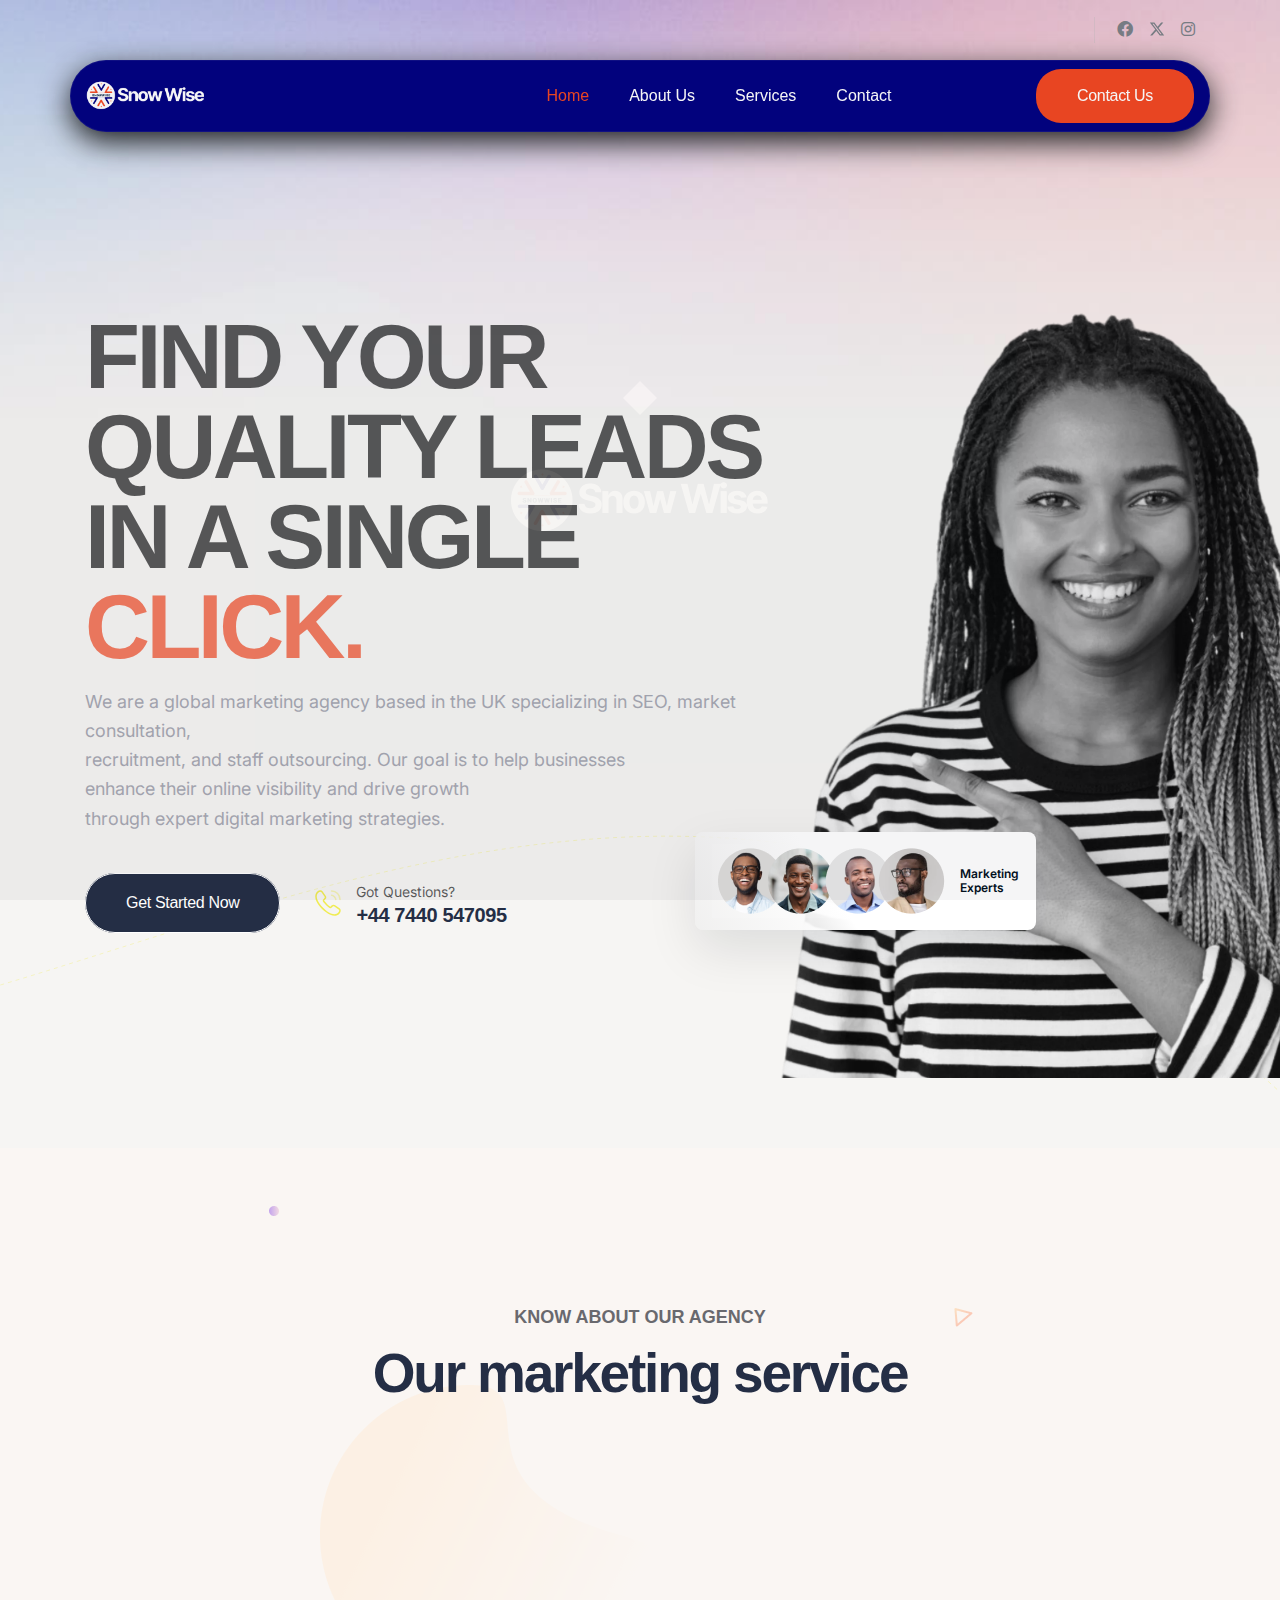
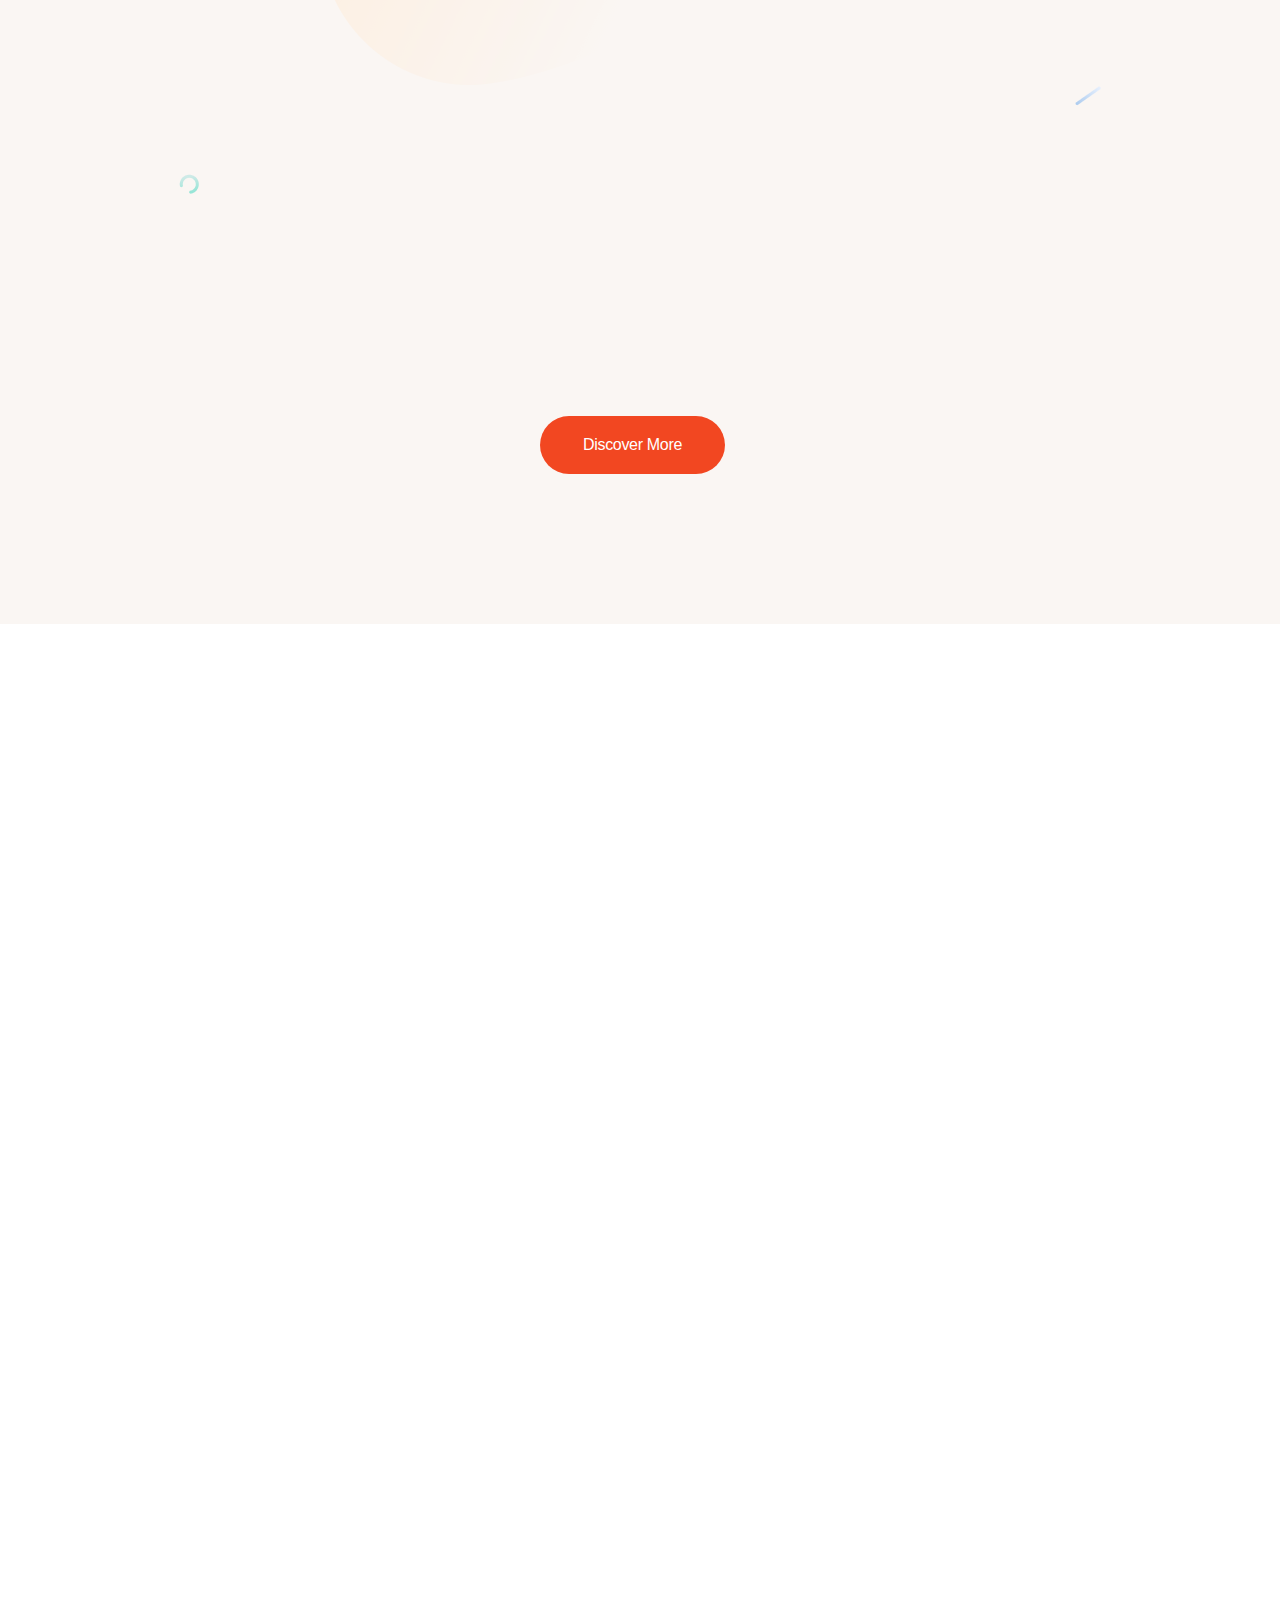
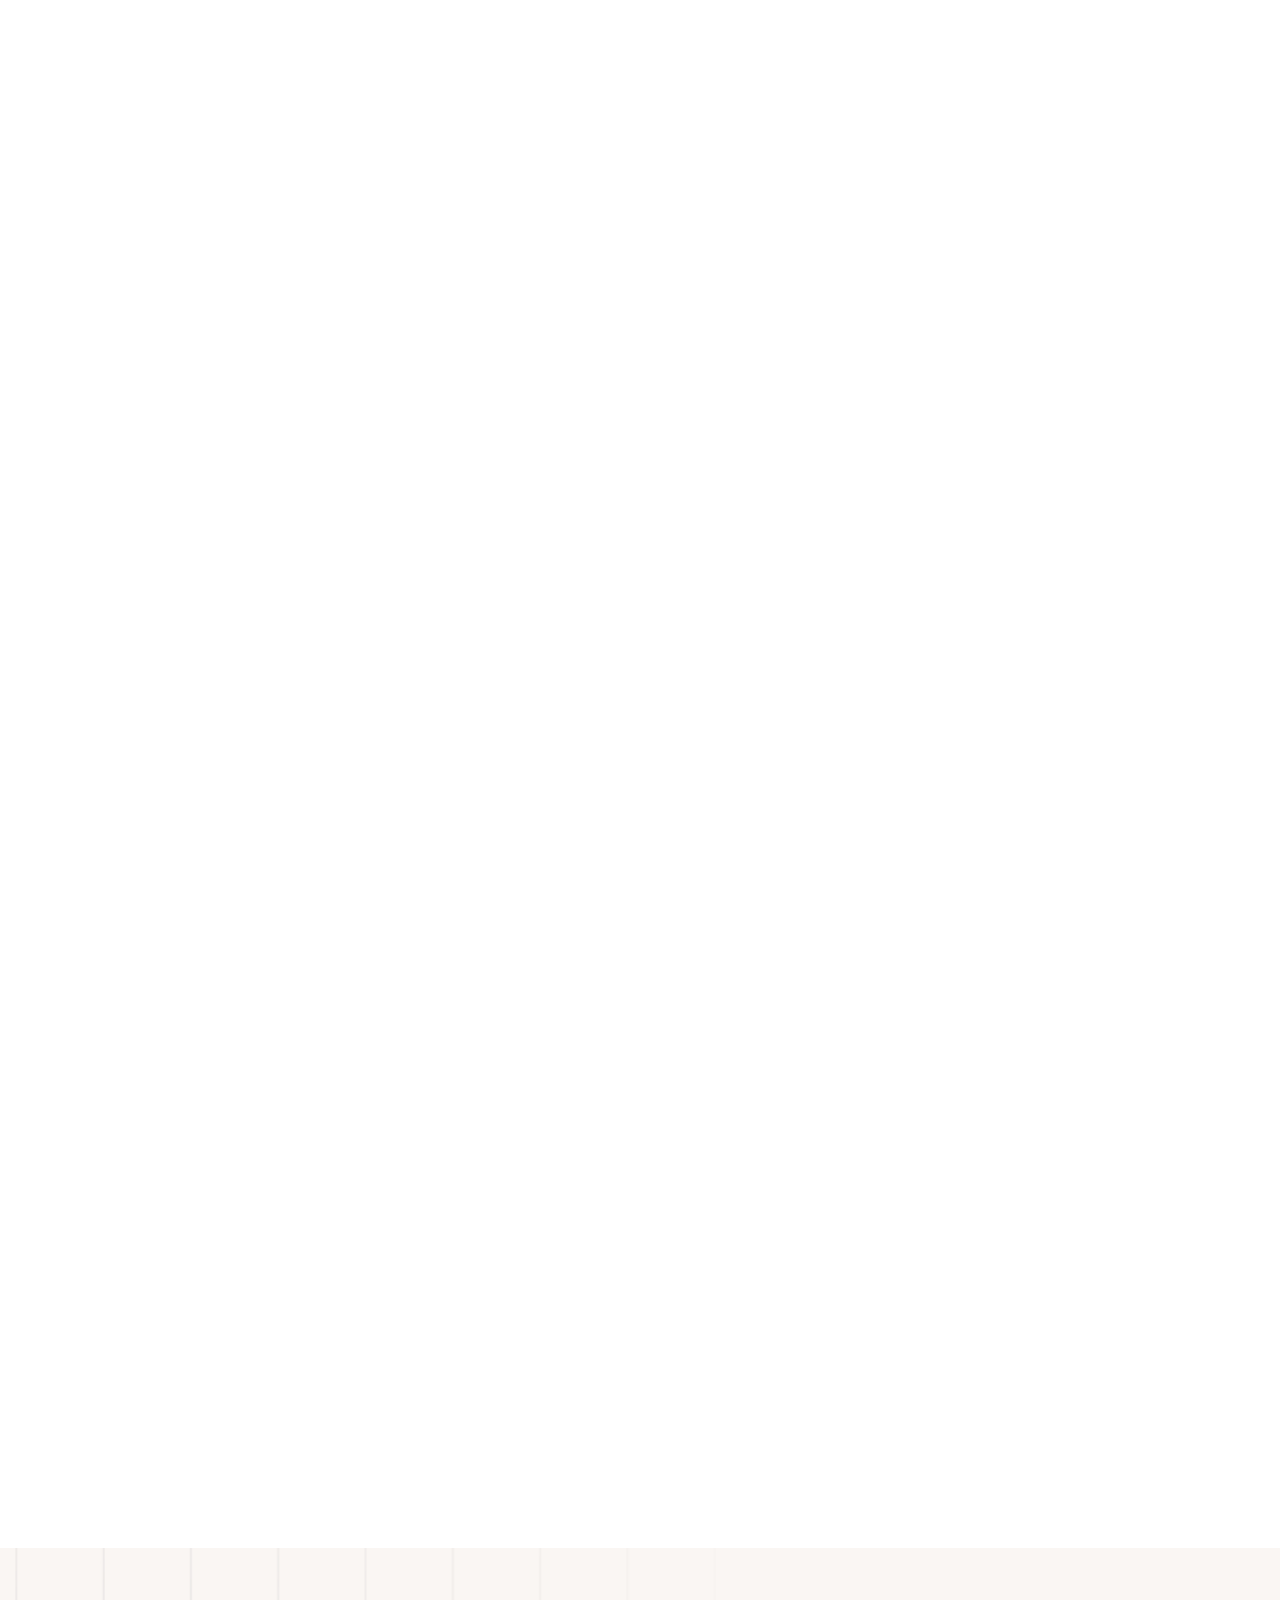
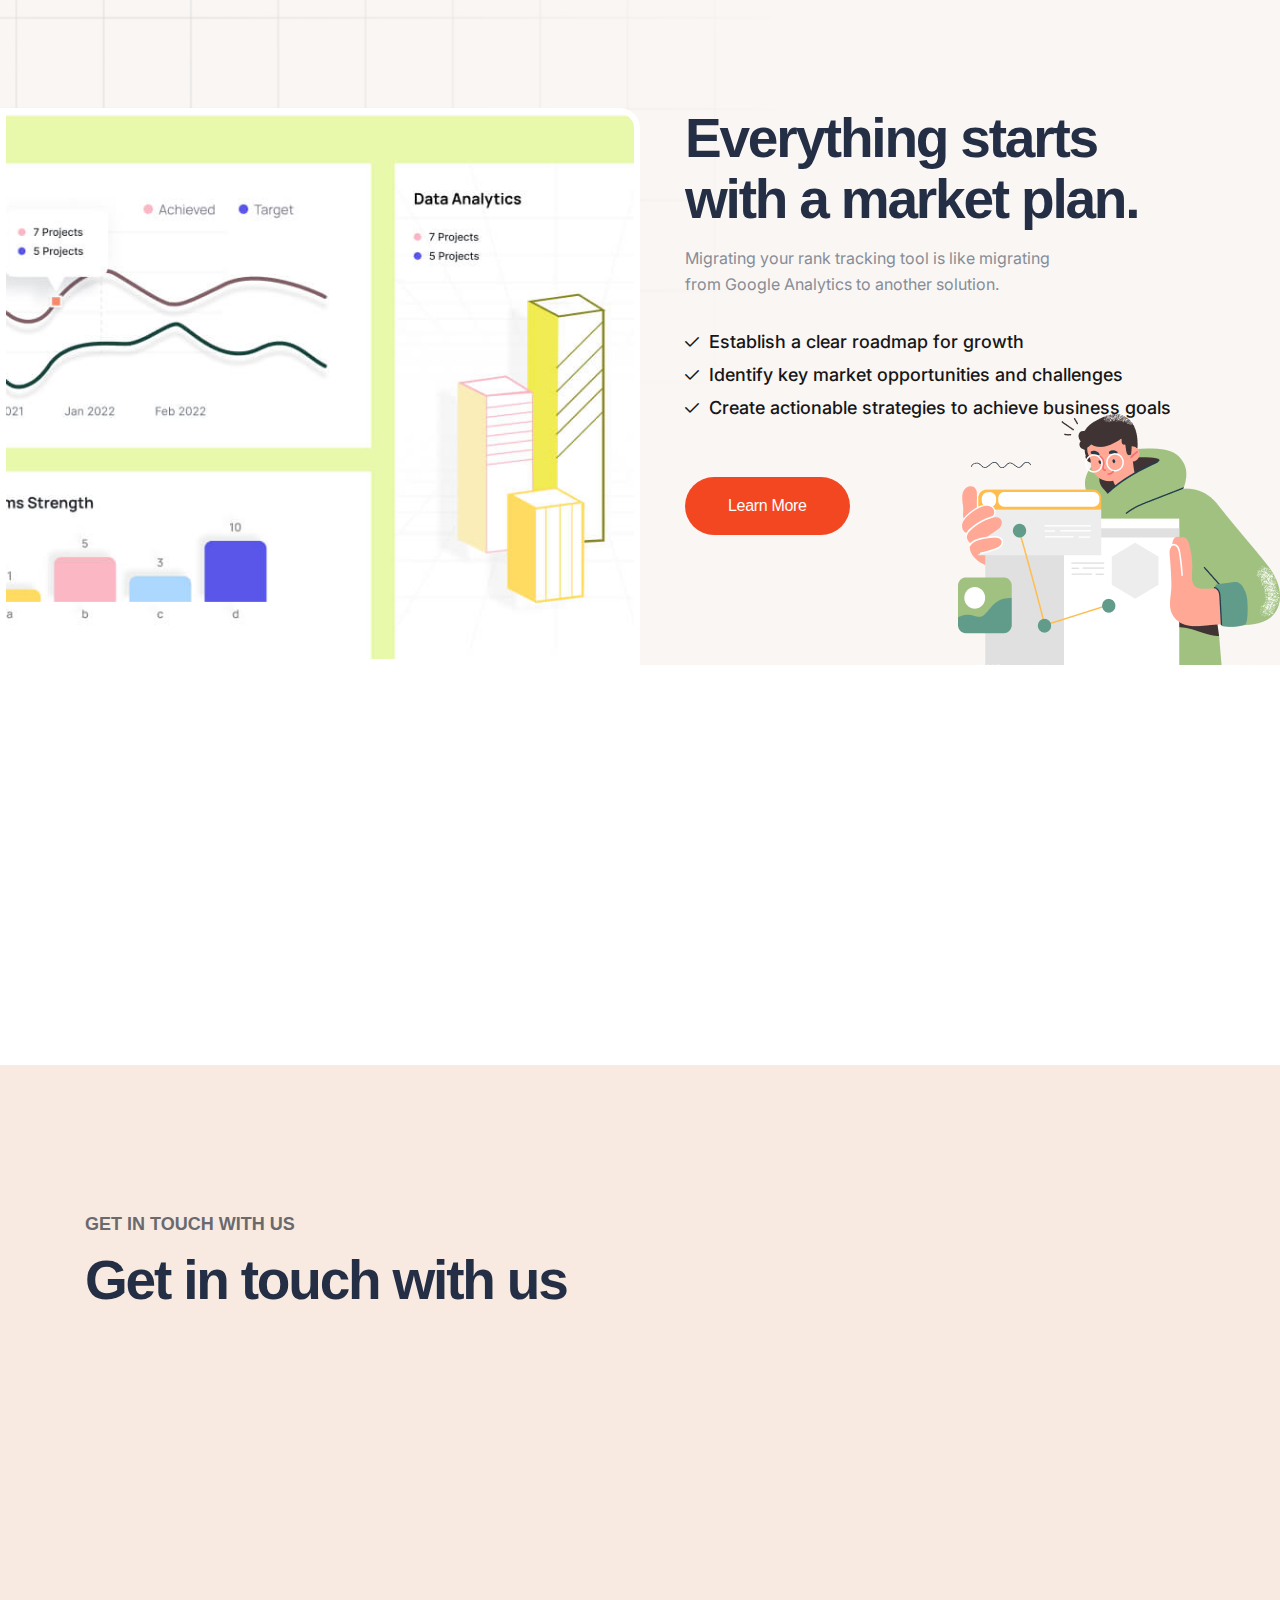
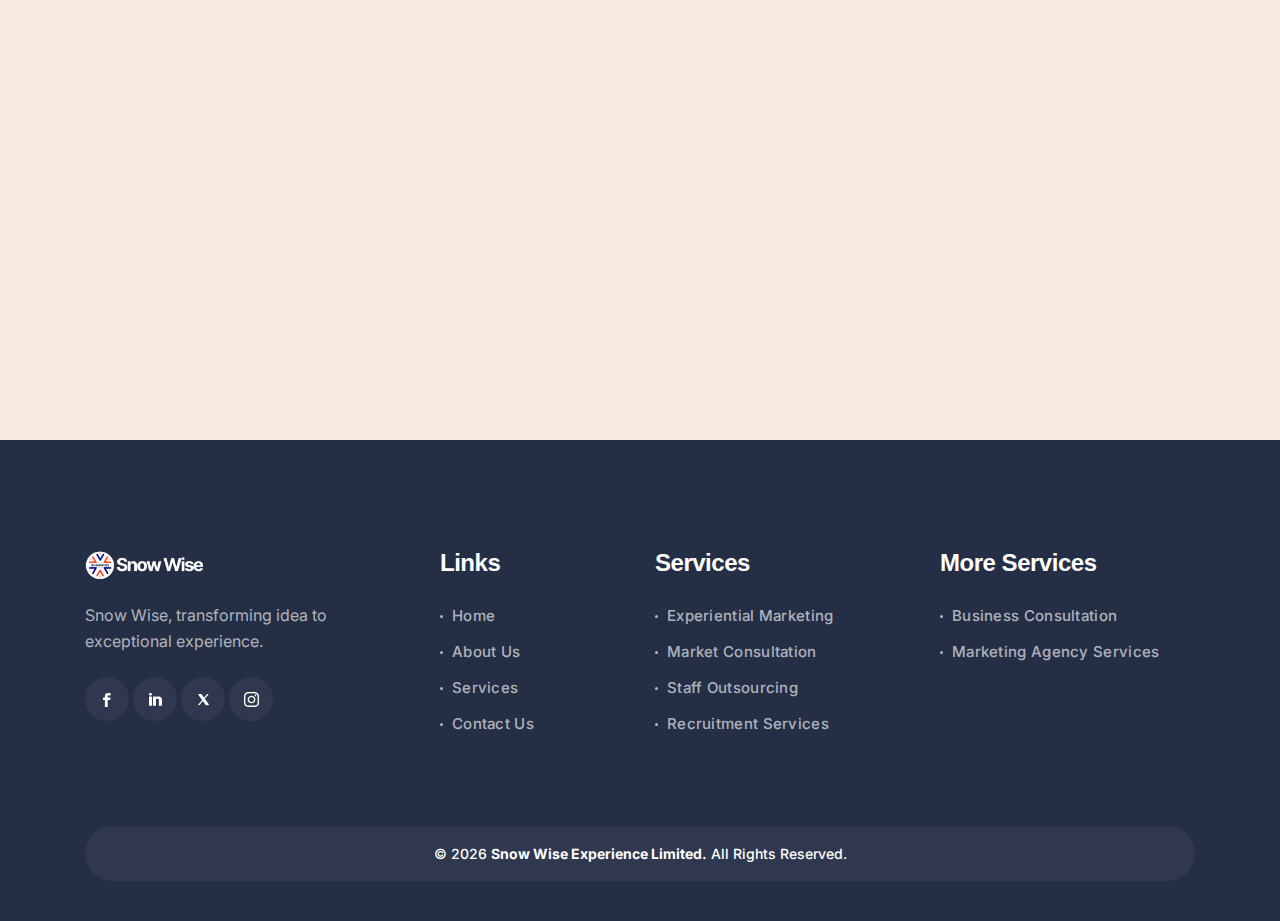
<file: index.html>
<!DOCTYPE html>
<html class="no-js" lang="en">
  <head>
    <meta charset="utf-8" />
    <meta http-equiv="x-ua-compatible" content="ie=edge" />
    <title>
      Snow Wise - ⁠Marketing solutions for all businesses as
      against all business
    </title>
    <meta name="viewport" content="width=device-width, initial-scale=1" />
    <meta
      name="description"
      content="Welcome to Snow Wise, your trusted partner for expert marketing solutions. We specialize in experiential marketing, market consultation, recruitment services, staff outsourcing, and comprehensive business consultation. Let us help your business thrive with innovative strategies and tailored solutions. Contact us today for a consultation!"
    />
    <meta
      name="keywords"
      content="Snow Wise, marketing agency, experiential marketing, market consultation, business recruitment, staff outsourcing, marketing consultation, business consultation, digital marketing, strategic marketing, professional marketing services, tailored marketing solutions"
    />
    <link rel="canonical" href="https://snowwise.co.uk/" />
    <meta name="robots" content="index, follow" />
    <meta name="author" content="https://snowwise.co.uk/" />
    <!-- Open Graph Tags -->
    <meta
      property="og:title"
      content="Snow Wise - ⁠Marketing solutions for all businesses as against all business"
    />
    <meta
      property="og:description"
      content="Welcome to Snow Wise, your go-to marketing agency for innovative marketing strategies and solutions. We offer experiential marketing, market consultation, recruitment services, staff outsourcing, and business strategy consulting. Let us drive your business forward!"
    />
    <meta
      property="og:image"
      content="https://snowwise.vercel.app/assets/img/images/marketing-og-image.png"
    />
    <meta property="og:url" content="https://snowwise.co.uk/" />
    <!-- Twitter Card Tags -->
    <meta name="twitter:card" content="summary_large_image" />
    <meta
      name="twitter:title"
      content="Snow Wise - ⁠Marketing solutions for all businesses as against all business"
    />
    <meta
      name="twitter:description"
      content="At Snow Wise, we specialize in marketing solutions designed to help your business grow. From experiential marketing to staff outsourcing, we've got you covered. Contact us today for expert marketing consultation!"
    />
    <meta
      name="twitter:image"
      content="https://snowwise.vercel.app/assets/img/images/marketing-og-image.png"
    />

    <!-- Place favicon.ico in the root directory -->
    <link
      rel="shortcut icon"
      type="image/x-icon"
      href="assets/img/favicon/favicon.png"
    />

    <!-- CSS here -->
    <link rel="stylesheet" href="assets/css/bootstrap.css" />
    <link rel="stylesheet" href="assets/css/animate.css" />
    <link rel="stylesheet" href="assets/css/custom-animation.css" />
    <link rel="stylesheet" href="assets/css/swiper-bundle.css" />
    <link rel="stylesheet" href="assets/css/slick.css" />
    <link rel="stylesheet" href="assets/css/magnific-popup.css" />
    <link rel="stylesheet" href="assets/css/font-awesome-pro.css" />
    <link rel="stylesheet" href="assets/css/spacing.css" />
    <link rel="stylesheet" href="assets/css/main.css" />
  </head>

  <body>
    <!-- preloader-start-area -->
    <div id="loading" class="preloader-layout">
      <div class="preloader-layout-wrap">
        <span class="loader"></span>
        <div class="preloader-logo">
          <img src="assets/img/logo/preloader.png" alt="" />
        </div>
      </div>
    </div>
    <!-- preloader-start-end -->

    <!-- back to top start -->
    <div class="back-to-top-wrapper">
      <button id="back_to_top" type="button" class="back-to-top-btn">
        <svg
          width="12"
          height="7"
          viewBox="0 0 12 7"
          fill="none"
          xmlns="http://www.w3.org/2000/svg"
        >
          <path
            d="M11 6L6 1L1 6"
            stroke="currentColor"
            stroke-width="1.5"
            stroke-linecap="round"
            stroke-linejoin="round"
          />
        </svg>
      </button>
    </div>
    <!-- back to top end -->

    <!-- offcanvas area start -->
    <div class="offcanvas__area">
      <div class="offcanvas__close">
        <button class="offcanvas__close-btn offcanvas-close-btn">
          <svg
            width="12"
            height="12"
            viewBox="0 0 12 12"
            fill="none"
            xmlns="http://www.w3.org/2000/svg"
          >
            <path
              d="M11 1L1 11"
              stroke="currentColor"
              stroke-width="1.5"
              stroke-linecap="round"
              stroke-linejoin="round"
            />
            <path
              d="M1 1L11 11"
              stroke="currentColor"
              stroke-width="1.5"
              stroke-linecap="round"
              stroke-linejoin="round"
            />
          </svg>
        </button>
      </div>
      <div class="offcanvas__wrapper">
        <div class="offcanvas__content">
          <div class="offcanvas__top mb-40">
            <div class="offcanvas__logo">
              <a href="/"
                ><img data-width="120" src="assets/img/logo/logo.png" alt=""
              /></a>
            </div>
          </div>
          <div class="tp-offcanvas-menu fix d-xl-none mb-30">
            <nav></nav>
          </div>
          <div class="offcanvas-info mb-50">
            <div class="offcanvas__contact-content d-flex">
              <div class="offcanvas__contact-content-icon">
                <i class="fa-sharp fa-solid fa-location-dot"></i>
              </div>
              <div class="offcanvas__contact-content-content">
                <a href="https://maps.app.goo.gl/52eJrQW471uhStBWA"
                  >105 North The Forge Forth Banks Newcastle Upon NE1 3AA
                </a>
              </div>
            </div>
            <div class="offcanvas__contact-content d-flex">
              <div class="offcanvas__contact-content-icon">
                <i class="fa-solid fa-envelope"></i>
              </div>
              <div class="offcanvas__contact-content-content">
                <a href="mailto:info@snowwiseltd.co.uk"
                  >info@snowwiseltd.co.uk</a
                >
              </div>
            </div>
            <div class="offcanvas__contact-content d-flex">
              <div class="offcanvas__contact-content-icon">
                <i class="fa-solid fa-phone"></i>
              </div>
              <div class="offcanvas__contact-content-content">
                <a href="tel:+447440547095"> +44 7440 547095</a>
              </div>
            </div>
          </div>
          <div class="offcanvas__social">
            <a class="icon facebook" href="#"
              ><i class="fab fa-facebook-f"></i
            ></a>
            <a class="icon twitter" href="#"><i class="fab fa-twitter"></i></a>
            <a class="icon linkedin" href="#"
              ><i class="fab fa-linkedin"></i
            ></a>
          </div>
        </div>
      </div>
    </div>
    <div class="body-overlay"></div>
    <!-- offcanvas area end -->

    <header>
      <!-- header-area-start -->
      <div class="tp-header-area tp-header-transparent">
        <div class="tp-header-2-top d-none d-md-block">
          <div class="container">
            <div class="row">
              <div class="col-md-6">
                <div class="tp-header-discount">
                  <!-- <p><img class="mr-5" src="assets/img/header/rocket.png" alt="rocket"> End of Year Sale: <span>Save up to 35%</span> on Tasks</p> -->
                </div>
              </div>
              <div class="col-md-6">
                <div class="tp-header-2-right">
                  <div class="tp-header-2-social">
                    <a href="#"><i class="fa-brands fa-facebook"></i></a>
                    <a href="#"
                      ><svg
                        xmlns="http://www.w3.org/2000/svg"
                        viewBox="0 0 512 512"
                      >
                        <path
                          d="M389.2 48h70.6L305.6 224.2 487 464H345L233.7 318.6 106.5 464H35.8L200.7 275.5 26.8 48H172.4L272.9 180.9 389.2 48zM364.4 421.8h39.1L151.1 88h-42L364.4 421.8z"
                        /></svg
                    ></a>
                    <a href="#"><i class="fa-brands fa-instagram"></i></a>
                  </div>
                </div>
              </div>
            </div>
          </div>
        </div>
        <div id="header-sticky" class="tp-header-2-bottom">
          <div class="container">
            <div class="tp-header-2-wrapper p-relative">
              <div class="row align-items-center">
                <div class="col-xl-2 col-lg-6 col-md-6 col-6">
                  <div class="tp-header-logo">
                    <a href="/"
                      ><img
                        data-width="120"
                        src="assets/img/logo/logo-white.png"
                        alt="logo"
                    /></a>
                  </div>
                </div>
                <div class="col-xl-7 d-none d-xl-block">
                  <div class="tp-main-menu tp-main-menu-2 text-end">
                    <nav class="tp-mobile-menu-active">
                      <ul>
                        <li class="is-active">
                          <a href="/">Home</a>
                        </li>
                        <li class="">
                          <a href="/about/">About Us</a>
                        </li>
                        <li class="">
                          <a href="/services/">Services</a>
                        </li>
                        <li class="">
                          <a href="/contact/">Contact</a>
                        </li>
                      </ul>
                    </nav>
                  </div>
                </div>
                <div class="col-xl-3 col-lg-6 col-md-6 col-6">
                  <div
                    class="tp-header-2-btn d-flex justify-content-end align-items-center"
                  >
                    <a
                      class="tp-btn-yellow-radius d-none d-md-block"
                      href="/contact/"
                      >Contact Us</a
                    >
                    <div class="tp-header-5-menu-bar d-block d-xl-none ml-15">
                      <button class="tp-offcanvas-open-btn offcanvas-open-btn">
                        <span></span>
                        <span></span>
                      </button>
                    </div>
                  </div>
                </div>
              </div>
            </div>
          </div>
        </div>
      </div>
      <!-- header-area-end -->
    </header>

    <main>
      <!-- tp-hero-area-start -->
      <div
        class="tp-hero-area p-relative bg-position z-index-1 fix"
        data-background="assets/img/hero/bg.jpg"
      >
        <div class="tp-hero-2-shape-four d-none d-lg-block">
          <div class="p-relative">
            <img
              class="tp-hero-2-shape-plane"
              src="assets/img/hero/hero-2/plane.png"
              alt=""
            />
            <span>
              <svg
                width="1813"
                height="497"
                viewBox="0 0 1813 497"
                fill="none"
                xmlns="http://www.w3.org/2000/svg"
              >
                <path
                  class="line-dash-path"
                  d="M75.7493 1C5.34648 47 -112.027 330 260.16 330C632.347 330 1175.72 -107 1730.95 311.5C1821.3 393.5 1903.53 468.667 1933.35 496"
                  stroke="url(#paint0_linear_154_35)"
                  stroke-dasharray="4 5"
                />
                <defs>
                  <linearGradient
                    id="paint0_linear_154_35"
                    x1="135.847"
                    y1="203.5"
                    x2="1803.35"
                    y2="578"
                    gradientUnits="userSpaceOnUse"
                  >
                    <stop offset="1" stop-color="#F0EC51" stop-opacity="0.3" />
                    <stop offset="1" stop-color="#17423B" stop-opacity="0.1" />
                  </linearGradient>
                </defs>
              </svg>
            </span>
          </div>
        </div>
        <div class="container">
          <div class="row align-items-end">
            <div class="col-lg-8">
              <div class="tp-hero-2-content-wrap tp-hero-2-space">
                <div class="tp-hero-text mb-40">
                  <h2
                    class="tp-hero-2-title pure-black mb-15 wow tpfadeUp"
                    data-wow-duration=".9s"
                    data-wow-delay=".3s"
                  >
                    Find your<br />
                    quality leads in a single <span>click.</span>
                  </h2>
                  <p
                    class="wow tpfadeUp"
                    data-wow-duration=".9s"
                    data-wow-delay=".5s"
                  >
                    We are a global marketing agency based in the UK
                    specializing in SEO, market consultation, <br />recruitment,
                    and staff outsourcing. Our goal is to help businesses
                    <br />enhance their online visibility and drive growth
                    <br />through expert digital marketing strategies.
                  </p>
                </div>
                <div
                  class="tp-hero-2-info flex-wrap d-flex align-items-center wow tpfadeUp"
                  data-wow-duration=".9s"
                  data-wow-delay=".7s"
                >
                  <div class="tp-hero-2-btn mb-20 mr-35">
                    <a class="tp-btn-border tp-btn-border-2" href="/contact/"
                      >Get Started Now</a
                    >
                  </div>
                  <div class="tp-hero-2-contact mb-20">
                    <span class="d-inline-block mr-15">
                      <svg
                        width="26"
                        height="26"
                        viewBox="0 0 26 26"
                        fill="none"
                        xmlns="http://www.w3.org/2000/svg"
                      >
                        <path
                          d="M24.964 20.596C24.964 21.028 24.868 21.472 24.664 21.904C24.46 22.336 24.196 22.744 23.848 23.128C23.26 23.776 22.612 24.244 21.88 24.544C21.16 24.844 20.38 25 19.54 25C18.316 25 17.008 24.712 15.628 24.124C14.248 23.536 12.868 22.744 11.5 21.748C10.12 20.74 8.812 19.624 7.564 18.388C6.328 17.14 5.212 15.832 4.216 14.464C3.232 13.096 2.44 11.728 1.864 10.372C1.288 9.004 1 7.696 1 6.448C1 5.632 1.144 4.852 1.432 4.132C1.72 3.4 2.176 2.728 2.812 2.128C3.58 1.372 4.42 1 5.308 1C5.644 1 5.98 1.072 6.28 1.216C6.592 1.36 6.868 1.576 7.084 1.888L9.868 5.812C10.084 6.112 10.24 6.388 10.348 6.652C10.456 6.904 10.516 7.156 10.516 7.384C10.516 7.672 10.432 7.96 10.264 8.236C10.108 8.512 9.88 8.8 9.592 9.088L8.68 10.036C8.548 10.168 8.488 10.324 8.488 10.516C8.488 10.612 8.5 10.696 8.524 10.792C8.56 10.888 8.596 10.96 8.62 11.032C8.836 11.428 9.208 11.944 9.736 12.568C10.276 13.192 10.852 13.828 11.476 14.464C12.124 15.1 12.748 15.688 13.384 16.228C14.008 16.756 14.524 17.116 14.932 17.332C14.992 17.356 15.064 17.392 15.148 17.428C15.244 17.464 15.34 17.476 15.448 17.476C15.652 17.476 15.808 17.404 15.94 17.272L16.852 16.372C17.152 16.072 17.44 15.844 17.716 15.7C17.992 15.532 18.268 15.448 18.568 15.448C18.796 15.448 19.036 15.496 19.3 15.604C19.564 15.712 19.84 15.868 20.14 16.072L24.112 18.892C24.424 19.108 24.64 19.36 24.772 19.66C24.892 19.96 24.964 20.26 24.964 20.596Z"
                          stroke="#F0EC51"
                          stroke-width="1.5"
                          stroke-miterlimit="10"
                        />
                        <path
                          opacity="0.4"
                          d="M20.7997 9.40041C20.7997 8.68041 20.2357 7.57641 19.3957 6.67641C18.6277 5.84841 17.6077 5.20041 16.5997 5.20041"
                          stroke="#F0EC51"
                          stroke-width="1.5"
                          stroke-linecap="round"
                          stroke-linejoin="round"
                        />
                        <path
                          opacity="0.4"
                          d="M24.9997 9.4C24.9997 4.756 21.2437 1 16.5997 1"
                          stroke="#F0EC51"
                          stroke-width="1.5"
                          stroke-linecap="round"
                          stroke-linejoin="round"
                        />
                      </svg>
                    </span>
                    <div class="tp-hero-2-contact-content">
                      <span>Got Questions?</span>
                      <h6><a href="tel:+447440547095">+44 7440 547095</a></h6>
                    </div>
                  </div>
                </div>
              </div>
            </div>
            <div class="col-lg-4">
              <div
                class="tp-hero-2-right wow tpfadeRight"
                data-wow-duration=".9s"
                data-wow-delay=".7s"
              >
                <div class="tp-hero-2-thumb p-relative">
                  <img
                    class="hero-img"
                    src="assets/img/hero/hero-2/thumb.webp"
                    alt="Hero image"
                  />
                  <div class="tp-hero-2-shape">
                    <span class="tp-hero-2-shape-icon">
                      <svg
                        width="19"
                        height="22"
                        viewBox="0 0 19 22"
                        fill="none"
                        xmlns="http://www.w3.org/2000/svg"
                      >
                        <path
                          d="M17 8.50357L9.5 2L2 8.50357"
                          stroke="white"
                          stroke-width="3"
                          stroke-miterlimit="10"
                          stroke-linecap="round"
                          stroke-linejoin="round"
                        />
                        <path
                          d="M9.5 20.2142V2.18206"
                          stroke="white"
                          stroke-width="3"
                          stroke-miterlimit="10"
                          stroke-linecap="round"
                          stroke-linejoin="round"
                        />
                      </svg>
                    </span>
                    <h4>
                      <span
                        data-purecounter-duration="1"
                        data-purecounter-end="50"
                        class="purecounter"
                        >0</span
                      >%
                    </h4>
                    <p>Yearly Growth</p>
                  </div>
                  <div class="tp-hero-2-shape-two">
                    <img src="assets/img/hero/hero-2/group.png" alt="group" />
                    <p>
                      Marketing<br />
                      Experts
                    </p>
                  </div>
                  <div class="tp-hero-2-shape-three">
                    <img src="assets/img/hero/hero-2/shape3.png" alt="group" />
                  </div>
                </div>
              </div>
            </div>
          </div>
        </div>
      </div>
      <!-- tp-hero-area-end -->

      <!-- tp-service-area-start -->
      <div
        class="tp-service-2-area tp-service-2-ptb pure-white-bg p-relative z-index-1 pt-160 pb-130 fix"
      >
        <div class="tp-service-2-shape-wrap">
          <img
            class="tp-service-2-shape-one"
            src="assets/img/service/service2/shape.png"
            alt="shape"
          />
          <img
            class="tp-service-2-shape-two d-none d-lg-none"
            src="assets/img/service/service2/shape2.png"
            alt="shape"
          />
          <img
            class="tp-service-2-shape-three tree-move"
            src="assets/img/service/service2/shape3.png"
            alt="shape"
          />
          <img
            class="tp-service-2-shape-four tprotate"
            src="assets/img/service/service2/shape4.png"
            alt="shape"
          />
          <img
            class="tp-service-2-shape-five tprotate"
            src="assets/img/service/service2/shape5.png"
            alt="shape"
          />
          <img
            class="tp-service-2-shape-six upslide"
            src="assets/img/service/service2/shape6.png"
            alt="shape"
          />
        </div>
        <div class="container">
          <div class="row">
            <div class="col-12">
              <div class="tp-section-title-wrap mb-50 text-center">
                <span
                  class="tp-section-subtitle mb-15 d-inline-block color-gray"
                  >KNOW ABOUT OUR AGENCY</span
                >
                <h2 class="tp-section-title">Our marketing service</h2>
              </div>
            </div>
            <div class="col-lg-4 col-md-6">
              <div
                class="tp-service-2-item mb-30 text-center wow tpfadeUp"
                data-wow-duration=".9s"
                data-wow-delay=".3s"
              >
                <span class="tp-service-2-subtitle"
                  >Experiential Marketing</span
                >
                <h4 class="tp-service-2-title mb-40">
                  <a href="/services/"
                    >Create Experiences Connecting Brands With Audiences.</a
                  >
                </h4>
                <div class="tp-service-2-btn mb-40">
                  <a href="/services/"
                    >See More <i class="fa-sharp fa-regular fa-arrow-right"></i
                  ></a>
                </div>
                <div class="tp-service-2-icon">
                  <img src="assets/img/service/icon.png" alt="icon" />
                </div>
              </div>
            </div>
            <div class="col-lg-4 col-md-6">
              <div
                class="tp-service-2-item mb-30 text-center wow tpfadeUp"
                data-wow-duration=".9s"
                data-wow-delay=".5s"
              >
                <span class="tp-service-2-subtitle">SEO Optimization</span>
                <h4 class="tp-service-2-title mb-40">
                  <a href="/services/"
                    >Creative SEO And Campaigns that Convert Your Success.</a
                  >
                </h4>
                <div class="tp-service-2-btn mb-40">
                  <a href="/services/"
                    >See More <i class="fa-sharp fa-regular fa-arrow-right"></i
                  ></a>
                </div>
                <div class="tp-service-2-icon">
                  <img src="assets/img/service/icon-2.png" alt="icon" />
                </div>
              </div>
            </div>
            <div class="col-lg-4 col-md-6">
              <div
                class="tp-service-2-item mb-30 text-center wow tpfadeUp"
                data-wow-duration=".9s"
                data-wow-delay=".7s"
              >
                <span class="tp-service-2-subtitle">Staff Outsourcing</span>
                <h4 class="tp-service-2-title mb-40">
                  <a href="/services/"
                    >Efficient Staff Outsourcing To Optimize Company
                    Workforce.</a
                  >
                </h4>
                <div class="tp-service-2-btn mb-40">
                  <a href="/services/"
                    >See More <i class="fa-sharp fa-regular fa-arrow-right"></i
                  ></a>
                </div>
                <div class="tp-service-2-icon">
                  <img src="assets/img/service/icon-3.png" alt="icon" />
                </div>
              </div>
            </div>
            <div class="col-12 text-center pt-30">
              <div class="tp-about-2-btn">
                <a
                  class="tp-btn-yellow-radius tp-btn-yellow-radius-lg mb-20 mr-15"
                  href="/services"
                  >Discover More</a
                >
                <!-- <a class="tp-about-2-number mb-20" href="tel:+447440547095">+44 7440 547095</a> -->
              </div>
            </div>
          </div>
        </div>
      </div>
      <!-- tp-service-area-end -->

      <!-- tp-about-area-start -->
      <div class="tp-about-area tp-about-ptb pt-160 pb-120">
        <div class="container">
          <div class="row">
            <div class="col-lg-6 mb-40">
              <div
                class="tp-about-2-thumb-wrap p-relative wow tpfadeLeft"
                data-wow-duration=".9s"
                data-wow-delay=".3s"
              >
                <div class="row gx-15">
                  <div class="col-md-6">
                    <div class="tp-about-2-thumb mb-20">
                      <img
                        class="inner-thumb-1 d-none d-lg-inline-block mb-20 mt-30"
                        src="assets/img/about/service2/chart.jpg"
                        alt="chart"
                      />
                      <img
                        src="assets/img/about/service2/thumb.png"
                        alt="thumb"
                      />
                    </div>
                  </div>
                  <div class="col-md-6">
                    <div class="tp-about-2-thumb mb-20">
                      <img
                        src="assets/img/about/service2/thumb-2.jpg"
                        alt="thumb"
                      />
                      <img
                        class="inner-thumb-2 d-none d-lg-inline-block"
                        src="assets/img/about/service2/chart-2.jpg"
                        alt="chart"
                      />
                    </div>
                  </div>
                </div>
                <img
                  class="tp-about-2-thumb-5 d-none d-xl-block"
                  src="assets/img/about/service2/shape.png"
                  alt="shape"
                />
                <img
                  class="tp-about-2-thumb-6 d-none d-xl-block"
                  src="assets/img/about/service2/shape-2.png"
                  alt="shape"
                />
              </div>
            </div>
            <div class="col-lg-6">
              <div
                class="tp-about-content ml-30 wow tpfadeRight"
                data-wow-duration=".9s"
                data-wow-delay=".3s"
              >
                <div class="tp-section-title-wrap mb-40">
                  <span
                    class="tp-section-subtitle mb-15 d-inline-block color-gray"
                    >WHAT WE DO</span
                  >
                  <h2 class="tp-section-title">
                    Marketing solutions for all business
                  </h2>
                </div>
                <div class="tp-about-2-list-wrap mb-50">
                  <div class="tp-about-2-list d-flex mb-30">
                    <div class="tp-about-2-list-icon">
                      <img
                        src="assets/img/about/service2/icon.png"
                        alt="icon"
                      />
                    </div>
                    <div class="tp-about-2-list-content">
                      <span>SEO Optimization</span>
                      <h4 class="tp-about-2-list-title">
                        Complete site<br />
                        speed optimization service.
                      </h4>
                    </div>
                  </div>
                  <div class="tp-about-2-list d-flex">
                    <div class="tp-about-2-list-icon">
                      <img
                        src="assets/img/about/service2/icon-2.png"
                        alt="icon"
                      />
                    </div>
                    <div class="tp-about-2-list-content">
                      <span>Detailed Marketing Agency Service</span>
                      <h4 class="tp-about-2-list-title">
                        The easiest way to<br />
                        improve your business forward.
                      </h4>
                    </div>
                  </div>
                </div>
                <div class="tp-about-2-btn">
                  <a
                    class="tp-btn-yellow-radius tp-btn-yellow-radius-lg mb-20 mr-15"
                    href="/contact"
                    >Get Started Now</a
                  >
                  <a class="tp-about-2-number mb-20" href="tel:+447440547095"
                    >Give Us A Call</a
                  >
                </div>
              </div>
            </div>
          </div>
        </div>
      </div>
      <!-- tp-about-area-end -->

      <!-- tp-counter-area-start -->
      <div class="tp-counter-area tp-counter-ptb pb-130">
        <div class="container">
          <div class="row gx-10">
            <div class="col-lg-4 col-md-6">
              <div
                class="tp-counter-2-wrap p-relative fix mb-30 wow tpfadeUp"
                data-wow-duration=".9s"
                data-wow-delay=".3s"
              >
                <span class="tp-counter-2-shape">
                  <svg
                    width="26"
                    height="70"
                    viewBox="0 0 26 70"
                    fill="none"
                    xmlns="http://www.w3.org/2000/svg"
                  >
                    <path
                      d="M12.5874 69.3257L12.6719 0.0114485"
                      stroke="#D1D6C2"
                      stroke-width="1.5"
                      stroke-miterlimit="10"
                    />
                    <path
                      d="M25.5913 12.3101C18.5186 12.3101 12.7956 6.80423 12.7956 2.27577e-05"
                      stroke="#D1D6C2"
                      stroke-width="1.5"
                      stroke-miterlimit="10"
                    />
                    <path
                      d="M12.7955 2.27577e-05C12.7955 6.80423 7.07249 12.3101 -0.000172746 12.3101"
                      stroke="#D1D6C2"
                      stroke-width="1.5"
                      stroke-miterlimit="10"
                    />
                  </svg>
                </span>
                <div class="tp-counter-2-icon">
                  <span class="mb-15 d-inline-block">
                    <svg
                      width="32"
                      height="30"
                      viewBox="0 0 32 30"
                      fill="none"
                      xmlns="http://www.w3.org/2000/svg"
                    >
                      <path
                        d="M9.91565 0.000244203C10.9104 0.0304958 11.8735 0.204177 12.8067 0.52154H12.8998C12.963 0.55154 13.0103 0.584697 13.0419 0.614697C13.3909 0.7268 13.7209 0.853114 14.0366 1.0268L14.6366 1.29521C14.8735 1.42153 15.1577 1.65678 15.3156 1.7531C15.4735 1.84626 15.6471 1.94257 15.7892 2.05151C17.5434 0.711011 19.6734 -0.0152929 21.8681 0.000244203C22.8644 0.000244203 23.8591 0.14102 24.8049 0.458383C30.6327 2.35309 32.7326 8.74772 30.9785 14.3371C29.9837 17.1934 28.3575 19.8002 26.2275 21.9301C23.1786 24.8827 19.8329 27.5037 16.2313 29.7616L15.8366 30L15.4261 29.7458C11.8119 27.5037 8.44725 24.8827 5.36994 21.9143C3.25418 19.7844 1.62631 17.1934 0.615805 14.3371C-1.16838 8.74772 0.93159 2.35309 6.82255 0.425226C7.28043 0.267334 7.75253 0.15681 8.22621 0.0952316H8.41568C8.85935 0.0304958 9.29987 0.000244203 9.74197 0.000244203H9.91565ZM23.9838 4.98989C23.3365 4.76726 22.626 5.1162 22.3891 5.77935C22.1681 6.44249 22.5154 7.1688 23.1786 7.40406C24.1907 7.783 24.868 8.7793 24.868 9.88296V9.93191C24.838 10.2935 24.947 10.6424 25.168 10.9108C25.3891 11.1793 25.7207 11.3356 26.068 11.3687C26.7154 11.3514 27.268 10.8319 27.3154 10.1672V9.97928C27.3627 7.76721 26.0222 5.76356 23.9838 4.98989Z"
                        fill="#F24721"
                      />
                    </svg>
                  </span>
                  <h4 class="tp-counter-2-title">
                    Our Global<br />
                    Customer
                  </h4>
                </div>
                <h2 class="tp-counter-2-count mt-30">
                  <span
                    data-purecounter-duration="1"
                    data-purecounter-end="2"
                    class="purecounter"
                    >0</span
                  >.3k
                </h2>
              </div>
            </div>
            <div class="col-lg-4 col-md-6">
              <div
                class="tp-counter-2-wrap prime-bg p-relative fix mb-30 wow tpfadeUp"
                data-wow-duration=".9s"
                data-wow-delay=".5s"
              >
                <span class="tp-counter-2-shape middle-icon">
                  <svg
                    width="26"
                    height="70"
                    viewBox="0 0 26 70"
                    fill="none"
                    xmlns="http://www.w3.org/2000/svg"
                  >
                    <path
                      d="M12.5873 0.00486967L12.6717 69.3191"
                      stroke="#E9DFD7"
                      stroke-width="1.5"
                      stroke-miterlimit="10"
                    />
                    <path
                      d="M25.5913 57.0205C18.5186 57.0205 12.7956 62.5263 12.7956 69.3305"
                      stroke="#E9DFD7"
                      stroke-width="1.5"
                      stroke-miterlimit="10"
                    />
                    <path
                      d="M12.7957 69.3305C12.7957 62.5263 7.07261 57.0205 -5.06759e-05 57.0205"
                      stroke="#E9DFD7"
                      stroke-width="1.5"
                      stroke-miterlimit="10"
                    />
                  </svg>
                </span>
                <div class="tp-counter-2-icon">
                  <span class="mb-15 d-inline-block">
                    <svg
                      width="34"
                      height="32"
                      viewBox="0 0 34 32"
                      fill="none"
                      xmlns="http://www.w3.org/2000/svg"
                    >
                      <path
                        d="M16.8244 0L22.0231 10.5321L33.6488 12.2313L25.2366 20.4248L27.2219 32L16.8244 26.5321L6.42692 32L8.4122 20.4248L0 12.2313L11.6257 10.5321L16.8244 0Z"
                        fill="#AB6C56"
                      />
                    </svg>
                  </span>
                  <h4 class="tp-counter-2-title">
                    Our Completed<br />
                    Projects
                  </h4>
                </div>
                <h2 class="tp-counter-2-count tp-counter-2-count-two">
                  <span
                    data-purecounter-duration="1"
                    data-purecounter-end="1"
                    class="purecounter"
                    >0</span
                  >.8k
                </h2>
              </div>
            </div>
            <div class="col-lg-4 col-md-6">
              <div
                class="tp-counter-2-wrap p-relative fix mb-30 wow tpfadeUp"
                data-wow-duration=".9s"
                data-wow-delay=".7s"
              >
                <span class="tp-counter-2-shape">
                  <svg
                    width="26"
                    height="70"
                    viewBox="0 0 26 70"
                    fill="none"
                    xmlns="http://www.w3.org/2000/svg"
                  >
                    <path
                      d="M12.5874 69.3257L12.6719 0.0114485"
                      stroke="#D1D6C2"
                      stroke-width="1.5"
                      stroke-miterlimit="10"
                    />
                    <path
                      d="M25.5913 12.3101C18.5186 12.3101 12.7956 6.80423 12.7956 2.27577e-05"
                      stroke="#D1D6C2"
                      stroke-width="1.5"
                      stroke-miterlimit="10"
                    />
                    <path
                      d="M12.7955 2.27577e-05C12.7955 6.80423 7.07249 12.3101 -0.000172746 12.3101"
                      stroke="#D1D6C2"
                      stroke-width="1.5"
                      stroke-miterlimit="10"
                    />
                  </svg>
                </span>
                <div class="tp-counter-2-icon">
                  <span class="mb-15 d-inline-block">
                    <svg
                      width="33"
                      height="32"
                      viewBox="0 0 33 32"
                      fill="none"
                      xmlns="http://www.w3.org/2000/svg"
                    >
                      <path
                        d="M11.2641 0C7.07209 0 3.66406 3.40803 3.66406 7.60007C3.66406 11.7121 6.88009 15.0401 11.0721 15.1841C11.2001 15.1681 11.3281 15.1681 11.4241 15.1841C11.4561 15.1841 11.4721 15.1841 11.5041 15.1841C11.5201 15.1841 11.5201 15.1841 11.5361 15.1841C15.6322 15.0401 18.8482 11.7121 18.8642 7.60007C18.8642 3.40803 15.4562 0 11.2641 0Z"
                        fill="#001F3F"
                      />
                      <path
                        d="M19.3922 19.44C14.9281 16.464 7.64807 16.464 3.15203 19.44C1.12001 20.8 0 22.6401 0 24.6081C0 26.5761 1.12001 28.4001 3.13603 29.7441C5.37605 31.2481 8.32007 32.0001 11.2641 32.0001C14.2081 32.0001 17.1522 31.2481 19.3922 29.7441C21.4082 28.3841 22.5282 26.5601 22.5282 24.5761C22.5122 22.6081 21.4082 20.784 19.3922 19.44Z"
                        fill="#001F3F"
                      />
                      <path
                        d="M28.848 8.54411C29.104 11.6481 26.896 14.3682 23.84 14.7362C23.824 14.7362 23.824 14.7362 23.808 14.7362H23.76C23.664 14.7362 23.568 14.7362 23.488 14.7682C21.936 14.8482 20.512 14.3522 19.4399 13.4402C21.088 11.9681 22.032 9.76012 21.84 7.3601C21.728 6.06409 21.28 4.88008 20.608 3.87207C21.216 3.56806 21.92 3.37606 22.64 3.31206C25.776 3.04006 28.576 5.37608 28.848 8.54411Z"
                        fill="#001F3F"
                      />
                      <path
                        d="M32.0482 23.344C31.9202 24.896 30.9282 26.24 29.2641 27.152C27.6641 28.0321 25.6481 28.4481 23.6481 28.4001C24.8001 27.36 25.4721 26.064 25.6001 24.688C25.7601 22.704 24.8161 20.8 22.9281 19.28C21.8561 18.432 20.6081 17.76 19.248 17.264C22.7841 16.2399 27.2321 16.928 29.9681 19.136C31.4402 20.32 32.1922 21.808 32.0482 23.344Z"
                        fill="#001F3F"
                      />
                    </svg>
                  </span>
                  <h4 class="tp-counter-2-title">
                    Businesses We've <br />Worked With
                  </h4>
                </div>
                <h2 class="tp-counter-2-count tp-counter-2-count-two">
                  <span
                    data-purecounter-duration="1"
                    data-purecounter-end="800"
                    class="purecounter"
                    >0</span
                  >
                </h2>
              </div>
            </div>
          </div>
        </div>
      </div>
      <!-- tp-counter-area-end -->

      <!-- tp-portfolio-area-start -->
      <!-- <section class="tp-portfolio-area tp-portfolio-ptb pb-120 fix">
         <div class="container">
            <div class="row">
               <div class="col-lg-5 mb-40">
                  <div class="tp-portfolio-tab-wrap p-relative h-100 wow tpfadeLeft" data-wow-duration=".9s" data-wow-delay=".3s">
                     <img class="tp-portfolio-shape tptranslateX2 d-none d-xl-block" src="assets/img/portfolio/portfolio-2/jump.png" alt="">
                     <div class="tp-section-title-wrap mb-20">
                        <span class="tp-section-subtitle mb-15 d-inline-block color-gray">OUR PORTFOLIO</span>
                        <h2 class="tp-section-title">Creative work<br>  we done</h2>
                     </div>
                     <div class="tp-portfolio-tab">
                        <div class="nav flex-column nav-pills me-3" id="v-pills-tab" role="tablist" aria-orientation="vertical">
                           <button class="nav-link tp-portfolio-btn" id="v-pills-home-tab" data-bs-toggle="pill" data-bs-target="#v-pills-home" type="button" role="tab" aria-controls="v-pills-home" aria-selected="false">All Work</button>
                           <button class="nav-link tp-portfolio-btn active" id="v-pills-profile-tab" data-bs-toggle="pill" data-bs-target="#v-pills-profile" type="button" role="tab" aria-controls="v-pills-profile" aria-selected="true">Marketing</button>
                           <button class="nav-link tp-portfolio-btn" id="v-pills-messages-tab" data-bs-toggle="pill" data-bs-target="#v-pills-messages" type="button" role="tab" aria-controls="v-pills-messages" aria-selected="false">Web Design</button>
                           <button class="nav-link tp-portfolio-btn" id="v-pills-design-tab" data-bs-toggle="pill" data-bs-target="#v-pills-design" type="button" role="tab" aria-controls="v-pills-design" aria-selected="false">Branding</button>
                        </div>
                     </div>
                  </div>
               </div>
               <div class="col-lg-7 mb-40">
                  <div class="tab-content wow tpfadeRight" data-wow-duration=".9s" data-wow-delay=".3s">
                     <div class="tab-content" id="v-pills-tabContent">
                        <div class="tab-pane fade" id="v-pills-home" role="tabpanel" aria-labelledby="v-pills-home-tab">
                           <div class="tp-protfolio-wrapper swiper-container portfolio-4-active">
                              <div class="swiper-wrapper">
                                 <div class="swiper-slide">
                                    <div class="tp-portfolio-item p-relative">
                                       <div class="tp-portfolio-thumb">
                                       <img src="assets/img/portfolio/portfolio-2/thumb-3.jpg" alt="">
                                       </div>
                                       <div class="tp-portfolio-content">
                                          <span class="tp-portfolio-subtitle">Digital Marketing</span>
                                          <h4 class="tp-portfolio-title"><a class="underline-black" href="/works/">Realistic 3d model</a></h4>
                                       </div>
                                    </div>
                                 </div>
                                 <div class="swiper-slide">
                                    <div class="tp-portfolio-item p-relative">
                                       <div class="tp-portfolio-thumb">
                                       <img src="assets/img/portfolio/portfolio-2/thumb-2.jpg" alt="">
                                       </div>
                                       <div class="tp-portfolio-content">
                                          <span class="tp-portfolio-subtitle">Digital Marketing</span>
                                          <h4 class="tp-portfolio-title"><a class="underline-black" href="/works/">Crafting Data-Driven</a></h4>
                                       </div>
                                    </div>
                                 </div>
                                 <div class="swiper-slide">
                                    <div class="tp-portfolio-item p-relative">
                                       <div class="tp-portfolio-thumb">
                                       <img src="assets/img/portfolio/portfolio-2/thumb-1.jpg" alt="">
                                       </div>
                                       <div class="tp-portfolio-content">
                                          <span class="tp-portfolio-subtitle">Digital Marketing</span>
                                          <h4 class="tp-portfolio-title"><a class="underline-black" href="/works/">Innovative Web</a></h4>
                                       </div>
                                    </div>
                                 </div>
                              </div>
                           </div>
                        </div>
                        <div class="tab-pane fade show active" id="v-pills-profile" role="tabpanel" aria-labelledby="v-pills-profile-tab">
                           <div class="tp-protfolio-wrapper swiper-container portfolio-4-active">
                              <div class="swiper-wrapper">
                                 <div class="swiper-slide">
                                    <div class="tp-portfolio-item p-relative">
                                       <div class="tp-portfolio-thumb">
                                       <img src="assets/img/portfolio/portfolio-2/thumb-3.jpg" alt="">
                                       </div>
                                       <div class="tp-portfolio-content">
                                          <span class="tp-portfolio-subtitle">Digital Marketing</span>
                                          <h4 class="tp-portfolio-title"><a class="underline-black" href="/works/">Designing the Future</a></h4>
                                       </div>
                                    </div>
                                 </div>
                                 <div class="swiper-slide">
                                    <div class="tp-portfolio-item p-relative">
                                       <div class="tp-portfolio-thumb">
                                       <img src="assets/img/portfolio/portfolio-2/thumb-4.jpg" alt="">
                                       </div>
                                       <div class="tp-portfolio-content">
                                          <span class="tp-portfolio-subtitle">Digital Marketing</span>
                                          <h4 class="tp-portfolio-title"><a class="underline-black" href="/works/">Realistic 3d model</a></h4>
                                       </div>
                                    </div>
                                 </div>
                                 <div class="swiper-slide">
                                    <div class="tp-portfolio-item p-relative">
                                       <div class="tp-portfolio-thumb">
                                       <img src="assets/img/portfolio/portfolio-2/thumb-5.jpg" alt="">
                                       </div>
                                       <div class="tp-portfolio-content">
                                          <span class="tp-portfolio-subtitle">Digital Marketing</span>
                                          <h4 class="tp-portfolio-title"><a class="underline-black" href="/works/">AI & Machine Learning</a></h4>
                                       </div>
                                    </div>
                                 </div>
                              </div>
                           </div>
                        </div>
                        <div class="tab-pane fade" id="v-pills-messages" role="tabpanel" aria-labelledby="v-pills-messages-tab">
                           <div class="tp-protfolio-wrapper swiper-container portfolio-4-active">
                              <div class="swiper-wrapper">
                                 <div class="swiper-slide">
                                    <div class="tp-portfolio-item p-relative">
                                       <div class="tp-portfolio-thumb">
                                       <img src="assets/img/portfolio/portfolio-2/thumb-1.jpg" alt="">
                                       </div>
                                       <div class="tp-portfolio-content">
                                          <span class="tp-portfolio-subtitle">Digital Marketing</span>
                                          <h4 class="tp-portfolio-title"><a class="underline-black" href="/works/">Project Management</a></h4>
                                       </div>
                                    </div>
                                 </div>
                                 <div class="swiper-slide">
                                    <div class="tp-portfolio-item p-relative">
                                       <div class="tp-portfolio-thumb">
                                       <img src="assets/img/portfolio/portfolio-2/thumb-2.jpg" alt="">
                                       </div>
                                       <div class="tp-portfolio-content">
                                          <span class="tp-portfolio-subtitle">Digital Marketing</span>
                                          <h4 class="tp-portfolio-title"><a class="underline-black" href="/works/">Crafting Data-Driven</a></h4>
                                       </div>
                                    </div>
                                 </div>
                                 <div class="swiper-slide">
                                    <div class="tp-portfolio-item p-relative">
                                       <div class="tp-portfolio-thumb">
                                       <img src="assets/img/portfolio/portfolio-2/thumb-3.jpg" alt="">
                                       </div>
                                       <div class="tp-portfolio-content">
                                          <span class="tp-portfolio-subtitle">Digital Marketing</span>
                                          <h4 class="tp-portfolio-title"><a class="underline-black" href="/works/">Designing the Future</a></h4>
                                       </div>
                                    </div>
                                 </div>
                              </div>
                           </div>
                        </div>
                        <div class="tab-pane fade" id="v-pills-design" role="tabpanel" aria-labelledby="v-pills-design-tab">
                           <div class="tp-protfolio-wrapper swiper-container portfolio-4-active">
                              <div class="swiper-wrapper">
                                 <div class="swiper-slide">
                                    <div class="tp-portfolio-item p-relative">
                                       <div class="tp-portfolio-thumb">
                                       <img src="assets/img/portfolio/portfolio-2/thumb-4.jpg" alt="">
                                       </div>
                                       <div class="tp-portfolio-content">
                                          <span class="tp-portfolio-subtitle">Digital Marketing</span>
                                          <h4 class="tp-portfolio-title"><a class="underline-black" href="/works/">Innovative Web</a></h4>
                                       </div>
                                    </div>
                                 </div>
                                 <div class="swiper-slide">
                                    <div class="tp-portfolio-item p-relative">
                                       <div class="tp-portfolio-thumb">
                                       <img src="assets/img/portfolio/portfolio-2/thumb-5.jpg" alt="">
                                       </div>
                                       <div class="tp-portfolio-content">
                                          <span class="tp-portfolio-subtitle">Digital Marketing</span>
                                          <h4 class="tp-portfolio-title"><a class="underline-black" href="/works/">AI & Machine Learning</a></h4>
                                       </div>
                                    </div>
                                 </div>
                                 <div class="swiper-slide">
                                    <div class="tp-portfolio-item p-relative">
                                       <div class="tp-portfolio-thumb">
                                       <img src="assets/img/portfolio/portfolio-2/thumb-6.jpg" alt="">
                                       </div>
                                       <div class="tp-portfolio-content">
                                          <span class="tp-portfolio-subtitle">Digital Marketing</span>
                                          <h4 class="tp-portfolio-title"><a class="underline-black" href="/works/">Project Management</a></h4>
                                       </div>
                                    </div>
                                 </div>
                              </div>
                           </div>
                        </div>
                     </div>
                  </div>
               </div>
            </div>
         </div>
      </section> -->
      <!-- tp-portfolio-area-end -->

      <!-- tp-testimonial-area-start -->
      <div class="tp-testimonial-area p-relative tp-testimonial-2-spacing fix">
        <h2
          class="tp-testimonial-2-big-title p-absolute d-none d-xxl-block wow tpfadeUp"
          data-wow-duration=".9s"
          data-wow-delay=".9s"
        >
          Snow Wise
        </h2>
        <div
          class="tp-testimonial-2-left d-flex align-items-center fix wow tpfadeLeft"
          data-wow-duration=".9s"
          data-wow-delay=".3s"
        >
          <div class="container p-0">
            <div class="row gx-0">
              <div class="col-md-6">
                <div class="tp-testimonial-2-thumb">
                  <img
                    class="w-100"
                    src="assets/img/testimonial/testimonial-2/01.jpg"
                    alt="01"
                  />
                </div>
              </div>
              <div class="col-md-6">
                <div class="tp-testimonial-2-left-wrap">
                  <h2 class="tp-testimonial-2-left-title">
                    What our clients are saying.
                  </h2>
                </div>
              </div>
              <div class="col-md-6">
                <div
                  class="tp-testimonial-2-clients-wrap d-flex justify-content-start justify-content-md-end align-items-end"
                >
                  <div class="tp-testimonial-2-clients">
                    <h2 class="tp-testimonial-2-counter">
                      <span
                        data-purecounter-duration="1"
                        data-purecounter-end="2"
                        class="purecounter"
                        >0</span
                      >.3k
                    </h2>
                    <p>Happy clients we have</p>
                    <img
                      src="assets/img/testimonial/testimonial-2/avatar.png"
                      alt="avatar"
                    />
                  </div>
                </div>
              </div>
              <div class="col-md-6">
                <div class="tp-testimonial-2-thumb-2">
                  <img
                    class="w-75"
                    src="assets/img/testimonial/testimonial-2/02.jpg"
                    alt="02"
                  />
                </div>
              </div>
            </div>
          </div>
        </div>
        <div class="container">
          <div class="row justify-content-end">
            <div class="col-lg-7">
              <div
                class="tp-testimonial-2-main ml-65 wow tpfadeRight"
                data-wow-duration=".9s"
                data-wow-delay=".3s"
              >
                <div class="tp-testimonial-2-item mb-75">
                  <div class="tp-testimonial-2-slider-wrap ml-70">
                    <div class="swiper-container tp-testimonial-2-active">
                      <div class="swiper-wrapper">
                        <div class="swiper-slide">
                          <div class="tp-testimonial-2-review-content">
                            <p class="mb-35">
                              Snow Wise helped transform our digital strategy.
                              Their market insights and SEO optimization were
                              exactly what we needed to boost our online
                              presence.
                            </p>
                            <div class="tp-testimonial-2-author-wrap">
                              <h5 class="tp-testimonial-2-author-rating">
                                5.0*
                              </h5>
                              <div class="tp-testimonial-2-author">
                                <h4 class="tp-testimonial-2-author-name">
                                  Emmanuel Williams
                                </h4>
                                <span>Marketing Director</span>
                              </div>
                            </div>
                          </div>
                        </div>
                        <div class="swiper-slide">
                          <div class="tp-testimonial-2-review-content">
                            <p class="mb-35">
                              Their staff outsourcing solutions helped us find
                              the right talent quickly. Snow Wise is truly
                              efficient and professional.
                            </p>
                            <div class="tp-testimonial-2-author-wrap">
                              <h5 class="tp-testimonial-2-author-rating">
                                4.8*
                              </h5>
                              <div class="tp-testimonial-2-author">
                                <h4 class="tp-testimonial-2-author-name">
                                  Rachel Evans
                                </h4>
                                <span>HR Manager</span>
                              </div>
                            </div>
                          </div>
                        </div>
                        <div class="swiper-slide">
                          <div class="tp-testimonial-2-review-content">
                            <p class="mb-35">
                              We saw significant growth in our web traffic after
                              working with Snow Wise. Their SEO and market
                              consultation are top-notch.
                            </p>
                            <div class="tp-testimonial-2-author-wrap">
                              <h5 class="tp-testimonial-2-author-rating">
                                4.9*
                              </h5>
                              <div class="tp-testimonial-2-author">
                                <h4 class="tp-testimonial-2-author-name">
                                  David Ese
                                </h4>
                                <span>Business Owner</span>
                              </div>
                            </div>
                          </div>
                        </div>
                        <div class="swiper-slide">
                          <div class="tp-testimonial-2-review-content">
                            <p class="mb-35">
                              Their team is incredibly knowledgeable. The SEO
                              optimization they provided made a significant
                              difference to our rankings.
                            </p>
                            <div class="tp-testimonial-2-author-wrap">
                              <h5 class="tp-testimonial-2-author-rating">
                                5.0*
                              </h5>
                              <div class="tp-testimonial-2-author">
                                <h4 class="tp-testimonial-2-author-name">
                                  Sarah Chukson
                                </h4>
                                <span>Entrepreneur</span>
                              </div>
                            </div>
                          </div>
                        </div>
                        <div class="swiper-slide">
                          <div class="tp-testimonial-2-review-content">
                            <p class="mb-35">
                              Their tailored business consultation helped
                              streamline our processes. Snow Wise is a key
                              partner in our success.
                            </p>
                            <div class="tp-testimonial-2-author-wrap">
                              <h5 class="tp-testimonial-2-author-rating">
                                4.7*
                              </h5>
                              <div class="tp-testimonial-2-author">
                                <h4 class="tp-testimonial-2-author-name">
                                  Hannah Aruoture
                                </h4>
                                <span>CEO</span>
                              </div>
                            </div>
                          </div>
                        </div>
                        <div class="swiper-slide">
                          <div class="tp-testimonial-2-review-content">
                            <p class="mb-35">
                              Snow Wise’s experiential marketing strategies
                              brought our brand closer to our audience. Highly
                              recommended!
                            </p>
                            <div class="tp-testimonial-2-author-wrap">
                              <h5 class="tp-testimonial-2-author-rating">
                                4.9*
                              </h5>
                              <div class="tp-testimonial-2-author">
                                <h4 class="tp-testimonial-2-author-name">
                                  Sylvia Hudeson
                                </h4>
                                <span>Brand Manager</span>
                              </div>
                            </div>
                          </div>
                        </div>
                      </div>
                    </div>
                  </div>
                </div>
                <div class="tp-testimonial-2-nav-wrap ml-90">
                  <div class="tp-testimonial-2-nav p-relative">
                    <button class="tp-testimonial-2-prev">
                      <span>
                        <svg
                          xmlns="http://www.w3.org/2000/svg"
                          width="8"
                          height="14"
                          fill="none"
                          viewBox="0 0 8 14"
                        >
                          <path
                            fill-rule="evenodd"
                            d="M7.707.293a1 1 0 0 1 0 1.414L2.414 7l5.293 5.293a1 1 0 0 1-1.414 1.414l-6-6a1 1 0 0 1 0-1.414l6-6a1 1 0 0 1 1.414 0z"
                            fill="currentColor"
                          ></path>
                        </svg>
                      </span>
                    </button>
                    <button class="tp-testimonial-2-next">
                      <span>
                        <svg
                          xmlns="http://www.w3.org/2000/svg"
                          width="8"
                          height="14"
                          fill="none"
                          viewBox="0 0 8 14"
                        >
                          <path
                            fill-rule="evenodd"
                            d="M.293 13.707a1 1 0 0 1 0-1.414L5.586 7 .293 1.707A1 1 0 1 1 1.707.293l6 6a1 1 0 0 1 0 1.414l-6 6a1 1 0 0 1-1.414 0z"
                            fill="currentColor"
                          ></path>
                        </svg>
                      </span>
                    </button>
                  </div>
                </div>
              </div>
            </div>
          </div>
        </div>
      </div>
      <!-- tp-testimonial-area-end -->

      <!-- tp-pricing-area-start -->
      <!-- <div class="tp-pricing-area tp-pricing-ptb bg-position pt-160 pb-90" data-background="assets/img/pricing/bg.jpg">
         <div class="container">
            <div class="row">
               <div class="col-12">
                  <div class="tp-section-title-wrap text-center mb-40">
                     <span class="tp-section-subtitle mb-5 d-inline-block color-yellow">Pricing Plan</span>
                     <h2 class="tp-section-title color-white">Plans for everyone</h2>
                  </div>
               </div>
               <div class="col-lg-4 col-md-6 mb-30">
                  <div class="tp-pricing-wrap wow tpfadeUp" data-wow-duration=".9s" data-wow-delay=".3s">
                     <div class="tp-pricing-head text-center mb-40">
                        <h3 class="tp-pricing-title mb-15">Essential plan</h3>
                        <span class="tp-pricing-subtitle d-inline-block mb-35">Valid for 2 months</span>
                        <div class="tp-pricing-price-inner">
                           <h3 class="tp-pricing-price">$59 <span> / monthly</span></h3>
                        </div>
                     </div>
                     <div class="tp-pricing-feature-list mb-45">
                        <span class="tp-pricing-para mb-25">Everything in Personal Plan, plus</span>
                        <div class="tp-pricing-feature">
                           <ul>
                              <li>
                                 <i class="fa-sharp fa-solid fa-check"></i>
                                 <span>Keyword research</span>
                              </li>
                              <li>
                                 <i class="fa-sharp fa-solid fa-check"></i>
                                 <span>One page and SERP analyis</span>
                              </li>
                              <li>
                                 <i class="fa-sharp fa-solid fa-check"></i>
                                 <span>Tools for agencies</span>
                              </li>
                              <li class="old">
                                 <i class="fa-sharp fa-solid fa-check"></i>
                                 <span>Content marketing</span>
                              </li>
                              <li class="old">
                                 <i class="fa-sharp fa-solid fa-check"></i>
                                 <span>Additional features</span>
                              </li>
                           </ul>
                        </div>
                     </div>
                     <div class="tp-pricing-btn-wrap">
                        <a class="tp-pricing-btn" href="/contact/">Join This Plan</a>
                     </div>
                  </div>
               </div>
               <div class="col-lg-4 col-md-6 mb-30">
                  <div class="tp-pricing-wrap wow tpfadeUp" data-wow-duration=".9s" data-wow-delay=".5s">
                     <div class="tp-pricing-head active text-center mb-40">
                        <h3 class="tp-pricing-title mb-15">Essential plan</h3>
                        <span class="tp-pricing-subtitle d-inline-block mb-35">Valid for 2 months</span>
                        <div class="tp-pricing-price-inner">
                           <h3 class="tp-pricing-price">$69 <span> / monthly</span></h3>
                        </div>
                     </div>
                     <div class="tp-pricing-feature-list mb-45">
                        <span class="tp-pricing-para mb-25">Everything in Personal Plan, plus</span>
                        <div class="tp-pricing-feature">
                           <ul>
                              <li>
                                 <i class="fa-sharp fa-solid fa-check"></i>
                                 <span>Keyword research</span>
                              </li>
                              <li>
                                 <i class="fa-sharp fa-solid fa-check"></i>
                                 <span>One page and SERP analyis</span>
                              </li>
                              <li>
                                 <i class="fa-sharp fa-solid fa-check"></i>
                                 <span>Tools for agencies</span>
                              </li>
                              <li>
                                 <i class="fa-sharp fa-solid fa-check"></i>
                                 <span>Content marketing</span>
                              </li>
                              <li class="old">
                                 <i class="fa-sharp fa-solid fa-check"></i>
                                 <span>Additional features</span>
                              </li>
                           </ul>
                        </div>
                     </div>
                     <div class="tp-pricing-btn-wrap">
                        <a class="tp-pricing-btn active" href="/contact/">Join This Plan</a>
                     </div>
                  </div>
               </div>
               <div class="col-lg-4 col-md-6 mb-30">
                  <div class="tp-pricing-wrap wow tpfadeUp" data-wow-duration=".9s" data-wow-delay=".7s">
                     <div class="tp-pricing-head text-center mb-40">
                        <h3 class="tp-pricing-title mb-15">Essential plan</h3>
                        <span class="tp-pricing-subtitle d-inline-block mb-35">Valid for 2 months</span>
                        <div class="tp-pricing-price-inner">
                           <h3 class="tp-pricing-price">$79 <span> / monthly</span></h3>
                        </div>
                     </div>
                     <div class="tp-pricing-feature-list mb-45">
                        <span class="tp-pricing-para mb-25">Everything in Personal Plan, plus</span>
                        <div class="tp-pricing-feature">
                           <ul>
                              <li>
                                 <i class="fa-sharp fa-solid fa-check"></i>
                                 <span>Keyword research</span>
                              </li>
                              <li>
                                 <i class="fa-sharp fa-solid fa-check"></i>
                                 <span>One page and SERP analyis</span>
                              </li>
                              <li>
                                 <i class="fa-sharp fa-solid fa-check"></i>
                                 <span>Tools for agencies</span>
                              </li>
                              <li>
                                 <i class="fa-sharp fa-solid fa-check"></i>
                                 <span>Content marketing</span>
                              </li>
                              <li>
                                 <i class="fa-sharp fa-solid fa-check"></i>
                                 <span>Additional features</span>
                              </li>
                           </ul>
                        </div>
                     </div>
                     <div class="tp-pricing-btn-wrap">
                        <a class="tp-pricing-btn" href="/contact/">Join This Plan</a>
                     </div>
                  </div>
               </div>
            </div>
         </div>
      </div> -->
      <!-- tp-pricing-area-end -->

      <!-- tp-chose-area-start -->
      <div class="tp-chose-area tp-chose-ptb pt-190 pb-120">
        <div class="container">
          <div class="row align-items-center">
            <div class="col-xl-6 col-lg-5">
              <div
                class="tp-chose-2-content-wrap mb-40 wow tpfadeLeft"
                data-wow-duration=".9s"
                data-wow-delay=".3s"
              >
                <div class="tp-section-title-wrap mb-35">
                  <h2 class="tp-section-title mb-15">
                    Elevate Your Market<br />
                    Strategy
                  </h2>
                  <p>
                    Transitioning to a comprehensive market consultation is as
                    critical as <br />moving from one analytical tool to
                    another. Ensure your brand <br />remains competitive
                    >without missing key insights.
                  </p>
                </div>
                <div class="tp-chose-2-list mb-60">
                  <ul>
                    <li>
                      <i class="fa-sharp fa-regular fa-check"></i> Transition
                      seamlessly to new market
                    </li>
                    <li>
                      <i class="fa-sharp fa-regular fa-check"></i> No complex
                      tools or data sources needed
                    </li>
                    <li>
                      <i class="fa-sharp fa-regular fa-check"></i> Get key
                      objectives for focused business solutions
                    </li>
                  </ul>
                </div>
                <div class="tp-chose-2-btn">
                  <a
                    class="tp-btn-yellow-radius tp-btn-yellow-radius-lg d-inline-block"
                    href="/contact"
                    >Get Started Now</a
                  >
                </div>
              </div>
            </div>
            <div class="col-xl-6 col-lg-7">
              <div
                class="tp-chose-2-thumb p-relative mb-40 wow tpfadeRight"
                data-wow-duration=".9s"
                data-wow-delay=".3s"
              >
                <div
                  class="tp-chose-2-shape text-center upslide p-relative z-index-1 pt-80"
                >
                  <img src="assets/img/chose/chose-2/shape-1.jpg" alt="chart" />
                </div>
                <div class="tp-chose-2-shape-two d-none d-md-block">
                  <img src="assets/img/chose/chose-2/shape-2.jpg" alt="chart" />
                </div>
                <div
                  class="tp-chose-2-shape-three d-none d-md-block p-absolute"
                >
                  <img src="assets/img/chose/chose-2/shape-3.jpg" alt="chart" />
                </div>
                <div class="tp-chose-2-shape-four d-none d-md-block">
                  <img src="assets/img/chose/chose-2/shape-4.png" alt="chart" />
                </div>
                <div class="tp-chose-2-shape-five d-none d-md-block">
                  <img src="assets/img/chose/chose-2/shape-5.jpg" alt="chart" />
                </div>
              </div>
            </div>
          </div>
        </div>
      </div>
      <!-- tp-chose-area-end -->

      <!-- features-area-start -->
      <div
        class="tp-feature-area bg-position p-relative fix"
        data-background="assets/img/feature/bg.jpg"
      >
        <div class="tp-feature-shape tptranslateX2 d-none d-xl-block">
          <img src="assets/img/feature/shape.png" alt="shape" />
        </div>
        <div class="tp-feature-inner-wrap pt-160">
          <div class="tp-feature-inner-bg p-relative pb-130">
            <div
              class="tp-feature-thumb bg-position"
              data-background="assets/img/feature/thumb.jpg"
            ></div>
            <div class="container">
              <div class="row justify-content-end">
                <div class="offset-lg-6 col-lg-6">
                  <div class="tp-feature-content ml-30">
                    <div class="tp-section-title-wrap mb-35">
                      <h2 class="tp-section-title mb-15">
                        Everything starts with a market plan.
                      </h2>
                      <p>
                        Migrating your rank tracking tool is like migrating<br />
                        from Google Analytics to another solution.
                      </p>
                    </div>
                    <div class="tp-chose-2-list mb-60">
                      <ul>
                        <li>
                          <i class="fa-sharp fa-regular fa-check"></i> Establish
                          a clear roadmap for growth
                        </li>
                        <li>
                          <i class="fa-sharp fa-regular fa-check"></i> Identify
                          key market opportunities and challenges
                        </li>
                        <li>
                          <i class="fa-sharp fa-regular fa-check"></i> Create
                          actionable strategies to achieve business goals
                        </li>
                      </ul>
                    </div>
                    <div class="tp-chose-2-btn">
                      <a
                        class="tp-btn-yellow-radius tp-btn-yellow-radius-lg d-inline-block"
                        href="/about/"
                        >Learn More</a
                      >
                    </div>
                  </div>
                </div>
              </div>
            </div>
          </div>
        </div>
      </div>
      <!-- features-area-emd -->

      <!-- tp-cta-area-start -->
      <div class="tp-cta-area tp-cta-ptb pt-160 mb-50">
        <div class="container">
          <div class="row gx-10">
            <div class="col-lg-4 col-md-6">
              <div
                class="tp-cta-box mb-30 d-flex align-items-center wow tpfadeUp"
                data-wow-duration=".9s"
                data-wow-delay=".3s"
              >
                <div class="tp-cta-box-icon text-center">
                  <span>
                    <svg
                      width="18"
                      height="18"
                      viewBox="0 0 18 18"
                      fill="none"
                      xmlns="http://www.w3.org/2000/svg"
                    >
                      <path
                        d="M5.65196 0.000139197C6.21895 0.0173827 6.76794 0.116382 7.29984 0.29728H7.35294C7.38894 0.31438 7.41594 0.333279 7.43394 0.350379C7.63283 0.414279 7.82093 0.486278 8.00093 0.585277L8.34293 0.738275C8.47793 0.810274 8.63993 0.944373 8.72992 0.999272C8.81992 1.05237 8.91892 1.10727 8.99992 1.16937C9.99981 0.405279 11.2139 -0.00871701 12.4649 0.000139197C13.0328 0.000139197 13.5998 0.0803821 14.1389 0.26128C17.4607 1.34127 18.6577 4.98623 17.6578 8.1722C17.0908 9.80028 16.1638 11.2862 14.9498 12.5003C13.2119 14.1832 11.3048 15.6772 9.25192 16.9642L9.02692 17.1001L8.79292 16.9552C6.73284 15.6772 4.81496 14.1832 3.06088 12.4913C1.8549 11.2772 0.927005 9.80028 0.351011 8.1722C-0.665978 4.98623 0.53101 1.34127 3.88887 0.24238C4.14987 0.152381 4.41897 0.089382 4.68897 0.0542823H4.79696C5.04986 0.0173827 5.30096 0.000139197 5.55296 0.000139197H5.65196ZM13.6709 2.84425C13.3019 2.71735 12.8969 2.91625 12.7619 3.29425C12.6359 3.67224 12.8339 4.08624 13.2119 4.22034C13.7888 4.43634 14.1749 5.00423 14.1749 5.63332V5.66122C14.1578 5.86732 14.2199 6.06622 14.3459 6.21922C14.4719 6.37222 14.6609 6.46131 14.8589 6.48021C15.2279 6.47031 15.5429 6.17422 15.5699 5.79532V5.68822C15.5969 4.42734 14.8328 3.28525 13.6709 2.84425Z"
                        fill="#F24721"
                      />
                    </svg>
                  </span>
                  <h6 class="tp-cta-box-number">
                    <span
                      data-purecounter-duration="1"
                      data-purecounter-end="2350"
                      class="purecounter"
                      >0</span
                    >
                  </h6>
                </div>
                <div class="tp-cta-box-content">
                  <h5 class="tp-cta-box-title">Trusted Clients</h5>
                  <p>Number Of Clients</p>
                </div>
              </div>
            </div>
            <div class="col-lg-4 col-md-6">
              <div
                class="tp-cta-box mb-30 d-flex align-items-center wow tpfadeUp"
                data-wow-duration=".9s"
                data-wow-delay=".5s"
              >
                <div class="tp-cta-box-icon text-center">
                  <span>
                    <svg
                      width="18"
                      height="18"
                      viewBox="0 0 18 18"
                      fill="none"
                      xmlns="http://www.w3.org/2000/svg"
                    >
                      <path
                        d="M9 0L11.781 5.634L18 6.543L13.5 10.926L14.562 17.118L9 14.193L3.438 17.118L4.5 10.926L0 6.543L6.219 5.634L9 0Z"
                        fill="#F24721"
                      />
                    </svg>
                  </span>
                  <h6 class="tp-cta-box-number">
                    <span
                      data-purecounter-duration="1"
                      data-purecounter-end="95"
                      class="purecounter"
                      >0</span
                    >%
                  </h6>
                </div>
                <div class="tp-cta-box-content">
                  <h5 class="tp-cta-box-title">Successful Cases</h5>
                  <p>Largest Winning Value</p>
                </div>
              </div>
            </div>
            <div class="col-lg-4 col-md-6">
              <div
                class="tp-cta-box-2 mb-30 bg-position wow tpfadeUp"
                data-wow-duration=".9s"
                data-wow-delay=".7s"
                data-background="assets/img/cta/cta-2.jpg"
              >
                <div class="tp-cta-box-content-2">
                  <h5 class="tp-cta-box-title-2">1,800+</h5>
                  <p>
                    Successful <br />
                    projects
                  </p>
                </div>
              </div>
            </div>
          </div>
        </div>
      </div>
      <!-- tp-cta-area-end -->

      <!-- contact area start -->
      <div class="tp-contact-2-area tp-contact-2-ptb grey-bg-5 pt-150 pb-150">
        <div class="container">
          <div class="row">
            <div class="col-xl-6">
              <div class="tp-contact-2-title-box mb-50">
                <span
                  class="tp-section-subtitle color-gray mb-15 d-inline-block"
                  >GET IN TOUCH WITH US</span
                >
                <h2 class="tp-section-title">Get in touch with us</h2>
              </div>
            </div>
          </div>
          <div class="row">
            <div class="col-xl-4 col-lg-5">
              <div
                class="tp-contact-2-info-wrap wow tpfadeLeft"
                data-wow-duration=".9s"
                data-wow-delay=".3s"
              >
                <div
                  class="tp-contact-2-info-item d-flex align-items-start mb-20"
                >
                  <div class="tp-contact-2-info-icon">
                    <span>
                      <svg
                        width="48"
                        height="57"
                        viewBox="0 0 48 57"
                        fill="none"
                        xmlns="http://www.w3.org/2000/svg"
                      >
                        <g>
                          <path
                            d="M47 23.4026C47 40.8268 24 55.7619 24 55.7619C24 55.7619 1 40.8268 1 23.4026C1 17.4611 3.42321 11.7629 7.73654 7.56157C12.0499 3.36027 17.9 1 24 1C30.1 1 35.9501 3.36027 40.2635 7.56157C44.5768 11.7629 47 17.4611 47 23.4026Z"
                            stroke="currentcolor"
                            stroke-width="2"
                            stroke-linecap="round"
                            stroke-linejoin="round"
                          />
                          <path
                            d="M24 30.8696C28.2342 30.8696 31.6667 27.5263 31.6667 23.4021C31.6667 19.2779 28.2342 15.9346 24 15.9346C19.7659 15.9346 16.3334 19.2779 16.3334 23.4021C16.3334 27.5263 19.7659 30.8696 24 30.8696Z"
                            stroke="currentcolor"
                            stroke-width="2"
                            stroke-linecap="round"
                            stroke-linejoin="round"
                          />
                        </g>
                      </svg>
                    </span>
                  </div>
                  <div class="tp-contact-2-info">
                    <span>Our address</span>
                    <a
                      href="https://maps.app.goo.gl/52eJrQW471uhStBWA"
                      target="_blank"
                      >105 North The Forge Forth Banks Newcastle Upon NE1 3AA</a
                    >
                  </div>
                </div>
                <div
                  class="tp-contact-2-info-item d-flex align-items-start mb-20"
                >
                  <div class="tp-contact-2-info-icon">
                    <span>
                      <svg
                        width="48"
                        height="49"
                        viewBox="0 0 48 49"
                        fill="none"
                        xmlns="http://www.w3.org/2000/svg"
                      >
                        <path
                          d="M29.4924 9.80884C31.6434 10.2285 33.6202 11.2805 35.1699 12.8301C36.7195 14.3798 37.7715 16.3566 38.1912 18.5076M29.4924 1C33.9613 1.49646 38.1286 3.49769 41.31 6.67511C44.4914 9.85253 46.4979 14.0173 47 18.4855M44.7978 36.0592V42.6658C44.8003 43.2791 44.6746 43.8862 44.4289 44.4481C44.1832 45.0101 43.8229 45.5145 43.3709 45.9292C42.919 46.3438 42.3854 46.6595 41.8044 46.856C41.2234 47.0524 40.6078 47.1254 39.997 47.0702C33.2204 46.3339 26.711 44.0183 20.9919 40.3094C15.671 36.9283 11.1598 32.4171 7.77866 27.0962C4.05688 21.3511 1.74073 14.81 1.01787 8.00302C0.962843 7.39404 1.03522 6.78027 1.23039 6.20079C1.42556 5.62131 1.73925 5.08882 2.1515 4.63721C2.56374 4.18561 3.0655 3.82479 3.62483 3.57773C4.18416 3.33067 4.78881 3.20278 5.40027 3.20221H12.0069C13.0756 3.19169 14.1118 3.57015 14.9221 4.26705C15.7324 4.96395 16.2617 5.93173 16.4113 6.99001C16.6902 9.10428 17.2073 11.1802 17.9529 13.1782C18.2492 13.9664 18.3133 14.8231 18.1376 15.6466C17.962 16.4702 17.554 17.2261 16.9619 17.8249L14.1651 20.6217C17.3 26.135 21.865 30.7 27.3783 33.8349L30.1751 31.0381C30.7739 30.446 31.5298 30.038 32.3534 29.8624C33.1769 29.6867 34.0336 29.7508 34.8218 30.0471C36.8198 30.7927 38.8957 31.3098 41.01 31.5887C42.0797 31.7396 43.0567 32.2784 43.7551 33.1027C44.4535 33.927 44.8246 34.9791 44.7978 36.0592Z"
                          stroke="currentcolor"
                          stroke-width="2"
                          stroke-linecap="round"
                          stroke-linejoin="round"
                        />
                      </svg>
                    </span>
                  </div>
                  <div class="tp-contact-2-info">
                    <span>Phone number</span>
                    <a href="tel:+447440547095">Mobile: +44 7440 547095</a>
                  </div>
                </div>
                <div class="tp-contact-2-info-item d-flex align-items-start">
                  <div class="tp-contact-2-info-icon">
                    <span>
                      <svg
                        width="56"
                        height="46"
                        viewBox="0 0 56 46"
                        fill="none"
                        xmlns="http://www.w3.org/2000/svg"
                      >
                        <path
                          d="M6.4 1H49.6C52.57 1 55 3.43 55 6.4V38.8C55 41.77 52.57 44.2 49.6 44.2H6.4C3.43 44.2 1 41.77 1 38.8V6.4C1 3.43 3.43 1 6.4 1Z"
                          stroke="currentcolor"
                          stroke-width="2"
                          stroke-linecap="round"
                          stroke-linejoin="round"
                        />
                        <path
                          d="M55 6.40137L28 25.3014L1 6.40137"
                          stroke="currentcolor"
                          stroke-width="2"
                          stroke-linecap="round"
                          stroke-linejoin="round"
                        />
                      </svg>
                    </span>
                  </div>
                  <div class="tp-contact-2-info">
                    <span>Email address</span>
                    <a href="mailto:info@snowwiseltd.co.uk"
                      >info@snowwiseltd.co.uk</a
                    >
                    <a href="mailto:support@snowwiseltd.co.uk"
                      >support@snowwiseltd.co.uk</a
                    >
                  </div>
                </div>
              </div>
            </div>
            <div class="col-xl-8 col-lg-7">
              <div
                class="tp-contact-from-wrap wow tpfadeRight"
                data-wow-duration=".9s"
                data-wow-delay=".3s"
              >
                <form id="contact-form" onsubmit="handleFormSubmit(event)">
                  <div class="tp-contact-from tp-contact-2-style">
                    <div class="row gx-20">
                      <input
                        type="hidden"
                        name="access_key"
                        value="71f45668-65d9-46fa-87aa-f24a90577f9e"
                      />
                      <input
                        type="hidden"
                        name="subject"
                        value="Contact Form Request"
                      />
                      <div class="pb-20">
                        <div id="success-message" class="d-none"></div>
                      </div>
                      <div class="col-xl-6">
                        <div class="tp-contact-input mb-20">
                          <input
                            class="tp-input"
                            type="text"
                            placeholder="Full name"
                            required
                          />
                        </div>
                      </div>
                      <div class="col-xl-6">
                        <div class="tp-contact-input mb-20">
                          <input
                            class="tp-input"
                            type="email"
                            placeholder="Email Address"
                            required
                          />
                        </div>
                      </div>
                      <div class="col-xl-6">
                        <div class="tp-contact-input mb-20">
                          <input
                            class="tp-input"
                            type="text"
                            placeholder="Number"
                            required
                          />
                        </div>
                      </div>
                      <div class="col-xl-6">
                        <div class="tp-contact-input mb-20">
                          <select class="tp-select" required>
                            <option value="">--Select a Service--</option>
                            <option value="Experiential Marketing">
                              Experiential Marketing
                            </option>
                            <option value="Search Engine Optimization">
                              Search Engine Optimization
                            </option>
                            <option value="Market Consultation">
                              Market Consultation
                            </option>
                            <option value="Recruitment Services">
                              Recruitment Services
                            </option>
                            <option value="Staff Outsourcing">
                              Staff Outsourcing
                            </option>
                            <option value="Business Consultation">
                              Business Consultation
                            </option>
                            <option value="Strategy Development">
                              Strategy Development
                            </option>
                          </select>
                        </div>
                      </div>
                      <div class="col-xl-12">
                        <div class="tp-contact-input mb-20">
                          <textarea
                            class="tp-input tp-textarea"
                            placeholder="Message"
                            required
                          ></textarea>
                        </div>
                      </div>
                      <div class="col-xl-12">
                        <div class="tp-contact-btn">
                          <button
                            type="submit"
                            class="tp-btn-yellow-radius yellow-54 w-100"
                          >
                            Send message
                          </button>
                        </div>
                      </div>
                    </div>
                  </div>
                </form>
              </div>
            </div>
          </div>
        </div>
      </div>
      <!-- contact area end -->

      <!-- brand area start -->
      <!-- <div class="tp-brand-area tp-brand-ptb pb-120">
         <div class="container">
            <div class="tp-brand-slide-box-2">
               <div class="row">
                  <div class="col-xl-12">
                     <div class="tp-brand-slide-wrap">
                        <div class="swiper-container tp-brand-slide-active">
                           <div class="swiper-wrapper">
                              <div class="swiper-slide">
                                 <div class="tp-brand-item">
                                    <img src="assets/img/brands/01.png" alt="">
                                 </div>
                              </div>
                              <div class="swiper-slide">
                                 <div class="tp-brand-item">
                                    <img src="assets/img/brands/02.png" alt="">
                                 </div>
                              </div>
                              <div class="swiper-slide">
                                 <div class="tp-brand-item">
                                    <img src="assets/img/brands/03.png" alt="">
                                 </div>
                              </div>
                              <div class="swiper-slide">
                                 <div class="tp-brand-item">
                                    <img src="assets/img/brands/04.png" alt="">
                                 </div>
                              </div>
                              <div class="swiper-slide">
                                 <div class="tp-brand-item">
                                    <img src="assets/img/brands/05.png" alt="">
                                 </div>
                              </div>
                              <div class="swiper-slide">
                                 <div class="tp-brand-item">
                                    <img src="assets/img/brands/06.png" alt="">
                                 </div>
                              </div>
                           </div>
                        </div>
                     </div>
                  </div>
               </div>
            </div>
         </div>
      </div> -->
      <!-- brand area end -->
    </main>

    <footer>
      <!-- footer area start -->
      <div
        class="tp-footer-area tp-footer-style-5 tp-footer-style-6 black-bg pt-110 pb-45"
      >
        <div class="container">
          <div class="row d-flex flex-wrap">
            <div class="col-xl-3 col-lg-4 col-md-4 col-sm-6 mb-50">
              <div class="tp-footer-widget tp-footer-col-1">
                <div class="tp-footer-widget-logo">
                  <a href="/"
                    ><img
                      data-width="120"
                      src="assets/img/logo/logo-white.png"
                      alt="logo"
                  /></a>
                </div>
                <div class="tp-footer-widget-text">
                  <p>
                    Snow Wise, transforming idea to exceptional experience.
                  </p>
                </div>
                <div class="tp-footer-widget-social">
                  <a href="#">
                    <span>
                      <svg
                        width="8"
                        height="14"
                        viewBox="0 0 8 14"
                        xmlns="http://www.w3.org/2000/svg"
                      >
                        <path
                          d="M1.88265 13.9168H4.70664V6.95842H7.26587L7.53062 4.56646H4.70664V3.37048C4.70664 3.00807 4.76547 2.75437 4.88313 2.60941C5.0008 2.46444 5.28516 2.39196 5.73621 2.39196H7.53062V0H4.94197C3.76531 0 2.96126 0.262753 2.52982 0.788258C2.09838 1.29564 1.88265 2.0839 1.88265 3.15303V4.56646H0V6.95842H1.88265V13.9168Z"
                          fill="currentcolor"
                        />
                      </svg>
                    </span>
                  </a>
                  <a href="#">
                    <span>
                      <svg
                        width="13"
                        height="13"
                        viewBox="0 0 13 13"
                        fill="none"
                        xmlns="http://www.w3.org/2000/svg"
                      >
                        <path
                          d="M0.0308789 3.37631H2.96437V12.6612H0.0308789V3.37631ZM8.98575 3.37631C8.84165 3.37631 8.69755 3.3851 8.55344 3.40269C8.42993 3.42027 8.30641 3.44665 8.1829 3.48182C8.05938 3.51699 7.95645 3.55216 7.87411 3.58733C7.79177 3.60491 7.68884 3.64887 7.56532 3.71921C7.44181 3.77197 7.35946 3.80714 7.31829 3.82472C7.2977 3.84231 7.22565 3.89506 7.10214 3.98299C6.97862 4.07091 6.91686 4.11488 6.91686 4.11488V3.37631H3.98337V12.6612H6.91686V6.80537C6.91686 6.78779 6.91686 6.75262 6.91686 6.69986C6.91686 6.64711 6.93745 6.55039 6.97862 6.40971C7.04038 6.26903 7.11243 6.15473 7.19477 6.0668C7.2977 5.96129 7.4521 5.86458 7.65796 5.77665C7.8844 5.68873 8.14173 5.64477 8.42993 5.64477C8.92399 5.64477 9.28424 5.75027 9.51069 5.96129C9.75772 6.17231 9.88124 6.45367 9.88124 6.80537V12.6612H13V6.91088C13 6.29541 12.8868 5.76786 12.6603 5.32824C12.4339 4.87103 12.1663 4.52812 11.8575 4.29952C11.5693 4.05333 11.2193 3.85989 10.8076 3.71921C10.4165 3.56095 10.0768 3.46423 9.7886 3.42906C9.52098 3.39389 9.25337 3.37631 8.98575 3.37631ZM0.432304 0.369284C0.144101 0.615473 0 0.914417 0 1.26612C0 1.61781 0.144101 1.91676 0.432304 2.16295C0.720507 2.40914 1.07047 2.53223 1.48219 2.53223C1.8939 2.53223 2.24386 2.40914 2.53207 2.16295C2.82027 1.91676 2.96437 1.61781 2.96437 1.26612C2.96437 0.914417 2.82027 0.615473 2.53207 0.369284C2.24386 0.123095 1.8939 0 1.48219 0C1.07047 0 0.720507 0.123095 0.432304 0.369284Z"
                          fill="currentcolor"
                        />
                      </svg>
                    </span>
                  </a>
                  <a href="#">
                    <span>
                      <svg
                        xmlns="http://www.w3.org/2000/svg"
                        viewBox="0 0 24 24"
                        width="15px"
                        height="15px"
                      >
                        <path
                          d="M 4.4042969 3 C 3.7572969 3 3.3780469 3.7287656 3.7480469 4.2597656 L 9.7363281 12.818359 L 3.7246094 19.845703 C 3.3356094 20.299703 3.6578594 21 4.2558594 21 L 4.9199219 21 C 5.2129219 21 5.4916406 20.871437 5.6816406 20.648438 L 10.919922 14.511719 L 14.863281 20.146484 C 15.238281 20.680484 15.849953 21 16.501953 21 L 19.835938 21 C 20.482937 21 20.862187 20.272188 20.492188 19.742188 L 14.173828 10.699219 L 19.900391 3.9902344 C 20.232391 3.6002344 19.955359 3 19.443359 3 L 18.597656 3 C 18.305656 3 18.027891 3.1276094 17.837891 3.3496094 L 12.996094 9.0097656 L 9.3945312 3.8554688 C 9.0205313 3.3194687 8.4098594 3 7.7558594 3 L 4.4042969 3 z"
                          fill="currentcolor"
                        />
                      </svg>
                    </span>
                  </a>
                  <a href="#">
                    <span>
                      <svg
                        width="15"
                        height="15"
                        viewBox="0 0 15 15"
                        fill="none"
                        xmlns="http://www.w3.org/2000/svg"
                      >
                        <path
                          d="M7.50615 1.35085C9.51171 1.35085 9.7492 1.35964 10.5379 1.3948C11.271 1.42704 11.6668 1.55011 11.9307 1.65267C12.2796 1.78746 12.5318 1.95155 12.7927 2.21235C13.0566 2.47607 13.2179 2.72514 13.3527 3.07384C13.4554 3.33757 13.5785 3.73608 13.6108 4.46572C13.646 5.25689 13.6548 5.49424 13.6548 7.49561C13.6548 9.4999 13.646 9.73726 13.6108 10.5255C13.5785 11.2581 13.4554 11.6536 13.3527 11.9174C13.2179 12.2661 13.0537 12.5181 12.7927 12.7789C12.5288 13.0426 12.2796 13.2038 11.9307 13.3385C11.6668 13.4411 11.268 13.5642 10.5379 13.5964C9.74627 13.6316 9.50877 13.6404 7.50615 13.6404C5.5006 13.6404 5.2631 13.6316 4.47437 13.5964C3.74135 13.5642 3.34552 13.4411 3.08163 13.3385C2.73271 13.2038 2.48055 13.0397 2.21959 12.7789C1.95571 12.5151 1.79444 12.2661 1.65956 11.9174C1.55694 11.6536 1.43379 11.2551 1.40154 10.5255C1.36635 9.73432 1.35756 9.49697 1.35756 7.49561C1.35756 5.49131 1.36635 5.25396 1.40154 4.46572C1.43379 3.73315 1.55694 3.33757 1.65956 3.07384C1.79444 2.72514 1.95864 2.47314 2.21959 2.21235C2.48348 1.94862 2.73271 1.78746 3.08163 1.65267C3.34552 1.55011 3.74428 1.42704 4.47437 1.3948C5.2631 1.35964 5.5006 1.35085 7.50615 1.35085ZM7.50615 0C5.46835 0 5.21326 0.00879078 4.4128 0.0439539C3.61527 0.079117 3.06697 0.208048 2.59197 0.392655C2.09645 0.586052 1.67716 0.840985 1.2608 1.26001C0.84151 1.67611 0.586418 2.09514 0.3929 2.58742C0.208178 3.06505 0.0791665 3.61008 0.0439814 4.40711C0.00879628 5.21 0 5.46493 0 7.50147C0 9.538 0.00879628 9.79293 0.0439814 10.5929C0.0791665 11.3899 0.208178 11.9379 0.3929 12.4126C0.586418 12.9078 0.84151 13.3268 1.2608 13.7429C1.67716 14.159 2.09645 14.4169 2.58904 14.6073C3.06697 14.792 3.61234 14.9209 4.40987 14.956C5.21033 14.9912 5.46542 15 7.50322 15C9.54103 15 9.79612 14.9912 10.5966 14.956C11.3941 14.9209 11.9424 14.792 12.4174 14.6073C12.91 14.4169 13.3293 14.159 13.7456 13.7429C14.162 13.3268 14.42 12.9078 14.6106 12.4155C14.7953 11.9379 14.9243 11.3929 14.9595 10.5958C14.9947 9.79586 15.0035 9.54093 15.0035 7.5044C15.0035 5.46787 14.9947 5.21293 14.9595 4.41297C14.9243 3.61594 14.7953 3.06798 14.6106 2.59328C14.4259 2.09514 14.1708 1.67611 13.7515 1.26001C13.3352 0.843915 12.9159 0.586052 12.4233 0.395585C11.9453 0.210979 11.4 0.0820473 10.6024 0.0468842C9.79905 0.00879078 9.54396 0 7.50615 0Z"
                          fill="currentcolor"
                        />
                        <path
                          d="M7.50568 3.64844C5.37698 3.64844 3.64998 5.37436 3.64998 7.50173C3.64998 9.6291 5.37698 11.355 7.50568 11.355C9.63438 11.355 11.3614 9.6291 11.3614 7.50173C11.3614 5.37436 9.63438 3.64844 7.50568 3.64844ZM7.50568 10.0012C6.12466 10.0012 5.0046 8.88188 5.0046 7.50173C5.0046 6.12158 6.12466 5.00222 7.50568 5.00222C8.88669 5.00222 10.0068 6.12158 10.0068 7.50173C10.0068 8.88188 8.88669 10.0012 7.50568 10.0012Z"
                          fill="currentcolor"
                        />
                        <path
                          d="M12.4142 3.49432C12.4142 3.99246 12.0096 4.39391 11.5141 4.39391C11.0156 4.39391 10.6139 3.98953 10.6139 3.49432C10.6139 2.99617 11.0186 2.59473 11.5141 2.59473C12.0096 2.59473 12.4142 2.9991 12.4142 3.49432Z"
                          fill="currentcolor"
                        />
                      </svg>
                    </span>
                  </a>
                </div>
              </div>
            </div>
            <div class="col-xl-3 col-lg-4 col-md-4 col-sm-6 mb-50">
              <div class="tp-footer-widget tp-footer-col-2">
                <h4 class="tp-footer-widget-title">Links</h4>
                <div class="tp-footer-widget-menu">
                  <ul>
                    <li><a href="/">Home</a></li>
                    <li><a href="/about">About Us</a></li>
                    <li><a href="/services">Services</a></li>
                    <li><a href="/contact">Contact Us</a></li>
                  </ul>
                </div>
              </div>
            </div>
            <div class="col-xl-3 col-lg-4 col-md-4 col-sm-6 mb-50">
              <div class="tp-footer-widget tp-footer-col-3">
                <h4 class="tp-footer-widget-title">Services</h4>
                <div class="tp-footer-widget-menu">
                  <ul>
                    <li><a href="/services">Experiential Marketing</a></li>
                    <li><a href="/services">Market Consultation</a></li>
                    <li><a href="/services">Staff Outsourcing</a></li>
                    <li><a href="/services">Recruitment Services</a></li>
                  </ul>
                </div>
              </div>
            </div>
            <div class="col-xl-3 col-lg-4 col-md-4 col-sm-6 mb-50">
              <div class="tp-footer-widget tp-footer-col-3">
                <h4 class="tp-footer-widget-title">More Services</h4>
                <div class="tp-footer-widget-menu">
                  <ul>
                    <li><a href="/services">Business Consultation</a></li>
                    <li><a href="/services">Marketing Agency Services</a></li>
                  </ul>
                </div>
              </div>
            </div>
          </div>
        </div>
      </div>
      <!-- footer area end -->

      <!-- copyright area start -->
      <div
        class="tp-copyright-area tp-copyright-style-5 tp-copyright-style-6 black-bg pb-40"
      >
        <div class="container">
          <div class="tp-copyright-bg">
            <div class="row">
              <div class="col-xl-12">
                <div class="tp-copyright-text">
                  <p>
                    © <span id="year"></span>
                    <a href="/">Snow Wise Experience Limited.</a> All Rights
                    Reserved.
                  </p>
                </div>
              </div>
            </div>
          </div>
        </div>
      </div>
      <!-- copyright area end -->
    </footer>

    <!-- JS here -->
    <script src="assets/js/vendor/jquery.js"></script>
    <script src="assets/js/bootstrap-bundle.js"></script>

    <script src="assets/js/swiper-bundle.js"></script>
    <script src="assets/js/wow.js"></script>
    <script src="assets/js/slick.js"></script>
    <script src="assets/js/magnific-popup.js"></script>
    <!-- <script src="assets/js/nice-select.js"></script> -->
    <script src="assets/js/purecounter.js"></script>
    <script src="assets/js/isotope-pkgd.js"></script>
    <script src="assets/js/imagesloaded-pkgd.js"></script>
    <!-- <script src="assets/js/ajax-form.js"></script> -->
    <script src="assets/js/slider-init.js"></script>
    <script src="assets/js/main.js"></script>
    <script src="assets/js/form.min.js"></script>
  </body>
</html>
</file>
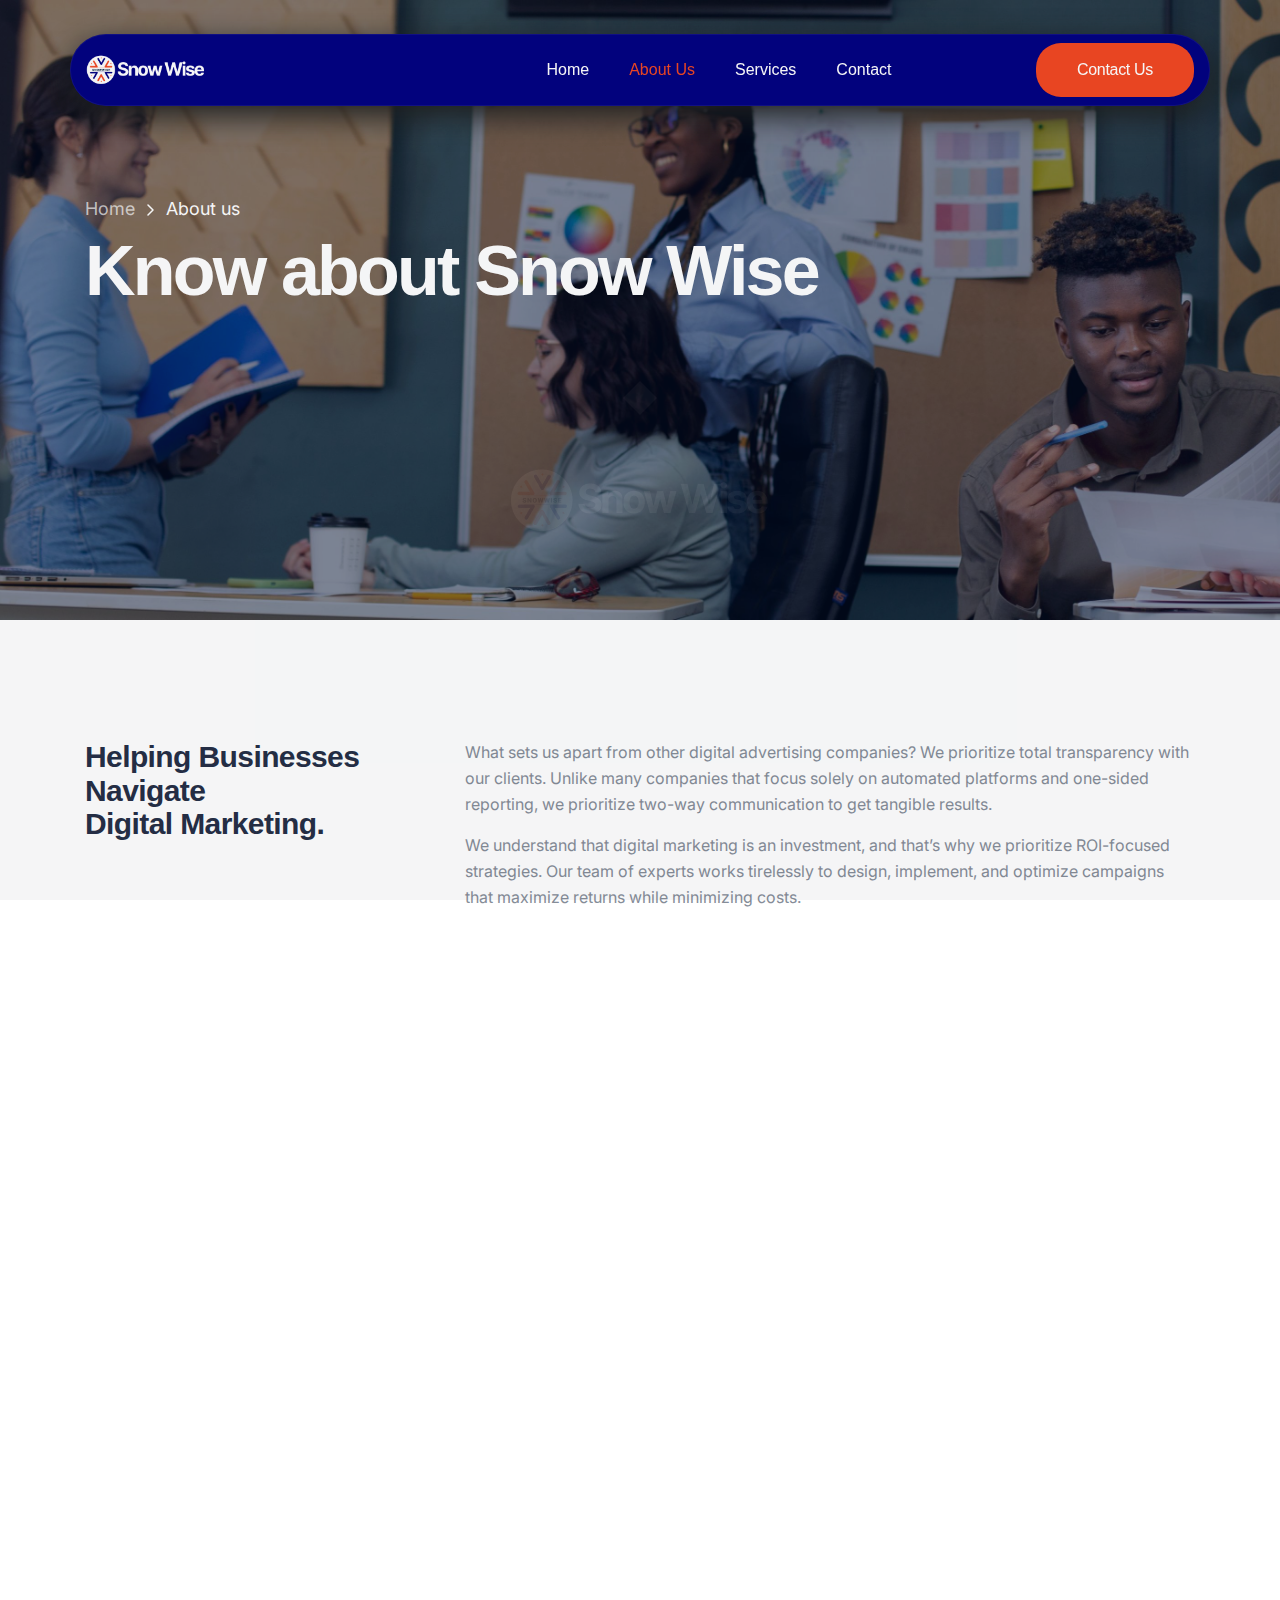
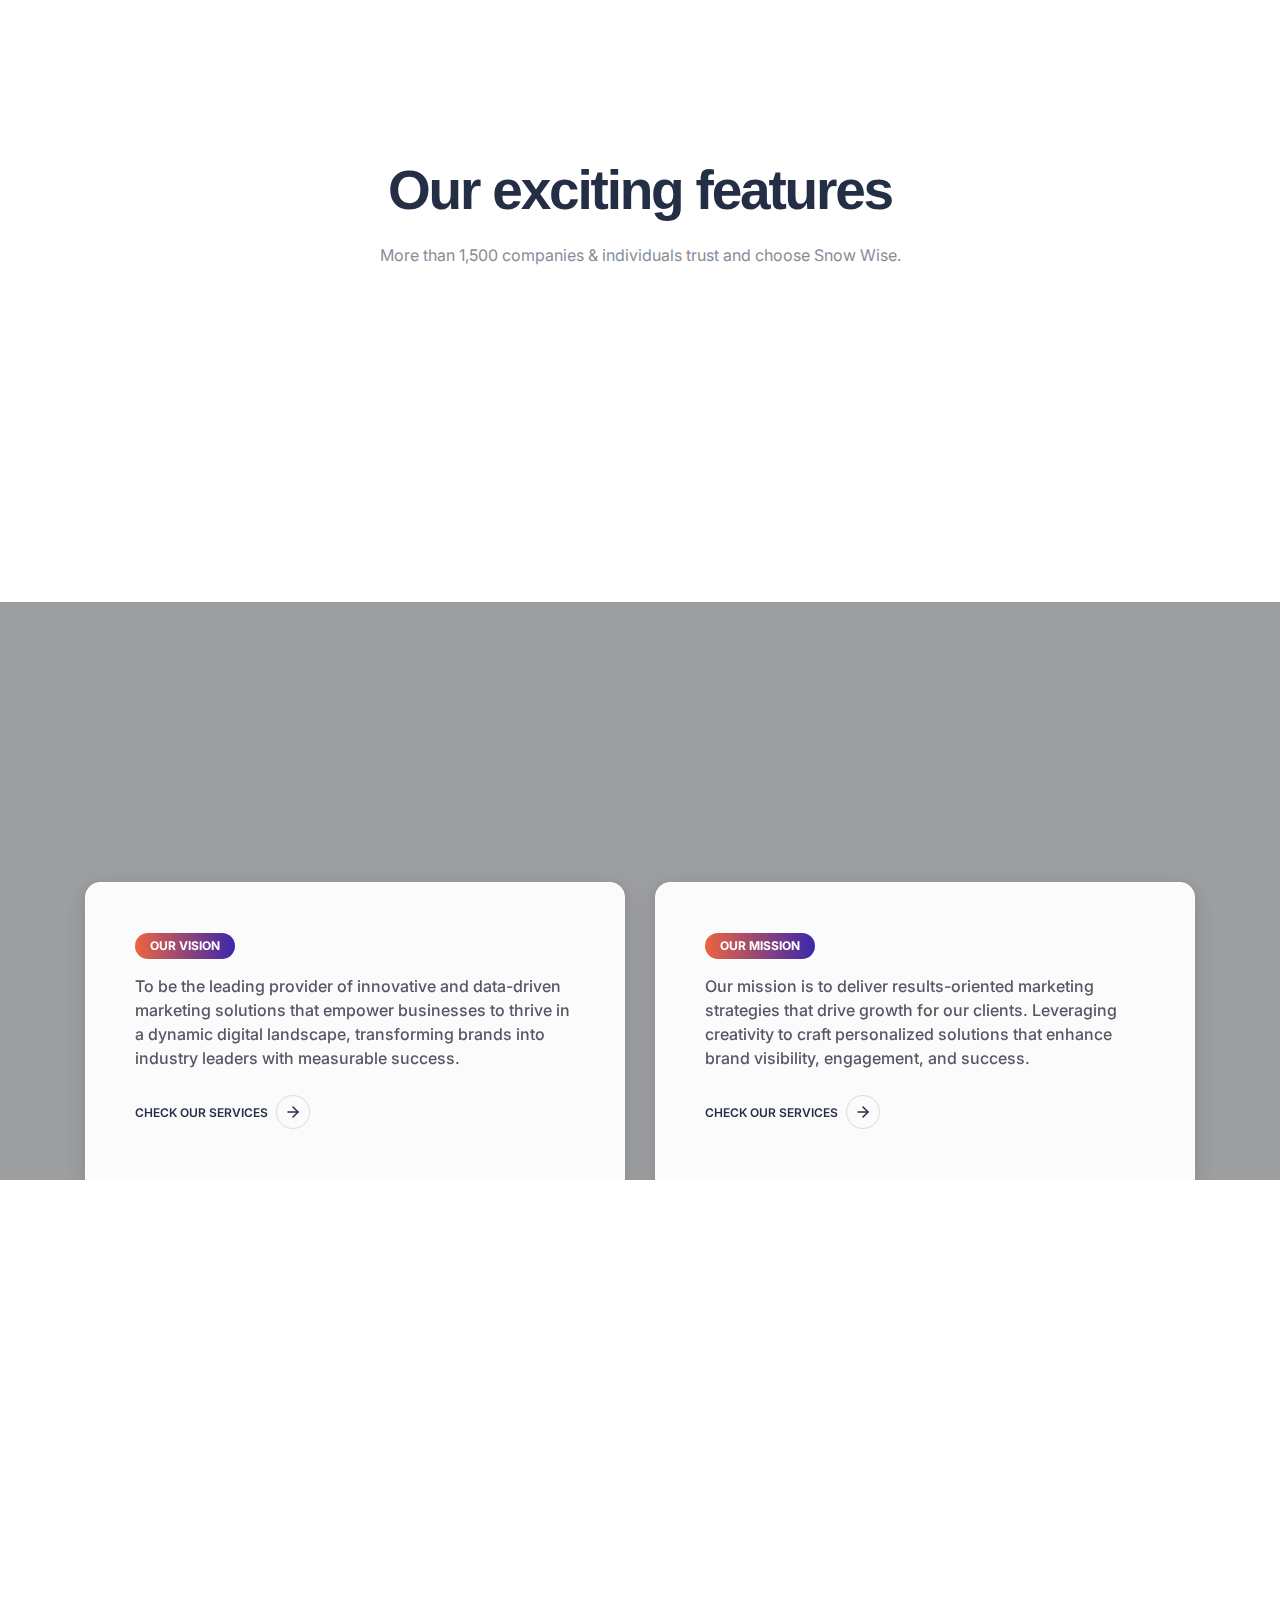
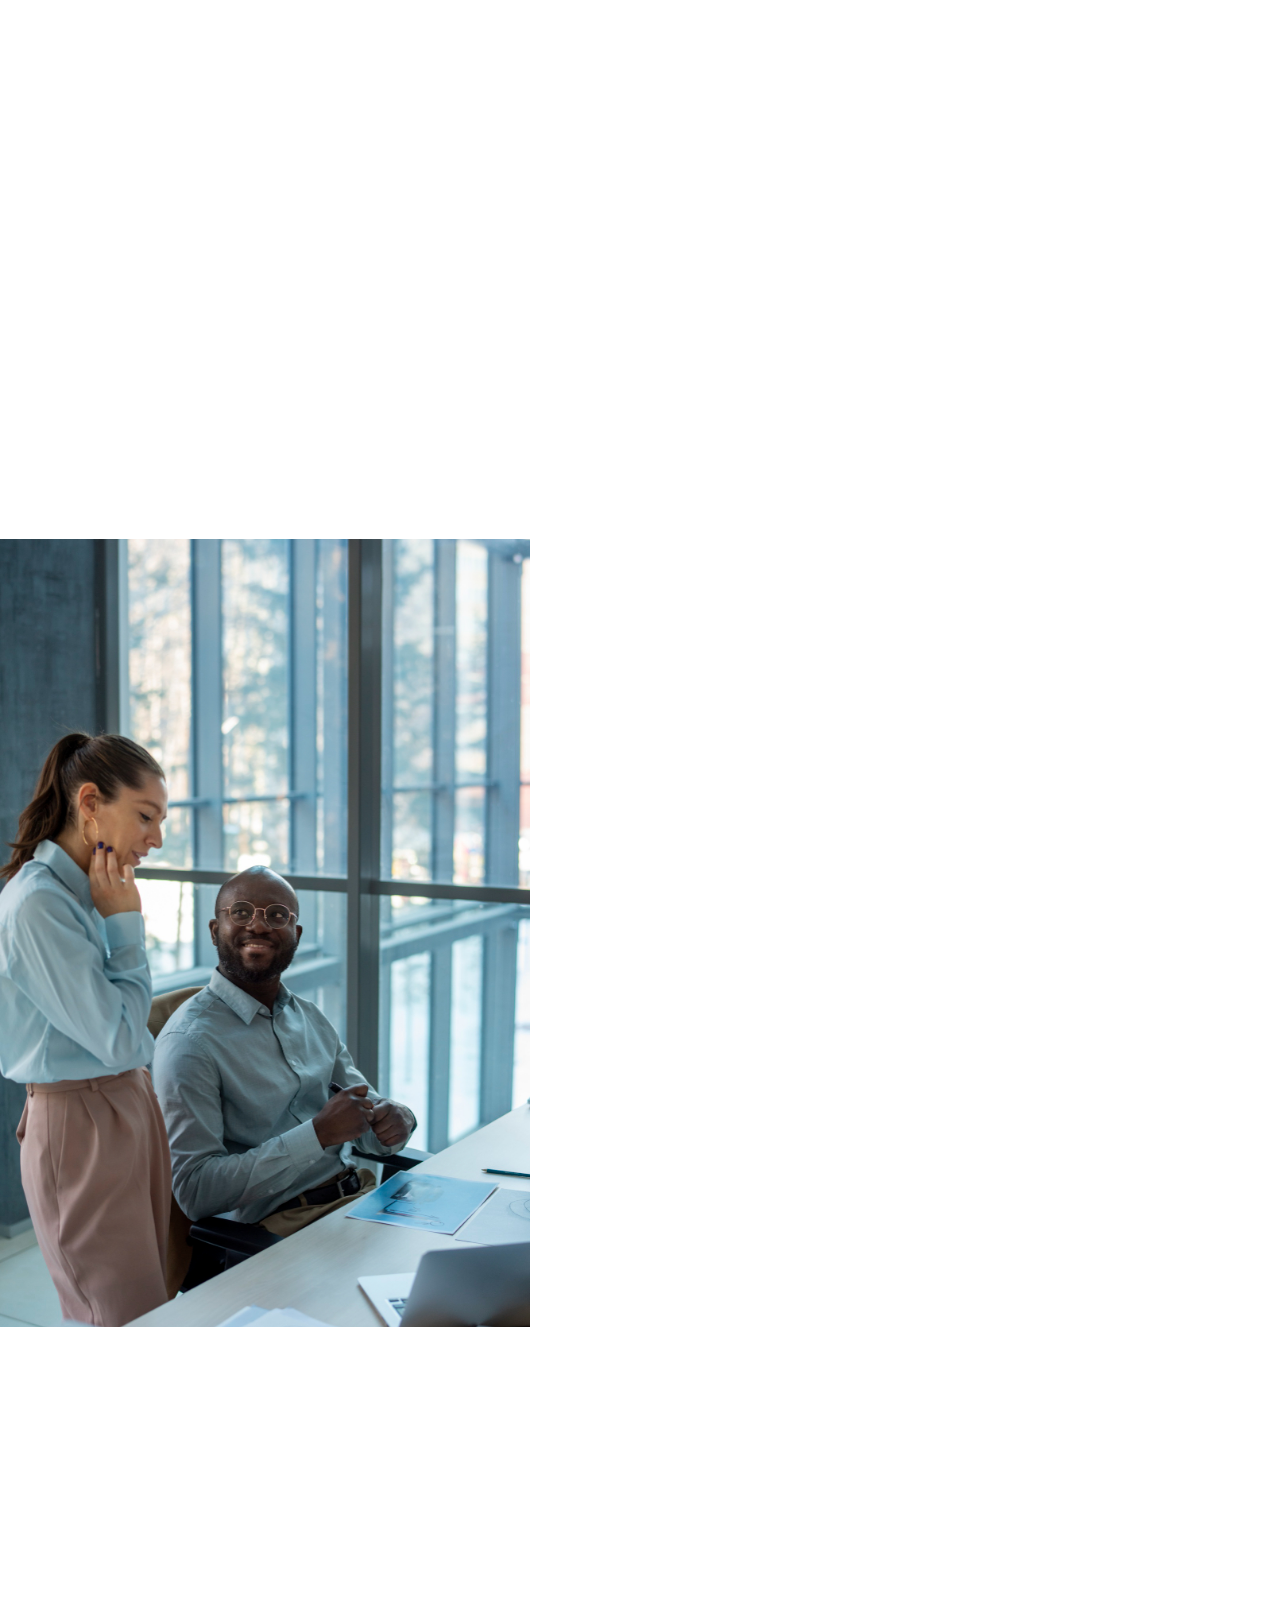
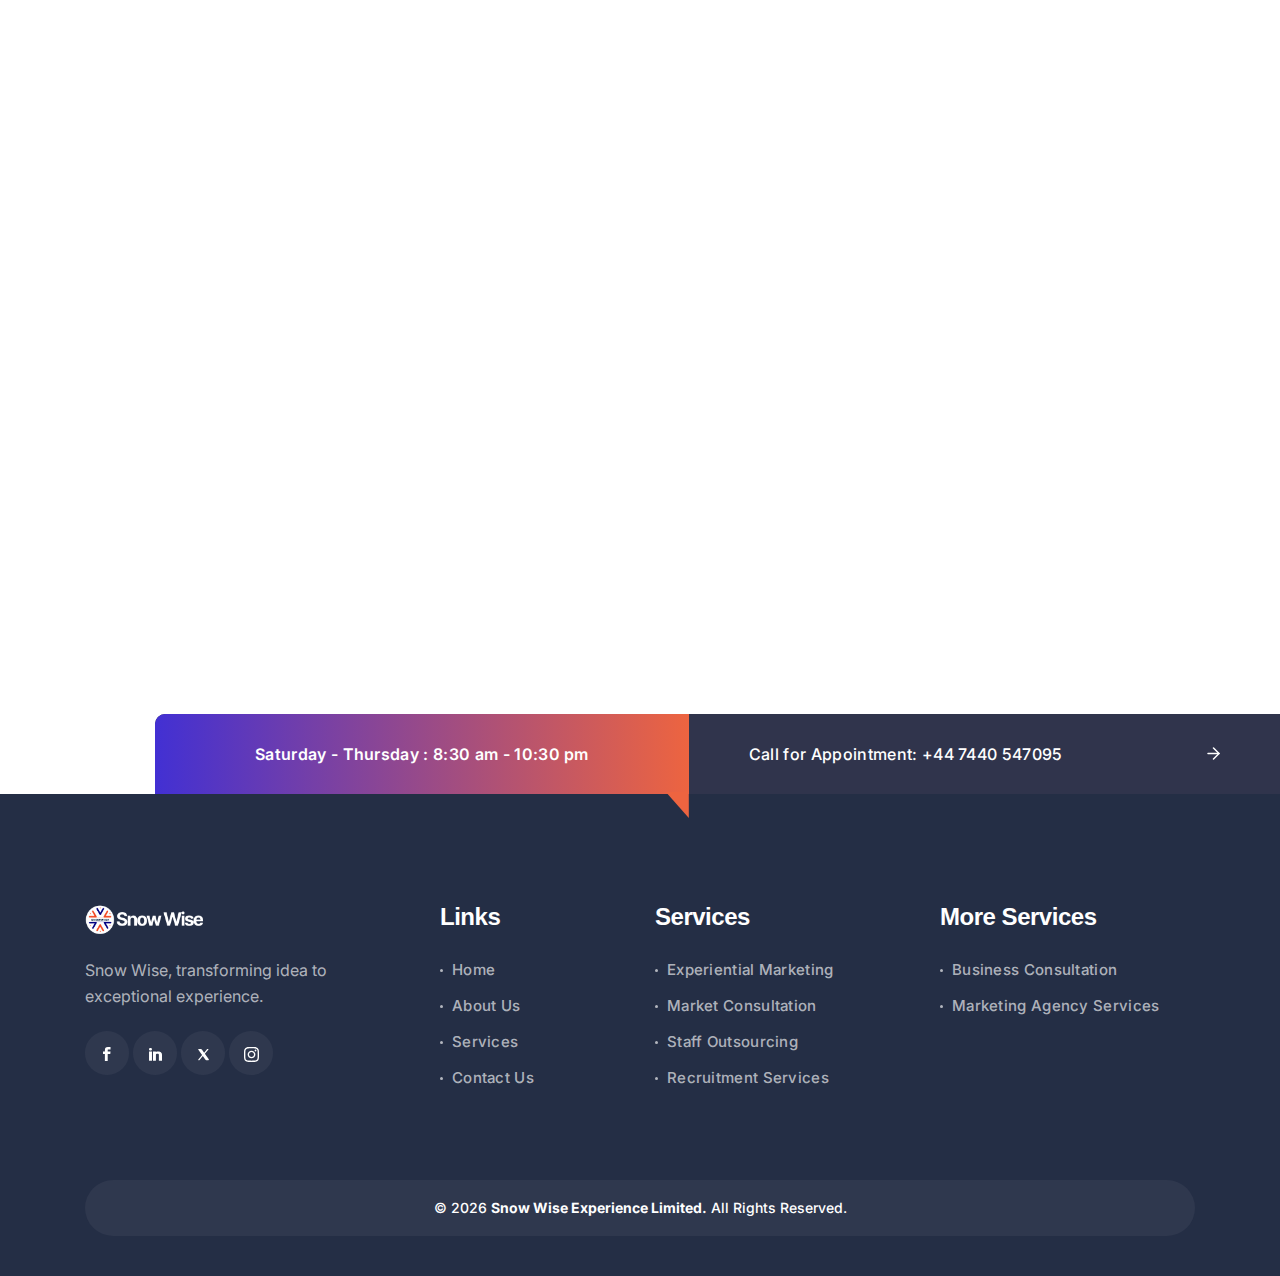
<file: about/index.html>
<!DOCTYPE html>
<html class="no-js" lang="en">
  <head>
    <meta charset="utf-8" />
    <meta http-equiv="x-ua-compatible" content="ie=edge" />
    <title>
      Snow Wise - ⁠Marketing solutions for all businesses as
      against all business
    </title>
    <meta name="viewport" content="width=device-width, initial-scale=1" />
    <meta
      name="description"
      content="Welcome to Snow Wise, your trusted partner for expert marketing solutions. We specialize in experiential marketing, market consultation, recruitment services, staff outsourcing, and comprehensive business consultation. Let us help your business thrive with innovative strategies and tailored solutions. Contact us today for a consultation!"
    />
    <meta
      name="keywords"
      content="Snow Wise, marketing agency, experiential marketing, market consultation, business recruitment, staff outsourcing, marketing consultation, business consultation, digital marketing, strategic marketing, professional marketing services, tailored marketing solutions"
    />
    <link rel="canonical" href="https://snowwise.co.uk/" />
    <meta name="robots" content="index, follow" />
    <meta name="author" content="https://snowwise.co.uk/" />
    <!-- Open Graph Tags -->
    <meta
      property="og:title"
      content="Snow Wise - ⁠Marketing solutions for all businesses as against all business"
    />
    <meta
      property="og:description"
      content="Welcome to Snow Wise, your go-to marketing agency for innovative marketing strategies and solutions. We offer experiential marketing, market consultation, recruitment services, staff outsourcing, and business strategy consulting. Let us drive your business forward!"
    />
    <meta
      property="og:image"
      content="https://snowwise.vercel.app/assets/img/images/marketing-og-image.png"
    />
    <meta property="og:url" content="https://snowwise.co.uk/" />
    <!-- Twitter Card Tags -->
    <meta name="twitter:card" content="summary_large_image" />
    <meta
      name="twitter:title"
      content="Snow Wise - ⁠Marketing solutions for all businesses as against all business"
    />
    <meta
      name="twitter:description"
      content="At Snow Wise, we specialize in marketing solutions designed to help your business grow. From experiential marketing to staff outsourcing, we've got you covered. Contact us today for expert marketing consultation!"
    />
    <meta
      name="twitter:image"
      content="https://snowwise.vercel.app/assets/img/images/marketing-og-image.png"
    />

    <!-- Place favicon.ico in the root directory -->
    <link
      rel="shortcut icon"
      type="image/x-icon"
      href="../assets/img/favicon/favicon.png"
    />

    <!-- CSS here -->
    <link rel="stylesheet" href="../assets/css/bootstrap.css" />
    <link rel="stylesheet" href="../assets/css/animate.css" />
    <link rel="stylesheet" href="../assets/css/custom-animation.css" />
    <link rel="stylesheet" href="../assets/css/swiper-bundle.css" />
    <link rel="stylesheet" href="../assets/css/slick.css" />
    <link rel="stylesheet" href="../assets/css/magnific-popup.css" />
    <link rel="stylesheet" href="../assets/css/font-awesome-pro.css" />
    <link rel="stylesheet" href="../assets/css/spacing.css" />
    <link rel="stylesheet" href="../assets/css/main.css" />
  </head>

  <body>
    <!-- preloader-start-area -->
    <div id="loading" class="preloader-layout">
      <div class="preloader-layout-wrap">
        <span class="loader"></span>
        <div class="preloader-logo">
          <img src="../assets/img/logo/preloader.png" alt="preloader logo" />
        </div>
      </div>
    </div>
    <!-- preloader-start-end -->

    <!-- back to top start -->
    <div class="back-to-top-wrapper">
      <button id="back_to_top" type="button" class="back-to-top-btn">
        <svg
          width="12"
          height="7"
          viewBox="0 0 12 7"
          fill="none"
          xmlns="http://www.w3.org/2000/svg"
        >
          <path
            d="M11 6L6 1L1 6"
            stroke="currentColor"
            stroke-width="1.5"
            stroke-linecap="round"
            stroke-linejoin="round"
          />
        </svg>
      </button>
    </div>
    <!-- back to top end -->

    <!-- offcanvas area start -->
    <div class="offcanvas__area">
      <div class="offcanvas__close">
        <button class="offcanvas__close-btn offcanvas-close-btn">
          <svg
            width="12"
            height="12"
            viewBox="0 0 12 12"
            fill="none"
            xmlns="http://www.w3.org/2000/svg"
          >
            <path
              d="M11 1L1 11"
              stroke="currentColor"
              stroke-width="1.5"
              stroke-linecap="round"
              stroke-linejoin="round"
            />
            <path
              d="M1 1L11 11"
              stroke="currentColor"
              stroke-width="1.5"
              stroke-linecap="round"
              stroke-linejoin="round"
            />
          </svg>
        </button>
      </div>
      <div class="offcanvas__wrapper">
        <div class="offcanvas__content">
          <div class="offcanvas__top mb-40">
            <div class="offcanvas__logo">
              <a href="/"
                ><img data-width="120" src="../assets/img/logo/logo.png" alt=""
              /></a>
            </div>
          </div>
          <div class="tp-offcanvas-menu fix d-xl-none mb-30">
            <nav></nav>
          </div>
          <div class="offcanvas-info mb-50">
            <div class="offcanvas__contact-content d-flex">
              <div class="offcanvas__contact-content-icon">
                <i class="fa-sharp fa-solid fa-location-dot"></i>
              </div>
              <div class="offcanvas__contact-content-content">
                <a href="https://maps.app.goo.gl/52eJrQW471uhStBWA"
                  >105 North The Forge Forth Banks Newcastle Upon NE1 3AA
                </a>
              </div>
            </div>
            <div class="offcanvas__contact-content d-flex">
              <div class="offcanvas__contact-content-icon">
                <i class="fa-solid fa-envelope"></i>
              </div>
              <div class="offcanvas__contact-content-content">
                <a href="mailto:info@snowwiseltd.co.uk"
                  >info@snowwiseltd.co.uk</a
                >
              </div>
            </div>
            <div class="offcanvas__contact-content d-flex">
              <div class="offcanvas__contact-content-icon">
                <i class="fa-solid fa-phone"></i>
              </div>
              <div class="offcanvas__contact-content-content">
                <a href="tel:+447440547095"> +44 7440 547095</a>
              </div>
            </div>
          </div>
          <div class="offcanvas__social">
            <a class="icon facebook" href="#"
              ><i class="fab fa-facebook-f"></i
            ></a>
            <a class="icon twitter" href="#"><i class="fab fa-twitter"></i></a>
            <a class="icon linkedin" href="#"
              ><i class="fab fa-linkedin"></i
            ></a>
          </div>
        </div>
      </div>
    </div>
    <div class="body-overlay"></div>
    <!-- offcanvas area end -->

    <header>
      <!-- header-area-start -->
      <div class="tp-header-area tp-header-transparent">
        <div class="tp-header-2-top d-none d-md-block">
          <div class="container">
            <div class="row">
              <div class="col-md-6">
                <div class="tp-header-discount">
                  <!-- <p><img class="mr-5" src="assets/img/header/rocket.png" alt="rocket"> End of Year Sale: <span>Save up to 35%</span> on Tasks</p> -->
                </div>
              </div>
            </div>
          </div>
        </div>
        <div id="header-sticky" class="tp-header-2-bottom">
          <div class="container">
            <div class="tp-header-2-wrapper p-relative">
              <div class="row align-items-center">
                <div class="col-xl-2 col-lg-6 col-md-6 col-6">
                  <div class="tp-header-logo">
                    <a href="/"
                      ><img
                        data-width="120"
                        src="../assets/img/logo/logo-white.png"
                        alt="logo"
                    /></a>
                  </div>
                </div>
                <div class="col-xl-7 d-none d-xl-block">
                  <div class="tp-main-menu tp-main-menu-2 text-end">
                    <nav class="tp-mobile-menu-active">
                      <ul>
                        <li class="p-static">
                          <a href="/">Home</a>
                        </li>
                        <li class="is-active">
                          <a href="/about/">About Us</a>
                        </li>
                        <li class="">
                          <a href="/services/">Services</a>
                        </li>
                        <li class="">
                          <a href="/contact/">Contact</a>
                        </li>
                      </ul>
                    </nav>
                  </div>
                </div>
                <div class="col-xl-3 col-lg-6 col-md-6 col-6">
                  <div
                    class="tp-header-2-btn d-flex justify-content-end align-items-center"
                  >
                    <a
                      class="tp-btn-yellow-radius d-none d-md-block"
                      href="/contact/"
                      >Contact Us</a
                    >
                    <div class="tp-header-5-menu-bar d-block d-xl-none ml-15">
                      <button class="tp-offcanvas-open-btn offcanvas-open-btn">
                        <span></span>
                        <span></span>
                      </button>
                    </div>
                  </div>
                </div>
              </div>
            </div>
          </div>
        </div>
      </div>
      <!-- header-area-end -->
    </header>

    <main>
      <!-- tp breadcrumb area start -->
      <section class="tp-breadcrumb-ptb pt-200 pb-200 p-relative">
        <div
          class="tp-breadcrumb-bg"
          data-background="../assets/img/breadcrumb/breadcrumb-thumb-1.jpeg"
        ></div>
        <div class="container">
          <div class="row">
            <div class="col-lg-12">
              <div class="tp-breadcrumb-content">
                <div class="tp-breadcrumb-list">
                  <span><a href="/">Home</a></span>
                  <span class="dvdr"
                    ><svg
                      xmlns="http://www.w3.org/2000/svg"
                      width="7"
                      height="12"
                      viewBox="0 0 7 12"
                      fill="none"
                    >
                      <path
                        d="M1 11L6 6L1 1"
                        stroke="white"
                        stroke-width="1.5"
                        stroke-linecap="round"
                        stroke-linejoin="round"
                      /></svg
                  ></span>
                  <span>About us</span>
                </div>
                <h4 class="tp-breadcrumb-title">Know about Snow Wise</h4>
              </div>
            </div>
          </div>
        </div>
      </section>
      <!-- tp breadcrumb area end -->

      <!-- tp about inner area start -->
      <section class="tp-about-inner-ptb pt-120 pb-130">
        <div class="container">
          <div class="row">
            <div class="col-lg-4">
              <div class="tp-about-inner-heading mb-30">
                <h4 class="tp-about-inner-title">
                  Helping Businesses Navigate<br />
                  Digital Marketing.
                </h4>
              </div>
            </div>
            <div class="col-lg-8">
              <div class="tp-about-inner-heading mb-30">
                <p>
                  What sets us apart from other digital advertising companies?
                  We prioritize total transparency with our clients. Unlike many
                  companies that focus solely on automated platforms and
                  one-sided reporting, we prioritize two-way communication to
                  get tangible results.
                </p>
                <p>
                  We understand that digital marketing is an investment, and
                  that’s why we prioritize ROI-focused strategies. Our team of
                  experts works tirelessly to design, implement, and optimize
                  campaigns that maximize returns while minimizing costs.
                </p>
              </div>
            </div>
          </div>
        </div>
      </section>
      <!-- tp about inner area end -->

      <!-- tp-about-area-start -->
      <div class="tp-about-area pb-120">
        <div class="container">
          <div class="row align-items-center">
            <div class="col-lg-6">
              <div
                class="tp-about-thumb-wrap mb-40 p-relative wow tpfadeLeft"
                data-wow-duration=".9s"
                data-wow-delay=".3s"
              >
                <div class="tp-about-shape p-absolute">
                  <div class="tp-about-shape-space p-relative d-inline-block">
                    <img
                      class="tp-rotate-infinite"
                      src="../assets/img/about/text.png"
                      alt="text"
                    />
                    <img
                      class="position-middle"
                      src="../assets/img/about/shape.png"
                      alt="thumb"
                    />
                  </div>
                </div>
                <div class="tp-about-thumb pr-160">
                  <img
                    class="w-100 br-round-14"
                    src="../assets/img/about/thumb2.jpg"
                    alt="thumb"
                  />
                </div>
                <div class="tp-about-thumb-2 p-absolute">
                  <img
                    class="w-100 br-round-14"
                    src="../assets/img/about/thumb.jpg"
                    alt="thumb"
                  />
                </div>
              </div>
            </div>
            <div class="col-lg-6">
              <div
                class="tp-about-content mr-65 mb-40 wow tpfadeRight"
                data-wow-duration=".9s"
                data-wow-delay=".3s"
              >
                <div class="tp-about-title-wrap">
                  <span class="tp-section-subtitle mb-20 d-inline-block"
                    >OUR FOCUS</span
                  >
                  <h2 class="tp-section-title mb-25">
                    We know your problem & solution
                  </h2>
                  <p class="mb-40">
                    We are an ROI-Driven & Transparent Digital Agency helping
                    businesses gain a competitive advantage by leveraging the
                    <br />
                    latest digital marketing strategies and tactics.
                  </p>
                </div>
                <div class="tp-about-list-wrap mb-30 pr-50">
                  <div class="row">
                    <div class="col-lg-6">
                      <div class="tp-about-list">
                        <ul>
                          <li class="mb-15">
                            <span class="mr-10 d-inline-block text-center"
                              ><i class="fa-sharp fa-solid fa-check"></i
                            ></span>
                            Market research
                          </li>
                          <li class="mb-15">
                            <span class="mr-10 d-inline-block text-center"
                              ><i class="fa-sharp fa-solid fa-check"></i
                            ></span>
                            Outsourcing decision
                          </li>
                        </ul>
                      </div>
                    </div>
                    <div class="col-lg-6">
                      <div class="tp-about-list">
                        <ul>
                          <li class="mb-15">
                            <span class="mr-10 d-inline-block text-center"
                              ><i class="fa-sharp fa-solid fa-check"></i
                            ></span>
                            Competitive analysis
                          </li>
                          <li class="mb-15">
                            <span class="mr-10 d-inline-block text-center"
                              ><i class="fa-sharp fa-solid fa-check"></i
                            ></span>
                            Consultation & analysis
                          </li>
                        </ul>
                      </div>
                    </div>
                  </div>
                </div>
                <div class="tp-about-btn-wrap d-flex align-items-center">
                  <a href="/about" class="tp-btn-gradient tp-gradient-bg mr-20"
                    >Let's Work</a
                  >
                </div>
              </div>
            </div>
          </div>
        </div>
      </div>
      <!-- tp-about-area-end -->

      <!-- process-area-start -->
      <div class="tp-process-area pb-120">
        <div class="container">
          <div class="row">
            <div class="col-lg-12">
              <div class="tp-section-title-wrap text-center mb-50">
                <h2 class="tp-section-title ls-04 lh-1 mb-25">
                  Our exciting features
                </h2>
                <p class="tp-text-grey-5">
                  More than 1,500 companies & individuals trust and choose Snow
                  Wise.
                </p>
              </div>
            </div>
          </div>
          <div class="row">
            <div class="col-lg-3 col-sm-6">
              <div
                class="tp-process-item p-relative mb-40 wow tpfadeUp"
                data-wow-duration=".9s"
                data-wow-delay=".3s"
              >
                <div class="text-center">
                  <span class="tp-process-number p-relative mb-25">1</span>
                  <p class="tp-text-grey-6 lh-150">
                    Brainstorming and Creative <br />
                    Ideas & Research
                  </p>
                </div>
                <div class="tp-process-border p-absolute d-none d-md-block">
                  <svg
                    width="112"
                    height="15"
                    viewBox="0 0 112 15"
                    fill="none"
                    xmlns="http://www.w3.org/2000/svg"
                  >
                    <path
                      class="line-dash-path"
                      d="M1 8.56464C18.4695 1.84561 64.9267 -6.52437 111 13.7479"
                      stroke="#A6A8B0"
                      stroke-dasharray="4 5"
                    />
                  </svg>
                </div>
              </div>
            </div>
            <div class="col-lg-3 col-sm-6">
              <div
                class="tp-process-item p-relative mb-40 wow tpfadeUp"
                data-wow-duration=".9s"
                data-wow-delay=".5s"
              >
                <div class="text-center">
                  <span class="tp-process-number p-relative mb-25">2</span>
                  <p class="tp-text-grey-6 lh-150">
                    Fully-Automated Keyword <br />
                    Grouping
                  </p>
                </div>
                <div class="tp-process-border p-absolute d-none d-lg-block">
                  <svg
                    xmlns="http://www.w3.org/2000/svg"
                    width="112"
                    height="15"
                    viewBox="0 0 112 15"
                    fill="none"
                  >
                    <path
                      class="line-dash-path"
                      d="M1 6.43536C18.4695 13.1544 64.9267 21.5244 111 1.25212"
                      stroke="#A6A8B0"
                      stroke-dasharray="4 5"
                    />
                  </svg>
                </div>
              </div>
            </div>
            <div class="col-lg-3 col-sm-6">
              <div
                class="tp-process-item p-relative mb-40 wow tpfadeUp"
                data-wow-duration=".9s"
                data-wow-delay=".7s"
              >
                <div class="text-center">
                  <span class="tp-process-number p-relative mb-25">3</span>
                  <p class="tp-text-grey-6 lh-150">
                    Developing Strategies to<br />
                    Boost Your Sales
                  </p>
                </div>
                <div class="tp-process-border p-absolute d-none d-md-block">
                  <svg
                    width="112"
                    height="15"
                    viewBox="0 0 112 15"
                    fill="none"
                    xmlns="http://www.w3.org/2000/svg"
                  >
                    <path
                      class="line-dash-path"
                      d="M1 8.56464C18.4695 1.84561 64.9267 -6.52437 111 13.7479"
                      stroke="#A6A8B0"
                      stroke-dasharray="4 5"
                    />
                  </svg>
                </div>
              </div>
            </div>
            <div class="col-lg-3 col-sm-6">
              <div
                class="tp-process-item p-relative mb-40 wow tpfadeUp"
                data-wow-duration=".9s"
                data-wow-delay=".9s"
              >
                <div class="text-center">
                  <span class="tp-process-number p-relative mb-25">4</span>
                  <p class="tp-text-grey-6 lh-150">
                    Expanding Your Reach to a<br />
                    Larger Audience
                  </p>
                </div>
              </div>
            </div>
          </div>
        </div>
      </div>
      <!-- process-area-end -->

      <!-- tp vission area start -->
      <div
        class="tp-vission-overlay tp-vission-ptb fix mb-130"
        data-background="../assets/img/about/about-bg.jpg"
      >
        <div class="container">
          <div class="row">
            <div class="col-lg-6 col-md-6">
              <div class="tp-vission-item z-index-1 d-flex align-items-start">
                <div class="tp-vission-content">
                  <div class="tp-vission-category">
                    <a href="#">Our Vision</a>
                  </div>
                  <div class="tp-vission-text">
                    <p>
                      To be the leading provider of innovative and data-driven
                      marketing solutions that empower businesses to thrive in a
                      dynamic digital landscape, transforming brands into
                      industry leaders with measurable success.
                    </p>
                  </div>
                  <div class="tp-vission-link">
                    <a href="/services">
                      Check Our Services
                      <span>
                        <svg
                          width="12"
                          height="12"
                          viewBox="0 0 12 12"
                          fill="none"
                          xmlns="http://www.w3.org/2000/svg"
                        >
                          <path
                            d="M1 6H11"
                            stroke="currentcolor"
                            stroke-width="1.5"
                            stroke-linecap="round"
                            stroke-linejoin="round"
                          ></path>
                          <path
                            d="M6 1L11 6L6 11"
                            stroke="currentcolor"
                            stroke-width="1.5"
                            stroke-linecap="round"
                            stroke-linejoin="round"
                          ></path>
                        </svg>
                      </span>
                    </a>
                  </div>
                </div>
              </div>
            </div>
            <div class="col-lg-6 col-md-6">
              <div class="tp-vission-item z-index-1 d-flex align-items-start">
                <div class="tp-vission-content">
                  <div class="tp-vission-category">
                    <a href="#">Our Mission</a>
                  </div>
                  <div class="tp-vission-text">
                    <p>
                      Our mission is to deliver results-oriented marketing
                      strategies that drive growth for our clients. Leveraging
                      creativity to craft personalized solutions that enhance
                      brand visibility, engagement, and success.
                    </p>
                  </div>
                  <div class="tp-vission-link">
                    <a href="/services">
                      Check Our Services
                      <span>
                        <svg
                          width="12"
                          height="12"
                          viewBox="0 0 12 12"
                          fill="none"
                          xmlns="http://www.w3.org/2000/svg"
                        >
                          <path
                            d="M1 6H11"
                            stroke="currentcolor"
                            stroke-width="1.5"
                            stroke-linecap="round"
                            stroke-linejoin="round"
                          ></path>
                          <path
                            d="M6 1L11 6L6 11"
                            stroke="currentcolor"
                            stroke-width="1.5"
                            stroke-linecap="round"
                            stroke-linejoin="round"
                          ></path>
                        </svg>
                      </span>
                    </a>
                  </div>
                </div>
              </div>
            </div>
            <!-- <div class="col-lg-4 col-md-6">
                  <div class="tp-vission-item z-index-1 d-flex align-items-start">
                     <div class="tp-vission-content">
                        <div class="tp-vission-category">
                           <a href="#">Our Process</a>
                        </div>
                        <div class="tp-vission-text">
                           <p>Our mission is to deliver results-oriented marketing
                              strategies that drive growth for our clients. Leveraging creativity to craft personalized
                              solutions that enhance brand visibility, engagement, and success.
                           </p>
                        </div>
                        <div class="tp-vission-link">
                           <a href="/services">
                              Check Our Services
                              <span>
                                 <svg width="12" height="12" viewBox="0 0 12 12" fill="none"
                                    xmlns="http://www.w3.org/2000/svg">
                                    <path d="M1 6H11" stroke="currentcolor" stroke-width="1.5" stroke-linecap="round"
                                       stroke-linejoin="round"></path>
                                    <path d="M6 1L11 6L6 11" stroke="currentcolor" stroke-width="1.5"
                                       stroke-linecap="round" stroke-linejoin="round"></path>
                                 </svg>
                              </span>
                           </a>
                        </div>
                     </div>
                  </div>
               </div> -->
          </div>
        </div>
      </div>
      <!-- tp vission area end -->

      <!-- tp-about-area-start -->
      <div class="tp-about-area tp-about-ptb pt-160 pb-120">
        <div class="container">
          <div class="row">
            <div class="col-lg-6 mb-40">
              <div
                class="tp-about-2-thumb-wrap p-relative wow tpfadeLeft"
                data-wow-duration=".9s"
                data-wow-delay=".3s"
              >
                <div class="row gx-15">
                  <div class="col-md-6">
                    <div class="tp-about-2-thumb mb-20">
                      <img
                        class="inner-thumb-1 d-none d-lg-inline-block mb-20 mt-30"
                        src="../assets/img/about/service2/chart.jpg"
                        alt="chart"
                      />
                      <img
                        src="../assets/img/about/service2/thumb.jpg"
                        alt="thumb"
                      />
                    </div>
                  </div>
                  <div class="col-md-6">
                    <div class="tp-about-2-thumb mb-20">
                      <img
                        src="../assets/img/about/service2/thumb-2.jpg"
                        alt="thumb"
                      />
                      <img
                        class="inner-thumb-2 d-none d-lg-inline-block"
                        src="../assets/img/about/service2/chart-2.jpg"
                        alt="chart"
                      />
                    </div>
                  </div>
                </div>
                <img
                  class="tp-about-2-thumb-5 d-none d-xl-block"
                  src="../assets/img/about/service2/shape.png"
                  alt="shape"
                />
                <img
                  class="tp-about-2-thumb-6 d-none d-xl-block"
                  src="../assets/img/about/service2/shape-2.png"
                  alt="shape"
                />
              </div>
            </div>
            <div class="col-lg-6">
              <div
                class="tp-about-content ml-30 wow tpfadeRight"
                data-wow-duration=".9s"
                data-wow-delay=".3s"
              >
                <div class="tp-section-title-wrap mb-40">
                  <span
                    class="tp-section-subtitle mb-15 d-inline-block color-gray"
                    >WHAT WE DO</span
                  >
                  <h2 class="tp-section-title">
                    Marketing solutions for all business
                  </h2>
                </div>
                <div class="tp-about-2-list-wrap mb-50">
                  <div class="tp-about-2-list d-flex mb-30">
                    <div class="tp-about-2-list-icon">
                      <img
                        src="../assets/img/about/service2/icon.png"
                        alt="icon"
                      />
                    </div>
                    <div class="tp-about-2-list-content">
                      <span>SEO Optimization</span>
                      <h4 class="tp-about-2-list-title">
                        Complete site<br />
                        speed optimization service.
                      </h4>
                    </div>
                  </div>
                  <div class="tp-about-2-list d-flex">
                    <div class="tp-about-2-list-icon">
                      <img
                        src="../assets/img/about/service2/icon-2.png"
                        alt="icon"
                      />
                    </div>
                    <div class="tp-about-2-list-content">
                      <span>Detailed Marketing Agency Service</span>
                      <h4 class="tp-about-2-list-title">
                        The easiest way to<br />
                        improve your business forward.
                      </h4>
                    </div>
                  </div>
                </div>
                <div class="tp-about-2-btn">
                  <a
                    class="tp-btn-yellow-radius tp-btn-yellow-radius-lg mb-20 mr-15"
                    href="/contact"
                    >Get Started Now</a
                  >
                  <a class="tp-about-2-number mb-20" href="tel:+447440547095"
                    >Give Us A Call</a
                  >
                </div>
              </div>
            </div>
          </div>
        </div>
      </div>
      <!-- tp-about-area-end -->

      <!-- tp-team-area-start -->
      <!-- <div class="tp-team-area pt-120 pb-120">
         <div class="container">
            <div class="row justify-content-center">
               <div class="col-xl-7">
                  <div class="tp-text-title-box text-center mb-50">
                     <span class="tp-section-subtitle mb-20 d-inline-block">OUR TEAM MEMBERS</span>
                     <h2 class="tp-section-title">Meet with special team</h2>
                  </div>
               </div>
            </div>
            <div class="row">
               <div class="col-lg-3 col-md-6">
                  <div class="tp-team-item mb-55 wow tpfadeUp" data-wow-duration=".9s" data-wow-delay=".3s">
                     <div class="tp-team-thumb p-relative fix">
                        <img class="w-100" src="../assets/img/team/team-1.jpg" alt="team">
                        <div class="tp-team-social-wrap">
                           <div class="tp-team-social">
                              <a href="#">
                                 <span>
                                    <svg width="8" height="14" viewBox="0 0 8 14" xmlns="http://www.w3.org/2000/svg">
                                       <path
                                          d="M1.88265 13.9168H4.70664V6.95842H7.26587L7.53062 4.56646H4.70664V3.37048C4.70664 3.00807 4.76547 2.75437 4.88313 2.60941C5.0008 2.46444 5.28516 2.39196 5.73621 2.39196H7.53062V0H4.94197C3.76531 0 2.96126 0.262753 2.52982 0.788258C2.09838 1.29564 1.88265 2.0839 1.88265 3.15303V4.56646H0V6.95842H1.88265V13.9168Z"
                                          fill="currentcolor" />
                                    </svg>
                                 </span>
                              </a>
                              <a href="#">
                                 <span>
                                    <svg width="13" height="13" viewBox="0 0 13 13" fill="none"
                                       xmlns="http://www.w3.org/2000/svg">
                                       <path
                                          d="M0.0308789 3.37631H2.96437V12.6612H0.0308789V3.37631ZM8.98575 3.37631C8.84165 3.37631 8.69755 3.3851 8.55344 3.40269C8.42993 3.42027 8.30641 3.44665 8.1829 3.48182C8.05938 3.51699 7.95645 3.55216 7.87411 3.58733C7.79177 3.60491 7.68884 3.64887 7.56532 3.71921C7.44181 3.77197 7.35946 3.80714 7.31829 3.82472C7.2977 3.84231 7.22565 3.89506 7.10214 3.98299C6.97862 4.07091 6.91686 4.11488 6.91686 4.11488V3.37631H3.98337V12.6612H6.91686V6.80537C6.91686 6.78779 6.91686 6.75262 6.91686 6.69986C6.91686 6.64711 6.93745 6.55039 6.97862 6.40971C7.04038 6.26903 7.11243 6.15473 7.19477 6.0668C7.2977 5.96129 7.4521 5.86458 7.65796 5.77665C7.8844 5.68873 8.14173 5.64477 8.42993 5.64477C8.92399 5.64477 9.28424 5.75027 9.51069 5.96129C9.75772 6.17231 9.88124 6.45367 9.88124 6.80537V12.6612H13V6.91088C13 6.29541 12.8868 5.76786 12.6603 5.32824C12.4339 4.87103 12.1663 4.52812 11.8575 4.29952C11.5693 4.05333 11.2193 3.85989 10.8076 3.71921C10.4165 3.56095 10.0768 3.46423 9.7886 3.42906C9.52098 3.39389 9.25337 3.37631 8.98575 3.37631ZM0.432304 0.369284C0.144101 0.615473 0 0.914417 0 1.26612C0 1.61781 0.144101 1.91676 0.432304 2.16295C0.720507 2.40914 1.07047 2.53223 1.48219 2.53223C1.8939 2.53223 2.24386 2.40914 2.53207 2.16295C2.82027 1.91676 2.96437 1.61781 2.96437 1.26612C2.96437 0.914417 2.82027 0.615473 2.53207 0.369284C2.24386 0.123095 1.8939 0 1.48219 0C1.07047 0 0.720507 0.123095 0.432304 0.369284Z"
                                          fill="currentcolor" />
                                    </svg>
                                 </span>
                              </a>
                              <a href="#">
                                 <span>
                                    <svg xmlns="http://www.w3.org/2000/svg" viewBox="0 0 24 24" width="15px"
                                       height="15px">
                                       <path
                                          d="M 4.4042969 3 C 3.7572969 3 3.3780469 3.7287656 3.7480469 4.2597656 L 9.7363281 12.818359 L 3.7246094 19.845703 C 3.3356094 20.299703 3.6578594 21 4.2558594 21 L 4.9199219 21 C 5.2129219 21 5.4916406 20.871437 5.6816406 20.648438 L 10.919922 14.511719 L 14.863281 20.146484 C 15.238281 20.680484 15.849953 21 16.501953 21 L 19.835938 21 C 20.482937 21 20.862187 20.272188 20.492188 19.742188 L 14.173828 10.699219 L 19.900391 3.9902344 C 20.232391 3.6002344 19.955359 3 19.443359 3 L 18.597656 3 C 18.305656 3 18.027891 3.1276094 17.837891 3.3496094 L 12.996094 9.0097656 L 9.3945312 3.8554688 C 9.0205313 3.3194687 8.4098594 3 7.7558594 3 L 4.4042969 3 z"
                                          fill="currentcolor" />
                                    </svg>
                                 </span>
                              </a>
                           </div>
                        </div>
                     </div>
                     <div class="tp-team-content text-center">
                        <h4 class="tp-team-title"><a href="team-details.html">Jason Response</a></h4>
                        <span>Party Leader</span>
                     </div>
                  </div>
               </div>
               <div class="col-lg-3 col-md-6">
                  <div class="tp-team-item mb-55 wow tpfadeUp" data-wow-duration=".9s" data-wow-delay=".5s">
                     <div class="tp-team-thumb p-relative fix">
                        <img class="w-100" src="../assets/img/team/team-2.jpg" alt="team">
                        <div class="tp-team-social-wrap">
                           <div class="tp-team-social">
                              <a href="#">
                                 <span>
                                    <svg width="8" height="14" viewBox="0 0 8 14" xmlns="http://www.w3.org/2000/svg">
                                       <path
                                          d="M1.88265 13.9168H4.70664V6.95842H7.26587L7.53062 4.56646H4.70664V3.37048C4.70664 3.00807 4.76547 2.75437 4.88313 2.60941C5.0008 2.46444 5.28516 2.39196 5.73621 2.39196H7.53062V0H4.94197C3.76531 0 2.96126 0.262753 2.52982 0.788258C2.09838 1.29564 1.88265 2.0839 1.88265 3.15303V4.56646H0V6.95842H1.88265V13.9168Z"
                                          fill="currentcolor" />
                                    </svg>
                                 </span>
                              </a>
                              <a href="#">
                                 <span>
                                    <svg width="13" height="13" viewBox="0 0 13 13" fill="none"
                                       xmlns="http://www.w3.org/2000/svg">
                                       <path
                                          d="M0.0308789 3.37631H2.96437V12.6612H0.0308789V3.37631ZM8.98575 3.37631C8.84165 3.37631 8.69755 3.3851 8.55344 3.40269C8.42993 3.42027 8.30641 3.44665 8.1829 3.48182C8.05938 3.51699 7.95645 3.55216 7.87411 3.58733C7.79177 3.60491 7.68884 3.64887 7.56532 3.71921C7.44181 3.77197 7.35946 3.80714 7.31829 3.82472C7.2977 3.84231 7.22565 3.89506 7.10214 3.98299C6.97862 4.07091 6.91686 4.11488 6.91686 4.11488V3.37631H3.98337V12.6612H6.91686V6.80537C6.91686 6.78779 6.91686 6.75262 6.91686 6.69986C6.91686 6.64711 6.93745 6.55039 6.97862 6.40971C7.04038 6.26903 7.11243 6.15473 7.19477 6.0668C7.2977 5.96129 7.4521 5.86458 7.65796 5.77665C7.8844 5.68873 8.14173 5.64477 8.42993 5.64477C8.92399 5.64477 9.28424 5.75027 9.51069 5.96129C9.75772 6.17231 9.88124 6.45367 9.88124 6.80537V12.6612H13V6.91088C13 6.29541 12.8868 5.76786 12.6603 5.32824C12.4339 4.87103 12.1663 4.52812 11.8575 4.29952C11.5693 4.05333 11.2193 3.85989 10.8076 3.71921C10.4165 3.56095 10.0768 3.46423 9.7886 3.42906C9.52098 3.39389 9.25337 3.37631 8.98575 3.37631ZM0.432304 0.369284C0.144101 0.615473 0 0.914417 0 1.26612C0 1.61781 0.144101 1.91676 0.432304 2.16295C0.720507 2.40914 1.07047 2.53223 1.48219 2.53223C1.8939 2.53223 2.24386 2.40914 2.53207 2.16295C2.82027 1.91676 2.96437 1.61781 2.96437 1.26612C2.96437 0.914417 2.82027 0.615473 2.53207 0.369284C2.24386 0.123095 1.8939 0 1.48219 0C1.07047 0 0.720507 0.123095 0.432304 0.369284Z"
                                          fill="currentcolor" />
                                    </svg>
                                 </span>
                              </a>
                              <a href="#">
                                 <span>
                                    <svg xmlns="http://www.w3.org/2000/svg" viewBox="0 0 24 24" width="15px"
                                       height="15px">
                                       <path
                                          d="M 4.4042969 3 C 3.7572969 3 3.3780469 3.7287656 3.7480469 4.2597656 L 9.7363281 12.818359 L 3.7246094 19.845703 C 3.3356094 20.299703 3.6578594 21 4.2558594 21 L 4.9199219 21 C 5.2129219 21 5.4916406 20.871437 5.6816406 20.648438 L 10.919922 14.511719 L 14.863281 20.146484 C 15.238281 20.680484 15.849953 21 16.501953 21 L 19.835938 21 C 20.482937 21 20.862187 20.272188 20.492188 19.742188 L 14.173828 10.699219 L 19.900391 3.9902344 C 20.232391 3.6002344 19.955359 3 19.443359 3 L 18.597656 3 C 18.305656 3 18.027891 3.1276094 17.837891 3.3496094 L 12.996094 9.0097656 L 9.3945312 3.8554688 C 9.0205313 3.3194687 8.4098594 3 7.7558594 3 L 4.4042969 3 z"
                                          fill="currentcolor" />
                                    </svg>
                                 </span>
                              </a>
                           </div>
                        </div>
                     </div>
                     <div class="tp-team-content text-center">
                        <h4 class="tp-team-title"><a href="team-details.html">James Parker</a></h4>
                        <span>Party Leader</span>
                     </div>
                  </div>
               </div>
               <div class="col-lg-3 col-md-6">
                  <div class="tp-team-item mb-55 wow tpfadeUp" data-wow-duration=".9s" data-wow-delay=".7s">
                     <div class="tp-team-thumb p-relative fix">
                        <img class="w-100" src="../assets/img/team/team-3.jpg" alt="team">
                        <div class="tp-team-social-wrap">
                           <div class="tp-team-social">
                              <a href="#">
                                 <span>
                                    <svg width="8" height="14" viewBox="0 0 8 14" xmlns="http://www.w3.org/2000/svg">
                                       <path
                                          d="M1.88265 13.9168H4.70664V6.95842H7.26587L7.53062 4.56646H4.70664V3.37048C4.70664 3.00807 4.76547 2.75437 4.88313 2.60941C5.0008 2.46444 5.28516 2.39196 5.73621 2.39196H7.53062V0H4.94197C3.76531 0 2.96126 0.262753 2.52982 0.788258C2.09838 1.29564 1.88265 2.0839 1.88265 3.15303V4.56646H0V6.95842H1.88265V13.9168Z"
                                          fill="currentcolor" />
                                    </svg>
                                 </span>
                              </a>
                              <a href="#">
                                 <span>
                                    <svg width="13" height="13" viewBox="0 0 13 13" fill="none"
                                       xmlns="http://www.w3.org/2000/svg">
                                       <path
                                          d="M0.0308789 3.37631H2.96437V12.6612H0.0308789V3.37631ZM8.98575 3.37631C8.84165 3.37631 8.69755 3.3851 8.55344 3.40269C8.42993 3.42027 8.30641 3.44665 8.1829 3.48182C8.05938 3.51699 7.95645 3.55216 7.87411 3.58733C7.79177 3.60491 7.68884 3.64887 7.56532 3.71921C7.44181 3.77197 7.35946 3.80714 7.31829 3.82472C7.2977 3.84231 7.22565 3.89506 7.10214 3.98299C6.97862 4.07091 6.91686 4.11488 6.91686 4.11488V3.37631H3.98337V12.6612H6.91686V6.80537C6.91686 6.78779 6.91686 6.75262 6.91686 6.69986C6.91686 6.64711 6.93745 6.55039 6.97862 6.40971C7.04038 6.26903 7.11243 6.15473 7.19477 6.0668C7.2977 5.96129 7.4521 5.86458 7.65796 5.77665C7.8844 5.68873 8.14173 5.64477 8.42993 5.64477C8.92399 5.64477 9.28424 5.75027 9.51069 5.96129C9.75772 6.17231 9.88124 6.45367 9.88124 6.80537V12.6612H13V6.91088C13 6.29541 12.8868 5.76786 12.6603 5.32824C12.4339 4.87103 12.1663 4.52812 11.8575 4.29952C11.5693 4.05333 11.2193 3.85989 10.8076 3.71921C10.4165 3.56095 10.0768 3.46423 9.7886 3.42906C9.52098 3.39389 9.25337 3.37631 8.98575 3.37631ZM0.432304 0.369284C0.144101 0.615473 0 0.914417 0 1.26612C0 1.61781 0.144101 1.91676 0.432304 2.16295C0.720507 2.40914 1.07047 2.53223 1.48219 2.53223C1.8939 2.53223 2.24386 2.40914 2.53207 2.16295C2.82027 1.91676 2.96437 1.61781 2.96437 1.26612C2.96437 0.914417 2.82027 0.615473 2.53207 0.369284C2.24386 0.123095 1.8939 0 1.48219 0C1.07047 0 0.720507 0.123095 0.432304 0.369284Z"
                                          fill="currentcolor" />
                                    </svg>
                                 </span>
                              </a>
                              <a href="#">
                                 <span>
                                    <svg xmlns="http://www.w3.org/2000/svg" viewBox="0 0 24 24" width="15px"
                                       height="15px">
                                       <path
                                          d="M 4.4042969 3 C 3.7572969 3 3.3780469 3.7287656 3.7480469 4.2597656 L 9.7363281 12.818359 L 3.7246094 19.845703 C 3.3356094 20.299703 3.6578594 21 4.2558594 21 L 4.9199219 21 C 5.2129219 21 5.4916406 20.871437 5.6816406 20.648438 L 10.919922 14.511719 L 14.863281 20.146484 C 15.238281 20.680484 15.849953 21 16.501953 21 L 19.835938 21 C 20.482937 21 20.862187 20.272188 20.492188 19.742188 L 14.173828 10.699219 L 19.900391 3.9902344 C 20.232391 3.6002344 19.955359 3 19.443359 3 L 18.597656 3 C 18.305656 3 18.027891 3.1276094 17.837891 3.3496094 L 12.996094 9.0097656 L 9.3945312 3.8554688 C 9.0205313 3.3194687 8.4098594 3 7.7558594 3 L 4.4042969 3 z"
                                          fill="currentcolor" />
                                    </svg>
                                 </span>
                              </a>
                           </div>
                        </div>
                     </div>
                     <div class="tp-team-content text-center">
                        <h4 class="tp-team-title"><a href="team-details.html">Lily Grace</a></h4>
                        <span>Party Leader</span>
                     </div>
                  </div>
               </div>
               <div class="col-lg-3 col-md-6">
                  <div class="tp-team-item mb-55 wow tpfadeUp" data-wow-duration=".9s" data-wow-delay=".9s">
                     <div class="tp-team-thumb p-relative fix">
                        <img class="w-100" src="../assets/img/team/team-4.jpg" alt="team">
                        <div class="tp-team-social-wrap">
                           <div class="tp-team-social">
                              <a href="#">
                                 <span>
                                    <svg width="8" height="14" viewBox="0 0 8 14" xmlns="http://www.w3.org/2000/svg">
                                       <path
                                          d="M1.88265 13.9168H4.70664V6.95842H7.26587L7.53062 4.56646H4.70664V3.37048C4.70664 3.00807 4.76547 2.75437 4.88313 2.60941C5.0008 2.46444 5.28516 2.39196 5.73621 2.39196H7.53062V0H4.94197C3.76531 0 2.96126 0.262753 2.52982 0.788258C2.09838 1.29564 1.88265 2.0839 1.88265 3.15303V4.56646H0V6.95842H1.88265V13.9168Z"
                                          fill="currentcolor" />
                                    </svg>
                                 </span>
                              </a>
                              <a href="#">
                                 <span>
                                    <svg width="13" height="13" viewBox="0 0 13 13" fill="none"
                                       xmlns="http://www.w3.org/2000/svg">
                                       <path
                                          d="M0.0308789 3.37631H2.96437V12.6612H0.0308789V3.37631ZM8.98575 3.37631C8.84165 3.37631 8.69755 3.3851 8.55344 3.40269C8.42993 3.42027 8.30641 3.44665 8.1829 3.48182C8.05938 3.51699 7.95645 3.55216 7.87411 3.58733C7.79177 3.60491 7.68884 3.64887 7.56532 3.71921C7.44181 3.77197 7.35946 3.80714 7.31829 3.82472C7.2977 3.84231 7.22565 3.89506 7.10214 3.98299C6.97862 4.07091 6.91686 4.11488 6.91686 4.11488V3.37631H3.98337V12.6612H6.91686V6.80537C6.91686 6.78779 6.91686 6.75262 6.91686 6.69986C6.91686 6.64711 6.93745 6.55039 6.97862 6.40971C7.04038 6.26903 7.11243 6.15473 7.19477 6.0668C7.2977 5.96129 7.4521 5.86458 7.65796 5.77665C7.8844 5.68873 8.14173 5.64477 8.42993 5.64477C8.92399 5.64477 9.28424 5.75027 9.51069 5.96129C9.75772 6.17231 9.88124 6.45367 9.88124 6.80537V12.6612H13V6.91088C13 6.29541 12.8868 5.76786 12.6603 5.32824C12.4339 4.87103 12.1663 4.52812 11.8575 4.29952C11.5693 4.05333 11.2193 3.85989 10.8076 3.71921C10.4165 3.56095 10.0768 3.46423 9.7886 3.42906C9.52098 3.39389 9.25337 3.37631 8.98575 3.37631ZM0.432304 0.369284C0.144101 0.615473 0 0.914417 0 1.26612C0 1.61781 0.144101 1.91676 0.432304 2.16295C0.720507 2.40914 1.07047 2.53223 1.48219 2.53223C1.8939 2.53223 2.24386 2.40914 2.53207 2.16295C2.82027 1.91676 2.96437 1.61781 2.96437 1.26612C2.96437 0.914417 2.82027 0.615473 2.53207 0.369284C2.24386 0.123095 1.8939 0 1.48219 0C1.07047 0 0.720507 0.123095 0.432304 0.369284Z"
                                          fill="currentcolor" />
                                    </svg>
                                 </span>
                              </a>
                              <a href="#">
                                 <span>
                                    <svg xmlns="http://www.w3.org/2000/svg" viewBox="0 0 24 24" width="15px"
                                       height="15px">
                                       <path
                                          d="M 4.4042969 3 C 3.7572969 3 3.3780469 3.7287656 3.7480469 4.2597656 L 9.7363281 12.818359 L 3.7246094 19.845703 C 3.3356094 20.299703 3.6578594 21 4.2558594 21 L 4.9199219 21 C 5.2129219 21 5.4916406 20.871437 5.6816406 20.648438 L 10.919922 14.511719 L 14.863281 20.146484 C 15.238281 20.680484 15.849953 21 16.501953 21 L 19.835938 21 C 20.482937 21 20.862187 20.272188 20.492188 19.742188 L 14.173828 10.699219 L 19.900391 3.9902344 C 20.232391 3.6002344 19.955359 3 19.443359 3 L 18.597656 3 C 18.305656 3 18.027891 3.1276094 17.837891 3.3496094 L 12.996094 9.0097656 L 9.3945312 3.8554688 C 9.0205313 3.3194687 8.4098594 3 7.7558594 3 L 4.4042969 3 z"
                                          fill="currentcolor" />
                                    </svg>
                                 </span>
                              </a>
                           </div>
                        </div>
                     </div>
                     <div class="tp-team-content text-center">
                        <h4 class="tp-team-title"><a href="team-details.html"> Owen Carter</a></h4>
                        <span>Party Leader</span>
                     </div>
                  </div>
               </div>
               <div class="col-xl-12">
                  <div class="tp-team-text text-center">
                     <p>
                        <span>
                           <svg width="24" height="24" viewBox="0 0 24 24" fill="none"
                              xmlns="http://www.w3.org/2000/svg">
                              <path
                                 d="M17.29 4.13999L17.22 7.92997C17.21 8.44997 17.54 9.13999 17.96 9.44999L20.44 11.33C22.03 12.53 21.77 14 19.87 14.6L16.64 15.61C16.1 15.78 15.53 16.37 15.39 16.92L14.62 19.86C14.01 22.18 12.49 22.41 11.23 20.37L9.46999 17.52C9.14999 17 8.39 16.61 7.79 16.64L4.45003 16.81C2.06003 16.93 1.38002 15.55 2.94002 13.73L4.92 11.43C5.29 11 5.46 10.2 5.29 9.65998L4.28005 6.42997C3.69005 4.52997 4.75004 3.47999 6.64004 4.09999L9.59005 5.06999C10.09 5.22999 10.84 5.11998 11.26 4.80998L14.34 2.58998C16 1.38998 17.33 2.08999 17.29 4.13999Z"
                                 stroke="currentcolor" stroke-width="1.5" stroke-linecap="round"
                                 stroke-linejoin="round" />
                              <path d="M21.91 21.9997L18.88 18.9697" stroke="currentcolor" stroke-width="1.5"
                                 stroke-linecap="round" stroke-linejoin="round" />
                           </svg>
                        </span>
                        We are growing fast! Let’s make something together.
                     </p>
                  </div>
               </div>
            </div>
         </div>
      </div> -->
      <!-- tp-team-area-end -->

      <!-- tp-chose-area-start -->
      <div class="tp-chose-inner-ptb mb-130 pt-150 p-relative">
        <div
          class="tp-chose-5-fea-bg tp-chose-style-2 bg-position d-flex align-items-end justify-content-end"
          data-background="../assets/img/chose/chose-inner.jpg"
        ></div>
        <div class="container">
          <div class="row">
            <div class="offset-lg-5 col-lg-7">
              <div
                class="tp-about-inner-chose-wrapper pt-30 wow tpfadeRight"
                data-wow-duration=".9s"
                data-wow-delay=".3s"
              >
                <div class="tp-section-title-wrap">
                  <span class="tp-section-subtitle mb-15 d-inline-block"
                    >Frequently asked questions</span
                  >
                  <h2 class="tp-section-title mb-40">
                    Provide smart and <br />
                    flexible marketing services
                  </h2>
                </div>
                <div class="tp-about-inner-faq">
                  <div class="tp-faq-accordion">
                    <div class="accordion" id="accordionExample">
                      <div class="accordion-items">
                        <h2 class="accordion-header">
                          <button
                            class="accordion-buttons"
                            type="button"
                            data-bs-toggle="collapse"
                            data-bs-target="#collapseOne"
                            aria-expanded="true"
                            aria-controls="collapseOne"
                          >
                            Why should I hire Snow Wise for my marketing needs?
                            <span class="accordion-icon"></span>
                          </button>
                        </h2>
                        <div
                          id="collapseOne"
                          class="accordion-collapse collapse show"
                          data-bs-parent="#accordionExample"
                          style=""
                        >
                          <div class="accordion-body">
                            <p>
                              At Snow Wise, we offer innovative and customized
                              marketing solutions designed to grow your brand
                              and reach your target audience effectively. Our
                              team combines data-driven strategies with creative
                              execution to deliver measurable results.
                            </p>
                          </div>
                        </div>
                      </div>
                      <div class="accordion-items">
                        <h2 class="accordion-header">
                          <button
                            class="accordion-buttons collapsed"
                            type="button"
                            data-bs-toggle="collapse"
                            data-bs-target="#collapseTwo"
                            aria-expanded="false"
                            aria-controls="collapseTwo"
                          >
                            How can Snow Wise help my business stand out?
                            <span class="accordion-icon"></span>
                          </button>
                        </h2>
                        <div
                          id="collapseTwo"
                          class="accordion-collapse collapse"
                          data-bs-parent="#accordionExample"
                          style=""
                        >
                          <div class="accordion-body">
                            <p>
                              Snow Wise employs a holistic approach to
                              marketing, focusing on your brand’s unique
                              strengths and positioning it in a way that
                              resonates with your target audience. Whether
                              through impactful digital campaigns, engaging
                              social media strategies, or targeted SEO efforts,
                              we ensure your brand cuts through the noise.
                            </p>
                          </div>
                        </div>
                      </div>
                      <div class="accordion-items">
                        <h2 class="accordion-header">
                          <button
                            class="accordion-buttons collapsed"
                            type="button"
                            data-bs-toggle="collapse"
                            data-bs-target="#collapseThree"
                            aria-expanded="false"
                            aria-controls="collapseThree"
                          >
                            How can I request Snow Wise service?
                            <span class="accordion-icon"></span>
                          </button>
                        </h2>
                        <div
                          id="collapseThree"
                          class="accordion-collapse collapse"
                          data-bs-parent="#accordionExample"
                        >
                          <div class="accordion-body">
                            <p>
                              Requesting our marketing services is simple. You
                              can either fill out a service inquiry form on our
                              website or contact us directly via phone or email.
                              Once we receive your request, our team will assess
                              your business needs and provide a tailored
                              marketing strategy to help you achieve your goals.
                            </p>
                          </div>
                        </div>
                      </div>
                    </div>
                  </div>
                </div>
              </div>
            </div>
          </div>
        </div>
      </div>
      <!-- tp-chose-area-end -->

      <!-- brand area start -->
      <!-- <div class="tp-brand-area pb-120 fix">
        <div class="container">
          <div class="row">
            <div class="col-xl-12">
              <div class="tp-brand-slide-wrap">
                <div class="swiper-container tp-brand-slide-active">
                  <div class="swiper-wrapper">
                    <div class="swiper-slide">
                      <div class="tp-brand-item">
                        <img src="../assets/img/brands/01.png" alt="01" />
                      </div>
                    </div>
                    <div class="swiper-slide">
                      <div class="tp-brand-item">
                        <img src="../assets/img/brands/02.png" alt="02" />
                      </div>
                    </div>
                    <div class="swiper-slide">
                      <div class="tp-brand-item">
                        <img src="../assets/img/brands/03.png" alt="03" />
                      </div>
                    </div>
                    <div class="swiper-slide">
                      <div class="tp-brand-item">
                        <img src="../assets/img/brands/04.png" alt="04" />
                      </div>
                    </div>
                    <div class="swiper-slide">
                      <div class="tp-brand-item">
                        <img src="../assets/img/brands/05.png" alt="05" />
                      </div>
                    </div>
                    <div class="swiper-slide">
                      <div class="tp-brand-item">
                        <img src="../assets/img/brands/06.png" alt="06" />
                      </div>
                    </div>
                  </div>
                </div>
              </div>
            </div>
          </div>
        </div>
      </div> -->
      <!-- brand area end -->

      <!-- tp-chose-area-start -->
      <div class="tp-chose-area tp-chose-ptb pt-190 pb-120">
        <div class="container">
          <div class="row align-items-center">
            <div class="col-xl-6 col-lg-5">
              <div
                class="tp-chose-2-content-wrap mb-40 wow tpfadeLeft"
                data-wow-duration=".9s"
                data-wow-delay=".3s"
              >
                <div class="tp-section-title-wrap mb-35">
                  <h2 class="tp-section-title mb-15">
                    Elevate Your Market<br />
                    Strategy
                  </h2>
                  <p>
                    Transitioning to a comprehensive market consultation is as
                    critical as <br />moving from one analytical tool to
                    another. Ensure your brand <br />remains competitive
                    >without missing key insights.
                  </p>
                </div>
                <div class="tp-chose-2-list mb-60">
                  <ul>
                    <li>
                      <i class="fa-sharp fa-regular fa-check"></i> Transition
                      seamlessly to new market
                    </li>
                    <li>
                      <i class="fa-sharp fa-regular fa-check"></i> No complex
                      tools or data sources needed
                    </li>
                    <li>
                      <i class="fa-sharp fa-regular fa-check"></i> Get key
                      objectives for focused business solutions
                    </li>
                  </ul>
                </div>
                <div class="tp-chose-2-btn">
                  <a
                    class="tp-btn-yellow-radius tp-btn-yellow-radius-lg d-inline-block"
                    href="/contact"
                    >Get Started Now</a
                  >
                </div>
              </div>
            </div>
            <div class="col-xl-6 col-lg-7">
              <div
                class="tp-chose-2-thumb p-relative mb-40 wow tpfadeRight"
                data-wow-duration=".9s"
                data-wow-delay=".3s"
              >
                <div
                  class="tp-chose-2-shape text-center upslide p-relative z-index-1 pt-80"
                >
                  <img
                    src="../assets/img/chose/chose-2/shape-1.jpg"
                    alt="shape"
                  />
                </div>
                <div class="tp-chose-2-shape-two d-none d-md-block">
                  <img
                    src="../assets/img/chose/chose-2/shape-2.jpg"
                    alt="shape"
                  />
                </div>
                <div
                  class="tp-chose-2-shape-three d-none d-md-block p-absolute"
                >
                  <img
                    src="../assets/img/chose/chose-2/shape-3.jpg"
                    alt="shape"
                  />
                </div>
                <div class="tp-chose-2-shape-four d-none d-md-block">
                  <img
                    src="../assets/img/chose/chose-2/shape-4.png"
                    alt="shape"
                  />
                </div>
                <div class="tp-chose-2-shape-five d-none d-md-block">
                  <img
                    src="../assets/img/chose/chose-2/shape-5.jpg"
                    alt="shape"
                  />
                </div>
              </div>
            </div>
          </div>
        </div>
      </div>
      <!-- tp-chose-area-end -->

      <!-- cta area start -->
      <div class="tp-cta-6-area d-flex justify-content-end">
        <div class="tp-cta-6-wrap">
          <div
            class="tp-cta-6-content tp-cta-6-about d-flex align-items-center flex-wrap"
          >
            <div class="tp-cta-6-text">
              <span>Saturday - Thursday : 8:30 am - 10:30 pm</span>
            </div>
            <div class="tp-cta-6-btn">
              <a href="tel:+447440547095">
                <span>Call for Appointment: +44 7440 547095</span>
                <span>
                  <svg
                    width="13"
                    height="13"
                    viewBox="0 0 13 13"
                    fill="none"
                    xmlns="http://www.w3.org/2000/svg"
                  >
                    <path
                      d="M1 6.5H12"
                      stroke="white"
                      stroke-width="1.5"
                      stroke-linecap="round"
                      stroke-linejoin="round"
                    />
                    <path
                      d="M6.5 1L12 6.5L6.5 12"
                      stroke="white"
                      stroke-width="1.5"
                      stroke-linecap="round"
                      stroke-linejoin="round"
                    />
                  </svg>
                </span>
              </a>
            </div>
          </div>
        </div>
      </div>
      <!-- cta area end -->
    </main>

    <footer>
      <!-- footer area start -->
      <div
        class="tp-footer-area tp-footer-style-5 tp-footer-style-6 black-bg pt-110 pb-45"
      >
        <div class="container">
          <div class="row d-flex flex-wrap">
            <div class="col-xl-3 col-lg-4 col-md-4 col-sm-6 mb-50">
              <div class="tp-footer-widget tp-footer-col-1">
                <div class="tp-footer-widget-logo">
                  <a href="/"
                    ><img
                      data-width="120"
                      src="../assets/img/logo/logo-white.png"
                      alt="logo"
                  /></a>
                </div>
                <div class="tp-footer-widget-text">
                  <p>
                    Snow Wise, transforming idea to exceptional experience.
                  </p>
                </div>
                <div class="tp-footer-widget-social">
                  <a href="#">
                    <span>
                      <svg
                        width="8"
                        height="14"
                        viewBox="0 0 8 14"
                        xmlns="http://www.w3.org/2000/svg"
                      >
                        <path
                          d="M1.88265 13.9168H4.70664V6.95842H7.26587L7.53062 4.56646H4.70664V3.37048C4.70664 3.00807 4.76547 2.75437 4.88313 2.60941C5.0008 2.46444 5.28516 2.39196 5.73621 2.39196H7.53062V0H4.94197C3.76531 0 2.96126 0.262753 2.52982 0.788258C2.09838 1.29564 1.88265 2.0839 1.88265 3.15303V4.56646H0V6.95842H1.88265V13.9168Z"
                          fill="currentcolor"
                        />
                      </svg>
                    </span>
                  </a>
                  <a href="#">
                    <span>
                      <svg
                        width="13"
                        height="13"
                        viewBox="0 0 13 13"
                        fill="none"
                        xmlns="http://www.w3.org/2000/svg"
                      >
                        <path
                          d="M0.0308789 3.37631H2.96437V12.6612H0.0308789V3.37631ZM8.98575 3.37631C8.84165 3.37631 8.69755 3.3851 8.55344 3.40269C8.42993 3.42027 8.30641 3.44665 8.1829 3.48182C8.05938 3.51699 7.95645 3.55216 7.87411 3.58733C7.79177 3.60491 7.68884 3.64887 7.56532 3.71921C7.44181 3.77197 7.35946 3.80714 7.31829 3.82472C7.2977 3.84231 7.22565 3.89506 7.10214 3.98299C6.97862 4.07091 6.91686 4.11488 6.91686 4.11488V3.37631H3.98337V12.6612H6.91686V6.80537C6.91686 6.78779 6.91686 6.75262 6.91686 6.69986C6.91686 6.64711 6.93745 6.55039 6.97862 6.40971C7.04038 6.26903 7.11243 6.15473 7.19477 6.0668C7.2977 5.96129 7.4521 5.86458 7.65796 5.77665C7.8844 5.68873 8.14173 5.64477 8.42993 5.64477C8.92399 5.64477 9.28424 5.75027 9.51069 5.96129C9.75772 6.17231 9.88124 6.45367 9.88124 6.80537V12.6612H13V6.91088C13 6.29541 12.8868 5.76786 12.6603 5.32824C12.4339 4.87103 12.1663 4.52812 11.8575 4.29952C11.5693 4.05333 11.2193 3.85989 10.8076 3.71921C10.4165 3.56095 10.0768 3.46423 9.7886 3.42906C9.52098 3.39389 9.25337 3.37631 8.98575 3.37631ZM0.432304 0.369284C0.144101 0.615473 0 0.914417 0 1.26612C0 1.61781 0.144101 1.91676 0.432304 2.16295C0.720507 2.40914 1.07047 2.53223 1.48219 2.53223C1.8939 2.53223 2.24386 2.40914 2.53207 2.16295C2.82027 1.91676 2.96437 1.61781 2.96437 1.26612C2.96437 0.914417 2.82027 0.615473 2.53207 0.369284C2.24386 0.123095 1.8939 0 1.48219 0C1.07047 0 0.720507 0.123095 0.432304 0.369284Z"
                          fill="currentcolor"
                        />
                      </svg>
                    </span>
                  </a>
                  <a href="#">
                    <span>
                      <svg
                        xmlns="http://www.w3.org/2000/svg"
                        viewBox="0 0 24 24"
                        width="15px"
                        height="15px"
                      >
                        <path
                          d="M 4.4042969 3 C 3.7572969 3 3.3780469 3.7287656 3.7480469 4.2597656 L 9.7363281 12.818359 L 3.7246094 19.845703 C 3.3356094 20.299703 3.6578594 21 4.2558594 21 L 4.9199219 21 C 5.2129219 21 5.4916406 20.871437 5.6816406 20.648438 L 10.919922 14.511719 L 14.863281 20.146484 C 15.238281 20.680484 15.849953 21 16.501953 21 L 19.835938 21 C 20.482937 21 20.862187 20.272188 20.492188 19.742188 L 14.173828 10.699219 L 19.900391 3.9902344 C 20.232391 3.6002344 19.955359 3 19.443359 3 L 18.597656 3 C 18.305656 3 18.027891 3.1276094 17.837891 3.3496094 L 12.996094 9.0097656 L 9.3945312 3.8554688 C 9.0205313 3.3194687 8.4098594 3 7.7558594 3 L 4.4042969 3 z"
                          fill="currentcolor"
                        />
                      </svg>
                    </span>
                  </a>
                  <a href="#">
                    <span>
                      <svg
                        width="15"
                        height="15"
                        viewBox="0 0 15 15"
                        fill="none"
                        xmlns="http://www.w3.org/2000/svg"
                      >
                        <path
                          d="M7.50615 1.35085C9.51171 1.35085 9.7492 1.35964 10.5379 1.3948C11.271 1.42704 11.6668 1.55011 11.9307 1.65267C12.2796 1.78746 12.5318 1.95155 12.7927 2.21235C13.0566 2.47607 13.2179 2.72514 13.3527 3.07384C13.4554 3.33757 13.5785 3.73608 13.6108 4.46572C13.646 5.25689 13.6548 5.49424 13.6548 7.49561C13.6548 9.4999 13.646 9.73726 13.6108 10.5255C13.5785 11.2581 13.4554 11.6536 13.3527 11.9174C13.2179 12.2661 13.0537 12.5181 12.7927 12.7789C12.5288 13.0426 12.2796 13.2038 11.9307 13.3385C11.6668 13.4411 11.268 13.5642 10.5379 13.5964C9.74627 13.6316 9.50877 13.6404 7.50615 13.6404C5.5006 13.6404 5.2631 13.6316 4.47437 13.5964C3.74135 13.5642 3.34552 13.4411 3.08163 13.3385C2.73271 13.2038 2.48055 13.0397 2.21959 12.7789C1.95571 12.5151 1.79444 12.2661 1.65956 11.9174C1.55694 11.6536 1.43379 11.2551 1.40154 10.5255C1.36635 9.73432 1.35756 9.49697 1.35756 7.49561C1.35756 5.49131 1.36635 5.25396 1.40154 4.46572C1.43379 3.73315 1.55694 3.33757 1.65956 3.07384C1.79444 2.72514 1.95864 2.47314 2.21959 2.21235C2.48348 1.94862 2.73271 1.78746 3.08163 1.65267C3.34552 1.55011 3.74428 1.42704 4.47437 1.3948C5.2631 1.35964 5.5006 1.35085 7.50615 1.35085ZM7.50615 0C5.46835 0 5.21326 0.00879078 4.4128 0.0439539C3.61527 0.079117 3.06697 0.208048 2.59197 0.392655C2.09645 0.586052 1.67716 0.840985 1.2608 1.26001C0.84151 1.67611 0.586418 2.09514 0.3929 2.58742C0.208178 3.06505 0.0791665 3.61008 0.0439814 4.40711C0.00879628 5.21 0 5.46493 0 7.50147C0 9.538 0.00879628 9.79293 0.0439814 10.5929C0.0791665 11.3899 0.208178 11.9379 0.3929 12.4126C0.586418 12.9078 0.84151 13.3268 1.2608 13.7429C1.67716 14.159 2.09645 14.4169 2.58904 14.6073C3.06697 14.792 3.61234 14.9209 4.40987 14.956C5.21033 14.9912 5.46542 15 7.50322 15C9.54103 15 9.79612 14.9912 10.5966 14.956C11.3941 14.9209 11.9424 14.792 12.4174 14.6073C12.91 14.4169 13.3293 14.159 13.7456 13.7429C14.162 13.3268 14.42 12.9078 14.6106 12.4155C14.7953 11.9379 14.9243 11.3929 14.9595 10.5958C14.9947 9.79586 15.0035 9.54093 15.0035 7.5044C15.0035 5.46787 14.9947 5.21293 14.9595 4.41297C14.9243 3.61594 14.7953 3.06798 14.6106 2.59328C14.4259 2.09514 14.1708 1.67611 13.7515 1.26001C13.3352 0.843915 12.9159 0.586052 12.4233 0.395585C11.9453 0.210979 11.4 0.0820473 10.6024 0.0468842C9.79905 0.00879078 9.54396 0 7.50615 0Z"
                          fill="currentcolor"
                        />
                        <path
                          d="M7.50568 3.64844C5.37698 3.64844 3.64998 5.37436 3.64998 7.50173C3.64998 9.6291 5.37698 11.355 7.50568 11.355C9.63438 11.355 11.3614 9.6291 11.3614 7.50173C11.3614 5.37436 9.63438 3.64844 7.50568 3.64844ZM7.50568 10.0012C6.12466 10.0012 5.0046 8.88188 5.0046 7.50173C5.0046 6.12158 6.12466 5.00222 7.50568 5.00222C8.88669 5.00222 10.0068 6.12158 10.0068 7.50173C10.0068 8.88188 8.88669 10.0012 7.50568 10.0012Z"
                          fill="currentcolor"
                        />
                        <path
                          d="M12.4142 3.49432C12.4142 3.99246 12.0096 4.39391 11.5141 4.39391C11.0156 4.39391 10.6139 3.98953 10.6139 3.49432C10.6139 2.99617 11.0186 2.59473 11.5141 2.59473C12.0096 2.59473 12.4142 2.9991 12.4142 3.49432Z"
                          fill="currentcolor"
                        />
                      </svg>
                    </span>
                  </a>
                </div>
              </div>
            </div>
            <div class="col-xl-3 col-lg-4 col-md-4 col-sm-6 mb-50">
              <div class="tp-footer-widget tp-footer-col-2">
                <h4 class="tp-footer-widget-title">Links</h4>
                <div class="tp-footer-widget-menu">
                  <ul>
                    <li><a href="/">Home</a></li>
                    <li><a href="/about">About Us</a></li>
                    <li><a href="/services">Services</a></li>
                    <li><a href="/contact">Contact Us</a></li>
                  </ul>
                </div>
              </div>
            </div>
            <div class="col-xl-3 col-lg-4 col-md-4 col-sm-6 mb-50">
              <div class="tp-footer-widget tp-footer-col-3">
                <h4 class="tp-footer-widget-title">Services</h4>
                <div class="tp-footer-widget-menu">
                  <ul>
                    <li><a href="/services">Experiential Marketing</a></li>
                    <li><a href="/services">Market Consultation</a></li>
                    <li><a href="/services">Staff Outsourcing</a></li>
                    <li><a href="/services">Recruitment Services</a></li>
                  </ul>
                </div>
              </div>
            </div>
            <div class="col-xl-3 col-lg-4 col-md-4 col-sm-6 mb-50">
              <div class="tp-footer-widget tp-footer-col-3">
                <h4 class="tp-footer-widget-title">More Services</h4>
                <div class="tp-footer-widget-menu">
                  <ul>
                    <li><a href="/services">Business Consultation</a></li>
                    <li><a href="/services">Marketing Agency Services</a></li>
                  </ul>
                </div>
              </div>
            </div>
          </div>
        </div>
      </div>
      <!-- footer area end -->

      <!-- copyright area start -->
      <div
        class="tp-copyright-area tp-copyright-style-5 tp-copyright-style-6 black-bg pb-40"
      >
        <div class="container">
          <div class="tp-copyright-bg">
            <div class="row">
              <div class="col-xl-12">
                <div class="tp-copyright-text">
                  <p>
                    © <span id="year"></span>
                    <a href="/">Snow Wise Experience Limited.</a> All Rights
                    Reserved.
                  </p>
                </div>
              </div>
            </div>
          </div>
        </div>
      </div>
      <!-- copyright area end -->
    </footer>

    <!-- JS here -->
    <script src="../assets/js/vendor/jquery.js"></script>
    <script src="../assets/js/bootstrap-bundle.js"></script>
    <script src="../assets/js/swiper-bundle.js"></script>
    <script src="../assets/js/wow.js"></script>
    <script src="../assets/js/slick.js"></script>
    <script src="../assets/js/magnific-popup.js"></script>
    <script src="../assets/js/nice-select.js"></script>
    <script src="../assets/js/purecounter.js"></script>
    <script src="../assets/js/isotope-pkgd.js"></script>
    <script src="../assets/js/imagesloaded-pkgd.js"></script>
    <script src="../assets/js/ajax-form.js"></script>
    <script src="../assets/js/slider-init.js"></script>
    <script src="../assets/js/main.js"></script>
    <script src="../assets/js/form.min.js"></script>
  </body>
</html>
</file>
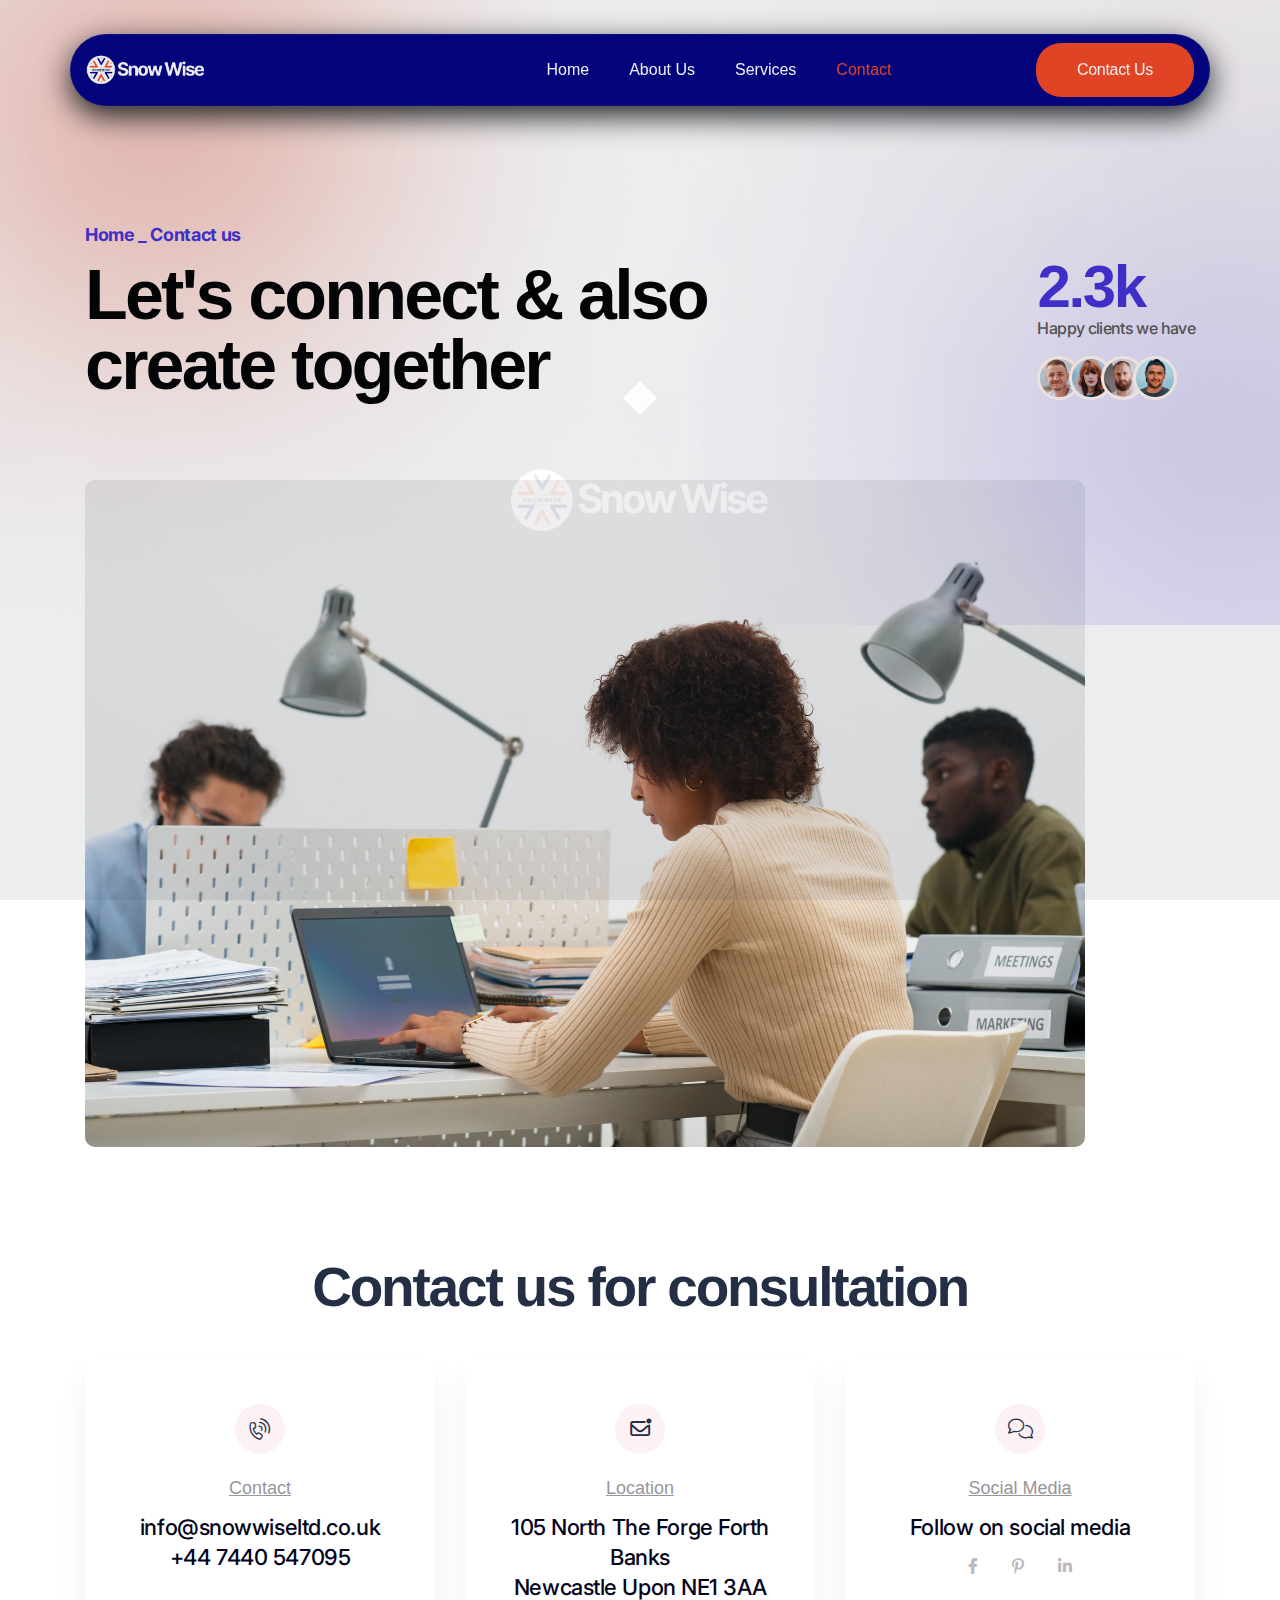
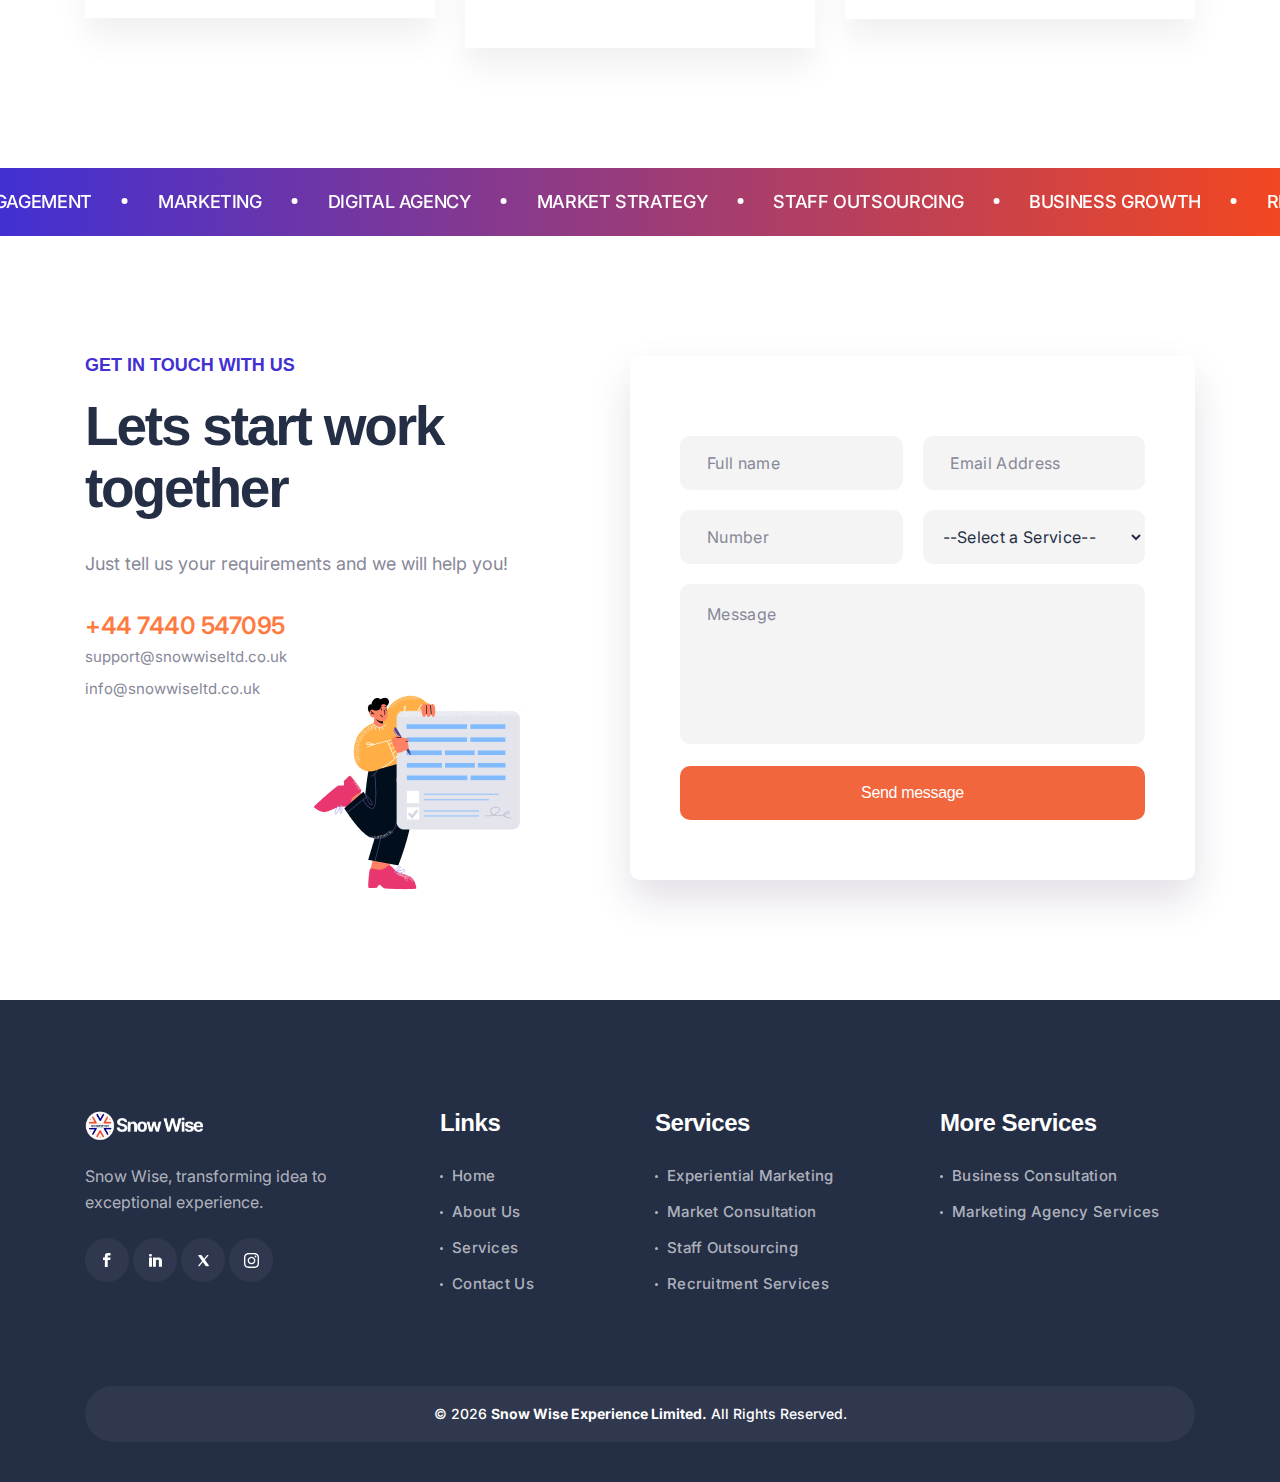
<file: contact/index.html>
<!DOCTYPE html>
<html class="no-js" lang="en">

  <head>
    <meta charset="utf-8" />
    <meta http-equiv="x-ua-compatible" content="ie=edge" />
    <title>
      Snow Wise - ⁠Marketing solutions for all businesses as
      against all business
    </title>
    <meta name="viewport" content="width=device-width, initial-scale=1" />
    <meta
      name="description"
      content="Welcome to Snow Wise, your trusted partner for expert marketing solutions. We specialize in experiential marketing, market consultation, recruitment services, staff outsourcing, and comprehensive business consultation. Let us help your business thrive with innovative strategies and tailored solutions. Contact us today for a consultation!"
    />
    <meta
      name="keywords"
      content="Snow Wise, marketing agency, experiential marketing, market consultation, business recruitment, staff outsourcing, marketing consultation, business consultation, digital marketing, strategic marketing, professional marketing services, tailored marketing solutions"
    />
    <link rel="canonical" href="https://snowwise.co.uk/" />
    <meta name="robots" content="index, follow" />
    <meta name="author" content="https://snowwise.co.uk/" />
    <!-- Open Graph Tags -->
    <meta
      property="og:title"
      content="Snow Wise - ⁠Marketing solutions for all businesses as against all business"
    />
    <meta
      property="og:description"
      content="Welcome to Snow Wise, your go-to marketing agency for innovative marketing strategies and solutions. We offer experiential marketing, market consultation, recruitment services, staff outsourcing, and business strategy consulting. Let us drive your business forward!"
    />
    <meta
      property="og:image"
      content="https://snowwise.vercel.app/assets/img/images/marketing-og-image.png"
    />
    <meta property="og:url" content="https://snowwise.co.uk/" />
    <!-- Twitter Card Tags -->
    <meta name="twitter:card" content="summary_large_image" />
    <meta
      name="twitter:title"
      content="Snow Wise - ⁠Marketing solutions for all businesses as against all business"
    />
    <meta
      name="twitter:description"
      content="At Snow Wise, we specialize in marketing solutions designed to help your business grow. From experiential marketing to staff outsourcing, we've got you covered. Contact us today for expert marketing consultation!"
    />
    <meta
      name="twitter:image"
      content="https://snowwise.vercel.app/assets/img/images/marketing-og-image.png"
    />

    <!-- Place favicon.ico in the root directory -->
    <link rel="shortcut icon" type="image/x-icon" href="../assets/img/favicon/favicon.png" />

    <!-- CSS here -->
    <link rel="stylesheet" href="../assets/css/bootstrap.css" />
    <link rel="stylesheet" href="../assets/css/animate.css" />
    <link rel="stylesheet" href="../assets/css/custom-animation.css" />
    <link rel="stylesheet" href="../assets/css/swiper-bundle.css" />
    <link rel="stylesheet" href="../assets/css/slick.css" />
    <link rel="stylesheet" href="../assets/css/magnific-popup.css" />
    <link rel="stylesheet" href="../assets/css/font-awesome-pro.css" />
    <link rel="stylesheet" href="../assets/css/spacing.css" />
    <link rel="stylesheet" href="../assets/css/main.css" />
  </head>

  <body>
    <!-- preloader-start-area -->
    <div id="loading" class="preloader-layout">
      <div class="preloader-layout-wrap">
        <span class="loader"></span>
        <div class="preloader-logo">
          <img src="../assets/img/logo/preloader.png" alt="preloader logo" />
        </div>
      </div>
    </div>
    <!-- preloader-start-end -->

    <!-- back to top start -->
    <div class="back-to-top-wrapper">
      <button id="back_to_top" type="button" class="back-to-top-btn">
        <svg width="12" height="7" viewBox="0 0 12 7" fill="none" xmlns="http://www.w3.org/2000/svg">
          <path d="M11 6L6 1L1 6" stroke="currentColor" stroke-width="1.5" stroke-linecap="round"
            stroke-linejoin="round" />
        </svg>
      </button>
    </div>
    <!-- back to top end -->

    <!-- offcanvas area start -->
    <div class="offcanvas__area">
      <div class="offcanvas__close">
        <button class="offcanvas__close-btn offcanvas-close-btn">
          <svg width="12" height="12" viewBox="0 0 12 12" fill="none" xmlns="http://www.w3.org/2000/svg">
            <path d="M11 1L1 11" stroke="currentColor" stroke-width="1.5" stroke-linecap="round"
              stroke-linejoin="round" />
            <path d="M1 1L11 11" stroke="currentColor" stroke-width="1.5" stroke-linecap="round"
              stroke-linejoin="round" />
          </svg>
        </button>
      </div>
      <div class="offcanvas__wrapper">
        <div class="offcanvas__content">
          <div class="offcanvas__top mb-40">
            <div class="offcanvas__logo">
              <a href="/"
                ><img
                  data-width="120"
                  src="../assets/img/logo/logo.png"
                  alt="logo"
              /></a>
            </div>
          </div>
          <nav class="tp-offcanvas-menu">
            <ul>
              <li><a href="/">Home</a></li>
              <li><a href="/about">About</a></li>
              <li><a href="/services">Services</a></li>
              <li><a href="/contact">Contact</a></li>
              <!-- Add more links as needed -->
            </ul>
          </nav>
          <div class="offcanvas-info mb-50">
            <div class="offcanvas__contact-content d-flex">
              <div class="offcanvas__contact-content-icon">
                <i class="fa-sharp fa-solid fa-location-dot"></i>
              </div>
              <div class="offcanvas__contact-content-content">
                <a href="https://maps.app.goo.gl/52eJrQW471uhStBWA"
                  >105 North The Forge Forth Banks Newcastle Upon NE1 3AA</a
                >
              </div>
            </div>
            <div class="offcanvas__contact-content d-flex">
              <div class="offcanvas__contact-content-icon">
                <i class="fa-solid fa-envelope"></i>
              </div>
              <div class="offcanvas__contact-content-content">
                <a href="mailto:info@snowwiseltd.co.uk">info@snowwiseltd.co.uk</a>
              </div>
            </div>
            <div class="offcanvas__contact-content d-flex">
              <div class="offcanvas__contact-content-icon">
                <i class="fa-solid fa-phone"></i>
              </div>
              <div class="offcanvas__contact-content-content">
                <a href="tel:+447440547095"> +44 7440 547095</a>
              </div>
            </div>
          </div>
          <div class="offcanvas__social">
            <a class="icon facebook" href="#"><i class="fab fa-facebook-f"></i></a>
            <a class="icon twitter" href="#"><i class="fab fa-twitter"></i></a>
            <a class="icon linkedin" href="#"><i class="fab fa-linkedin"></i></a>
          </div>
        </div>
      </div>
    </div>
    <div class="body-overlay"></div>
    <!-- offcanvas area end -->

    <header>
      <!-- header-area-start -->
      <div class="tp-header-area tp-header-transparent">
        <div class="tp-header-2-top d-none d-md-block">
          <div class="container">
            <div class="row">
              <div class="col-md-6">
                <div class="tp-header-discount">
                  <!-- <p><img class="mr-5" src="assets/img/header/rocket.png" alt="rocket"> End of Year Sale: <span>Save up to 35%</span> on Tasks</p> -->
                </div>
              </div>
            </div>
          </div>
        </div>
        <div id="header-sticky" class="tp-header-2-bottom">
          <div class="container">
            <div class="tp-header-2-wrapper p-relative">
              <div class="row align-items-center">
                <div class="col-xl-2 col-lg-6 col-md-6 col-6">
                  <div class="tp-header-logo">
                    <a href="/"
                      ><img
                        data-width="120"
                        src="../assets/img/logo/logo-white.png"
                        alt="logo"
                    /></a>
                  </div>
                </div>
                <div class="col-xl-7 d-none d-xl-block">
                  <div class="tp-main-menu tp-main-menu-2 text-end">
                    <nav class="tp-mobile-menu-active">
                      <ul>
                        <li class="p-static">
                          <a href="/">Home</a>
                        </li>
                        <li class="">
                          <a href="/about/">About Us</a>
                        </li>
                        <li class="">
                          <a href="/services/">Services</a>
                        </li>
                        <li class="is-active">
                          <a href="/contact/">Contact</a>
                        </li>
                      </ul>
                    </nav>
                  </div>
                </div>
                <div class="col-xl-3 col-lg-6 col-md-6 col-6">
                  <div
                    class="tp-header-2-btn d-flex justify-content-end align-items-center"
                  >
                    <a
                      class="tp-btn-yellow-radius d-none d-md-block"
                      href="/contact/"
                      >Contact Us</a
                    >
                    <div class="tp-header-5-menu-bar d-block d-xl-none ml-15">
                      <button class="tp-offcanvas-open-btn offcanvas-open-btn">
                        <span></span>
                        <span></span>
                      </button>
                    </div>
                  </div>
                </div>
              </div>
            </div>
          </div>
        </div>
      </div>
      <!-- header-area-end -->
    </header>

    <main>
      <!-- tp breadcrumb area start -->
      <section class="tp-breadcrumb-area tp-breadcrumb-6-ptb tp-breadcrumb-6-bg pt-250 pb-150 p-relative"
        data-background="../assets/img/contact/contact-bg.png">
        <div class="container">
          <div class="row align-items-end">
            <div class="col-md-8">
              <div class="tp-breadcrumb-2-content p-relative mb-40">
                <span class="tp-breadcrumb-subtitle">Home _ Contact us</span>
                <h4 class="tp-breadcrumb-title text-black mb-0">
                  Let's connect & also create together
                </h4>
              </div>
            </div>
            <div class="col-md-4">
              <div class="tp-breadcrumb-client-wrap d-flex justify-content-start justify-content-md-end mb-40">
                <div class="tp-breadcrumb-client">
                  <h4><i>2.3</i>k</h4>
                  <span>Happy clients we have</span>
                  <img src="../assets/img/contact/avater.png" alt="avatar" />
                </div>
              </div>
            </div>
          </div>
        </div>
      </section>
      <!-- tp breadcrumb area end -->

      <!-- tp-contact-area-start -->
      <div class="tp-contact-banner pb-110">
        <div class="container">
          <div class="row">
            <div class="col-xl-12">
              <div class="tp-contact-banner-img">
                <img
                  src="../assets/img/contact/contact-img.jpg"
                  alt="contact"
                />
              </div>
            </div>
          </div>
        </div>
      </div>

      <div class="inner-contact-info pb-90">
        <div class="container">
          <div class="row justify-content-center">
            <div class="col-xl-8">
              <div class="inner-contact-title-box text-center mb-40">
                <h2 class="tp-section-title">Contact us for consultation</h2>
              </div>
            </div>
          </div>
          <div class="row">
            <div class="col-lg-4 col-md-6">
              <div class="inner-contact-info-item text-center mb-30">
                <div class="inner-contact-info-icon">
                  <span>
                    <i class="fa-light fa-phone-volume phone"></i>
                  </span>
                </div>
                <h4 class="inner-contact-info-title">Contact</h4>
                <a href="mailto:info@snowwiseltd.co.uk"
                  >info@snowwiseltd.co.uk</a
                >
                <a href="tel:+447440547095">+44 7440 547095</a>
              </div>
            </div>
            <div class="col-lg-4 col-md-6">
              <div class="inner-contact-info-item text-center mb-30">
                <div class="inner-contact-info-icon">
                  <span>
                    <i class="fa-regular fa-envelope-dot"></i>
                  </span>
                </div>
                <h4 class="inner-contact-info-title">Location</h4>
                <a
                  class="inner-contact-location"
                  href="mailto:support@snowwiseltd.co.uk"
                  >105 North The Forge Forth Banks Newcastle Upon NE1 3AA</a
                >
              </div>
            </div>
            <div class="col-lg-4 col-md-6">
              <div class="inner-contact-info-item text-center mb-30">
                <div class="inner-contact-info-icon">
                  <span>
                    <i class="fa-light fa-comments"></i>
                  </span>
                </div>
                <h4 class="inner-contact-info-title">Social Media</h4>
                <a href="#">Follow on social media</a>
                <div class="inner-contact-social">
                  <a href="#"><i class="fa-brands fa-facebook-f"></i></a>
                  <a href="#"><i class="fa-brands fa-pinterest-p"></i></a>
                  <a href="#"><i class="fa-brands fa-linkedin-in"></i></a>
                </div>
              </div>
            </div>
          </div>
        </div>
      </div>

      <!-- barnd area start -->
      <div class="tp-brand-area">
        <div class="tp-text-wrapper">
          <div class="swiper-container tp-text-active">
            <div class="swiper-wrapper slide-transtion">
              <div class="swiper-slide">
                <div class="tp-text-item">
                  <span class="tp-text-title">Marketing</span>
                </div>
              </div>
              <div class="swiper-slide">
                <div class="tp-text-item">
                  <span class="tp-text-title">Digital Agency</span>
                </div>
              </div>
              <div class="swiper-slide">
                <div class="tp-text-item">
                  <span class="tp-text-title">Market Strategy</span>
                </div>
              </div>
              <div class="swiper-slide">
                <div class="tp-text-item">
                  <span class="tp-text-title">Staff Outsourcing</span>
                </div>
              </div>
              <div class="swiper-slide">
                <div class="tp-text-item">
                  <span class="tp-text-title">Business Growth</span>
                </div>
              </div>
              <div class="swiper-slide">
                <div class="tp-text-item">
                  <span class="tp-text-title">Recruitment Services</span>
                </div>
              </div>
              <div class="swiper-slide">
                <div class="tp-text-item">
                  <span class="tp-text-title">Growth Marketing</span>
                </div>
              </div>
              <div class="swiper-slide">
                <div class="tp-text-item">
                  <span class="tp-text-title">SEO Specialization</span>
                </div>
              </div>
              <div class="swiper-slide">
                <div class="tp-text-item">
                  <span class="tp-text-title">Consultation</span>
                </div>
              </div>
              <div class="swiper-slide">
                <div class="tp-text-item">
                  <span class="tp-text-title">Product Marketing</span>
                </div>
              </div>
              <div class="swiper-slide">
                <div class="tp-text-item">
                  <span class="tp-text-title">Engagement</span>
                </div>
              </div>
            </div>
          </div>
        </div>
      </div>
      <!-- barnd area end -->

      <div class="tp-contact-area pb-120 pt-120">
        <div class="container">
          <div class="row">
            <div class="col-lg-5">
              <div class="tp-contact-wrap p-relative">
                <div class="tp-contact-title-box">
                  <span class="tp-section-subtitle mb-20 d-inline-block">GET IN TOUCH WITH US</span>
                  <h2 class="tp-section-title mb-35">
                    Lets start work together
                  </h2>
                  <p>Just tell us your requirements and we will help you!</p>
                </div>
                <div class="tp-contact-info">
                  <a class="tp-contact-tel" href="tel:+447440547095"
                    >+44 7440 547095</a
                  >
                  <a
                    class="tp-contact-mail"
                    href="mailto:support@snowwiseltd.co.uk"
                    >support@snowwiseltd.co.uk</a
                  >
                  <br >
                  <br >
                  <a
                    class="tp-contact-mail"
                    href="mailto:info@snowwiseltd.co.uk"
                    >info@snowwiseltd.co.uk</a
                  >
                </div>
                <div class="tp-contact-shape tptranslateX2 d-none d-lg-block">
                  <img src="../assets/img/faq/faq-shape-1.jpg" alt="shape" />
                </div>
              </div>
            </div>
            <div class="col-lg-7">
              <div class="tp-contact-from-wrap">
                <form id="contact-form" onsubmit="handleFormSubmit(event)">
                  <div class="tp-contact-from">
                    <div class="row gx-20">
                      <input type="hidden" name="access_key" value="71f45668-65d9-46fa-87aa-f24a90577f9e" />
                      <input type="hidden" name="subject" value="Contact Form Request" />
                      <div class="pb-20">
                        <div id="success-message" class="d-none"></div>
                      </div>
                      <div class="col-xl-6">
                        <div class="tp-contact-input mb-20">
                          <input class="tp-input" type="text" name="name" placeholder="Full name" />
                        </div>
                      </div>
                      <div class="col-xl-6">
                        <div class="tp-contact-input mb-20">
                          <input class="tp-input" type="email" name="email" placeholder="Email Address" />
                        </div>
                      </div>
                      <div class="col-xl-6">
                        <div class="tp-contact-input mb-20">
                          <input class="tp-input" type="text" name="phone" placeholder="Number" />
                        </div>
                      </div>
                      <div class="col-xl-6">
                        <div class="tp-contact-input mb-20">
                          <select class="tp-select" required>
                            <option value="">--Select a Service--</option>
                            <option value="Experiential Marketing">
                              Experiential Marketing
                            </option>
                            <option value="Search Engine Optimization">
                              Search Engine Optimization
                            </option>
                            <option value="Market Consultation">
                              Market Consultation
                            </option>
                            <option value="Recruitment Services">
                              Recruitment Services
                            </option>
                            <option value="Staff Outsourcing">
                              Staff Outsourcing
                            </option>
                            <option value="Business Consultation">
                              Business Consultation
                            </option>
                            <option value="Strategy Development">
                              Strategy Development
                            </option>
                          </select>
                        </div>
                      </div>
                      <div class="col-xl-12">
                        <div class="tp-contact-input mb-20">
                          <textarea class="tp-input tp-textarea" name="message" placeholder="Message"></textarea>
                        </div>
                      </div>
                      <div class="col-xl-12">
                        <div class="tp-contact-btn">
                          <button type="submit" class="tp-btn-gradient tp-gradient-bg w-100">
                            Send message
                          </button>
                        </div>
                      </div>
                    </div>
                  </div>
                </form>
              </div>
            </div>
          </div>
        </div>
      </div>

      <!-- tp-contact-area-end -->
    </main>

    <footer>
      <!-- footer area start -->
      <div
        class="tp-footer-area tp-footer-style-5 tp-footer-style-6 black-bg pt-110 pb-45"
      >
        <div class="container">
          <div class="row d-flex flex-wrap">
            <div class="col-xl-3 col-lg-4 col-md-4 col-sm-6 mb-50">
              <div class="tp-footer-widget tp-footer-col-1">
                <div class="tp-footer-widget-logo">
                  <a href="/"
                    ><img
                      data-width="120"
                      src="../assets/img/logo/logo-white.png"
                      alt="logo"
                  /></a>
                </div>
                <div class="tp-footer-widget-text">
                  <p>
                    Snow Wise, transforming idea to exceptional experience.
                  </p>
                </div>
                <div class="tp-footer-widget-social">
                  <a href="#">
                    <span>
                      <svg
                        width="8"
                        height="14"
                        viewBox="0 0 8 14"
                        xmlns="http://www.w3.org/2000/svg"
                      >
                        <path
                          d="M1.88265 13.9168H4.70664V6.95842H7.26587L7.53062 4.56646H4.70664V3.37048C4.70664 3.00807 4.76547 2.75437 4.88313 2.60941C5.0008 2.46444 5.28516 2.39196 5.73621 2.39196H7.53062V0H4.94197C3.76531 0 2.96126 0.262753 2.52982 0.788258C2.09838 1.29564 1.88265 2.0839 1.88265 3.15303V4.56646H0V6.95842H1.88265V13.9168Z"
                          fill="currentcolor"
                        />
                      </svg>
                    </span>
                  </a>
                  <a href="#">
                    <span>
                      <svg
                        width="13"
                        height="13"
                        viewBox="0 0 13 13"
                        fill="none"
                        xmlns="http://www.w3.org/2000/svg"
                      >
                        <path
                          d="M0.0308789 3.37631H2.96437V12.6612H0.0308789V3.37631ZM8.98575 3.37631C8.84165 3.37631 8.69755 3.3851 8.55344 3.40269C8.42993 3.42027 8.30641 3.44665 8.1829 3.48182C8.05938 3.51699 7.95645 3.55216 7.87411 3.58733C7.79177 3.60491 7.68884 3.64887 7.56532 3.71921C7.44181 3.77197 7.35946 3.80714 7.31829 3.82472C7.2977 3.84231 7.22565 3.89506 7.10214 3.98299C6.97862 4.07091 6.91686 4.11488 6.91686 4.11488V3.37631H3.98337V12.6612H6.91686V6.80537C6.91686 6.78779 6.91686 6.75262 6.91686 6.69986C6.91686 6.64711 6.93745 6.55039 6.97862 6.40971C7.04038 6.26903 7.11243 6.15473 7.19477 6.0668C7.2977 5.96129 7.4521 5.86458 7.65796 5.77665C7.8844 5.68873 8.14173 5.64477 8.42993 5.64477C8.92399 5.64477 9.28424 5.75027 9.51069 5.96129C9.75772 6.17231 9.88124 6.45367 9.88124 6.80537V12.6612H13V6.91088C13 6.29541 12.8868 5.76786 12.6603 5.32824C12.4339 4.87103 12.1663 4.52812 11.8575 4.29952C11.5693 4.05333 11.2193 3.85989 10.8076 3.71921C10.4165 3.56095 10.0768 3.46423 9.7886 3.42906C9.52098 3.39389 9.25337 3.37631 8.98575 3.37631ZM0.432304 0.369284C0.144101 0.615473 0 0.914417 0 1.26612C0 1.61781 0.144101 1.91676 0.432304 2.16295C0.720507 2.40914 1.07047 2.53223 1.48219 2.53223C1.8939 2.53223 2.24386 2.40914 2.53207 2.16295C2.82027 1.91676 2.96437 1.61781 2.96437 1.26612C2.96437 0.914417 2.82027 0.615473 2.53207 0.369284C2.24386 0.123095 1.8939 0 1.48219 0C1.07047 0 0.720507 0.123095 0.432304 0.369284Z"
                          fill="currentcolor"
                        />
                      </svg>
                    </span>
                  </a>
                  <a href="#">
                    <span>
                      <svg
                        xmlns="http://www.w3.org/2000/svg"
                        viewBox="0 0 24 24"
                        width="15px"
                        height="15px"
                      >
                        <path
                          d="M 4.4042969 3 C 3.7572969 3 3.3780469 3.7287656 3.7480469 4.2597656 L 9.7363281 12.818359 L 3.7246094 19.845703 C 3.3356094 20.299703 3.6578594 21 4.2558594 21 L 4.9199219 21 C 5.2129219 21 5.4916406 20.871437 5.6816406 20.648438 L 10.919922 14.511719 L 14.863281 20.146484 C 15.238281 20.680484 15.849953 21 16.501953 21 L 19.835938 21 C 20.482937 21 20.862187 20.272188 20.492188 19.742188 L 14.173828 10.699219 L 19.900391 3.9902344 C 20.232391 3.6002344 19.955359 3 19.443359 3 L 18.597656 3 C 18.305656 3 18.027891 3.1276094 17.837891 3.3496094 L 12.996094 9.0097656 L 9.3945312 3.8554688 C 9.0205313 3.3194687 8.4098594 3 7.7558594 3 L 4.4042969 3 z"
                          fill="currentcolor"
                        />
                      </svg>
                    </span>
                  </a>
                  <a href="#">
                    <span>
                      <svg
                        width="15"
                        height="15"
                        viewBox="0 0 15 15"
                        fill="none"
                        xmlns="http://www.w3.org/2000/svg"
                      >
                        <path
                          d="M7.50615 1.35085C9.51171 1.35085 9.7492 1.35964 10.5379 1.3948C11.271 1.42704 11.6668 1.55011 11.9307 1.65267C12.2796 1.78746 12.5318 1.95155 12.7927 2.21235C13.0566 2.47607 13.2179 2.72514 13.3527 3.07384C13.4554 3.33757 13.5785 3.73608 13.6108 4.46572C13.646 5.25689 13.6548 5.49424 13.6548 7.49561C13.6548 9.4999 13.646 9.73726 13.6108 10.5255C13.5785 11.2581 13.4554 11.6536 13.3527 11.9174C13.2179 12.2661 13.0537 12.5181 12.7927 12.7789C12.5288 13.0426 12.2796 13.2038 11.9307 13.3385C11.6668 13.4411 11.268 13.5642 10.5379 13.5964C9.74627 13.6316 9.50877 13.6404 7.50615 13.6404C5.5006 13.6404 5.2631 13.6316 4.47437 13.5964C3.74135 13.5642 3.34552 13.4411 3.08163 13.3385C2.73271 13.2038 2.48055 13.0397 2.21959 12.7789C1.95571 12.5151 1.79444 12.2661 1.65956 11.9174C1.55694 11.6536 1.43379 11.2551 1.40154 10.5255C1.36635 9.73432 1.35756 9.49697 1.35756 7.49561C1.35756 5.49131 1.36635 5.25396 1.40154 4.46572C1.43379 3.73315 1.55694 3.33757 1.65956 3.07384C1.79444 2.72514 1.95864 2.47314 2.21959 2.21235C2.48348 1.94862 2.73271 1.78746 3.08163 1.65267C3.34552 1.55011 3.74428 1.42704 4.47437 1.3948C5.2631 1.35964 5.5006 1.35085 7.50615 1.35085ZM7.50615 0C5.46835 0 5.21326 0.00879078 4.4128 0.0439539C3.61527 0.079117 3.06697 0.208048 2.59197 0.392655C2.09645 0.586052 1.67716 0.840985 1.2608 1.26001C0.84151 1.67611 0.586418 2.09514 0.3929 2.58742C0.208178 3.06505 0.0791665 3.61008 0.0439814 4.40711C0.00879628 5.21 0 5.46493 0 7.50147C0 9.538 0.00879628 9.79293 0.0439814 10.5929C0.0791665 11.3899 0.208178 11.9379 0.3929 12.4126C0.586418 12.9078 0.84151 13.3268 1.2608 13.7429C1.67716 14.159 2.09645 14.4169 2.58904 14.6073C3.06697 14.792 3.61234 14.9209 4.40987 14.956C5.21033 14.9912 5.46542 15 7.50322 15C9.54103 15 9.79612 14.9912 10.5966 14.956C11.3941 14.9209 11.9424 14.792 12.4174 14.6073C12.91 14.4169 13.3293 14.159 13.7456 13.7429C14.162 13.3268 14.42 12.9078 14.6106 12.4155C14.7953 11.9379 14.9243 11.3929 14.9595 10.5958C14.9947 9.79586 15.0035 9.54093 15.0035 7.5044C15.0035 5.46787 14.9947 5.21293 14.9595 4.41297C14.9243 3.61594 14.7953 3.06798 14.6106 2.59328C14.4259 2.09514 14.1708 1.67611 13.7515 1.26001C13.3352 0.843915 12.9159 0.586052 12.4233 0.395585C11.9453 0.210979 11.4 0.0820473 10.6024 0.0468842C9.79905 0.00879078 9.54396 0 7.50615 0Z"
                          fill="currentcolor"
                        />
                        <path
                          d="M7.50568 3.64844C5.37698 3.64844 3.64998 5.37436 3.64998 7.50173C3.64998 9.6291 5.37698 11.355 7.50568 11.355C9.63438 11.355 11.3614 9.6291 11.3614 7.50173C11.3614 5.37436 9.63438 3.64844 7.50568 3.64844ZM7.50568 10.0012C6.12466 10.0012 5.0046 8.88188 5.0046 7.50173C5.0046 6.12158 6.12466 5.00222 7.50568 5.00222C8.88669 5.00222 10.0068 6.12158 10.0068 7.50173C10.0068 8.88188 8.88669 10.0012 7.50568 10.0012Z"
                          fill="currentcolor"
                        />
                        <path
                          d="M12.4142 3.49432C12.4142 3.99246 12.0096 4.39391 11.5141 4.39391C11.0156 4.39391 10.6139 3.98953 10.6139 3.49432C10.6139 2.99617 11.0186 2.59473 11.5141 2.59473C12.0096 2.59473 12.4142 2.9991 12.4142 3.49432Z"
                          fill="currentcolor"
                        />
                      </svg>
                    </span>
                  </a>
                </div>
              </div>
            </div>
            <div class="col-xl-3 col-lg-4 col-md-4 col-sm-6 mb-50">
              <div class="tp-footer-widget tp-footer-col-2">
                <h4 class="tp-footer-widget-title">Links</h4>
                <div class="tp-footer-widget-menu">
                  <ul>
                    <li><a href="/">Home</a></li>
                    <li><a href="/about">About Us</a></li>
                    <li><a href="/services">Services</a></li>
                    <li><a href="/contact">Contact Us</a></li>
                  </ul>
                </div>
              </div>
            </div>
            <div class="col-xl-3 col-lg-4 col-md-4 col-sm-6 mb-50">
              <div class="tp-footer-widget tp-footer-col-3">
                <h4 class="tp-footer-widget-title">Services</h4>
                <div class="tp-footer-widget-menu">
                  <ul>
                    <li><a href="/services">Experiential Marketing</a></li>
                    <li><a href="/services">Market Consultation</a></li>
                    <li><a href="/services">Staff Outsourcing</a></li>
                    <li><a href="/services">Recruitment Services</a></li>
                  </ul>
                </div>
              </div>
            </div>
            <div class="col-xl-3 col-lg-4 col-md-4 col-sm-6 mb-50">
              <div class="tp-footer-widget tp-footer-col-3">
                <h4 class="tp-footer-widget-title">More Services</h4>
                <div class="tp-footer-widget-menu">
                  <ul>
                    <li><a href="/services">Business Consultation</a></li>
                    <li><a href="/services">Marketing Agency Services</a></li>
                  </ul>
                </div>
              </div>
            </div>
          </div>
        </div>
      </div>
      <!-- footer area end -->

      <!-- copyright area start -->
      <div
        class="tp-copyright-area tp-copyright-style-5 tp-copyright-style-6 black-bg pb-40"
      >
        <div class="container">
          <div class="tp-copyright-bg">
            <div class="row">
              <div class="col-xl-12">
                <div class="tp-copyright-text">
                  <p>
                    © <span id="year"></span>
                    <a href="/">Snow Wise Experience Limited.</a> All Rights
                    Reserved.
                  </p>
                </div>
              </div>
            </div>
          </div>
        </div>
      </div>
      <!-- copyright area end -->
    </footer>

    <!-- JS here -->
    <script src="../assets/js/vendor/jquery.js"></script>
    <script src="../assets/js/bootstrap-bundle.js"></script>
    <script src="../assets/js/swiper-bundle.js"></script>
    <script src="../assets/js/wow.js"></script>
    <script src="../assets/js/slick.js"></script>
    <script src="../assets/js/magnific-popup.js"></script>
    <script src="../assets/js/nice-select.js"></script>
    <script src="../assets/js/purecounter.js"></script>
    <script src="../assets/js/isotope-pkgd.js"></script>
    <script src="../assets/js/imagesloaded-pkgd.js"></script>
    <!-- <script src="../assets/js/ajax-form.js"></script> -->
    <script src="../assets/js/slider-init.js"></script>
    <script src="../assets/js/main.js"></script>
    <script src="../assets/js/form.min.js"></script>
  </body>

</html>
</file>
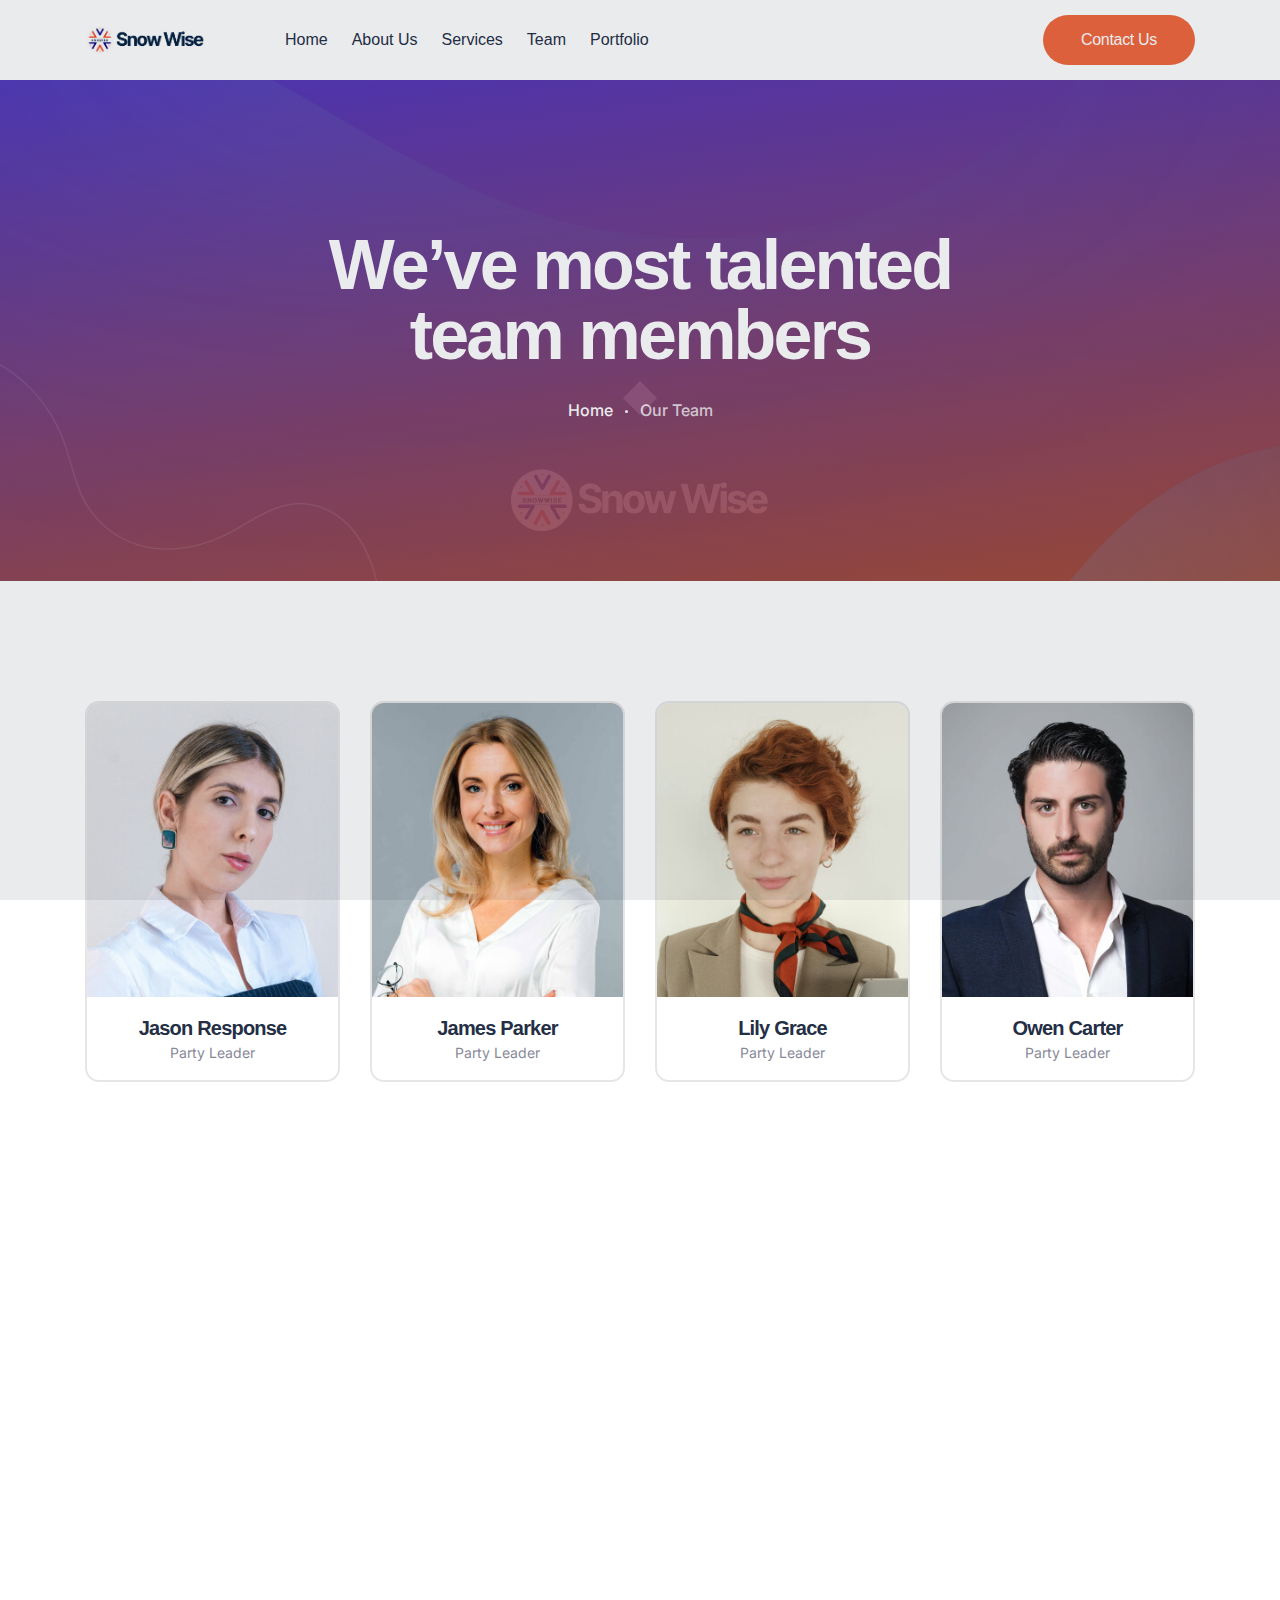
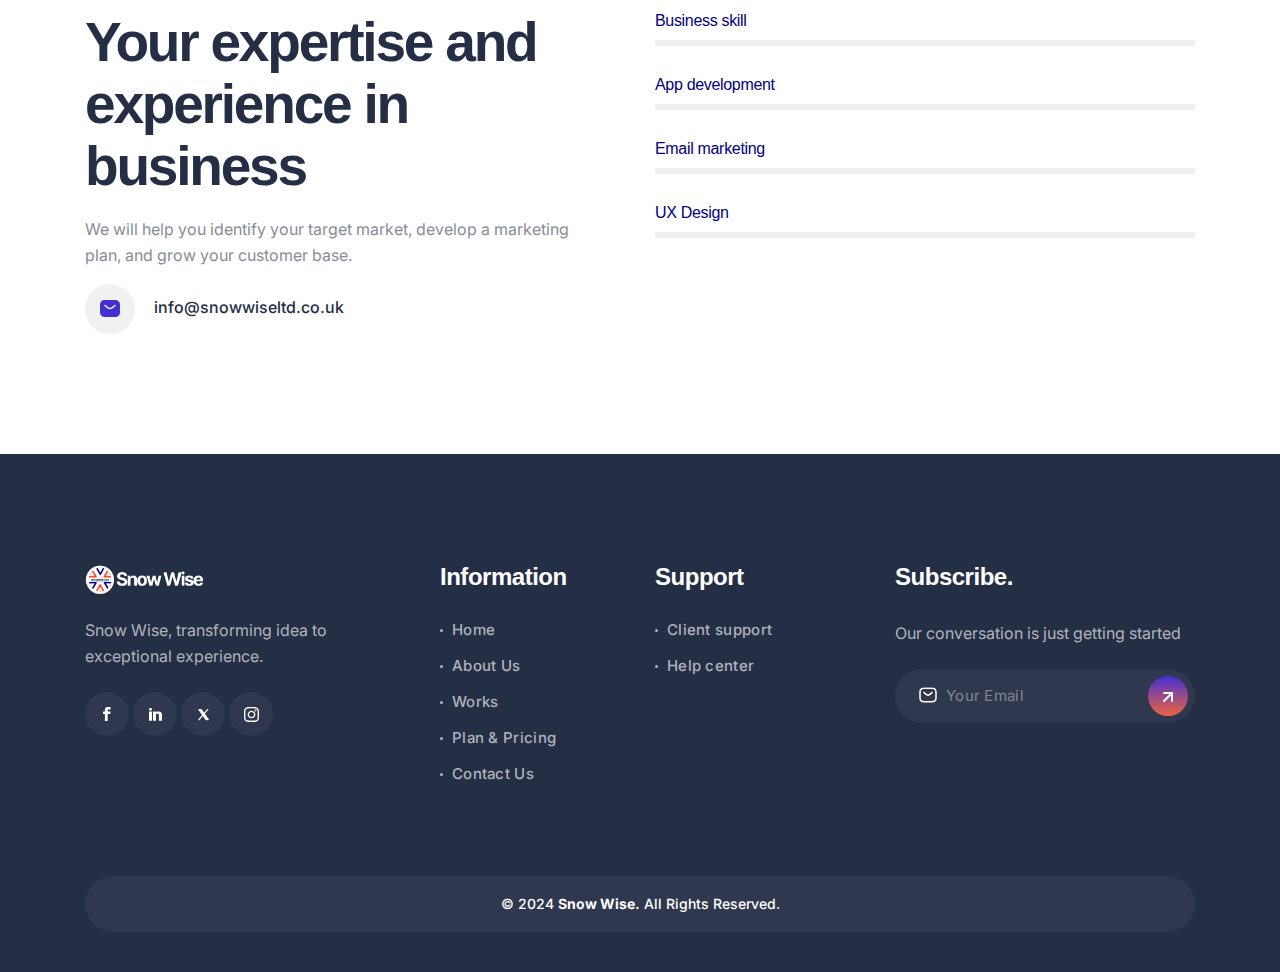
<file: team/index.html>
<!DOCTYPE html>
<html class="no-js" lang="en">
  <head>
    <meta charset="utf-8" />
    <meta http-equiv="x-ua-compatible" content="ie=edge" />
    <title>
      Snow Wise - ⁠Marketing solutions for all businesses as
      against all business
    </title>
    <meta name="viewport" content="width=device-width, initial-scale=1" />
    <meta
      name="description"
      content="Welcome to Snow Wise, your trusted partner for expert marketing solutions. We specialize in experiential marketing, market consultation, recruitment services, staff outsourcing, and comprehensive business consultation. Let us help your business thrive with innovative strategies and tailored solutions. Contact us today for a consultation!"
    />
    <meta
      name="keywords"
      content="Snow Wise, marketing agency, experiential marketing, market consultation, business recruitment, staff outsourcing, marketing consultation, business consultation, digital marketing, strategic marketing, professional marketing services, tailored marketing solutions"
    />
    <link rel="canonical" href="https://snowwise.co.uk/" />
    <meta name="robots" content="index, follow" />
    <meta name="author" content="https://snowwise.co.uk/" />
    <!-- Open Graph Tags -->
    <meta
      property="og:title"
      content="Snow Wise - ⁠Marketing solutions for all businesses as against all business"
    />
    <meta
      property="og:description"
      content="Welcome to Snow Wise, your go-to marketing agency for innovative marketing strategies and solutions. We offer experiential marketing, market consultation, recruitment services, staff outsourcing, and business strategy consulting. Let us drive your business forward!"
    />
    <meta
      property="og:image"
      content="https://snowwise.vercel.app/assets/img/images/marketing-og-image.png"
    />
    <meta property="og:url" content="https://snowwise.co.uk/" />
    <!-- Twitter Card Tags -->
    <meta name="twitter:card" content="summary_large_image" />
    <meta
      name="twitter:title"
      content="Snow Wise - ⁠Marketing solutions for all businesses as against all business"
    />
    <meta
      name="twitter:description"
      content="At Snow Wise, we specialize in marketing solutions designed to help your business grow. From experiential marketing to staff outsourcing, we've got you covered. Contact us today for expert marketing consultation!"
    />
    <meta
      name="twitter:image"
      content="https://snowwise.vercel.app/assets/img/images/marketing-og-image.png"
    />

    <!-- Place favicon.ico in the root directory -->
    <link
      rel="shortcut icon"
      type="image/x-icon"
      href="../assets/img/favicon/favicon.png"
    />

    <!-- CSS here -->
    <link rel="stylesheet" href="../assets/css/bootstrap.css" />
    <link rel="stylesheet" href="../assets/css/animate.css" />
    <link rel="stylesheet" href="../assets/css/custom-animation.css" />
    <link rel="stylesheet" href="../assets/css/swiper-bundle.css" />
    <link rel="stylesheet" href="../assets/css/slick.css" />
    <link rel="stylesheet" href="../assets/css/magnific-popup.css" />
    <link rel="stylesheet" href="../assets/css/font-awesome-pro.css" />
    <link rel="stylesheet" href="../assets/css/spacing.css" />
    <link rel="stylesheet" href="../assets/css/main.css" />
  </head>

  <body>
    <!-- preloader-start-area -->
    <div id="loading" class="preloader-layout">
      <div class="preloader-layout-wrap">
        <span class="loader"></span>
        <div class="preloader-logo">
          <img src="../assets/img/logo/preloader.png" alt="" />
        </div>
      </div>
    </div>
    <!-- preloader-start-end -->

    <!-- back to top start -->
    <div class="back-to-top-wrapper">
      <button id="back_to_top" type="button" class="back-to-top-btn">
        <svg
          width="12"
          height="7"
          viewBox="0 0 12 7"
          fill="none"
          xmlns="http://www.w3.org/2000/svg"
        >
          <path
            d="M11 6L6 1L1 6"
            stroke="currentColor"
            stroke-width="1.5"
            stroke-linecap="round"
            stroke-linejoin="round"
          />
        </svg>
      </button>
    </div>
    <!-- back to top end -->

    <!-- offcanvas area start -->
    <div class="offcanvas__area">
      <div class="offcanvas__close">
        <button class="offcanvas__close-btn offcanvas-close-btn">
          <svg
            width="12"
            height="12"
            viewBox="0 0 12 12"
            fill="none"
            xmlns="http://www.w3.org/2000/svg"
          >
            <path
              d="M11 1L1 11"
              stroke="currentColor"
              stroke-width="1.5"
              stroke-linecap="round"
              stroke-linejoin="round"
            />
            <path
              d="M1 1L11 11"
              stroke="currentColor"
              stroke-width="1.5"
              stroke-linecap="round"
              stroke-linejoin="round"
            />
          </svg>
        </button>
      </div>
      <div class="offcanvas__wrapper">
        <div class="offcanvas__content">
          <div class="offcanvas__top mb-40">
            <div class="offcanvas__logo">
              <a href="/"
                ><img data-width="120" src="../assets/img/logo/logo.png" alt=""
              /></a>
            </div>
          </div>
          <div class="tp-offcanvas-menu fix d-xl-none mb-30">
            <nav></nav>
          </div>
          <div class="offcanvas__contact d-none d-xl-block">
            <div class="offcanvas__text mb-80">
              <p>
                The design readable content of a page hen looking at its layout
                The point our of using Movie template
              </p>
            </div>
            <div class="offcanvas__gallery mb-50">
              <h4 class="offcanvas__title">Gallery</h4>
              <div class="row gx-2">
                <div class="col-md-3 col-3">
                  <div class="offcanvas-gallery-img fix">
                    <a href="#"
                      ><img
                        src="../assets/img/offcanvas/offcanvas-1.jpg"
                        alt=""
                    /></a>
                  </div>
                </div>
                <div class="col-md-3 col-3">
                  <div class="offcanvas-gallery-img fix">
                    <a href="#"
                      ><img
                        src="../assets/img/offcanvas/offcanvas-2.jpg"
                        alt=""
                    /></a>
                  </div>
                </div>
                <div class="col-md-3 col-3">
                  <div class="offcanvas-gallery-img fix">
                    <a href="#"
                      ><img
                        src="../assets/img/offcanvas/offcanvas-3.jpg"
                        alt=""
                    /></a>
                  </div>
                </div>
                <div class="col-md-3 col-3">
                  <div class="offcanvas-gallery-img fix">
                    <a href="#"
                      ><img
                        src="../assets/img/offcanvas/offcanvas-4.jpg"
                        alt=""
                    /></a>
                  </div>
                </div>
              </div>
            </div>
          </div>
          <div class="offcanvas-info mb-50">
            <h4 class="offcanvas__title">Contacts</h4>
            <div class="offcanvas__contact-content d-flex">
              <div class="offcanvas__contact-content-icon">
                <i class="fa-sharp fa-solid fa-location-dot"></i>
              </div>
              <div class="offcanvas__contact-content-content">
                <a
                  href="https://maps.app.goo.gl/52eJrQW471uhStBWA"
                  >105 North The Forge Forth Banks Newcastle Upon NE1 3AA
                </a>
              </div>
            </div>
            <div class="offcanvas__contact-content d-flex">
              <div class="offcanvas__contact-content-icon">
                <i class="fa-solid fa-envelope"></i>
              </div>
              <div class="offcanvas__contact-content-content">
                <a href="mailto:needhelp@company.com"> info@snowwiseltd.co.uk </a>
              </div>
            </div>
            <div class="offcanvas__contact-content d-flex">
              <div class="offcanvas__contact-content-icon">
                <i class="fa-solid fa-phone"></i>
              </div>
              <div class="offcanvas__contact-content-content">
                <a href="tel:01310-069824"> +92 666 888 0000</a>
              </div>
            </div>
          </div>
          <div class="offcanvas__social">
            <a class="icon facebook" href="#"
              ><i class="fab fa-facebook-f"></i
            ></a>
            <a class="icon twitter" href="#"><i class="fab fa-twitter"></i></a>
            <a class="icon youtube" href="#"><i class="fab fa-youtube"></i></a>
            <a class="icon linkedin" href="#"
              ><i class="fab fa-linkedin"></i
            ></a>
          </div>
        </div>
      </div>
    </div>
    <div class="body-overlay"></div>
    <!-- offcanvas area end -->

    <header>
      <!-- header-area-start -->
      <div id="header-sticky" class="tp-header-area tp-header-hight p-relative">
        <div class="container container-1435">
          <div class="tp-header-box p-relative">
            <div class="row align-items-center">
              <div class="col-xl-2 col-lg-5 col-md-3 col-6">
                <div class="tp-header-logo">
                  <a href="/"
                    ><img
                      data-width="120"
                      src="../assets/img/logo/logo.png"
                      alt="logo"
                  /></a>
                </div>
              </div>
              <div class="col-xl-6 col-lg-2 d-none d-lg-block">
                <div class="tp-main-menu d-none d-xl-block">
                  <nav class="tp-mobile-menu-active">
                    <ul>
                      <li class="has-dropdown p-static">
                        <a href="/">Home</a>
                      </li>
                      <li class="has-dropdown">
                        <a href="/about/">About Us</a>
                      </li>
                      <li class="has-dropdown">
                        <a href="/services/">Services</a>
                      </li>
                      <li class="has-dropdown">
                        <a href="/team/">Team</a>
                      </li>
                      <li class="has-dropdown">
                        <a href="/works/">Portfolio</a>
                      </li>
                    </ul>
                  </nav>
                </div>
              </div>
              <div class="col-xl-4 col-lg-5 col-md-9 col-6">
                <div
                  class="tp-header-right d-flex align-items-center justify-content-end"
                >
                  <div
                    id="tp-header-3-search"
                    class="tp-header-3-search p-relative"
                  ></div>
                  <div class="tp-header-inner-btn ml-35 d-none d-sm-block">
                    <a
                      class="tp-btn-gradient tp-gradient-bg d-inline-block"
                      href="/contact"
                      >Contact Us</a
                    >
                  </div>
                  <div
                    class="tp-header-5-menu-bar tp-header-4-menu-bar d-block d-xl-none"
                  >
                    <button class="tp-offcanvas-open-btn offcanvas-open-btn">
                      <span></span>
                      <span></span>
                    </button>
                  </div>
                </div>
              </div>
            </div>
          </div>
        </div>
      </div>
      <!-- header-area-end -->
    </header>

    <main>
      <!-- tp breadcrumb area start -->
      <section
        class="tp-breadcrumb-2-ptb pt-150 pb-145 p-relative"
        data-background="../assets/img/breadcrumb/breadcrumb-shape.png"
      >
        <div class="tp-breadcrumb-3-bg"></div>

        <div class="container">
          <div class="row">
            <div class="col-lg-12">
              <div class="tp-breadcrumb-2-content text-center">
                <h4 class="tp-breadcrumb-title">
                  We’ve most talented <br />
                  team members
                </h4>
                <div class="tp-breadcrumb-list">
                  <span><a href="/">Home</a></span>
                  <span class="dvdr"></span>
                  <span>Our Team</span>
                </div>
              </div>
            </div>
          </div>
        </div>
      </section>
      <!-- tp breadcrumb area end -->

      <!-- tp team area start -->
      <div class="tp-team-area pt-120 pb-90">
        <div class="container">
          <div class="row">
            <div class="col-lg-3 col-md-6 col-sm-6">
              <div
                class="tp-team-item mb-30 wow tpfadeUp"
                data-wow-duration=".9s"
                data-wow-delay=".3s"
              >
                <div class="tp-team-thumb p-relative fix">
                  <img
                    class="w-100"
                    src="../assets/img/team/team-1.jpg"
                    alt=""
                  />
                  <div class="tp-team-social-wrap">
                    <div class="tp-team-social">
                      <a href="#">
                        <span>
                          <svg
                            width="8"
                            height="14"
                            viewBox="0 0 8 14"
                            xmlns="http://www.w3.org/2000/svg"
                          >
                            <path
                              d="M1.88265 13.9168H4.70664V6.95842H7.26587L7.53062 4.56646H4.70664V3.37048C4.70664 3.00807 4.76547 2.75437 4.88313 2.60941C5.0008 2.46444 5.28516 2.39196 5.73621 2.39196H7.53062V0H4.94197C3.76531 0 2.96126 0.262753 2.52982 0.788258C2.09838 1.29564 1.88265 2.0839 1.88265 3.15303V4.56646H0V6.95842H1.88265V13.9168Z"
                              fill="currentcolor"
                            />
                          </svg>
                        </span>
                      </a>
                      <a href="#">
                        <span>
                          <svg
                            width="13"
                            height="13"
                            viewBox="0 0 13 13"
                            fill="none"
                            xmlns="http://www.w3.org/2000/svg"
                          >
                            <path
                              d="M0.0308789 3.37631H2.96437V12.6612H0.0308789V3.37631ZM8.98575 3.37631C8.84165 3.37631 8.69755 3.3851 8.55344 3.40269C8.42993 3.42027 8.30641 3.44665 8.1829 3.48182C8.05938 3.51699 7.95645 3.55216 7.87411 3.58733C7.79177 3.60491 7.68884 3.64887 7.56532 3.71921C7.44181 3.77197 7.35946 3.80714 7.31829 3.82472C7.2977 3.84231 7.22565 3.89506 7.10214 3.98299C6.97862 4.07091 6.91686 4.11488 6.91686 4.11488V3.37631H3.98337V12.6612H6.91686V6.80537C6.91686 6.78779 6.91686 6.75262 6.91686 6.69986C6.91686 6.64711 6.93745 6.55039 6.97862 6.40971C7.04038 6.26903 7.11243 6.15473 7.19477 6.0668C7.2977 5.96129 7.4521 5.86458 7.65796 5.77665C7.8844 5.68873 8.14173 5.64477 8.42993 5.64477C8.92399 5.64477 9.28424 5.75027 9.51069 5.96129C9.75772 6.17231 9.88124 6.45367 9.88124 6.80537V12.6612H13V6.91088C13 6.29541 12.8868 5.76786 12.6603 5.32824C12.4339 4.87103 12.1663 4.52812 11.8575 4.29952C11.5693 4.05333 11.2193 3.85989 10.8076 3.71921C10.4165 3.56095 10.0768 3.46423 9.7886 3.42906C9.52098 3.39389 9.25337 3.37631 8.98575 3.37631ZM0.432304 0.369284C0.144101 0.615473 0 0.914417 0 1.26612C0 1.61781 0.144101 1.91676 0.432304 2.16295C0.720507 2.40914 1.07047 2.53223 1.48219 2.53223C1.8939 2.53223 2.24386 2.40914 2.53207 2.16295C2.82027 1.91676 2.96437 1.61781 2.96437 1.26612C2.96437 0.914417 2.82027 0.615473 2.53207 0.369284C2.24386 0.123095 1.8939 0 1.48219 0C1.07047 0 0.720507 0.123095 0.432304 0.369284Z"
                              fill="currentcolor"
                            />
                          </svg>
                        </span>
                      </a>
                      <a href="#">
                        <span>
                          <svg
                            xmlns="http://www.w3.org/2000/svg"
                            viewBox="0 0 24 24"
                            width="15px"
                            height="15px"
                          >
                            <path
                              d="M 4.4042969 3 C 3.7572969 3 3.3780469 3.7287656 3.7480469 4.2597656 L 9.7363281 12.818359 L 3.7246094 19.845703 C 3.3356094 20.299703 3.6578594 21 4.2558594 21 L 4.9199219 21 C 5.2129219 21 5.4916406 20.871437 5.6816406 20.648438 L 10.919922 14.511719 L 14.863281 20.146484 C 15.238281 20.680484 15.849953 21 16.501953 21 L 19.835938 21 C 20.482937 21 20.862187 20.272188 20.492188 19.742188 L 14.173828 10.699219 L 19.900391 3.9902344 C 20.232391 3.6002344 19.955359 3 19.443359 3 L 18.597656 3 C 18.305656 3 18.027891 3.1276094 17.837891 3.3496094 L 12.996094 9.0097656 L 9.3945312 3.8554688 C 9.0205313 3.3194687 8.4098594 3 7.7558594 3 L 4.4042969 3 z"
                              fill="currentcolor"
                            />
                          </svg>
                        </span>
                      </a>
                    </div>
                  </div>
                </div>
                <div class="tp-team-content text-center">
                  <h4 class="tp-team-title">
                    <a href="team-details.html">Jason Response</a>
                  </h4>
                  <span>Party Leader</span>
                </div>
              </div>
            </div>
            <div class="col-lg-3 col-md-6 col-sm-6">
              <div
                class="tp-team-item mb-30 wow tpfadeUp"
                data-wow-duration=".9s"
                data-wow-delay=".5s"
              >
                <div class="tp-team-thumb p-relative fix">
                  <img
                    class="w-100"
                    src="../assets/img/team/team-2.jpg"
                    alt=""
                  />
                  <div class="tp-team-social-wrap">
                    <div class="tp-team-social">
                      <a href="#">
                        <span>
                          <svg
                            width="8"
                            height="14"
                            viewBox="0 0 8 14"
                            xmlns="http://www.w3.org/2000/svg"
                          >
                            <path
                              d="M1.88265 13.9168H4.70664V6.95842H7.26587L7.53062 4.56646H4.70664V3.37048C4.70664 3.00807 4.76547 2.75437 4.88313 2.60941C5.0008 2.46444 5.28516 2.39196 5.73621 2.39196H7.53062V0H4.94197C3.76531 0 2.96126 0.262753 2.52982 0.788258C2.09838 1.29564 1.88265 2.0839 1.88265 3.15303V4.56646H0V6.95842H1.88265V13.9168Z"
                              fill="currentcolor"
                            />
                          </svg>
                        </span>
                      </a>
                      <a href="#">
                        <span>
                          <svg
                            width="13"
                            height="13"
                            viewBox="0 0 13 13"
                            fill="none"
                            xmlns="http://www.w3.org/2000/svg"
                          >
                            <path
                              d="M0.0308789 3.37631H2.96437V12.6612H0.0308789V3.37631ZM8.98575 3.37631C8.84165 3.37631 8.69755 3.3851 8.55344 3.40269C8.42993 3.42027 8.30641 3.44665 8.1829 3.48182C8.05938 3.51699 7.95645 3.55216 7.87411 3.58733C7.79177 3.60491 7.68884 3.64887 7.56532 3.71921C7.44181 3.77197 7.35946 3.80714 7.31829 3.82472C7.2977 3.84231 7.22565 3.89506 7.10214 3.98299C6.97862 4.07091 6.91686 4.11488 6.91686 4.11488V3.37631H3.98337V12.6612H6.91686V6.80537C6.91686 6.78779 6.91686 6.75262 6.91686 6.69986C6.91686 6.64711 6.93745 6.55039 6.97862 6.40971C7.04038 6.26903 7.11243 6.15473 7.19477 6.0668C7.2977 5.96129 7.4521 5.86458 7.65796 5.77665C7.8844 5.68873 8.14173 5.64477 8.42993 5.64477C8.92399 5.64477 9.28424 5.75027 9.51069 5.96129C9.75772 6.17231 9.88124 6.45367 9.88124 6.80537V12.6612H13V6.91088C13 6.29541 12.8868 5.76786 12.6603 5.32824C12.4339 4.87103 12.1663 4.52812 11.8575 4.29952C11.5693 4.05333 11.2193 3.85989 10.8076 3.71921C10.4165 3.56095 10.0768 3.46423 9.7886 3.42906C9.52098 3.39389 9.25337 3.37631 8.98575 3.37631ZM0.432304 0.369284C0.144101 0.615473 0 0.914417 0 1.26612C0 1.61781 0.144101 1.91676 0.432304 2.16295C0.720507 2.40914 1.07047 2.53223 1.48219 2.53223C1.8939 2.53223 2.24386 2.40914 2.53207 2.16295C2.82027 1.91676 2.96437 1.61781 2.96437 1.26612C2.96437 0.914417 2.82027 0.615473 2.53207 0.369284C2.24386 0.123095 1.8939 0 1.48219 0C1.07047 0 0.720507 0.123095 0.432304 0.369284Z"
                              fill="currentcolor"
                            />
                          </svg>
                        </span>
                      </a>
                      <a href="#">
                        <span>
                          <svg
                            xmlns="http://www.w3.org/2000/svg"
                            viewBox="0 0 24 24"
                            width="15px"
                            height="15px"
                          >
                            <path
                              d="M 4.4042969 3 C 3.7572969 3 3.3780469 3.7287656 3.7480469 4.2597656 L 9.7363281 12.818359 L 3.7246094 19.845703 C 3.3356094 20.299703 3.6578594 21 4.2558594 21 L 4.9199219 21 C 5.2129219 21 5.4916406 20.871437 5.6816406 20.648438 L 10.919922 14.511719 L 14.863281 20.146484 C 15.238281 20.680484 15.849953 21 16.501953 21 L 19.835938 21 C 20.482937 21 20.862187 20.272188 20.492188 19.742188 L 14.173828 10.699219 L 19.900391 3.9902344 C 20.232391 3.6002344 19.955359 3 19.443359 3 L 18.597656 3 C 18.305656 3 18.027891 3.1276094 17.837891 3.3496094 L 12.996094 9.0097656 L 9.3945312 3.8554688 C 9.0205313 3.3194687 8.4098594 3 7.7558594 3 L 4.4042969 3 z"
                              fill="currentcolor"
                            />
                          </svg>
                        </span>
                      </a>
                    </div>
                  </div>
                </div>
                <div class="tp-team-content text-center">
                  <h4 class="tp-team-title">
                    <a href="team-details.html">James Parker</a>
                  </h4>
                  <span>Party Leader</span>
                </div>
              </div>
            </div>
            <div class="col-lg-3 col-md-6 col-sm-6">
              <div
                class="tp-team-item mb-30 wow tpfadeUp"
                data-wow-duration=".9s"
                data-wow-delay=".7s"
              >
                <div class="tp-team-thumb p-relative fix">
                  <img
                    class="w-100"
                    src="../assets/img/team/team-3.jpg"
                    alt=""
                  />
                  <div class="tp-team-social-wrap">
                    <div class="tp-team-social">
                      <a href="#">
                        <span>
                          <svg
                            width="8"
                            height="14"
                            viewBox="0 0 8 14"
                            xmlns="http://www.w3.org/2000/svg"
                          >
                            <path
                              d="M1.88265 13.9168H4.70664V6.95842H7.26587L7.53062 4.56646H4.70664V3.37048C4.70664 3.00807 4.76547 2.75437 4.88313 2.60941C5.0008 2.46444 5.28516 2.39196 5.73621 2.39196H7.53062V0H4.94197C3.76531 0 2.96126 0.262753 2.52982 0.788258C2.09838 1.29564 1.88265 2.0839 1.88265 3.15303V4.56646H0V6.95842H1.88265V13.9168Z"
                              fill="currentcolor"
                            />
                          </svg>
                        </span>
                      </a>
                      <a href="#">
                        <span>
                          <svg
                            width="13"
                            height="13"
                            viewBox="0 0 13 13"
                            fill="none"
                            xmlns="http://www.w3.org/2000/svg"
                          >
                            <path
                              d="M0.0308789 3.37631H2.96437V12.6612H0.0308789V3.37631ZM8.98575 3.37631C8.84165 3.37631 8.69755 3.3851 8.55344 3.40269C8.42993 3.42027 8.30641 3.44665 8.1829 3.48182C8.05938 3.51699 7.95645 3.55216 7.87411 3.58733C7.79177 3.60491 7.68884 3.64887 7.56532 3.71921C7.44181 3.77197 7.35946 3.80714 7.31829 3.82472C7.2977 3.84231 7.22565 3.89506 7.10214 3.98299C6.97862 4.07091 6.91686 4.11488 6.91686 4.11488V3.37631H3.98337V12.6612H6.91686V6.80537C6.91686 6.78779 6.91686 6.75262 6.91686 6.69986C6.91686 6.64711 6.93745 6.55039 6.97862 6.40971C7.04038 6.26903 7.11243 6.15473 7.19477 6.0668C7.2977 5.96129 7.4521 5.86458 7.65796 5.77665C7.8844 5.68873 8.14173 5.64477 8.42993 5.64477C8.92399 5.64477 9.28424 5.75027 9.51069 5.96129C9.75772 6.17231 9.88124 6.45367 9.88124 6.80537V12.6612H13V6.91088C13 6.29541 12.8868 5.76786 12.6603 5.32824C12.4339 4.87103 12.1663 4.52812 11.8575 4.29952C11.5693 4.05333 11.2193 3.85989 10.8076 3.71921C10.4165 3.56095 10.0768 3.46423 9.7886 3.42906C9.52098 3.39389 9.25337 3.37631 8.98575 3.37631ZM0.432304 0.369284C0.144101 0.615473 0 0.914417 0 1.26612C0 1.61781 0.144101 1.91676 0.432304 2.16295C0.720507 2.40914 1.07047 2.53223 1.48219 2.53223C1.8939 2.53223 2.24386 2.40914 2.53207 2.16295C2.82027 1.91676 2.96437 1.61781 2.96437 1.26612C2.96437 0.914417 2.82027 0.615473 2.53207 0.369284C2.24386 0.123095 1.8939 0 1.48219 0C1.07047 0 0.720507 0.123095 0.432304 0.369284Z"
                              fill="currentcolor"
                            />
                          </svg>
                        </span>
                      </a>
                      <a href="#">
                        <span>
                          <svg
                            xmlns="http://www.w3.org/2000/svg"
                            viewBox="0 0 24 24"
                            width="15px"
                            height="15px"
                          >
                            <path
                              d="M 4.4042969 3 C 3.7572969 3 3.3780469 3.7287656 3.7480469 4.2597656 L 9.7363281 12.818359 L 3.7246094 19.845703 C 3.3356094 20.299703 3.6578594 21 4.2558594 21 L 4.9199219 21 C 5.2129219 21 5.4916406 20.871437 5.6816406 20.648438 L 10.919922 14.511719 L 14.863281 20.146484 C 15.238281 20.680484 15.849953 21 16.501953 21 L 19.835938 21 C 20.482937 21 20.862187 20.272188 20.492188 19.742188 L 14.173828 10.699219 L 19.900391 3.9902344 C 20.232391 3.6002344 19.955359 3 19.443359 3 L 18.597656 3 C 18.305656 3 18.027891 3.1276094 17.837891 3.3496094 L 12.996094 9.0097656 L 9.3945312 3.8554688 C 9.0205313 3.3194687 8.4098594 3 7.7558594 3 L 4.4042969 3 z"
                              fill="currentcolor"
                            />
                          </svg>
                        </span>
                      </a>
                    </div>
                  </div>
                </div>
                <div class="tp-team-content text-center">
                  <h4 class="tp-team-title">
                    <a href="team-details.html">Lily Grace</a>
                  </h4>
                  <span>Party Leader</span>
                </div>
              </div>
            </div>
            <div class="col-lg-3 col-md-6 col-sm-6">
              <div
                class="tp-team-item mb-30 wow tpfadeUp"
                data-wow-duration=".9s"
                data-wow-delay=".9s"
              >
                <div class="tp-team-thumb p-relative fix">
                  <img
                    class="w-100"
                    src="../assets/img/team/team-4.jpg"
                    alt=""
                  />
                  <div class="tp-team-social-wrap">
                    <div class="tp-team-social">
                      <a href="#">
                        <span>
                          <svg
                            width="8"
                            height="14"
                            viewBox="0 0 8 14"
                            xmlns="http://www.w3.org/2000/svg"
                          >
                            <path
                              d="M1.88265 13.9168H4.70664V6.95842H7.26587L7.53062 4.56646H4.70664V3.37048C4.70664 3.00807 4.76547 2.75437 4.88313 2.60941C5.0008 2.46444 5.28516 2.39196 5.73621 2.39196H7.53062V0H4.94197C3.76531 0 2.96126 0.262753 2.52982 0.788258C2.09838 1.29564 1.88265 2.0839 1.88265 3.15303V4.56646H0V6.95842H1.88265V13.9168Z"
                              fill="currentcolor"
                            />
                          </svg>
                        </span>
                      </a>
                      <a href="#">
                        <span>
                          <svg
                            width="13"
                            height="13"
                            viewBox="0 0 13 13"
                            fill="none"
                            xmlns="http://www.w3.org/2000/svg"
                          >
                            <path
                              d="M0.0308789 3.37631H2.96437V12.6612H0.0308789V3.37631ZM8.98575 3.37631C8.84165 3.37631 8.69755 3.3851 8.55344 3.40269C8.42993 3.42027 8.30641 3.44665 8.1829 3.48182C8.05938 3.51699 7.95645 3.55216 7.87411 3.58733C7.79177 3.60491 7.68884 3.64887 7.56532 3.71921C7.44181 3.77197 7.35946 3.80714 7.31829 3.82472C7.2977 3.84231 7.22565 3.89506 7.10214 3.98299C6.97862 4.07091 6.91686 4.11488 6.91686 4.11488V3.37631H3.98337V12.6612H6.91686V6.80537C6.91686 6.78779 6.91686 6.75262 6.91686 6.69986C6.91686 6.64711 6.93745 6.55039 6.97862 6.40971C7.04038 6.26903 7.11243 6.15473 7.19477 6.0668C7.2977 5.96129 7.4521 5.86458 7.65796 5.77665C7.8844 5.68873 8.14173 5.64477 8.42993 5.64477C8.92399 5.64477 9.28424 5.75027 9.51069 5.96129C9.75772 6.17231 9.88124 6.45367 9.88124 6.80537V12.6612H13V6.91088C13 6.29541 12.8868 5.76786 12.6603 5.32824C12.4339 4.87103 12.1663 4.52812 11.8575 4.29952C11.5693 4.05333 11.2193 3.85989 10.8076 3.71921C10.4165 3.56095 10.0768 3.46423 9.7886 3.42906C9.52098 3.39389 9.25337 3.37631 8.98575 3.37631ZM0.432304 0.369284C0.144101 0.615473 0 0.914417 0 1.26612C0 1.61781 0.144101 1.91676 0.432304 2.16295C0.720507 2.40914 1.07047 2.53223 1.48219 2.53223C1.8939 2.53223 2.24386 2.40914 2.53207 2.16295C2.82027 1.91676 2.96437 1.61781 2.96437 1.26612C2.96437 0.914417 2.82027 0.615473 2.53207 0.369284C2.24386 0.123095 1.8939 0 1.48219 0C1.07047 0 0.720507 0.123095 0.432304 0.369284Z"
                              fill="currentcolor"
                            />
                          </svg>
                        </span>
                      </a>
                      <a href="#">
                        <span>
                          <svg
                            xmlns="http://www.w3.org/2000/svg"
                            viewBox="0 0 24 24"
                            width="15px"
                            height="15px"
                          >
                            <path
                              d="M 4.4042969 3 C 3.7572969 3 3.3780469 3.7287656 3.7480469 4.2597656 L 9.7363281 12.818359 L 3.7246094 19.845703 C 3.3356094 20.299703 3.6578594 21 4.2558594 21 L 4.9199219 21 C 5.2129219 21 5.4916406 20.871437 5.6816406 20.648438 L 10.919922 14.511719 L 14.863281 20.146484 C 15.238281 20.680484 15.849953 21 16.501953 21 L 19.835938 21 C 20.482937 21 20.862187 20.272188 20.492188 19.742188 L 14.173828 10.699219 L 19.900391 3.9902344 C 20.232391 3.6002344 19.955359 3 19.443359 3 L 18.597656 3 C 18.305656 3 18.027891 3.1276094 17.837891 3.3496094 L 12.996094 9.0097656 L 9.3945312 3.8554688 C 9.0205313 3.3194687 8.4098594 3 7.7558594 3 L 4.4042969 3 z"
                              fill="currentcolor"
                            />
                          </svg>
                        </span>
                      </a>
                    </div>
                  </div>
                </div>
                <div class="tp-team-content text-center">
                  <h4 class="tp-team-title">
                    <a href="team-details.html"> Owen Carter</a>
                  </h4>
                  <span>Party Leader</span>
                </div>
              </div>
            </div>
            <div class="col-lg-3 col-md-6 col-sm-6">
              <div
                class="tp-team-item mb-30 wow tpfadeUp"
                data-wow-duration=".9s"
                data-wow-delay=".3s"
              >
                <div class="tp-team-thumb p-relative fix">
                  <img
                    class="w-100"
                    src="../assets/img/team/team-5.jpg"
                    alt=""
                  />
                  <div class="tp-team-social-wrap">
                    <div class="tp-team-social">
                      <a href="#">
                        <span>
                          <svg
                            width="8"
                            height="14"
                            viewBox="0 0 8 14"
                            xmlns="http://www.w3.org/2000/svg"
                          >
                            <path
                              d="M1.88265 13.9168H4.70664V6.95842H7.26587L7.53062 4.56646H4.70664V3.37048C4.70664 3.00807 4.76547 2.75437 4.88313 2.60941C5.0008 2.46444 5.28516 2.39196 5.73621 2.39196H7.53062V0H4.94197C3.76531 0 2.96126 0.262753 2.52982 0.788258C2.09838 1.29564 1.88265 2.0839 1.88265 3.15303V4.56646H0V6.95842H1.88265V13.9168Z"
                              fill="currentcolor"
                            />
                          </svg>
                        </span>
                      </a>
                      <a href="#">
                        <span>
                          <svg
                            width="13"
                            height="13"
                            viewBox="0 0 13 13"
                            fill="none"
                            xmlns="http://www.w3.org/2000/svg"
                          >
                            <path
                              d="M0.0308789 3.37631H2.96437V12.6612H0.0308789V3.37631ZM8.98575 3.37631C8.84165 3.37631 8.69755 3.3851 8.55344 3.40269C8.42993 3.42027 8.30641 3.44665 8.1829 3.48182C8.05938 3.51699 7.95645 3.55216 7.87411 3.58733C7.79177 3.60491 7.68884 3.64887 7.56532 3.71921C7.44181 3.77197 7.35946 3.80714 7.31829 3.82472C7.2977 3.84231 7.22565 3.89506 7.10214 3.98299C6.97862 4.07091 6.91686 4.11488 6.91686 4.11488V3.37631H3.98337V12.6612H6.91686V6.80537C6.91686 6.78779 6.91686 6.75262 6.91686 6.69986C6.91686 6.64711 6.93745 6.55039 6.97862 6.40971C7.04038 6.26903 7.11243 6.15473 7.19477 6.0668C7.2977 5.96129 7.4521 5.86458 7.65796 5.77665C7.8844 5.68873 8.14173 5.64477 8.42993 5.64477C8.92399 5.64477 9.28424 5.75027 9.51069 5.96129C9.75772 6.17231 9.88124 6.45367 9.88124 6.80537V12.6612H13V6.91088C13 6.29541 12.8868 5.76786 12.6603 5.32824C12.4339 4.87103 12.1663 4.52812 11.8575 4.29952C11.5693 4.05333 11.2193 3.85989 10.8076 3.71921C10.4165 3.56095 10.0768 3.46423 9.7886 3.42906C9.52098 3.39389 9.25337 3.37631 8.98575 3.37631ZM0.432304 0.369284C0.144101 0.615473 0 0.914417 0 1.26612C0 1.61781 0.144101 1.91676 0.432304 2.16295C0.720507 2.40914 1.07047 2.53223 1.48219 2.53223C1.8939 2.53223 2.24386 2.40914 2.53207 2.16295C2.82027 1.91676 2.96437 1.61781 2.96437 1.26612C2.96437 0.914417 2.82027 0.615473 2.53207 0.369284C2.24386 0.123095 1.8939 0 1.48219 0C1.07047 0 0.720507 0.123095 0.432304 0.369284Z"
                              fill="currentcolor"
                            />
                          </svg>
                        </span>
                      </a>
                      <a href="#">
                        <span>
                          <svg
                            xmlns="http://www.w3.org/2000/svg"
                            viewBox="0 0 24 24"
                            width="15px"
                            height="15px"
                          >
                            <path
                              d="M 4.4042969 3 C 3.7572969 3 3.3780469 3.7287656 3.7480469 4.2597656 L 9.7363281 12.818359 L 3.7246094 19.845703 C 3.3356094 20.299703 3.6578594 21 4.2558594 21 L 4.9199219 21 C 5.2129219 21 5.4916406 20.871437 5.6816406 20.648438 L 10.919922 14.511719 L 14.863281 20.146484 C 15.238281 20.680484 15.849953 21 16.501953 21 L 19.835938 21 C 20.482937 21 20.862187 20.272188 20.492188 19.742188 L 14.173828 10.699219 L 19.900391 3.9902344 C 20.232391 3.6002344 19.955359 3 19.443359 3 L 18.597656 3 C 18.305656 3 18.027891 3.1276094 17.837891 3.3496094 L 12.996094 9.0097656 L 9.3945312 3.8554688 C 9.0205313 3.3194687 8.4098594 3 7.7558594 3 L 4.4042969 3 z"
                              fill="currentcolor"
                            />
                          </svg>
                        </span>
                      </a>
                    </div>
                  </div>
                </div>
                <div class="tp-team-content text-center">
                  <h4 class="tp-team-title">
                    <a href="team-details.html">Vicky Kulkarni</a>
                  </h4>
                  <span>Engineer</span>
                </div>
              </div>
            </div>
            <div class="col-lg-3 col-md-6 col-sm-6">
              <div
                class="tp-team-item mb-30 wow tpfadeUp"
                data-wow-duration=".9s"
                data-wow-delay=".5s"
              >
                <div class="tp-team-thumb p-relative fix">
                  <img
                    class="w-100"
                    src="../assets/img/team/team-6.jpg"
                    alt=""
                  />
                  <div class="tp-team-social-wrap">
                    <div class="tp-team-social">
                      <a href="#">
                        <span>
                          <svg
                            width="8"
                            height="14"
                            viewBox="0 0 8 14"
                            xmlns="http://www.w3.org/2000/svg"
                          >
                            <path
                              d="M1.88265 13.9168H4.70664V6.95842H7.26587L7.53062 4.56646H4.70664V3.37048C4.70664 3.00807 4.76547 2.75437 4.88313 2.60941C5.0008 2.46444 5.28516 2.39196 5.73621 2.39196H7.53062V0H4.94197C3.76531 0 2.96126 0.262753 2.52982 0.788258C2.09838 1.29564 1.88265 2.0839 1.88265 3.15303V4.56646H0V6.95842H1.88265V13.9168Z"
                              fill="currentcolor"
                            />
                          </svg>
                        </span>
                      </a>
                      <a href="#">
                        <span>
                          <svg
                            width="13"
                            height="13"
                            viewBox="0 0 13 13"
                            fill="none"
                            xmlns="http://www.w3.org/2000/svg"
                          >
                            <path
                              d="M0.0308789 3.37631H2.96437V12.6612H0.0308789V3.37631ZM8.98575 3.37631C8.84165 3.37631 8.69755 3.3851 8.55344 3.40269C8.42993 3.42027 8.30641 3.44665 8.1829 3.48182C8.05938 3.51699 7.95645 3.55216 7.87411 3.58733C7.79177 3.60491 7.68884 3.64887 7.56532 3.71921C7.44181 3.77197 7.35946 3.80714 7.31829 3.82472C7.2977 3.84231 7.22565 3.89506 7.10214 3.98299C6.97862 4.07091 6.91686 4.11488 6.91686 4.11488V3.37631H3.98337V12.6612H6.91686V6.80537C6.91686 6.78779 6.91686 6.75262 6.91686 6.69986C6.91686 6.64711 6.93745 6.55039 6.97862 6.40971C7.04038 6.26903 7.11243 6.15473 7.19477 6.0668C7.2977 5.96129 7.4521 5.86458 7.65796 5.77665C7.8844 5.68873 8.14173 5.64477 8.42993 5.64477C8.92399 5.64477 9.28424 5.75027 9.51069 5.96129C9.75772 6.17231 9.88124 6.45367 9.88124 6.80537V12.6612H13V6.91088C13 6.29541 12.8868 5.76786 12.6603 5.32824C12.4339 4.87103 12.1663 4.52812 11.8575 4.29952C11.5693 4.05333 11.2193 3.85989 10.8076 3.71921C10.4165 3.56095 10.0768 3.46423 9.7886 3.42906C9.52098 3.39389 9.25337 3.37631 8.98575 3.37631ZM0.432304 0.369284C0.144101 0.615473 0 0.914417 0 1.26612C0 1.61781 0.144101 1.91676 0.432304 2.16295C0.720507 2.40914 1.07047 2.53223 1.48219 2.53223C1.8939 2.53223 2.24386 2.40914 2.53207 2.16295C2.82027 1.91676 2.96437 1.61781 2.96437 1.26612C2.96437 0.914417 2.82027 0.615473 2.53207 0.369284C2.24386 0.123095 1.8939 0 1.48219 0C1.07047 0 0.720507 0.123095 0.432304 0.369284Z"
                              fill="currentcolor"
                            />
                          </svg>
                        </span>
                      </a>
                      <a href="#">
                        <span>
                          <svg
                            xmlns="http://www.w3.org/2000/svg"
                            viewBox="0 0 24 24"
                            width="15px"
                            height="15px"
                          >
                            <path
                              d="M 4.4042969 3 C 3.7572969 3 3.3780469 3.7287656 3.7480469 4.2597656 L 9.7363281 12.818359 L 3.7246094 19.845703 C 3.3356094 20.299703 3.6578594 21 4.2558594 21 L 4.9199219 21 C 5.2129219 21 5.4916406 20.871437 5.6816406 20.648438 L 10.919922 14.511719 L 14.863281 20.146484 C 15.238281 20.680484 15.849953 21 16.501953 21 L 19.835938 21 C 20.482937 21 20.862187 20.272188 20.492188 19.742188 L 14.173828 10.699219 L 19.900391 3.9902344 C 20.232391 3.6002344 19.955359 3 19.443359 3 L 18.597656 3 C 18.305656 3 18.027891 3.1276094 17.837891 3.3496094 L 12.996094 9.0097656 L 9.3945312 3.8554688 C 9.0205313 3.3194687 8.4098594 3 7.7558594 3 L 4.4042969 3 z"
                              fill="currentcolor"
                            />
                          </svg>
                        </span>
                      </a>
                    </div>
                  </div>
                </div>
                <div class="tp-team-content text-center">
                  <h4 class="tp-team-title">
                    <a href="team-details.html">Abrar Fahim</a>
                  </h4>
                  <span>Designer</span>
                </div>
              </div>
            </div>
            <div class="col-lg-3 col-md-6 col-sm-6">
              <div
                class="tp-team-item mb-30 wow tpfadeUp"
                data-wow-duration=".9s"
                data-wow-delay=".7s"
              >
                <div class="tp-team-thumb p-relative fix">
                  <img
                    class="w-100"
                    src="../assets/img/team/team-7.jpg"
                    alt=""
                  />
                  <div class="tp-team-social-wrap">
                    <div class="tp-team-social">
                      <a href="#">
                        <span>
                          <svg
                            width="8"
                            height="14"
                            viewBox="0 0 8 14"
                            xmlns="http://www.w3.org/2000/svg"
                          >
                            <path
                              d="M1.88265 13.9168H4.70664V6.95842H7.26587L7.53062 4.56646H4.70664V3.37048C4.70664 3.00807 4.76547 2.75437 4.88313 2.60941C5.0008 2.46444 5.28516 2.39196 5.73621 2.39196H7.53062V0H4.94197C3.76531 0 2.96126 0.262753 2.52982 0.788258C2.09838 1.29564 1.88265 2.0839 1.88265 3.15303V4.56646H0V6.95842H1.88265V13.9168Z"
                              fill="currentcolor"
                            />
                          </svg>
                        </span>
                      </a>
                      <a href="#">
                        <span>
                          <svg
                            width="13"
                            height="13"
                            viewBox="0 0 13 13"
                            fill="none"
                            xmlns="http://www.w3.org/2000/svg"
                          >
                            <path
                              d="M0.0308789 3.37631H2.96437V12.6612H0.0308789V3.37631ZM8.98575 3.37631C8.84165 3.37631 8.69755 3.3851 8.55344 3.40269C8.42993 3.42027 8.30641 3.44665 8.1829 3.48182C8.05938 3.51699 7.95645 3.55216 7.87411 3.58733C7.79177 3.60491 7.68884 3.64887 7.56532 3.71921C7.44181 3.77197 7.35946 3.80714 7.31829 3.82472C7.2977 3.84231 7.22565 3.89506 7.10214 3.98299C6.97862 4.07091 6.91686 4.11488 6.91686 4.11488V3.37631H3.98337V12.6612H6.91686V6.80537C6.91686 6.78779 6.91686 6.75262 6.91686 6.69986C6.91686 6.64711 6.93745 6.55039 6.97862 6.40971C7.04038 6.26903 7.11243 6.15473 7.19477 6.0668C7.2977 5.96129 7.4521 5.86458 7.65796 5.77665C7.8844 5.68873 8.14173 5.64477 8.42993 5.64477C8.92399 5.64477 9.28424 5.75027 9.51069 5.96129C9.75772 6.17231 9.88124 6.45367 9.88124 6.80537V12.6612H13V6.91088C13 6.29541 12.8868 5.76786 12.6603 5.32824C12.4339 4.87103 12.1663 4.52812 11.8575 4.29952C11.5693 4.05333 11.2193 3.85989 10.8076 3.71921C10.4165 3.56095 10.0768 3.46423 9.7886 3.42906C9.52098 3.39389 9.25337 3.37631 8.98575 3.37631ZM0.432304 0.369284C0.144101 0.615473 0 0.914417 0 1.26612C0 1.61781 0.144101 1.91676 0.432304 2.16295C0.720507 2.40914 1.07047 2.53223 1.48219 2.53223C1.8939 2.53223 2.24386 2.40914 2.53207 2.16295C2.82027 1.91676 2.96437 1.61781 2.96437 1.26612C2.96437 0.914417 2.82027 0.615473 2.53207 0.369284C2.24386 0.123095 1.8939 0 1.48219 0C1.07047 0 0.720507 0.123095 0.432304 0.369284Z"
                              fill="currentcolor"
                            />
                          </svg>
                        </span>
                      </a>
                      <a href="#">
                        <span>
                          <svg
                            xmlns="http://www.w3.org/2000/svg"
                            viewBox="0 0 24 24"
                            width="15px"
                            height="15px"
                          >
                            <path
                              d="M 4.4042969 3 C 3.7572969 3 3.3780469 3.7287656 3.7480469 4.2597656 L 9.7363281 12.818359 L 3.7246094 19.845703 C 3.3356094 20.299703 3.6578594 21 4.2558594 21 L 4.9199219 21 C 5.2129219 21 5.4916406 20.871437 5.6816406 20.648438 L 10.919922 14.511719 L 14.863281 20.146484 C 15.238281 20.680484 15.849953 21 16.501953 21 L 19.835938 21 C 20.482937 21 20.862187 20.272188 20.492188 19.742188 L 14.173828 10.699219 L 19.900391 3.9902344 C 20.232391 3.6002344 19.955359 3 19.443359 3 L 18.597656 3 C 18.305656 3 18.027891 3.1276094 17.837891 3.3496094 L 12.996094 9.0097656 L 9.3945312 3.8554688 C 9.0205313 3.3194687 8.4098594 3 7.7558594 3 L 4.4042969 3 z"
                              fill="currentcolor"
                            />
                          </svg>
                        </span>
                      </a>
                    </div>
                  </div>
                </div>
                <div class="tp-team-content text-center">
                  <h4 class="tp-team-title">
                    <a href="team-details.html">Paul Pitterson</a>
                  </h4>
                  <span>Manager</span>
                </div>
              </div>
            </div>
            <div class="col-lg-3 col-md-6 col-sm-6">
              <div
                class="tp-team-item mb-30 wow tpfadeUp"
                data-wow-duration=".9s"
                data-wow-delay=".9s"
              >
                <div class="tp-team-thumb p-relative fix">
                  <img
                    class="w-100"
                    src="../assets/img/team/team-8.jpg"
                    alt=""
                  />
                  <div class="tp-team-social-wrap">
                    <div class="tp-team-social">
                      <a href="#">
                        <span>
                          <svg
                            width="8"
                            height="14"
                            viewBox="0 0 8 14"
                            xmlns="http://www.w3.org/2000/svg"
                          >
                            <path
                              d="M1.88265 13.9168H4.70664V6.95842H7.26587L7.53062 4.56646H4.70664V3.37048C4.70664 3.00807 4.76547 2.75437 4.88313 2.60941C5.0008 2.46444 5.28516 2.39196 5.73621 2.39196H7.53062V0H4.94197C3.76531 0 2.96126 0.262753 2.52982 0.788258C2.09838 1.29564 1.88265 2.0839 1.88265 3.15303V4.56646H0V6.95842H1.88265V13.9168Z"
                              fill="currentcolor"
                            />
                          </svg>
                        </span>
                      </a>
                      <a href="#">
                        <span>
                          <svg
                            width="13"
                            height="13"
                            viewBox="0 0 13 13"
                            fill="none"
                            xmlns="http://www.w3.org/2000/svg"
                          >
                            <path
                              d="M0.0308789 3.37631H2.96437V12.6612H0.0308789V3.37631ZM8.98575 3.37631C8.84165 3.37631 8.69755 3.3851 8.55344 3.40269C8.42993 3.42027 8.30641 3.44665 8.1829 3.48182C8.05938 3.51699 7.95645 3.55216 7.87411 3.58733C7.79177 3.60491 7.68884 3.64887 7.56532 3.71921C7.44181 3.77197 7.35946 3.80714 7.31829 3.82472C7.2977 3.84231 7.22565 3.89506 7.10214 3.98299C6.97862 4.07091 6.91686 4.11488 6.91686 4.11488V3.37631H3.98337V12.6612H6.91686V6.80537C6.91686 6.78779 6.91686 6.75262 6.91686 6.69986C6.91686 6.64711 6.93745 6.55039 6.97862 6.40971C7.04038 6.26903 7.11243 6.15473 7.19477 6.0668C7.2977 5.96129 7.4521 5.86458 7.65796 5.77665C7.8844 5.68873 8.14173 5.64477 8.42993 5.64477C8.92399 5.64477 9.28424 5.75027 9.51069 5.96129C9.75772 6.17231 9.88124 6.45367 9.88124 6.80537V12.6612H13V6.91088C13 6.29541 12.8868 5.76786 12.6603 5.32824C12.4339 4.87103 12.1663 4.52812 11.8575 4.29952C11.5693 4.05333 11.2193 3.85989 10.8076 3.71921C10.4165 3.56095 10.0768 3.46423 9.7886 3.42906C9.52098 3.39389 9.25337 3.37631 8.98575 3.37631ZM0.432304 0.369284C0.144101 0.615473 0 0.914417 0 1.26612C0 1.61781 0.144101 1.91676 0.432304 2.16295C0.720507 2.40914 1.07047 2.53223 1.48219 2.53223C1.8939 2.53223 2.24386 2.40914 2.53207 2.16295C2.82027 1.91676 2.96437 1.61781 2.96437 1.26612C2.96437 0.914417 2.82027 0.615473 2.53207 0.369284C2.24386 0.123095 1.8939 0 1.48219 0C1.07047 0 0.720507 0.123095 0.432304 0.369284Z"
                              fill="currentcolor"
                            />
                          </svg>
                        </span>
                      </a>
                      <a href="#">
                        <span>
                          <svg
                            xmlns="http://www.w3.org/2000/svg"
                            viewBox="0 0 24 24"
                            width="15px"
                            height="15px"
                          >
                            <path
                              d="M 4.4042969 3 C 3.7572969 3 3.3780469 3.7287656 3.7480469 4.2597656 L 9.7363281 12.818359 L 3.7246094 19.845703 C 3.3356094 20.299703 3.6578594 21 4.2558594 21 L 4.9199219 21 C 5.2129219 21 5.4916406 20.871437 5.6816406 20.648438 L 10.919922 14.511719 L 14.863281 20.146484 C 15.238281 20.680484 15.849953 21 16.501953 21 L 19.835938 21 C 20.482937 21 20.862187 20.272188 20.492188 19.742188 L 14.173828 10.699219 L 19.900391 3.9902344 C 20.232391 3.6002344 19.955359 3 19.443359 3 L 18.597656 3 C 18.305656 3 18.027891 3.1276094 17.837891 3.3496094 L 12.996094 9.0097656 L 9.3945312 3.8554688 C 9.0205313 3.3194687 8.4098594 3 7.7558594 3 L 4.4042969 3 z"
                              fill="currentcolor"
                            />
                          </svg>
                        </span>
                      </a>
                    </div>
                  </div>
                </div>
                <div class="tp-team-content text-center">
                  <h4 class="tp-team-title">
                    <a href="team-details.html"> Valentino Morose</a>
                  </h4>
                  <span>Speaker</span>
                </div>
              </div>
            </div>
          </div>
        </div>
      </div>
      <!-- tp-team-area-end -->

      <!-- tp team progress arae start -->
      <section class="tp-team-progress-ptb pb-120">
        <div class="container">
          <div class="row">
            <div class="col-lg-6">
              <div class="tp-team-progress-heading">
                <h2 class="tp-section-title mb-20">
                  Your expertise and experience in business
                </h2>
                <p class="mb-15">
                  We will help you identify your target market, develop a
                  marketing <br />
                  plan, and grow your customer base.
                </p>
                <div class="tp-team-progress-mail">
                  <a href="mailto:info@snowwiseltd.co.uk">
                    <span>
                      <svg
                        width="20"
                        height="17"
                        viewBox="0 0 20 17"
                        fill="none"
                        xmlns="http://www.w3.org/2000/svg"
                      >
                        <path
                          d="M15 17H5C2 17 0 15.5 0 12V5C0 1.5 2 0 5 0H15C18 0 20 1.5 20 5V12C20 15.5 18 17 15 17Z"
                          fill="#4230D3"
                        />
                        <path
                          d="M9.99978 9.36997C9.15978 9.36997 8.30978 9.10997 7.65978 8.57997L4.52978 6.07997C4.20978 5.81997 4.14978 5.34997 4.40978 5.02997C4.66978 4.70997 5.13978 4.64997 5.45978 4.90997L8.58977 7.40997C9.34977 8.01997 10.6398 8.01997 11.3998 7.40997L14.5298 4.90997C14.8498 4.64997 15.3298 4.69997 15.5798 5.02997C15.8398 5.34997 15.7898 5.82997 15.4598 6.07997L12.3298 8.57997C11.6898 9.10997 10.8398 9.36997 9.99978 9.36997Z"
                          fill="white"
                        />
                      </svg>
                    </span>
                    <i class="underline-black">info@snowwiseltd.co.uk</i>
                  </a>
                </div>
              </div>
            </div>
            <div class="col-lg-6">
              <div class="tp-team-progress-wrap fix">
                <div class="tp-about-single-progress mb-30">
                  <h5 class="tp-about-progress-title">Business skill</h5>
                  <div class="tp-about-progress">
                    <div
                      class="progress-bar wow slideInLeft"
                      data-wow-duration="2s"
                      data-wow-delay=".1s"
                      role="progressbar"
                      data-width="90%"
                      aria-valuenow="90"
                      aria-valuemin="0"
                      aria-valuemax="100"
                    >
                      <span>90</span>
                    </div>
                  </div>
                </div>
                <div class="tp-about-single-progress mb-30">
                  <h5 class="tp-about-progress-title">App development</h5>
                  <div class="tp-about-progress">
                    <div
                      class="progress-bar wow slideInLeft"
                      data-wow-duration="2s"
                      data-wow-delay=".1s"
                      role="progressbar"
                      data-width="88%"
                      aria-valuenow="88"
                      aria-valuemin="0"
                      aria-valuemax="100"
                    >
                      <span>88</span>
                    </div>
                  </div>
                </div>
                <div class="tp-about-single-progress mb-30">
                  <h5 class="tp-about-progress-title">Email marketing</h5>
                  <div class="tp-about-progress">
                    <div
                      class="progress-bar wow slideInLeft"
                      data-wow-duration="2s"
                      data-wow-delay=".1s"
                      role="progressbar"
                      data-width="68%"
                      aria-valuenow="68"
                      aria-valuemin="0"
                      aria-valuemax="100"
                    >
                      <span>68</span>
                    </div>
                  </div>
                </div>
                <div class="tp-about-single-progress mb-30">
                  <h5 class="tp-about-progress-title">UX Design</h5>
                  <div class="tp-about-progress">
                    <div
                      class="progress-bar wow slideInLeft"
                      data-wow-duration="2s"
                      data-wow-delay=".1s"
                      role="progressbar"
                      data-width="98%"
                      aria-valuenow="98"
                      aria-valuemin="0"
                      aria-valuemax="100"
                    >
                      <span>98</span>
                    </div>
                  </div>
                </div>
              </div>
            </div>
          </div>
        </div>
      </section>
      <!-- tp team progress arae end -->
    </main>

    <footer>
      <!-- footer area start -->
      <div
        class="tp-footer-area tp-footer-style-5 tp-footer-style-6 black-bg pt-110 pb-45"
      >
        <div class="container">
          <div class="row">
            <div class="col-xl-3 col-lg-4 col-md-4 col-sm-6 mb-50">
              <div class="tp-footer-widget tp-footer-col-1">
                <div class="tp-footer-widget-logo">
                  <a href="/"
                    ><img
                      data-width="120"
                      src="../assets/img/logo/logo-white.png"
                      alt=""
                  /></a>
                </div>
                <div class="tp-footer-widget-text">
                  <p>
                    Snow Wise, transforming idea to exceptional experience.
                  </p>
                </div>
                <div class="tp-footer-widget-social">
                  <a href="#">
                    <span>
                      <svg
                        width="8"
                        height="14"
                        viewBox="0 0 8 14"
                        xmlns="http://www.w3.org/2000/svg"
                      >
                        <path
                          d="M1.88265 13.9168H4.70664V6.95842H7.26587L7.53062 4.56646H4.70664V3.37048C4.70664 3.00807 4.76547 2.75437 4.88313 2.60941C5.0008 2.46444 5.28516 2.39196 5.73621 2.39196H7.53062V0H4.94197C3.76531 0 2.96126 0.262753 2.52982 0.788258C2.09838 1.29564 1.88265 2.0839 1.88265 3.15303V4.56646H0V6.95842H1.88265V13.9168Z"
                          fill="currentcolor"
                        />
                      </svg>
                    </span>
                  </a>
                  <a href="#">
                    <span>
                      <svg
                        width="13"
                        height="13"
                        viewBox="0 0 13 13"
                        fill="none"
                        xmlns="http://www.w3.org/2000/svg"
                      >
                        <path
                          d="M0.0308789 3.37631H2.96437V12.6612H0.0308789V3.37631ZM8.98575 3.37631C8.84165 3.37631 8.69755 3.3851 8.55344 3.40269C8.42993 3.42027 8.30641 3.44665 8.1829 3.48182C8.05938 3.51699 7.95645 3.55216 7.87411 3.58733C7.79177 3.60491 7.68884 3.64887 7.56532 3.71921C7.44181 3.77197 7.35946 3.80714 7.31829 3.82472C7.2977 3.84231 7.22565 3.89506 7.10214 3.98299C6.97862 4.07091 6.91686 4.11488 6.91686 4.11488V3.37631H3.98337V12.6612H6.91686V6.80537C6.91686 6.78779 6.91686 6.75262 6.91686 6.69986C6.91686 6.64711 6.93745 6.55039 6.97862 6.40971C7.04038 6.26903 7.11243 6.15473 7.19477 6.0668C7.2977 5.96129 7.4521 5.86458 7.65796 5.77665C7.8844 5.68873 8.14173 5.64477 8.42993 5.64477C8.92399 5.64477 9.28424 5.75027 9.51069 5.96129C9.75772 6.17231 9.88124 6.45367 9.88124 6.80537V12.6612H13V6.91088C13 6.29541 12.8868 5.76786 12.6603 5.32824C12.4339 4.87103 12.1663 4.52812 11.8575 4.29952C11.5693 4.05333 11.2193 3.85989 10.8076 3.71921C10.4165 3.56095 10.0768 3.46423 9.7886 3.42906C9.52098 3.39389 9.25337 3.37631 8.98575 3.37631ZM0.432304 0.369284C0.144101 0.615473 0 0.914417 0 1.26612C0 1.61781 0.144101 1.91676 0.432304 2.16295C0.720507 2.40914 1.07047 2.53223 1.48219 2.53223C1.8939 2.53223 2.24386 2.40914 2.53207 2.16295C2.82027 1.91676 2.96437 1.61781 2.96437 1.26612C2.96437 0.914417 2.82027 0.615473 2.53207 0.369284C2.24386 0.123095 1.8939 0 1.48219 0C1.07047 0 0.720507 0.123095 0.432304 0.369284Z"
                          fill="currentcolor"
                        />
                      </svg>
                    </span>
                  </a>
                  <a href="#">
                    <span>
                      <svg
                        xmlns="http://www.w3.org/2000/svg"
                        viewBox="0 0 24 24"
                        width="15px"
                        height="15px"
                      >
                        <path
                          d="M 4.4042969 3 C 3.7572969 3 3.3780469 3.7287656 3.7480469 4.2597656 L 9.7363281 12.818359 L 3.7246094 19.845703 C 3.3356094 20.299703 3.6578594 21 4.2558594 21 L 4.9199219 21 C 5.2129219 21 5.4916406 20.871437 5.6816406 20.648438 L 10.919922 14.511719 L 14.863281 20.146484 C 15.238281 20.680484 15.849953 21 16.501953 21 L 19.835938 21 C 20.482937 21 20.862187 20.272188 20.492188 19.742188 L 14.173828 10.699219 L 19.900391 3.9902344 C 20.232391 3.6002344 19.955359 3 19.443359 3 L 18.597656 3 C 18.305656 3 18.027891 3.1276094 17.837891 3.3496094 L 12.996094 9.0097656 L 9.3945312 3.8554688 C 9.0205313 3.3194687 8.4098594 3 7.7558594 3 L 4.4042969 3 z"
                          fill="currentcolor"
                        />
                      </svg>
                    </span>
                  </a>
                  <a href="#">
                    <span>
                      <svg
                        width="15"
                        height="15"
                        viewBox="0 0 15 15"
                        fill="none"
                        xmlns="http://www.w3.org/2000/svg"
                      >
                        <path
                          d="M7.50615 1.35085C9.51171 1.35085 9.7492 1.35964 10.5379 1.3948C11.271 1.42704 11.6668 1.55011 11.9307 1.65267C12.2796 1.78746 12.5318 1.95155 12.7927 2.21235C13.0566 2.47607 13.2179 2.72514 13.3527 3.07384C13.4554 3.33757 13.5785 3.73608 13.6108 4.46572C13.646 5.25689 13.6548 5.49424 13.6548 7.49561C13.6548 9.4999 13.646 9.73726 13.6108 10.5255C13.5785 11.2581 13.4554 11.6536 13.3527 11.9174C13.2179 12.2661 13.0537 12.5181 12.7927 12.7789C12.5288 13.0426 12.2796 13.2038 11.9307 13.3385C11.6668 13.4411 11.268 13.5642 10.5379 13.5964C9.74627 13.6316 9.50877 13.6404 7.50615 13.6404C5.5006 13.6404 5.2631 13.6316 4.47437 13.5964C3.74135 13.5642 3.34552 13.4411 3.08163 13.3385C2.73271 13.2038 2.48055 13.0397 2.21959 12.7789C1.95571 12.5151 1.79444 12.2661 1.65956 11.9174C1.55694 11.6536 1.43379 11.2551 1.40154 10.5255C1.36635 9.73432 1.35756 9.49697 1.35756 7.49561C1.35756 5.49131 1.36635 5.25396 1.40154 4.46572C1.43379 3.73315 1.55694 3.33757 1.65956 3.07384C1.79444 2.72514 1.95864 2.47314 2.21959 2.21235C2.48348 1.94862 2.73271 1.78746 3.08163 1.65267C3.34552 1.55011 3.74428 1.42704 4.47437 1.3948C5.2631 1.35964 5.5006 1.35085 7.50615 1.35085ZM7.50615 0C5.46835 0 5.21326 0.00879078 4.4128 0.0439539C3.61527 0.079117 3.06697 0.208048 2.59197 0.392655C2.09645 0.586052 1.67716 0.840985 1.2608 1.26001C0.84151 1.67611 0.586418 2.09514 0.3929 2.58742C0.208178 3.06505 0.0791665 3.61008 0.0439814 4.40711C0.00879628 5.21 0 5.46493 0 7.50147C0 9.538 0.00879628 9.79293 0.0439814 10.5929C0.0791665 11.3899 0.208178 11.9379 0.3929 12.4126C0.586418 12.9078 0.84151 13.3268 1.2608 13.7429C1.67716 14.159 2.09645 14.4169 2.58904 14.6073C3.06697 14.792 3.61234 14.9209 4.40987 14.956C5.21033 14.9912 5.46542 15 7.50322 15C9.54103 15 9.79612 14.9912 10.5966 14.956C11.3941 14.9209 11.9424 14.792 12.4174 14.6073C12.91 14.4169 13.3293 14.159 13.7456 13.7429C14.162 13.3268 14.42 12.9078 14.6106 12.4155C14.7953 11.9379 14.9243 11.3929 14.9595 10.5958C14.9947 9.79586 15.0035 9.54093 15.0035 7.5044C15.0035 5.46787 14.9947 5.21293 14.9595 4.41297C14.9243 3.61594 14.7953 3.06798 14.6106 2.59328C14.4259 2.09514 14.1708 1.67611 13.7515 1.26001C13.3352 0.843915 12.9159 0.586052 12.4233 0.395585C11.9453 0.210979 11.4 0.0820473 10.6024 0.0468842C9.79905 0.00879078 9.54396 0 7.50615 0Z"
                          fill="currentcolor"
                        />
                        <path
                          d="M7.50568 3.64844C5.37698 3.64844 3.64998 5.37436 3.64998 7.50173C3.64998 9.6291 5.37698 11.355 7.50568 11.355C9.63438 11.355 11.3614 9.6291 11.3614 7.50173C11.3614 5.37436 9.63438 3.64844 7.50568 3.64844ZM7.50568 10.0012C6.12466 10.0012 5.0046 8.88188 5.0046 7.50173C5.0046 6.12158 6.12466 5.00222 7.50568 5.00222C8.88669 5.00222 10.0068 6.12158 10.0068 7.50173C10.0068 8.88188 8.88669 10.0012 7.50568 10.0012Z"
                          fill="currentcolor"
                        />
                        <path
                          d="M12.4142 3.49432C12.4142 3.99246 12.0096 4.39391 11.5141 4.39391C11.0156 4.39391 10.6139 3.98953 10.6139 3.49432C10.6139 2.99617 11.0186 2.59473 11.5141 2.59473C12.0096 2.59473 12.4142 2.9991 12.4142 3.49432Z"
                          fill="currentcolor"
                        />
                      </svg>
                    </span>
                  </a>
                </div>
              </div>
            </div>
            <div class="col-xl-3 col-lg-4 col-md-4 col-sm-6 mb-50">
              <div class="tp-footer-widget tp-footer-col-2">
                <h4 class="tp-footer-widget-title">Information</h4>
                <div class="tp-footer-widget-menu">
                  <ul>
                    <li><a href="/">Home</a></li>
                    <li><a href="/about">About Us</a></li>
                    <li><a href="/works">Works</a></li>
                    <li><a href="/pricing">Plan & Pricing</a></li>
                    <li><a href="/contact">Contact Us</a></li>
                  </ul>
                </div>
              </div>
            </div>
            <div class="col-xl-2 col-lg-4 col-md-4 col-sm-6 mb-50">
              <div class="tp-footer-widget tp-footer-col-3">
                <h4 class="tp-footer-widget-title">Support</h4>
                <div class="tp-footer-widget-menu">
                  <ul>
                    <li><a href="/contact">Client support</a></li>
                    <li><a href="/contact">Help center</a></li>
                  </ul>
                </div>
              </div>
            </div>
            <div class="col-xl-4 col-lg-5 col-md-7 col-sm-6 mb-50">
              <div class="tp-footer-widget tp-footer-col-4">
                <h4 class="tp-footer-widget-title">Subscribe.</h4>
                <div class="tp-footer-widget-text">
                  <p>Our conversation is just getting started</p>
                </div>
                <div class="tp-footer-widget-input-box">
                  <form action="#">
                    <div class="tp-footer-widget-input p-relative">
                      <input type="text" placeholder="Your Email" />
                      <span class="tp-footer-widget-input-icon">
                        <svg
                          width="18"
                          height="16"
                          viewBox="0 0 18 16"
                          fill="none"
                          xmlns="http://www.w3.org/2000/svg"
                        >
                          <path
                            d="M13 14.6H5C2.6 14.6 1 13.4 1 10.6V5C1 2.2 2.6 1 5 1H13C15.4 1 17 2.2 17 5V10.6C17 13.4 15.4 14.6 13 14.6Z"
                            stroke="currentcolor"
                            stroke-width="1.5"
                            stroke-miterlimit="10"
                            stroke-linecap="round"
                            stroke-linejoin="round"
                          />
                          <path
                            d="M13 5.39844L10.496 7.39844C9.672 8.05444 8.32 8.05444 7.496 7.39844L5 5.39844"
                            stroke="currentcolor"
                            stroke-width="1.5"
                            stroke-miterlimit="10"
                            stroke-linecap="round"
                            stroke-linejoin="round"
                          />
                        </svg>
                      </span>
                      <button type="submit" class="tp-footer-widget-btn">
                        <span>
                          <svg
                            width="10"
                            height="10"
                            viewBox="0 0 10 10"
                            fill="none"
                            xmlns="http://www.w3.org/2000/svg"
                          >
                            <path
                              d="M1 9L9 1"
                              stroke="currentcolor"
                              stroke-width="2"
                              stroke-linecap="round"
                              stroke-linejoin="round"
                            />
                            <path
                              d="M1 1H9V9"
                              stroke="currentcolor"
                              stroke-width="2"
                              stroke-linecap="round"
                              stroke-linejoin="round"
                            />
                          </svg>
                        </span>
                      </button>
                    </div>
                  </form>
                </div>
              </div>
            </div>
          </div>
        </div>
      </div>
      <!-- footer area end -->

      <!-- copyright area start -->
      <div
        class="tp-copyright-area tp-copyright-style-5 tp-copyright-style-6 black-bg pb-40"
      >
        <div class="container">
          <div class="tp-copyright-bg">
            <div class="row">
              <div class="col-xl-12">
                <div class="tp-copyright-text">
                  <p>© 2024 <a href="/">Snow Wise.</a> All Rights Reserved.</p>
                </div>
              </div>
            </div>
          </div>
        </div>
      </div>
      <!-- copyright area end -->
    </footer>

    <!-- JS here -->
    <script src="../assets/js/vendor/jquery.js"></script>
    <script src="../assets/js/bootstrap-bundle.js"></script>
    <script src="../assets/js/swiper-bundle.js"></script>
    <script src="../assets/js/wow.js"></script>
    <script src="../assets/js/slick.js"></script>
    <script src="../assets/js/magnific-popup.js"></script>
    <script src="../assets/js/nice-select.js"></script>
    <script src="../assets/js/purecounter.js"></script>
    <script src="../assets/js/isotope-pkgd.js"></script>
    <script src="../assets/js/imagesloaded-pkgd.js"></script>
    <script src="../assets/js/ajax-form.js"></script>
    <script src="../assets/js/slider-init.js"></script>
    <script src="../assets/js/main.js"></script>
  </body>
</html>
</file>
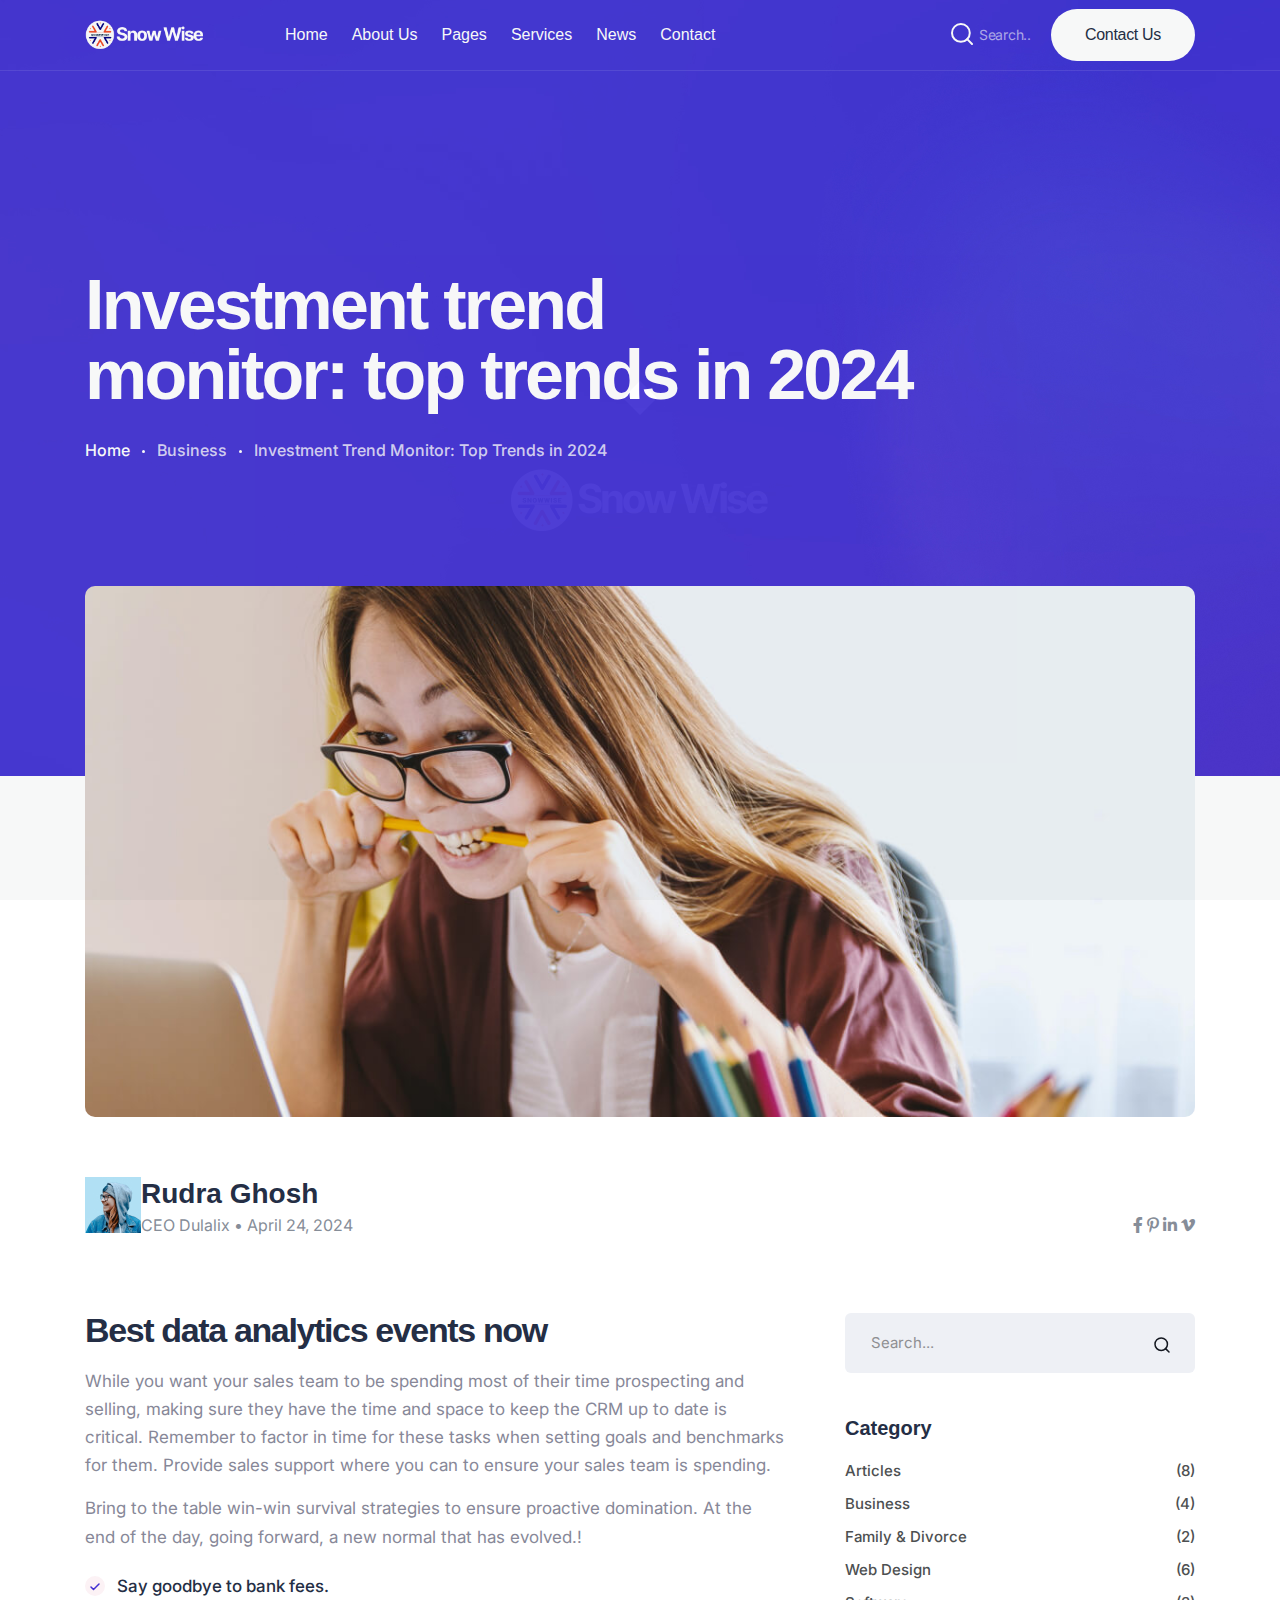
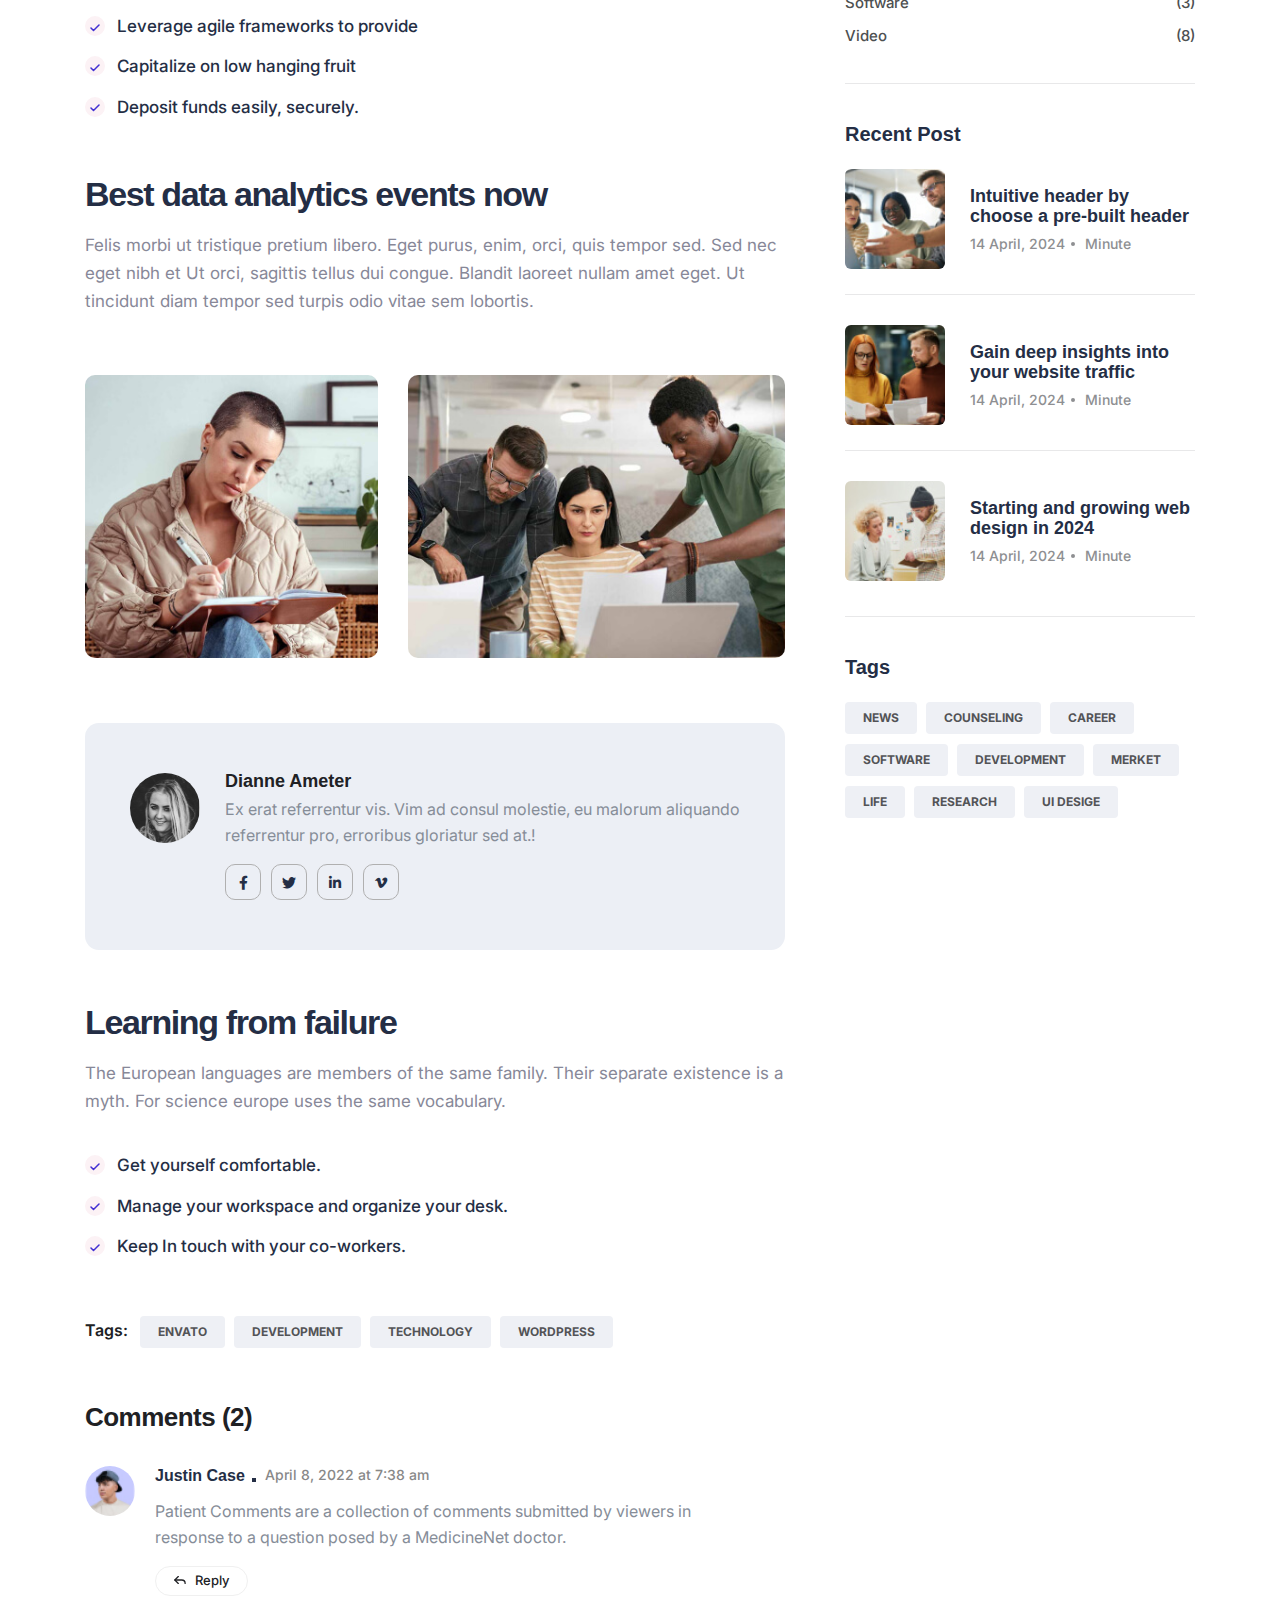
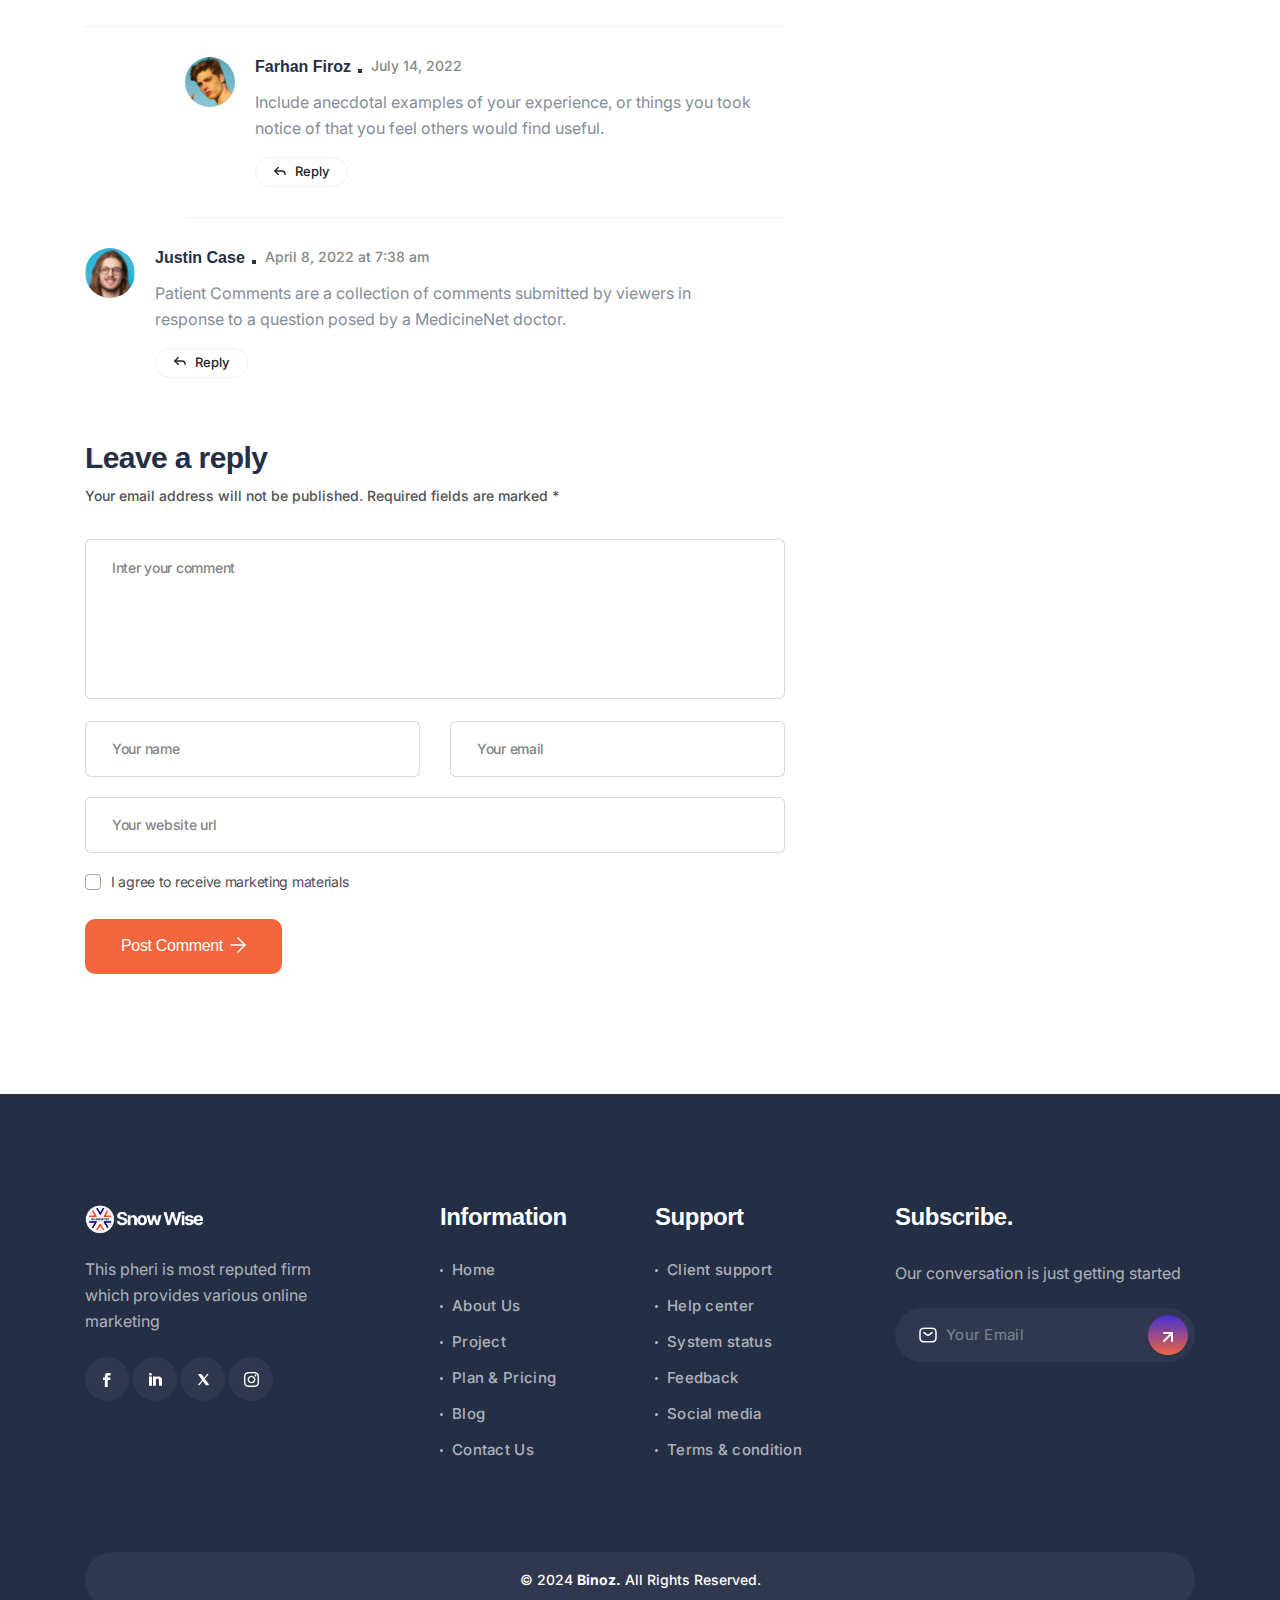
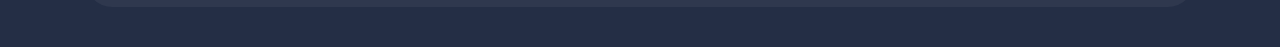
<file: blog-details.html>
<!doctype html>
<html class="no-js" lang="zxx">


<!-- Mirrored from html.hixstudio.net/binoz-prev/binoz/blog-details.html by HTTrack Website Copier/3.x [XR&CO'2014], Sat, 05 Oct 2024 01:35:21 GMT -->
<head>
   <meta charset="utf-8">
   <meta http-equiv="x-ua-compatible" content="ie=edge">
   <title>Binoz - Creative Business Agency HTML Template</title>
   <meta name="description" content="">
   <meta name="viewport" content="width=device-width, initial-scale=1">

   <!-- Place favicon.ico in the root directory -->
   <link rel="shortcut icon" type="image/x-icon" href="assets/img/favicon/favicon.png">

   <!-- CSS here -->
   <link rel="stylesheet" href="assets/css/bootstrap.css">
   <link rel="stylesheet" href="assets/css/animate.css">
   <link rel="stylesheet" href="assets/css/custom-animation.css">
   <link rel="stylesheet" href="assets/css/swiper-bundle.css">
   <link rel="stylesheet" href="assets/css/slick.css">
   <link rel="stylesheet" href="assets/css/magnific-popup.css">
   <link rel="stylesheet" href="assets/css/font-awesome-pro.css">
   <link rel="stylesheet" href="assets/css/spacing.css">
   <link rel="stylesheet" href="assets/css/main.css">
</head>

<body>
   
   
   <!-- preloader-start-area -->
   <div id="loading" class="preloader-layout">
      <div class="preloader-layout-wrap">
         <span class="loader"></span>
         <div class="preloader-logo">
            <img src="assets/img/logo/preloader.png" alt="">
         </div>
      </div>
   </div> 
   <!-- preloader-start-end -->

   <!-- back to top start -->
   <div class="back-to-top-wrapper">
      <button id="back_to_top" type="button" class="back-to-top-btn">
         <svg width="12" height="7" viewBox="0 0 12 7" fill="none" xmlns="http://www.w3.org/2000/svg">
            <path d="M11 6L6 1L1 6" stroke="currentColor" stroke-width="1.5" stroke-linecap="round"
            stroke-linejoin="round" />
         </svg>
      </button>
   </div>
   <!-- back to top end -->
    
   <!-- offcanvas area start -->
   <div class="offcanvas__area">
      <div class="offcanvas__close">
         <button class="offcanvas__close-btn offcanvas-close-btn">
            <svg width="12" height="12" viewBox="0 0 12 12" fill="none" xmlns="http://www.w3.org/2000/svg">
               <path d="M11 1L1 11" stroke="currentColor" stroke-width="1.5" stroke-linecap="round" stroke-linejoin="round"/>
               <path d="M1 1L11 11" stroke="currentColor" stroke-width="1.5" stroke-linecap="round" stroke-linejoin="round"/>
            </svg>
         </button>
      </div>
      <div class="offcanvas__wrapper">
         <div class="offcanvas__content">
            <div class="offcanvas__top mb-40">
               <div class="offcanvas__logo">
                  <a href="index.html"><img data-width="120" src="assets/img/logo/logo.png" alt=""></a>
               </div>
            </div>
            <div class="tp-offcanvas-menu fix d-xl-none mb-30">
               <nav></nav>
            </div>
            <div class="offcanvas__contact d-none d-xl-block">
               <div class="offcanvas__text mb-80">
                  <p>The design readable content of a page hen looking at its layout The point our of using Movie template</p>
               </div>
               <div class="offcanvas__gallery mb-50">
                  <h4 class="offcanvas__title">Gallery</h4>
                  <div class="row gx-2">
                     <div class="col-md-3 col-3">
                        <div class="offcanvas-gallery-img fix">
                           <a href="#"><img src="assets/img/offcanvas/offcanvas-1.jpg" alt=""></a>
                        </div>
                     </div>
                     <div class="col-md-3 col-3">
                        <div class="offcanvas-gallery-img fix">
                           <a href="#"><img src="assets/img/offcanvas/offcanvas-2.jpg" alt=""></a>
                        </div>
                     </div>
                     <div class="col-md-3 col-3">
                        <div class="offcanvas-gallery-img fix">
                           <a href="#"><img src="assets/img/offcanvas/offcanvas-3.jpg" alt=""></a>
                        </div>
                     </div>
                     <div class="col-md-3 col-3">
                        <div class="offcanvas-gallery-img fix">
                           <a href="#"><img src="assets/img/offcanvas/offcanvas-4.jpg" alt=""></a>
                        </div>
                     </div>
                  </div>
               </div>
            </div>
            <div class="offcanvas-info mb-50">
               <h4 class="offcanvas__title">Contacts</h4>
               <div class="offcanvas__contact-content d-flex">
                  <div class="offcanvas__contact-content-icon">
                     <i class="fa-sharp fa-solid fa-location-dot"></i>
                  </div>
                  <div class="offcanvas__contact-content-content">
                     <a href="https://www.google.com/maps/search/86+Road+Broklyn+Street,+600+New+York,+USA/@40.6897806,-74.0278086,12z/data=!3m1!4b1">86 Road Broklyn Street, 600 </a>
                  </div>
               </div>
               <div class="offcanvas__contact-content d-flex">
                  <div class="offcanvas__contact-content-icon">
                     <i class="fa-solid fa-envelope"></i>
                  </div>
                  <div class="offcanvas__contact-content-content">
                     <a href="mailto:needhelp@company.com"> Needhelp@company.com  </a>
                  </div>
               </div>
               <div class="offcanvas__contact-content d-flex">
                  <div class="offcanvas__contact-content-icon">
                     <i class="fa-solid fa-phone"></i>
                  </div>
                  <div class="offcanvas__contact-content-content">
                     <a href="tel:01310-069824"> +92 666 888 0000</a>
                  </div>
               </div>
            </div>
            <div class="offcanvas__social">
               <a class="icon facebook" href="#"><i class="fab fa-facebook-f"></i></a>
               <a class="icon twitter" href="#"><i class="fab fa-twitter"></i></a>
               <a class="icon youtube" href="#"><i class="fab fa-youtube"></i></a>
               <a class="icon linkedin" href="#"><i class="fab fa-linkedin"></i></a>
            </div>
         </div>
      </div>
   </div>
   <div class="body-overlay"></div>
   <!-- offcanvas area end -->

   <header>

      <!-- header-area-start -->
      <div id="header-sticky" class="tp-header-area tp-header-hight p-relative tp-header-transparent tp-header-inner">
         <div class="container container-1435">
            <div class="tp-header-box p-relative">
               <div class="row align-items-center">
                  <div class="col-xl-2 col-lg-4 col-md-3 col-6">
                     <div class="tp-header-logo">
                        <a href="index.html"><img data-width="120" src="assets/img/logo/logo-white.png" alt="logo"></a>
                     </div>
                  </div>
                  <div class="col-xl-6 col-lg-4 d-none d-lg-block">
                     <div class="tp-main-menu tp-main-menu-5 main-menu-4 d-none d-xl-block">
                        <nav class="tp-mobile-menu-active">
                           <ul>
                              <li class="has-dropdown p-static">
                                 <a href="index.html">Home</a>
                                 <div class="tp-mega-menu">
                                    <div class="tp-mega-menu-wrap">
                                       <div class="row gx-6 row-cols-xl-5 row-cols-1">
                                          <div class="col homemenu">
                                             <div class="homemenu-thumb mb-15">
                                                <img src="assets/img/menu/01.jpg" alt="">
                                                <div class="homemenu-btn">
                                                   <a class="tp-btn-blue sm" href="index.html">View Demo</a>
                                                </div>
                                             </div>
                                             <div class="homemenu-content text-center">
                                                <h4 class="homemenu-title">
                                                   <a href="index.html">Business Solution</a>
                                                </h4>
                                             </div>
                                          </div>
                                          <div class="col homemenu">
                                             <div class="homemenu-thumb mb-15">
                                                <img src="assets/img/menu/02.jpg" alt="">
                                                <div class="homemenu-btn">
                                                   <a class="tp-btn-blue sm" href="index-2.html">View Demo</a>
                                                </div>
                                             </div>
                                             <div class="homemenu-content text-center">
                                                <h4 class="homemenu-title">
                                                   <a href="index-2.html">Digital Marketing</a>
                                                </h4>
                                             </div>
                                          </div>
                                          <div class="col homemenu">
                                             <div class="homemenu-thumb mb-15">
                                                <img src="assets/img/menu/03.jpg" alt="">
                                                <div class="homemenu-btn">
                                                   <a class="tp-btn-blue sm" href="index-3.html">View Demo</a>
                                                </div>
                                             </div>
                                             <div class="homemenu-content text-center">
                                                <h4 class="homemenu-title">
                                                   <a href="index-3.html">Digital Agency</a>
                                                </h4>
                                             </div>
                                          </div>
                                          <div class="col homemenu">
                                             <div class="homemenu-thumb mb-15">
                                                <img src="assets/img/menu/04.jpg" alt="">
                                                <div class="homemenu-btn">
                                                   <a class="tp-btn-blue sm" href="index-4.html">View Demo</a>
                                                </div>
                                             </div>
                                             <div class="homemenu-content text-center">
                                                <h4 class="homemenu-title">
                                                   <a href="index-4.html">IT Solutions</a>
                                                </h4>
                                             </div>
                                          </div>
                                          <div class="col homemenu">
                                             <div class="homemenu-thumb mb-15">
                                                <img src="assets/img/menu/05.jpg" alt="">
                                                <div class="homemenu-btn">
                                                   <a class="tp-btn-blue sm" href="index-5.html">View Demo</a>
                                                </div>
                                             </div>
                                             <div class="homemenu-content text-center">
                                                <h4 class="homemenu-title">
                                                   <a href="index-5.html">Finance Consulting</a>
                                                </h4>
                                             </div>
                                          </div>
                                       </div>
                                    </div>
                                 </div>
                              </li>
                              <li class="has-dropdown">
                                 <a href="about.html">About Us</a>
                              </li>
                              <li class="has-dropdown">
                                 <a href="#">Pages</a>
                                 <ul class="tp-submenu submenu">
                                    <li><a href="team.html">Team</a></li>
                                    <li><a href="team-details.html">Team Details</a></li>
                                    <li><a href="portfolio.html">Portfolio</a></li>
                                    <li><a href="portfolio-details.html">Portfolio Details</a></li>
                                    <li><a href="pricing.html">Price</a></li>
                                    <li><a href="faq.html">Faq</a></li>
                                    <li><a href="error.html">Error</a></li>
                                 </ul>
                              </li>
                              <li class="has-dropdown">
                                 <a href="service.html">Services</a>
                                 <ul class="tp-submenu submenu">
                                    <li><a href="service.html">Service</a></li>
                                    <li><a href="service-details.html">Service Details</a></li>
                                 </ul>
                              </li>
                              <li class="has-dropdown">
                                 <a href="blog.html">News</a>
                                 <ul class="tp-submenu submenu">
                                    <li><a href="blog.html">Blog</a></li>
                                    <li><a href="blog-sidebar.html">Blog Sidebar</a></li>
                                    <li><a href="blog-details.html">Blog Details</a></li>
                                 </ul>
                              </li>
                              <li>
                                 <a href="contact.html">Contact</a>
                              </li>
                           </ul>
                        </nav>
                     </div>
                  </div>
                  <div class="col-xl-4 col-lg-4 col-md-9 col-6">
                     <div class="tp-header-right d-flex align-items-center justify-content-end">
                        <div id="tp-header-3-search" class="tp-header-3-search p-relative">
                           <form action="#">
                              <div class="tp-header-3-search-input">
                                 <input type="text" placeholder="Search...">
                              </div>
                              <div class="tp-header-3-search-icon">
                                 <span>
                                    <svg width="22" height="22" viewBox="0 0 22 22" fill="none" xmlns="http://www.w3.org/2000/svg">
                                       <path d="M9.88888 18.7778C14.7981 18.7778 18.7778 14.7981 18.7778 9.88888C18.7778 4.97969 14.7981 1 9.88888 1C4.97969 1 1 4.97969 1 9.88888C1 14.7981 4.97969 18.7778 9.88888 18.7778Z" stroke="currentcolor" stroke-width="2" stroke-linecap="round" stroke-linejoin="round" />
                                       <path d="M21 21L16.1666 16.1666" stroke="currentcolor" stroke-width="2" stroke-linecap="round" stroke-linejoin="round" />
                                    </svg>
                                 </span>
                              </div>
                           </form>
                        </div>
                        <div class="tp-header-inner-btn ml-35 d-none d-sm-block">
                           <a class="tp-btn-white d-inline-block" href="contact.html">Contact Us</a>
                        </div>
                        <div class="tp-header-5-menu-bar d-block d-xl-none">
                           <button class="tp-offcanvas-open-btn offcanvas-open-btn">
                              <span></span>
                              <span></span>
                           </button>
                        </div>
                     </div>
                  </div>
               </div>
            </div>
         </div>
      </div>
      <!-- header-area-end -->

   </header>

   <main>
      
      <!-- tp breadcrumb area start -->
      <section class="tp-breadcrumb-area tp-breadcrumb-5-ptb p-relative" data-background="assets/img/blog/blog-details/blog-details-bg.jpg">
         <div class="container">
            <div class="row">
               <div class="col-lg-12">
                  <div class="tp-breadcrumb-2-content p-relative">
                     <h4 class="tp-breadcrumb-title">Investment trend <br> monitor: top trends in 2024</h4>
                     <div class="tp-breadcrumb-list">
                        <span><a href="index.html">Home</a></span>
                        <span class="dvdr"></span>
                        <span>Business</span>
                        <span class="dvdr"></span>
                        <span>Investment Trend Monitor: Top Trends in 2024</span>
                     </div>
                  </div>
               </div>
            </div>
         </div>
      </section>
      <!-- tp breadcrumb area end -->

      <!-- tp breadcrumb banner area start -->
       <div class="tp-breadcrumb-banner-area">
         <div class="container">
            <div class="row">
               <div class="col-xl-12">
                  <div class="tp-breadcrumb-banner">
                     <div class="tp-breadcrumb-banner-img">
                        <img src="assets/img/blog/blog-details/blog-details-1.jpg" alt="">
                     </div>
                  </div>
               </div>
            </div>
            <div class="row align-items-end">
               <div class="col-xl-9 col-lg-9 col-md-7">
                  <div class="blog-details-banner">
                     <div class="blog-details-author-box d-flex align-items-center">
                        <div class="blog-details-avatar">
                           <img src="assets/img/blog/avater/avater-4.jpg" alt="">
                        </div>
                        <div class="blog-details-author-info">
                           <h5>Rudra Ghosh</h5>
                           <span>CEO Dulalix  •   April 24, 2024</span>
                        </div>
                     </div>
                  </div>
               </div>
               <div class="col-xl-3 col-lg-3 col-md-5">
                  <div class="blog-details-social-box z-index-3 text-md-end text-start">
                     <a href="#"><i class="fab fa-facebook-f"></i></a>
                     <a href="#"><i class="fa-brands fa-pinterest-p"></i></a>
                     <a href="#"><i class="fab fa-linkedin-in"></i></a>
                     <a href="#"><i class="fab fa-vimeo-v"></i></a>
                  </div>
               </div>
            </div>
         </div>
       </div>
      <!-- tp breadcrumb banner area end -->

      <!-- postbox area start -->
      <section class="postbox-area pt-80 pb-70">
         <div class="container">
            <div class="row">
               <div class="col-xxl-8 col-xl-8 col-lg-8">
                  <div class="postbox-details-wrapper">
                     <div class="postbox-details-content mb-25">
                        <h4 class="postbox-title">Best data analytics events now</h4>
                        <p>While you want your sales team to be spending most of their time prospecting and selling, making sure they have the time and space to keep the CRM up to date is critical. Remember to factor in time for these tasks when setting goals and benchmarks for them. Provide sales support where you can to ensure your sales team is spending.</p>
                        <p>Bring to the table win-win survival strategies to ensure proactive domination. At the end of the day, going forward, a new normal that has evolved.!</p>
                     </div>
                     <div class="postbox-details-list mb-60">
                        <div class="postbox-details-list-item d-flex align-items-start">
                           <span>
                              <svg width="10" height="8" viewBox="0 0 10 8" fill="none" xmlns="http://www.w3.org/2000/svg">
                                 <path d="M9 1L3.5 6.5L1 4" stroke="#4230D3" stroke-width="1.5" stroke-linecap="round" stroke-linejoin="round" />
                              </svg>
                           </span>
                           <p>Say goodbye to bank fees.</p>
                        </div>
                        <div class="postbox-details-list-item d-flex align-items-start">
                           <span>
                              <svg width="10" height="8" viewBox="0 0 10 8" fill="none" xmlns="http://www.w3.org/2000/svg">
                                 <path d="M9 1L3.5 6.5L1 4" stroke="#4230D3" stroke-width="1.5" stroke-linecap="round" stroke-linejoin="round" />
                              </svg>
                           </span>
                           <p>Leverage agile frameworks to provide</p>
                        </div>
                        <div class="postbox-details-list-item d-flex align-items-start">
                           <span>
                              <svg width="10" height="8" viewBox="0 0 10 8" fill="none" xmlns="http://www.w3.org/2000/svg">
                                 <path d="M9 1L3.5 6.5L1 4" stroke="#4230D3" stroke-width="1.5" stroke-linecap="round" stroke-linejoin="round" />
                              </svg>
                           </span>
                           <p>Capitalize on low hanging fruit</p>
                        </div>
                        <div class="postbox-details-list-item d-flex align-items-start">
                           <span>
                              <svg width="10" height="8" viewBox="0 0 10 8" fill="none" xmlns="http://www.w3.org/2000/svg">
                                 <path d="M9 1L3.5 6.5L1 4" stroke="#4230D3" stroke-width="1.5" stroke-linecap="round" stroke-linejoin="round" />
                              </svg>
                           </span>
                           <p>Deposit funds easily, securely.</p>
                        </div>
                     </div>
                     <div class="postbox-details-content mb-60">
                        <h4 class="postbox-title">Best data analytics events now</h4>
                        <p>Felis morbi ut tristique pretium libero. Eget purus, enim, orci, quis tempor sed. Sed nec eget nibh et Ut orci, sagittis tellus dui congue. Blandit laoreet nullam amet eget. Ut tincidunt diam tempor sed turpis odio vitae sem lobortis.</p>
                     </div>
                     <div class="postbox-details-thumb-wrap d-flex align-items-center mb-65">
                        <div class="postbox-details-thumb-sm mr-30">
                           <img src="assets/img/blog/blog-details/blog-details-2.jpg" alt="">
                        </div>
                        <div class="postbox-details-thumb-sm">
                           <img src="assets/img/blog/blog-details/blog-details-3.jpg" alt="">
                        </div>
                     </div>
                     <div class="postbox-details-author-box mb-55 d-flex align-items-start">
                        <div class="postbox-details-author-avatar">
                           <img src="assets/img/blog/avater/avater-5.jpg" alt="">
                        </div>
                        <div class="postbox-details-author-content">
                           <h5 class="postbox-details-author-title">Dianne Ameter</h5>
                           <p>Ex erat referrentur vis. Vim ad consul molestie, eu malorum aliquando
                              referrentur pro, erroribus gloriatur sed at.!
                           </p>
                           <div class="postbox-details-author-social">
                              <a href="#"><i class="fab fa-facebook-f"></i></a>
                              <a href="#"><i class="fab fa-twitter"></i></a>
                              <a href="#"><i class="fab fa-linkedin-in"></i></a>
                              <a href="#"><i class="fab fa-vimeo-v"></i></a>
                           </div>
                        </div>
                     </div>
                     <div class="postbox-details-content mb-40">
                        <h4 class="postbox-title">Learning from failure</h4>
                        <p>The European languages are members of the same family. Their separate existence is a myth. For science europe uses the same vocabulary.</p>
                     </div>
                     <div class="postbox-details-list mb-60">
                        <div class="postbox-details-list-item d-flex align-items-start">
                           <span>
                              <svg width="10" height="8" viewBox="0 0 10 8" fill="none" xmlns="http://www.w3.org/2000/svg">
                                 <path d="M9 1L3.5 6.5L1 4" stroke="#4230D3" stroke-width="1.5" stroke-linecap="round" stroke-linejoin="round" />
                              </svg>
                           </span>
                           <p>Get yourself comfortable.</p>
                        </div>
                        <div class="postbox-details-list-item d-flex align-items-start">
                           <span>
                              <svg width="10" height="8" viewBox="0 0 10 8" fill="none" xmlns="http://www.w3.org/2000/svg">
                                 <path d="M9 1L3.5 6.5L1 4" stroke="#4230D3" stroke-width="1.5" stroke-linecap="round" stroke-linejoin="round" />
                              </svg>
                           </span>
                           <p>Manage your workspace and organize your desk.</p>
                        </div>
                        <div class="postbox-details-list-item d-flex align-items-start">
                           <span>
                              <svg width="10" height="8" viewBox="0 0 10 8" fill="none" xmlns="http://www.w3.org/2000/svg">
                                 <path d="M9 1L3.5 6.5L1 4" stroke="#4230D3" stroke-width="1.5" stroke-linecap="round" stroke-linejoin="round" />
                              </svg>
                           </span>
                           <p>Keep In touch with your co-workers.</p>
                        </div>
                     </div>
                     <div class="postbox-details tagcloud mb-50">
                        <span>Tags:</span>
                        <a href="#">Envato</a>
                        <a href="#">Development</a>
                        <a href="#">Technology</a>
                        <a href="#">Wordpress</a>
                     </div>
                     <div class="postbox-comment mb-65">
                        <h3 class="postbox-comment-title">Comments (2)</h3>
                        <ul>
                           <li>
                              <div class="postbox-comment-box d-flex">
                                 <div class="postbox-comment-info ">
                                    <div class="postbox-comment-avater mr-20">
                                       <img src="assets/img/blog/avater/avater-1.jpg" alt="">
                                    </div>  
                                 </div>
                                 <div class="postbox-comment-text">
                                    <div class="postbox-comment-name d-flex">
                                       <h5>Justin Case</h5>
                                       <span class="post-meta"> April 8, 2022 at 7:38 am</span>
                                    </div>
                                    <p>Patient Comments are a collection of comments submitted by viewers in <br> response to a question posed by a MedicineNet doctor.</p>
                                    <div class="postbox-comment-reply">
                                       <a href="#">
                                          <svg width="12" height="10" viewBox="0 0 14 10" fill="none" xmlns="http://www.w3.org/2000/svg">
                                             <path d="M5 1L1 5L5 9" stroke="currentColor" stroke-width="1.5" stroke-linecap="round" stroke-linejoin="round"></path>
                                             <path d="M1 5.00024L9 5.00024C10.3333 5.00024 13 5.80025 13 9.00025" stroke="currentColor" stroke-width="1.5" stroke-linecap="round"></path>
                                          </svg> 
                                          Reply
                                       </a>
                                    </div>
                                 </div>
                              </div>
                           </li>
                           <li class="children">
                              <div class="postbox-comment-box d-flex">
                                 <div class="postbox-comment-info">
                                    <div class="postbox-comment-avater mr-20">
                                       <img src="assets/img/blog/avater/avater-3.jpg" alt="">
                                    </div> 
                                 </div>
                                 <div class="postbox-comment-text">
                                    <div class="postbox-comment-name d-flex">
                                       <h5>Farhan Firoz</h5>
                                       <span class="post-meta"> July 14, 2022</span>
                                    </div>
                                    <p>Include anecdotal examples of your experience, or things you took notice of that you feel others would find useful.</p>
                                    <div class="postbox-comment-reply">
                                       <a href="#">
                                          <svg width="12" height="10" viewBox="0 0 14 10" fill="none" xmlns="http://www.w3.org/2000/svg">
                                             <path d="M5 1L1 5L5 9" stroke="currentColor" stroke-width="1.5" stroke-linecap="round" stroke-linejoin="round"></path>
                                             <path d="M1 5.00024L9 5.00024C10.3333 5.00024 13 5.80025 13 9.00025" stroke="currentColor" stroke-width="1.5" stroke-linecap="round"></path>
                                          </svg> 
                                          Reply  
                                       </a>
                                    </div>
                                 </div>
                              </div>
                           </li>
                           <li>
                              <div class="postbox-comment-box d-flex">
                                 <div class="postbox-comment-info ">
                                    <div class="postbox-comment-avater mr-20">
                                       <img src="assets/img/blog/avater/avater-2.jpg" alt="">
                                    </div>  
                                 </div>
                                 <div class="postbox-comment-text">
                                    <div class="postbox-comment-name d-flex">
                                       <h5>Justin Case</h5>
                                       <span class="post-meta"> April 8, 2022 at 7:38 am</span>
                                    </div>
                                    <p>Patient Comments are a collection of comments submitted by viewers in <br> response to a question posed by a MedicineNet doctor.</p>
                                    <div class="postbox-comment-reply">
                                       <a href="#">
                                          <svg width="12" height="10" viewBox="0 0 14 10" fill="none" xmlns="http://www.w3.org/2000/svg">
                                             <path d="M5 1L1 5L5 9" stroke="currentColor" stroke-width="1.5" stroke-linecap="round" stroke-linejoin="round"></path>
                                             <path d="M1 5.00024L9 5.00024C10.3333 5.00024 13 5.80025 13 9.00025" stroke="currentColor" stroke-width="1.5" stroke-linecap="round"></path>
                                          </svg> 
                                          Reply
                                       </a>
                                    </div>
                                 </div>
                              </div>
                           </li>
                        </ul>
                     </div>
                     <div class="postbox-details-form mb-50">
                        <h3 class="postbox-details-form-title">Leave a reply</h3>
                        <p>Your email address will not be published. Required fields are marked *</p>
                        <div class="postbox-details-form-wrapper">
                           <div class="postbox-details-form-inner">
                              <form action="#">
                                 <div class="row">
                                    <div class="col-xl-12">
                                       <div class="postbox-details-input-box">
                                          <div class="postbox-details-input mb-20">
                                             <textarea id="msg" placeholder="Inter your comment"></textarea>
                                          </div>
                                       </div>
                                    </div>
                                    <div class="col-xl-6">
                                       <div class="postbox-details-input-box">
                                          <div class="postbox-details-input mb-20">
                                             <input type="text" placeholder="Your name">
                                          </div>
                                       </div>
                                    </div>
                                    <div class="col-xl-6">
                                       <div class="postbox-details-input-box">
                                          <div class="postbox-details-input mb-20">
                                             <input type="email" placeholder="Your email">
                                          </div>
                                       </div>
                                    </div>
                                    <div class="col-xl-12">
                                       <div class="postbox-details-input-box">
                                          <div class="postbox-details-input mb-20">
                                             <input type="text" placeholder="Your website url">
                                          </div>
                                       </div>
                                    </div>
                                 </div>
                              </form>
                           </div>
                           <div class="postbox-details-suggetions mb-30">
                              <div class="postbox-details-remeber">
                                 <input id="remeber" type="checkbox">
                                 <label for="remeber">I agree to receive marketing materials</label>
                              </div>
                           </div>
                           <div class="postbox-details-input-box">
                              <button class="tp-btn-gradient tp-gradient-bg d-inline-block" type="submit">
                                 Post Comment
                                 <span>
                                    <svg width="16" height="16" viewBox="0 0 16 16" fill="none" xmlns="http://www.w3.org/2000/svg">
                                       <path d="M1 8H15" stroke="currentcolor" stroke-width="1.5" stroke-linecap="round" stroke-linejoin="round"></path>
                                       <path d="M8 1L15 8L8 15" stroke="currentcolor" stroke-width="1.5" stroke-linecap="round" stroke-linejoin="round"></path>
                                    </svg>
                                 </span>
                              </button>
                           </div>
                        </div>
                     </div>
                  </div>
               </div>
               <div class="col-xxl-4 col-xl-4 col-lg-4">
                  <div class="sidebar-wrapper">
                     <div class="sidebar-widget mb-45">
                        <div class="sidebar-widget-content">
                           <div class="sidebar-search">
                              <form action="#">
                                 <div class="sidebar-search-input">
                                    <input type="text" placeholder="Search...">
                                    <button type="submit">
                                       <svg width="16" height="16" viewBox="0 0 16 16" fill="none"
                                          xmlns="http://www.w3.org/2000/svg">
                                          <path
                                             d="M7.22222 13.4444C10.6587 13.4444 13.4444 10.6587 13.4444 7.22222C13.4444 3.78578 10.6587 1 7.22222 1C3.78578 1 1 3.78578 1 7.22222C1 10.6587 3.78578 13.4444 7.22222 13.4444Z"
                                             stroke="#141820" stroke-width="1.5" stroke-linecap="round"
                                             stroke-linejoin="round" />
                                          <path d="M15 15.0002L11.6167 11.6169" stroke="#141820"
                                             stroke-width="1.5" stroke-linecap="round" stroke-linejoin="round" />
                                       </svg>
                                    </button>
                                 </div>
                              </form>
                           </div>
                        </div>
                     </div>
                     <div class="sidebar-widget sidebar-border-bottom pb-40 mb-40">
                        <h3 class="sidebar-widget-title">Category</h3>
                        <div class="sidebar-widget-content">
                           <ul>
                              <li>
                                 <a class="d-flex align-items-center justify-content-between" href="blog.html">
                                    <span>Articles</span>
                                    <span>(8)</span>
                                 </a>
                              </li>
                              <li>
                                 <a class="d-flex align-items-center justify-content-between" href="blog.html">
                                    <span>Business</span>
                                    <span>(4)</span>
                                 </a>
                              </li>
                              <li>
                                 <a class="d-flex align-items-center justify-content-between" href="blog.html">
                                    <span>Family & Divorce</span>
                                    <span>(2)</span>
                                 </a>
                              </li>
                              <li>
                                 <a class="d-flex align-items-center justify-content-between" href="blog.html">
                                    <span>Web Design</span>
                                    <span>(6)</span>
                                 </a>
                              </li>
                              <li>
                                 <a class="d-flex align-items-center justify-content-between" href="blog.html">
                                    <span>Software</span>
                                    <span>(3)</span>
                                 </a>
                              </li>
                              <li>
                                 <a class="d-flex align-items-center justify-content-between" href="blog.html">
                                    <span>Video</span>
                                    <span>(8)</span>
                                 </a>
                              </li>
                           </ul>
                        </div>
                     </div>
                     <div class="sidebar-widget sidebar-border-bottom pb-35 mb-40">
                        <h3 class="sidebar-widget-title">Recent Post</h3>
                        <div class="sidebar-widget-content">
                           <div class="sidebar-post">
                              <div class="rc-post d-flex align-items-center">
                                 <div class="rc-post-thumb">
                                    <a href="blog-details.html"><img src="assets/img/blog/rc/rc-1.jpg" alt=""></a>
                                 </div>
                                 <div class="rc-post-content">
                                    <h3 class="rc-post-title">
                                       <a href="blog-details.html">Intuitive header by choose a pre-built header</a>
                                    </h3>
                                    <div class="rc-meta">
                                       <span>14 April, 2024</span>
                                       <span>Minute</span>
                                    </div>
                                 </div>
                              </div>
                              <div class="rc-post d-flex align-items-center">
                                 <div class="rc-post-thumb">
                                    <a href="blog-details.html"><img src="assets/img/blog/rc/rc-2.jpg" alt=""></a>
                                 </div>
                                 <div class="rc-post-content">
                                    <h3 class="rc-post-title">
                                       <a href="blog-details.html">Gain deep insights into your website traffic</a>
                                    </h3>
                                    <div class="rc-meta">
                                       <span>14 April, 2024</span>
                                       <span>Minute</span>
                                    </div>
                                 </div>
                              </div>
                              <div class="rc-post d-flex align-items-center">
                                 <div class="rc-post-thumb">
                                    <a href="blog-details.html"><img src="assets/img/blog/rc/rc-3.jpg" alt=""></a>
                                 </div>
                                 <div class="rc-post-content">
                                    <h3 class="rc-post-title">
                                       <a href="blog-details.html">Starting and growing  web design in 2024</a>
                                    </h3>
                                    <div class="rc-meta">
                                       <span>14 April, 2024</span>
                                       <span>Minute</span>
                                    </div>
                                 </div>
                              </div>
                           </div>
                        </div>
                     </div>
                     <div class="sidebar-widget">
                        <h3 class="sidebar-widget-title">Tags</h3>
                        <div class="sidebar-widget-content">
                           <div class="tagcloud">
                              <a href="#">News</a>
                              <a href="#">Counseling</a>
                              <a href="#">Career</a>
                              <a href="#">Software</a>
                              <a href="#">Development</a>
                              <a href="#">Merket</a>
                              <a href="#">Life</a>
                              <a href="#">Research</a>
                              <a href="#">UI Desige</a>
                           </div>
                        </div>
                     </div>
                  </div>
               </div>
            </div>
         </div>
      </section>
      <!-- postbox area end -->

   </main>

   <footer>

      <!-- footer area start -->
      <div class="tp-footer-area tp-footer-style-5 tp-footer-style-6 black-bg pt-110 pb-45">
         <div class="container">
            <div class="row">
               <div class="col-xl-3 col-lg-4 col-md-4 col-sm-6 mb-50">
                  <div class="tp-footer-widget tp-footer-col-1">
                     <div class="tp-footer-widget-logo">
                        <a href="index.html"><img data-width="120" src="assets/img/logo/logo-white.png" alt=""></a>
                     </div>
                     <div class="tp-footer-widget-text">
                        <p>This pheri is most reputed firm which provides various online marketing </p>
                     </div>
                     <div class="tp-footer-widget-social">
                        <a href="#">
                           <span>
                              <svg width="8" height="14" viewBox="0 0 8 14" xmlns="http://www.w3.org/2000/svg">
                                 <path d="M1.88265 13.9168H4.70664V6.95842H7.26587L7.53062 4.56646H4.70664V3.37048C4.70664 3.00807 4.76547 2.75437 4.88313 2.60941C5.0008 2.46444 5.28516 2.39196 5.73621 2.39196H7.53062V0H4.94197C3.76531 0 2.96126 0.262753 2.52982 0.788258C2.09838 1.29564 1.88265 2.0839 1.88265 3.15303V4.56646H0V6.95842H1.88265V13.9168Z" fill="currentcolor" />
                              </svg>
                           </span>
                        </a>
                        <a href="#">
                           <span>
                              <svg width="13" height="13" viewBox="0 0 13 13" fill="none" xmlns="http://www.w3.org/2000/svg">
                                 <path d="M0.0308789 3.37631H2.96437V12.6612H0.0308789V3.37631ZM8.98575 3.37631C8.84165 3.37631 8.69755 3.3851 8.55344 3.40269C8.42993 3.42027 8.30641 3.44665 8.1829 3.48182C8.05938 3.51699 7.95645 3.55216 7.87411 3.58733C7.79177 3.60491 7.68884 3.64887 7.56532 3.71921C7.44181 3.77197 7.35946 3.80714 7.31829 3.82472C7.2977 3.84231 7.22565 3.89506 7.10214 3.98299C6.97862 4.07091 6.91686 4.11488 6.91686 4.11488V3.37631H3.98337V12.6612H6.91686V6.80537C6.91686 6.78779 6.91686 6.75262 6.91686 6.69986C6.91686 6.64711 6.93745 6.55039 6.97862 6.40971C7.04038 6.26903 7.11243 6.15473 7.19477 6.0668C7.2977 5.96129 7.4521 5.86458 7.65796 5.77665C7.8844 5.68873 8.14173 5.64477 8.42993 5.64477C8.92399 5.64477 9.28424 5.75027 9.51069 5.96129C9.75772 6.17231 9.88124 6.45367 9.88124 6.80537V12.6612H13V6.91088C13 6.29541 12.8868 5.76786 12.6603 5.32824C12.4339 4.87103 12.1663 4.52812 11.8575 4.29952C11.5693 4.05333 11.2193 3.85989 10.8076 3.71921C10.4165 3.56095 10.0768 3.46423 9.7886 3.42906C9.52098 3.39389 9.25337 3.37631 8.98575 3.37631ZM0.432304 0.369284C0.144101 0.615473 0 0.914417 0 1.26612C0 1.61781 0.144101 1.91676 0.432304 2.16295C0.720507 2.40914 1.07047 2.53223 1.48219 2.53223C1.8939 2.53223 2.24386 2.40914 2.53207 2.16295C2.82027 1.91676 2.96437 1.61781 2.96437 1.26612C2.96437 0.914417 2.82027 0.615473 2.53207 0.369284C2.24386 0.123095 1.8939 0 1.48219 0C1.07047 0 0.720507 0.123095 0.432304 0.369284Z" fill="currentcolor" />
                              </svg>
                           </span>
                        </a>
                        <a href="#">
                           <span>
                              <svg xmlns="http://www.w3.org/2000/svg"  viewBox="0 0 24 24" width="15px" height="15px"><path d="M 4.4042969 3 C 3.7572969 3 3.3780469 3.7287656 3.7480469 4.2597656 L 9.7363281 12.818359 L 3.7246094 19.845703 C 3.3356094 20.299703 3.6578594 21 4.2558594 21 L 4.9199219 21 C 5.2129219 21 5.4916406 20.871437 5.6816406 20.648438 L 10.919922 14.511719 L 14.863281 20.146484 C 15.238281 20.680484 15.849953 21 16.501953 21 L 19.835938 21 C 20.482937 21 20.862187 20.272188 20.492188 19.742188 L 14.173828 10.699219 L 19.900391 3.9902344 C 20.232391 3.6002344 19.955359 3 19.443359 3 L 18.597656 3 C 18.305656 3 18.027891 3.1276094 17.837891 3.3496094 L 12.996094 9.0097656 L 9.3945312 3.8554688 C 9.0205313 3.3194687 8.4098594 3 7.7558594 3 L 4.4042969 3 z" fill="currentcolor"/></svg>
                           </span>
                        </a>
                        <a href="#">
                           <span>
                              <svg width="15" height="15" viewBox="0 0 15 15" fill="none" xmlns="http://www.w3.org/2000/svg">
                                 <path d="M7.50615 1.35085C9.51171 1.35085 9.7492 1.35964 10.5379 1.3948C11.271 1.42704 11.6668 1.55011 11.9307 1.65267C12.2796 1.78746 12.5318 1.95155 12.7927 2.21235C13.0566 2.47607 13.2179 2.72514 13.3527 3.07384C13.4554 3.33757 13.5785 3.73608 13.6108 4.46572C13.646 5.25689 13.6548 5.49424 13.6548 7.49561C13.6548 9.4999 13.646 9.73726 13.6108 10.5255C13.5785 11.2581 13.4554 11.6536 13.3527 11.9174C13.2179 12.2661 13.0537 12.5181 12.7927 12.7789C12.5288 13.0426 12.2796 13.2038 11.9307 13.3385C11.6668 13.4411 11.268 13.5642 10.5379 13.5964C9.74627 13.6316 9.50877 13.6404 7.50615 13.6404C5.5006 13.6404 5.2631 13.6316 4.47437 13.5964C3.74135 13.5642 3.34552 13.4411 3.08163 13.3385C2.73271 13.2038 2.48055 13.0397 2.21959 12.7789C1.95571 12.5151 1.79444 12.2661 1.65956 11.9174C1.55694 11.6536 1.43379 11.2551 1.40154 10.5255C1.36635 9.73432 1.35756 9.49697 1.35756 7.49561C1.35756 5.49131 1.36635 5.25396 1.40154 4.46572C1.43379 3.73315 1.55694 3.33757 1.65956 3.07384C1.79444 2.72514 1.95864 2.47314 2.21959 2.21235C2.48348 1.94862 2.73271 1.78746 3.08163 1.65267C3.34552 1.55011 3.74428 1.42704 4.47437 1.3948C5.2631 1.35964 5.5006 1.35085 7.50615 1.35085ZM7.50615 0C5.46835 0 5.21326 0.00879078 4.4128 0.0439539C3.61527 0.079117 3.06697 0.208048 2.59197 0.392655C2.09645 0.586052 1.67716 0.840985 1.2608 1.26001C0.84151 1.67611 0.586418 2.09514 0.3929 2.58742C0.208178 3.06505 0.0791665 3.61008 0.0439814 4.40711C0.00879628 5.21 0 5.46493 0 7.50147C0 9.538 0.00879628 9.79293 0.0439814 10.5929C0.0791665 11.3899 0.208178 11.9379 0.3929 12.4126C0.586418 12.9078 0.84151 13.3268 1.2608 13.7429C1.67716 14.159 2.09645 14.4169 2.58904 14.6073C3.06697 14.792 3.61234 14.9209 4.40987 14.956C5.21033 14.9912 5.46542 15 7.50322 15C9.54103 15 9.79612 14.9912 10.5966 14.956C11.3941 14.9209 11.9424 14.792 12.4174 14.6073C12.91 14.4169 13.3293 14.159 13.7456 13.7429C14.162 13.3268 14.42 12.9078 14.6106 12.4155C14.7953 11.9379 14.9243 11.3929 14.9595 10.5958C14.9947 9.79586 15.0035 9.54093 15.0035 7.5044C15.0035 5.46787 14.9947 5.21293 14.9595 4.41297C14.9243 3.61594 14.7953 3.06798 14.6106 2.59328C14.4259 2.09514 14.1708 1.67611 13.7515 1.26001C13.3352 0.843915 12.9159 0.586052 12.4233 0.395585C11.9453 0.210979 11.4 0.0820473 10.6024 0.0468842C9.79905 0.00879078 9.54396 0 7.50615 0Z" fill="currentcolor" />
                                 <path d="M7.50568 3.64844C5.37698 3.64844 3.64998 5.37436 3.64998 7.50173C3.64998 9.6291 5.37698 11.355 7.50568 11.355C9.63438 11.355 11.3614 9.6291 11.3614 7.50173C11.3614 5.37436 9.63438 3.64844 7.50568 3.64844ZM7.50568 10.0012C6.12466 10.0012 5.0046 8.88188 5.0046 7.50173C5.0046 6.12158 6.12466 5.00222 7.50568 5.00222C8.88669 5.00222 10.0068 6.12158 10.0068 7.50173C10.0068 8.88188 8.88669 10.0012 7.50568 10.0012Z" fill="currentcolor" />
                                 <path d="M12.4142 3.49432C12.4142 3.99246 12.0096 4.39391 11.5141 4.39391C11.0156 4.39391 10.6139 3.98953 10.6139 3.49432C10.6139 2.99617 11.0186 2.59473 11.5141 2.59473C12.0096 2.59473 12.4142 2.9991 12.4142 3.49432Z" fill="currentcolor" />
                              </svg>
                           </span>
                        </a>
                     </div>
                  </div>
               </div>
               <div class="col-xl-3 col-lg-4 col-md-4 col-sm-6 mb-50">
                  <div class="tp-footer-widget tp-footer-col-2">
                     <h4 class="tp-footer-widget-title">Information</h4>
                     <div class="tp-footer-widget-menu">
                        <ul>
                           <li><a href="#">Home</a></li>
                           <li><a href="#">About Us</a></li>
                           <li><a href="#">Project</a></li>
                           <li><a href="#">Plan & Pricing</a></li>
                           <li><a href="#">Blog</a></li>
                           <li><a href="#">Contact Us</a></li>
                        </ul>
                     </div>
                  </div>
               </div>
               <div class="col-xl-2 col-lg-4 col-md-4 col-sm-6 mb-50">
                  <div class="tp-footer-widget tp-footer-col-3">
                     <h4 class="tp-footer-widget-title">Support</h4>
                     <div class="tp-footer-widget-menu">
                        <ul>
                           <li><a href="#">Client support</a></li>
                           <li><a href="#">Help center</a></li>
                           <li><a href="#">System status</a></li>
                           <li><a href="#">Feedback</a></li>
                           <li><a href="#">Social media</a></li>
                           <li><a href="#">Terms & condition</a></li>
                        </ul>
                     </div>
                  </div>
               </div>
               <div class="col-xl-4 col-lg-5 col-md-7 col-sm-6 mb-50">
                  <div class="tp-footer-widget tp-footer-col-4">
                     <h4 class="tp-footer-widget-title">Subscribe.</h4>
                     <div class="tp-footer-widget-text">
                        <p>Our conversation is just getting started</p>
                     </div>
                     <div class="tp-footer-widget-input-box">
                        <form action="#">
                           <div class="tp-footer-widget-input p-relative">
                              <input type="text" placeholder="Your Email">
                              <span class="tp-footer-widget-input-icon">
                                 <svg width="18" height="16" viewBox="0 0 18 16" fill="none" xmlns="http://www.w3.org/2000/svg">
                                    <path d="M13 14.6H5C2.6 14.6 1 13.4 1 10.6V5C1 2.2 2.6 1 5 1H13C15.4 1 17 2.2 17 5V10.6C17 13.4 15.4 14.6 13 14.6Z" stroke="currentcolor" stroke-width="1.5" stroke-miterlimit="10" stroke-linecap="round" stroke-linejoin="round" />
                                    <path d="M13 5.39844L10.496 7.39844C9.672 8.05444 8.32 8.05444 7.496 7.39844L5 5.39844" stroke="currentcolor" stroke-width="1.5" stroke-miterlimit="10" stroke-linecap="round" stroke-linejoin="round" />
                                 </svg>
                              </span>
                              <button type="submit" class="tp-footer-widget-btn">
                                 <span>
                                    <svg width="10" height="10" viewBox="0 0 10 10" fill="none" xmlns="http://www.w3.org/2000/svg">
                                       <path d="M1 9L9 1" stroke="currentcolor" stroke-width="2" stroke-linecap="round" stroke-linejoin="round" />
                                       <path d="M1 1H9V9" stroke="currentcolor" stroke-width="2" stroke-linecap="round" stroke-linejoin="round" />
                                    </svg>
                                 </span>
                              </button>
                           </div>
                        </form>
                     </div>
                  </div>
               </div>
            </div>
         </div>
      </div>
      <!-- footer area end -->

      <!-- copyright area start -->
      <div class="tp-copyright-area tp-copyright-style-5 tp-copyright-style-6 black-bg pb-40">
         <div class="container">
            <div class="tp-copyright-bg">
               <div class="row">
                  <div class="col-xl-12">
                     <div class="tp-copyright-text">
                        <p>© 2024 <a href="#">Binoz.</a> All Rights Reserved.</p>
                     </div>
                  </div>
               </div>
            </div>
         </div>
      </div>
      <!-- copyright area end -->
       

   </footer>



   <!-- JS here -->
   <script src="assets/js/vendor/jquery.js"></script>
   <script src="assets/js/bootstrap-bundle.js"></script>
   <script src="assets/js/swiper-bundle.js"></script>
   <script src="assets/js/wow.js"></script>
   <script src="assets/js/slick.js"></script>
   <script src="assets/js/magnific-popup.js"></script>
   <script src="assets/js/nice-select.js"></script>
   <script src="assets/js/purecounter.js"></script>
   <script src="assets/js/isotope-pkgd.js"></script>
   <script src="assets/js/imagesloaded-pkgd.js"></script>
   <script src="assets/js/ajax-form.js"></script>
   <script src="assets/js/slider-init.js"></script>
   <script src="assets/js/main.js"></script>

</body>


<!-- Mirrored from html.hixstudio.net/binoz-prev/binoz/blog-details.html by HTTrack Website Copier/3.x [XR&CO'2014], Sat, 05 Oct 2024 01:35:22 GMT -->
</html>
</file>
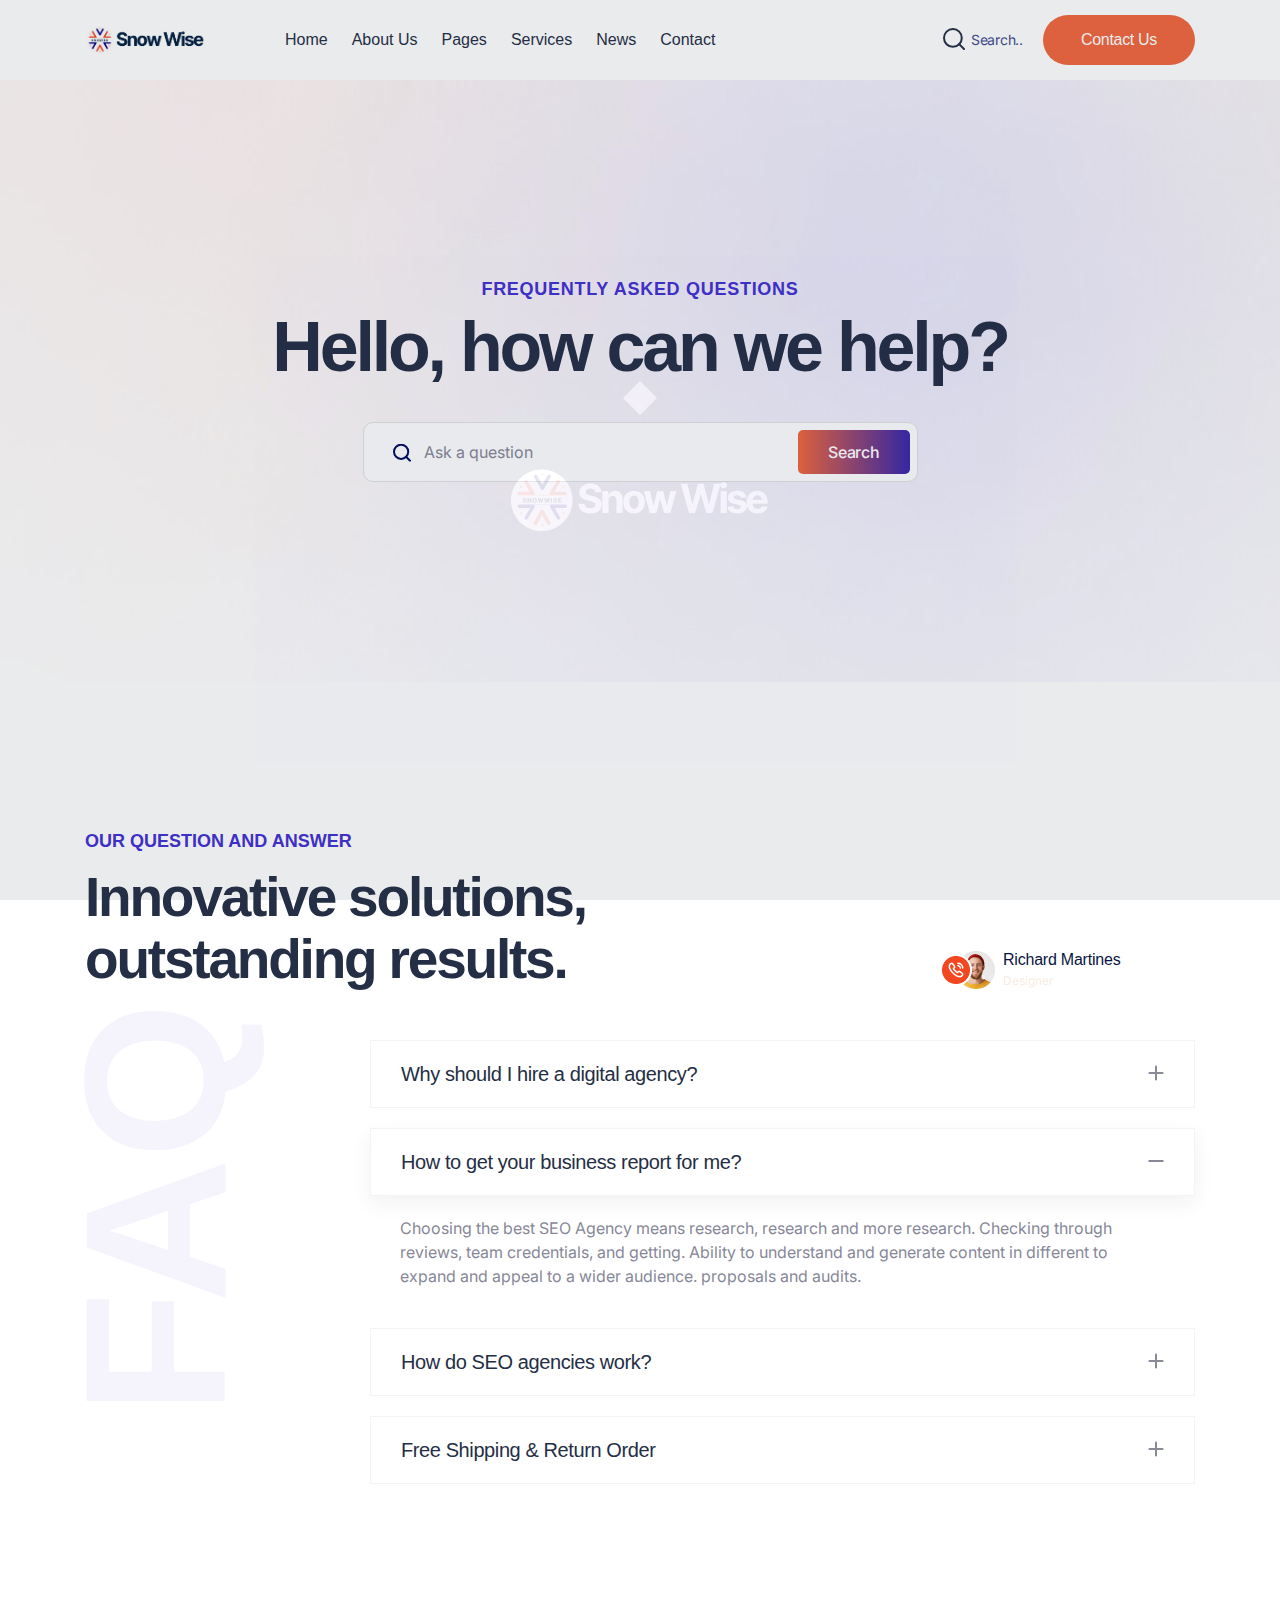
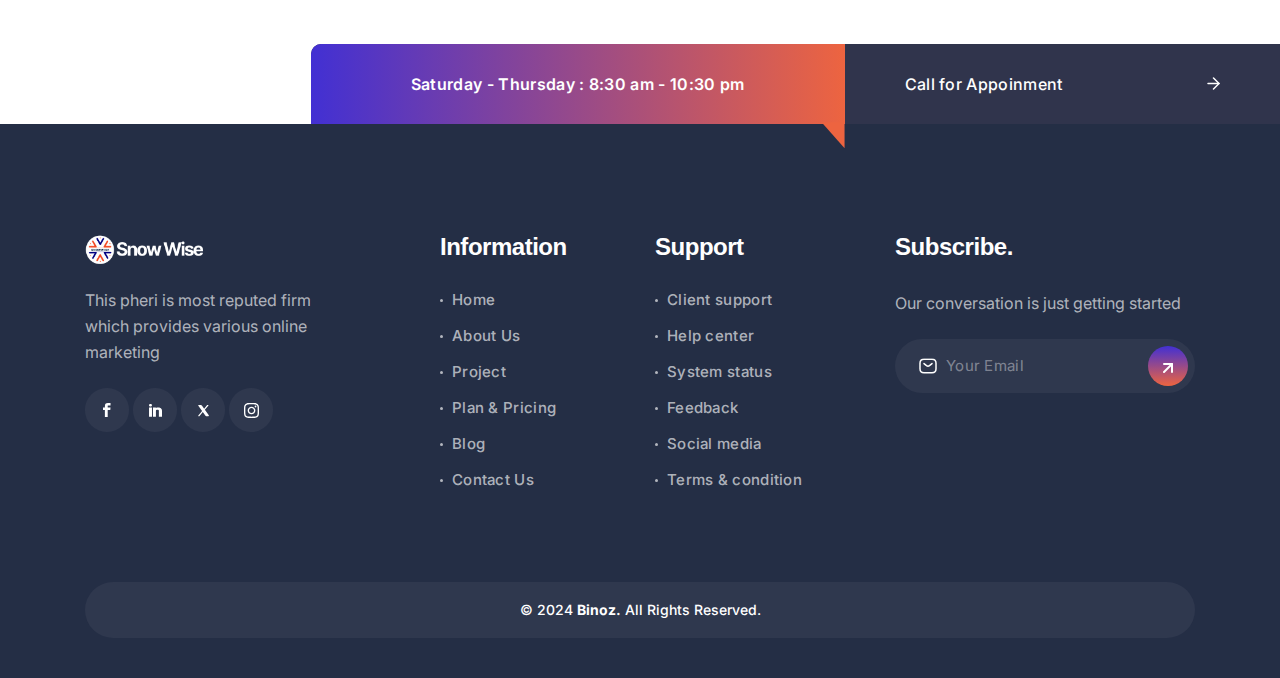
<file: faq.html>
<!doctype html>
<html class="no-js" lang="zxx">


<!-- Mirrored from html.hixstudio.net/binoz-prev/binoz/faq.html by HTTrack Website Copier/3.x [XR&CO'2014], Sat, 05 Oct 2024 01:35:13 GMT -->
<head>
   <meta charset="utf-8">
   <meta http-equiv="x-ua-compatible" content="ie=edge">
   <title>Binoz - Creative Business Agency HTML Template</title>
   <meta name="description" content="">
   <meta name="viewport" content="width=device-width, initial-scale=1">

   <!-- Place favicon.ico in the root directory -->
   <link rel="shortcut icon" type="image/x-icon" href="assets/img/favicon/favicon.png">

   <!-- CSS here -->
   <link rel="stylesheet" href="assets/css/bootstrap.css">
   <link rel="stylesheet" href="assets/css/animate.css">
   <link rel="stylesheet" href="assets/css/custom-animation.css">
   <link rel="stylesheet" href="assets/css/swiper-bundle.css">
   <link rel="stylesheet" href="assets/css/slick.css">
   <link rel="stylesheet" href="assets/css/magnific-popup.css">
   <link rel="stylesheet" href="assets/css/font-awesome-pro.css">
   <link rel="stylesheet" href="assets/css/spacing.css">
   <link rel="stylesheet" href="assets/css/main.css">
</head>

<body>

   <!-- preloader-start-area -->
   <div id="loading" class="preloader-layout">
      <div class="preloader-layout-wrap">
         <span class="loader"></span>
         <div class="preloader-logo">
            <img src="assets/img/logo/preloader.png" alt="">
         </div>
      </div>
   </div> 
   <!-- preloader-start-end -->

   <!-- back to top start -->
   <div class="back-to-top-wrapper">
      <button id="back_to_top" type="button" class="back-to-top-btn">
         <svg width="12" height="7" viewBox="0 0 12 7" fill="none" xmlns="http://www.w3.org/2000/svg">
            <path d="M11 6L6 1L1 6" stroke="currentColor" stroke-width="1.5" stroke-linecap="round"
            stroke-linejoin="round" />
         </svg>
      </button>
   </div>
   <!-- back to top end -->


   <!-- offcanvas area start -->
   <div class="offcanvas__area">
      <div class="offcanvas__close">
         <button class="offcanvas__close-btn offcanvas-close-btn">
            <svg width="12" height="12" viewBox="0 0 12 12" fill="none" xmlns="http://www.w3.org/2000/svg">
               <path d="M11 1L1 11" stroke="currentColor" stroke-width="1.5" stroke-linecap="round" stroke-linejoin="round"/>
               <path d="M1 1L11 11" stroke="currentColor" stroke-width="1.5" stroke-linecap="round" stroke-linejoin="round"/>
            </svg>
         </button>
      </div>
      <div class="offcanvas__wrapper">
         <div class="offcanvas__content">
            <div class="offcanvas__top mb-40">
               <div class="offcanvas__logo">
                  <a href="index.html"><img data-width="120" src="assets/img/logo/logo.png" alt=""></a>
               </div>
            </div>
            <div class="tp-offcanvas-menu fix d-xl-none mb-30">
               <nav></nav>
            </div>
            <div class="offcanvas__contact d-none d-xl-block">
               <div class="offcanvas__text mb-80">
                  <p>The design readable content of a page hen looking at its layout The point our of using Movie template</p>
               </div>
               <div class="offcanvas__gallery mb-50">
                  <h4 class="offcanvas__title">Gallery</h4>
                  <div class="row gx-2">
                     <div class="col-md-3 col-3">
                        <div class="offcanvas-gallery-img fix">
                           <a href="#"><img src="assets/img/offcanvas/offcanvas-1.jpg" alt=""></a>
                        </div>
                     </div>
                     <div class="col-md-3 col-3">
                        <div class="offcanvas-gallery-img fix">
                           <a href="#"><img src="assets/img/offcanvas/offcanvas-2.jpg" alt=""></a>
                        </div>
                     </div>
                     <div class="col-md-3 col-3">
                        <div class="offcanvas-gallery-img fix">
                           <a href="#"><img src="assets/img/offcanvas/offcanvas-3.jpg" alt=""></a>
                        </div>
                     </div>
                     <div class="col-md-3 col-3">
                        <div class="offcanvas-gallery-img fix">
                           <a href="#"><img src="assets/img/offcanvas/offcanvas-4.jpg" alt=""></a>
                        </div>
                     </div>
                  </div>
               </div>
            </div>
            <div class="offcanvas-info mb-50">
               <h4 class="offcanvas__title">Contacts</h4>
               <div class="offcanvas__contact-content d-flex">
                  <div class="offcanvas__contact-content-icon">
                     <i class="fa-sharp fa-solid fa-location-dot"></i>
                  </div>
                  <div class="offcanvas__contact-content-content">
                     <a href="https://www.google.com/maps/search/86+Road+Broklyn+Street,+600+New+York,+USA/@40.6897806,-74.0278086,12z/data=!3m1!4b1">86 Road Broklyn Street, 600 </a>
                  </div>
               </div>
               <div class="offcanvas__contact-content d-flex">
                  <div class="offcanvas__contact-content-icon">
                     <i class="fa-solid fa-envelope"></i>
                  </div>
                  <div class="offcanvas__contact-content-content">
                     <a href="mailto:needhelp@company.com"> Needhelp@company.com  </a>
                  </div>
               </div>
               <div class="offcanvas__contact-content d-flex">
                  <div class="offcanvas__contact-content-icon">
                     <i class="fa-solid fa-phone"></i>
                  </div>
                  <div class="offcanvas__contact-content-content">
                     <a href="tel:01310-069824"> +92 666 888 0000</a>
                  </div>
               </div>
            </div>
            <div class="offcanvas__social">
               <a class="icon facebook" href="#"><i class="fab fa-facebook-f"></i></a>
               <a class="icon twitter" href="#"><i class="fab fa-twitter"></i></a>
               <a class="icon youtube" href="#"><i class="fab fa-youtube"></i></a>
               <a class="icon linkedin" href="#"><i class="fab fa-linkedin"></i></a>
            </div>
         </div>
      </div>
   </div>
   <div class="body-overlay"></div>
   <!-- offcanvas area end -->


   <header>
      <!-- header-area-start -->
      <div id="header-sticky" class="tp-header-area tp-header-hight p-relative">
         <div class="container container-1435">
            <div class="tp-header-box p-relative">
               <div class="row align-items-center">
                  <div class="col-xl-2 col-lg-5 col-md-3 col-6">
                     <div class="tp-header-logo">
                        <a href="index.html"><img data-width="120" src="assets/img/logo/logo.png" alt="logo"></a>
                     </div>
                  </div>
                  <div class="col-xl-6 col-lg-2 d-none d-lg-block">
                     <div class="tp-main-menu d-none d-xl-block">
                        <nav class="tp-mobile-menu-active">
                           <ul>
                              <li class="has-dropdown p-static">
                                 <a href="index.html">Home</a>
                                 <div class="tp-mega-menu">
                                    <div class="tp-mega-menu-wrap">
                                       <div class="row gx-6 row-cols-xl-5 row-cols-1">
                                          <div class="col homemenu">
                                             <div class="homemenu-thumb mb-15">
                                                <img src="assets/img/menu/01.jpg" alt="">
                                                <div class="homemenu-btn">
                                                   <a class="tp-btn-blue sm" href="index.html">View Demo</a>
                                                </div>
                                             </div>
                                             <div class="homemenu-content text-center">
                                                <h4 class="homemenu-title">
                                                   <a href="index.html">Business Solution</a>
                                                </h4>
                                             </div>
                                          </div>
                                          <div class="col homemenu">
                                             <div class="homemenu-thumb mb-15">
                                                <img src="assets/img/menu/02.jpg" alt="">
                                                <div class="homemenu-btn">
                                                   <a class="tp-btn-blue sm" href="index-2.html">View Demo</a>
                                                </div>
                                             </div>
                                             <div class="homemenu-content text-center">
                                                <h4 class="homemenu-title">
                                                   <a href="index-2.html">Digital Marketing</a>
                                                </h4>
                                             </div>
                                          </div>
                                          <div class="col homemenu">
                                             <div class="homemenu-thumb mb-15">
                                                <img src="assets/img/menu/03.jpg" alt="">
                                                <div class="homemenu-btn">
                                                   <a class="tp-btn-blue sm" href="index-3.html">View Demo</a>
                                                </div>
                                             </div>
                                             <div class="homemenu-content text-center">
                                                <h4 class="homemenu-title">
                                                   <a href="index-3.html">Digital Agency</a>
                                                </h4>
                                             </div>
                                          </div>
                                          <div class="col homemenu">
                                             <div class="homemenu-thumb mb-15">
                                                <img src="assets/img/menu/04.jpg" alt="">
                                                <div class="homemenu-btn">
                                                   <a class="tp-btn-blue sm" href="index-4.html">View Demo</a>
                                                </div>
                                             </div>
                                             <div class="homemenu-content text-center">
                                                <h4 class="homemenu-title">
                                                   <a href="index-4.html">IT Solutions</a>
                                                </h4>
                                             </div>
                                          </div>
                                          <div class="col homemenu">
                                             <div class="homemenu-thumb mb-15">
                                                <img src="assets/img/menu/05.jpg" alt="">
                                                <div class="homemenu-btn">
                                                   <a class="tp-btn-blue sm" href="index-5.html">View Demo</a>
                                                </div>
                                             </div>
                                             <div class="homemenu-content text-center">
                                                <h4 class="homemenu-title">
                                                   <a href="index-5.html">Finance Consulting</a>
                                                </h4>
                                             </div>
                                          </div>
                                       </div>
                                    </div>
                                 </div>
                              </li>
                              <li class="has-dropdown">
                                 <a href="about.html">About Us</a>
                              </li>
                              <li class="has-dropdown">
                                 <a href="#">Pages</a>
                                 <ul class="tp-submenu submenu">
                                    <li><a href="team.html">Team</a></li>
                                    <li><a href="team-details.html">Team Details</a></li>
                                    <li><a href="portfolio.html">Portfolio</a></li>
                                    <li><a href="portfolio-details.html">Portfolio Details</a></li>
                                    <li><a href="pricing.html">Price</a></li>
                                    <li><a href="faq.html">Faq</a></li>
                                    <li><a href="error.html">Error</a></li>
                                 </ul>
                              </li>
                              <li class="has-dropdown">
                                 <a href="service.html">Services</a>
                                 <ul class="tp-submenu submenu">
                                    <li><a href="service.html">Service</a></li>
                                    <li><a href="service-details.html">Service Details</a></li>
                                 </ul>
                              </li>
                              <li class="has-dropdown">
                                 <a href="blog.html">News</a>
                                 <ul class="tp-submenu submenu">
                                    <li><a href="blog.html">Blog</a></li>
                                    <li><a href="blog-sidebar.html">Blog Sidebar</a></li>
                                    <li><a href="blog-details.html">Blog Details</a></li>
                                 </ul>
                              </li>
                              <li>
                                 <a href="contact.html">Contact</a>
                              </li>
                           </ul>
                        </nav>
                     </div>
                  </div>
                  <div class="col-xl-4 col-lg-5 col-md-9 col-6">
                     <div class="tp-header-right d-flex align-items-center justify-content-end">
                        <div id="tp-header-3-search" class="tp-header-3-search p-relative">
                           <form action="#">
                              <div class="tp-header-3-search-input">
                                 <input type="text" placeholder="Search...">
                              </div>
                              <div class="tp-header-3-search-icon">
                                 <span>
                                    <svg width="22" height="22" viewBox="0 0 22 22" fill="none" xmlns="http://www.w3.org/2000/svg">
                                       <path d="M9.88888 18.7778C14.7981 18.7778 18.7778 14.7981 18.7778 9.88888C18.7778 4.97969 14.7981 1 9.88888 1C4.97969 1 1 4.97969 1 9.88888C1 14.7981 4.97969 18.7778 9.88888 18.7778Z" stroke="currentcolor" stroke-width="2" stroke-linecap="round" stroke-linejoin="round" />
                                       <path d="M21 21L16.1666 16.1666" stroke="currentcolor" stroke-width="2" stroke-linecap="round" stroke-linejoin="round" />
                                    </svg>
                                 </span>
                              </div>
                           </form>
                        </div>
                        <div class="tp-header-inner-btn ml-35 d-none d-sm-block">
                           <a class="tp-btn-gradient tp-gradient-bg d-inline-block" href="contact.html">Contact Us</a>
                        </div>
                        <div class="tp-header-5-menu-bar tp-header-4-menu-bar d-block d-xl-none">
                           <button class="tp-offcanvas-open-btn offcanvas-open-btn">
                              <span></span>
                              <span></span>
                           </button>
                        </div>
                     </div>
                  </div>
               </div>
            </div>
         </div>
      </div>
      <!-- header-area-end -->

   </header>

   <main>
      
      <!-- faq area start -->
       <section class="tp-faq-banner-ptb pt-200 pb-200" data-background="assets/img/faq/faq-bg.jpg">
         <div class="container">
            <div class="row justify-content-center">
               <div class="col-lg-9 col-12">
                  <div class="tp-faq-banner-content text-center">
                     <span class="tp-faq-banner-subtitle">FREQUENTLY ASKED QUESTIONS</span>
                     <h4 class="tp-faq-banner-title">Hello, how can we help?</h4>
                     <form action="#">
                        <div class="tp-faq-banner-input p-relative">
                           <input type="text" placeholder="Ask a question">
                           <span class="search-icon"><svg xmlns="http://www.w3.org/2000/svg" width="18" height="18" viewBox="0 0 18 18" fill="none">
                              <path d="M8.11112 15.2222C12.0385 15.2222 15.2222 12.0385 15.2222 8.11112C15.2222 4.18376 12.0385 1 8.11112 1C4.18376 1 1 4.18376 1 8.11112C1 12.0385 4.18376 15.2222 8.11112 15.2222Z" stroke="#000C60" stroke-width="2" stroke-linecap="round" stroke-linejoin="round"/>
                              <path d="M16.9917 17L13.125 13.1333" stroke="#000C60" stroke-width="2" stroke-linecap="round" stroke-linejoin="round"/>
                           </svg></span>
                           <div class="tp-faq-banner-input-btn">
                              <button type="submit">Search</button>
                           </div>
                        </div>
                     </form>
                  </div>
               </div>
            </div>
         </div>
       </section>
      <!-- faq area end -->


      <!-- faq area start -->
      <section class="tp-faq-4-ptb pt-150 pb-140">
         <div class="container">
            <div class="row align-items-end">
               <div class="col-lg-9">
                  <div class="tp-faq-4-heading">
                     <span class="tp-section-subtitle mb-15">OUR QUESTION AND ANSWER</span>
                     <h2 class="tp-section-title mb-50">Innovative solutions, <br> outstanding results.</h2>
                  </div>
               </div>
               <div class="col-lg-3">
                  <div class="tp-faq-4-right mb-50">
                     <div class="tp-faq-4-user d-flex">
                        <div class="tp-faq-4-user-thumb">
                           <img src="assets/img/cta/home-4/cta-4-user-2.png" alt="">
                        </div>
                        <div class="tp-faq-4-user-content">
                           <h5 class="tp-faq-4-user-title">Richard Martines</h5>
                           <p>Designer</p>
                        </div>
                     </div>
                  </div>
               </div>
            </div>
            <div class="row">
               <div class="col-lg-3">
                  <div class="tp-faq-4-text-big">
                     <h4 class="tp-faq-4-text-title color">FAQ</h4>
                  </div>
               </div>
               <div class="col-lg-9">
                  <div class="tp-faq-wrapper tp-faq-4-wrapper">
                     <div class="tp-faq-accordion">
                        <div class="accordion" id="accordionExample">
                           <div class="accordion-items">
                              <h2 class="accordion-header">
                                 <button class="accordion-buttons collapsed" type="button" data-bs-toggle="collapse"
                                    data-bs-target="#collapseOne" aria-expanded="false" aria-controls="collapseOne">
                                    Why should I hire a digital agency?
                                    <span class="accordion-icon"></span>
                                 </button>
                              </h2>
                              <div id="collapseOne" class="accordion-collapse collapse"
                                 data-bs-parent="#accordionExample">
                                 <div class="accordion-body">
                                    <p>
                                       Choosing the best SEO Agency means research, research and more research. Checking through reviews, team credentials, and getting. Ability to understand and generate content in different to expand and appeal to a wider audience.  proposals and audits.
                                    </p>
                                 </div>
                              </div>
                           </div>
                           <div class="accordion-items">
                              <h2 class="accordion-header">
                                 <button class="accordion-buttons" type="button" data-bs-toggle="collapse"
                                    data-bs-target="#collapseTwo" aria-expanded="false" aria-controls="collapseTwo">
                                    How to get your business report for me?
                                    <span class="accordion-icon"></span>
                                 </button>
                              </h2>
                              <div id="collapseTwo" class="accordion-collapse collapse show"
                                 data-bs-parent="#accordionExample">
                                 <div class="accordion-body">
                                    <p>
                                       Choosing the best SEO Agency means research, research and more research. Checking through reviews, team credentials, and getting. Ability to understand and generate content in different to expand and appeal to a wider audience.  proposals and audits.
                                    </p>
                                 </div>
                              </div>
                           </div>
                           <div class="accordion-items">
                              <h2 class="accordion-header">
                                 <button class="accordion-buttons collapsed" type="button" data-bs-toggle="collapse"
                                    data-bs-target="#collapseThree" aria-expanded="false" aria-controls="collapseThree">
                                    How do SEO agencies work?
                                    <span class="accordion-icon"></span>
                                 </button>
                              </h2>
                              <div id="collapseThree" class="accordion-collapse collapse"
                                 data-bs-parent="#accordionExample">
                                 <div class="accordion-body">
                                    <p>
                                       Choosing the best SEO Agency means research, research and more research. Checking through reviews, team credentials, and getting. Ability to understand and generate content in different to expand and appeal to a wider audience.  proposals and audits.
                                    </p>
                                 </div>
                              </div>
                           </div>
                           <div class="accordion-items">
                              <h2 class="accordion-header">
                                 <button class="accordion-buttons collapsed" type="button" data-bs-toggle="collapse"
                                    data-bs-target="#collapseFour" aria-expanded="false" aria-controls="collapseFour">
                                    Free Shipping &amp; Return Order
                                    <span class="accordion-icon"></span>
                                 </button>
                              </h2>
                              <div id="collapseFour" class="accordion-collapse collapse"
                                 data-bs-parent="#accordionExample">
                                 <div class="accordion-body">
                                    <p>
                                       Lorem ipsum dolor sit amet, consectetur adipiscing elit sed do. eiusmod tempor
                                       incididunt ut labore et dolore magna aliqua. Ut enim ad minim veniam, quis
                                       nostrud
                                       exercitation ullamco laboris.!
                                    </p>
                                 </div>
                              </div>
                           </div>
                        </div>
                     </div>
                  </div>
               </div>
            </div>
         </div>
      </section>
      <!-- faq area end -->


      <!-- cta area start -->
      <div class="tp-cta-6-area d-flex justify-content-end">
         <div class="tp-cta-6-wrap">
            <div class="tp-cta-6-content tp-cta-6-about d-flex align-items-center flex-wrap">
               <div class="tp-cta-6-text">
                  <span>Saturday - Thursday : 8:30 am - 10:30 pm</span>
               </div>
               <div class="tp-cta-6-btn">
                  <a href="contact.html">
                     <span>Call for Appoinment</span>
                     <span>
                        <svg width="13" height="13" viewBox="0 0 13 13" fill="none" xmlns="http://www.w3.org/2000/svg">
                        <path d="M1 6.5H12" stroke="white" stroke-width="1.5" stroke-linecap="round" stroke-linejoin="round" />
                        <path d="M6.5 1L12 6.5L6.5 12" stroke="white" stroke-width="1.5" stroke-linecap="round" stroke-linejoin="round" />
                        </svg>
                     </span>
                  </a>
               </div>
            </div>
         </div>
      </div>
      <!-- cta area end -->

   </main>

   <footer>

      <!-- footer area start -->
      <div class="tp-footer-area tp-footer-style-5 tp-footer-style-6 black-bg pt-110 pb-45">
         <div class="container">
            <div class="row">
               <div class="col-xl-3 col-lg-4 col-md-4 col-sm-6 mb-50">
                  <div class="tp-footer-widget tp-footer-col-1">
                     <div class="tp-footer-widget-logo">
                        <a href="index.html"><img data-width="120" src="assets/img/logo/logo-white.png" alt=""></a>
                     </div>
                     <div class="tp-footer-widget-text">
                        <p>This pheri is most reputed firm which provides various online marketing </p>
                     </div>
                     <div class="tp-footer-widget-social">
                        <a href="#">
                           <span>
                              <svg width="8" height="14" viewBox="0 0 8 14" xmlns="http://www.w3.org/2000/svg">
                                 <path d="M1.88265 13.9168H4.70664V6.95842H7.26587L7.53062 4.56646H4.70664V3.37048C4.70664 3.00807 4.76547 2.75437 4.88313 2.60941C5.0008 2.46444 5.28516 2.39196 5.73621 2.39196H7.53062V0H4.94197C3.76531 0 2.96126 0.262753 2.52982 0.788258C2.09838 1.29564 1.88265 2.0839 1.88265 3.15303V4.56646H0V6.95842H1.88265V13.9168Z" fill="currentcolor" />
                              </svg>
                           </span>
                        </a>
                        <a href="#">
                           <span>
                              <svg width="13" height="13" viewBox="0 0 13 13" fill="none" xmlns="http://www.w3.org/2000/svg">
                                 <path d="M0.0308789 3.37631H2.96437V12.6612H0.0308789V3.37631ZM8.98575 3.37631C8.84165 3.37631 8.69755 3.3851 8.55344 3.40269C8.42993 3.42027 8.30641 3.44665 8.1829 3.48182C8.05938 3.51699 7.95645 3.55216 7.87411 3.58733C7.79177 3.60491 7.68884 3.64887 7.56532 3.71921C7.44181 3.77197 7.35946 3.80714 7.31829 3.82472C7.2977 3.84231 7.22565 3.89506 7.10214 3.98299C6.97862 4.07091 6.91686 4.11488 6.91686 4.11488V3.37631H3.98337V12.6612H6.91686V6.80537C6.91686 6.78779 6.91686 6.75262 6.91686 6.69986C6.91686 6.64711 6.93745 6.55039 6.97862 6.40971C7.04038 6.26903 7.11243 6.15473 7.19477 6.0668C7.2977 5.96129 7.4521 5.86458 7.65796 5.77665C7.8844 5.68873 8.14173 5.64477 8.42993 5.64477C8.92399 5.64477 9.28424 5.75027 9.51069 5.96129C9.75772 6.17231 9.88124 6.45367 9.88124 6.80537V12.6612H13V6.91088C13 6.29541 12.8868 5.76786 12.6603 5.32824C12.4339 4.87103 12.1663 4.52812 11.8575 4.29952C11.5693 4.05333 11.2193 3.85989 10.8076 3.71921C10.4165 3.56095 10.0768 3.46423 9.7886 3.42906C9.52098 3.39389 9.25337 3.37631 8.98575 3.37631ZM0.432304 0.369284C0.144101 0.615473 0 0.914417 0 1.26612C0 1.61781 0.144101 1.91676 0.432304 2.16295C0.720507 2.40914 1.07047 2.53223 1.48219 2.53223C1.8939 2.53223 2.24386 2.40914 2.53207 2.16295C2.82027 1.91676 2.96437 1.61781 2.96437 1.26612C2.96437 0.914417 2.82027 0.615473 2.53207 0.369284C2.24386 0.123095 1.8939 0 1.48219 0C1.07047 0 0.720507 0.123095 0.432304 0.369284Z" fill="currentcolor" />
                              </svg>
                           </span>
                        </a>
                        <a href="#">
                           <span>
                              <svg xmlns="http://www.w3.org/2000/svg"  viewBox="0 0 24 24" width="15px" height="15px"><path d="M 4.4042969 3 C 3.7572969 3 3.3780469 3.7287656 3.7480469 4.2597656 L 9.7363281 12.818359 L 3.7246094 19.845703 C 3.3356094 20.299703 3.6578594 21 4.2558594 21 L 4.9199219 21 C 5.2129219 21 5.4916406 20.871437 5.6816406 20.648438 L 10.919922 14.511719 L 14.863281 20.146484 C 15.238281 20.680484 15.849953 21 16.501953 21 L 19.835938 21 C 20.482937 21 20.862187 20.272188 20.492188 19.742188 L 14.173828 10.699219 L 19.900391 3.9902344 C 20.232391 3.6002344 19.955359 3 19.443359 3 L 18.597656 3 C 18.305656 3 18.027891 3.1276094 17.837891 3.3496094 L 12.996094 9.0097656 L 9.3945312 3.8554688 C 9.0205313 3.3194687 8.4098594 3 7.7558594 3 L 4.4042969 3 z" fill="currentcolor"/></svg>
                           </span>
                        </a>
                        <a href="#">
                           <span>
                              <svg width="15" height="15" viewBox="0 0 15 15" fill="none" xmlns="http://www.w3.org/2000/svg">
                                 <path d="M7.50615 1.35085C9.51171 1.35085 9.7492 1.35964 10.5379 1.3948C11.271 1.42704 11.6668 1.55011 11.9307 1.65267C12.2796 1.78746 12.5318 1.95155 12.7927 2.21235C13.0566 2.47607 13.2179 2.72514 13.3527 3.07384C13.4554 3.33757 13.5785 3.73608 13.6108 4.46572C13.646 5.25689 13.6548 5.49424 13.6548 7.49561C13.6548 9.4999 13.646 9.73726 13.6108 10.5255C13.5785 11.2581 13.4554 11.6536 13.3527 11.9174C13.2179 12.2661 13.0537 12.5181 12.7927 12.7789C12.5288 13.0426 12.2796 13.2038 11.9307 13.3385C11.6668 13.4411 11.268 13.5642 10.5379 13.5964C9.74627 13.6316 9.50877 13.6404 7.50615 13.6404C5.5006 13.6404 5.2631 13.6316 4.47437 13.5964C3.74135 13.5642 3.34552 13.4411 3.08163 13.3385C2.73271 13.2038 2.48055 13.0397 2.21959 12.7789C1.95571 12.5151 1.79444 12.2661 1.65956 11.9174C1.55694 11.6536 1.43379 11.2551 1.40154 10.5255C1.36635 9.73432 1.35756 9.49697 1.35756 7.49561C1.35756 5.49131 1.36635 5.25396 1.40154 4.46572C1.43379 3.73315 1.55694 3.33757 1.65956 3.07384C1.79444 2.72514 1.95864 2.47314 2.21959 2.21235C2.48348 1.94862 2.73271 1.78746 3.08163 1.65267C3.34552 1.55011 3.74428 1.42704 4.47437 1.3948C5.2631 1.35964 5.5006 1.35085 7.50615 1.35085ZM7.50615 0C5.46835 0 5.21326 0.00879078 4.4128 0.0439539C3.61527 0.079117 3.06697 0.208048 2.59197 0.392655C2.09645 0.586052 1.67716 0.840985 1.2608 1.26001C0.84151 1.67611 0.586418 2.09514 0.3929 2.58742C0.208178 3.06505 0.0791665 3.61008 0.0439814 4.40711C0.00879628 5.21 0 5.46493 0 7.50147C0 9.538 0.00879628 9.79293 0.0439814 10.5929C0.0791665 11.3899 0.208178 11.9379 0.3929 12.4126C0.586418 12.9078 0.84151 13.3268 1.2608 13.7429C1.67716 14.159 2.09645 14.4169 2.58904 14.6073C3.06697 14.792 3.61234 14.9209 4.40987 14.956C5.21033 14.9912 5.46542 15 7.50322 15C9.54103 15 9.79612 14.9912 10.5966 14.956C11.3941 14.9209 11.9424 14.792 12.4174 14.6073C12.91 14.4169 13.3293 14.159 13.7456 13.7429C14.162 13.3268 14.42 12.9078 14.6106 12.4155C14.7953 11.9379 14.9243 11.3929 14.9595 10.5958C14.9947 9.79586 15.0035 9.54093 15.0035 7.5044C15.0035 5.46787 14.9947 5.21293 14.9595 4.41297C14.9243 3.61594 14.7953 3.06798 14.6106 2.59328C14.4259 2.09514 14.1708 1.67611 13.7515 1.26001C13.3352 0.843915 12.9159 0.586052 12.4233 0.395585C11.9453 0.210979 11.4 0.0820473 10.6024 0.0468842C9.79905 0.00879078 9.54396 0 7.50615 0Z" fill="currentcolor" />
                                 <path d="M7.50568 3.64844C5.37698 3.64844 3.64998 5.37436 3.64998 7.50173C3.64998 9.6291 5.37698 11.355 7.50568 11.355C9.63438 11.355 11.3614 9.6291 11.3614 7.50173C11.3614 5.37436 9.63438 3.64844 7.50568 3.64844ZM7.50568 10.0012C6.12466 10.0012 5.0046 8.88188 5.0046 7.50173C5.0046 6.12158 6.12466 5.00222 7.50568 5.00222C8.88669 5.00222 10.0068 6.12158 10.0068 7.50173C10.0068 8.88188 8.88669 10.0012 7.50568 10.0012Z" fill="currentcolor" />
                                 <path d="M12.4142 3.49432C12.4142 3.99246 12.0096 4.39391 11.5141 4.39391C11.0156 4.39391 10.6139 3.98953 10.6139 3.49432C10.6139 2.99617 11.0186 2.59473 11.5141 2.59473C12.0096 2.59473 12.4142 2.9991 12.4142 3.49432Z" fill="currentcolor" />
                              </svg>
                           </span>
                        </a>
                     </div>
                  </div>
               </div>
               <div class="col-xl-3 col-lg-4 col-md-4 col-sm-6 mb-50">
                  <div class="tp-footer-widget tp-footer-col-2">
                     <h4 class="tp-footer-widget-title">Information</h4>
                     <div class="tp-footer-widget-menu">
                        <ul>
                           <li><a href="#">Home</a></li>
                           <li><a href="#">About Us</a></li>
                           <li><a href="#">Project</a></li>
                           <li><a href="#">Plan & Pricing</a></li>
                           <li><a href="#">Blog</a></li>
                           <li><a href="#">Contact Us</a></li>
                        </ul>
                     </div>
                  </div>
               </div>
               <div class="col-xl-2 col-lg-4 col-md-4 col-sm-6 mb-50">
                  <div class="tp-footer-widget tp-footer-col-3">
                     <h4 class="tp-footer-widget-title">Support</h4>
                     <div class="tp-footer-widget-menu">
                        <ul>
                           <li><a href="#">Client support</a></li>
                           <li><a href="#">Help center</a></li>
                           <li><a href="#">System status</a></li>
                           <li><a href="#">Feedback</a></li>
                           <li><a href="#">Social media</a></li>
                           <li><a href="#">Terms & condition</a></li>
                        </ul>
                     </div>
                  </div>
               </div>
               <div class="col-xl-4 col-lg-5 col-md-7 col-sm-6 mb-50">
                  <div class="tp-footer-widget tp-footer-col-4">
                     <h4 class="tp-footer-widget-title">Subscribe.</h4>
                     <div class="tp-footer-widget-text">
                        <p>Our conversation is just getting started</p>
                     </div>
                     <div class="tp-footer-widget-input-box">
                        <form action="#">
                           <div class="tp-footer-widget-input p-relative">
                              <input type="text" placeholder="Your Email">
                              <span class="tp-footer-widget-input-icon">
                                 <svg width="18" height="16" viewBox="0 0 18 16" fill="none" xmlns="http://www.w3.org/2000/svg">
                                    <path d="M13 14.6H5C2.6 14.6 1 13.4 1 10.6V5C1 2.2 2.6 1 5 1H13C15.4 1 17 2.2 17 5V10.6C17 13.4 15.4 14.6 13 14.6Z" stroke="currentcolor" stroke-width="1.5" stroke-miterlimit="10" stroke-linecap="round" stroke-linejoin="round" />
                                    <path d="M13 5.39844L10.496 7.39844C9.672 8.05444 8.32 8.05444 7.496 7.39844L5 5.39844" stroke="currentcolor" stroke-width="1.5" stroke-miterlimit="10" stroke-linecap="round" stroke-linejoin="round" />
                                 </svg>
                              </span>
                              <button type="submit" class="tp-footer-widget-btn">
                                 <span>
                                    <svg width="10" height="10" viewBox="0 0 10 10" fill="none" xmlns="http://www.w3.org/2000/svg">
                                       <path d="M1 9L9 1" stroke="currentcolor" stroke-width="2" stroke-linecap="round" stroke-linejoin="round" />
                                       <path d="M1 1H9V9" stroke="currentcolor" stroke-width="2" stroke-linecap="round" stroke-linejoin="round" />
                                    </svg>
                                 </span>
                              </button>
                           </div>
                        </form>
                     </div>
                  </div>
               </div>
            </div>
         </div>
      </div>
      <!-- footer area end -->

      <!-- copyright area start -->
      <div class="tp-copyright-area tp-copyright-style-5 tp-copyright-style-6 black-bg pb-40">
         <div class="container">
            <div class="tp-copyright-bg">
               <div class="row">
                  <div class="col-xl-12">
                     <div class="tp-copyright-text">
                        <p>© 2024 <a href="#">Binoz.</a> All Rights Reserved.</p>
                     </div>
                  </div>
               </div>
            </div>
         </div>
      </div>
      <!-- copyright area end -->
       

   </footer>



   <!-- JS here -->
   <script src="assets/js/vendor/jquery.js"></script>
   <script src="assets/js/bootstrap-bundle.js"></script>
   <script src="assets/js/swiper-bundle.js"></script>
   <script src="assets/js/wow.js"></script>
   <script src="assets/js/slick.js"></script>
   <script src="assets/js/magnific-popup.js"></script>
   <script src="assets/js/nice-select.js"></script>
   <script src="assets/js/purecounter.js"></script>
   <script src="assets/js/isotope-pkgd.js"></script>
   <script src="assets/js/imagesloaded-pkgd.js"></script>
   <script src="assets/js/ajax-form.js"></script>
   <script src="assets/js/slider-init.js"></script>
   <script src="assets/js/main.js"></script>

</body>


<!-- Mirrored from html.hixstudio.net/binoz-prev/binoz/faq.html by HTTrack Website Copier/3.x [XR&CO'2014], Sat, 05 Oct 2024 01:35:13 GMT -->
</html>
</file>
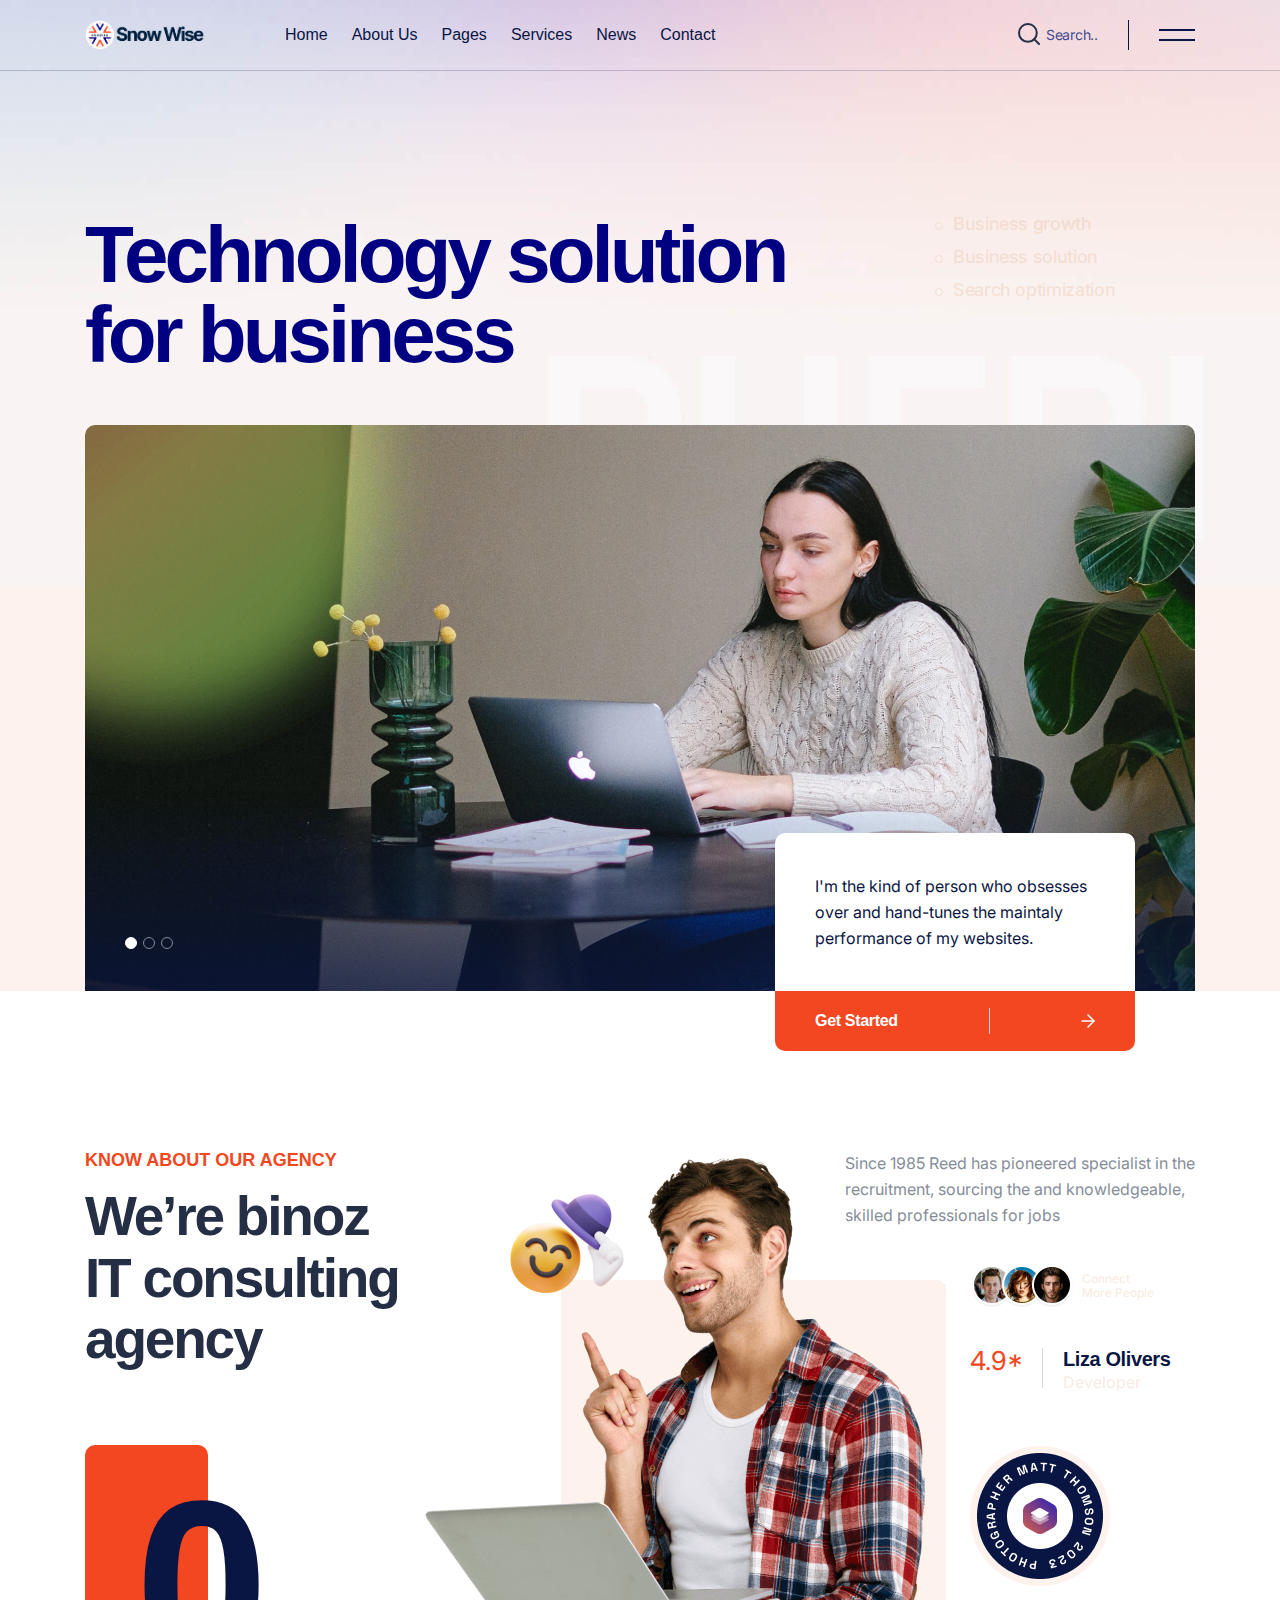
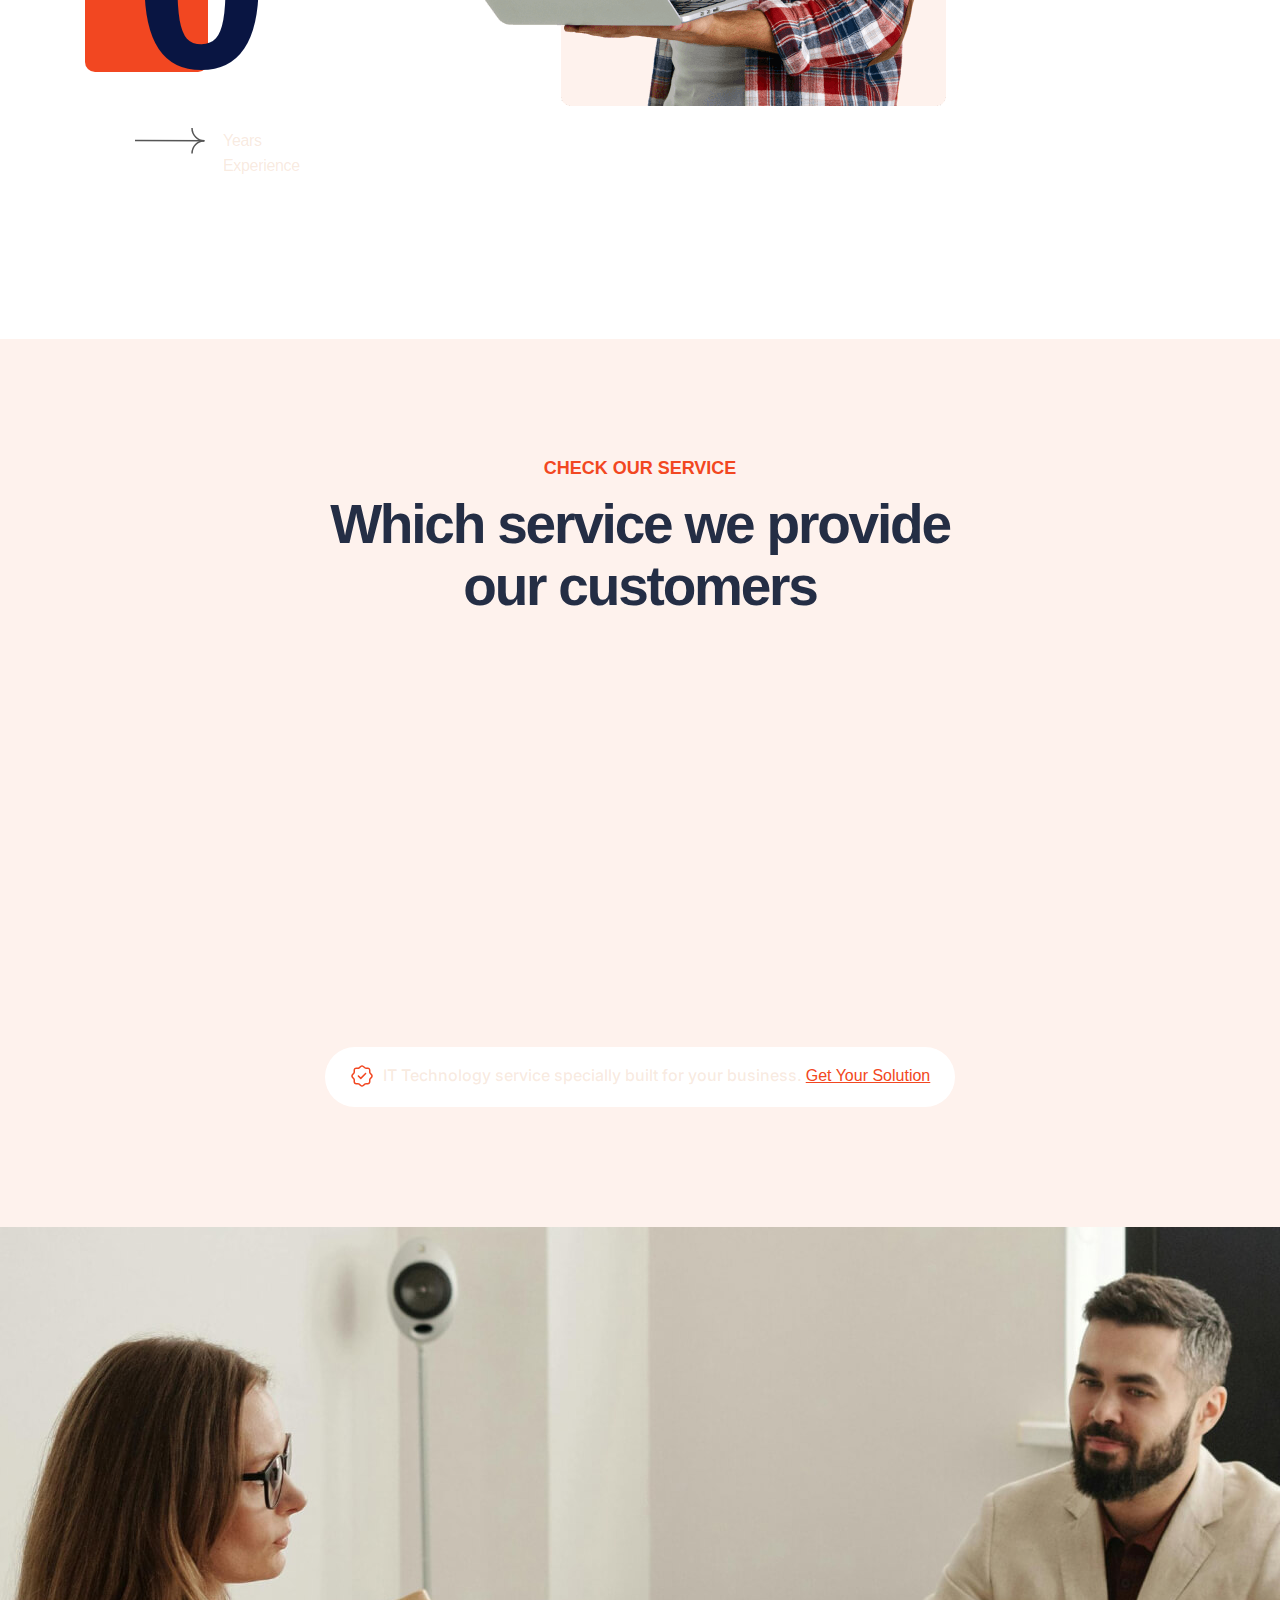
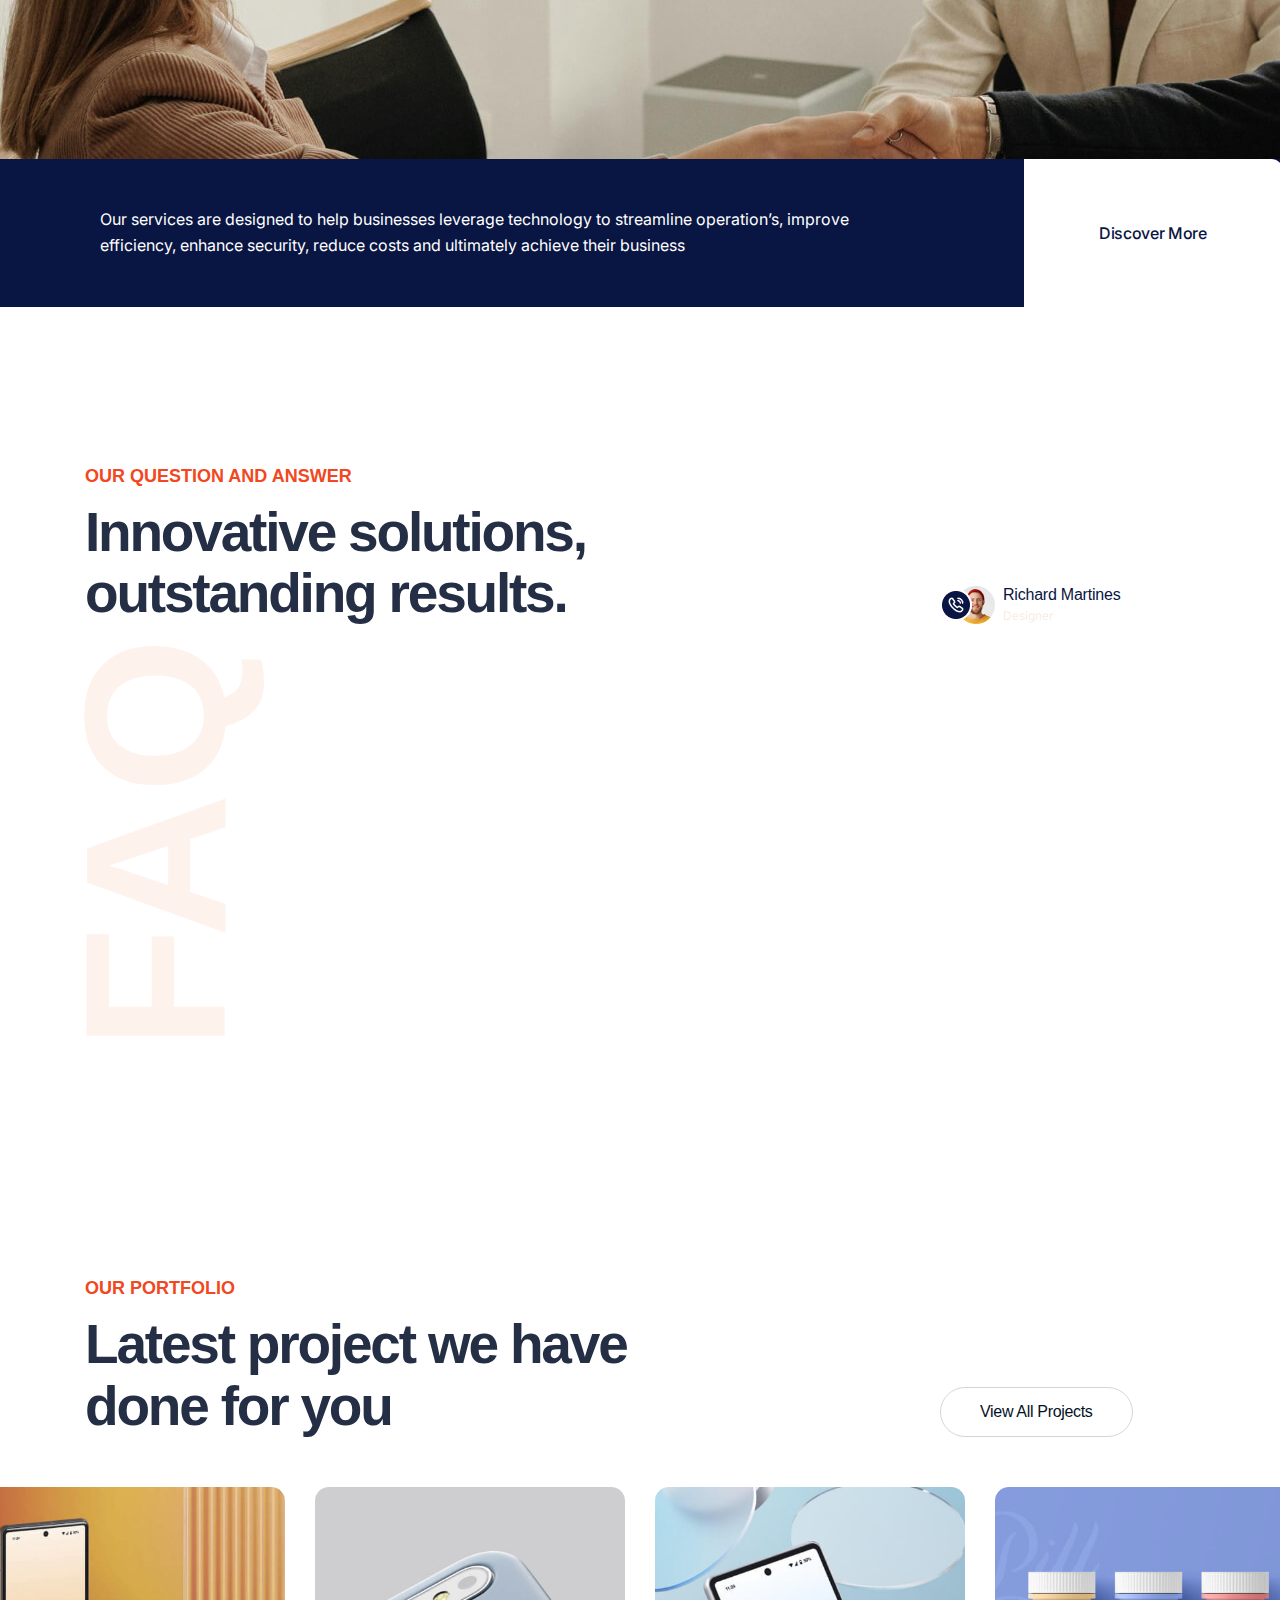
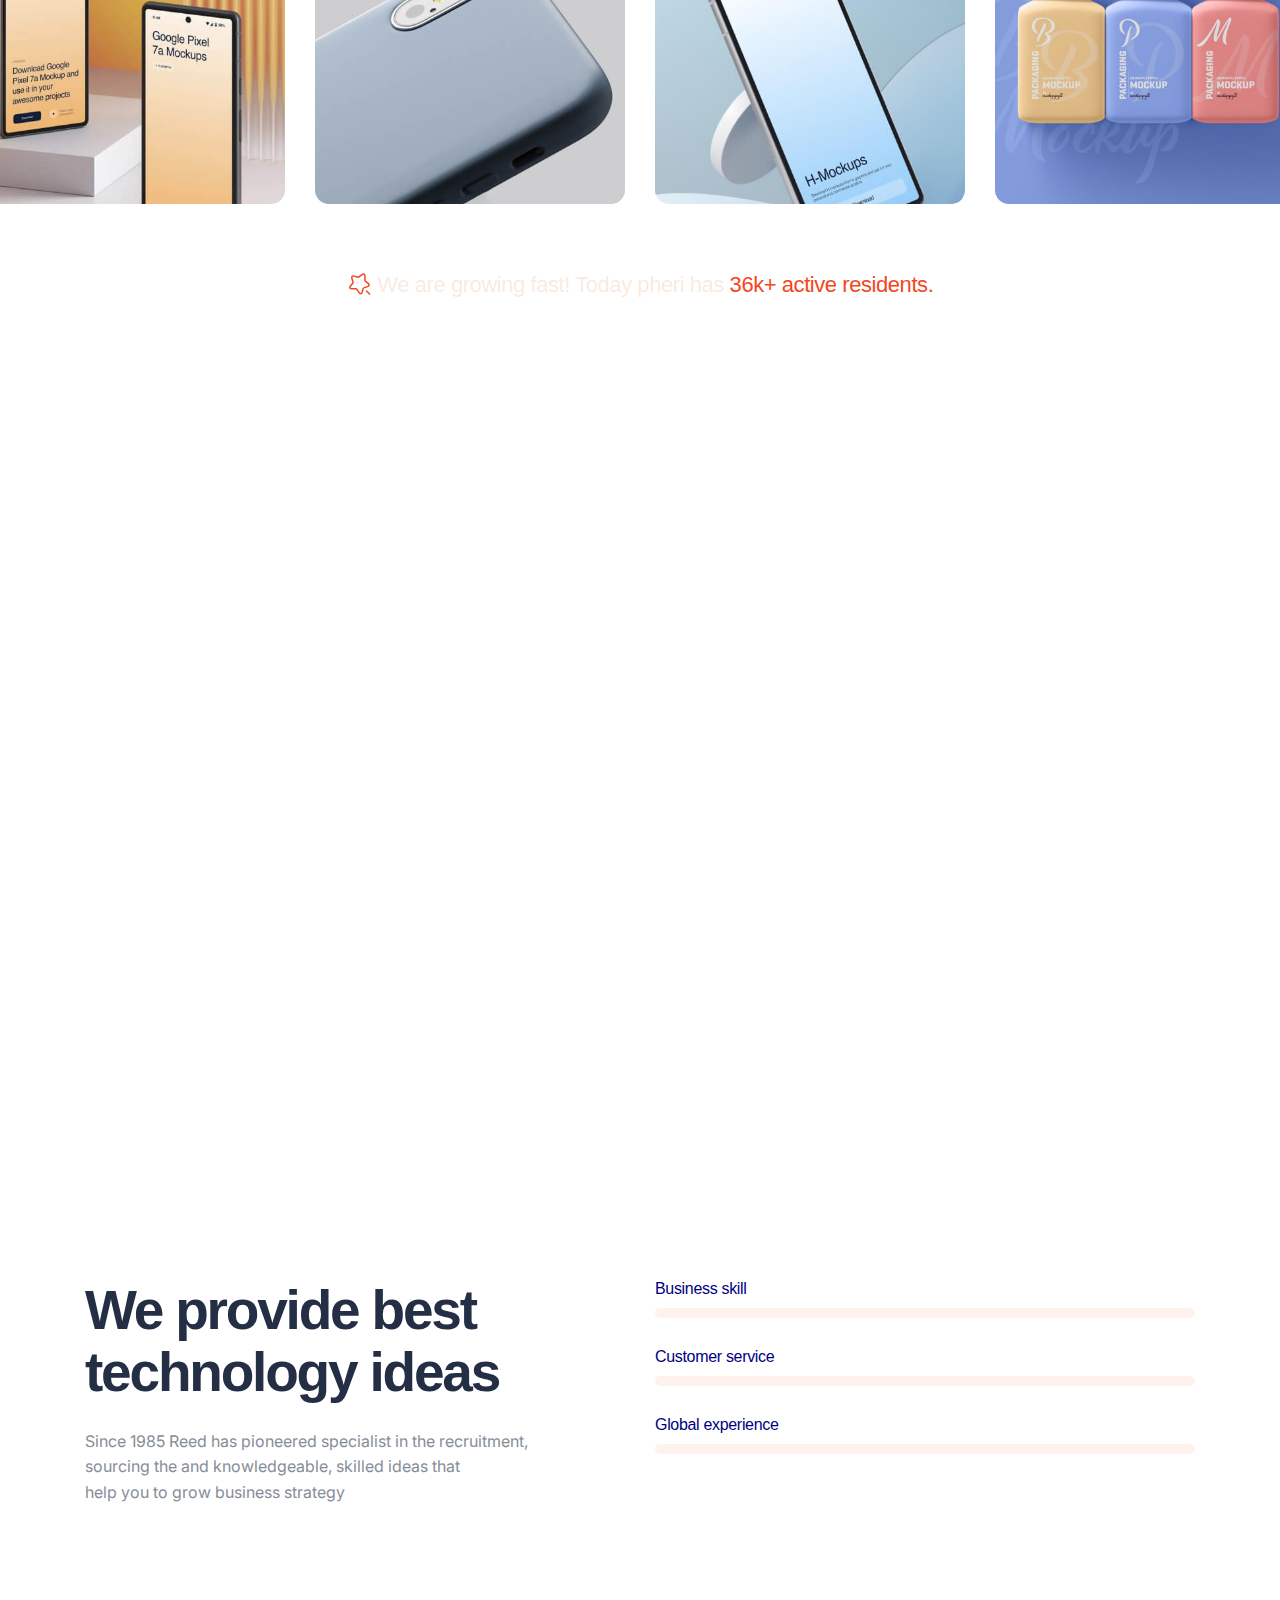
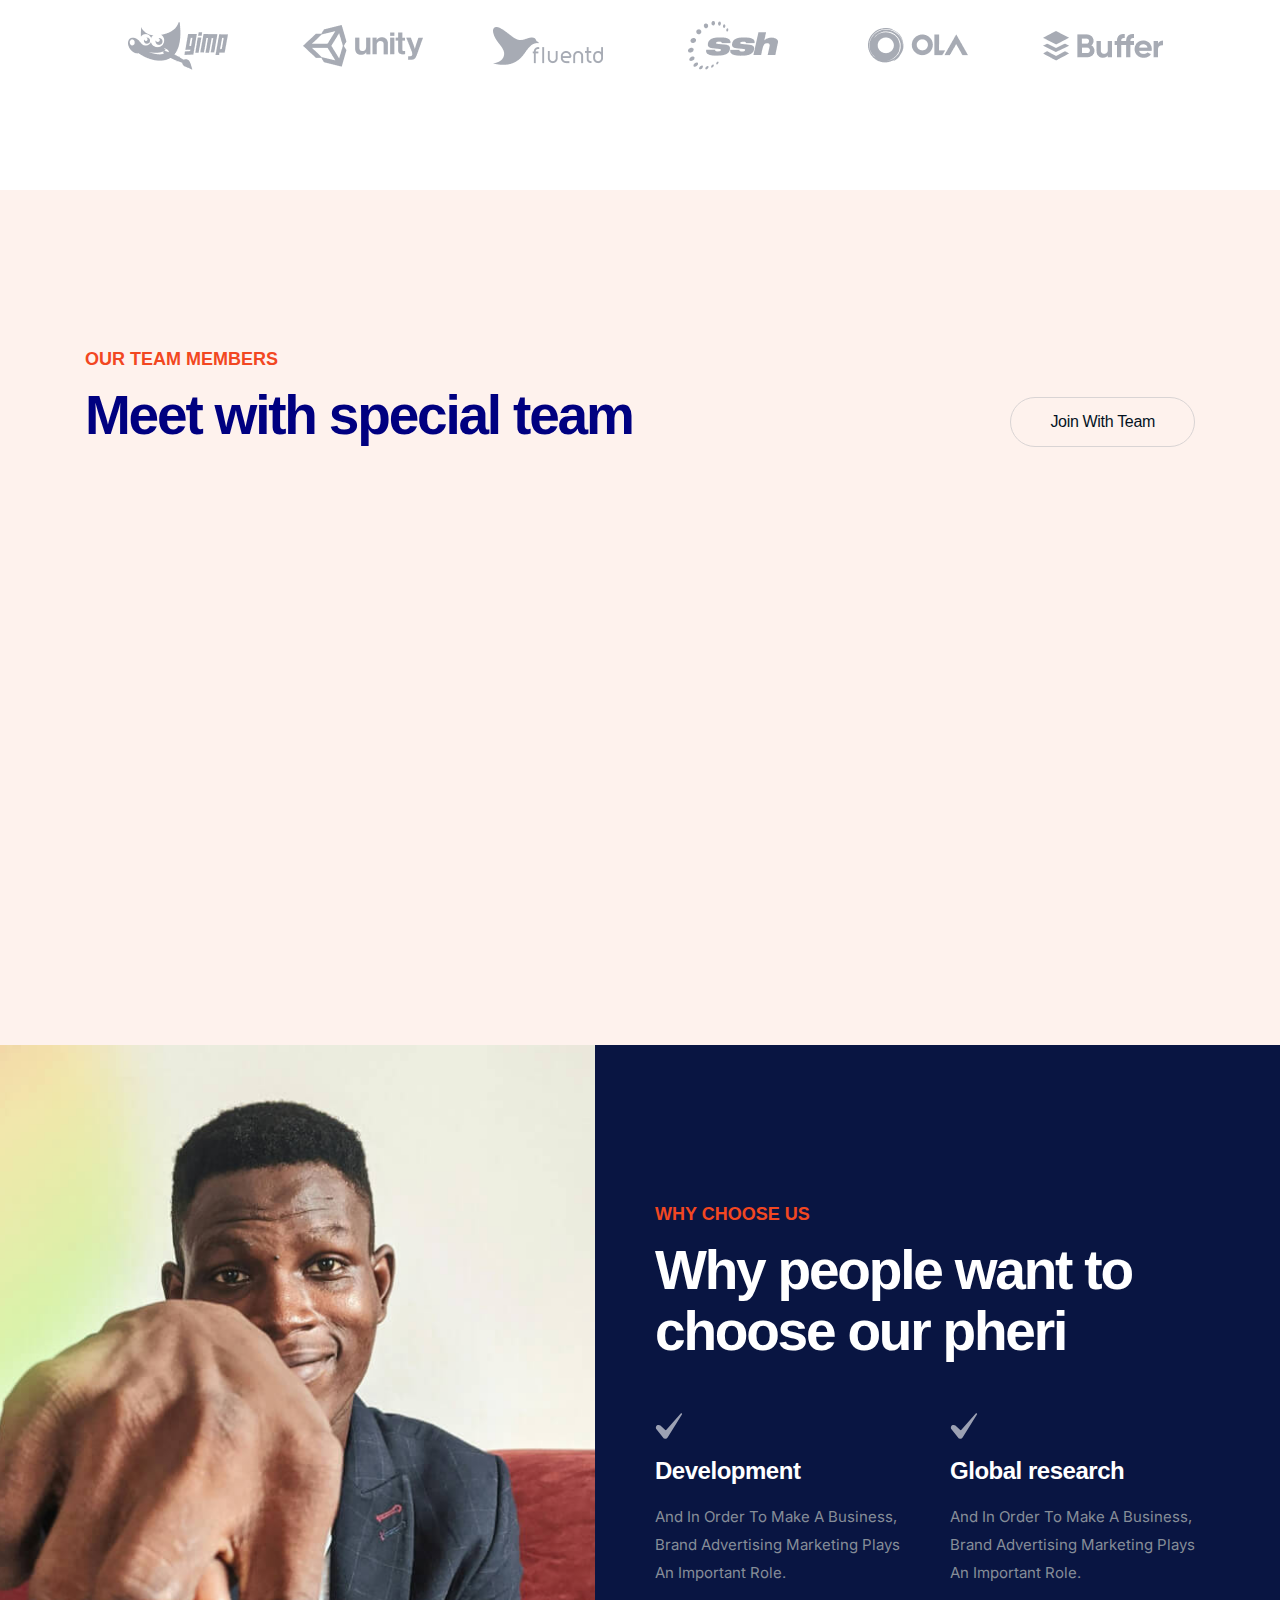
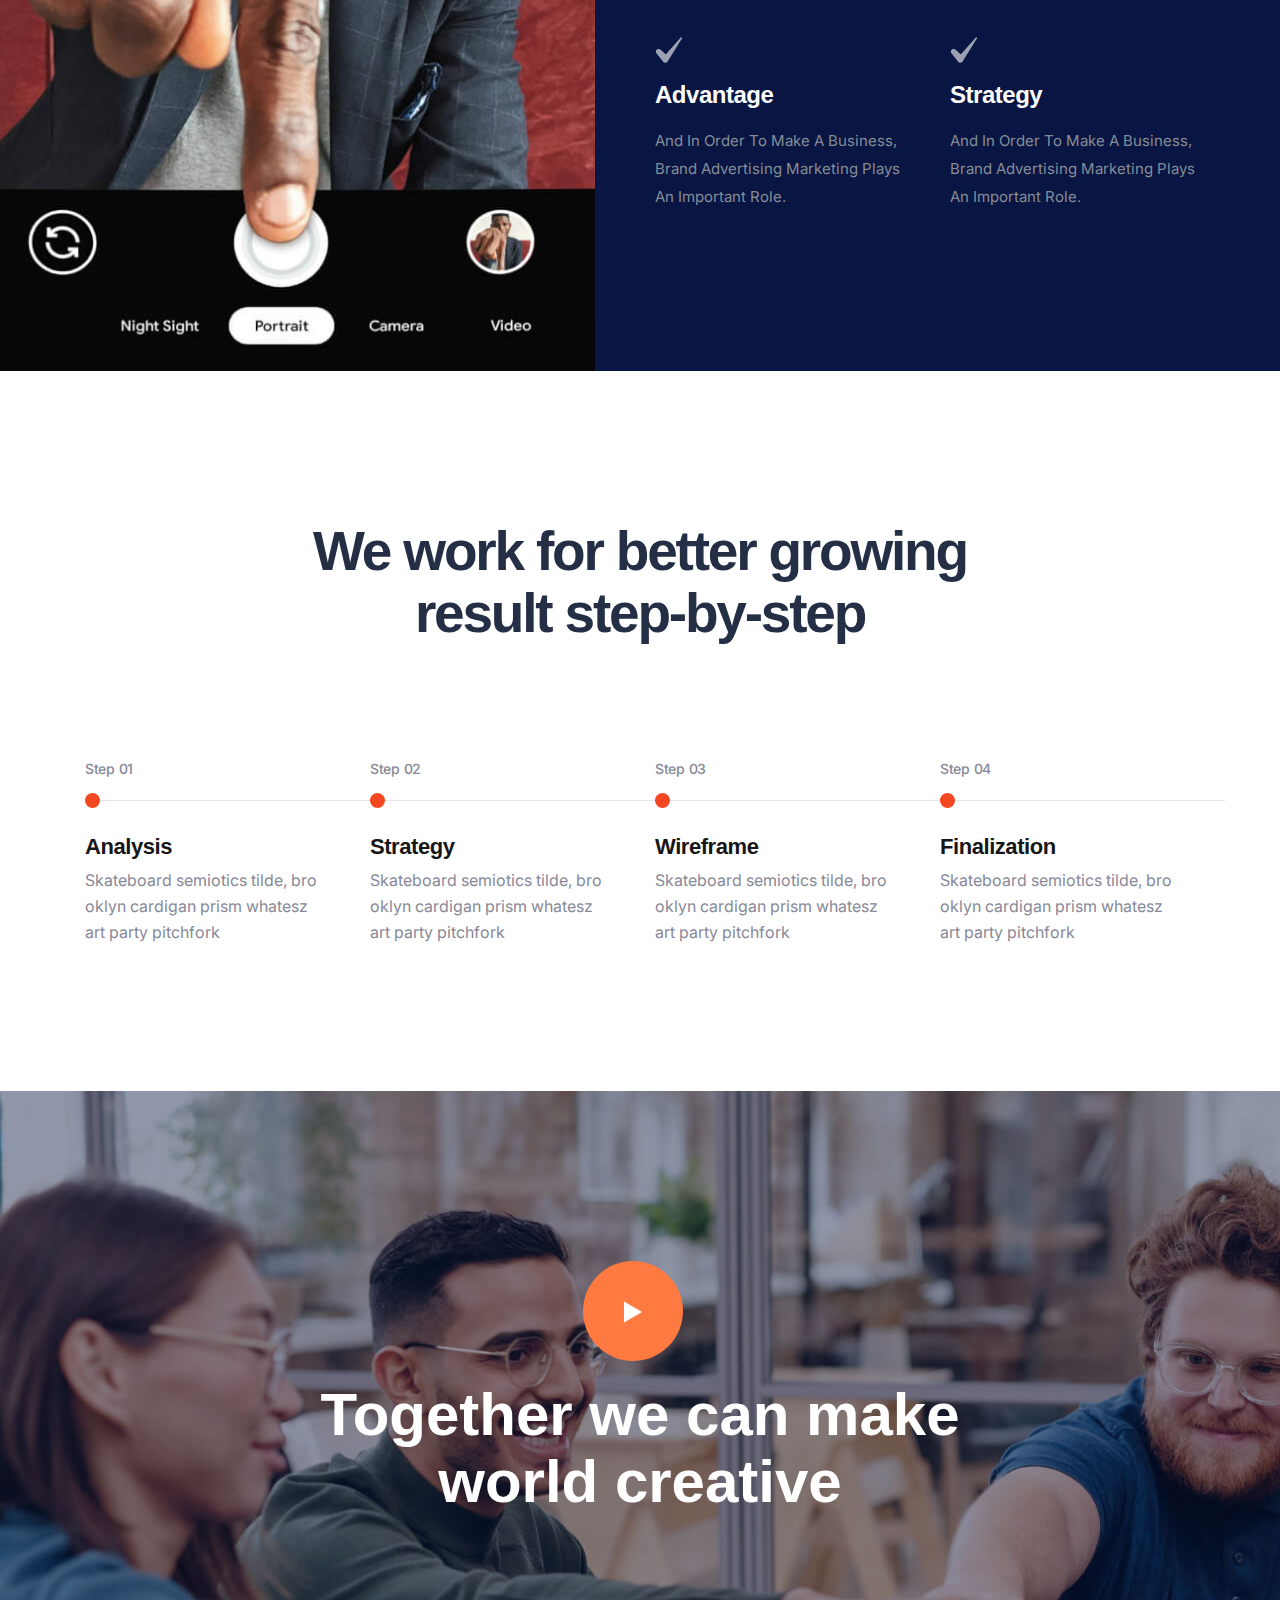
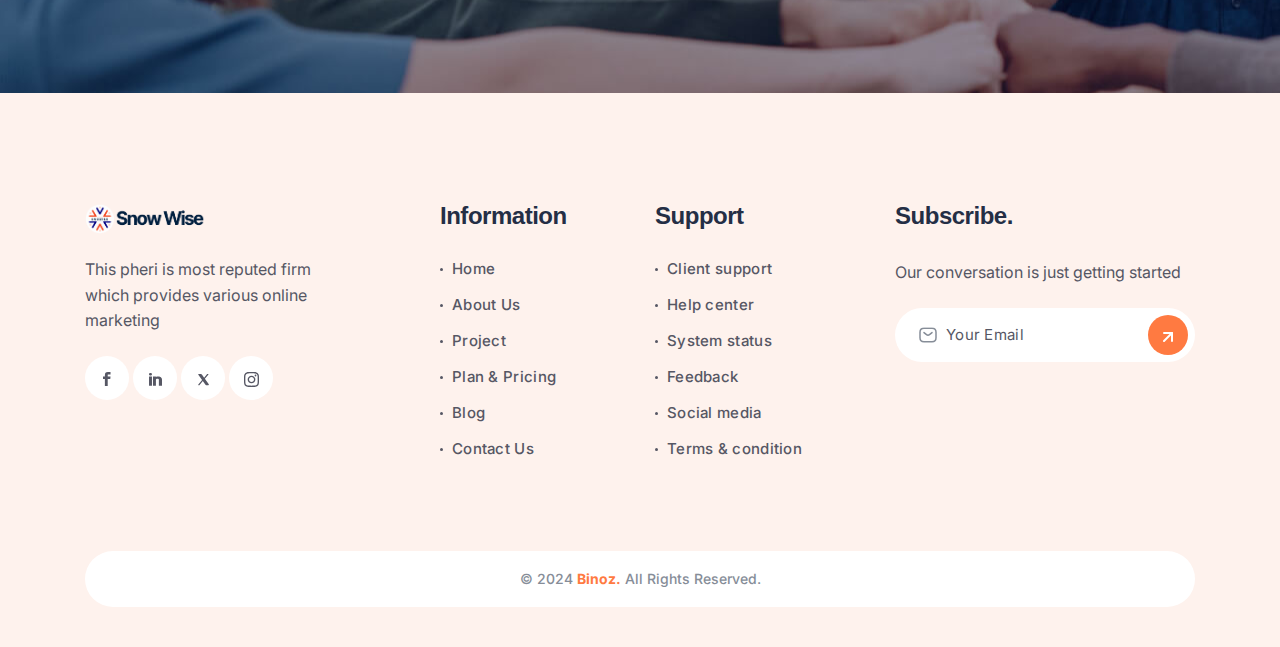
<file: index-4.html>
<!doctype html>
<html class="no-js" lang="zxx">


<!-- Mirrored from html.hixstudio.net/binoz-prev/binoz/index-4.html by HTTrack Website Copier/3.x [XR&CO'2014], Sat, 05 Oct 2024 01:34:42 GMT -->
<head>
   <meta charset="utf-8">
   <meta http-equiv="x-ua-compatible" content="ie=edge">
   <title>Binoz - Creative Business Agency HTML Template</title>
   <meta name="description" content="">
   <meta name="viewport" content="width=device-width, initial-scale=1">

   <!-- Place favicon.ico in the root directory -->
   <link rel="shortcut icon" type="image/x-icon" href="assets/img/favicon/favicon.png">

   <!-- CSS here -->
   <link rel="stylesheet" href="assets/css/bootstrap.css">
   <link rel="stylesheet" href="assets/css/animate.css">
   <link rel="stylesheet" href="assets/css/custom-animation.css">
   <link rel="stylesheet" href="assets/css/swiper-bundle.css">
   <link rel="stylesheet" href="assets/css/slick.css">
   <link rel="stylesheet" href="assets/css/magnific-popup.css">
   <link rel="stylesheet" href="assets/css/font-awesome-pro.css">
   <link rel="stylesheet" href="assets/css/spacing.css">
   <link rel="stylesheet" href="assets/css/main.css">
</head>

<body>

   <!-- preloader-start-area -->
   <div id="loading" class="preloader-layout">
      <div class="preloader-layout-wrap">
         <span class="loader"></span>
         <div class="preloader-logo">
            <img src="assets/img/logo/preloader.png" alt="">
         </div>
      </div>
   </div> 
   <!-- preloader-start-end -->

   <!-- back to top start -->
   <div class="back-to-top-wrapper">
      <button id="back_to_top" type="button" class="back-to-top-btn">
         <svg width="12" height="7" viewBox="0 0 12 7" fill="none" xmlns="http://www.w3.org/2000/svg">
            <path d="M11 6L6 1L1 6" stroke="currentColor" stroke-width="1.5" stroke-linecap="round"
            stroke-linejoin="round" />
         </svg>
      </button>
   </div>
   <!-- back to top end -->

   <!-- offcanvas area start -->
   <div class="offcanvas__area">
      <div class="offcanvas__close">
         <button class="offcanvas__close-btn offcanvas-close-btn">
            <svg width="12" height="12" viewBox="0 0 12 12" fill="none" xmlns="http://www.w3.org/2000/svg">
               <path d="M11 1L1 11" stroke="currentColor" stroke-width="1.5" stroke-linecap="round" stroke-linejoin="round"/>
               <path d="M1 1L11 11" stroke="currentColor" stroke-width="1.5" stroke-linecap="round" stroke-linejoin="round"/>
            </svg>
         </button>
      </div>
      <div class="offcanvas__wrapper">
         <div class="offcanvas__content">
            <div class="offcanvas__top mb-40">
               <div class="offcanvas__logo">
                  <a href="index.html"><img data-width="120" src="assets/img/logo/logo.png" alt=""></a>
               </div>
            </div>
            <div class="tp-offcanvas-menu fix d-xl-none mb-30">
               <nav></nav>
            </div>
            <div class="offcanvas__contact d-none d-xl-block">
               <div class="offcanvas__text mb-80">
                  <p>The design readable content of a page hen looking at its layout The point our of using Movie template</p>
               </div>
               <div class="offcanvas__gallery mb-50">
                  <h4 class="offcanvas__title">Gallery</h4>
                  <div class="row gx-2">
                     <div class="col-md-3 col-3">
                        <div class="offcanvas-gallery-img fix">
                           <a href="#"><img src="assets/img/offcanvas/offcanvas-1.jpg" alt=""></a>
                        </div>
                     </div>
                     <div class="col-md-3 col-3">
                        <div class="offcanvas-gallery-img fix">
                           <a href="#"><img src="assets/img/offcanvas/offcanvas-2.jpg" alt=""></a>
                        </div>
                     </div>
                     <div class="col-md-3 col-3">
                        <div class="offcanvas-gallery-img fix">
                           <a href="#"><img src="assets/img/offcanvas/offcanvas-3.jpg" alt=""></a>
                        </div>
                     </div>
                     <div class="col-md-3 col-3">
                        <div class="offcanvas-gallery-img fix">
                           <a href="#"><img src="assets/img/offcanvas/offcanvas-4.jpg" alt=""></a>
                        </div>
                     </div>
                  </div>
               </div>
            </div>
            <div class="offcanvas-info mb-50">
               <h4 class="offcanvas__title">Contacts</h4>
               <div class="offcanvas__contact-content d-flex">
                  <div class="offcanvas__contact-content-icon">
                     <i class="fa-sharp fa-solid fa-location-dot"></i>
                  </div>
                  <div class="offcanvas__contact-content-content">
                     <a href="https://www.google.com/maps/search/86+Road+Broklyn+Street,+600+New+York,+USA/@40.6897806,-74.0278086,12z/data=!3m1!4b1">86 Road Broklyn Street, 600 </a>
                  </div>
               </div>
               <div class="offcanvas__contact-content d-flex">
                  <div class="offcanvas__contact-content-icon">
                     <i class="fa-solid fa-envelope"></i>
                  </div>
                  <div class="offcanvas__contact-content-content">
                     <a href="mailto:needhelp@company.com"> Needhelp@company.com  </a>
                  </div>
               </div>
               <div class="offcanvas__contact-content d-flex">
                  <div class="offcanvas__contact-content-icon">
                     <i class="fa-solid fa-phone"></i>
                  </div>
                  <div class="offcanvas__contact-content-content">
                     <a href="tel:01310-069824"> +92 666 888 0000</a>
                  </div>
               </div>
            </div>
            <div class="offcanvas__social">
               <a class="icon facebook" href="#"><i class="fab fa-facebook-f"></i></a>
               <a class="icon twitter" href="#"><i class="fab fa-twitter"></i></a>
               <a class="icon youtube" href="#"><i class="fab fa-youtube"></i></a>
               <a class="icon linkedin" href="#"><i class="fab fa-linkedin"></i></a>
            </div>
         </div>
      </div>
   </div>
   <div class="body-overlay"></div>
   <!-- offcanvas area end -->

   <header>

      <!-- header-area-start -->
      <div id="header-sticky" class="tp-header-area tp-header-4-border tp-header-hight p-relative tp-header-transparent">
         <div class="container">
            <div class="tp-header-box p-relative">
               <div class="row align-items-center">
                  <div class="col-xl-2 col-lg-4 col-md-3 col-6">
                     <div class="tp-header-logo">
                        <a href="index.html"><img data-width="120" src="assets/img/logo/logo.png" alt="logo"></a>
                     </div>
                  </div>
                  <div class="col-xl-7 col-lg-4 d-none d-lg-block">
                     <div class="tp-main-menu tp-main-menu-5 main-menu-4 d-none d-xl-block">
                        <nav class="tp-mobile-menu-active">
                           <ul>
                              <li class="has-dropdown p-static">
                                 <a href="index.html">Home</a>
                                 <div class="tp-mega-menu">
                                    <div class="tp-mega-menu-wrap">
                                       <div class="row gx-6 row-cols-xl-5 row-cols-1">
                                          <div class="col homemenu">
                                             <div class="homemenu-thumb mb-15">
                                                <img src="assets/img/menu/01.jpg" alt="">
                                                <div class="homemenu-btn">
                                                   <a class="tp-btn-blue sm" href="index.html">View Demo</a>
                                                </div>
                                             </div>
                                             <div class="homemenu-content text-center">
                                                <h4 class="homemenu-title">
                                                   <a href="index.html">Business Solution</a>
                                                </h4>
                                             </div>
                                          </div>
                                          <div class="col homemenu">
                                             <div class="homemenu-thumb mb-15">
                                                <img src="assets/img/menu/02.jpg" alt="">
                                                <div class="homemenu-btn">
                                                   <a class="tp-btn-blue sm" href="index-2.html">View Demo</a>
                                                </div>
                                             </div>
                                             <div class="homemenu-content text-center">
                                                <h4 class="homemenu-title">
                                                   <a href="index-2.html">Digital Marketing</a>
                                                </h4>
                                             </div>
                                          </div>
                                          <div class="col homemenu">
                                             <div class="homemenu-thumb mb-15">
                                                <img src="assets/img/menu/03.jpg" alt="">
                                                <div class="homemenu-btn">
                                                   <a class="tp-btn-blue sm" href="index-3.html">View Demo</a>
                                                </div>
                                             </div>
                                             <div class="homemenu-content text-center">
                                                <h4 class="homemenu-title">
                                                   <a href="index-3.html">Digital Agency</a>
                                                </h4>
                                             </div>
                                          </div>
                                          <div class="col homemenu">
                                             <div class="homemenu-thumb mb-15">
                                                <img src="assets/img/menu/04.jpg" alt="">
                                                <div class="homemenu-btn">
                                                   <a class="tp-btn-blue sm" href="index-4.html">View Demo</a>
                                                </div>
                                             </div>
                                             <div class="homemenu-content text-center">
                                                <h4 class="homemenu-title">
                                                   <a href="index-4.html">IT Solutions</a>
                                                </h4>
                                             </div>
                                          </div>
                                          <div class="col homemenu">
                                             <div class="homemenu-thumb mb-15">
                                                <img src="assets/img/menu/05.jpg" alt="">
                                                <div class="homemenu-btn">
                                                   <a class="tp-btn-blue sm" href="index-5.html">View Demo</a>
                                                </div>
                                             </div>
                                             <div class="homemenu-content text-center">
                                                <h4 class="homemenu-title">
                                                   <a href="index-5.html">Finance Consulting</a>
                                                </h4>
                                             </div>
                                          </div>
                                       </div>
                                    </div>
                                 </div>
                              </li>
                              <li class="has-dropdown">
                                 <a href="about.html">About Us</a>
                              </li>
                              <li class="has-dropdown">
                                 <a href="#">Pages</a>
                                 <ul class="tp-submenu submenu">
                                    <li><a href="team.html">Team</a></li>
                                    <li><a href="team-details.html">Team Details</a></li>
                                    <li><a href="portfolio.html">Portfolio</a></li>
                                    <li><a href="portfolio-details.html">Portfolio Details</a></li>
                                    <li><a href="pricing.html">Price</a></li>
                                    <li><a href="faq.html">Faq</a></li>
                                    <li><a href="error.html">Error</a></li>
                                 </ul>
                              </li>
                              <li class="has-dropdown">
                                 <a href="service.html">Services</a>
                                 <ul class="tp-submenu submenu">
                                    <li><a href="service.html">Service</a></li>
                                    <li><a href="service-details.html">Service Details</a></li>
                                 </ul>
                              </li>
                              <li class="has-dropdown">
                                 <a href="blog.html">News</a>
                                 <ul class="tp-submenu submenu">
                                    <li><a href="blog.html">Blog</a></li>
                                    <li><a href="blog-sidebar.html">Blog Sidebar</a></li>
                                    <li><a href="blog-details.html">Blog Details</a></li>
                                 </ul>
                              </li>
                              <li>
                                 <a href="contact.html">Contact</a>
                              </li>
                           </ul>
                        </nav>
                     </div>
                  </div>
                  <div class="col-xl-3 col-lg-4 col-md-9 col-6">
                     <div class="tp-header-right d-flex align-items-center justify-content-end">
                        <div id="tp-header-3-search" class="tp-header-3-search p-relative">
                           <form action="#">
                              <div class="tp-header-3-search-input">
                                 <input type="text" placeholder="Search...">
                              </div>
                              <div class="tp-header-3-search-icon">
                                 <span>
                                    <svg width="22" height="22" viewBox="0 0 22 22" fill="none" xmlns="http://www.w3.org/2000/svg">
                                       <path d="M9.88888 18.7778C14.7981 18.7778 18.7778 14.7981 18.7778 9.88888C18.7778 4.97969 14.7981 1 9.88888 1C4.97969 1 1 4.97969 1 9.88888C1 14.7981 4.97969 18.7778 9.88888 18.7778Z" stroke="currentcolor" stroke-width="2" stroke-linecap="round" stroke-linejoin="round" />
                                       <path d="M21 21L16.1666 16.1666" stroke="currentcolor" stroke-width="2" stroke-linecap="round" stroke-linejoin="round" />
                                    </svg>
                                 </span>
                              </div>
                           </form>
                        </div>
                        <span class="tp-header-5-dvdr tp-header-4-dvdr"></span>
                        <div class="tp-header-5-menu-bar tp-header-4-menu-bar">
                           <button class="tp-offcanvas-open-btn offcanvas-open-btn">
                              <span></span>
                              <span></span>
                           </button>
                        </div>
                     </div>
                  </div>
               </div>
            </div>
         </div>
      </div>
      <!-- header-area-end -->

   </header>

   <main>
      
      <!-- tp-hero-area-start -->
      <div class="tp-hero-4-area tp-hero-4-spacing bg-position" data-background="assets/img/hero/hero-4/hero-4-bg.jpg">
         <div class="tp-hero-4-wrapper p-relative">
            <div class="tp-hero-4-social">
               <a href="#"><span>
                  <svg xmlns="http://www.w3.org/2000/svg" width="16" height="16" viewBox="0 0 16 16" fill="none">
                     <g clip-path="url(#clip0_253_235)">
                       <path d="M8 1.44133C10.136 1.44133 10.3893 1.44933 11.2327 1.488C12.1047 1.528 13.0027 1.72667 13.638 2.362C14.2793 3.00333 14.472 3.89267 14.512 4.76733C14.5507 5.61067 14.5587 5.864 14.5587 8C14.5587 10.136 14.5507 10.3893 14.512 11.2327C14.4727 12.1 14.2693 13.0067 13.638 13.638C12.9967 14.2793 12.108 14.472 11.2327 14.512C10.3893 14.5507 10.136 14.5587 8 14.5587C5.864 14.5587 5.61067 14.5507 4.76733 14.512C3.90667 14.4727 2.988 14.2647 2.362 13.638C1.724 13 1.528 12.102 1.488 11.2327C1.44933 10.3893 1.44133 10.136 1.44133 8C1.44133 5.864 1.44933 5.61067 1.488 4.76733C1.52733 3.90333 1.73267 2.99133 2.362 2.362C3.002 1.722 3.89467 1.528 4.76733 1.488C5.61067 1.44933 5.864 1.44133 8 1.44133ZM8 0C5.82733 0 5.55467 0.00933333 4.70133 0.048C3.46467 0.104667 2.23667 0.448667 1.34267 1.34267C0.445333 2.24 0.104667 3.46533 0.048 4.70133C0.00933333 5.55467 0 5.82733 0 8C0 10.1727 0.00933333 10.4453 0.048 11.2987C0.104667 12.534 0.45 13.7653 1.34267 14.6573C2.23933 15.554 3.46667 15.8953 4.70133 15.952C5.55467 15.9907 5.82733 16 8 16C10.1727 16 10.4453 15.9907 11.2987 15.952C12.5347 15.8953 13.764 15.5507 14.6573 14.6573C15.5553 13.7593 15.8953 12.5347 15.952 11.2987C15.9907 10.4453 16 10.1727 16 8C16 5.82733 15.9907 5.55467 15.952 4.70133C15.8953 3.46467 15.5507 2.236 14.6573 1.34267C13.762 0.447333 12.5313 0.104 11.2987 0.048C10.4453 0.00933333 10.1727 0 8 0Z" fill="currentColor"/>
                       <path d="M8.00009 3.892C5.73142 3.892 3.89209 5.73133 3.89209 8C3.89209 10.2687 5.73142 12.108 8.00009 12.108C10.2688 12.108 12.1081 10.2687 12.1081 8C12.1081 5.73133 10.2688 3.892 8.00009 3.892ZM8.00009 10.6667C6.52742 10.6667 5.33342 9.47267 5.33342 8C5.33342 6.52733 6.52742 5.33333 8.00009 5.33333C9.47276 5.33333 10.6668 6.52733 10.6668 8C10.6668 9.47267 9.47276 10.6667 8.00009 10.6667Z" fill="currentColor"/>
                       <path d="M12.2705 4.68933C12.8007 4.68933 13.2305 4.25953 13.2305 3.72933C13.2305 3.19914 12.8007 2.76933 12.2705 2.76933C11.7404 2.76933 11.3105 3.19914 11.3105 3.72933C11.3105 4.25953 11.7404 4.68933 12.2705 4.68933Z" fill="currentColor"/>
                     </g>
                     <defs>
                       <clipPath id="clip0_253_235">
                         <rect width="16" height="16" fill="white"/>
                       </clipPath>
                     </defs>
                   </svg>
               </span></a>
               <a href="#"><span>
                  <svg xmlns="http://www.w3.org/2000/svg" width="16" height="16" viewBox="0 0 16 16" fill="none">
                     <g clip-path="url(#clip0_253_242)">
                       <path fill-rule="evenodd" clip-rule="evenodd" d="M8 0C3.58333 0 0 3.58333 0 8C0 12.4167 3.58333 16 8 16C12.408 16 16 12.4167 16 8C16 3.58333 12.408 0 8 0ZM13.284 3.68733C14.2387 4.85 14.8113 6.334 14.8287 7.93933C14.6033 7.896 12.3473 7.436 10.0733 7.722C10.0213 7.60933 9.978 7.488 9.926 7.36667C9.78733 7.03667 9.63067 6.69867 9.47467 6.37733C11.9913 5.35333 13.1367 3.87867 13.284 3.68733ZM8.94533 5.362C7.826 3.306 6.58533 1.622 6.39467 1.362C6.90667 1.24067 7.44467 1.18 8 1.18C9.73533 1.18 11.3233 1.83067 12.5293 2.898C12.408 3.07133 11.3753 4.45133 8.94533 5.362ZM5.09333 1.822C5.27533 2.06467 6.49 3.75667 7.62667 5.77C4.43333 6.62 1.61333 6.60333 1.31 6.60333C1.75267 4.486 3.18467 2.72467 5.09333 1.822ZM1.16267 7.8C1.45733 7.80867 4.772 7.852 8.182 6.82867C8.382 7.21 8.564 7.60067 8.73733 7.99133C8.65067 8.01733 8.55533 8.04333 8.468 8.06933C4.94533 9.206 3.07133 12.3127 2.91467 12.5727C1.83 11.3667 1.162 9.76133 1.162 8.00867L1.16267 7.8ZM9.17133 9.128C9.18867 9.11933 9.19733 9.11933 9.21467 9.11067C10.178 11.6007 10.5687 13.692 10.6727 14.2907C9.848 14.6467 8.946 14.8373 8 14.8373C6.42067 14.8373 4.96333 14.2993 3.80933 13.3973C3.93067 13.1453 5.31867 10.4727 9.17133 9.128ZM11.8093 13.666C11.74 13.2493 11.3753 11.254 10.482 8.798C12.6253 8.46 14.4993 9.01533 14.7333 9.09333C14.438 10.9933 13.3453 12.6333 11.8093 13.666Z" fill="currentColor"/>
                     </g>
                     <defs>
                       <clipPath id="clip0_253_242">
                         <rect width="16" height="16" fill="white"/>
                       </clipPath>
                     </defs>
                   </svg>
               </span></a>
               <a href="#"><span>
                  <svg xmlns="http://www.w3.org/2000/svg" width="16" height="16" viewBox="0 0 16 16" fill="none">
                     <g clip-path="url(#clip0_253_247)">
                       <path fill-rule="evenodd" clip-rule="evenodd" d="M13.6421 2.32533C12.1448 0.826667 10.1541 0.000666667 8.03342 0C3.66342 0 0.106753 3.556 0.104753 7.928C0.104086 9.32533 0.469419 10.6893 1.16342 11.892L0.0380859 16L4.24075 14.8973C5.39875 15.5293 6.70275 15.862 8.02942 15.8627H8.03275C12.4021 15.8627 15.9594 12.306 15.9614 7.934C15.9628 5.816 15.1388 3.82333 13.6421 2.32533ZM8.03342 14.5233H8.03075C6.84809 14.5233 5.68875 14.2053 4.67675 13.6047L4.43609 13.462L1.94209 14.116L2.60809 11.684L2.45142 11.4347C1.79142 10.3853 1.44342 9.17267 1.44409 7.928C1.44542 4.29467 4.40209 1.33867 8.03675 1.33867C9.79675 1.33867 11.4514 2.02533 12.6954 3.27067C13.9394 4.51667 14.6241 6.172 14.6234 7.93267C14.6214 11.5673 11.6654 14.5233 8.03342 14.5233ZM11.6481 9.588C11.4501 9.48867 10.4761 9.00933 10.2941 8.94333C10.1128 8.87733 9.98075 8.844 9.84809 9.042C9.71542 9.24 9.33675 9.68667 9.22075 9.81933C9.10542 9.95133 8.98942 9.968 8.79142 9.86867C8.59342 9.76933 7.95475 9.56067 7.19809 8.88533C6.60942 8.36 6.21142 7.71133 6.09609 7.51267C5.98075 7.314 6.08409 7.20733 6.18275 7.10867C6.27209 7.02 6.38075 6.87733 6.48009 6.76133C6.58009 6.64667 6.61275 6.564 6.67942 6.43133C6.74542 6.29933 6.71275 6.18333 6.66275 6.084C6.61275 5.98533 6.21675 5.01 6.05209 4.61333C5.89142 4.22667 5.72809 4.27933 5.60609 4.27333C5.49075 4.26733 5.35875 4.26667 5.22609 4.26667C5.09409 4.26667 4.87942 4.316 4.69809 4.51467C4.51675 4.71333 4.00475 5.19267 4.00475 6.16733C4.00475 7.14267 4.71475 8.08467 4.81342 8.21667C4.91209 8.34867 6.21009 10.35 8.19742 11.208C8.67009 11.412 9.03942 11.534 9.32675 11.6253C9.80142 11.776 10.2334 11.7547 10.5748 11.704C10.9554 11.6473 11.7468 11.2247 11.9121 10.762C12.0774 10.2993 12.0774 9.902 12.0274 9.82C11.9781 9.73667 11.8461 9.68733 11.6481 9.588Z" fill="currentColor"/>
                     </g>
                     <defs>
                       <clipPath id="clip0_253_247">
                         <rect width="16" height="16" fill="white"/>
                       </clipPath>
                     </defs>
                   </svg>
               </span></a>
               <a href="#"><span>
                  <svg xmlns="http://www.w3.org/2000/svg" width="7" height="13" viewBox="0 0 7 13" fill="none">
                     <path d="M1.93006 7.22648C1.87982 7.22648 0.825903 7.2268 0.339823 7.22632C0.0895829 7.22616 0.000302943 7.13624 0.000302943 6.8844C-1.70575e-05 6.23752 -0.000177057 5.59064 0.000302943 4.94376C0.000462943 4.69512 0.094863 4.60024 0.341903 4.60008C0.827983 4.59976 1.87614 4.59992 1.93006 4.59992C1.93006 4.5556 1.9299 3.62168 1.93006 3.1916C1.93038 2.55576 2.04382 1.94712 2.36686 1.38984C2.69758 0.819436 3.17886 0.428716 3.79566 0.202796C4.1907 0.0579956 4.60078 0.000235622 5.01998 -8.43777e-05C5.54446 -0.000404378 6.06894 7.56173e-05 6.59358 0.00103562C6.81902 0.00135562 6.91902 0.101036 6.9195 0.328076C6.92046 0.936556 6.92046 1.54504 6.9195 2.15336C6.91918 2.3828 6.82334 2.47496 6.59278 2.47752C6.16286 2.48216 5.73262 2.47928 5.30318 2.49656C4.86942 2.49656 4.64126 2.7084 4.64126 3.15736C4.63086 3.63224 4.63694 4.1076 4.63694 4.59976C4.67758 4.59976 5.91198 4.5996 6.48894 4.59976C6.75102 4.59976 6.84062 4.68984 6.84062 4.95336C6.84062 5.59672 6.84046 6.24024 6.83998 6.8836C6.83982 7.14328 6.75566 7.22616 6.49198 7.22632C5.91502 7.22664 4.68542 7.22648 4.63166 7.22648V12.4337C4.63166 12.7113 4.5443 12.7998 4.27038 12.7998C3.60254 12.7998 2.93454 12.7999 2.2667 12.7998C2.02462 12.7998 1.93022 12.7057 1.93022 12.4636C1.93006 10.7678 1.93006 7.286 1.93006 7.22648Z" fill="currentColor"/>
                   </svg>
               </span></a>
            </div>
            <div class="tp-hero-4-client">
               <h4 class="tp-hero-4-client-title"><span data-purecounter-duration="1" data-purecounter-end="3"  class="purecounter">0</span>.5k</h4>
               <p>Happy clients we have</p>
               <div class="tp-hero-4-user">
                  <img class="img-1" src="assets/img/hero/hero-4/hero-4-user-1.jpg" alt="">
                  <img class="img-2" src="assets/img/hero/hero-4/hero-4-user-2.jpg" alt="">
                  <img class="img-3" src="assets/img/hero/hero-4/hero-4-user-3.jpg" alt="">
                  <img class="img-4" src="assets/img/hero/hero-4/hero-4-user-4.jpg" alt="">
               </div>
            </div>
            <div class="tp-hero-4-down-btn smooth">
               <a href="#down">
                  <p class="tp-hero-4-down-text">Scroll</p>
                  <span class="tp-hero-4-down-icon">
                     <svg xmlns="http://www.w3.org/2000/svg" width="26" height="100" viewBox="0 0 26 100" fill="none">
                     <path d="M12.7954 0.581057L12.7954 99.9014" stroke="#091542" stroke-width="1.5" stroke-miterlimit="10"/>
                     <path d="M25.5913 87.6021C18.5186 87.6021 12.7956 93.1079 12.7956 99.9121" stroke="#091542" stroke-width="1.5" stroke-miterlimit="10"/>
                     <path d="M12.7954 99.9121C12.7954 93.1079 7.07236 87.6021 -0.000294816 87.6021" stroke="#091542" stroke-width="1.5" stroke-miterlimit="10"/>
                   </svg></span>
               </a>
            </div>
            <div class="container">
               <div class="row">
                  <div class="col-lg-8">
                     <div class="tp-hero-4-heading mb-50 wow tpfadeUp" data-wow-duration=".9s" data-wow-delay=".3s">
                        <h3 class="tp-hero-4-title">Technology solution for business</h3>
                     </div>
                  </div>
                  <div class="col-lg-4">
                     <div class="tp-hero-4-list mb-50 wow tpfadeUp" data-wow-duration=".9s" data-wow-delay=".5s">
                        <ul>
                           <li>Business growth</li>
                           <li>Business solution</li>
                           <li>Search optimization</li>
                        </ul>
                     </div>
                  </div>
               </div>
               <div class="row">
                  <div class="col-lg-12">
                     <div class="tp-hero-4-slider p-relative wow tpfadeUp" data-wow-duration=".9s" data-wow-delay=".7s">
                        <div class="tp-hero-4-bg"></div>
                        <div class="tp-hero-4-shape">
                           <img src="assets/img/hero/hero-4/hero-4-shape.png" alt="">
                        </div>
                        <div class="swiper tp-hero-4-active fix">
                           <div class="swiper-wrapper">
                              <div class="swiper-slide">
                                 <div class="tp-hero-4-thumb">
                                    <img src="assets/img/hero/hero-4/hero-4-thumb-1.jpg" alt="">
                                 </div>
                              </div>
                              <div class="swiper-slide">
                                 <div class="tp-hero-4-thumb">
                                    <img src="assets/img/hero/hero-4/hero-4-thumb-2.jpg" alt="">
                                 </div>
                              </div>
                              <div class="swiper-slide">
                                 <div class="tp-hero-4-thumb">
                                    <img src="assets/img/hero/hero-4/hero-4-thumb-3.jpg" alt="">
                                 </div>
                              </div>
                           </div>
                        </div>
                        <div class="tp-hero-4-pagenation"></div>
                        <div class="tp-hero-4-item">
                           <div class="tp-hero-4-item-content">
                              <p>I'm the kind of person who obsesses over and hand-tunes the maintaly performance of my websites.</p>
                           </div>
                           <a href="contact.html" class="tp-hero-4-item-btn d-flex align-items-center justify-content-between">
                              <span>Get Started</span>
                              <span class="border-btn"><svg xmlns="http://www.w3.org/2000/svg" width="14" height="14" viewBox="0 0 14 14" fill="none">
                                 <path d="M1 7H13" stroke="white" stroke-width="1.5" stroke-linecap="round" stroke-linejoin="round"/>
                                 <path d="M7 1L13 7L7 13" stroke="white" stroke-width="1.5" stroke-linecap="round" stroke-linejoin="round"/>
                               </svg></span>
                           </a>
                        </div>
                     </div>
                  </div>
               </div>
            </div>
         </div>
      </div>
      <!-- tp-hero-area-end -->

      <!-- about area start -->
      <section class="tp-about-4-ptb pb-160">
         <div class="container">
            <div class="tp-about-4-wrapper p-relative">
               <div class="tp-about-4-wrapper-shape upslide">
                  <img src="assets/img/about/about-4/about-4-thumb-shape.png" alt="">
               </div>
               <div class="row">
                  <div class="col-xl-4 col-md-6">
                     <div class="tp-about-4-heading">
                        <span class="tp-section-subtitle color-orange mb-15">KNOW ABOUT OUR AGENCY</span>
                        <h2 class="tp-section-title mb-80">We’re binoz <br>
                           IT consulting <br>
                           agency</h2>
                     </div>
                     <div class="tp-about-4-counter p-relative">
                        <div class="tp-about-4-counter-color"></div>
                        <h4 class="tp-about-4-counter-title"><span data-purecounter-duration="2" data-purecounter-end="30"  class="purecounter">0</span></h4>
                        <div class="tp-about-4-experiance d-flex">
                           <span><svg xmlns="http://www.w3.org/2000/svg" width="70" height="26" viewBox="0 0 70 26" fill="none">
                              <path d="M-1.31433e-05 12.5875L69.3142 12.672" stroke="#555555" stroke-width="1.5" stroke-miterlimit="10"/>
                              <path d="M57.0156 25.5914C57.0156 18.5188 62.5214 12.7957 69.3257 12.7957" stroke="#555555" stroke-width="1.5" stroke-miterlimit="10"/>
                              <path d="M69.3257 12.7957C62.5214 12.7957 57.0156 7.07261 57.0156 -5.06759e-05" stroke="#555555" stroke-width="1.5" stroke-miterlimit="10"/>
                            </svg> </span>
                            <p>Years <br>
                              Experience</p>
                        </div>
                     </div>
                  </div>
                  <div class="col-xl-4 d-none d-xl-block">
                     <div class="tp-about-4-thumb">
                        <img src="assets/img/about/about-4/about-4-thumb.png" alt="">
                     </div>
                  </div>
                  <div class="col-xl-4 col-md-6">
                     <div class="tp-about-4-right">
                        <div class="tp-about-4-text">
                           <p>Since 1985 Reed has pioneered specialist in the recruitment, sourcing the and knowledgeable, skilled professionals for jobs</p>
                        </div>
                        <div class="tp-about-4-left-margin">
                           <div class="tp-about-4-right-user d-flex align-items-center">
                              <img src="assets/img/about/about-4/about-4-author.png" alt="">
                              <span>Connect <br>
                                 More People</span>
                           </div>
                           <div class="tp-about-4-user-content d-flex">
                              <div class="tp-about-4-user-rating">
                                 <span>4.9*</span>
                              </div>
                              <div class="tp-about-4-user-des">
                                 <h5 class="tp-about-4-user-title">Liza Olivers</h5>
                                 <p>Developer</p>
                              </div>
                           </div>
                           <div class="tp-about-4-shape p-relative">
                              <div class="tp-about-4-shape-bg">
                                 <img class="tp-rotate-infinite" src="assets/img/about/about-4/about-4-shape-bg.png" alt="">
                              </div>
                              <div class="tp-about-4-shape-logo">
                                 <img src="assets/img/about/about-4/about-4-shape-logo.png" alt="">
                              </div>
                           </div>
                        </div>
                     </div>
                  </div>
               </div>
            </div>
         </div>
      </section>
      <!-- about area end -->

      <!-- service area start -->
      <section id="down" class="tp-service-4-ptb pt-160 pb-160" data-bg-color="#FEF2ED">
         <div class="container">
            <div class="row">
               <div class="col-lg-12">
                  <div class="tp-sevice-4-heading text-center">
                     <span class="tp-section-subtitle color-orange mb-15">CHECK OUR SERVICE</span>
                     <h2 class="tp-section-title mb-50">Which service we provide <br> our customers</h2>
                  </div>
               </div>
            </div>
            <div class="row gx-0">
               <div class="col-xl-3 col-sm-6">
                  <div class="tp-service-4-item mb-30 wow tpfadeUp" data-wow-duration=".9s" data-wow-delay=".3s">
                     <div class="tp-service-4-icon mb-25">
                        <img src="assets/img/service/service-4/service-4-icon.png" alt="">
                     </div>
                     <div class="tp-service-4-item-content">
                        <h4 class="tp-service-4-item-title"><a href="service-details.html">IT consultation</a></h4>
                        <p>We strive to develop real-dem <br>
                           web solutions that are ideal <br>
                           for small  to large</p>
                     </div>
                     <div class="tp-service-4-item-btn">
                        <a href="service-details.html">Read More</a>
                     </div>
                  </div>
               </div>
               <div class="col-xl-3 col-sm-6">
                  <div class="tp-service-4-item padding mb-30 wow tpfadeUp" data-wow-duration=".9s" data-wow-delay=".5s">
                     <div class="tp-service-4-icon mb-25">
                        <img src="assets/img/service/service-4/service-4-icon-2.png" alt="">
                     </div>
                     <div class="tp-service-4-item-content">
                        <h4 class="tp-service-4-item-title"><a href="service-details.html">Data security</a></h4>
                        <p>We strive to develop real-dem <br>
                           web solutions that are ideal <br>
                           for small  to large</p>
                     </div>
                     <div class="tp-service-4-item-btn">
                        <a href="service-details.html">Read More</a>
                     </div>
                  </div>
               </div>
               <div class="col-xl-3 col-sm-6">
                  <div class="tp-service-4-item padding mb-30 wow tpfadeUp" data-wow-duration=".9s" data-wow-delay=".7s">
                     <div class="tp-service-4-icon mb-25">
                        <img src="assets/img/service/service-4/service-4-icon-3.png" alt="">
                     </div>
                     <div class="tp-service-4-item-content">
                        <h4 class="tp-service-4-item-title"><a href="service-details.html">Data visualization</a></h4>
                        <p>We strive to develop real-dem <br>
                           web solutions that are ideal <br>
                           for small  to large</p>
                     </div>
                     <div class="tp-service-4-item-btn">
                        <a href="service-details.html">Read More</a>
                     </div>
                  </div>
               </div>
               <div class="col-xl-3 col-sm-6">
                  <div class="tp-service-4-item padding mb-30 wow tpfadeUp" data-wow-duration=".9s" data-wow-delay=".9s">
                     <div class="tp-service-4-icon mb-25">
                        <img src="assets/img/service/service-4/service-4-icon-4.png" alt="">
                     </div>
                     <div class="tp-service-4-item-content">
                        <h4 class="tp-service-4-item-title"><a href="service-details.html">Marketing</a></h4>
                        <p>We strive to develop real-dem <br>
                           web solutions that are ideal <br>
                           for small  to large</p>
                     </div>
                     <div class="tp-service-4-item-btn">
                        <a href="service-details.html">Read More</a>
                     </div>
                  </div>
               </div>
            </div>
            <div class="row justify-content-center pt-70">
               <div class="col-lg-8">
                  <div class="tp-service-4-btn text-center">
                     <span><svg xmlns="http://www.w3.org/2000/svg" width="24" height="24" viewBox="0 0 24 24" fill="none">
                        <path d="M10.7901 15.17C10.5901 15.17 10.4001 15.09 10.2601 14.95L7.84006 12.53C7.55006 12.24 7.55006 11.76 7.84006 11.47C8.13006 11.18 8.61006 11.18 8.90006 11.47L10.7901 13.36L15.0901 9.06003C15.3801 8.77003 15.8601 8.77003 16.1501 9.06003C16.4401 9.35003 16.4401 9.83003 16.1501 10.12L11.3201 14.95C11.1801 15.09 10.9901 15.17 10.7901 15.17Z" fill="#F24721"/>
                        <path d="M11.9999 22.75C11.3699 22.75 10.7399 22.54 10.2499 22.12L8.66988 20.76C8.50988 20.62 8.10988 20.48 7.89988 20.48H6.17988C4.69988 20.48 3.49988 19.28 3.49988 17.8V16.09C3.49988 15.88 3.35988 15.49 3.21988 15.33L1.86988 13.74C1.04988 12.77 1.04988 11.24 1.86988 10.27L3.21988 8.68C3.35988 8.52 3.49988 8.13 3.49988 7.92V6.2C3.49988 4.72 4.69988 3.52 6.17988 3.52H7.90988C8.11988 3.52 8.51988 3.37 8.67988 3.24L10.2599 1.88C11.2399 1.04 12.7699 1.04 13.7499 1.88L15.3299 3.24C15.4899 3.38 15.8899 3.52 16.0999 3.52H17.7999C19.2799 3.52 20.4799 4.72 20.4799 6.2V7.9C20.4799 8.11 20.6299 8.51 20.7699 8.67L22.1299 10.25C22.9699 11.23 22.9699 12.76 22.1299 13.74L20.7699 15.32C20.6299 15.48 20.4799 15.88 20.4799 16.09V17.79C20.4799 19.27 19.2799 20.47 17.7999 20.47H16.0999C15.8899 20.47 15.4899 20.62 15.3299 20.75L13.7499 22.11C13.2599 22.54 12.6299 22.75 11.9999 22.75ZM6.17988 5.02C5.52988 5.02 4.99988 5.55 4.99988 6.2V7.91C4.99988 8.48 4.72988 9.21 4.35988 9.64L3.00988 11.23C2.65988 11.64 2.65988 12.35 3.00988 12.76L4.35988 14.35C4.72988 14.79 4.99988 15.51 4.99988 16.08V17.79C4.99988 18.44 5.52988 18.97 6.17988 18.97H7.90988C8.48988 18.97 9.21988 19.24 9.65988 19.62L11.2399 20.98C11.6499 21.33 12.3699 21.33 12.7799 20.98L14.3599 19.62C14.7999 19.25 15.5299 18.97 16.1099 18.97H17.8099C18.4599 18.97 18.9899 18.44 18.9899 17.79V16.09C18.9899 15.51 19.2599 14.78 19.6399 14.34L20.9999 12.76C21.3499 12.35 21.3499 11.63 20.9999 11.22L19.6399 9.64C19.2599 9.2 18.9899 8.47 18.9899 7.89V6.2C18.9899 5.55 18.4599 5.02 17.8099 5.02H16.1099C15.5299 5.02 14.7999 4.75 14.3599 4.37L12.7799 3.01C12.3699 2.66 11.6499 2.66 11.2399 3.01L9.65988 4.38C9.21988 4.75 8.47988 5.02 7.90988 5.02H6.17988Z" fill="#F24721"/>
                      </svg> IT Technology service specially built for your business. <a href="contact.html">Get Your Solution</a></span>
                  </div>
               </div>
            </div>
         </div>
      </section>
      <!-- service area end -->

      <!-- cta area start  -->
      <div class="tp-cta-4-ptb p-relative" data-background="assets/img/cta/home-4/cta-4-bg.jpg">
          <div class="tp-cta-4-content">
             <div class="tp-cta-4-text">
                <p>Our services are designed to help businesses leverage technology to  streamline operation’s,
                   improve efficiency, enhance security, reduce  costs and ultimately achieve their business
                   </p>
             </div>
             <div class="tp-cta-4-btn">
                <a href="about.html">Discover More</a>
             </div>
          </div>
      </div>
      <!-- cta area end  -->

      <!-- faq area start -->
      <section class="tp-faq-4-ptb pt-160 pb-140">
         <div class="container">
            <div class="row align-items-end">
               <div class="col-lg-9">
                  <div class="tp-faq-4-heading">
                     <span class="tp-section-subtitle color-orange mb-15">OUR QUESTION AND ANSWER</span>
                     <h2 class="tp-section-title mb-50">Innovative solutions, <br> outstanding results.</h2>
                  </div>
               </div>
               <div class="col-lg-3">
                  <div class="tp-faq-4-right mb-50">
                     <div class="tp-faq-4-user d-flex">
                        <div class="tp-faq-4-user-thumb">
                           <img src="assets/img/cta/home-4/cta-4-user.png" alt="">
                        </div>
                        <div class="tp-faq-4-user-content">
                           <h5 class="tp-faq-4-user-title">Richard Martines</h5>
                           <p>Designer</p>
                        </div>
                     </div>
                  </div>
               </div>
            </div>
            <div class="row">
               <div class="col-lg-3">
                  <div class="tp-faq-4-text-big">
                     <h4 class="tp-faq-4-text-title">FAQ</h4>
                  </div>
               </div>
               <div class="col-lg-9">
                  <div class="tp-faq-wrapper tp-faq-4-wrapper wow tpfadeRight" data-wow-duration=".9s" data-wow-delay=".3s">
                     <div class="tp-faq-accordion">
                        <div class="accordion" id="accordionExample">
                           <div class="accordion-items">
                              <h2 class="accordion-header">
                                 <button class="accordion-buttons collapsed" type="button" data-bs-toggle="collapse"
                                    data-bs-target="#collapseOne" aria-expanded="false" aria-controls="collapseOne">
                                    Why should I hire a digital agency?
                                    <span class="accordion-icon"></span>
                                 </button>
                              </h2>
                              <div id="collapseOne" class="accordion-collapse collapse"
                                 data-bs-parent="#accordionExample">
                                 <div class="accordion-body">
                                    <p>
                                       Choosing the best SEO Agency means research, research and more research. Checking through reviews, team credentials, and getting. Ability to understand and generate content in different to expand and appeal to a wider audience.  proposals and audits.
                                    </p>
                                 </div>
                              </div>
                           </div>
                           <div class="accordion-items">
                              <h2 class="accordion-header">
                                 <button class="accordion-buttons" type="button" data-bs-toggle="collapse"
                                    data-bs-target="#collapseTwo" aria-expanded="false" aria-controls="collapseTwo">
                                    How to get your business report for me?
                                    <span class="accordion-icon"></span>
                                 </button>
                              </h2>
                              <div id="collapseTwo" class="accordion-collapse collapse show"
                                 data-bs-parent="#accordionExample">
                                 <div class="accordion-body">
                                    <p>
                                       Choosing the best SEO Agency means research, research and more research. Checking through reviews, team credentials, and getting. Ability to understand and generate content in different to expand and appeal to a wider audience.  proposals and audits.
                                    </p>
                                 </div>
                              </div>
                           </div>
                           <div class="accordion-items">
                              <h2 class="accordion-header">
                                 <button class="accordion-buttons collapsed" type="button" data-bs-toggle="collapse"
                                    data-bs-target="#collapseThree" aria-expanded="false" aria-controls="collapseThree">
                                    How do SEO agencies work?
                                    <span class="accordion-icon"></span>
                                 </button>
                              </h2>
                              <div id="collapseThree" class="accordion-collapse collapse"
                                 data-bs-parent="#accordionExample">
                                 <div class="accordion-body">
                                    <p>
                                       Choosing the best SEO Agency means research, research and more research. Checking through reviews, team credentials, and getting. Ability to understand and generate content in different to expand and appeal to a wider audience.  proposals and audits.
                                    </p>
                                 </div>
                              </div>
                           </div>
                           <div class="accordion-items">
                              <h2 class="accordion-header">
                                 <button class="accordion-buttons collapsed" type="button" data-bs-toggle="collapse"
                                    data-bs-target="#collapseFour" aria-expanded="false" aria-controls="collapseFour">
                                    Free Shipping &amp; Return Order
                                    <span class="accordion-icon"></span>
                                 </button>
                              </h2>
                              <div id="collapseFour" class="accordion-collapse collapse"
                                 data-bs-parent="#accordionExample">
                                 <div class="accordion-body">
                                    <p>
                                       Lorem ipsum dolor sit amet, consectetur adipiscing elit sed do. eiusmod tempor
                                       incididunt ut labore et dolore magna aliqua. Ut enim ad minim veniam, quis
                                       nostrud
                                       exercitation ullamco laboris.!
                                    </p>
                                 </div>
                              </div>
                           </div>
                        </div>
                     </div>
                  </div>
               </div>
            </div>
         </div>
      </section>
      <!-- faq area end -->

      <!-- portfolio area start -->
      <section class="tp-portfolio-4-ptb pb-160">
         <div class="container">
            <div class="row align-items-end">
               <div class="col-lg-9">
                  <div class="tp-portfolio-4-heading">
                     <span class="tp-section-subtitle color-orange mb-15">OUR PORTFOLIO</span>
                     <h2 class="tp-section-title mb-50">Latest project we have <br> done for you</h2>
                  </div>
               </div>
               <div class="col-lg-3">
                  <div class="tp-portfolio-4-btn mb-50">
                     <a class="tp-btn-border" href="portfolio.html">View All Projects</a>
                  </div>
               </div>
            </div>
         </div>
         <div class="container-fluid gx-0 fix">
            <div class="row">
               <div class="col-lg-12">
                  <div class="tp-portfolio-4-slider pb-70">
                     <div class="tp-protfolio-4-wrapper swiper-container tp-portfolio-4-active">
                        <div class="swiper-wrapper">
                           <div class="swiper-slide">
                              <div class="tp-portfolio-item p-relative">
                                 <div class="tp-portfolio-4-popup">
                                    <a href="assets/img/portfolio/portfolio-4/portfolio-4-thumb-1.jpg" class="popup-image">
                                       <i class="fa-sharp fa-solid fa-plus"></i>
                                    </a>
                                 </div>
                                 <div class="tp-portfolio-thumb">
                                    <img src="assets/img/portfolio/portfolio-4/portfolio-4-thumb-1.jpg" alt="">
                                 </div>
                                 <div class="tp-portfolio-content portfolio-4">
                                    <span class="tp-portfolio-subtitle">Digital Marketing</span>
                                    <h4 class="tp-portfolio-title"><a class="underline-black" href="portfolio-details.html">Realistic 3d model</a></h4>
                                 </div>
                              </div>
                           </div>
                           <div class="swiper-slide">
                              <div class="tp-portfolio-item p-relative">
                                 <div class="tp-portfolio-4-popup">
                                    <a href="assets/img/portfolio/portfolio-4/portfolio-4-thumb-2.jpg" class="popup-image">
                                       <i class="fa-sharp fa-solid fa-plus"></i>
                                    </a>
                                 </div>
                                 <div class="tp-portfolio-thumb">
                                    <img src="assets/img/portfolio/portfolio-4/portfolio-4-thumb-2.jpg" alt="">
                                 </div>
                                 <div class="tp-portfolio-content portfolio-4">
                                    <span class="tp-portfolio-subtitle">Branding</span>
                                    <h4 class="tp-portfolio-title"><a class="underline-black" href="portfolio-details.html">Social media app</a></h4>
                                 </div>
                              </div>
                           </div>
                           <div class="swiper-slide">
                              <div class="tp-portfolio-item p-relative">
                                 <div class="tp-portfolio-4-popup">
                                    <a href="assets/img/portfolio/portfolio-4/portfolio-4-thumb-3.jpg" class="popup-image">
                                       <i class="fa-sharp fa-solid fa-plus"></i>
                                    </a>
                                 </div>
                                 <div class="tp-portfolio-thumb">
                                    <img src="assets/img/portfolio/portfolio-4/portfolio-4-thumb-3.jpg" alt="">
                                 </div>
                                 <div class="tp-portfolio-content portfolio-4">
                                    <span class="tp-portfolio-subtitle">Digital Marketing</span>
                                    <h4 class="tp-portfolio-title"><a class="underline-black" href="portfolio-details.html">Innovative Web</a></h4>
                                 </div>
                              </div>
                           </div>
                           <div class="swiper-slide">
                              <div class="tp-portfolio-item p-relative">
                                 <div class="tp-portfolio-4-popup">
                                    <a href="assets/img/portfolio/portfolio-4/portfolio-4-thumb-4.jpg" class="popup-image">
                                       <i class="fa-sharp fa-solid fa-plus"></i>
                                    </a>
                                 </div>
                                 <div class="tp-portfolio-thumb">
                                    <img src="assets/img/portfolio/portfolio-4/portfolio-4-thumb-4.jpg" alt="">
                                 </div>
                                 <div class="tp-portfolio-content portfolio-4">
                                    <span class="tp-portfolio-subtitle">Digital Marketing</span>
                                    <h4 class="tp-portfolio-title"><a class="underline-black" href="portfolio-details.html">Project Management</a></h4>
                                 </div>
                              </div>
                           </div>
                        </div>
                     </div>
                  </div>
               </div>
            </div>
            <div class="row">
               <div class="col-lg-12">
                  <div class="tp-portfolio-4-bottom-btn text-center ">
                     <span><svg xmlns="http://www.w3.org/2000/svg" width="25" height="24" viewBox="0 0 25 24" fill="none">
                        <path d="M17.9437 4.13999L17.8737 7.92997C17.8637 8.44997 18.1936 9.13999 18.6134 9.44999L21.0921 11.33C22.6813 12.53 22.4214 14 20.5224 14.6L17.294 15.61C16.7543 15.78 16.1846 16.37 16.0447 16.92L15.275 19.86C14.6653 22.18 13.1461 22.41 11.8867 20.37L10.1276 17.52C9.80779 17 9.04818 16.61 8.44849 16.64L5.11022 16.81C2.72143 16.93 2.04177 15.55 3.60097 13.73L5.57995 11.43C5.94976 11 6.11967 10.2 5.94976 9.65998L4.94032 6.42997C4.35062 4.52997 5.41007 3.47999 7.29911 4.09999L10.2476 5.06999C10.7474 5.22999 11.497 5.11998 11.9168 4.80998L14.9952 2.58998C16.6544 1.38998 17.9836 2.08999 17.9437 4.13999Z" stroke="#F24721" stroke-width="1.5" stroke-linecap="round" stroke-linejoin="round"/>
                        <path d="M22.5616 21.9997L19.5332 18.9697" stroke="#F24721" stroke-width="1.5" stroke-linecap="round" stroke-linejoin="round"/>
                      </svg> We are growing fast! Today pheri has <i>36k+ active residents.</i></span>
                  </div>
               </div>
            </div>
         </div>
      </section>
      <!-- portfolio area end -->

      <!-- counter area start -->
      <section class="tp-counter-4-ptb p-relative mb-140 pb-20">
         <div class="container">
            <div class="row">
               <div class="col-lg-6 wow tpfadeLeft" data-wow-duration=".9s" data-wow-delay=".3s">
                  <div class="row">
                     <div class="col-sm-6">
                        <div class="tp-counter-3-wrapper tp-counter-4-item">
                           <div class="tp-counter-3-item text-center mb-30">
                              <span class="tp-counter-3-icon p-relative">
                                 <img class="tp-counter-3-icon-shape" src="assets/img/counter/counter-3/shape-bg.png" alt="">
                                 <svg xmlns="http://www.w3.org/2000/svg" width="60" height="60" viewBox="0 0 60 60" fill="none">
                                    <path d="M31.4834 57.9998H7.90788C4.65995 57.9998 2 55.3959 2 52.2039V10.6528C2 3.31695 7.45989 -0.0149813 14.1518 3.26095L26.5835 9.36483C29.2714 10.6808 31.4834 14.1807 31.4834 17.1487V57.9998Z" stroke="#F24721" stroke-width="2.5" stroke-linecap="round" stroke-linejoin="round"/>
                                    <path d="M57.9984 38.5684V49.1522C57.9984 55.2001 55.1984 58 49.1505 58H31.4829V25.5767L32.7989 25.8567L45.3986 28.6846L51.0825 29.9446C54.7784 30.7566 57.8024 32.6605 57.9704 38.0364C57.9984 38.2044 57.9984 38.3724 57.9984 38.5684Z" stroke="#F24721" stroke-width="2.5" stroke-linecap="round" stroke-linejoin="round"/>
                                    <path opacity="0.4" d="M11.8833 21.6006H21.5991" stroke="#F24721" stroke-width="2.5" stroke-linecap="round" stroke-linejoin="round"/>
                                    <path opacity="0.4" d="M11.8833 32.8003H21.5991" stroke="#F24721" stroke-width="2.5" stroke-linecap="round" stroke-linejoin="round"/>
                                    <path d="M45.3991 28.6839V37.6997C45.3991 41.1716 42.5711 43.9996 39.0992 43.9996C35.6273 43.9996 32.7993 41.1716 32.7993 37.6997V25.856L45.3991 28.6839Z" stroke="#F24721" stroke-width="2.5" stroke-linecap="round" stroke-linejoin="round"/>
                                    <path d="M57.9707 38.0359C57.8027 41.3398 55.0587 43.9998 51.6988 43.9998C48.2269 43.9998 45.3989 41.1718 45.3989 37.6999V28.6841L51.0828 29.9441C54.7787 30.756 57.8027 32.66 57.9707 38.0359Z" stroke="#F24721" stroke-width="2.5" stroke-linecap="round" stroke-linejoin="round"/>
                                  </svg>
                              </span>
                              <div class="tp-counter-3-content">
                                 <h3 class="tp-counter-3-count"><span data-purecounter-duration="1" data-purecounter-end="98" class="purecounter">0</span>%</h3>
                                 <span class="tp-counter-3-subtitle">Private Office</span>
                              </div>
                           </div>
                        </div>
                     </div>
                     <div class="col-sm-6">
                        <div class="tp-counter-3-wrapper tp-counter-4-item">
                           <div class="tp-counter-3-item text-center mb-30">
                              <span class="tp-counter-3-icon p-relative">
                                 <img class="tp-counter-3-icon-shape" src="assets/img/counter/counter-3/shape-bg.png" alt="">
                                 <svg xmlns="http://www.w3.org/2000/svg" width="60" height="60" viewBox="0 0 60 60" fill="none">
                                    <path opacity="0.4" d="M32.6488 2.65255L50.9203 12.504C53.0534 13.6547 53.0534 16.9385 50.9203 18.0893L32.6488 27.9407C31.021 28.8108 29.1124 28.8108 27.4846 27.9407L9.21309 18.0893C7.08001 16.9385 7.08001 13.6547 9.21309 12.504L27.4846 2.65255C29.1124 1.78248 31.021 1.78248 32.6488 2.65255Z" stroke="#F24721" stroke-width="2.5" stroke-linecap="round" stroke-linejoin="round"/>
                                    <path d="M6.51875 24.7414L23.4991 33.2456C25.6042 34.3121 26.9514 36.4733 26.9514 38.8309V54.8851C26.9514 57.2146 24.5095 58.7022 22.4326 57.6637L5.45221 49.1594C3.34721 48.0929 2 45.9318 2 43.5742V27.52C2 25.1904 4.44181 23.7029 6.51875 24.7414Z" stroke="#F24721" stroke-width="2.5" stroke-linecap="round" stroke-linejoin="round"/>
                                    <path d="M53.6142 24.7414L36.6339 33.2456C34.5288 34.3121 33.1816 36.4733 33.1816 38.8309V54.8851C33.1816 57.2146 35.6235 58.7022 37.7004 57.6637L54.6808 49.1594C56.7858 48.0929 58.133 45.9318 58.133 43.5742V27.52C58.133 25.1904 55.6912 23.7029 53.6142 24.7414Z" stroke="#F24721" stroke-width="2.5" stroke-linecap="round" stroke-linejoin="round"/>
                                  </svg>
                              </span>
                              <div class="tp-counter-3-content">
                                 <h3 class="tp-counter-3-count"><span data-purecounter-duration="1" data-purecounter-end="10" class="purecounter">0</span>M+</h3>
                                 <span class="tp-counter-3-subtitle">Coworking Desks</span>
                              </div>
                           </div>
                        </div>
                     </div>
                     <div class="col-sm-6">
                        <div class="tp-counter-3-wrapper tp-counter-4-item">
                           <div class="tp-counter-3-item text-center mb-30">
                              <span class="tp-counter-3-icon p-relative">
                                 <img class="tp-counter-3-icon-shape" src="assets/img/counter/counter-3/shape-bg.png" alt="">
                                 <svg xmlns="http://www.w3.org/2000/svg" width="60" height="60" viewBox="0 0 60 60" fill="none">
                                    <path d="M46.7881 16.4463C46.6201 16.4183 46.4241 16.4183 46.2562 16.4463C42.3926 16.3063 39.313 13.1427 39.313 9.22315C39.313 5.21963 42.5326 2 46.5361 2C50.5397 2 53.7593 5.24762 53.7593 9.22315C53.7313 13.1427 50.6516 16.3063 46.7881 16.4463Z" stroke="#F24721" stroke-width="2.5" stroke-linecap="round" stroke-linejoin="round"/>
                                    <path d="M43.9038 36.8279C47.7394 37.4718 51.9669 36.7999 54.9345 34.8121C58.8821 32.1804 58.8821 27.869 54.9345 25.2373C51.9389 23.2495 47.6554 22.5776 43.8198 23.2495" stroke="#F24721" stroke-width="2.5" stroke-linecap="round" stroke-linejoin="round"/>
                                    <path d="M13.1079 16.4463C13.2759 16.4183 13.4719 16.4183 13.6398 16.4463C17.5034 16.3063 20.583 13.1427 20.583 9.22315C20.583 5.21963 17.3634 2 13.3599 2C9.35634 2 6.13672 5.24762 6.13672 9.22315C6.16472 13.1427 9.24436 16.3063 13.1079 16.4463Z" stroke="#F24721" stroke-width="2.5" stroke-linecap="round" stroke-linejoin="round"/>
                                    <path d="M15.9913 36.8279C12.1558 37.4718 7.9283 36.7999 4.96065 34.8121C1.01312 32.1804 1.01312 27.869 4.96065 25.2373C7.9563 23.2495 12.2398 22.5776 16.0753 23.2495" stroke="#F24721" stroke-width="2.5" stroke-linecap="round" stroke-linejoin="round"/>
                                    <path opacity="0.4" d="M29.9966 37.3599C29.8286 37.3319 29.6326 37.3319 29.4647 37.3599C25.6011 37.2199 22.5215 34.0563 22.5215 30.1367C22.5215 26.1332 25.7411 22.9136 29.7446 22.9136C33.7482 22.9136 36.9678 26.1612 36.9678 30.1367C36.9398 34.0563 33.8601 37.2479 29.9966 37.3599Z" stroke="#F24721" stroke-width="2.5" stroke-linecap="round" stroke-linejoin="round"/>
                                    <path opacity="0.4" d="M21.8503 46.1784C17.9028 48.8101 17.9028 53.1215 21.8503 55.7532C26.3298 58.7489 33.6649 58.7489 38.1444 55.7532C42.0919 53.1215 42.0919 48.8101 38.1444 46.1784C33.6929 43.2107 26.3298 43.2107 21.8503 46.1784Z" stroke="#F24721" stroke-width="2.5" stroke-linecap="round" stroke-linejoin="round"/>
                                  </svg>
                              </span>
                              <div class="tp-counter-3-content">
                                 <h3 class="tp-counter-3-count"><span data-purecounter-duration="1" data-purecounter-end="16" class="purecounter">0</span>k+</h3>
                                 <span class="tp-counter-3-subtitle">growth in revenue</span>
                              </div>
                           </div>
                        </div>
                     </div>
                     <div class="col-sm-6">
                        <div class="tp-counter-3-wrapper tp-counter-4-item">
                           <div class="tp-counter-3-item text-center mb-30">
                              <span class="tp-counter-3-icon p-relative">
                                 <img class="tp-counter-3-icon-shape" src="assets/img/counter/counter-3/shape-bg.png" alt="">
                                 <svg xmlns="http://www.w3.org/2000/svg" width="60" height="60" viewBox="0 0 60 60" fill="none">
                                    <path d="M46.7716 25.3073V46.0628C46.7716 52.6694 41.4127 58 34.8344 58H13.9372C7.35899 58 2 52.641 2 46.0628V25.3073C2 18.7008 7.35899 13.3701 13.9372 13.3701H34.8344C41.4127 13.3701 46.7716 18.7291 46.7716 25.3073Z" stroke="#F24721" stroke-width="2.5" stroke-linecap="round" stroke-linejoin="round"/>
                                    <path opacity="0.34" d="M11.9243 6.96203V2" stroke="#F24721" stroke-width="2.5" stroke-linecap="round" stroke-linejoin="round"/>
                                    <path opacity="0.34" d="M23.2656 6.96203V2" stroke="#F24721" stroke-width="2.5" stroke-linecap="round" stroke-linejoin="round"/>
                                    <path opacity="0.34" d="M34.6074 6.96203V2" stroke="#F24721" stroke-width="2.5" stroke-linecap="round" stroke-linejoin="round"/>
                                    <path d="M58.7087 32.9348C58.7087 39.513 53.3497 44.872 46.7715 44.872V20.9976C53.3497 20.9976 58.7087 26.3282 58.7087 32.9348Z" stroke="#F24721" stroke-width="2.5" stroke-linecap="round" stroke-linejoin="round"/>
                                    <path opacity="0.34" d="M2 29.6455H45.9777" stroke="#F24721" stroke-width="2.5" stroke-linecap="round" stroke-linejoin="round"/>
                                  </svg>
                              </span>
                              <div class="tp-counter-3-content">
                                 <h3 class="tp-counter-3-count"><span data-purecounter-duration="1" data-purecounter-end="84" class="purecounter">0</span>%</h3>
                                 <span class="tp-counter-3-subtitle">Cups of coffee</span>
                              </div>
                           </div>
                        </div>
                     </div>
                  </div>
               </div>
               <div class="col-lg-6">

               </div>
            </div>
         </div>
         <div class="tp-counter-4-bg wow tpfadeRight" data-wow-duration=".9s" data-wow-delay=".3s" data-background="assets/img/counter/counter-4/counter-4-bg.png">
            <div class="tp-counter-4-content d-flex">
               <div class="tp-counter-4-text">
                  <p>Download to access <br>
                     all of pheri with <br>
                     just one app</p>
               </div>
               <div class="tp-counter-4-app">
                  <button type="submit">
                     <img src="assets/img/counter/counter-4/google-play.png" alt="">
                  </button>
                  <button type="submit">
                     <img src="assets/img/counter/counter-4/iphone.png" alt="">
                  </button>
               </div>
            </div>
         </div>
      </section>
      <!-- counter area end -->

      <!-- progress bar area start -->
      <section class="tp-progress-4-ptb pb-100">
         <div class="container">
            <div class="row">
               <div class="col-lg-6">
                  <div class="tp-progress-4-heading">
                     <h2 class="tp-section-title mb-25">
                        We provide best <br> technology ideas
                     </h2>
                     <p>Since 1985 Reed has pioneered specialist in the recruitment, <br> sourcing the and knowledgeable, skilled ideas that <br> help you to grow business strategy</p>
                  </div>
               </div>
               <div class="col-lg-6">
                  <div class="tp-progress-4-wrap">
                     <div class="tp-about-progress-wrapper fix">
                        <div class="tp-about-single-progress mb-30">
                           <h5 class="tp-about-progress-title">Business skill</h5>
                           <div class="tp-about-progress">
                              <div class="progress-bar wow slideInLeft" data-wow-duration="2s" data-wow-delay=".1s" role="progressbar"  data-width="90%" aria-valuenow="90" aria-valuemin="0" aria-valuemax="100">
                                 <span>90</span>
                              </div>
                           </div>
                        </div>
                        <div class="tp-about-single-progress mb-30">
                           <h5 class="tp-about-progress-title">Customer service</h5>
                           <div class="tp-about-progress tp-about-progress-purple">
                              <div class="progress-bar wow slideInLeft" data-wow-duration="2s" data-wow-delay=".1s" role="progressbar"  data-width="70%" aria-valuenow="70" aria-valuemin="0" aria-valuemax="100">
                                 <span>70</span>
                              </div>
                           </div>
                        </div>
                        <div class="tp-about-single-progress">
                           <h5 class="tp-about-progress-title">Global experience</h5>
                           <div class="tp-about-progress tp-about-progress-purple">
                              <div class="progress-bar wow slideInLeft" data-wow-duration="2s" data-wow-delay=".1s" role="progressbar"  data-width="85%" aria-valuenow="85" aria-valuemin="0" aria-valuemax="100">
                                 <span>85</span>
                              </div>
                           </div>
                        </div>
                     </div>
                  </div>
               </div>
            </div>
         </div>
      </section>
      <!-- progress bar area end -->

      <!-- brand area start -->
      <div class="tp-brand-ptb pb-120">
         <div class="container">
            <div class="row">
               <div class="col-xl-12">
                  <div class="tp-brand-slide-wrap">
                     <div class="swiper-container tp-brand-slide-active">
                        <div class="swiper-wrapper">
                           <div class="swiper-slide">
                              <div class="tp-brand-item">
                                 <img src="assets/img/brands/01.png" alt="">
                              </div>
                           </div>
                           <div class="swiper-slide">
                              <div class="tp-brand-item">
                                 <img src="assets/img/brands/02.png" alt="">
                              </div>
                           </div>
                           <div class="swiper-slide">
                              <div class="tp-brand-item">
                                 <img src="assets/img/brands/03.png" alt="">
                              </div>
                           </div>
                           <div class="swiper-slide">
                              <div class="tp-brand-item">
                                 <img src="assets/img/brands/04.png" alt="">
                              </div>
                           </div>
                           <div class="swiper-slide">
                              <div class="tp-brand-item">
                                 <img src="assets/img/brands/05.png" alt="">
                              </div>
                           </div>
                           <div class="swiper-slide">
                              <div class="tp-brand-item">
                                 <img src="assets/img/brands/06.png" alt="">
                              </div>
                           </div>
                        </div>
                     </div>
                  </div>
               </div>
            </div>
         </div>
      </div>
      <!-- brand area end -->

      <!-- team area start -->
      <div class="tp-team-3-area pt-160 pb-100" data-bg-color="#FEF2ED">
         <div class="container">
            <div class="tp-team-3-title-wrap mb-60">
               <div class="row align-items-end">
                  <div class="col-xl-8">
                     <div class="tp-team-3-title-box">
                        <span class="tp-section-subtitle color-orange mb-15">OUR TEAM MEMBERS</span>
                        <h2 class="tp-section-title pure-blue mb-0">Meet with special team</h2>
                     </div>
                  </div>
                  <div class="col-xl-4">
                     <div class="tp-team-3-btn text-start text-xl-end">
                        <a class="tp-btn-border" href="team.html">Join With Team</a>
                     </div>
                  </div>
               </div>
            </div>
            <div class="row">
               <div class="col-xl-3 col-md-6">
                  <div class="tp-team-3-item tp-team-4-item text-center mb-30 wow tpfadeUp" data-wow-duration=".9s" data-wow-delay=".3s">
                     <div class="tp-team-3-thumb p-relative">
                        <img src="assets/img/team/team-2/team-2-1.jpg" alt="">
                        <div class="tp-team-4-social">
                           <a href="#"><i class="fa-brands fa-facebook-f"></i></a>
                           <a href="#"><i class="fa-brands fa-twitter"></i></a>
                           <a href="#"><i class="fa-brands fa-linkedin-in"></i></a>
                           <a href="#"><i class="fa-brands fa-instagram"></i></a>
                        </div>
                     </div>
                     <div class="tp-team-3-content">
                        <h4 class="tp-team-3-title"><a href="team-details.html">Jason Response</a></h4>
                        <span>Party Leader</span>
                     </div>
                  </div>
               </div>
               <div class="col-xl-3 col-md-6">
                  <div class="tp-team-3-item tp-team-4-item text-center mb-30 wow tpfadeUp" data-wow-duration=".9s" data-wow-delay=".5s">
                     <div class="tp-team-3-thumb p-relative">
                        <img src="assets/img/team/team-2/team-2-2.jpg" alt="">
                        <div class="tp-team-4-social">
                           <a href="#"><i class="fa-brands fa-facebook-f"></i></a>
                           <a href="#"><i class="fa-brands fa-twitter"></i></a>
                           <a href="#"><i class="fa-brands fa-linkedin-in"></i></a>
                           <a href="#"><i class="fa-brands fa-instagram"></i></a>
                        </div>
                     </div>
                     <div class="tp-team-3-content">
                        <h4 class="tp-team-3-title"><a href="team-details.html">Limma Gautam</a></h4>
                        <span>Designer</span>
                     </div>
                  </div>
               </div>
               <div class="col-xl-3 col-md-6">
                  <div class="tp-team-3-item tp-team-4-item text-center mb-30 wow tpfadeUp" data-wow-duration=".9s" data-wow-delay=".7s">
                     <div class="tp-team-3-thumb p-relative">
                        <img src="assets/img/team/team-2/team-2-3.jpg" alt="">
                        <div class="tp-team-4-social">
                           <a href="#"><i class="fa-brands fa-facebook-f"></i></a>
                           <a href="#"><i class="fa-brands fa-twitter"></i></a>
                           <a href="#"><i class="fa-brands fa-linkedin-in"></i></a>
                           <a href="#"><i class="fa-brands fa-instagram"></i></a>
                        </div>
                     </div>
                     <div class="tp-team-3-content">
                        <h4 class="tp-team-3-title"><a href="team-details.html">Harsha Malhotra</a></h4>
                        <span>CEO & Founder</span>
                     </div>
                  </div>
               </div>
               <div class="col-xl-3 col-md-6">
                  <div class="tp-team-3-item tp-team-4-item text-center mb-30 wow tpfadeUp" data-wow-duration=".9s" data-wow-delay=".9s">
                     <div class="tp-team-3-thumb p-relative">
                        <img src="assets/img/team/team-2/team-2-4.jpg" alt="">
                        <div class="tp-team-4-social">
                           <a href="#"><i class="fa-brands fa-facebook-f"></i></a>
                           <a href="#"><i class="fa-brands fa-twitter"></i></a>
                           <a href="#"><i class="fa-brands fa-linkedin-in"></i></a>
                           <a href="#"><i class="fa-brands fa-instagram"></i></a>
                        </div>
                     </div>
                     <div class="tp-team-3-content">
                        <h4 class="tp-team-3-title"><a href="team-details.html">Archana Puran</a></h4>
                        <span>Content Creator</span>
                     </div>
                  </div>
               </div>
            </div>
         </div>
      </div>
      <!-- team area end -->

      <!-- choose area start -->
      <div class="tp-chose-4-area p-relative" data-bg-color="#091542">
         <div class="tp-chose-5-fea-bg tp-chose-4-bg bg-position d-flex align-items-end justify-content-end" data-background="assets/img/chose/chose-4/chose.jpg">
         </div>
         <div class="container">
            <div class="row">
               <div class="offset-lg-6 col-lg-6">
                  <div class="tp-chose-4-box pt-160 pb-110">
                     <div class="tp-chose-5-title-box mb-50">
                        <span class="tp-section-subtitle color-orange  mb-15 d-inline-block">WHY CHOOSE US</span>
                        <h2 class="tp-section-title">Why people want to choose our pheri</h2>
                     </div>
                     <div class="row gx-50 row-cols-xl-2 row-cols-md-2 row-cols-sm-2 row-cols-1">
                        <div class="col">
                           <div class="tp-chose-5-fea-item tp-chose-4-item mb-50">
                              <span class="tp-chose-5-fea-icon">
                                 <svg xmlns="http://www.w3.org/2000/svg" width="28" height="26" viewBox="0 0 28 26" fill="none">
                                    <path d="M3.58203 11.8897C3.06427 11.8911 2.5575 12.0392 2.12035 12.3166C1.6832 12.5941 1.33354 12.9896 1.11181 13.4575C0.890087 13.9254 0.805361 14.4465 0.867437 14.9605C0.929512 15.4745 1.13585 15.9605 1.46259 16.3621L8.42778 24.8945C8.67612 25.2028 8.99446 25.4475 9.35635 25.6081C9.71823 25.7688 10.1132 25.8407 10.5085 25.8181C11.3539 25.7727 12.1172 25.3204 12.6038 24.5768L27.0723 1.27534C27.0747 1.27148 27.0772 1.26761 27.0797 1.26381C27.2155 1.05536 27.1714 0.642287 26.8912 0.382787C26.8142 0.311525 26.7235 0.256776 26.6246 0.221912C26.5256 0.187048 26.4206 0.172806 26.316 0.180065C26.2113 0.187323 26.1093 0.215928 26.0161 0.264118C25.9229 0.312307 25.8406 0.379061 25.7742 0.460268C25.769 0.466653 25.7636 0.472941 25.7581 0.479133L11.1665 16.9655C11.111 17.0283 11.0435 17.0793 10.9681 17.1158C10.8927 17.1522 10.8108 17.1733 10.7271 17.1779C10.6434 17.1824 10.5597 17.1703 10.4808 17.1421C10.4019 17.114 10.3293 17.0705 10.2674 17.0142L5.42466 12.6073C4.92171 12.1462 4.26433 11.8902 3.58203 11.8897Z" fill="white" fill-opacity="0.6"/>
                                    </svg>
                              </span>
                              <h4 class="tp-chose-5-fea-title">Development</h4>
                              <p>
                                 And In Order To Make A Business, Brand Advertising  Marketing
                                 Plays  An Important Role.
                              </p>
                           </div>
                        </div>
                        <div class="col">
                           <div class="tp-chose-5-fea-item tp-chose-4-item mb-50">
                              <span class="tp-chose-5-fea-icon">
                                 <svg xmlns="http://www.w3.org/2000/svg" width="28" height="26" viewBox="0 0 28 26" fill="none">
                                    <path d="M3.58203 11.8897C3.06427 11.8911 2.5575 12.0392 2.12035 12.3166C1.6832 12.5941 1.33354 12.9896 1.11181 13.4575C0.890087 13.9254 0.805361 14.4465 0.867437 14.9605C0.929512 15.4745 1.13585 15.9605 1.46259 16.3621L8.42778 24.8945C8.67612 25.2028 8.99446 25.4475 9.35635 25.6081C9.71823 25.7688 10.1132 25.8407 10.5085 25.8181C11.3539 25.7727 12.1172 25.3204 12.6038 24.5768L27.0723 1.27534C27.0747 1.27148 27.0772 1.26761 27.0797 1.26381C27.2155 1.05536 27.1714 0.642287 26.8912 0.382787C26.8142 0.311525 26.7235 0.256776 26.6246 0.221912C26.5256 0.187048 26.4206 0.172806 26.316 0.180065C26.2113 0.187323 26.1093 0.215928 26.0161 0.264118C25.9229 0.312307 25.8406 0.379061 25.7742 0.460268C25.769 0.466653 25.7636 0.472941 25.7581 0.479133L11.1665 16.9655C11.111 17.0283 11.0435 17.0793 10.9681 17.1158C10.8927 17.1522 10.8108 17.1733 10.7271 17.1779C10.6434 17.1824 10.5597 17.1703 10.4808 17.1421C10.4019 17.114 10.3293 17.0705 10.2674 17.0142L5.42466 12.6073C4.92171 12.1462 4.26433 11.8902 3.58203 11.8897Z" fill="white" fill-opacity="0.6"/>
                                    </svg>
                              </span>
                              <h4 class="tp-chose-5-fea-title">Global research</h4>
                              <p>
                                 And In Order To Make A Business, Brand Advertising  Marketing
                                 Plays  An Important Role.
                              </p>
                           </div>
                        </div>
                        <div class="col">
                           <div class="tp-chose-5-fea-item tp-chose-4-item mb-50">
                              <span class="tp-chose-5-fea-icon">
                                 <svg xmlns="http://www.w3.org/2000/svg" width="28" height="26" viewBox="0 0 28 26" fill="none">
                                    <path d="M3.58203 11.8897C3.06427 11.8911 2.5575 12.0392 2.12035 12.3166C1.6832 12.5941 1.33354 12.9896 1.11181 13.4575C0.890087 13.9254 0.805361 14.4465 0.867437 14.9605C0.929512 15.4745 1.13585 15.9605 1.46259 16.3621L8.42778 24.8945C8.67612 25.2028 8.99446 25.4475 9.35635 25.6081C9.71823 25.7688 10.1132 25.8407 10.5085 25.8181C11.3539 25.7727 12.1172 25.3204 12.6038 24.5768L27.0723 1.27534C27.0747 1.27148 27.0772 1.26761 27.0797 1.26381C27.2155 1.05536 27.1714 0.642287 26.8912 0.382787C26.8142 0.311525 26.7235 0.256776 26.6246 0.221912C26.5256 0.187048 26.4206 0.172806 26.316 0.180065C26.2113 0.187323 26.1093 0.215928 26.0161 0.264118C25.9229 0.312307 25.8406 0.379061 25.7742 0.460268C25.769 0.466653 25.7636 0.472941 25.7581 0.479133L11.1665 16.9655C11.111 17.0283 11.0435 17.0793 10.9681 17.1158C10.8927 17.1522 10.8108 17.1733 10.7271 17.1779C10.6434 17.1824 10.5597 17.1703 10.4808 17.1421C10.4019 17.114 10.3293 17.0705 10.2674 17.0142L5.42466 12.6073C4.92171 12.1462 4.26433 11.8902 3.58203 11.8897Z" fill="white" fill-opacity="0.6"/>
                                    </svg>
                              </span>
                              <h4 class="tp-chose-5-fea-title">Advantage</h4>
                              <p>
                                 And In Order To Make A Business, Brand Advertising  Marketing
                                 Plays  An Important Role.
                              </p>
                           </div>
                        </div>
                        <div class="col">
                           <div class="tp-chose-5-fea-item tp-chose-4-item mb-50">
                              <span class="tp-chose-5-fea-icon">
                                 <svg xmlns="http://www.w3.org/2000/svg" width="28" height="26" viewBox="0 0 28 26" fill="none">
                                    <path d="M3.58203 11.8897C3.06427 11.8911 2.5575 12.0392 2.12035 12.3166C1.6832 12.5941 1.33354 12.9896 1.11181 13.4575C0.890087 13.9254 0.805361 14.4465 0.867437 14.9605C0.929512 15.4745 1.13585 15.9605 1.46259 16.3621L8.42778 24.8945C8.67612 25.2028 8.99446 25.4475 9.35635 25.6081C9.71823 25.7688 10.1132 25.8407 10.5085 25.8181C11.3539 25.7727 12.1172 25.3204 12.6038 24.5768L27.0723 1.27534C27.0747 1.27148 27.0772 1.26761 27.0797 1.26381C27.2155 1.05536 27.1714 0.642287 26.8912 0.382787C26.8142 0.311525 26.7235 0.256776 26.6246 0.221912C26.5256 0.187048 26.4206 0.172806 26.316 0.180065C26.2113 0.187323 26.1093 0.215928 26.0161 0.264118C25.9229 0.312307 25.8406 0.379061 25.7742 0.460268C25.769 0.466653 25.7636 0.472941 25.7581 0.479133L11.1665 16.9655C11.111 17.0283 11.0435 17.0793 10.9681 17.1158C10.8927 17.1522 10.8108 17.1733 10.7271 17.1779C10.6434 17.1824 10.5597 17.1703 10.4808 17.1421C10.4019 17.114 10.3293 17.0705 10.2674 17.0142L5.42466 12.6073C4.92171 12.1462 4.26433 11.8902 3.58203 11.8897Z" fill="white" fill-opacity="0.6"/>
                                    </svg>
                              </span>
                              <h4 class="tp-chose-5-fea-title">Strategy</h4>
                              <p>
                                 And In Order To Make A Business, Brand Advertising  Marketing
                                 Plays  An Important Role.
                              </p>
                           </div>
                        </div>
                     </div>
                  </div>
               </div>
            </div>
         </div>
      </div>
      <!-- choose area end -->

      <!-- step area start -->
      <section class="tp-step-4-ptb pt-150 pb-130">
         <div class="container">
            <div class="row">
               <div class="col-lg-12">
                  <div class="tp-step-4-heading text-center mb-100">
                     <h2 class="tp-section-title">We work for better growing <br> result step-by-step</h2>
                  </div>
               </div>
            </div>
            <div class="row">
               <div class="col-lg-3 col-sm-6">
                  <div class="tp-step-4-item">
                     <span>Step 01</span>
                     <h4 class="tp-step-4-item-title"><a href="#">Analysis</a></h4>
                     <p>Skateboard semiotics tilde, bro <br>
                        oklyn cardigan prism whatesz <br>
                        art party pitchfork</p>
                  </div>
               </div>
               <div class="col-lg-3 col-sm-6">
                  <div class="tp-step-4-item">
                     <span>Step 02</span>
                     <h4 class="tp-step-4-item-title"><a href="#">Strategy</a></h4>
                     <p>Skateboard semiotics tilde, bro <br>
                        oklyn cardigan prism whatesz <br>
                        art party pitchfork</p>
                  </div>
               </div>
               <div class="col-lg-3 col-sm-6">
                  <div class="tp-step-4-item">
                     <span>Step 03</span>
                     <h4 class="tp-step-4-item-title"><a href="#">Wireframe</a></h4>
                     <p>Skateboard semiotics tilde, bro <br>
                        oklyn cardigan prism whatesz <br>
                        art party pitchfork</p>
                  </div>
               </div>
               <div class="col-lg-3 col-sm-6">
                  <div class="tp-step-4-item">
                     <span>Step 04</span>
                     <h4 class="tp-step-4-item-title"><a href="#">Finalization</a></h4>
                     <p>Skateboard semiotics tilde, bro <br>
                        oklyn cardigan prism whatesz <br>
                        art party pitchfork</p>
                  </div>
               </div>
            </div>
         </div>
      </section>
      <!-- step area end -->

      <!-- tp-video-area-start -->
      <div class="tp-video-5-area p-relative" data-background="assets/img/video/bg-4.jpg">
         <div class="container">
            <div class="row">
               <div class="col-lg-12">
                  <div class="tp-video-4-wrap text-center">
                     <div class="tp-video-4-btn">
                        <a class="tp-btn-video tp-video-5-popup popup-video d-inline-block text-center mr-15" href="https://www.youtube.com/watch?v=go7QYaQR494">
                           <span class="tp-text-theme-primary"><svg width="18" height="22" viewBox="0 0 18 22" fill="none" xmlns="http://www.w3.org/2000/svg">
                              <path d="M18 11L0 21.3923V0.607696L18 11Z" fill="white"/>
                              </svg>
                           </span>
                        </a>
                     </div>
                     <h2 class="tp-video-4-title">Together we can make <br> world creative</h2>
                  </div>
               </div>
            </div>
         </div>
      </div>
      <!-- tp-video-area-end -->

   </main>

   <footer>

      <!-- footer area start -->
      <div class="tp-footer-area tp-footer-style-4 cream-bg pt-110 pb-45">
         <div class="container">
            <div class="row">
               <div class="col-xl-3 col-lg-4 col-md-4 col-sm-6 mb-50">
                  <div class="tp-footer-widget tp-footer-col-1">
                     <div class="tp-footer-widget-logo">
                        <a href="index.html"><img data-width="120" src="assets/img/logo/logo.png" alt=""></a>
                     </div>
                     <div class="tp-footer-widget-text">
                        <p>This pheri is most reputed firm which provides various online marketing </p>
                     </div>
                     <div class="tp-footer-widget-social">
                        <a href="#">
                           <span>
                              <svg width="8" height="14" viewBox="0 0 8 14" xmlns="http://www.w3.org/2000/svg">
                                 <path d="M1.88265 13.9168H4.70664V6.95842H7.26587L7.53062 4.56646H4.70664V3.37048C4.70664 3.00807 4.76547 2.75437 4.88313 2.60941C5.0008 2.46444 5.28516 2.39196 5.73621 2.39196H7.53062V0H4.94197C3.76531 0 2.96126 0.262753 2.52982 0.788258C2.09838 1.29564 1.88265 2.0839 1.88265 3.15303V4.56646H0V6.95842H1.88265V13.9168Z" fill="currentcolor" />
                              </svg>
                           </span>
                        </a>
                        <a href="#">
                           <span>
                              <svg width="13" height="13" viewBox="0 0 13 13" fill="none" xmlns="http://www.w3.org/2000/svg">
                                 <path d="M0.0308789 3.37631H2.96437V12.6612H0.0308789V3.37631ZM8.98575 3.37631C8.84165 3.37631 8.69755 3.3851 8.55344 3.40269C8.42993 3.42027 8.30641 3.44665 8.1829 3.48182C8.05938 3.51699 7.95645 3.55216 7.87411 3.58733C7.79177 3.60491 7.68884 3.64887 7.56532 3.71921C7.44181 3.77197 7.35946 3.80714 7.31829 3.82472C7.2977 3.84231 7.22565 3.89506 7.10214 3.98299C6.97862 4.07091 6.91686 4.11488 6.91686 4.11488V3.37631H3.98337V12.6612H6.91686V6.80537C6.91686 6.78779 6.91686 6.75262 6.91686 6.69986C6.91686 6.64711 6.93745 6.55039 6.97862 6.40971C7.04038 6.26903 7.11243 6.15473 7.19477 6.0668C7.2977 5.96129 7.4521 5.86458 7.65796 5.77665C7.8844 5.68873 8.14173 5.64477 8.42993 5.64477C8.92399 5.64477 9.28424 5.75027 9.51069 5.96129C9.75772 6.17231 9.88124 6.45367 9.88124 6.80537V12.6612H13V6.91088C13 6.29541 12.8868 5.76786 12.6603 5.32824C12.4339 4.87103 12.1663 4.52812 11.8575 4.29952C11.5693 4.05333 11.2193 3.85989 10.8076 3.71921C10.4165 3.56095 10.0768 3.46423 9.7886 3.42906C9.52098 3.39389 9.25337 3.37631 8.98575 3.37631ZM0.432304 0.369284C0.144101 0.615473 0 0.914417 0 1.26612C0 1.61781 0.144101 1.91676 0.432304 2.16295C0.720507 2.40914 1.07047 2.53223 1.48219 2.53223C1.8939 2.53223 2.24386 2.40914 2.53207 2.16295C2.82027 1.91676 2.96437 1.61781 2.96437 1.26612C2.96437 0.914417 2.82027 0.615473 2.53207 0.369284C2.24386 0.123095 1.8939 0 1.48219 0C1.07047 0 0.720507 0.123095 0.432304 0.369284Z" fill="currentcolor" />
                              </svg>
                           </span>
                        </a>
                        <a href="#">
                           <span>
                              <svg xmlns="http://www.w3.org/2000/svg"  viewBox="0 0 24 24" width="15px" height="15px"><path d="M 4.4042969 3 C 3.7572969 3 3.3780469 3.7287656 3.7480469 4.2597656 L 9.7363281 12.818359 L 3.7246094 19.845703 C 3.3356094 20.299703 3.6578594 21 4.2558594 21 L 4.9199219 21 C 5.2129219 21 5.4916406 20.871437 5.6816406 20.648438 L 10.919922 14.511719 L 14.863281 20.146484 C 15.238281 20.680484 15.849953 21 16.501953 21 L 19.835938 21 C 20.482937 21 20.862187 20.272188 20.492188 19.742188 L 14.173828 10.699219 L 19.900391 3.9902344 C 20.232391 3.6002344 19.955359 3 19.443359 3 L 18.597656 3 C 18.305656 3 18.027891 3.1276094 17.837891 3.3496094 L 12.996094 9.0097656 L 9.3945312 3.8554688 C 9.0205313 3.3194687 8.4098594 3 7.7558594 3 L 4.4042969 3 z" fill="currentcolor"/></svg>
                           </span>
                        </a>
                        <a href="#">
                           <span>
                              <svg width="15" height="15" viewBox="0 0 15 15" fill="none" xmlns="http://www.w3.org/2000/svg">
                                 <path d="M7.50615 1.35085C9.51171 1.35085 9.7492 1.35964 10.5379 1.3948C11.271 1.42704 11.6668 1.55011 11.9307 1.65267C12.2796 1.78746 12.5318 1.95155 12.7927 2.21235C13.0566 2.47607 13.2179 2.72514 13.3527 3.07384C13.4554 3.33757 13.5785 3.73608 13.6108 4.46572C13.646 5.25689 13.6548 5.49424 13.6548 7.49561C13.6548 9.4999 13.646 9.73726 13.6108 10.5255C13.5785 11.2581 13.4554 11.6536 13.3527 11.9174C13.2179 12.2661 13.0537 12.5181 12.7927 12.7789C12.5288 13.0426 12.2796 13.2038 11.9307 13.3385C11.6668 13.4411 11.268 13.5642 10.5379 13.5964C9.74627 13.6316 9.50877 13.6404 7.50615 13.6404C5.5006 13.6404 5.2631 13.6316 4.47437 13.5964C3.74135 13.5642 3.34552 13.4411 3.08163 13.3385C2.73271 13.2038 2.48055 13.0397 2.21959 12.7789C1.95571 12.5151 1.79444 12.2661 1.65956 11.9174C1.55694 11.6536 1.43379 11.2551 1.40154 10.5255C1.36635 9.73432 1.35756 9.49697 1.35756 7.49561C1.35756 5.49131 1.36635 5.25396 1.40154 4.46572C1.43379 3.73315 1.55694 3.33757 1.65956 3.07384C1.79444 2.72514 1.95864 2.47314 2.21959 2.21235C2.48348 1.94862 2.73271 1.78746 3.08163 1.65267C3.34552 1.55011 3.74428 1.42704 4.47437 1.3948C5.2631 1.35964 5.5006 1.35085 7.50615 1.35085ZM7.50615 0C5.46835 0 5.21326 0.00879078 4.4128 0.0439539C3.61527 0.079117 3.06697 0.208048 2.59197 0.392655C2.09645 0.586052 1.67716 0.840985 1.2608 1.26001C0.84151 1.67611 0.586418 2.09514 0.3929 2.58742C0.208178 3.06505 0.0791665 3.61008 0.0439814 4.40711C0.00879628 5.21 0 5.46493 0 7.50147C0 9.538 0.00879628 9.79293 0.0439814 10.5929C0.0791665 11.3899 0.208178 11.9379 0.3929 12.4126C0.586418 12.9078 0.84151 13.3268 1.2608 13.7429C1.67716 14.159 2.09645 14.4169 2.58904 14.6073C3.06697 14.792 3.61234 14.9209 4.40987 14.956C5.21033 14.9912 5.46542 15 7.50322 15C9.54103 15 9.79612 14.9912 10.5966 14.956C11.3941 14.9209 11.9424 14.792 12.4174 14.6073C12.91 14.4169 13.3293 14.159 13.7456 13.7429C14.162 13.3268 14.42 12.9078 14.6106 12.4155C14.7953 11.9379 14.9243 11.3929 14.9595 10.5958C14.9947 9.79586 15.0035 9.54093 15.0035 7.5044C15.0035 5.46787 14.9947 5.21293 14.9595 4.41297C14.9243 3.61594 14.7953 3.06798 14.6106 2.59328C14.4259 2.09514 14.1708 1.67611 13.7515 1.26001C13.3352 0.843915 12.9159 0.586052 12.4233 0.395585C11.9453 0.210979 11.4 0.0820473 10.6024 0.0468842C9.79905 0.00879078 9.54396 0 7.50615 0Z" fill="currentcolor" />
                                 <path d="M7.50568 3.64844C5.37698 3.64844 3.64998 5.37436 3.64998 7.50173C3.64998 9.6291 5.37698 11.355 7.50568 11.355C9.63438 11.355 11.3614 9.6291 11.3614 7.50173C11.3614 5.37436 9.63438 3.64844 7.50568 3.64844ZM7.50568 10.0012C6.12466 10.0012 5.0046 8.88188 5.0046 7.50173C5.0046 6.12158 6.12466 5.00222 7.50568 5.00222C8.88669 5.00222 10.0068 6.12158 10.0068 7.50173C10.0068 8.88188 8.88669 10.0012 7.50568 10.0012Z" fill="currentcolor" />
                                 <path d="M12.4142 3.49432C12.4142 3.99246 12.0096 4.39391 11.5141 4.39391C11.0156 4.39391 10.6139 3.98953 10.6139 3.49432C10.6139 2.99617 11.0186 2.59473 11.5141 2.59473C12.0096 2.59473 12.4142 2.9991 12.4142 3.49432Z" fill="currentcolor" />
                              </svg>
                           </span>
                        </a>
                     </div>
                  </div>
               </div>
               <div class="col-xl-3 col-lg-4 col-md-4 col-sm-6 mb-50">
                  <div class="tp-footer-widget tp-footer-col-2">
                     <h4 class="tp-footer-widget-title">Information</h4>
                     <div class="tp-footer-widget-menu">
                        <ul>
                           <li><a href="#">Home</a></li>
                           <li><a href="#">About Us</a></li>
                           <li><a href="#">Project</a></li>
                           <li><a href="#">Plan & Pricing</a></li>
                           <li><a href="#">Blog</a></li>
                           <li><a href="#">Contact Us</a></li>
                        </ul>
                     </div>
                  </div>
               </div>
               <div class="col-xl-2 col-lg-4 col-md-4 col-sm-6 mb-50">
                  <div class="tp-footer-widget tp-footer-col-3">
                     <h4 class="tp-footer-widget-title">Support</h4>
                     <div class="tp-footer-widget-menu">
                        <ul>
                           <li><a href="#">Client support</a></li>
                           <li><a href="#">Help center</a></li>
                           <li><a href="#">System status</a></li>
                           <li><a href="#">Feedback</a></li>
                           <li><a href="#">Social media</a></li>
                           <li><a href="#">Terms & condition</a></li>
                        </ul>
                     </div>
                  </div>
               </div>
               <div class="col-xl-4 col-lg-5 col-md-6 col-sm-6 mb-50">
                  <div class="tp-footer-widget tp-footer-col-4">
                     <h4 class="tp-footer-widget-title">Subscribe.</h4>
                     <div class="tp-footer-widget-text">
                        <p>Our conversation is just getting started</p>
                     </div>
                     <div class="tp-footer-widget-input-box">
                        <form action="#">
                           <div class="tp-footer-widget-input p-relative">
                              <input type="text" placeholder="Your Email">
                              <span class="tp-footer-widget-input-icon">
                                 <svg width="18" height="16" viewBox="0 0 18 16" fill="none" xmlns="http://www.w3.org/2000/svg">
                                    <path d="M13 14.6H5C2.6 14.6 1 13.4 1 10.6V5C1 2.2 2.6 1 5 1H13C15.4 1 17 2.2 17 5V10.6C17 13.4 15.4 14.6 13 14.6Z" stroke="currentcolor" stroke-width="1.5" stroke-miterlimit="10" stroke-linecap="round" stroke-linejoin="round" />
                                    <path d="M13 5.39844L10.496 7.39844C9.672 8.05444 8.32 8.05444 7.496 7.39844L5 5.39844" stroke="currentcolor" stroke-width="1.5" stroke-miterlimit="10" stroke-linecap="round" stroke-linejoin="round" />
                                 </svg>
                              </span>
                              <button type="submit" class="tp-footer-widget-btn">
                                 <span>
                                    <svg width="10" height="10" viewBox="0 0 10 10" fill="none" xmlns="http://www.w3.org/2000/svg">
                                       <path d="M1 9L9 1" stroke="currentcolor" stroke-width="2" stroke-linecap="round" stroke-linejoin="round" />
                                       <path d="M1 1H9V9" stroke="currentcolor" stroke-width="2" stroke-linecap="round" stroke-linejoin="round" />
                                    </svg>
                                 </span>
                              </button>
                           </div>
                        </form>
                     </div>
                  </div>
               </div>
            </div>
         </div>
      </div>
      <!-- footer area end -->

      <!-- copyright area start -->
      <div class="tp-copyright-area tp-copyright-style-4 cream-bg pb-40">
         <div class="container">
            <div class="tp-copyright-bg">
               <div class="row">
                  <div class="col-xl-12">
                     <div class="tp-copyright-text">
                        <p>© 2024 <a href="#">Binoz.</a> All Rights Reserved.</p>
                     </div>
                  </div>
               </div>
            </div>
         </div>
      </div>
      <!-- copyright area end -->

   </footer>



   <!-- JS here -->
   <script src="assets/js/vendor/jquery.js"></script>
   <script src="assets/js/bootstrap-bundle.js"></script>
   <script src="assets/js/swiper-bundle.js"></script>
   <script src="assets/js/wow.js"></script>
   <script src="assets/js/slick.js"></script>
   <script src="assets/js/magnific-popup.js"></script>
   <script src="assets/js/nice-select.js"></script>
   <script src="assets/js/purecounter.js"></script>
   <script src="assets/js/isotope-pkgd.js"></script>
   <script src="assets/js/imagesloaded-pkgd.js"></script>
   <script src="assets/js/ajax-form.js"></script>
   <script src="assets/js/slider-init.js"></script>
   <script src="assets/js/main.js"></script>

</body>


<!-- Mirrored from html.hixstudio.net/binoz-prev/binoz/index-4.html by HTTrack Website Copier/3.x [XR&CO'2014], Sat, 05 Oct 2024 01:34:52 GMT -->
</html>
</file>
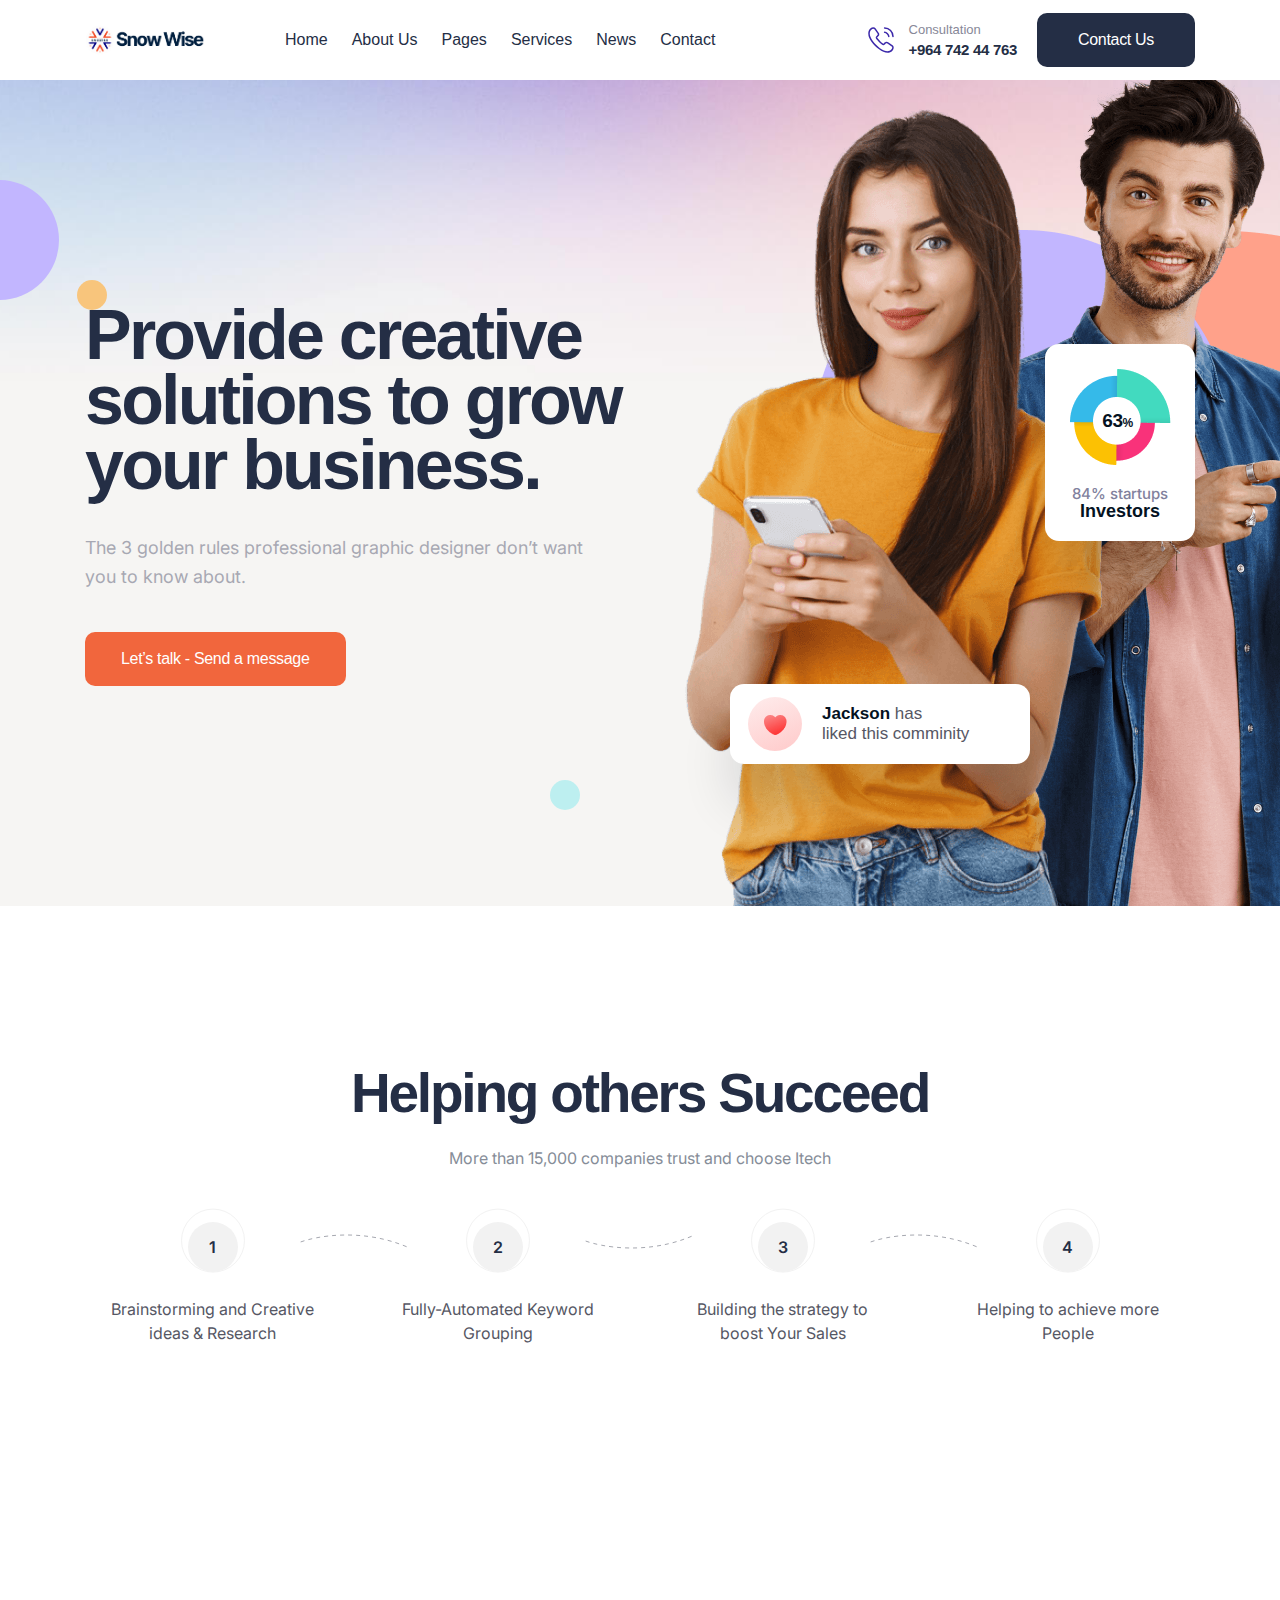
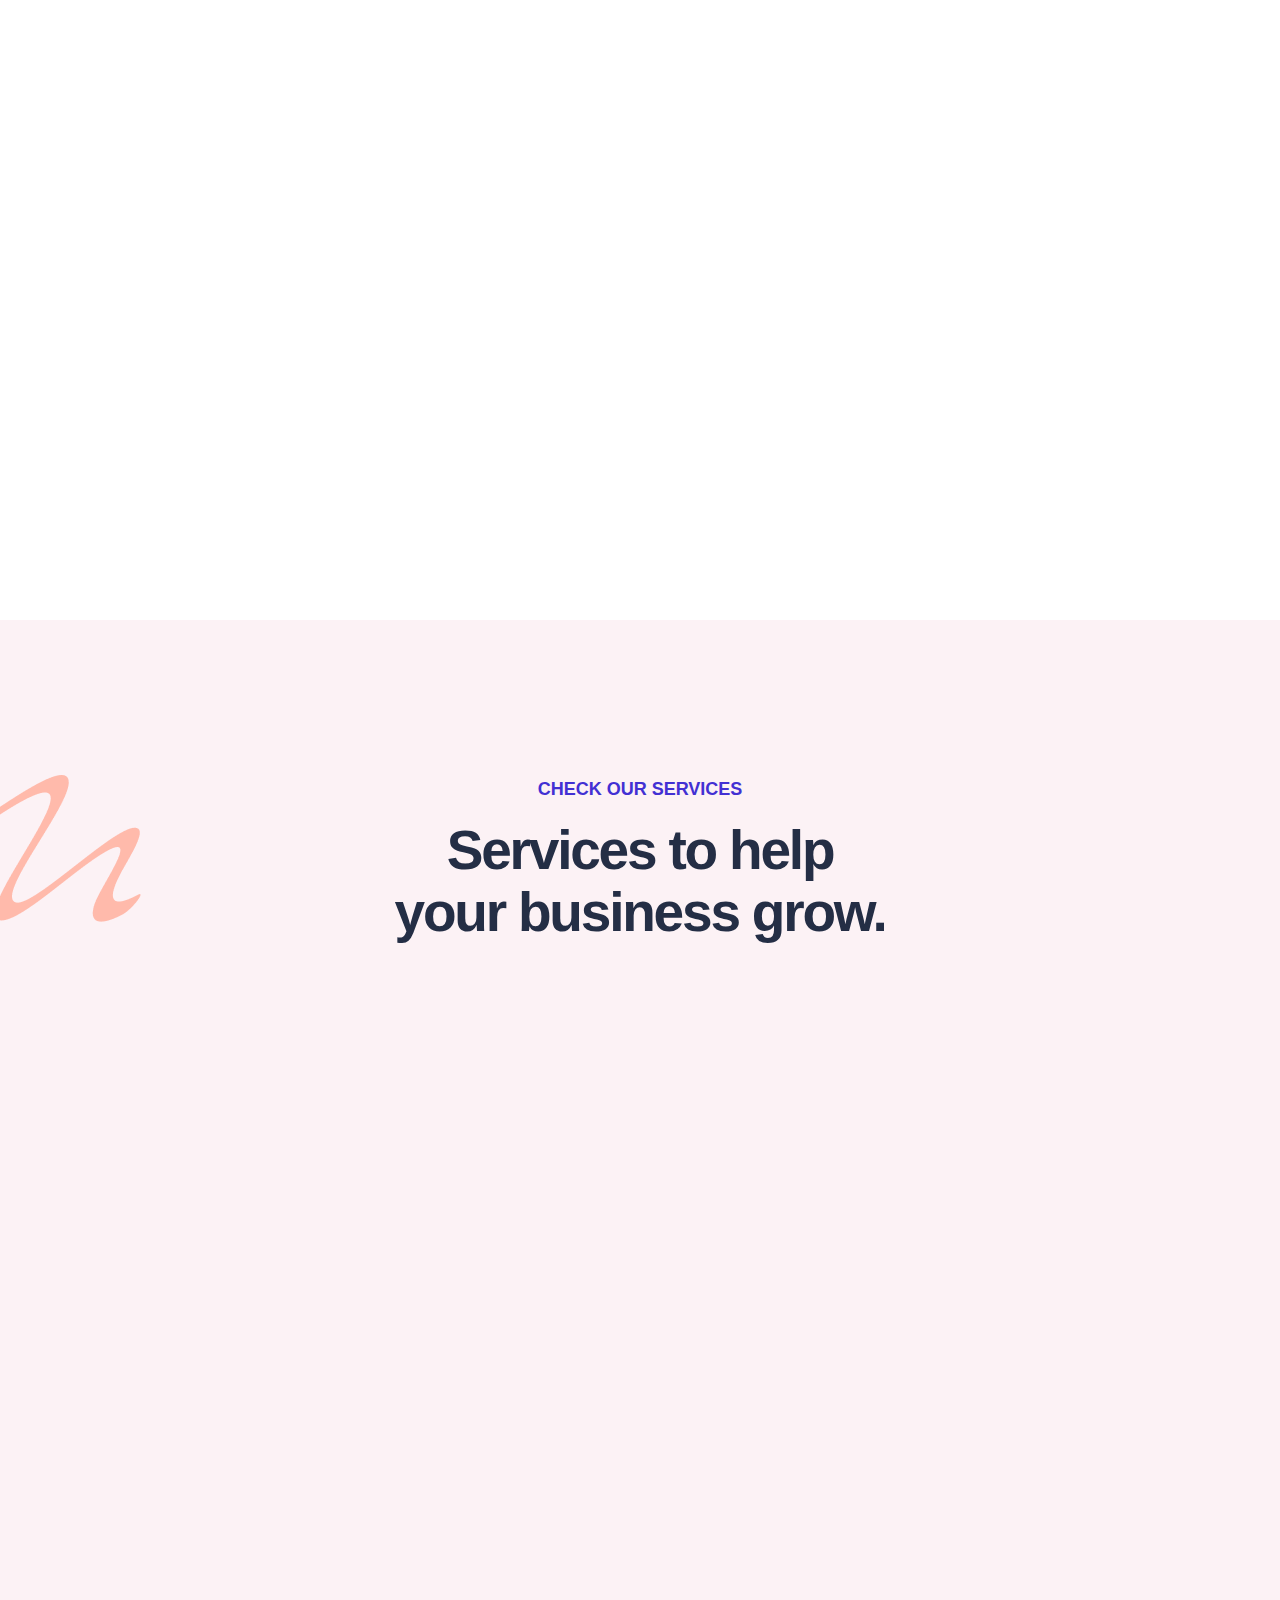
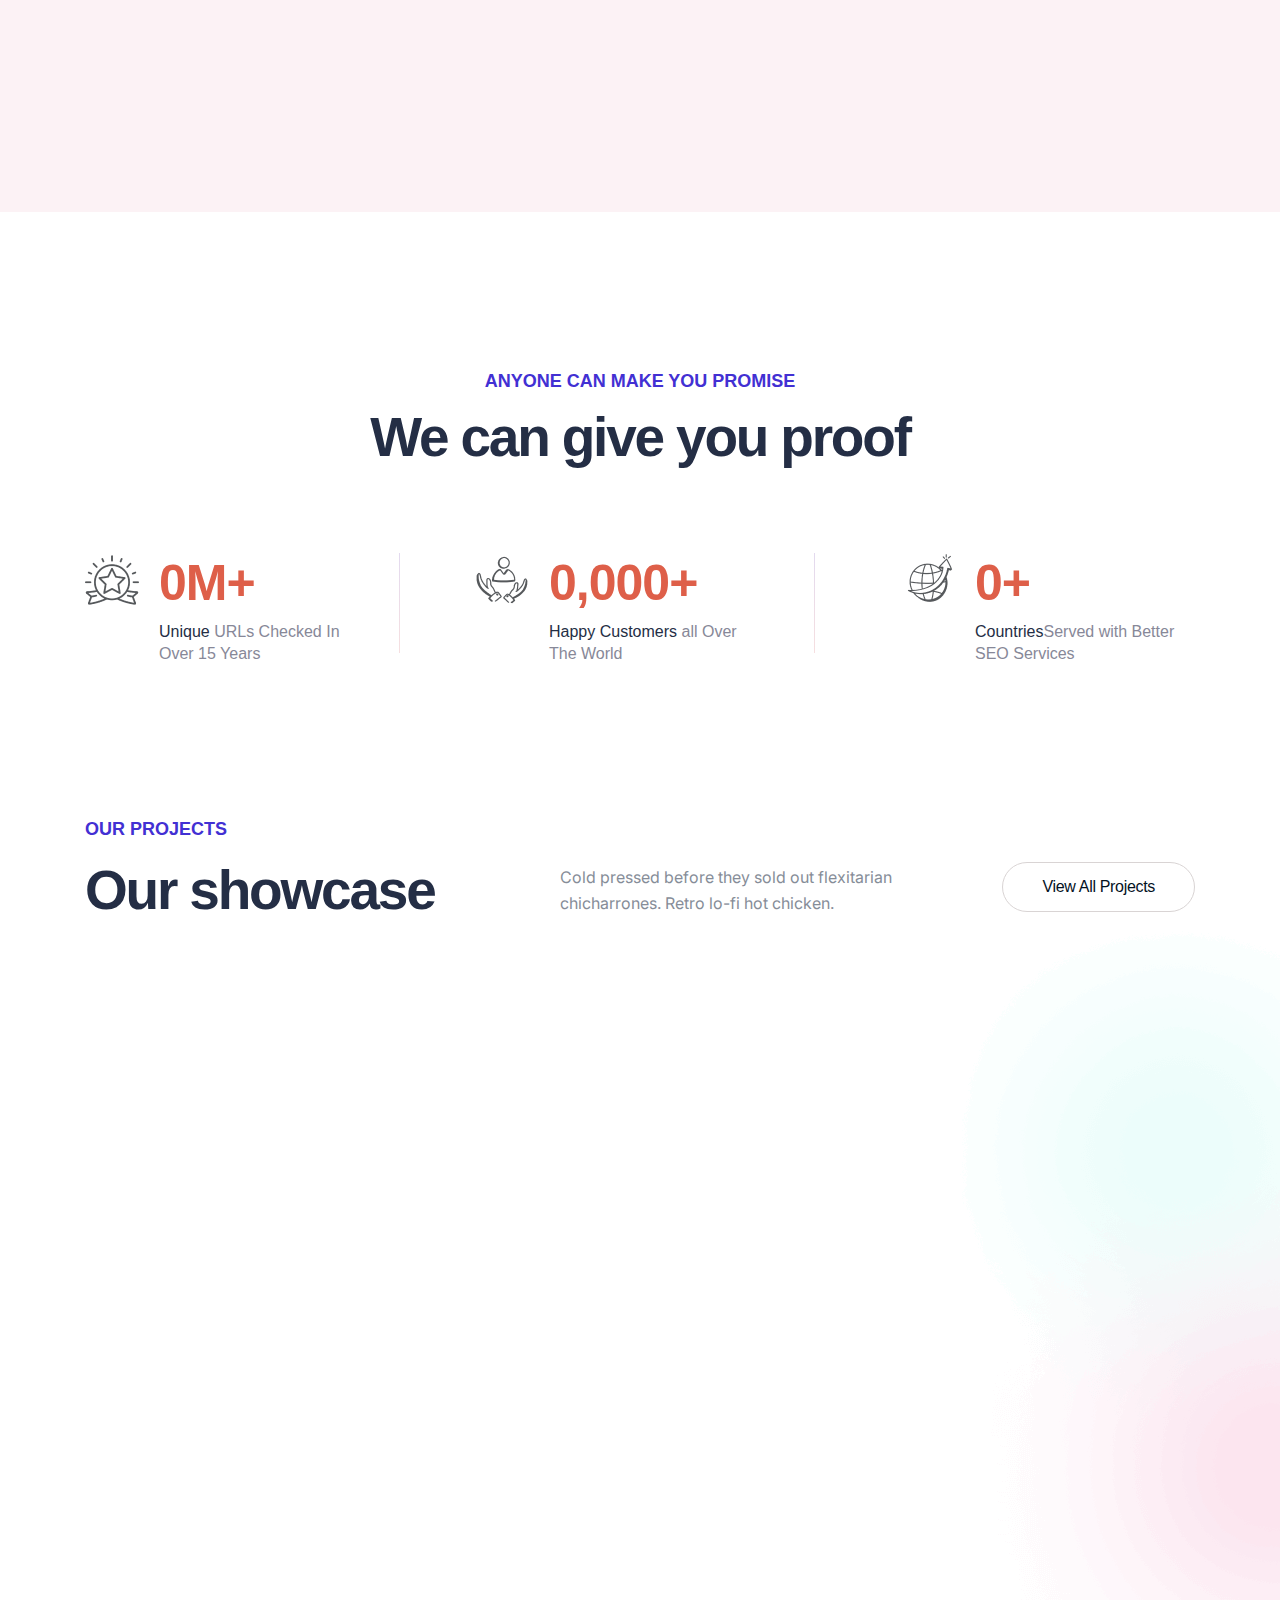
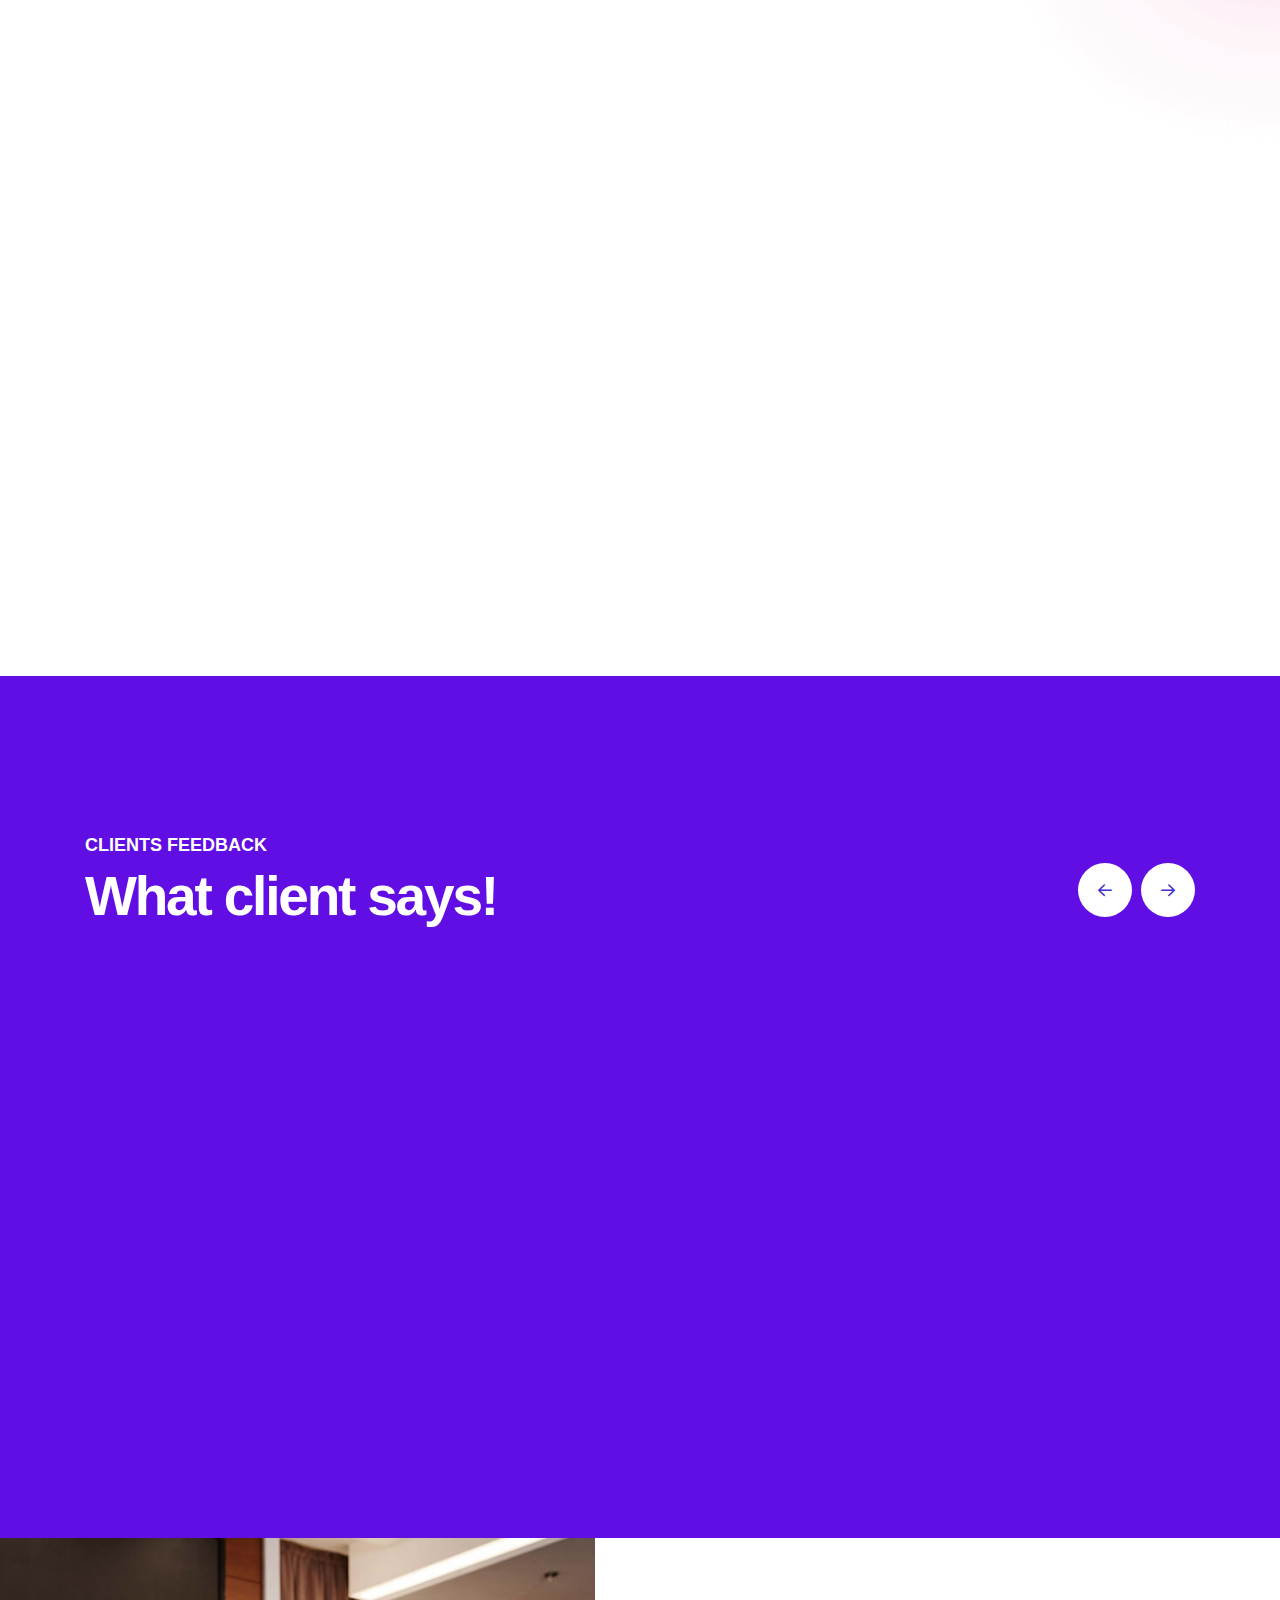
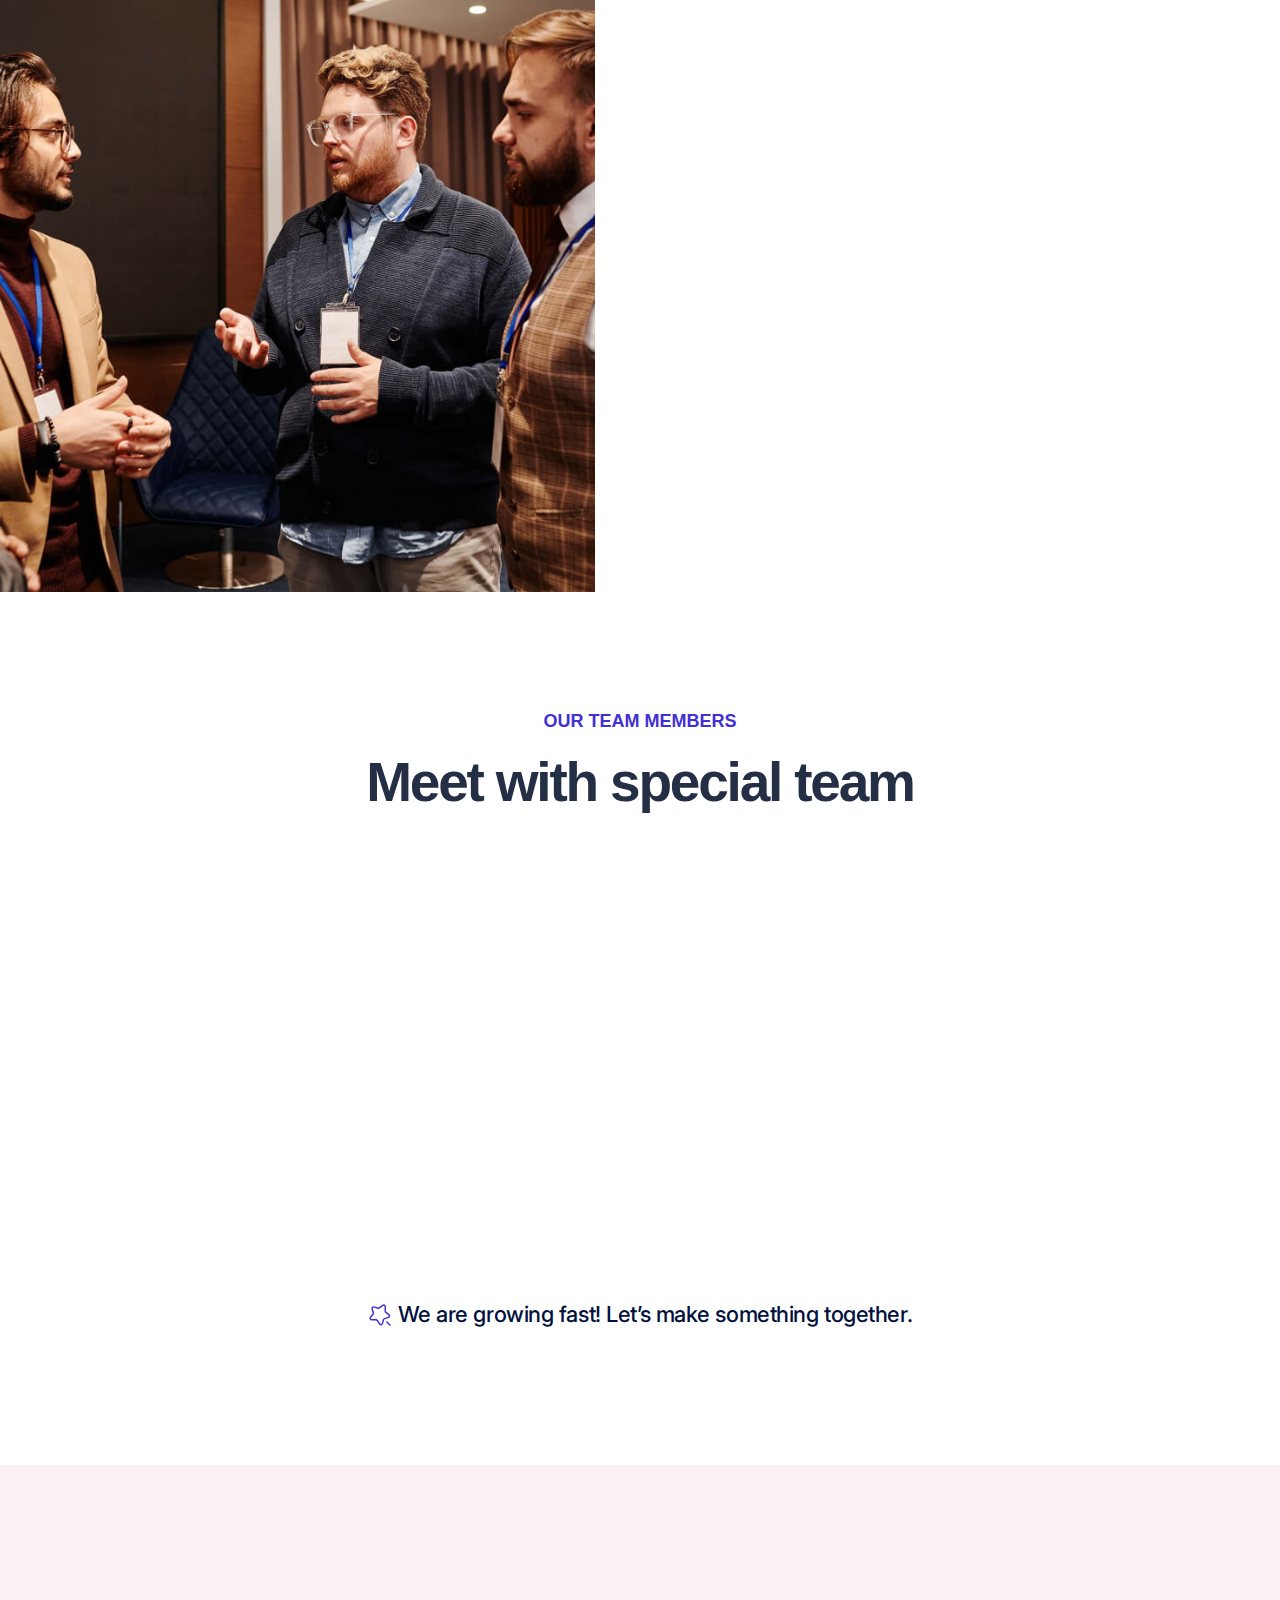
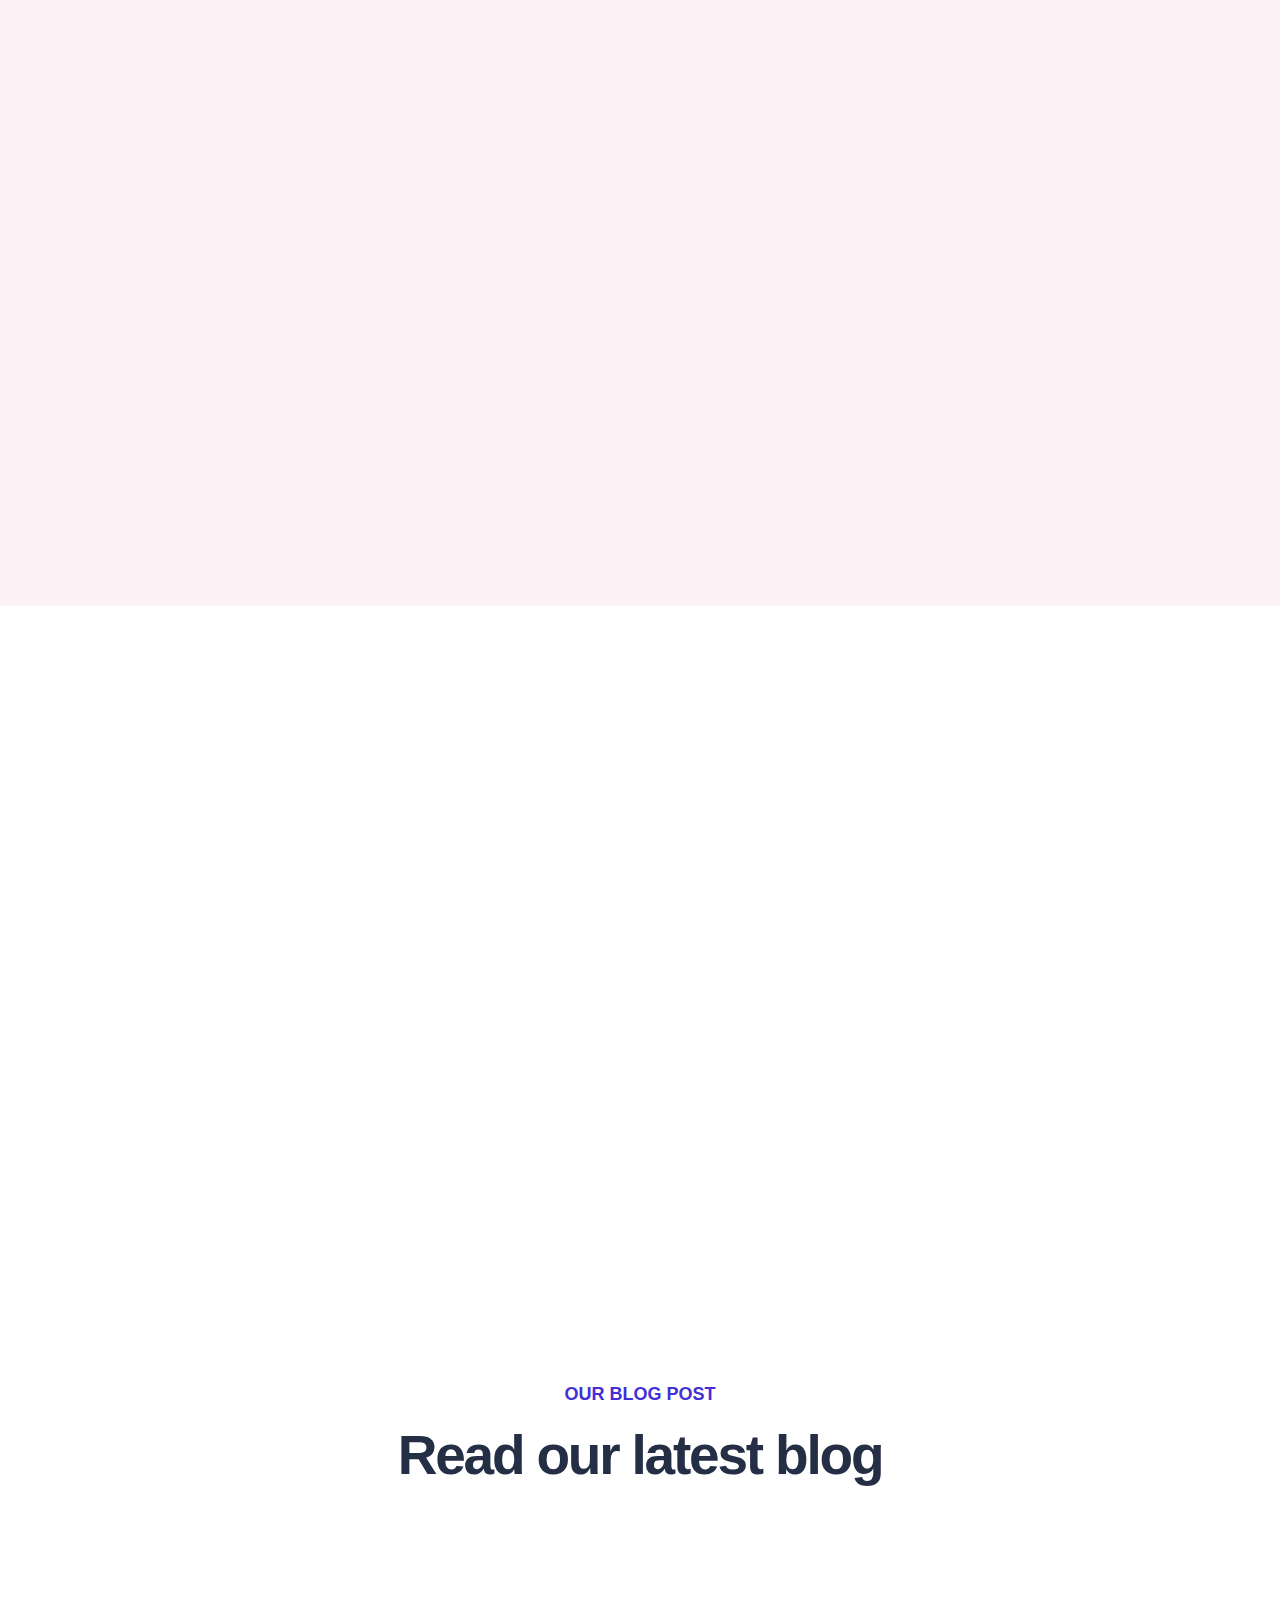
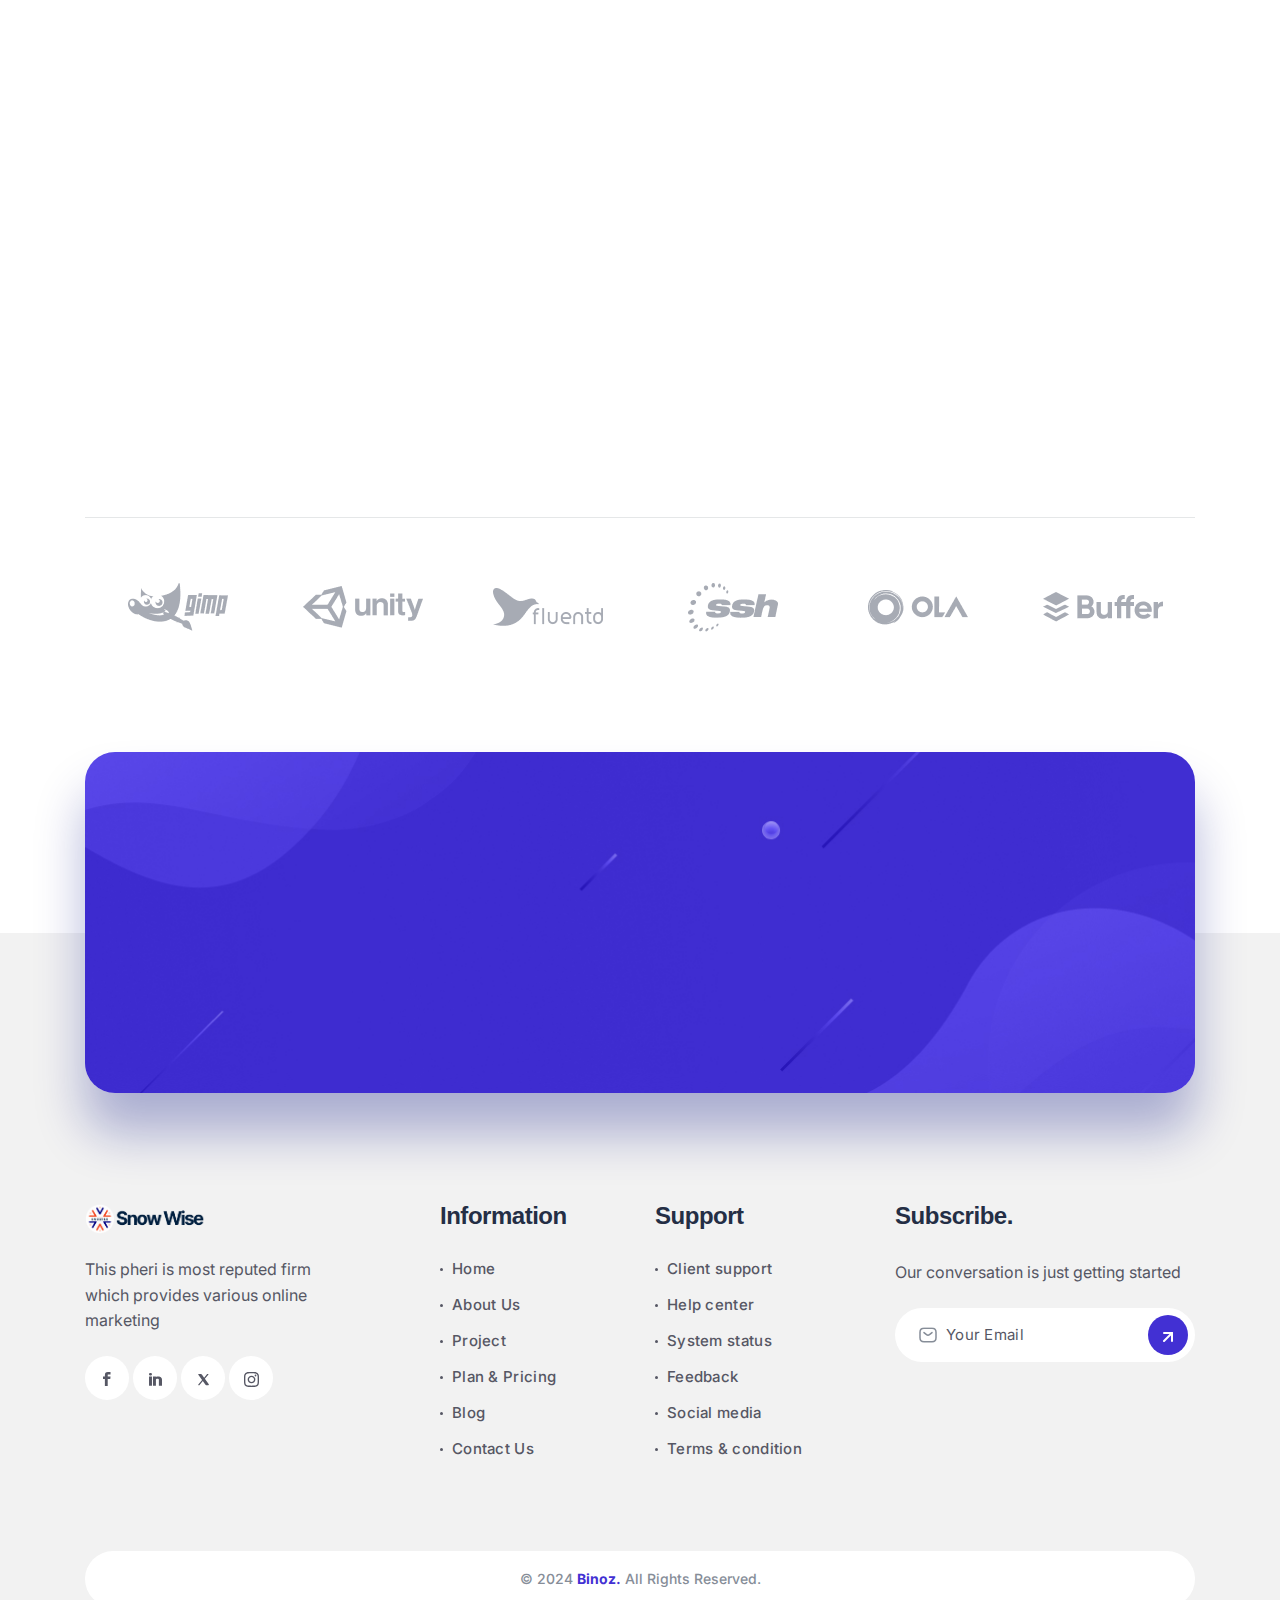
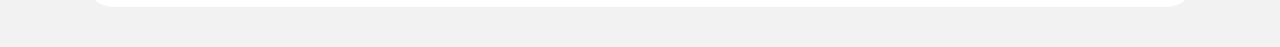
<file: index-6.html>
<!doctype html>
<html class="no-js" lang="zxx">


<!-- Mirrored from html.hixstudio.net/binoz-prev/binoz/index.html by HTTrack Website Copier/3.x [XR&CO'2014], Sat, 05 Oct 2024 01:34:14 GMT -->
<head>
   <meta charset="utf-8">
   <meta http-equiv="x-ua-compatible" content="ie=edge">
   <title>Binoz - Creative Business Agency HTML Template</title>
   <meta name="description" content="">
   <meta name="viewport" content="width=device-width, initial-scale=1">

   <!-- Place favicon.ico in the root directory -->
   <link rel="shortcut icon" type="image/x-icon" href="assets/img/favicon/favicon.png">

   <!-- CSS here -->
   <link rel="stylesheet" href="assets/css/bootstrap.css">
   <link rel="stylesheet" href="assets/css/animate.css">
   <link rel="stylesheet" href="assets/css/custom-animation.css">
   <link rel="stylesheet" href="assets/css/swiper-bundle.css">
   <link rel="stylesheet" href="assets/css/slick.css">
   <link rel="stylesheet" href="assets/css/magnific-popup.css">
   <link rel="stylesheet" href="assets/css/font-awesome-pro.css">
   <link rel="stylesheet" href="assets/css/spacing.css">
   <link rel="stylesheet" href="assets/css/main.css">
</head>

<body>

   <!-- preloader-start-area -->
   <div id="loading" class="preloader-layout">
      <div class="preloader-layout-wrap">
         <span class="loader"></span>
         <div class="preloader-logo">
            <img src="assets/img/logo/preloader.png" alt="">
         </div>
      </div>
   </div> 
   <!-- preloader-start-end -->

   <!-- back to top start -->
   <div class="back-to-top-wrapper">
      <button id="back_to_top" type="button" class="back-to-top-btn">
         <svg width="12" height="7" viewBox="0 0 12 7" fill="none" xmlns="http://www.w3.org/2000/svg">
            <path d="M11 6L6 1L1 6" stroke="currentColor" stroke-width="1.5" stroke-linecap="round"
            stroke-linejoin="round" />
         </svg>
      </button>
   </div>
   <!-- back to top end -->

   <!-- offcanvas area start -->
   <div class="offcanvas__area">
      <div class="offcanvas__close">
         <button class="offcanvas__close-btn offcanvas-close-btn">
            <svg width="12" height="12" viewBox="0 0 12 12" fill="none" xmlns="http://www.w3.org/2000/svg">
               <path d="M11 1L1 11" stroke="currentColor" stroke-width="1.5" stroke-linecap="round" stroke-linejoin="round"/>
               <path d="M1 1L11 11" stroke="currentColor" stroke-width="1.5" stroke-linecap="round" stroke-linejoin="round"/>
            </svg>
         </button>
      </div>
      <div class="offcanvas__wrapper">
         <div class="offcanvas__content">
            <div class="offcanvas__top mb-40">
               <div class="offcanvas__logo">
                  <a href="index.html"><img data-width="120" src="assets/img/logo/logo.png" alt=""></a>
               </div>
            </div>
            <div class="tp-offcanvas-menu fix d-xl-none mb-30">
               <nav></nav>
            </div>
            <div class="offcanvas__contact d-none d-xl-block">
               <div class="offcanvas__text mb-80">
                  <p>The design readable content of a page hen looking at its layout The point our of using Movie template</p>
               </div>
               <div class="offcanvas__gallery mb-50">
                  <h4 class="offcanvas__title">Gallery</h4>
                  <div class="row gx-2">
                     <div class="col-md-3 col-3">
                        <div class="offcanvas-gallery-img fix">
                           <a href="#"><img src="assets/img/offcanvas/offcanvas-1.jpg" alt=""></a>
                        </div>
                     </div>
                     <div class="col-md-3 col-3">
                        <div class="offcanvas-gallery-img fix">
                           <a href="#"><img src="assets/img/offcanvas/offcanvas-2.jpg" alt=""></a>
                        </div>
                     </div>
                     <div class="col-md-3 col-3">
                        <div class="offcanvas-gallery-img fix">
                           <a href="#"><img src="assets/img/offcanvas/offcanvas-3.jpg" alt=""></a>
                        </div>
                     </div>
                     <div class="col-md-3 col-3">
                        <div class="offcanvas-gallery-img fix">
                           <a href="#"><img src="assets/img/offcanvas/offcanvas-4.jpg" alt=""></a>
                        </div>
                     </div>
                  </div>
               </div>
            </div>
            <div class="offcanvas-info mb-50">
               <h4 class="offcanvas__title">Contacts</h4>
               <div class="offcanvas__contact-content d-flex">
                  <div class="offcanvas__contact-content-icon">
                     <i class="fa-sharp fa-solid fa-location-dot"></i>
                  </div>
                  <div class="offcanvas__contact-content-content">
                     <a href="https://www.google.com/maps/search/86+Road+Broklyn+Street,+600+New+York,+USA/@40.6897806,-74.0278086,12z/data=!3m1!4b1">86 Road Broklyn Street, 600 </a>
                  </div>
               </div>
               <div class="offcanvas__contact-content d-flex">
                  <div class="offcanvas__contact-content-icon">
                     <i class="fa-solid fa-envelope"></i>
                  </div>
                  <div class="offcanvas__contact-content-content">
                     <a href="mailto:needhelp@company.com"> Needhelp@company.com  </a>
                  </div>
               </div>
               <div class="offcanvas__contact-content d-flex">
                  <div class="offcanvas__contact-content-icon">
                     <i class="fa-solid fa-phone"></i>
                  </div>
                  <div class="offcanvas__contact-content-content">
                     <a href="tel:01310-069824"> +92 666 888 0000</a>
                  </div>
               </div>
            </div>
            <div class="offcanvas__social">
               <a class="icon facebook" href="#"><i class="fab fa-facebook-f"></i></a>
               <a class="icon twitter" href="#"><i class="fab fa-twitter"></i></a>
               <a class="icon youtube" href="#"><i class="fab fa-youtube"></i></a>
               <a class="icon linkedin" href="#"><i class="fab fa-linkedin"></i></a>
            </div>
         </div>
      </div>
   </div>
   <div class="body-overlay"></div>
   <!-- offcanvas area end -->


   <header>

      <!-- header-area-start -->
      <div id="header-sticky" class="tp-header-area tp-header-hight p-relative">
         <div class="container container-1435">
            <div class="tp-header-box p-relative">
               <div class="row align-items-center">
                  <div class="col-xl-2 col-lg-4 col-md-3 col-6">
                     <div class="tp-header-logo">
                        <a href="index.html"><img data-width="120" src="assets/img/logo/logo.png" alt="logo"></a>
                     </div>
                  </div>
                  <div class="col-xl-6 col-lg-4 d-none d-lg-block">
                     <div class="tp-main-menu d-none d-xl-block">
                        <nav class="tp-mobile-menu-active">
                           <ul>
                              <li class="has-dropdown p-static">
                                 <a href="index.html">Home</a>
                                 <div class="tp-mega-menu">
                                    <div class="tp-mega-menu-wrap">
                                       <div class="row gx-6 row-cols-xl-5 row-cols-1">
                                          <div class="col homemenu">
                                             <div class="homemenu-thumb mb-15">
                                                <img src="assets/img/menu/01.jpg" alt="">
                                                <div class="homemenu-btn">
                                                   <a class="tp-btn-blue sm" href="index.html">View Demo</a>
                                                </div>
                                             </div>
                                             <div class="homemenu-content text-center">
                                                <h4 class="homemenu-title">
                                                   <a href="index.html">Business Solution</a>
                                                </h4>
                                             </div>
                                          </div>
                                          <div class="col homemenu">
                                             <div class="homemenu-thumb mb-15">
                                                <img src="assets/img/menu/02.jpg" alt="">
                                                <div class="homemenu-btn">
                                                   <a class="tp-btn-blue sm" href="index-2.html">View Demo</a>
                                                </div>
                                             </div>
                                             <div class="homemenu-content text-center">
                                                <h4 class="homemenu-title">
                                                   <a href="index-2.html">Digital Marketing</a>
                                                </h4>
                                             </div>
                                          </div>
                                          <div class="col homemenu">
                                             <div class="homemenu-thumb mb-15">
                                                <img src="assets/img/menu/03.jpg" alt="">
                                                <div class="homemenu-btn">
                                                   <a class="tp-btn-blue sm" href="index-3.html">View Demo</a>
                                                </div>
                                             </div>
                                             <div class="homemenu-content text-center">
                                                <h4 class="homemenu-title">
                                                   <a href="index-3.html">Digital Agency</a>
                                                </h4>
                                             </div>
                                          </div>
                                          <div class="col homemenu">
                                             <div class="homemenu-thumb mb-15">
                                                <img src="assets/img/menu/04.jpg" alt="">
                                                <div class="homemenu-btn">
                                                   <a class="tp-btn-blue sm" href="index-4.html">View Demo</a>
                                                </div>
                                             </div>
                                             <div class="homemenu-content text-center">
                                                <h4 class="homemenu-title">
                                                   <a href="index-4.html">IT Solutions</a>
                                                </h4>
                                             </div>
                                          </div>
                                          <div class="col homemenu">
                                             <div class="homemenu-thumb mb-15">
                                                <img src="assets/img/menu/05.jpg" alt="">
                                                <div class="homemenu-btn">
                                                   <a class="tp-btn-blue sm" href="index-5.html">View Demo</a>
                                                </div>
                                             </div>
                                             <div class="homemenu-content text-center">
                                                <h4 class="homemenu-title">
                                                   <a href="index-5.html">Finance Consulting</a>
                                                </h4>
                                             </div>
                                          </div>
                                       </div>
                                    </div>
                                 </div>
                              </li>
                              <li class="has-dropdown">
                                 <a href="about.html">About Us</a>
                              </li>
                              <li class="has-dropdown">
                                 <a href="#">Pages</a>
                                 <ul class="tp-submenu submenu">
                                    <li><a href="team.html">Team</a></li>
                                    <li><a href="team-details.html">Team Details</a></li>
                                    <li><a href="portfolio.html">Portfolio</a></li>
                                    <li><a href="portfolio-details.html">Portfolio Details</a></li>
                                    <li><a href="pricing.html">Price</a></li>
                                    <li><a href="faq.html">Faq</a></li>
                                    <li><a href="error.html">Error</a></li>
                                 </ul>
                              </li>
                              <li class="has-dropdown">
                                 <a href="service.html">Services</a>
                                 <ul class="tp-submenu submenu">
                                    <li>
                                       <a href="service.html">Service</a>
                                       <ul class="tp-submenu submenu">
                                          <li>
                                             <a href="service.html">Service</a></li>
                                          <li><a href="service-details.html">Service Details</a></li>
                                       </ul>
                                    </li>
                                    <li><a href="service-details.html">Service Details</a></li>
                                 </ul>
                              </li>
                              <li class="has-dropdown">
                                 <a href="blog.html">News</a>
                                 <ul class="tp-submenu submenu">
                                    <li><a href="blog.html">Blog</a></li>
                                    <li><a href="blog-sidebar.html">Blog Sidebar</a></li>
                                    <li><a href="blog-details.html">Blog Details</a></li>
                                 </ul>
                              </li>
                              <li>
                                 <a href="contact.html">Contact</a>
                              </li>
                           </ul>
                        </nav>
                     </div>
                  </div>
                  <div class="col-xl-4 col-lg-4 col-md-9 col-6">
                     <div class="tp-header-right d-flex align-items-center justify-content-end">
                        <div class="tp-header-icon d-xl-flex align-items-center d-none">
                           <span class="mr-15">
                              <svg width="26" height="26" viewBox="0 0 26 26" fill="none"
                                 xmlns="http://www.w3.org/2000/svg">
                                 <path
                                    d="M24.964 20.596C24.964 21.028 24.868 21.472 24.664 21.904C24.46 22.336 24.196 22.744 23.848 23.128C23.26 23.776 22.612 24.244 21.88 24.544C21.16 24.844 20.38 25 19.54 25C18.316 25 17.008 24.712 15.628 24.124C14.248 23.536 12.868 22.744 11.5 21.748C10.12 20.74 8.812 19.624 7.564 18.388C6.328 17.14 5.212 15.832 4.216 14.464C3.232 13.096 2.44 11.728 1.864 10.372C1.288 9.004 1 7.696 1 6.448C1 5.632 1.144 4.852 1.432 4.132C1.72 3.4 2.176 2.728 2.812 2.128C3.58 1.372 4.42 1 5.308 1C5.644 1 5.98 1.072 6.28 1.216C6.592 1.36 6.868 1.576 7.084 1.888L9.868 5.812C10.084 6.112 10.24 6.388 10.348 6.652C10.456 6.904 10.516 7.156 10.516 7.384C10.516 7.672 10.432 7.96 10.264 8.236C10.108 8.512 9.88 8.8 9.592 9.088L8.68 10.036C8.548 10.168 8.488 10.324 8.488 10.516C8.488 10.612 8.5 10.696 8.524 10.792C8.56 10.888 8.596 10.96 8.62 11.032C8.836 11.428 9.208 11.944 9.736 12.568C10.276 13.192 10.852 13.828 11.476 14.464C12.124 15.1 12.748 15.688 13.384 16.228C14.008 16.756 14.524 17.116 14.932 17.332C14.992 17.356 15.064 17.392 15.148 17.428C15.244 17.464 15.34 17.476 15.448 17.476C15.652 17.476 15.808 17.404 15.94 17.272L16.852 16.372C17.152 16.072 17.44 15.844 17.716 15.7C17.992 15.532 18.268 15.448 18.568 15.448C18.796 15.448 19.036 15.496 19.3 15.604C19.564 15.712 19.84 15.868 20.14 16.072L24.112 18.892C24.424 19.108 24.64 19.36 24.772 19.66C24.892 19.96 24.964 20.26 24.964 20.596Z"
                                    stroke="#3B28AA" stroke-width="1.5" stroke-miterlimit="10" />
                                 <path
                                    d="M20.7999 9.39998C20.7999 8.67998 20.2359 7.57598 19.3959 6.67598C18.6279 5.84798 17.6079 5.19998 16.5999 5.19998"
                                    stroke="#3B28AA" stroke-width="1.5" stroke-linecap="round" stroke-linejoin="round" />
                                 <path d="M24.9999 9.4C24.9999 4.756 21.2439 1 16.5999 1" stroke="#3B28AA"
                                    stroke-width="1.5" stroke-linecap="round" stroke-linejoin="round" />
                              </svg>
                           </span>
                           <div class="tp-header-contact-info">
                              <span class="tp-header-contact-title mb-5">Consultation</span>
                              <a class="tp-header-number" href="tel:+96474244763">+964 742 44 763</a>
                           </div>
                        </div>
                        <div class="tp-header-right-btn ml-35 d-none d-md-block">
                           <a class="tp-btn-black d-inline-block" href="contact.html">Contact Us</a>
                        </div>
                        <div class="tp-header-5-menu-bar tp-header-4-menu-bar d-block d-xl-none">
                           <button class="tp-offcanvas-open-btn offcanvas-open-btn">
                              <span></span>
                              <span></span>
                           </button>
                        </div>
                     </div>
                  </div>
               </div>
            </div>
         </div>
      </div>
      <!-- header-area-end -->

   </header>

   <main>
      <!-- tp-hero-area-start -->
      <div class="tp-hero-area fix bg-position p-relative" data-background="assets/img/hero/bg.jpg">
         <span class="tp-hero-shape p-absolute d-none d-lg-block">
            <svg width="59" height="120" viewBox="0 0 59 120" fill="none" xmlns="http://www.w3.org/2000/svg">
               <circle cx="-1" cy="60" r="60" fill="#C2B6FF" />
            </svg>
         </span>
         <span class="tp-hero-shape-2 p-absolute d-none d-lg-block">
            <svg width="30" height="30" viewBox="0 0 30 30" fill="none" xmlns="http://www.w3.org/2000/svg">
               <circle cx="15" cy="15" r="15" fill="#F8C57C" />
            </svg>
         </span>
         <div class="tp-hero-text-rotate p-absolute">
            <span>ADVANCED BUSINESS SOLUTIONS</span>
         </div>
         <div class="container">
            <div class="row">
               <div class="col-lg-8 col-12">
                  <div class="tp-hero-content tp-hero-spacing tp-hero-left-border p-relative">
                     <h2 class="tp-hero-title mb-35 wow tpfadeUp" data-wow-duration=".9s" data-wow-delay=".3s">Provide creative <br> solutions to grow <br> your business.</h2>
                     <p class="tp-hero-text mb-40 wow tpfadeUp" data-wow-duration=".9s" data-wow-delay=".5s">The 3 golden rules professional graphic designer don’t want<br> you
                        to know about.</p>
                     <a href="contact.html" class="tp-btn-gradient tp-gradient-bg wow tpfadeUp" data-wow-duration=".9s" data-wow-delay=".7s">Let’s talk - Send a message</a>
                  </div>
               </div>
               <div class="col-lg-4 col-12">
                  <div class="tp-hero-right h-100 p-relative">
                     <img class="tp-hero-thumb-main p-absolute wow tpfadeRight" data-wow-duration=".9s" data-wow-delay=".3s" src="assets/img/hero/main.png" alt="">
                     <div class="tp-hero-right-shape-wrap h-100">
                        <img class="tp-hero-right-shape p-absolute" src="assets/img/hero/shape1.png" alt="shape">
                        <img class="tp-hero-right-shape-2 p-absolute" src="assets/img/hero/shape2.png" alt="shape">
                        <div class="tp-hero-right-shape-3 d-flex align-items-center p-absolute">
                           <div class="tp-hero-right-heart mr-20">
                              <img class="flex-auto" src="assets/img/hero/heart.png" alt="">
                           </div>
                           <h3 class="tp-hero-right-shape-text"><span class="tp-text-black2 fw-600">Jackson</span> has
                              <br> liked this comminity</h3>
                        </div>
                        <div class="tp-hero-right-shape-wrap-2 text-center p-absolute">
                           <div class="tp-hero-right-shape-counter p-relative mb-20">
                              <img src="assets/img/hero/shape.png" alt="shape">
                              <h4 class="tp-hero-counter text-center p-absolute"><span data-purecounter-duration="1"
                                    data-purecounter-end="84" class="purecounter">0</span>%</h4>
                           </div>
                           <span class="tp-hero-startups">84% startups</span>
                           <h6 class="m-0">Investors</h6>
                        </div>
                        <span class="tp-hero-shape-3 p-absolute">
                           <svg width="30" height="30" viewBox="0 0 30 30" fill="none"
                              xmlns="http://www.w3.org/2000/svg">
                              <circle cx="15" cy="15" r="15" fill="#BDEFF0" />
                           </svg>
                        </span>
                     </div>
                  </div>
               </div>
            </div>
         </div>
      </div>
      <!-- tp-hero-area-end -->

      <!-- process-area-start -->
      <div class="tp-process-area pt-160 pb-120">
         <div class="container">
            <div class="row">
               <div class="col-lg-12">
                  <div class="tp-section-title-wrap text-center mb-50">
                     <h2 class="tp-section-title ls-04 lh-1 mb-25">Helping others Succeed</h2>
                     <p class="tp-text-grey-5">More than 15,000 companies trust and choose Itech</p>
                  </div>
               </div>
            </div>
            <div class="row">
               <div class="col-lg-3 col-sm-6">
                  <div class="tp-process-item p-relative mb-40">
                     <div class="text-center">
                        <span class="tp-process-number p-relative mb-25">1</span>
                        <p class="tp-text-grey-6 lh-150">Brainstorming and Creative <br> ideas & Research</p>
                     </div>
                     <div class="tp-process-border p-absolute d-none d-md-block">
                        <svg width="112" height="15" viewBox="0 0 112 15" fill="none"
                           xmlns="http://www.w3.org/2000/svg">
                           <path class="line-dash-path" d="M1 8.56464C18.4695 1.84561 64.9267 -6.52437 111 13.7479"
                              stroke="#A6A8B0" stroke-dasharray="4 5" />
                        </svg>
                     </div>
                  </div>
               </div>
               <div class="col-lg-3 col-sm-6">
                  <div class="tp-process-item p-relative mb-40">
                     <div class="text-center">
                        <span class="tp-process-number p-relative mb-25">2</span>
                        <p class="tp-text-grey-6 lh-150">Fully-Automated Keyword <br> Grouping</p>
                     </div>
                     <div class="tp-process-border p-absolute d-none d-lg-block">
                        <svg xmlns="http://www.w3.org/2000/svg" width="112" height="15" viewBox="0 0 112 15" fill="none">
                           <path class="line-dash-path" d="M1 6.43536C18.4695 13.1544 64.9267 21.5244 111 1.25212" stroke="#A6A8B0" stroke-dasharray="4 5"/>
                         </svg>
                     </div>
                  </div>
               </div>
               <div class="col-lg-3 col-sm-6">
                  <div class="tp-process-item p-relative mb-40">
                     <div class="text-center">
                        <span class="tp-process-number p-relative mb-25">3</span>
                        <p class="tp-text-grey-6 lh-150">Building the strategy to<br> boost Your Sales</p>
                     </div>
                     <div class="tp-process-border p-absolute d-none d-md-block">
                        <svg width="112" height="15" viewBox="0 0 112 15" fill="none"
                           xmlns="http://www.w3.org/2000/svg">
                           <path class="line-dash-path" d="M1 8.56464C18.4695 1.84561 64.9267 -6.52437 111 13.7479"
                              stroke="#A6A8B0" stroke-dasharray="4 5" />
                        </svg>
                     </div>
                  </div>
               </div>
               <div class="col-lg-3 col-sm-6">
                  <div class="tp-process-item p-relative mb-40">
                     <div class="text-center">
                        <span class="tp-process-number p-relative mb-25">4</span>
                        <p class="tp-text-grey-6 lh-150">Helping to achieve more <br> People</p>
                     </div>
                  </div>
               </div>
            </div>
         </div>
      </div>
      <!-- process-area-end -->

      <!-- tp-about-area-start -->
      <div class="tp-about-area pb-120">
         <div class="container">
            <div class="row align-items-center">
               <div class="col-lg-6">
                  <div class="tp-about-thumb-wrap mb-40 p-relative wow tpfadeLeft" data-wow-duration=".9s" data-wow-delay=".3s">
                     <div class="tp-about-shape p-absolute">
                        <div class="tp-about-shape-space p-relative d-inline-block">
                           <img class="tp-rotate-infinite" src="assets/img/about/text.png" alt="text">
                           <img class="position-middle" src="assets/img/about/shape.png" alt="thumb">
                        </div>
                     </div>
                     <div class="tp-about-thumb pr-160">
                        <img class="w-100 br-round-14" src="assets/img/about/thumb2.jpg" alt="">
                     </div>
                     <div class="tp-about-thumb-2 p-absolute">
                        <img class="w-100 br-round-14" src="assets/img/about/thumb.jpg" alt="">
                     </div>
                  </div>
               </div>
               <div class="col-lg-6">
                  <div class="tp-about-content mr-65 mb-40 wow tpfadeRight" data-wow-duration=".9s" data-wow-delay=".3s">
                     <div class="tp-about-title-wrap">
                        <span class="tp-section-subtitle mb-20 d-inline-block">KNOW ABOUT OUR AGENCY</span>
                        <h2 class="tp-section-title mb-25">We know your problem & solution</h2>
                        <p class="mb-40">Since 1985 Reed has pioneered specialist recruitment, sourcing knowledgeable,
                           skilled professionals for jobs across the
                           UK <br> looking finance.</p>
                     </div>
                     <div class="tp-about-list-wrap mb-30 pr-50">
                        <div class="row">
                           <div class="col-lg-6">
                              <div class="tp-about-list">
                                 <ul>
                                    <li class="mb-15">
                                       <span class="mr-10 d-inline-block text-center"><i
                                             class="fa-sharp fa-solid fa-check"></i></span>
                                       Market research
                                    </li>
                                    <li class="mb-15">
                                       <span class="mr-10 d-inline-block text-center"><i
                                             class="fa-sharp fa-solid fa-check"></i></span>
                                       Investment decision
                                    </li>
                                 </ul>
                              </div>
                           </div>
                           <div class="col-lg-6">
                              <div class="tp-about-list">
                                 <ul>
                                    <li class="mb-15">
                                       <span class="mr-10 d-inline-block text-center"><i
                                             class="fa-sharp fa-solid fa-check"></i></span>
                                       Competitive analysis
                                    </li>
                                    <li class="mb-15">
                                       <span class="mr-10 d-inline-block text-center"><i
                                             class="fa-sharp fa-solid fa-check"></i></span>
                                       Reporting & analysis
                                    </li>
                                 </ul>
                              </div>
                           </div>
                        </div>
                     </div>
                     <div class="tp-about-author d-flex align-items-center mb-50">
                        <div class="tp-about-author-thumb d-flex align-items-center mr-10">
                           <img class="rounded-circle mr-10" src="assets/img/about/user.png" alt="user">
                           <h5 class="tp-about-author-title"><span>Hi, I'm</span> Robert Fox.</h5>
                        </div>
                        <span class="tp-about-author-subtitle">let’s talk about ideas</span>
                     </div>
                     <div class="tp-about-btn-wrap d-flex align-items-center">
                        <a href="about.html" class="tp-btn-gradient tp-gradient-bg mr-20">Discover More</a>
                        <div class="tp-about-video d-flex align-items-center">
                           <a class="tp-btn-video popup-video d-inline-block text-center mr-15"
                              href="https://www.youtube.com/watch?v=go7QYaQR494">
                              <span class="tp-text-theme-primary"><i class="fa-sharp fa-solid fa-play"></i></span>
                           </a>
                           <span class="tp-about-video-title">View our<br> Story</span>
                        </div>
                     </div>
                  </div>
               </div>
            </div>
         </div>
      </div>
      <!-- tp-about-area-end -->

      <!-- tp-service-area-start -->
      <div class="tp-service-area cream-bg-2 pt-160 pb-130 p-relative">
         <img class="tp-service-shape p-absolute tptranslateX2 d-none d-xl-block" src="assets/img/service/shape.png" alt="shape">
         <div class="container">
            <div class="row">
               <div class="col-12">
                  <div class="tp-section-title-wrap mb-45 text-center p-relative">
                     <span class="tp-section-subtitle mb-20 d-inline-block">CHECK OUR SERVICES</span>
                     <h2 class="tp-section-title mb-25">Services to help <br> your business grow.</h2>
                  </div>
               </div>
               <div class="col-xl-4 col-md-6 mb-30">
                  <div class="tp-service-item box-hover fix wow tpfadeUp" data-wow-duration=".9s" data-wow-delay=".3s">
                     <span class="mb-25 d-inline-block">
                        <svg width="46" height="48" viewBox="0 0 46 48" fill="none" xmlns="http://www.w3.org/2000/svg">
                           <path
                              d="M42.2558 3.60474V29.4931C42.2558 33.5582 40.1162 35.6978 36.0511 35.6978H9.94878C5.88366 35.6978 3.74414 33.5582 3.74414 29.4931V3.60474H42.2558Z"
                              fill="#FF7A41" />
                           <path opacity="0.6"
                              d="M44.3954 3.2093H1.60465C0.727442 3.2093 0 2.48186 0 1.60465C0 0.727442 0.727442 0 1.60465 0H44.3954C45.2726 0 46 0.727442 46 1.60465C46 2.48186 45.2726 3.2093 44.3954 3.2093Z"
                              fill="#3927AC" />
                           <path opacity="0.6"
                              d="M32.9916 47.1229C32.7135 47.6791 32.1357 48.0001 31.5581 48.0001C31.3227 48.0001 31.066 47.9359 30.8521 47.8289L22.9999 43.9136L15.1478 47.8289C14.9339 47.9359 14.6771 48.0001 14.4418 48.0001C13.8641 48.0001 13.2864 47.6791 13.0083 47.1229C12.6018 46.3098 12.9228 45.347 13.7358 44.9619L21.3953 41.1322V35.6978H24.6046V41.1322L32.2641 44.9619C33.0771 45.347 33.3981 46.3098 32.9916 47.1229Z"
                              fill="#56319A" />
                           <path
                              d="M13.372 24.4649C12.9227 24.4649 12.452 24.2723 12.1311 23.8872C11.5534 23.2026 11.6604 22.197 12.345 21.6193L19.0846 15.9923C19.7051 15.4788 20.4967 15.2649 21.2455 15.3932C22.0157 15.5216 22.679 15.9923 23.0855 16.6769L25.332 20.4211L31.6008 15.2007C32.2855 14.623 33.2911 14.7299 33.8687 15.4146C34.4464 16.0993 34.3395 17.1048 33.6548 17.6825L26.9152 23.3095C26.2948 23.823 25.5032 24.0369 24.7544 23.9086C23.9841 23.7802 23.3208 23.3095 22.9143 22.6249L20.6678 18.8807L14.399 24.1011C14.0995 24.3365 13.7357 24.4649 13.372 24.4649Z"
                              fill="#3E29A9" />
                        </svg>
                     </span>
                     <div class="tp-service-content">
                        <h6 class="tp-service-title"><a href="service-details.html">Competitive analysis</a></h6>
                        <p class="mb-25">Lorem Ipsum is simply dummy text of the printing</p>
                        <div class="tp-service-btn-wrap p-relative d-inline-block">
                           <a href="service-details.html" class="tp-service-btn-1 tp-btn-gradient tp-gradient-bg">Read
                              More</a>
                           <a class="tp-service-btn-2 p-absolute d-inline-block text-center"
                              href="service-details.html"><i class="fa-sharp fa-regular fa-arrow-right"></i></a>
                        </div>
                     </div>
                  </div>
               </div>
               <div class="col-xl-4 col-md-6 mb-30">
                  <div class="tp-service-item box-hover fix wow tpfadeUp" data-wow-duration=".9s" data-wow-delay=".5s">
                     <span class="mb-25 d-inline-block">
                        <svg width="46" height="48" viewBox="0 0 46 48" fill="none" xmlns="http://www.w3.org/2000/svg">
                           <path opacity="0.4"
                              d="M44.2308 47.1652H1.76923C0.802051 47.1652 0 46.3631 0 45.3959C0 44.4288 0.802051 43.6267 1.76923 43.6267H44.2308C45.198 43.6267 46 44.4288 46 45.3959C46 46.3631 45.198 47.1652 44.2308 47.1652Z"
                              fill="#4230D3" />
                           <path opacity="0.4"
                              d="M39.56 3.47668C34.9836 -1.09973 30.5016 -1.21768 25.8072 3.47668L22.9528 6.33104C22.717 6.56694 22.6226 6.94437 22.717 7.27463C24.5098 13.5259 29.5108 18.5269 35.7621 20.3198C35.8564 20.3433 35.9508 20.3669 36.0452 20.3669C36.3046 20.3669 36.5405 20.2726 36.7293 20.0839L39.56 17.2295C41.8954 14.9177 43.0277 12.6767 43.0277 10.4121C43.0513 8.07668 41.919 5.81206 39.56 3.47668Z"
                              fill="#F24721" />
                           <path
                              d="M31.5159 22.4662C30.8318 22.136 30.1713 21.8057 29.5344 21.4283C29.0154 21.1216 28.52 20.7914 28.0246 20.4375C27.6236 20.178 27.1518 19.8006 26.7036 19.4232C26.6564 19.3996 26.4913 19.258 26.3026 19.0693C25.5241 18.4088 24.6513 17.5596 23.8729 16.616C23.8021 16.5688 23.6841 16.4037 23.519 16.1914C23.2831 15.9083 22.8821 15.4365 22.5282 14.8939C22.2452 14.5401 21.9149 14.0211 21.6082 13.5021C21.2308 12.8652 20.9005 12.2283 20.5703 11.5678C20.24 10.8601 19.9805 10.176 19.7446 9.53906L4.93029 24.3534C4.62362 24.6601 4.34054 25.2498 4.26977 25.6509L2.99593 34.6857C2.76003 36.2898 3.20824 37.7996 4.199 38.8139C5.04824 39.6396 6.22772 40.0878 7.50157 40.0878C7.78465 40.0878 8.06772 40.0642 8.3508 40.017L17.4093 38.7432C17.8339 38.6724 18.4236 38.3893 18.7067 38.0827L33.5211 23.2683C32.8605 23.0324 32.2236 22.7729 31.5159 22.4662Z"
                              fill="#F24721" />
                        </svg>
                     </span>
                     <div class="tp-service-content">
                        <h6 class="tp-service-title"><a href="service-details.html">Growth business</a></h6>
                        <p class="mb-25">Lorem Ipsum is simply dummy text of the printing</p>
                        <div class="tp-service-btn-wrap p-relative d-inline-block">
                           <a href="service-details.html" class="tp-service-btn-1 tp-btn-gradient tp-gradient-bg">Read
                              More</a>
                           <a class="tp-service-btn-2 p-absolute d-inline-block text-center"
                              href="service-details.html"><i class="fa-sharp fa-regular fa-arrow-right"></i></a>
                        </div>
                     </div>
                  </div>
               </div>
               <div class="col-xl-4 col-md-6 mb-30">
                  <div class="tp-service-item box-hover fix wow tpfadeUp" data-wow-duration=".9s" data-wow-delay=".7s">
                     <span class="mb-25 d-inline-block">
                        <svg width="46" height="44" viewBox="0 0 46 44" fill="none" xmlns="http://www.w3.org/2000/svg">
                           <path opacity="0.3"
                              d="M38.1204 39.6111C37.6944 39.6111 37.2685 39.3982 37.0556 39.1852C36.4167 38.5463 36.4167 37.4815 37.0556 36.8426C40.6759 33.2222 42.5926 28.3241 42.5926 23C42.5926 12.1389 33.8611 3.40741 23 3.40741C12.1389 3.40741 3.40741 12.1389 3.40741 23C3.40741 28.1111 5.32407 33.0093 8.94444 36.8426C9.58333 37.4815 9.58333 38.5463 8.94444 39.1852C8.30556 39.8241 7.24074 39.8241 6.60185 39.1852C2.34259 34.9259 0 29.1759 0 23.213C0 10.4352 10.4352 0 23 0C35.5648 0 46 10.2222 46 23C46 28.963 43.6574 34.713 39.3982 38.9722C38.9722 39.3982 38.5463 39.6111 38.1204 39.6111Z"
                              fill="#4230D3" />
                           <path
                              d="M23 43.2315C27.5871 43.2315 31.3056 39.513 31.3056 34.9259C31.3056 30.3389 27.5871 26.6204 23 26.6204C18.413 26.6204 14.6945 30.3389 14.6945 34.9259C14.6945 39.513 18.413 43.2315 23 43.2315Z"
                              fill="#F24721" />
                           <path
                              d="M31.5186 14.4817C29.176 14.4817 27.2594 16.3984 27.2594 18.7409V20.4447C27.2594 21.9354 28.5371 23.0002 29.8149 23.0002H31.5186C33.8612 23.0002 35.7779 21.0835 35.7779 18.7409C35.7779 16.3984 33.8612 14.4817 31.5186 14.4817Z"
                              fill="#F24721" />
                        </svg>
                     </span>
                     <div class="tp-service-content">
                        <h6 class="tp-service-title"><a href="service-details.html">Investment finance</a></h6>
                        <p class="mb-25">Lorem Ipsum is simply dummy text of the printing</p>
                        <div class="tp-service-btn-wrap p-relative d-inline-block">
                           <a href="service-details.html" class="tp-service-btn-1 tp-btn-gradient tp-gradient-bg">Read
                              More</a>
                           <a class="tp-service-btn-2 p-absolute d-inline-block text-center"
                              href="service-details.html"><i class="fa-sharp fa-regular fa-arrow-right"></i></a>
                        </div>
                     </div>
                  </div>
               </div>
               <div class="col-xl-4 col-md-6 mb-30">
                  <div class="tp-service-item box-hover fix wow tpfadeUp" data-wow-duration=".9s" data-wow-delay=".3s">
                     <span class="mb-25 d-inline-block">
                        <svg width="46" height="44" viewBox="0 0 46 44" fill="none" xmlns="http://www.w3.org/2000/svg">
                           <path opacity="0.6"
                              d="M45.281 18.2711L43.0255 27.8916C41.0922 36.2003 37.2716 39.5606 30.0907 38.8701C28.9399 38.778 27.697 38.5709 26.3621 38.2487L22.4955 37.3281C12.898 35.0495 9.92895 30.3083 12.1845 20.6877L14.44 11.0442C14.9003 9.08784 15.4527 7.38468 16.1432 5.98072C18.836 0.410929 23.4161 -1.08509 31.1034 0.733149L34.947 1.63076C44.5905 3.8863 47.5365 8.65054 45.281 18.2711Z"
                              fill="#4230D3" />
                           <path
                              d="M30.0907 38.8703C28.6637 39.837 26.8685 40.6425 24.682 41.356L21.0456 42.5528C11.9083 45.4989 7.09806 43.0362 4.12904 33.899L1.18304 24.8078C-1.76297 15.6706 0.67669 10.8373 9.81391 7.89126L13.4504 6.69444C14.394 6.39524 15.2916 6.14207 16.1432 5.98096C15.4527 7.38491 14.9004 9.08807 14.4401 11.0444L12.1845 20.688C9.92899 30.3085 12.898 35.0497 22.4955 37.3283L26.3622 38.2489C27.6971 38.5711 28.9399 38.7783 30.0907 38.8703Z"
                              fill="#F24721" />
                           <path
                              d="M35.6835 18.4324C35.5454 18.4324 35.4073 18.4094 35.2462 18.3864L24.0836 15.5555C23.163 15.3253 22.6106 14.3817 22.8408 13.461C23.0709 12.5404 24.0146 11.988 24.9352 12.2182L36.0978 15.0491C37.0184 15.2793 37.5708 16.2229 37.3406 17.1435C37.1565 17.9031 36.443 18.4324 35.6835 18.4324Z"
                              fill="white" />
                           <path
                              d="M28.9399 26.2114C28.8018 26.2114 28.6637 26.1884 28.5026 26.1654L21.8051 24.4622C20.8844 24.232 20.3321 23.2884 20.5622 22.3678C20.7924 21.4471 21.736 20.8948 22.6566 21.1249L29.3542 22.8281C30.2748 23.0582 30.8272 24.0019 30.597 24.9225C30.4129 25.705 29.7224 26.2114 28.9399 26.2114Z"
                              fill="white" />
                        </svg>
                     </span>
                     <div class="tp-service-content">
                        <h6 class="tp-service-title"><a href="service-details.html">Market research</a></h6>
                        <p class="mb-25">Lorem Ipsum is simply dummy text of the printing</p>
                        <div class="tp-service-btn-wrap p-relative d-inline-block">
                           <a href="service-details.html" class="tp-service-btn-1 tp-btn-gradient tp-gradient-bg">Read
                              More</a>
                           <a class="tp-service-btn-2 p-absolute d-inline-block text-center"
                              href="service-details.html"><i class="fa-sharp fa-regular fa-arrow-right"></i></a>
                        </div>
                     </div>
                  </div>
               </div>
               <div class="col-xl-4 col-md-6 mb-30">
                  <div class="tp-service-item box-hover fix wow tpfadeUp" data-wow-duration=".9s" data-wow-delay=".5s">
                     <span class="mb-25 d-inline-block">
                        <svg width="37" height="46" viewBox="0 0 37 46" fill="none" xmlns="http://www.w3.org/2000/svg">
                           <path opacity="0.6"
                              d="M35.0564 10.0237C32.6641 5.19307 28.0406 1.62762 22.6809 0.454467C17.0682 -0.78769 11.3174 0.546479 6.92388 4.08893C2.50732 7.60837 0 12.876 0 18.5118C0 24.4695 3.56545 30.7033 8.94814 34.3148V36.224C8.92513 36.8681 8.90213 37.8572 9.68423 38.6623C10.4893 39.4904 11.6855 39.5824 12.6286 39.5824H24.4291C25.6713 39.5824 26.6144 39.2374 27.2585 38.5933C28.1326 37.6962 28.1096 36.546 28.0866 35.925V34.3148C35.2175 29.5072 39.703 19.3629 35.0564 10.0237Z"
                              fill="#F24721" />
                           <path
                              d="M25.9703 45.9999C25.8323 45.9999 25.6713 45.9769 25.5333 45.9309C20.9097 44.6198 16.0561 44.6198 11.4325 45.9309C10.5814 46.1609 9.68425 45.6779 9.45422 44.8268C9.20119 43.9757 9.70725 43.0786 10.5584 42.8485C15.757 41.3763 21.2317 41.3763 26.4304 42.8485C27.2815 43.1016 27.7875 43.9757 27.5345 44.8268C27.3045 45.5399 26.6604 45.9999 25.9703 45.9999Z"
                              fill="#4230D3" />
                           <path
                              d="M18.4714 27.2527C18.1724 27.2527 17.8733 27.1837 17.6203 27.0227C16.7922 26.5396 16.5161 25.4815 16.9762 24.6764L18.9315 21.272H16.9992C15.8491 21.272 14.9059 20.7659 14.3999 19.9148C13.8938 19.0407 13.9398 17.9826 14.5149 16.9704L16.9762 12.6919C17.4593 11.8638 18.5174 11.5877 19.3225 12.0478C20.1506 12.5309 20.4266 13.589 19.9666 14.3941L18.0113 17.8215H19.9436C21.0937 17.8215 22.0368 18.3276 22.5429 19.1787C23.049 20.0528 23.003 21.1109 22.4279 22.1231L19.9666 26.4016C19.6445 26.9537 19.0695 27.2527 18.4714 27.2527Z"
                              fill="#F24721" />
                        </svg>
                     </span>
                     <div class="tp-service-content">
                        <h6 class="tp-service-title"><a href="service-details.html">Business Intelligence</a></h6>
                        <p class="mb-25">Lorem Ipsum is simply dummy text of the printing</p>
                        <div class="tp-service-btn-wrap p-relative d-inline-block">
                           <a href="service-details.html" class="tp-service-btn-1 tp-btn-gradient tp-gradient-bg">Read
                              More</a>
                           <a class="tp-service-btn-2 p-absolute d-inline-block text-center"
                              href="service-details.html"><i class="fa-sharp fa-regular fa-arrow-right"></i></a>
                        </div>
                     </div>
                  </div>
               </div>
               <div class="col-xl-4 col-md-6 mb-30">
                  <div class="tp-service-more bg-position wow tpfadeUp" data-wow-duration=".9s" data-wow-delay=".7s" data-background="assets/img/service/noise.jpg">
                     <h6 class="tp-service-more-title mb-15">Need more business service</h6>
                     <p class="lh-150 mb-25 opacity-7 fw-500 tp-text-common-white mb-28">Lorem Ipsum is simply dummy
                        text of the printing</p>
                     <a class="tp-service-more-btn box-hover" href="service-details.html">View More</a>
                  </div>
               </div>
            </div>
         </div>
      </div>
      <!-- tp-service-area-end -->

      <!-- tp-counter-area-start -->
      <div class="tp-counter-area pt-160 pb-100">
         <div class="container">
            <div class="row">
               <div class="col-12">
                  <div class="tp-section-title-wrap mb-85 text-center">
                     <span class="tp-section-subtitle mb-15 d-inline-block">ANYONE CAN MAKE YOU PROMISE</span>
                     <h2 class="tp-section-title mb-25">We can give you proof</h2>
                  </div>
               </div>
               <div class="col-lg-4 col-md-6 mb-40">
                  <div class="tp-counter-item d-flex p-relative">
                     <span class="tp-counter-border p-absolute"></span>
                     <div class="mr-20">
                        <img src="assets/img/counter/icon/icon.png" alt="icon">
                     </div>
                     <div class="tp-counter-content">
                        <h3 class="tp-counter-title"><span data-purecounter-duration="1" data-purecounter-end="54"
                              class="purecounter">0</span>M+</h3>
                        <p><span>Unique</span> URLs Checked In<br> Over 15 Years</p>
                     </div>
                  </div>
               </div>
               <div class="col-lg-4 col-md-6 mb-40">
                  <div class="tp-counter-item ml-10 d-flex p-relative">
                     <span class="tp-counter-border tp-counter-border-2 p-absolute"></span>
                     <div class="mr-20">
                        <img src="assets/img/counter/icon/icon2.png" alt="icon">
                     </div>
                     <div class="tp-counter-content">
                        <h3 class="tp-counter-title"><span data-purecounter-duration="1" data-purecounter-end="85"
                              class="purecounter">0</span>,000+</h3>
                        <p><span>Happy Customers</span> all Over<br> The World</p>
                     </div>
                  </div>
               </div>
               <div class="col-lg-4 col-md-6 mb-40">
                  <div class="tp-counter-item pl-60 d-flex p-relative">
                     <div class="mr-20">
                        <img src="assets/img/counter/icon/icon3.png" alt="icon">
                     </div>
                     <div class="tp-counter-content">
                        <h3 class="tp-counter-title"><span data-purecounter-duration="1" data-purecounter-end="100"
                              class="purecounter">0</span>+</h3>
                        <p><span>Countries</span>Served with Better<br> SEO Services</p>
                     </div>
                  </div>
               </div>
            </div>
         </div>
      </div>
      <!-- tp-counter-area-end -->

      <!-- tp-project-area-start -->
      <div class="tp-project-area p-relative pb-140">
         <img class="tp-project-shape p-absolute" src="assets/img/portfolio/overly.png" alt="">
         <div class="container">
            <div class="row align-items-end pb-35">
               <div class="col-lg-5">
                  <div class="tp-section-title-wrap mb-20">
                     <span class="tp-section-subtitle mb-20 d-inline-block">OUR PROJECTS</span>
                     <h2 class="tp-section-title mb-0">Our showcase</h2>
                  </div>
               </div>
               <div class="col-lg-4">
                  <div class="tp-project-title-para">
                     <p class="mb-25">Cold pressed before they sold out flexitarian chicharrones. Retro lo-fi hot
                        chicken.</p>
                  </div>
               </div>
               <div class="col-lg-3 mb-30">
                  <div class="tp-project-title-btn box-hover text-start text-lg-end">
                     <a class="tp-btn-border" href="portfolio.html">View All Projects</a>
                  </div>
               </div>
            </div>
            <div class="row">
               <div class="col-lg-4 p-relative">
                  <div class="tp-project-tab-static wow tpfadeLeft" data-wow-duration=".9s" data-wow-delay=".3s">
                     <div class="tp-project-tab-btn-wrap mb-50">
                        <div class="nav" id="v-pills-tab" role="tablist" aria-orientation="vertical">
                           <div class="nav-link tp-project-tab-link w-100 active" id="v-pills-project-tab"
                              data-bs-toggle="pill" data-bs-target="#v-pills-project" role="tab"
                              aria-controls="v-pills-project" aria-selected="true">
                              <h5 class="tp-project-tab-btn m-0">Product design</h5>
                           </div>
                           <div class="nav-link tp-project-tab-link w-100" id="v-pills-project2-tab"
                              data-bs-toggle="pill" data-bs-target="#v-pills-project2" role="tab"
                              aria-controls="v-pills-project2" aria-selected="true">
                              <h5 class="tp-project-tab-btn m-0">Branding design</h5>
                           </div>
                           <div class="nav-link tp-project-tab-link w-100" id="v-pills-project3-tab"
                              data-bs-toggle="pill" data-bs-target="#v-pills-project3" role="tab"
                              aria-controls="v-pills-project3" aria-selected="true">
                              <h5 class="tp-project-tab-btn m-0">Web development</h5>
                           </div>
                        </div>
                     </div>
                  </div>
               </div>
               <div class="col-lg-8">
                  <div class="tab-content tp-project-tab-content ml-70 wow tpfadeRight" data-wow-duration=".9s" data-wow-delay=".3s" id="v-pills-tabContent">
                     <div class="tab-pane fade active show" id="v-pills-project" role="tabpanel"
                        aria-labelledby="v-pills-project-tab">
                        <div class="tp-project-wrapper mb-20">
                           <div class="row">
                              <div class="col-lg-5">
                                 <div class="tp-project-thumb">
                                    <img class="w-100" src="assets/img/portfolio/thumb.jpg" alt="thumb">
                                 </div>
                              </div>
                              <div class="col-lg-7">
                                 <div class="tp-project-content-wrap mr-30 ml-20">
                                    <div class="tp-project-tag mb-30">
                                       <span class="mr-5">Work Life</span>
                                       <span>Business</span>
                                    </div>
                                    <h3 class="tp-project-title mb-15"><a href="portfolio-details.html">Original
                                          Watch</a></h3>
                                    <p class="mb-30">Success needs hard work. Don’t listen
                                       to these ‘get rich quick’ schemes you
                                       need to build,..!</p>
                                    <div class="tp-project-btn-wrap">
                                       <a class="tp-btn-gradient-border box-hover" href="portfolio-details.html">Show
                                          Project
                                          <span>
                                             <svg class="ml-5" width="26" height="9" viewBox="0 0 26 9" fill="none"
                                                xmlns="http://www.w3.org/2000/svg">
                                                <path d="M21.6934 1L25 4.20003L21.6934 7.4" stroke="white"
                                                   stroke-width="1.5" stroke-linecap="round" stroke-linejoin="round" />
                                                <path d="M0.999999 4.19897H25" stroke="white" stroke-width="1.5"
                                                   stroke-linecap="round" stroke-linejoin="round" />
                                             </svg>
                                          </span>
                                       </a>
                                    </div>
                                 </div>
                              </div>
                           </div>
                        </div>
                        <div class="tp-project-wrapper mb-20">
                           <div class="row">
                              <div class="col-lg-5">
                                 <div class="tp-project-thumb">
                                    <img class="w-100" src="assets/img/portfolio/thumb2.jpg" alt="thumb">
                                 </div>
                              </div>
                              <div class="col-lg-7">
                                 <div class="tp-project-content-wrap mr-30 ml-20">
                                    <div class="tp-project-tag mb-30">
                                       <span class="mr-5">Work Life</span>
                                       <span>Business</span>
                                    </div>
                                    <h3 class="tp-project-title mb-15"><a href="portfolio-details.html">Creative
                                          innovation</a></h3>
                                    <p class="mb-30">Success needs hard work. Don’t listen
                                       to these ‘get rich quick’ schemes you
                                       need to build,..!</p>
                                    <div class="tp-project-btn-wrap">
                                       <a class="tp-btn-gradient-border box-hover" href="portfolio-details.html">Show
                                          Project
                                          <span>
                                             <svg class="ml-5" width="26" height="9" viewBox="0 0 26 9" fill="none"
                                                xmlns="http://www.w3.org/2000/svg">
                                                <path d="M21.6934 1L25 4.20003L21.6934 7.4" stroke="white"
                                                   stroke-width="1.5" stroke-linecap="round" stroke-linejoin="round" />
                                                <path d="M0.999999 4.19897H25" stroke="white" stroke-width="1.5"
                                                   stroke-linecap="round" stroke-linejoin="round" />
                                             </svg>
                                          </span>
                                       </a>
                                    </div>
                                 </div>
                              </div>
                           </div>
                        </div>
                        <div class="tp-project-wrapper mb-20">
                           <div class="row">
                              <div class="col-lg-5">
                                 <div class="tp-project-thumb">
                                    <img class="w-100" src="assets/img/portfolio/thumb3.jpg" alt="thumb">
                                 </div>
                              </div>
                              <div class="col-lg-7">
                                 <div class="tp-project-content-wrap mr-30 ml-20">
                                    <div class="tp-project-tag mb-30">
                                       <span class="mr-5">Work Life</span>
                                       <span>Business</span>
                                    </div>
                                    <h3 class="tp-project-title mb-15"><a href="portfolio-details.html">Business
                                          strategy</a></h3>
                                    <p class="mb-30">Success needs hard work. Don’t listen
                                       to these ‘get rich quick’ schemes you
                                       need to build,..!</p>
                                    <div class="tp-project-btn-wrap">
                                       <a class="tp-btn-gradient-border box-hover" href="portfolio-details.html">Show
                                          Project
                                          <span>
                                             <svg class="ml-5" width="26" height="9" viewBox="0 0 26 9" fill="none"
                                                xmlns="http://www.w3.org/2000/svg">
                                                <path d="M21.6934 1L25 4.20003L21.6934 7.4" stroke="white"
                                                   stroke-width="1.5" stroke-linecap="round" stroke-linejoin="round" />
                                                <path d="M0.999999 4.19897H25" stroke="white" stroke-width="1.5"
                                                   stroke-linecap="round" stroke-linejoin="round" />
                                             </svg>
                                          </span>
                                       </a>
                                    </div>
                                 </div>
                              </div>
                           </div>
                        </div>
                     </div>
                     <div class="tab-pane show fade" id="v-pills-project2" role="tabpanel"
                        aria-labelledby="v-pills-project2-tab">
                        <div class="tp-project-wrapper mb-20">
                           <div class="row">
                              <div class="col-lg-5">
                                 <div class="tp-project-thumb">
                                    <img class="w-100" src="assets/img/portfolio/thumb4.jpg" alt="thumb">
                                 </div>
                              </div>
                              <div class="col-lg-7">
                                 <div class="tp-project-content-wrap mr-30 ml-20">
                                    <div class="tp-project-tag mb-30">
                                       <span class="mr-5">Work Life</span>
                                       <span>Business</span>
                                    </div>
                                    <h3 class="tp-project-title mb-15"><a href="portfolio-details.html">Original
                                          Coffe</a></h3>
                                    <p class="mb-30">Success needs hard work. Don’t listen
                                       to these ‘get rich quick’ schemes you
                                       need to build,..!</p>
                                    <div class="tp-project-btn-wrap">
                                       <a class="tp-btn-gradient-border box-hover" href="portfolio-details.html">Show
                                          Project
                                          <span>
                                             <svg class="ml-5" width="26" height="9" viewBox="0 0 26 9" fill="none"
                                                xmlns="http://www.w3.org/2000/svg">
                                                <path d="M21.6934 1L25 4.20003L21.6934 7.4" stroke="white"
                                                   stroke-width="1.5" stroke-linecap="round" stroke-linejoin="round" />
                                                <path d="M0.999999 4.19897H25" stroke="white" stroke-width="1.5"
                                                   stroke-linecap="round" stroke-linejoin="round" />
                                             </svg>
                                          </span>
                                       </a>
                                    </div>
                                 </div>
                              </div>
                           </div>
                        </div>
                        <div class="tp-project-wrapper mb-20">
                           <div class="row">
                              <div class="col-lg-5">
                                 <div class="tp-project-thumb">
                                    <img class="w-100" src="assets/img/portfolio/thumb5.jpg" alt="thumb">
                                 </div>
                              </div>
                              <div class="col-lg-7">
                                 <div class="tp-project-content-wrap mr-30 ml-20">
                                    <div class="tp-project-tag mb-30">
                                       <span class="mr-5">Work Life</span>
                                       <span>Business</span>
                                    </div>
                                    <h3 class="tp-project-title mb-15"><a href="portfolio-details.html">Stylish
                                          Walet</a></h3>
                                    <p class="mb-30">Success needs hard work. Don’t listen
                                       to these ‘get rich quick’ schemes you
                                       need to build,..!</p>
                                    <div class="tp-project-btn-wrap">
                                       <a class="tp-btn-gradient-border box-hover" href="portfolio-details.html">Show
                                          Project
                                          <span>
                                             <svg class="ml-5" width="26" height="9" viewBox="0 0 26 9" fill="none"
                                                xmlns="http://www.w3.org/2000/svg">
                                                <path d="M21.6934 1L25 4.20003L21.6934 7.4" stroke="white"
                                                   stroke-width="1.5" stroke-linecap="round" stroke-linejoin="round" />
                                                <path d="M0.999999 4.19897H25" stroke="white" stroke-width="1.5"
                                                   stroke-linecap="round" stroke-linejoin="round" />
                                             </svg>
                                          </span>
                                       </a>
                                    </div>
                                 </div>
                              </div>
                           </div>
                        </div>
                        <div class="tp-project-wrapper mb-20">
                           <div class="row">
                              <div class="col-lg-5">
                                 <div class="tp-project-thumb">
                                    <img class="w-100" src="assets/img/portfolio/thumb6.jpg" alt="thumb">
                                 </div>
                              </div>
                              <div class="col-lg-7">
                                 <div class="tp-project-content-wrap mr-30 ml-20">
                                    <div class="tp-project-tag mb-30">
                                       <span class="mr-5">Work Life</span>
                                       <span>Business</span>
                                    </div>
                                    <h3 class="tp-project-title mb-15"><a href="portfolio-details.html">Business
                                          strategy</a></h3>
                                    <p class="mb-30">Success needs hard work. Don’t listen
                                       to these ‘get rich quick’ schemes you
                                       need to build,..!</p>
                                    <div class="tp-project-btn-wrap">
                                       <a class="tp-btn-gradient-border box-hover" href="portfolio-details.html">Show
                                          Project
                                          <span>
                                             <svg class="ml-5" width="26" height="9" viewBox="0 0 26 9" fill="none"
                                                xmlns="http://www.w3.org/2000/svg">
                                                <path d="M21.6934 1L25 4.20003L21.6934 7.4" stroke="white"
                                                   stroke-width="1.5" stroke-linecap="round" stroke-linejoin="round" />
                                                <path d="M0.999999 4.19897H25" stroke="white" stroke-width="1.5"
                                                   stroke-linecap="round" stroke-linejoin="round" />
                                             </svg>
                                          </span>
                                       </a>
                                    </div>
                                 </div>
                              </div>
                           </div>
                        </div>
                     </div>
                     <div class="tab-pane fade" id="v-pills-project3" role="tabpanel"
                        aria-labelledby="v-pills-project3-tab">
                        <div class="tp-project-wrapper mb-20">
                           <div class="row">
                              <div class="col-lg-5">
                                 <div class="tp-project-thumb">
                                    <img class="w-100" src="assets/img/portfolio/thumb3.jpg" alt="thumb">
                                 </div>
                              </div>
                              <div class="col-lg-7">
                                 <div class="tp-project-content-wrap mr-30 ml-20">
                                    <div class="tp-project-tag mb-30">
                                       <span class="mr-5">Work Life</span>
                                       <span>Business</span>
                                    </div>
                                    <h3 class="tp-project-title mb-15"><a href="portfolio-details.html">Original
                                          Watch</a></h3>
                                    <p class="mb-30">Success needs hard work. Don’t listen
                                       to these ‘get rich quick’ schemes you
                                       need to build,..!</p>
                                    <div class="tp-project-btn-wrap">
                                       <a class="tp-btn-gradient-border box-hover" href="portfolio-details.html">Show
                                          Project
                                          <span>
                                             <svg class="ml-5" width="26" height="9" viewBox="0 0 26 9" fill="none"
                                                xmlns="http://www.w3.org/2000/svg">
                                                <path d="M21.6934 1L25 4.20003L21.6934 7.4" stroke="white"
                                                   stroke-width="1.5" stroke-linecap="round" stroke-linejoin="round" />
                                                <path d="M0.999999 4.19897H25" stroke="white" stroke-width="1.5"
                                                   stroke-linecap="round" stroke-linejoin="round" />
                                             </svg>
                                          </span>
                                       </a>
                                    </div>
                                 </div>
                              </div>
                           </div>
                        </div>
                        <div class="tp-project-wrapper mb-20">
                           <div class="row">
                              <div class="col-lg-5">
                                 <div class="tp-project-thumb">
                                    <img class="w-100" src="assets/img/portfolio/thumb2.jpg" alt="thumb">
                                 </div>
                              </div>
                              <div class="col-lg-7">
                                 <div class="tp-project-content-wrap mr-30 ml-20">
                                    <div class="tp-project-tag mb-30">
                                       <span class="mr-5">Work Life</span>
                                       <span>Business</span>
                                    </div>
                                    <h3 class="tp-project-title mb-15"><a href="portfolio-details.html">Creative
                                          innovation</a></h3>
                                    <p class="mb-30">Success needs hard work. Don’t listen
                                       to these ‘get rich quick’ schemes you
                                       need to build,..!</p>
                                    <div class="tp-project-btn-wrap">
                                       <a class="tp-btn-gradient-border box-hover" href="portfolio-details.html">Show
                                          Project
                                          <span>
                                             <svg class="ml-5" width="26" height="9" viewBox="0 0 26 9" fill="none"
                                                xmlns="http://www.w3.org/2000/svg">
                                                <path d="M21.6934 1L25 4.20003L21.6934 7.4" stroke="white"
                                                   stroke-width="1.5" stroke-linecap="round" stroke-linejoin="round" />
                                                <path d="M0.999999 4.19897H25" stroke="white" stroke-width="1.5"
                                                   stroke-linecap="round" stroke-linejoin="round" />
                                             </svg>
                                          </span>
                                       </a>
                                    </div>
                                 </div>
                              </div>
                           </div>
                        </div>
                        <div class="tp-project-wrapper mb-20">
                           <div class="row">
                              <div class="col-lg-5">
                                 <div class="tp-project-thumb">
                                    <img class="w-100" src="assets/img/portfolio/thumb4.jpg" alt="thumb">
                                 </div>
                              </div>
                              <div class="col-lg-7">
                                 <div class="tp-project-content-wrap mr-30 ml-20">
                                    <div class="tp-project-tag mb-30">
                                       <span class="mr-5">Work Life</span>
                                       <span>Business</span>
                                    </div>
                                    <h3 class="tp-project-title mb-15"><a href="portfolio-details.html">Stylish
                                          Coffe</a></h3>
                                    <p class="mb-30">Success needs hard work. Don’t listen
                                       to these ‘get rich quick’ schemes you
                                       need to build,..!</p>
                                    <div class="tp-project-btn-wrap">
                                       <a class="tp-btn-gradient-border box-hover" href="portfolio-details.html">Show
                                          Project
                                          <span>
                                             <svg class="ml-5" width="26" height="9" viewBox="0 0 26 9" fill="none"
                                                xmlns="http://www.w3.org/2000/svg">
                                                <path d="M21.6934 1L25 4.20003L21.6934 7.4" stroke="white"
                                                   stroke-width="1.5" stroke-linecap="round" stroke-linejoin="round" />
                                                <path d="M0.999999 4.19897H25" stroke="white" stroke-width="1.5"
                                                   stroke-linecap="round" stroke-linejoin="round" />
                                             </svg>
                                          </span>
                                       </a>
                                    </div>
                                 </div>
                              </div>
                           </div>
                        </div>
                     </div>
                  </div>
               </div>
            </div>
         </div>
      </div>
      <!-- tp-project-area-end -->

      <!-- tp-testimonial-area-start -->
      <div class="tp-testimonial-area blue-bg-2 pt-160 pb-120">
         <div class="container">
            <div class="row align-items-end mb-35">
               <div class="col-lg-8">
                  <div class="tp-section-title-wrap mb-20">
                     <span class="tp-section-subtitle mb-10 d-inline-block text-white">CLIENTS FEEDBACK</span>
                     <h2 class="tp-section-title mb-0 text-white">What client says!</h2>
                  </div>
               </div>
               <div class="col-lg-4">
                  <div class="tp-testimonial-navigation text-start text-lg-end mb-30">
                     <span class="tp-testimonial-prev"><i class="fa-sharp fa-regular fa-arrow-left"></i></span>
                     <span class="tp-testimonial-next ml-5"><i class="fa-sharp fa-regular fa-arrow-right"></i></span>
                  </div>
               </div>
            </div>
            <div class="row">
               <div class="col-lg-4 mb-40">
                  <div class="tp-testimonial-item white-bg pt-40 pb-40 pr-40 pl-40 text-center wow tpfadeUp" data-wow-duration=".9s" data-wow-delay=".5s">
                     <div class="tp-testimonial-avatar-thumb mb-25">
                        <img class="w-100" src="assets/img/testimonial/avatar.jpg" alt="avatar">
                     </div>
                     <h3 class="tp-testimonial-avatar-title mb-5">Darrell Steward</h3>
                     <span class="tp-testimonial-avatar-designation d-block">Ui/Ux Designer</span>
                     <span class="tp-testimonial-ratings">4.9 <i class="fa-sharp fa-solid fa-star"></i></span>
                  </div>
               </div>
               <div class="col-lg-8 mb-40">
                  <div class="swiper-container tp-testimonial-slide ml-30 wow tpfadeUp" data-wow-duration=".9s" data-wow-delay=".7s">
                     <div class="swiper-wrapper">
                        <div class="swiper-slide">
                           <div class="tp-testimonial-content white-bg">
                              <img class="tp-testimonial-qoute p-absolute" src="assets/img/testimonial/comment.png"
                                 alt="comment">
                              <p>Eos voluptas consequuntur est assumenda quae aut omnis unde. Qui exercitationem nisi
                                 aut dolor iure at vero iure rem quia dolore
                                 aut voluptas commodi est aliquid
                                 repellat. This is space dedicated to those
                                 who brave souls vission with the world</p>
                           </div>
                        </div>
                        <div class="swiper-slide">
                           <div class="tp-testimonial-content white-bg">
                              <img class="tp-testimonial-qoute p-absolute" src="assets/img/testimonial/comment.png"
                                 alt="comment">
                              <p>Eos voluptas consequuntur est assumenda quae aut omnis unde. Qui exercitationem nisi
                                 aut dolor iure at vero iure rem quia dolore
                                 aut voluptas commodi est aliquid
                                 repellat. This is space dedicated to those
                                 who brave souls vission with the world</p>
                           </div>
                        </div>
                        <div class="swiper-slide">
                           <div class="tp-testimonial-content white-bg">
                              <img class="tp-testimonial-qoute p-absolute" src="assets/img/testimonial/comment.png"
                                 alt="comment">
                              <p>Eos voluptas consequuntur est assumenda quae aut omnis unde. Qui exercitationem nisi
                                 aut dolor iure at vero iure rem quia dolore
                                 aut voluptas commodi est aliquid
                                 repellat. This is space dedicated to those
                                 who brave souls vission with the world</p>
                           </div>
                        </div>
                     </div>
                  </div>
               </div>
            </div>
         </div>
      </div>
      <!-- tp-testimonial-area-end -->

      <!-- tp-chose-area-start -->
      <div class="tp-chose-area p-relative">
         <div class="tp-chose-5-fea-bg tp-chose-style-1 bg-position d-flex align-items-end justify-content-end" data-background="assets/img/chose/chose.jpg">
            <div class="tp-chose-expe-wrap wow tpfadeLeft" data-wow-duration=".9s" data-wow-delay=".3s">
               <div class="tp-chose-badge">
                  <img src="assets/img/chose/icon.png" alt="thumb">
               </div>
               <div class="tp-chose-expe-content">
                  <h2 class="tp-chose-expe"><span data-purecounter-duration="1" data-purecounter-end="16"
                        class="purecounter">0</span>+</h2>
                  <p class="tp-chose-expe-para">Yours of experience<br> in this field.</p>
               </div>
            </div>
         </div>
         <div class="container">
            <div class="row">
               <div class="col-lg-6 offset-lg-6">
                  <div class="tp-chose-wrapper pt-160 wow tpfadeRight" data-wow-duration=".9s" data-wow-delay=".3s">
                     <div class="tp-section-title-wrap">
                        <span class="tp-section-subtitle mb-15 d-inline-block">WHY YOU ARE CHOOSE US</span>
                        <h2 class="tp-section-title mb-15">What makes us different from others</h2>
                        <p class="mb-50 tp-section-para">Migrating your rank tracking tool is like migrating from Google
                           Analytics to another solution. </p>
                     </div>
                     <div class="row gx-15">
                        <div class="col-lg-4 col-sm-6">
                           <div class="tp-chose-item">
                              <span class="tp-chose-icon">
                                 <svg width="34" height="35" viewBox="0 0 34 35" fill="none"
                                    xmlns="http://www.w3.org/2000/svg">
                                    <path opacity="0.4"
                                       d="M25.1767 29.2947H8.83964C8.1204 29.2947 7.46965 28.8328 7.2299 28.1657L0.105971 8.23707C-0.459149 6.64621 1.35608 5.29483 2.70895 6.26987L9.55888 11.1622C10.4665 11.8122 11.768 11.4188 12.1619 10.3753L15.3985 1.75387C15.9464 0.265638 18.0528 0.265638 18.6008 1.75387L21.8374 10.3753C22.2313 11.4359 23.5156 11.8122 24.4404 11.1622L31.2903 6.26987C32.6603 5.29483 34.4584 6.66331 33.8933 8.23707L26.7694 28.1657C26.5467 28.8328 25.896 29.2947 25.1767 29.2947Z"
                                       fill="#4230D3" />
                                    <path
                                       d="M25.5703 34.4604H8.4455C7.74338 34.4604 7.16113 33.8788 7.16113 33.1775C7.16113 32.4761 7.74338 31.8945 8.4455 31.8945H25.5703C26.2725 31.8945 26.8547 32.4761 26.8547 33.1775C26.8547 33.8788 26.2725 34.4604 25.5703 34.4604Z"
                                       fill="#4230D3" />
                                    <path
                                       d="M21.2892 22.0586H12.7267C12.0246 22.0586 11.4424 21.477 11.4424 20.7756C11.4424 20.0743 12.0246 19.4927 12.7267 19.4927H21.2892C21.9913 19.4927 22.5735 20.0743 22.5735 20.7756C22.5735 21.477 21.9913 22.0586 21.2892 22.0586Z"
                                       fill="white" />
                                 </svg>
                              </span>
                              <h5 class="tp-chose-title"><a class="underline-black" href="service-details.html">Experts
                                    consulting</a></h5>
                              <a class="tp-chose-btn" href="service-details.html">
                                 <i class="fa-regular fa-arrow-right-long"></i>
                              </a>
                           </div>
                        </div>
                        <div class="col-lg-4 col-sm-6">
                           <div class="tp-chose-item">
                              <span class="tp-chose-icon">
                                 <svg width="29" height="35" viewBox="0 0 29 35" fill="none"
                                    xmlns="http://www.w3.org/2000/svg">
                                    <path opacity="0.4"
                                       d="M15.6999 0.994304C15.0879 0.518826 14.2379 0.518826 13.6259 0.994304C10.3959 3.4566 0.858872 11.4888 0.909872 20.8455C0.909872 28.4192 7.08094 34.6005 14.6799 34.6005C22.2789 34.6005 28.4499 28.4362 28.4499 20.8625C28.4669 11.6416 18.9129 3.47359 15.6999 0.994304Z"
                                       fill="#4230D3" />
                                    <path
                                       d="M28.4161 21.355C28.3821 22.3908 28.2291 23.4097 27.9571 24.3946L15.9381 30.2362V34.5495C15.5131 34.5835 15.0881 34.6005 14.6631 34.6005C14.2381 34.6005 13.8131 34.5835 13.3881 34.5495V1.16412C13.4731 1.09619 13.5411 1.04525 13.6091 0.994304C14.2381 0.518826 15.088 0.518826 15.7 0.994304C15.768 1.04525 15.8531 1.11317 15.9381 1.1811V10.419L22.3641 7.2944C22.9251 7.93969 23.452 8.60196 23.979 9.2982C23.911 9.36612 23.843 9.41707 23.758 9.45103L15.9381 13.2549V18.9097L26.631 13.7134C26.648 13.7134 26.6481 13.6964 26.6651 13.6964C27.0391 14.4605 27.3621 15.2417 27.6171 16.0568L15.9381 21.7456V27.4004L27.1921 21.9323L28.4161 21.355Z"
                                       fill="white" />
                                 </svg>
                              </span>
                              <h5 class="tp-chose-title"><a class="underline-black"
                                    href="service-details.html">Competitor analysis</a></h5>
                              <a class="tp-chose-btn" href="service-details.html">
                                 <i class="fa-regular fa-arrow-right-long"></i>
                              </a>
                           </div>
                        </div>
                        <div class="col-lg-4 col-sm-6">
                           <div class="tp-chose-item">
                              <span class="tp-chose-icon">
                                 <svg width="34" height="35" viewBox="0 0 34 35" fill="none"
                                    xmlns="http://www.w3.org/2000/svg">
                                    <path opacity="0.4"
                                       d="M1.2779 28.8243C0.58096 28.8243 0.00301106 28.247 0.00301106 27.5508V17.8723C-0.0819814 13.2707 1.63487 8.92387 4.83058 5.66374C8.0263 2.42058 12.3099 0.637695 16.9165 0.637695C26.3337 0.637695 34 8.29562 34 17.7025V27.381C34 28.0772 33.4221 28.6545 32.7251 28.6545C32.0282 28.6545 31.4502 28.0772 31.4502 27.381V17.7025C31.4502 9.70495 24.9398 3.18468 16.9165 3.18468C12.9899 3.18468 9.35218 4.69589 6.64942 7.44663C3.92966 10.2143 2.48479 13.899 2.55279 17.8383V27.5338C2.55279 28.247 1.99183 28.8243 1.2779 28.8243Z"
                                       fill="#4230D3" />
                                    <path
                                       d="M6.70082 18.2964H6.47984C2.91016 18.2964 0.00341797 21.1999 0.00341797 24.7657V27.9579C0.00341797 31.5237 2.91016 34.4273 6.47984 34.4273H6.70082C10.2705 34.4273 13.1773 31.5237 13.1773 27.9579V24.7657C13.1773 21.1999 10.2705 18.2964 6.70082 18.2964Z"
                                       fill="#4230D3" />
                                    <path
                                       d="M27.5241 18.2964H27.3031C23.7334 18.2964 20.8267 21.1999 20.8267 24.7657V27.9579C20.8267 31.5237 23.7334 34.4273 27.3031 34.4273H27.5241C31.0938 34.4273 34.0005 31.5237 34.0005 27.9579V24.7657C34.0005 21.1999 31.0938 18.2964 27.5241 18.2964Z"
                                       fill="#4230D3" />
                                 </svg>
                              </span>
                              <h5 class="tp-chose-title"><a class="underline-black"
                                    href="service-details.html">Responsive support</a></h5>
                              <a class="tp-chose-btn" href="service-details.html">
                                 <i class="fa-regular fa-arrow-right-long"></i>
                              </a>
                           </div>
                        </div>
                     </div>
                  </div>
               </div>
            </div>
         </div>
      </div>
      <!-- tp-chose-area-end -->

      <!-- tp-team-area-start -->
      <div class="tp-team-area pt-120 pb-120">
         <div class="container">
            <div class="row justify-content-center">
               <div class="col-xl-7">
                  <div class="tp-text-title-box text-center mb-50">
                     <span class="tp-section-subtitle mb-20 d-inline-block">OUR TEAM MEMBERS</span>
                     <h2 class="tp-section-title">Meet with special team</h2>
                  </div>
               </div>
            </div>
            <div class="row">
               <div class="col-lg-3 col-md-6">
                  <div class="tp-team-item mb-55 wow tpfadeUp" data-wow-duration=".9s" data-wow-delay=".3s">
                     <div class="tp-team-thumb p-relative fix">
                        <img class="w-100" src="assets/img/team/team-1.jpg" alt="">
                        <div class="tp-team-social-wrap">
                           <div class="tp-team-social">
                              <a href="#">
                                 <span>
                                    <svg width="8" height="14" viewBox="0 0 8 14" xmlns="http://www.w3.org/2000/svg">
                                       <path
                                          d="M1.88265 13.9168H4.70664V6.95842H7.26587L7.53062 4.56646H4.70664V3.37048C4.70664 3.00807 4.76547 2.75437 4.88313 2.60941C5.0008 2.46444 5.28516 2.39196 5.73621 2.39196H7.53062V0H4.94197C3.76531 0 2.96126 0.262753 2.52982 0.788258C2.09838 1.29564 1.88265 2.0839 1.88265 3.15303V4.56646H0V6.95842H1.88265V13.9168Z"
                                          fill="currentcolor" />
                                    </svg>
                                 </span>
                              </a>
                              <a href="#">
                                 <span>
                                    <svg width="13" height="13" viewBox="0 0 13 13" fill="none"
                                       xmlns="http://www.w3.org/2000/svg">
                                       <path
                                          d="M0.0308789 3.37631H2.96437V12.6612H0.0308789V3.37631ZM8.98575 3.37631C8.84165 3.37631 8.69755 3.3851 8.55344 3.40269C8.42993 3.42027 8.30641 3.44665 8.1829 3.48182C8.05938 3.51699 7.95645 3.55216 7.87411 3.58733C7.79177 3.60491 7.68884 3.64887 7.56532 3.71921C7.44181 3.77197 7.35946 3.80714 7.31829 3.82472C7.2977 3.84231 7.22565 3.89506 7.10214 3.98299C6.97862 4.07091 6.91686 4.11488 6.91686 4.11488V3.37631H3.98337V12.6612H6.91686V6.80537C6.91686 6.78779 6.91686 6.75262 6.91686 6.69986C6.91686 6.64711 6.93745 6.55039 6.97862 6.40971C7.04038 6.26903 7.11243 6.15473 7.19477 6.0668C7.2977 5.96129 7.4521 5.86458 7.65796 5.77665C7.8844 5.68873 8.14173 5.64477 8.42993 5.64477C8.92399 5.64477 9.28424 5.75027 9.51069 5.96129C9.75772 6.17231 9.88124 6.45367 9.88124 6.80537V12.6612H13V6.91088C13 6.29541 12.8868 5.76786 12.6603 5.32824C12.4339 4.87103 12.1663 4.52812 11.8575 4.29952C11.5693 4.05333 11.2193 3.85989 10.8076 3.71921C10.4165 3.56095 10.0768 3.46423 9.7886 3.42906C9.52098 3.39389 9.25337 3.37631 8.98575 3.37631ZM0.432304 0.369284C0.144101 0.615473 0 0.914417 0 1.26612C0 1.61781 0.144101 1.91676 0.432304 2.16295C0.720507 2.40914 1.07047 2.53223 1.48219 2.53223C1.8939 2.53223 2.24386 2.40914 2.53207 2.16295C2.82027 1.91676 2.96437 1.61781 2.96437 1.26612C2.96437 0.914417 2.82027 0.615473 2.53207 0.369284C2.24386 0.123095 1.8939 0 1.48219 0C1.07047 0 0.720507 0.123095 0.432304 0.369284Z"
                                          fill="currentcolor" />
                                    </svg>
                                 </span>
                              </a>
                              <a href="#">
                                 <span>
                                    <svg xmlns="http://www.w3.org/2000/svg" viewBox="0 0 24 24" width="15px"
                                       height="15px">
                                       <path
                                          d="M 4.4042969 3 C 3.7572969 3 3.3780469 3.7287656 3.7480469 4.2597656 L 9.7363281 12.818359 L 3.7246094 19.845703 C 3.3356094 20.299703 3.6578594 21 4.2558594 21 L 4.9199219 21 C 5.2129219 21 5.4916406 20.871437 5.6816406 20.648438 L 10.919922 14.511719 L 14.863281 20.146484 C 15.238281 20.680484 15.849953 21 16.501953 21 L 19.835938 21 C 20.482937 21 20.862187 20.272188 20.492188 19.742188 L 14.173828 10.699219 L 19.900391 3.9902344 C 20.232391 3.6002344 19.955359 3 19.443359 3 L 18.597656 3 C 18.305656 3 18.027891 3.1276094 17.837891 3.3496094 L 12.996094 9.0097656 L 9.3945312 3.8554688 C 9.0205313 3.3194687 8.4098594 3 7.7558594 3 L 4.4042969 3 z"
                                          fill="currentcolor" />
                                    </svg>
                                 </span>
                              </a>
                           </div>
                        </div>
                     </div>
                     <div class="tp-team-content text-center">
                        <h4 class="tp-team-title"><a href="team-details.html">Jason Response</a></h4>
                        <span>Party Leader</span>
                     </div>
                  </div>
               </div>
               <div class="col-lg-3 col-md-6">
                  <div class="tp-team-item mb-55 wow tpfadeUp" data-wow-duration=".9s" data-wow-delay=".5s">
                     <div class="tp-team-thumb p-relative fix">
                        <img class="w-100" src="assets/img/team/team-2.jpg" alt="">
                        <div class="tp-team-social-wrap">
                           <div class="tp-team-social">
                              <a href="#">
                                 <span>
                                    <svg width="8" height="14" viewBox="0 0 8 14" xmlns="http://www.w3.org/2000/svg">
                                       <path
                                          d="M1.88265 13.9168H4.70664V6.95842H7.26587L7.53062 4.56646H4.70664V3.37048C4.70664 3.00807 4.76547 2.75437 4.88313 2.60941C5.0008 2.46444 5.28516 2.39196 5.73621 2.39196H7.53062V0H4.94197C3.76531 0 2.96126 0.262753 2.52982 0.788258C2.09838 1.29564 1.88265 2.0839 1.88265 3.15303V4.56646H0V6.95842H1.88265V13.9168Z"
                                          fill="currentcolor" />
                                    </svg>
                                 </span>
                              </a>
                              <a href="#">
                                 <span>
                                    <svg width="13" height="13" viewBox="0 0 13 13" fill="none"
                                       xmlns="http://www.w3.org/2000/svg">
                                       <path
                                          d="M0.0308789 3.37631H2.96437V12.6612H0.0308789V3.37631ZM8.98575 3.37631C8.84165 3.37631 8.69755 3.3851 8.55344 3.40269C8.42993 3.42027 8.30641 3.44665 8.1829 3.48182C8.05938 3.51699 7.95645 3.55216 7.87411 3.58733C7.79177 3.60491 7.68884 3.64887 7.56532 3.71921C7.44181 3.77197 7.35946 3.80714 7.31829 3.82472C7.2977 3.84231 7.22565 3.89506 7.10214 3.98299C6.97862 4.07091 6.91686 4.11488 6.91686 4.11488V3.37631H3.98337V12.6612H6.91686V6.80537C6.91686 6.78779 6.91686 6.75262 6.91686 6.69986C6.91686 6.64711 6.93745 6.55039 6.97862 6.40971C7.04038 6.26903 7.11243 6.15473 7.19477 6.0668C7.2977 5.96129 7.4521 5.86458 7.65796 5.77665C7.8844 5.68873 8.14173 5.64477 8.42993 5.64477C8.92399 5.64477 9.28424 5.75027 9.51069 5.96129C9.75772 6.17231 9.88124 6.45367 9.88124 6.80537V12.6612H13V6.91088C13 6.29541 12.8868 5.76786 12.6603 5.32824C12.4339 4.87103 12.1663 4.52812 11.8575 4.29952C11.5693 4.05333 11.2193 3.85989 10.8076 3.71921C10.4165 3.56095 10.0768 3.46423 9.7886 3.42906C9.52098 3.39389 9.25337 3.37631 8.98575 3.37631ZM0.432304 0.369284C0.144101 0.615473 0 0.914417 0 1.26612C0 1.61781 0.144101 1.91676 0.432304 2.16295C0.720507 2.40914 1.07047 2.53223 1.48219 2.53223C1.8939 2.53223 2.24386 2.40914 2.53207 2.16295C2.82027 1.91676 2.96437 1.61781 2.96437 1.26612C2.96437 0.914417 2.82027 0.615473 2.53207 0.369284C2.24386 0.123095 1.8939 0 1.48219 0C1.07047 0 0.720507 0.123095 0.432304 0.369284Z"
                                          fill="currentcolor" />
                                    </svg>
                                 </span>
                              </a>
                              <a href="#">
                                 <span>
                                    <svg xmlns="http://www.w3.org/2000/svg" viewBox="0 0 24 24" width="15px"
                                       height="15px">
                                       <path
                                          d="M 4.4042969 3 C 3.7572969 3 3.3780469 3.7287656 3.7480469 4.2597656 L 9.7363281 12.818359 L 3.7246094 19.845703 C 3.3356094 20.299703 3.6578594 21 4.2558594 21 L 4.9199219 21 C 5.2129219 21 5.4916406 20.871437 5.6816406 20.648438 L 10.919922 14.511719 L 14.863281 20.146484 C 15.238281 20.680484 15.849953 21 16.501953 21 L 19.835938 21 C 20.482937 21 20.862187 20.272188 20.492188 19.742188 L 14.173828 10.699219 L 19.900391 3.9902344 C 20.232391 3.6002344 19.955359 3 19.443359 3 L 18.597656 3 C 18.305656 3 18.027891 3.1276094 17.837891 3.3496094 L 12.996094 9.0097656 L 9.3945312 3.8554688 C 9.0205313 3.3194687 8.4098594 3 7.7558594 3 L 4.4042969 3 z"
                                          fill="currentcolor" />
                                    </svg>
                                 </span>
                              </a>
                           </div>
                        </div>
                     </div>
                     <div class="tp-team-content text-center">
                        <h4 class="tp-team-title"><a href="team-details.html">James Parker</a></h4>
                        <span>Party Leader</span>
                     </div>
                  </div>
               </div>
               <div class="col-lg-3 col-md-6">
                  <div class="tp-team-item mb-55 wow tpfadeUp" data-wow-duration=".9s" data-wow-delay=".7s">
                     <div class="tp-team-thumb p-relative fix">
                        <img class="w-100" src="assets/img/team/team-3.jpg" alt="">
                        <div class="tp-team-social-wrap">
                           <div class="tp-team-social">
                              <a href="#">
                                 <span>
                                    <svg width="8" height="14" viewBox="0 0 8 14" xmlns="http://www.w3.org/2000/svg">
                                       <path
                                          d="M1.88265 13.9168H4.70664V6.95842H7.26587L7.53062 4.56646H4.70664V3.37048C4.70664 3.00807 4.76547 2.75437 4.88313 2.60941C5.0008 2.46444 5.28516 2.39196 5.73621 2.39196H7.53062V0H4.94197C3.76531 0 2.96126 0.262753 2.52982 0.788258C2.09838 1.29564 1.88265 2.0839 1.88265 3.15303V4.56646H0V6.95842H1.88265V13.9168Z"
                                          fill="currentcolor" />
                                    </svg>
                                 </span>
                              </a>
                              <a href="#">
                                 <span>
                                    <svg width="13" height="13" viewBox="0 0 13 13" fill="none"
                                       xmlns="http://www.w3.org/2000/svg">
                                       <path
                                          d="M0.0308789 3.37631H2.96437V12.6612H0.0308789V3.37631ZM8.98575 3.37631C8.84165 3.37631 8.69755 3.3851 8.55344 3.40269C8.42993 3.42027 8.30641 3.44665 8.1829 3.48182C8.05938 3.51699 7.95645 3.55216 7.87411 3.58733C7.79177 3.60491 7.68884 3.64887 7.56532 3.71921C7.44181 3.77197 7.35946 3.80714 7.31829 3.82472C7.2977 3.84231 7.22565 3.89506 7.10214 3.98299C6.97862 4.07091 6.91686 4.11488 6.91686 4.11488V3.37631H3.98337V12.6612H6.91686V6.80537C6.91686 6.78779 6.91686 6.75262 6.91686 6.69986C6.91686 6.64711 6.93745 6.55039 6.97862 6.40971C7.04038 6.26903 7.11243 6.15473 7.19477 6.0668C7.2977 5.96129 7.4521 5.86458 7.65796 5.77665C7.8844 5.68873 8.14173 5.64477 8.42993 5.64477C8.92399 5.64477 9.28424 5.75027 9.51069 5.96129C9.75772 6.17231 9.88124 6.45367 9.88124 6.80537V12.6612H13V6.91088C13 6.29541 12.8868 5.76786 12.6603 5.32824C12.4339 4.87103 12.1663 4.52812 11.8575 4.29952C11.5693 4.05333 11.2193 3.85989 10.8076 3.71921C10.4165 3.56095 10.0768 3.46423 9.7886 3.42906C9.52098 3.39389 9.25337 3.37631 8.98575 3.37631ZM0.432304 0.369284C0.144101 0.615473 0 0.914417 0 1.26612C0 1.61781 0.144101 1.91676 0.432304 2.16295C0.720507 2.40914 1.07047 2.53223 1.48219 2.53223C1.8939 2.53223 2.24386 2.40914 2.53207 2.16295C2.82027 1.91676 2.96437 1.61781 2.96437 1.26612C2.96437 0.914417 2.82027 0.615473 2.53207 0.369284C2.24386 0.123095 1.8939 0 1.48219 0C1.07047 0 0.720507 0.123095 0.432304 0.369284Z"
                                          fill="currentcolor" />
                                    </svg>
                                 </span>
                              </a>
                              <a href="#">
                                 <span>
                                    <svg xmlns="http://www.w3.org/2000/svg" viewBox="0 0 24 24" width="15px"
                                       height="15px">
                                       <path
                                          d="M 4.4042969 3 C 3.7572969 3 3.3780469 3.7287656 3.7480469 4.2597656 L 9.7363281 12.818359 L 3.7246094 19.845703 C 3.3356094 20.299703 3.6578594 21 4.2558594 21 L 4.9199219 21 C 5.2129219 21 5.4916406 20.871437 5.6816406 20.648438 L 10.919922 14.511719 L 14.863281 20.146484 C 15.238281 20.680484 15.849953 21 16.501953 21 L 19.835938 21 C 20.482937 21 20.862187 20.272188 20.492188 19.742188 L 14.173828 10.699219 L 19.900391 3.9902344 C 20.232391 3.6002344 19.955359 3 19.443359 3 L 18.597656 3 C 18.305656 3 18.027891 3.1276094 17.837891 3.3496094 L 12.996094 9.0097656 L 9.3945312 3.8554688 C 9.0205313 3.3194687 8.4098594 3 7.7558594 3 L 4.4042969 3 z"
                                          fill="currentcolor" />
                                    </svg>
                                 </span>
                              </a>
                           </div>
                        </div>
                     </div>
                     <div class="tp-team-content text-center">
                        <h4 class="tp-team-title"><a href="team-details.html">Lily Grace</a></h4>
                        <span>Party Leader</span>
                     </div>
                  </div>
               </div>
               <div class="col-lg-3 col-md-6">
                  <div class="tp-team-item mb-55 wow tpfadeUp" data-wow-duration=".9s" data-wow-delay=".9s">
                     <div class="tp-team-thumb p-relative fix">
                        <img class="w-100" src="assets/img/team/team-4.jpg" alt="">
                        <div class="tp-team-social-wrap">
                           <div class="tp-team-social">
                              <a href="#">
                                 <span>
                                    <svg width="8" height="14" viewBox="0 0 8 14" xmlns="http://www.w3.org/2000/svg">
                                       <path
                                          d="M1.88265 13.9168H4.70664V6.95842H7.26587L7.53062 4.56646H4.70664V3.37048C4.70664 3.00807 4.76547 2.75437 4.88313 2.60941C5.0008 2.46444 5.28516 2.39196 5.73621 2.39196H7.53062V0H4.94197C3.76531 0 2.96126 0.262753 2.52982 0.788258C2.09838 1.29564 1.88265 2.0839 1.88265 3.15303V4.56646H0V6.95842H1.88265V13.9168Z"
                                          fill="currentcolor" />
                                    </svg>
                                 </span>
                              </a>
                              <a href="#">
                                 <span>
                                    <svg width="13" height="13" viewBox="0 0 13 13" fill="none"
                                       xmlns="http://www.w3.org/2000/svg">
                                       <path
                                          d="M0.0308789 3.37631H2.96437V12.6612H0.0308789V3.37631ZM8.98575 3.37631C8.84165 3.37631 8.69755 3.3851 8.55344 3.40269C8.42993 3.42027 8.30641 3.44665 8.1829 3.48182C8.05938 3.51699 7.95645 3.55216 7.87411 3.58733C7.79177 3.60491 7.68884 3.64887 7.56532 3.71921C7.44181 3.77197 7.35946 3.80714 7.31829 3.82472C7.2977 3.84231 7.22565 3.89506 7.10214 3.98299C6.97862 4.07091 6.91686 4.11488 6.91686 4.11488V3.37631H3.98337V12.6612H6.91686V6.80537C6.91686 6.78779 6.91686 6.75262 6.91686 6.69986C6.91686 6.64711 6.93745 6.55039 6.97862 6.40971C7.04038 6.26903 7.11243 6.15473 7.19477 6.0668C7.2977 5.96129 7.4521 5.86458 7.65796 5.77665C7.8844 5.68873 8.14173 5.64477 8.42993 5.64477C8.92399 5.64477 9.28424 5.75027 9.51069 5.96129C9.75772 6.17231 9.88124 6.45367 9.88124 6.80537V12.6612H13V6.91088C13 6.29541 12.8868 5.76786 12.6603 5.32824C12.4339 4.87103 12.1663 4.52812 11.8575 4.29952C11.5693 4.05333 11.2193 3.85989 10.8076 3.71921C10.4165 3.56095 10.0768 3.46423 9.7886 3.42906C9.52098 3.39389 9.25337 3.37631 8.98575 3.37631ZM0.432304 0.369284C0.144101 0.615473 0 0.914417 0 1.26612C0 1.61781 0.144101 1.91676 0.432304 2.16295C0.720507 2.40914 1.07047 2.53223 1.48219 2.53223C1.8939 2.53223 2.24386 2.40914 2.53207 2.16295C2.82027 1.91676 2.96437 1.61781 2.96437 1.26612C2.96437 0.914417 2.82027 0.615473 2.53207 0.369284C2.24386 0.123095 1.8939 0 1.48219 0C1.07047 0 0.720507 0.123095 0.432304 0.369284Z"
                                          fill="currentcolor" />
                                    </svg>
                                 </span>
                              </a>
                              <a href="#">
                                 <span>
                                    <svg xmlns="http://www.w3.org/2000/svg" viewBox="0 0 24 24" width="15px"
                                       height="15px">
                                       <path
                                          d="M 4.4042969 3 C 3.7572969 3 3.3780469 3.7287656 3.7480469 4.2597656 L 9.7363281 12.818359 L 3.7246094 19.845703 C 3.3356094 20.299703 3.6578594 21 4.2558594 21 L 4.9199219 21 C 5.2129219 21 5.4916406 20.871437 5.6816406 20.648438 L 10.919922 14.511719 L 14.863281 20.146484 C 15.238281 20.680484 15.849953 21 16.501953 21 L 19.835938 21 C 20.482937 21 20.862187 20.272188 20.492188 19.742188 L 14.173828 10.699219 L 19.900391 3.9902344 C 20.232391 3.6002344 19.955359 3 19.443359 3 L 18.597656 3 C 18.305656 3 18.027891 3.1276094 17.837891 3.3496094 L 12.996094 9.0097656 L 9.3945312 3.8554688 C 9.0205313 3.3194687 8.4098594 3 7.7558594 3 L 4.4042969 3 z"
                                          fill="currentcolor" />
                                    </svg>
                                 </span>
                              </a>
                           </div>
                        </div>
                     </div>
                     <div class="tp-team-content text-center">
                        <h4 class="tp-team-title"><a href="team-details.html"> Owen Carter</a></h4>
                        <span>Party Leader</span>
                     </div>
                  </div>
               </div>
               <div class="col-xl-12">
                  <div class="tp-team-text text-center">
                     <p>
                        <span>
                           <svg width="24" height="24" viewBox="0 0 24 24" fill="none"
                              xmlns="http://www.w3.org/2000/svg">
                              <path
                                 d="M17.29 4.13999L17.22 7.92997C17.21 8.44997 17.54 9.13999 17.96 9.44999L20.44 11.33C22.03 12.53 21.77 14 19.87 14.6L16.64 15.61C16.1 15.78 15.53 16.37 15.39 16.92L14.62 19.86C14.01 22.18 12.49 22.41 11.23 20.37L9.46999 17.52C9.14999 17 8.39 16.61 7.79 16.64L4.45003 16.81C2.06003 16.93 1.38002 15.55 2.94002 13.73L4.92 11.43C5.29 11 5.46 10.2 5.29 9.65998L4.28005 6.42997C3.69005 4.52997 4.75004 3.47999 6.64004 4.09999L9.59005 5.06999C10.09 5.22999 10.84 5.11998 11.26 4.80998L14.34 2.58998C16 1.38998 17.33 2.08999 17.29 4.13999Z"
                                 stroke="currentcolor" stroke-width="1.5" stroke-linecap="round"
                                 stroke-linejoin="round" />
                              <path d="M21.91 21.9997L18.88 18.9697" stroke="currentcolor" stroke-width="1.5"
                                 stroke-linecap="round" stroke-linejoin="round" />
                           </svg>
                        </span>
                        We are growing fast! Let’s make something together.
                     </p>
                  </div>
               </div>
            </div>
         </div>
      </div>
      <!-- tp-team-area-end -->

      <!-- tp-faq-area-start -->
      <div class="tp-faq-area pt-110 pb-120 cream-bg-2">
         <div class="container">
            <div class="row">
               <div class="col-xl-5">
                  <div class="tp-faq-title-wrap wow tpfadeLeft" data-wow-duration=".9s" data-wow-delay=".3s">
                     <div class="tp-faq-title-box mb-50">
                        <h2 class="tp-section-title">Frequently <br> asked questions</h2>
                     </div>
                     <div class="tp-faq-video-box mb-40 p-relative">
                        <img class="tp-faq-thumb w-100" src="assets/img/faq/faq.jpg" alt="">
                        <a class="tp-faq-video-btn popup-video" href="https://www.youtube.com/watch?v=go7QYaQR494">
                           <span>
                              <svg width="13" height="15" viewBox="0 0 13 15" fill="none"
                                 xmlns="http://www.w3.org/2000/svg">
                                 <path d="M13 7.56533L0.146194 14.9831L0.146194 0.147537L13 7.56533Z"
                                    fill="currentcolor" />
                              </svg>
                           </span>
                        </a>
                     </div>
                     <div class="tp-faq-btn-box d-flex align-items-center">
                        <div class="tp-faq-tel-box mr-40 d-flex align-items-center">
                           <div class="tp-faq-tel-icon">
                              <i class="fa-light fa-phone-volume"></i>
                           </div>
                           <div class="tp-faq-tel-content">
                              <span>Consultation</span>
                              <a href="tel:+96474244763">+964 742 44 763</a>
                           </div>
                        </div>
                        <div class="tp-faq-btn">
                           <a class="tp-btn-border" href="contact.html">Contact Us</a>
                        </div>
                     </div>
                  </div>
               </div>
               <div class="col-xl-7">
                  <div class="tp-faq-wrapper wow tpfadeRight" data-wow-duration=".9s" data-wow-delay=".3s">
                     <div class="tp-faq-accordion">
                        <div class="accordion" id="accordionExample">
                           <div class="accordion-items">
                              <h2 class="accordion-header">
                                 <button class="accordion-buttons collapsed" type="button" data-bs-toggle="collapse"
                                    data-bs-target="#collapseOne" aria-expanded="false" aria-controls="collapseOne">
                                    Why should I hire a digital agency?
                                    <span class="accordion-icon"></span>
                                 </button>
                              </h2>
                              <div id="collapseOne" class="accordion-collapse collapse"
                                 data-bs-parent="#accordionExample">
                                 <div class="accordion-body">
                                    <p>
                                       Choosing the best SEO Agency means research, research and more research. Checking
                                       through reviews, team credentials, and getting
                                       proposals and audits.
                                    </p>
                                 </div>
                              </div>
                           </div>
                           <div class="accordion-items">
                              <h2 class="accordion-header">
                                 <button class="accordion-buttons" type="button" data-bs-toggle="collapse"
                                    data-bs-target="#collapseTwo" aria-expanded="false" aria-controls="collapseTwo">
                                    How to get your business report for me?
                                    <span class="accordion-icon"></span>
                                 </button>
                              </h2>
                              <div id="collapseTwo" class="accordion-collapse collapse show"
                                 data-bs-parent="#accordionExample">
                                 <div class="accordion-body">
                                    <p>
                                       Choosing the best SEO Agency means research, research and more research. Checking
                                       through reviews, team credentials, and getting
                                       proposals and audits.
                                    </p>
                                 </div>
                              </div>
                           </div>
                           <div class="accordion-items">
                              <h2 class="accordion-header">
                                 <button class="accordion-buttons collapsed" type="button" data-bs-toggle="collapse"
                                    data-bs-target="#collapseThree" aria-expanded="false" aria-controls="collapseThree">
                                    How do SEO agencies work?
                                    <span class="accordion-icon"></span>
                                 </button>
                              </h2>
                              <div id="collapseThree" class="accordion-collapse collapse"
                                 data-bs-parent="#accordionExample">
                                 <div class="accordion-body">
                                    <p>
                                       Choosing the best SEO Agency means research, research and more research. Checking
                                       through reviews, team credentials, and getting
                                       proposals and audits.
                                    </p>
                                 </div>
                              </div>
                           </div>
                           <div class="accordion-items">
                              <h2 class="accordion-header">
                                 <button class="accordion-buttons collapsed" type="button" data-bs-toggle="collapse"
                                    data-bs-target="#collapseFour" aria-expanded="false" aria-controls="collapseFour">
                                    Free Shipping &amp; Return Order
                                    <span class="accordion-icon"></span>
                                 </button>
                              </h2>
                              <div id="collapseFour" class="accordion-collapse collapse"
                                 data-bs-parent="#accordionExample">
                                 <div class="accordion-body">
                                    <p>
                                       Lorem ipsum dolor sit amet, consectetur adipiscing elit sed do. eiusmod tempor
                                       incididunt ut labore et dolore magna aliqua. Ut enim ad minim veniam, quis
                                       nostrud
                                       exercitation ullamco laboris.!
                                    </p>
                                 </div>
                              </div>
                           </div>
                        </div>
                     </div>
                  </div>
               </div>
            </div>
         </div>
      </div>
      <!-- tp-faq-area-end -->

      <!-- tp-contact-area-start -->
      <div class="tp-contact-area pt-120">
         <div class="container">
            <div class="row">
               <div class="col-lg-5">
                  <div class="tp-contact-wrap p-relative wow tpfadeLeft" data-wow-duration=".9s" data-wow-delay=".3s">
                     <div class="tp-contact-title-box">
                        <span class="tp-section-subtitle mb-20 d-inline-block">GET IN TOUCH WITH US</span>
                        <h2 class="tp-section-title mb-35">Lets start work together</h2>
                        <p>Just tell us your requirements and we will help you!</p>
                     </div>
                     <div class="tp-contact-info">
                        <a class="tp-contact-tel" href="tel:+(800)2563123">+(800) 2563 123</a>
                        <a class="tp-contact-mail" href="mailto:info@company.com">info@company.com</a>
                     </div>
                     <div class="tp-contact-shape tptranslateX2 d-none d-lg-block">
                        <img src="assets/img/faq/faq-shape-1.jpg" alt="">
                     </div>
                  </div>
               </div>
               <div class="col-lg-7">
                  <div class="tp-contact-from-wrap wow tpfadeRight" data-wow-duration=".9s" data-wow-delay=".3s">
                     <form action="#">
                        <div class="tp-contact-from">
                           <div class="row gx-20">
                              <div class="col-xl-6">
                                 <div class="tp-contact-input mb-20">
                                    <input class="tp-input" type="text" placeholder="Full name">
                                 </div>
                              </div>
                              <div class="col-xl-6">
                                 <div class="tp-contact-input mb-20">
                                    <input class="tp-input" type="email" placeholder="Email Address">
                                 </div>
                              </div>
                              <div class="col-xl-6">
                                 <div class="tp-contact-input mb-20">
                                    <input class="tp-input" type="text" placeholder="Number">
                                 </div>
                              </div>
                              <div class="col-xl-6">
                                 <div class="tp-contact-input mb-20">
                                    <input class="tp-input" type="text" placeholder="Website">
                                 </div>
                              </div>
                              <div class="col-xl-12">
                                 <div class="tp-contact-input mb-20">
                                    <textarea class="tp-input tp-textarea" placeholder="Message"></textarea>
                                 </div>
                              </div>
                              <div class="col-xl-12">
                                 <div class="tp-contact-btn">
                                    <button type="submit" class="tp-btn-gradient tp-gradient-bg w-100">Send message</button>
                                 </div>
                              </div>
                           </div>
                        </div>
                     </form>
                  </div>
               </div>
            </div>
         </div>
      </div>
      <!-- tp-contact-area-end -->

      <!-- blog area start -->
      <div class="tp-blog-area pt-155 pb-90 fix">
         <div class="container">
            <div class="row justify-content-center">
               <div class="col-xl-7">
                  <div class="tp-blog-title-box text-center mb-50">
                     <span class="tp-section-subtitle mb-20 d-inline-block">OUR BLOG POST</span>
                     <h2 class="tp-section-title">Read our latest blog</h2>
                  </div>
               </div>
            </div>
            <div class="row gx-60">
               <div class="col-lg-4 col-md-6 tp-blog-bdr-right mb-30">
                  <div class="tp-blog-item wow tpfadeUp" data-wow-duration=".9s" data-wow-delay=".3s">
                     <div class="tp-blog-thumb mb-25 fix">
                        <a href="blog-details.html"><img class="w-100" src="assets/img/blog/blog-1.jpg" alt=""></a>
                     </div>
                     <div class="tp-blog-meta">
                        <span>Resources</span>
                        <span>
                           <i class="fa-light fa-clock"></i>
                           October 24, 2022
                        </span>
                     </div>
                     <div class="tp-blog-2-content">
                        <h4 class="tp-blog-3-title"><a href="blog-details.html">10 Quick tips about blogging</a></h4>
                        <p>Optio odit nam aut recusandae consequatur  Accusantium voluptatem.</p>
                     </div>
                     <div class="tp-blog-2-author-box d-flex align-items-center justify-content-between">
                        <div class="tp-blog-2-author d-flex align-items-center">
                           <div class="tp-blog-2-author-avater">
                              <img src="assets/img/blog/avater/avater-1.jpg" alt="">
                           </div>
                           <div class="tp-blog-2-author-info">
                              <h4><i>By</i> Angela</h4>
                           </div>
                        </div>
                        <div class="tp-blog-2-author-wrap d-flex align-items-center">
                           <div class="tp-blog-2-author-view d-flex align-items-center">
                              <span>
                                 <svg width="14" height="14" viewBox="0 0 14 14" fill="none" xmlns="http://www.w3.org/2000/svg">
                                    <path d="M13 6.66668C13.0023 7.54659 12.7967 8.4146 12.4 9.20001C11.9296 10.1412 11.2065 10.9328 10.3116 11.4862C9.41675 12.0396 8.38548 12.3329 7.33332 12.3333C6.45341 12.3356 5.5854 12.13 4.79999 11.7333L1 13L2.26666 9.20001C1.86995 8.4146 1.66437 7.54659 1.66667 6.66668C1.66707 5.61452 1.96041 4.58325 2.51381 3.68838C3.06721 2.79352 3.85883 2.0704 4.79999 1.60002C5.5854 1.20331 6.45341 0.997725 7.33332 1.00002H7.66666C9.05622 1.07668 10.3687 1.66319 11.3527 2.64726C12.3368 3.63132 12.9233 4.94378 13 6.33334V6.66668Z" stroke="currentcolor" stroke-width="1.5" stroke-linecap="round" stroke-linejoin="round" />
                                 </svg>
                              </span>
                              <span>35</span>
                           </div>
                           <div class="tp-blog-2-author-view d-flex align-items-center ml-20">
                              <span>
                                 <svg width="16" height="14" viewBox="0 0 16 14" fill="none" xmlns="http://www.w3.org/2000/svg">
                                    <path d="M10.6906 7.00397C10.6906 8.43962 9.53044 9.59974 8.09479 9.59974C6.65914 9.59974 5.49902 8.43962 5.49902 7.00397C5.49902 5.56832 6.65914 4.4082 8.09479 4.4082C9.53044 4.4082 10.6906 5.56832 10.6906 7.00397Z" stroke="currentcolor" stroke-width="1.5" stroke-linecap="round" stroke-linejoin="round" />
                                    <path d="M8.09486 13C10.6544 13 13.0399 11.4918 14.7003 8.88157C15.3529 7.85921 15.3529 6.14078 14.7003 5.11843C13.0399 2.50816 10.6544 1 8.09486 1C5.53535 1 3.14985 2.50816 1.48943 5.11843C0.836858 6.14078 0.836858 7.85921 1.48943 8.88157C3.14985 11.4918 5.53535 13 8.09486 13Z" stroke="currentcolor" stroke-width="1.5" stroke-linecap="round" stroke-linejoin="round" />
                                 </svg>
                              </span>
                              <span>234,5k</span>
                           </div>
                        </div>
                     </div>
                  </div>
               </div>
               <div class="col-lg-4 col-md-6 tp-blog-bdr-right mb-30">
                  <div class="tp-blog-item wow tpfadeUp" data-wow-duration=".9s" data-wow-delay=".5s">
                     <div class="tp-blog-thumb mb-25 fix">
                        <a href="blog-details.html"><img class="w-100" src="assets/img/blog/blog-2.jpg" alt=""></a>
                     </div>
                     <div class="tp-blog-meta">
                        <span>Resources</span>
                        <span>
                           <i class="fa-light fa-clock"></i>
                           October 24, 2022
                        </span>
                     </div>
                     <div class="tp-blog-2-content">
                        <h4 class="tp-blog-3-title"><a href="blog-details.html">Mastering the Art of Minimalism</a></h4>
                        <p>Optio odit nam aut recusandae consequatur  Accusantium voluptatem.</p>
                     </div>
                     <div class="tp-blog-2-author-box d-flex align-items-center justify-content-between">
                        <div class="tp-blog-2-author d-flex align-items-center">
                           <div class="tp-blog-2-author-avater">
                              <img src="assets/img/blog/avater/avater-2.jpg" alt="">
                           </div>
                           <div class="tp-blog-2-author-info">
                              <h4><i>By</i> Angela</h4>
                           </div>
                        </div>
                        <div class="tp-blog-2-author-wrap d-flex align-items-center">
                           <div class="tp-blog-2-author-view d-flex align-items-center">
                              <span>
                                 <svg width="14" height="14" viewBox="0 0 14 14" fill="none" xmlns="http://www.w3.org/2000/svg">
                                    <path d="M13 6.66668C13.0023 7.54659 12.7967 8.4146 12.4 9.20001C11.9296 10.1412 11.2065 10.9328 10.3116 11.4862C9.41675 12.0396 8.38548 12.3329 7.33332 12.3333C6.45341 12.3356 5.5854 12.13 4.79999 11.7333L1 13L2.26666 9.20001C1.86995 8.4146 1.66437 7.54659 1.66667 6.66668C1.66707 5.61452 1.96041 4.58325 2.51381 3.68838C3.06721 2.79352 3.85883 2.0704 4.79999 1.60002C5.5854 1.20331 6.45341 0.997725 7.33332 1.00002H7.66666C9.05622 1.07668 10.3687 1.66319 11.3527 2.64726C12.3368 3.63132 12.9233 4.94378 13 6.33334V6.66668Z" stroke="currentcolor" stroke-width="1.5" stroke-linecap="round" stroke-linejoin="round" />
                                 </svg>
                              </span>
                              <span>35</span>
                           </div>
                           <div class="tp-blog-2-author-view d-flex align-items-center ml-20">
                              <span>
                                 <svg width="16" height="14" viewBox="0 0 16 14" fill="none" xmlns="http://www.w3.org/2000/svg">
                                    <path d="M10.6906 7.00397C10.6906 8.43962 9.53044 9.59974 8.09479 9.59974C6.65914 9.59974 5.49902 8.43962 5.49902 7.00397C5.49902 5.56832 6.65914 4.4082 8.09479 4.4082C9.53044 4.4082 10.6906 5.56832 10.6906 7.00397Z" stroke="currentcolor" stroke-width="1.5" stroke-linecap="round" stroke-linejoin="round" />
                                    <path d="M8.09486 13C10.6544 13 13.0399 11.4918 14.7003 8.88157C15.3529 7.85921 15.3529 6.14078 14.7003 5.11843C13.0399 2.50816 10.6544 1 8.09486 1C5.53535 1 3.14985 2.50816 1.48943 5.11843C0.836858 6.14078 0.836858 7.85921 1.48943 8.88157C3.14985 11.4918 5.53535 13 8.09486 13Z" stroke="currentcolor" stroke-width="1.5" stroke-linecap="round" stroke-linejoin="round" />
                                 </svg>
                              </span>
                              <span>234,5k</span>
                           </div>
                        </div>
                     </div>
                  </div>
               </div>
               <div class="col-lg-4 col-md-6 tp-blog-bdr-right mb-30">
                  <div class="tp-blog-item wow tpfadeUp" data-wow-duration=".9s" data-wow-delay=".7s">
                     <div class="tp-blog-thumb mb-25 fix">
                        <a href="blog-details.html"><img class="w-100" src="assets/img/blog/blog-3.jpg" alt=""></a>
                     </div>
                     <div class="tp-blog-meta">
                        <span>Resources</span>
                        <span>
                           <i class="fa-light fa-clock"></i>
                           October 24, 2022
                        </span>
                     </div>
                     <div class="tp-blog-2-content">
                        <h4 class="tp-blog-3-title"><a href="blog-details.html">Finding Balance in Busy Lives</a></h4>
                        <p>Optio odit nam aut recusandae consequatur  Accusantium voluptatem.</p>
                     </div>
                     <div class="tp-blog-2-author-box d-flex align-items-center justify-content-between">
                        <div class="tp-blog-2-author d-flex align-items-center">
                           <div class="tp-blog-2-author-avater">
                              <img src="assets/img/blog/avater/avater-4-3.jpg" alt="">
                           </div>
                           <div class="tp-blog-2-author-info">
                              <h4><i>By</i> Angela</h4>
                           </div>
                        </div>
                        <div class="tp-blog-2-author-wrap d-flex align-items-center">
                           <div class="tp-blog-2-author-view d-flex align-items-center">
                              <span>
                                 <svg width="14" height="14" viewBox="0 0 14 14" fill="none" xmlns="http://www.w3.org/2000/svg">
                                    <path d="M13 6.66668C13.0023 7.54659 12.7967 8.4146 12.4 9.20001C11.9296 10.1412 11.2065 10.9328 10.3116 11.4862C9.41675 12.0396 8.38548 12.3329 7.33332 12.3333C6.45341 12.3356 5.5854 12.13 4.79999 11.7333L1 13L2.26666 9.20001C1.86995 8.4146 1.66437 7.54659 1.66667 6.66668C1.66707 5.61452 1.96041 4.58325 2.51381 3.68838C3.06721 2.79352 3.85883 2.0704 4.79999 1.60002C5.5854 1.20331 6.45341 0.997725 7.33332 1.00002H7.66666C9.05622 1.07668 10.3687 1.66319 11.3527 2.64726C12.3368 3.63132 12.9233 4.94378 13 6.33334V6.66668Z" stroke="currentcolor" stroke-width="1.5" stroke-linecap="round" stroke-linejoin="round" />
                                 </svg>
                              </span>
                              <span>35</span>
                           </div>
                           <div class="tp-blog-2-author-view d-flex align-items-center ml-20">
                              <span>
                                 <svg width="16" height="14" viewBox="0 0 16 14" fill="none" xmlns="http://www.w3.org/2000/svg">
                                    <path d="M10.6906 7.00397C10.6906 8.43962 9.53044 9.59974 8.09479 9.59974C6.65914 9.59974 5.49902 8.43962 5.49902 7.00397C5.49902 5.56832 6.65914 4.4082 8.09479 4.4082C9.53044 4.4082 10.6906 5.56832 10.6906 7.00397Z" stroke="currentcolor" stroke-width="1.5" stroke-linecap="round" stroke-linejoin="round" />
                                    <path d="M8.09486 13C10.6544 13 13.0399 11.4918 14.7003 8.88157C15.3529 7.85921 15.3529 6.14078 14.7003 5.11843C13.0399 2.50816 10.6544 1 8.09486 1C5.53535 1 3.14985 2.50816 1.48943 5.11843C0.836858 6.14078 0.836858 7.85921 1.48943 8.88157C3.14985 11.4918 5.53535 13 8.09486 13Z" stroke="currentcolor" stroke-width="1.5" stroke-linecap="round" stroke-linejoin="round" />
                                 </svg>
                              </span>
                              <span>234,5k</span>
                           </div>
                        </div>
                     </div>
                  </div>
               </div>
            </div>
         </div>
      </div>
      <!-- blog area end -->

      <!-- brand area start -->
      <div class="tp-brand-area pb-120 fix">
         <div class="container">
            <div class="tp-brand-slide-box pt-65">
               <div class="row">
                  <div class="col-xl-12">
                     <div class="tp-brand-slide-wrap">
                        <div class="swiper-container tp-brand-slide-active">
                           <div class="swiper-wrapper">
                              <div class="swiper-slide">
                                 <div class="tp-brand-item">
                                    <img src="assets/img/brands/01.png" alt="">
                                 </div>
                              </div>
                              <div class="swiper-slide">
                                 <div class="tp-brand-item">
                                    <img src="assets/img/brands/02.png" alt="">
                                 </div>
                              </div>
                              <div class="swiper-slide">
                                 <div class="tp-brand-item">
                                    <img src="assets/img/brands/03.png" alt="">
                                 </div>
                              </div>
                              <div class="swiper-slide">
                                 <div class="tp-brand-item">
                                    <img src="assets/img/brands/04.png" alt="">
                                 </div>
                              </div>
                              <div class="swiper-slide">
                                 <div class="tp-brand-item">
                                    <img src="assets/img/brands/05.png" alt="">
                                 </div>
                              </div>
                              <div class="swiper-slide">
                                 <div class="tp-brand-item">
                                    <img src="assets/img/brands/06.png" alt="">
                                 </div>
                              </div>
                           </div>
                        </div>
                     </div>
                  </div>
               </div>
            </div>
         </div>
      </div>
      <!-- brand area end -->

      <!-- cta area start -->
       <div class="tp-cta-area p-relative">
         <span class="tp-cta-gray-bg"></span>
         <div class="container">
            <div class="tp-cta-bg" data-background="assets/img/cta/cta.jpg">
               <div class="row align-items-center">
                  <div class="col-xl-8">
                     <div class="tp-cta-title-box mb-20 wow tpfadeLeft" data-wow-duration=".9s" data-wow-delay=".3s">
                        <span class="tp-section-subtitle text-white mb-15">Get to meet Your Next Agency</span>
                        <h2 class="tp-section-title text-white ls-6 mb-0">Let’s talk about your next business challenge</h2>
                     </div>
                  </div>
                  <div class="col-xl-4">
                     <div class="tp-cta-btn text-start text-xl-end mb-20 wow tpfadeRight" data-wow-duration=".9s" data-wow-delay=".3s">
                        <a class="tp-btn-orange" href="contact.html">Get in Touch</a>
                     </div>
                  </div>
               </div>
            </div>
         </div>
       </div>
      <!-- cta area end -->

   </main>

   <footer>

      <!-- footer area start -->
      <div class="tp-footer-area grey-bg-3 pt-110 pb-45">
         <div class="container">
            <div class="row">
               <div class="col-xl-3 col-lg-4 col-md-4 col-sm-6 mb-50">
                  <div class="tp-footer-widget tp-footer-col-1">
                     <div class="tp-footer-widget-logo">
                        <a href="index.html"><img data-width="120" src="assets/img/logo/logo.png" alt=""></a>
                     </div>
                     <div class="tp-footer-widget-text">
                        <p>This pheri is most reputed firm which provides various online marketing </p>
                     </div>
                     <div class="tp-footer-widget-social">
                        <a href="#">
                           <span>
                              <svg width="8" height="14" viewBox="0 0 8 14" xmlns="http://www.w3.org/2000/svg">
                                 <path d="M1.88265 13.9168H4.70664V6.95842H7.26587L7.53062 4.56646H4.70664V3.37048C4.70664 3.00807 4.76547 2.75437 4.88313 2.60941C5.0008 2.46444 5.28516 2.39196 5.73621 2.39196H7.53062V0H4.94197C3.76531 0 2.96126 0.262753 2.52982 0.788258C2.09838 1.29564 1.88265 2.0839 1.88265 3.15303V4.56646H0V6.95842H1.88265V13.9168Z" fill="currentcolor" />
                              </svg>
                           </span>
                        </a>
                        <a href="#">
                           <span>
                              <svg width="13" height="13" viewBox="0 0 13 13" fill="none" xmlns="http://www.w3.org/2000/svg">
                                 <path d="M0.0308789 3.37631H2.96437V12.6612H0.0308789V3.37631ZM8.98575 3.37631C8.84165 3.37631 8.69755 3.3851 8.55344 3.40269C8.42993 3.42027 8.30641 3.44665 8.1829 3.48182C8.05938 3.51699 7.95645 3.55216 7.87411 3.58733C7.79177 3.60491 7.68884 3.64887 7.56532 3.71921C7.44181 3.77197 7.35946 3.80714 7.31829 3.82472C7.2977 3.84231 7.22565 3.89506 7.10214 3.98299C6.97862 4.07091 6.91686 4.11488 6.91686 4.11488V3.37631H3.98337V12.6612H6.91686V6.80537C6.91686 6.78779 6.91686 6.75262 6.91686 6.69986C6.91686 6.64711 6.93745 6.55039 6.97862 6.40971C7.04038 6.26903 7.11243 6.15473 7.19477 6.0668C7.2977 5.96129 7.4521 5.86458 7.65796 5.77665C7.8844 5.68873 8.14173 5.64477 8.42993 5.64477C8.92399 5.64477 9.28424 5.75027 9.51069 5.96129C9.75772 6.17231 9.88124 6.45367 9.88124 6.80537V12.6612H13V6.91088C13 6.29541 12.8868 5.76786 12.6603 5.32824C12.4339 4.87103 12.1663 4.52812 11.8575 4.29952C11.5693 4.05333 11.2193 3.85989 10.8076 3.71921C10.4165 3.56095 10.0768 3.46423 9.7886 3.42906C9.52098 3.39389 9.25337 3.37631 8.98575 3.37631ZM0.432304 0.369284C0.144101 0.615473 0 0.914417 0 1.26612C0 1.61781 0.144101 1.91676 0.432304 2.16295C0.720507 2.40914 1.07047 2.53223 1.48219 2.53223C1.8939 2.53223 2.24386 2.40914 2.53207 2.16295C2.82027 1.91676 2.96437 1.61781 2.96437 1.26612C2.96437 0.914417 2.82027 0.615473 2.53207 0.369284C2.24386 0.123095 1.8939 0 1.48219 0C1.07047 0 0.720507 0.123095 0.432304 0.369284Z" fill="currentcolor" />
                              </svg>
                           </span>
                        </a>
                        <a href="#">
                           <span>
                              <svg xmlns="http://www.w3.org/2000/svg"  viewBox="0 0 24 24" width="15px" height="15px"><path d="M 4.4042969 3 C 3.7572969 3 3.3780469 3.7287656 3.7480469 4.2597656 L 9.7363281 12.818359 L 3.7246094 19.845703 C 3.3356094 20.299703 3.6578594 21 4.2558594 21 L 4.9199219 21 C 5.2129219 21 5.4916406 20.871437 5.6816406 20.648438 L 10.919922 14.511719 L 14.863281 20.146484 C 15.238281 20.680484 15.849953 21 16.501953 21 L 19.835938 21 C 20.482937 21 20.862187 20.272188 20.492188 19.742188 L 14.173828 10.699219 L 19.900391 3.9902344 C 20.232391 3.6002344 19.955359 3 19.443359 3 L 18.597656 3 C 18.305656 3 18.027891 3.1276094 17.837891 3.3496094 L 12.996094 9.0097656 L 9.3945312 3.8554688 C 9.0205313 3.3194687 8.4098594 3 7.7558594 3 L 4.4042969 3 z" fill="currentcolor"/></svg>
                           </span>
                        </a>
                        <a href="#">
                           <span>
                              <svg width="15" height="15" viewBox="0 0 15 15" fill="none" xmlns="http://www.w3.org/2000/svg">
                                 <path d="M7.50615 1.35085C9.51171 1.35085 9.7492 1.35964 10.5379 1.3948C11.271 1.42704 11.6668 1.55011 11.9307 1.65267C12.2796 1.78746 12.5318 1.95155 12.7927 2.21235C13.0566 2.47607 13.2179 2.72514 13.3527 3.07384C13.4554 3.33757 13.5785 3.73608 13.6108 4.46572C13.646 5.25689 13.6548 5.49424 13.6548 7.49561C13.6548 9.4999 13.646 9.73726 13.6108 10.5255C13.5785 11.2581 13.4554 11.6536 13.3527 11.9174C13.2179 12.2661 13.0537 12.5181 12.7927 12.7789C12.5288 13.0426 12.2796 13.2038 11.9307 13.3385C11.6668 13.4411 11.268 13.5642 10.5379 13.5964C9.74627 13.6316 9.50877 13.6404 7.50615 13.6404C5.5006 13.6404 5.2631 13.6316 4.47437 13.5964C3.74135 13.5642 3.34552 13.4411 3.08163 13.3385C2.73271 13.2038 2.48055 13.0397 2.21959 12.7789C1.95571 12.5151 1.79444 12.2661 1.65956 11.9174C1.55694 11.6536 1.43379 11.2551 1.40154 10.5255C1.36635 9.73432 1.35756 9.49697 1.35756 7.49561C1.35756 5.49131 1.36635 5.25396 1.40154 4.46572C1.43379 3.73315 1.55694 3.33757 1.65956 3.07384C1.79444 2.72514 1.95864 2.47314 2.21959 2.21235C2.48348 1.94862 2.73271 1.78746 3.08163 1.65267C3.34552 1.55011 3.74428 1.42704 4.47437 1.3948C5.2631 1.35964 5.5006 1.35085 7.50615 1.35085ZM7.50615 0C5.46835 0 5.21326 0.00879078 4.4128 0.0439539C3.61527 0.079117 3.06697 0.208048 2.59197 0.392655C2.09645 0.586052 1.67716 0.840985 1.2608 1.26001C0.84151 1.67611 0.586418 2.09514 0.3929 2.58742C0.208178 3.06505 0.0791665 3.61008 0.0439814 4.40711C0.00879628 5.21 0 5.46493 0 7.50147C0 9.538 0.00879628 9.79293 0.0439814 10.5929C0.0791665 11.3899 0.208178 11.9379 0.3929 12.4126C0.586418 12.9078 0.84151 13.3268 1.2608 13.7429C1.67716 14.159 2.09645 14.4169 2.58904 14.6073C3.06697 14.792 3.61234 14.9209 4.40987 14.956C5.21033 14.9912 5.46542 15 7.50322 15C9.54103 15 9.79612 14.9912 10.5966 14.956C11.3941 14.9209 11.9424 14.792 12.4174 14.6073C12.91 14.4169 13.3293 14.159 13.7456 13.7429C14.162 13.3268 14.42 12.9078 14.6106 12.4155C14.7953 11.9379 14.9243 11.3929 14.9595 10.5958C14.9947 9.79586 15.0035 9.54093 15.0035 7.5044C15.0035 5.46787 14.9947 5.21293 14.9595 4.41297C14.9243 3.61594 14.7953 3.06798 14.6106 2.59328C14.4259 2.09514 14.1708 1.67611 13.7515 1.26001C13.3352 0.843915 12.9159 0.586052 12.4233 0.395585C11.9453 0.210979 11.4 0.0820473 10.6024 0.0468842C9.79905 0.00879078 9.54396 0 7.50615 0Z" fill="currentcolor" />
                                 <path d="M7.50568 3.64844C5.37698 3.64844 3.64998 5.37436 3.64998 7.50173C3.64998 9.6291 5.37698 11.355 7.50568 11.355C9.63438 11.355 11.3614 9.6291 11.3614 7.50173C11.3614 5.37436 9.63438 3.64844 7.50568 3.64844ZM7.50568 10.0012C6.12466 10.0012 5.0046 8.88188 5.0046 7.50173C5.0046 6.12158 6.12466 5.00222 7.50568 5.00222C8.88669 5.00222 10.0068 6.12158 10.0068 7.50173C10.0068 8.88188 8.88669 10.0012 7.50568 10.0012Z" fill="currentcolor" />
                                 <path d="M12.4142 3.49432C12.4142 3.99246 12.0096 4.39391 11.5141 4.39391C11.0156 4.39391 10.6139 3.98953 10.6139 3.49432C10.6139 2.99617 11.0186 2.59473 11.5141 2.59473C12.0096 2.59473 12.4142 2.9991 12.4142 3.49432Z" fill="currentcolor" />
                              </svg>
                           </span>
                        </a>
                     </div>
                  </div>
               </div>
               <div class="col-xl-3 col-lg-4 col-md-4 col-sm-6 mb-50">
                  <div class="tp-footer-widget tp-footer-col-2">
                     <h4 class="tp-footer-widget-title">Information</h4>
                     <div class="tp-footer-widget-menu">
                        <ul>
                           <li><a href="#">Home</a></li>
                           <li><a href="#">About Us</a></li>
                           <li><a href="#">Project</a></li>
                           <li><a href="#">Plan & Pricing</a></li>
                           <li><a href="#">Blog</a></li>
                           <li><a href="#">Contact Us</a></li>
                        </ul>
                     </div>
                  </div>
               </div>
               <div class="col-xl-2 col-lg-4 col-md-4 col-sm-6 mb-50">
                  <div class="tp-footer-widget tp-footer-col-3">
                     <h4 class="tp-footer-widget-title">Support</h4>
                     <div class="tp-footer-widget-menu">
                        <ul>
                           <li><a href="#">Client support</a></li>
                           <li><a href="#">Help center</a></li>
                           <li><a href="#">System status</a></li>
                           <li><a href="#">Feedback</a></li>
                           <li><a href="#">Social media</a></li>
                           <li><a href="#">Terms & condition</a></li>
                        </ul>
                     </div>
                  </div>
               </div>
               <div class="col-xl-4 col-lg-5 col-md-6 col-sm-6 mb-50">
                  <div class="tp-footer-widget tp-footer-col-4">
                     <h4 class="tp-footer-widget-title">Subscribe.</h4>
                     <div class="tp-footer-widget-text">
                        <p>Our conversation is just getting started</p>
                     </div>
                     <div class="tp-footer-widget-input-box">
                        <form action="#">
                           <div class="tp-footer-widget-input p-relative">
                              <input type="text" placeholder="Your Email">
                              <span class="tp-footer-widget-input-icon">
                                 <svg width="18" height="16" viewBox="0 0 18 16" fill="none" xmlns="http://www.w3.org/2000/svg">
                                    <path d="M13 14.6H5C2.6 14.6 1 13.4 1 10.6V5C1 2.2 2.6 1 5 1H13C15.4 1 17 2.2 17 5V10.6C17 13.4 15.4 14.6 13 14.6Z" stroke="currentcolor" stroke-width="1.5" stroke-miterlimit="10" stroke-linecap="round" stroke-linejoin="round" />
                                    <path d="M13 5.39844L10.496 7.39844C9.672 8.05444 8.32 8.05444 7.496 7.39844L5 5.39844" stroke="currentcolor" stroke-width="1.5" stroke-miterlimit="10" stroke-linecap="round" stroke-linejoin="round" />
                                 </svg>
                              </span>
                              <button type="submit" class="tp-footer-widget-btn">
                                 <span>
                                    <svg width="10" height="10" viewBox="0 0 10 10" fill="none" xmlns="http://www.w3.org/2000/svg">
                                       <path d="M1 9L9 1" stroke="currentcolor" stroke-width="2" stroke-linecap="round" stroke-linejoin="round" />
                                       <path d="M1 1H9V9" stroke="currentcolor" stroke-width="2" stroke-linecap="round" stroke-linejoin="round" />
                                    </svg>
                                 </span>
                              </button>
                           </div>
                        </form>
                     </div>
                  </div>
               </div>
            </div>
         </div>
      </div>
      <!-- footer area end -->

      <!-- copyright area start -->
      <div class="tp-copyright-area grey-bg-3 pb-40">
         <div class="container">
            <div class="tp-copyright-bg">
               <div class="row">
                  <div class="col-xl-12">
                     <div class="tp-copyright-text">
                        <p>© 2024 <a href="#">Binoz.</a> All Rights Reserved.</p>
                     </div>
                  </div>
               </div>
            </div>
         </div>
      </div>
      <!-- copyright area end -->

   </footer>



   <!-- JS here -->
   <script src="assets/js/vendor/jquery.js"></script>
   <script src="assets/js/bootstrap-bundle.js"></script>

   <script src="assets/js/swiper-bundle.js"></script>
   <script src="assets/js/wow.js"></script>
   <script src="assets/js/slick.js"></script>
   <script src="assets/js/magnific-popup.js"></script>
   <script src="assets/js/nice-select.js"></script>
   <script src="assets/js/purecounter.js"></script>
   <script src="assets/js/isotope-pkgd.js"></script>
   <script src="assets/js/imagesloaded-pkgd.js"></script>
   <script src="assets/js/ajax-form.js"></script>
   <script src="assets/js/slider-init.js"></script>
   <script src="assets/js/main.js"></script>

</body>


<!-- Mirrored from html.hixstudio.net/binoz-prev/binoz/index.html by HTTrack Website Copier/3.x [XR&CO'2014], Sat, 05 Oct 2024 01:34:26 GMT -->
</html>
</file>
<file: assets/css/spacing.css>
.mt-5{margin-top:5px !important}.mt-10{margin-top:10px}.mt-15{margin-top:15px}.mt-20{margin-top:20px}.mt-25{margin-top:25px}.mt-30{margin-top:30px}.mt-35{margin-top:35px}.mt-40{margin-top:40px}.mt-45{margin-top:45px}.mt-50{margin-top:50px}.mt-55{margin-top:55px}.mt-60{margin-top:60px}.mt-65{margin-top:65px}.mt-70{margin-top:70px}.mt-75{margin-top:75px}.mt-80{margin-top:80px}.mt-85{margin-top:85px}.mt-90{margin-top:90px}.mt-95{margin-top:95px}.mt-100{margin-top:100px}.mt-105{margin-top:105px}.mt-110{margin-top:110px}.mt-115{margin-top:115px}.mt-120{margin-top:120px}.mt-125{margin-top:125px}.mt-130{margin-top:130px}.mt-135{margin-top:135px}.mt-140{margin-top:140px}.mt-145{margin-top:145px}.mt-150{margin-top:150px}.mt-155{margin-top:155px}.mt-160{margin-top:160px}.mt-165{margin-top:165px}.mt-170{margin-top:170px}.mt-175{margin-top:175px}.mt-180{margin-top:180px}.mt-185{margin-top:185px}.mt-190{margin-top:190px}.mt-195{margin-top:195px}.mt-200{margin-top:200px}.mb-5{margin-bottom:5px !important}.mb-10{margin-bottom:10px}.mb-15{margin-bottom:15px}.mb-20{margin-bottom:20px}.mb-25{margin-bottom:25px}.mb-30{margin-bottom:30px}.mb-35{margin-bottom:35px}.mb-40{margin-bottom:40px}.mb-45{margin-bottom:45px}.mb-50{margin-bottom:50px}.mb-55{margin-bottom:55px}.mb-60{margin-bottom:60px}.mb-65{margin-bottom:65px}.mb-70{margin-bottom:70px}.mb-75{margin-bottom:75px}.mb-80{margin-bottom:80px}.mb-85{margin-bottom:85px}.mb-90{margin-bottom:90px}.mb-95{margin-bottom:95px}.mb-100{margin-bottom:100px}.mb-105{margin-bottom:105px}.mb-110{margin-bottom:110px}.mb-115{margin-bottom:115px}.mb-120{margin-bottom:120px}.mb-125{margin-bottom:125px}.mb-130{margin-bottom:130px}.mb-135{margin-bottom:135px}.mb-140{margin-bottom:140px}.mb-145{margin-bottom:145px}.mb-150{margin-bottom:150px}.mb-155{margin-bottom:155px}.mb-160{margin-bottom:160px}.mb-165{margin-bottom:165px}.mb-170{margin-bottom:170px}.mb-175{margin-bottom:175px}.mb-180{margin-bottom:180px}.mb-185{margin-bottom:185px}.mb-190{margin-bottom:190px}.mb-195{margin-bottom:195px}.mb-200{margin-bottom:200px}.ml-5{margin-left:5px}.ml-10{margin-left:10px}.ml-15{margin-left:15px}.ml-20{margin-left:20px}.ml-25{margin-left:25px}.ml-30{margin-left:30px}.ml-35{margin-left:35px}.ml-40{margin-left:40px}.ml-45{margin-left:45px}.ml-50{margin-left:50px}.ml-55{margin-left:55px}.ml-60{margin-left:60px}.ml-65{margin-left:65px}.ml-70{margin-left:70px}.ml-75{margin-left:75px}.ml-80{margin-left:80px}.ml-85{margin-left:85px}.ml-90{margin-left:90px}.ml-95{margin-left:95px}.ml-100{margin-left:100px}.ml-105{margin-left:105px}.ml-110{margin-left:110px}.ml-115{margin-left:115px}.ml-120{margin-left:120px}.ml-125{margin-left:125px}.ml-130{margin-left:130px}.ml-135{margin-left:135px}.ml-140{margin-left:140px}.ml-145{margin-left:145px}.ml-150{margin-left:150px}.ml-155{margin-left:155px}.ml-160{margin-left:160px}.ml-165{margin-left:165px}.ml-170{margin-left:170px}.ml-175{margin-left:175px}.ml-180{margin-left:180px}.ml-185{margin-left:185px}.ml-190{margin-left:190px}.ml-195{margin-left:195px}.ml-200{margin-left:200px}.mr-5{margin-right:5px}.mr-10{margin-right:10px}.mr-15{margin-right:15px}.mr-20{margin-right:20px}.mr-25{margin-right:25px}.mr-30{margin-right:30px}.mr-35{margin-right:35px}.mr-40{margin-right:40px}.mr-45{margin-right:45px}.mr-50{margin-right:50px}.mr-55{margin-right:55px}.mr-60{margin-right:60px}.mr-65{margin-right:65px}.mr-70{margin-right:70px}.mr-75{margin-right:75px}.mr-80{margin-right:80px}.mr-85{margin-right:85px}.mr-90{margin-right:90px}.mr-95{margin-right:95px}.mr-100{margin-right:100px}.mr-105{margin-right:105px}.mr-110{margin-right:110px}.mr-115{margin-right:115px}.mr-120{margin-right:120px}.mr-125{margin-right:125px}.mr-130{margin-right:130px}.mr-135{margin-right:135px}.mr-140{margin-right:140px}.mr-145{margin-right:145px}.mr-150{margin-right:150px}.mr-155{margin-right:155px}.mr-160{margin-right:160px}.mr-165{margin-right:165px}.mr-170{margin-right:170px}.mr-175{margin-right:175px}.mr-180{margin-right:180px}.mr-185{margin-right:185px}.mr-190{margin-right:190px}.mr-195{margin-right:195px}.mr-200{margin-right:200px}.pt-5{padding-top:5px !important}.pt-10{padding-top:10px}.pt-15{padding-top:15px}.pt-20{padding-top:20px}.pt-25{padding-top:25px}.pt-30{padding-top:30px}.pt-35{padding-top:35px}.pt-40{padding-top:40px}.pt-45{padding-top:45px}.pt-50{padding-top:50px}.pt-55{padding-top:55px}.pt-60{padding-top:60px}.pt-65{padding-top:65px}.pt-70{padding-top:70px}.pt-75{padding-top:75px}.pt-80{padding-top:80px}.pt-85{padding-top:85px}.pt-90{padding-top:90px}.pt-95{padding-top:95px}.pt-100{padding-top:100px}.pt-105{padding-top:105px}.pt-110{padding-top:110px}.pt-115{padding-top:115px}.pt-120{padding-top:120px}.pt-125{padding-top:125px}.pt-130{padding-top:130px}.pt-135{padding-top:135px}.pt-140{padding-top:140px}.pt-145{padding-top:145px}.pt-150{padding-top:150px}.pt-155{padding-top:155px}.pt-160{padding-top:160px}.pt-165{padding-top:165px}.pt-170{padding-top:170px}.pt-175{padding-top:175px}.pt-180{padding-top:180px}.pt-185{padding-top:185px}.pt-190{padding-top:190px}.pt-195{padding-top:195px}.pt-200{padding-top:200px}.pt-250{padding-top:250px}.pt-270{padding-top:270px}.pb-5{padding-bottom:5px !important}.pb-10{padding-bottom:10px}.pb-15{padding-bottom:15px}.pb-20{padding-bottom:20px}.pb-25{padding-bottom:25px}.pb-30{padding-bottom:30px}.pb-35{padding-bottom:35px}.pb-40{padding-bottom:40px}.pb-45{padding-bottom:45px}.pb-50{padding-bottom:50px}.pb-55{padding-bottom:55px}.pb-60{padding-bottom:60px}.pb-65{padding-bottom:65px}.pb-70{padding-bottom:70px}.pb-75{padding-bottom:75px}.pb-80{padding-bottom:80px}.pb-85{padding-bottom:85px}.pb-90{padding-bottom:90px}.pb-95{padding-bottom:95px}.pb-100{padding-bottom:100px}.pb-105{padding-bottom:105px}.pb-110{padding-bottom:110px}.pb-115{padding-bottom:115px}.pb-120{padding-bottom:120px}.pb-125{padding-bottom:125px}.pb-130{padding-bottom:130px}.pb-135{padding-bottom:135px}.pb-140{padding-bottom:140px}.pb-145{padding-bottom:145px}.pb-150{padding-bottom:150px}.pb-155{padding-bottom:155px}.pb-160{padding-bottom:160px}.pb-165{padding-bottom:165px}.pb-170{padding-bottom:170px}.pb-175{padding-bottom:175px}.pb-180{padding-bottom:180px}.pb-185{padding-bottom:185px}.pb-190{padding-bottom:190px}.pb-195{padding-bottom:195px}.pb-200{padding-bottom:200px}.pb-380{padding-bottom:380px}.pl-5{padding-left:5px}.pl-10{padding-left:10px}.pl-15{padding-left:15px}.pl-20{padding-left:20px}.pl-25{padding-left:25px}.pl-30{padding-left:30px}.pl-35{padding-left:35px}.pl-40{padding-left:40px}.pl-45{padding-left:45px}.pl-50{padding-left:50px}.pl-55{padding-left:55px}.pl-60{padding-left:60px}.pl-65{padding-left:65px}.pl-70{padding-left:70px}.pl-75{padding-left:75px}.pl-80{padding-left:80px}.pl-85{padding-left:85px}.pl-90{padding-left:90px}.pl-95{padding-left:95px}.pl-100{padding-left:100px}.pl-105{padding-left:105px}.pl-110{padding-left:110px}.pl-115{padding-left:115px}.pl-120{padding-left:120px}.pl-125{padding-left:125px}.pl-130{padding-left:130px}.pl-135{padding-left:135px}.pl-140{padding-left:140px}.pl-145{padding-left:145px}.pl-150{padding-left:150px}.pl-155{padding-left:155px}.pl-160{padding-left:160px}.pl-165{padding-left:165px}.pl-170{padding-left:170px}.pl-175{padding-left:175px}.pl-180{padding-left:180px}.pl-185{padding-left:185px}.pl-190{padding-left:190px}.pl-195{padding-left:195px}.pl-200{padding-left:200px}.pr-5{padding-right:5px}.pr-10{padding-right:10px}.pr-15{padding-right:15px}.pr-20{padding-right:20px}.pr-25{padding-right:25px}.pr-30{padding-right:30px}.pr-35{padding-right:35px}.pr-40{padding-right:40px}.pr-45{padding-right:45px}.pr-50{padding-right:50px}.pr-55{padding-right:55px}.pr-60{padding-right:60px}.pr-65{padding-right:65px}.pr-70{padding-right:70px}.pr-75{padding-right:75px}.pr-80{padding-right:80px}.pr-85{padding-right:85px}.pr-90{padding-right:90px}.pr-95{padding-right:95px}.pr-100{padding-right:100px}.pr-105{padding-right:105px}.pr-110{padding-right:110px}.pr-115{padding-right:115px}.pr-120{padding-right:120px}.pr-125{padding-right:125px}.pr-130{padding-right:130px}.pr-135{padding-right:135px}.pr-140{padding-right:140px}.pr-145{padding-right:145px}.pr-150{padding-right:150px}.pr-155{padding-right:155px}.pr-160{padding-right:160px}.pr-165{padding-right:165px}.pr-170{padding-right:170px}.pr-175{padding-right:175px}.pr-180{padding-right:180px}.pr-185{padding-right:185px}.pr-190{padding-right:190px}.pr-195{padding-right:195px}.pr-200{padding-right:200px}
</file>
<file: assets/css/main.css>
@import url(https://fonts.googleapis.com/css2?family=Inter:ital,opsz,wght@0,14..32,100..900;1,14..32,100..900&amp;family=Poppins:ital,wght@0,100;0,200;0,300;0,400;0,500;0,600;0,700;0,800;0,900;1,100;1,200;1,300;1,400;1,500;1,600;1,700;1,800;1,900&amp;family=Space+Grotesk:wght@300..700&amp;display=swap);.tp-gradient-bg{background-image:linear-gradient(to right,#f1663d,#f1663d)}.tp-gradient-bg:hover{background-position:right center;color:var(--tp-common-white)}.tp-gradient-bg-2{background-image:linear-gradient(to right,navy,#f1663d,navy)}.tp-gradient-bg-2:hover{background-position:right center;color:var(--tp-common-white)}.transition-3,a,button,input,li,p,select,textarea{-webkit-transition:all .3s 0s ease-out;-moz-transition:all .3s 0s ease-out;-ms-transition:all .3s 0s ease-out;-o-transition:all .3s 0s ease-out;transition:all .3s 0s ease-out}:root{--tp-ff-poppins:"Poppins",sans-serif;--tp-ff-inter:"Inter",sans-serif;--tp-ff-grotesk:"Space Grotesk",sans-serif;--tp-ff-fontawesome:"Font Awesome 6 Pro";--tp-common-white:#ffffff;--tp-common-white-2:#f5ffff;--tp-common-black:#242e45;--tp-common-black2:#04121f;--tp-common-black-3:#252840;--tp-common-black-4:#161617;--tp-common-blue:#000080;--tp-common-blue2:#600ee4;--tp-common-blue-3:#424a8f;--tp-common-blue-4:#091542;--tp-common-green:#f24721;--tp-common-cream:#fef2ed;--tp-common-cream-2:#fcf2f5;--tp-common-pure:#faf6f3;--tp-common-pink:#aa28d9;--tp-common-yellow:#f24721;--tp-common-sky:#09b0e6;--tp-common-orange:#f24721;--tp-grey-1:#868d98;--tp-grey-2:#878898;--tp-grey-3:#f2f2f2;--tp-grey-4:#565764;--tp-grey-5:#dfa4783b;--tp-grey-6:#dfa4783b;--tp-border-1:#efeff5;--tp-theme-primary:#4230d3;--tp-theme-secondary:#ff7a41}*{margin:0;padding:0;box-sizing:border-box}@media (min-width:1400px){.container-1350{max-width:1350px}}body{font-family:var(--tp-ff-inter);font-size:16px;font-weight:400;color:var(--tp-grey-1);background:var(--tp-common-white);line-height:1}a{text-decoration:none}h1,h2,h3,h4,h5,h6{font-family:var(--tp-ff-grotesk);color:var(--tp-common-black);font-weight:700;line-height:1.12}h1{font-size:80px}h2{font-size:60px}h3{font-size:36px}h4{font-size:30px}h5{font-size:28px}h6{font-size:22px}ul{margin:0;padding:0}p{margin-bottom:15px;line-height:1.62}a:not([href]):not([class]),a:not([href]):not([class]):hover{color:inherit;text-decoration:none}.button:focus,a:focus{text-decoration:none;outline:0}a:focus{text-decoration:none;color:inherit}a:hover{color:inherit;text-decoration:none}a,button{color:inherit;outline:0;border:none;background:#fff0}button:hover{cursor:pointer}button:focus{outline:0}.uppercase{text-transform:uppercase}.capitalize{text-transform:capitalize}.bg-position{background-position:center;background-size:cover;background-repeat:no-repeat}input[type=email],input[type=number],input[type=password],input[type=tel],input[type=text],input[type=url],textarea{outline:0;background-color:#fff;height:56px;width:100%;line-height:56px;font-size:14px;color:var(--tp-heading-1);padding-left:26px;padding-right:26px;border:1px solid #e0e2e3}input[type=email]::-webkit-input-placeholder,input[type=number]::-webkit-input-placeholder,input[type=password]::-webkit-input-placeholder,input[type=tel]::-webkit-input-placeholder,input[type=text]::-webkit-input-placeholder,input[type=url]::-webkit-input-placeholder,textarea::-webkit-input-placeholder{color:#95999d}input[type=email]::-moz-placeholder,input[type=number]::-moz-placeholder,input[type=password]::-moz-placeholder,input[type=tel]::-moz-placeholder,input[type=text]::-moz-placeholder,input[type=url]::-moz-placeholder,textarea::-moz-placeholder{color:#95999d}input[type=email]:-moz-placeholder,input[type=number]:-moz-placeholder,input[type=password]:-moz-placeholder,input[type=tel]:-moz-placeholder,input[type=text]:-moz-placeholder,input[type=url]:-moz-placeholder,textarea:-moz-placeholder{color:#95999d}input[type=email]:-ms-input-placeholder,input[type=number]:-ms-input-placeholder,input[type=password]:-ms-input-placeholder,input[type=tel]:-ms-input-placeholder,input[type=text]:-ms-input-placeholder,input[type=url]:-ms-input-placeholder,textarea:-ms-input-placeholder{color:#95999d}input[type=email]::placeholder,input[type=number]::placeholder,input[type=password]::placeholder,input[type=tel]::placeholder,input[type=text]::placeholder,input[type=url]::placeholder,textarea::placeholder{color:#95999d}textarea{line-height:1.4;padding-top:18px;padding-bottom:17px}input[type=color]{appearance:none;-moz-appearance:none;-webkit-appearance:none;background:0 0;border:0;cursor:pointer;height:100%;width:100%;padding:0;border-radius:50%}::-moz-selection{background:var(--tp-common-black);color:var(--tp-common-white);text-shadow:none}::-moz-selection{background:var(--tp-common-black);color:var(--tp-common-white);text-shadow:none}::selection{background:var(--tp-common-black);color:var(--tp-common-white);text-shadow:none}::-moz-placeholder{color:var(--tp-grey-1);font-size:14px;opacity:1}::placeholder{color:var(--tp-grey-1);font-size:14px;opacity:1}.cursor{cursor:pointer}.underline-black{background-image:linear-gradient(#242e45,#242e45),linear-gradient(#242e45,#242e45);background-size:0 1px,0 1px;background-position:100% 100%,0 100%;background-repeat:no-repeat;transition:background-size .3s linear;-webkit-transition:all .4s ease;-moz-transition:all .4s ease;-ms-transition:all .4s ease;-o-transition:all .4s ease;transition:all .4s ease}.underline-black:hover{background-image:linear-gradient(#242e45,#242e45),linear-gradient(#242e45,#242e45);background-size:0 1px,100% 1px;background-position:100% 100%,0 100%;background-repeat:no-repeat;transition:background-size .3s linear;-webkit-transition:all .4s ease;-moz-transition:all .4s ease;-ms-transition:all .4s ease;-o-transition:all .4s ease;transition:all .4s ease}.underline-white{background-image:linear-gradient(#fff,#fff),linear-gradient(#fff,#fff);background-size:0 1px,0 1px;background-position:100% 100%,0 100%;background-repeat:no-repeat;transition:background-size .3s linear;-webkit-transition:all .4s ease;-moz-transition:all .4s ease;-ms-transition:all .4s ease;-o-transition:all .4s ease;transition:all .4s ease}.underline-white:hover{background-image:linear-gradient(#fff,#fff),linear-gradient(#fff,#fff);background-size:0 1px,100% 1px;background-position:100% 100%,0 100%;background-repeat:no-repeat;transition:background-size .3s linear;-webkit-transition:all .4s ease;-moz-transition:all .4s ease;-ms-transition:all .4s ease;-o-transition:all .4s ease;transition:all .4s ease}.w-img img{width:100%}.m-img img{max-width:100%}.fix{overflow:hidden}.clear{clear:both}.z-index-1{z-index:1}.z-index-2{z-index:2}.z-index-3{z-index:3}.z-index-4{z-index:4}.z-index-5{z-index:5}.z-index-6{z-index:6}.z-index-7{z-index:7}.z-index-8{z-index:8}.z-index-9{z-index:9}.z-index-10{z-index:10}.gx-10{--bs-gutter-x:10px}.gx-15{--bs-gutter-x:15px}.gx-20{--bs-gutter-x:20px}.gx-30{--bs-gutter-x:30px}.gx-40{--bs-gutter-x:40px}.gx-45{--bs-gutter-x:45px}.gx-50{--bs-gutter-x:50px}.gx-60{--bs-gutter-x:60px}.gx-70{--bs-gutter-x:70px}.gx-80{--bs-gutter-x:80px}.gx-90{--bs-gutter-x:90px}.gx-100{--bs-gutter-x:100px}.overflow-y-visible{overflow-x:hidden;overflow-y:visible}.p-relative{position:relative}.p-absolute{position:absolute}.text-right{text-align:right}.tp-dropcap::first-letter{float:left;width:65px;height:85px;font-size:90px;line-height:.8;font-weight:500;margin-right:5px;text-align:center;line-height:inherit;text-transform:capitalize;color:var(--tp-common-white);font-family:var(--tp-ff-body)}.position-middle{position:absolute;top:50%;transform:translateY(-50%);left:0;right:0;margin:0 auto}@media (min-width:1400px){.container-1400{max-width:1400px;padding-right:15px;padding-left:15px;margin-right:auto;margin-left:auto}}@media (min-width:1400px){.container-1435{max-width:1435px;padding-right:15px;padding-left:15px;margin-right:auto;margin-left:auto}}.back-to-top-wrapper{position:fixed;right:50px;bottom:0;height:44px;width:44px;cursor:pointer;display:block;border-radius:50%;z-index:99;opacity:0;visibility:hidden;transition:.3s}@media (max-width:767px){.back-to-top-wrapper{right:20px;bottom:20px}}.back-to-top-wrapper.back-to-top-btn-show{visibility:visible;opacity:1;bottom:50px}.back-to-top-btn{display:inline-block;width:44px;height:44px;line-height:44px;text-align:center;border-radius:50%;color:var(--tp-common-black);background:var(--tp-common-white);-webkit-transition:all .3s 0s ease-out;-moz-transition:all .3s 0s ease-out;-ms-transition:all .3s 0s ease-out;-o-transition:all .3s 0s ease-out;transition:all .3s 0s ease-out;box-shadow:0 8px 16px rgb(3 4 28 / .3)}.back-to-top-btn svg{-webkit-transform:translateY(-2px);-moz-transform:translateY(-2px);-ms-transform:translateY(-2px);-o-transform:translateY(-2px);transform:translateY(-2px)}.back-to-top-btn:hover{-webkit-transform:translateY(-4px);-moz-transform:translateY(-4px);-ms-transform:translateY(-4px);-o-transform:translateY(-4px);transform:translateY(-4px)}.tp-btn-black{padding:17px 39px;font-weight:500;border-radius:10px;letter-spacing:-.02em;border:2px solid #fff0;color:var(--tp-common-white);font-family:var(--tp-ff-grotesk);background:var(--tp-common-black)}.tp-btn-black:hover{background-color:#fff0;color:var(--tp-common-black);border-color:var(--tp-common-black)}.tp-btn-gradient{background-size:200% auto;border-radius:10px;letter-spacing:-.02em;font-family:var(--tp-ff-grotesk);font-weight:500;color:var(--tp-common-white);padding:19px 36px;display:inline-block}.tp-btn-gradient span{margin-left:3px;display:inline-block;transform:translateY(-2px)}.tp-btn-gradient:hover{color:var(--tp-common-white)}.tp-btn-gradient-border{font-family:var(--tp-ff-grotesk);font-weight:700;font-size:14px;letter-spacing:-.02em;color:var(--tp-common-white);border:1px solid #3b4660;border-radius:10px;padding:14px 29px;display:inline-block;position:relative;z-index:1}.tp-btn-gradient-border span{display:inline-block;transform:translateY(-2px)}.tp-btn-gradient-border:hover{color:var(--tp-common-white);border-color:#fff0}.tp-btn-gradient-border:hover::before{background-position:right center;opacity:1}.tp-btn-gradient-border::before{background:linear-gradient(90deg,#605cfa 0,#ff764a 100%);background-size:200% auto;transition:all 350ms cubic-bezier(.37,0,.63,1);opacity:0;position:absolute;content:"";top:0;left:0;width:100%;height:100%;border-radius:10px;z-index:-1}.tp-btn-gradient.green-redius{padding:22px 36px;border-radius:30px}.tp-btn-video{height:60px;width:60px;line-height:60px;border-radius:50%;transition:.3s;background:#f6dfe0;color:var(--tp-theme-primary)}.tp-btn-video:hover{color:var(--tp-common-white);background:var(--tp-common-black)}.tp-btn-border{font-weight:500;border-radius:25px;padding:16px 39px;display:inline-block;letter-spacing:-.02em;border:1px solid #d9d4d4;color:var(--tp-common-black2);font-family:var(--tp-ff-grotesk)}.tp-btn-border:hover{color:var(--tp-common-white);background:var(--tp-theme-primary);border-color:var(--tp-theme-primary)}.tp-btn-border-2{color:var(--tp-common-white);border:1px solid #fff;border-radius:30px;padding:21px 40px}@media (max-width:767px){.tp-btn-border-2{padding:15px 40px}}.tp-btn-border-2:hover{color:var(--tp-common-black);background:var(--tp-common-white);border-color:var(--tp-common-white)}.tp-btn-border.btn-border-60{border-radius:60px;padding:21px 40px;color:var(--tp-common-white);border:1px solid rgb(255 255 255 / .1)}.tp-btn-border.btn-border-60:hover{border-color:var(--tp-theme-primary)}.tp-btn-grey-radius{font-weight:500;font-size:16px;line-height:1;text-align:center;border-radius:25px;padding:17px 80px;display:inline-block;background:#eff4e0;color:var(--tp-common-black);font-family:var(--tp-ff-grotesk)}.tp-btn-grey-radius:hover{color:var(--tp-common-black);background-color:var(--tp-common-yellow)}.tp-btn-grey-radius.grey-light{color:#4d3bbf;background-color:#f2f2f2}.tp-btn-grey-radius.grey-light:hover{background-color:#4d3bbf;color:var(--tp-common-white)}.tp-btn-yellow-radius{padding:17px 39px;font-weight:500;font-size:16px;color:#fff;border-radius:25px;display:inline-block;letter-spacing:-.02em;-webkit-transition:all .3s 0s ease-out;-moz-transition:all .3s 0s ease-out;-ms-transition:all .3s 0s ease-out;-o-transition:all .3s 0s ease-out;transition:all .3s 0s ease-out;border:2px solid #fff0;font-family:var(--tp-ff-grotesk);background:var(--tp-common-yellow)}.tp-btn-yellow-radius:hover{color:var(--tp-common-white);background-color:#fff0;border-color:var(--tp-common-yellow)}.tp-btn-yellow-radius-lg{padding:19px 41px;border-radius:30px}.tp-btn-yellow-radius-lg:hover{color:var(--tp-common-white);border-color:var(--tp-common-black);background-color:var(--tp-common-black)}.tp-btn-yellow-radius.yellow-54{padding:19px 39px}.tp-btn-yellow-radius.yellow-54:hover{color:var(--tp-common-white);border-color:var(--tp-common-black);background-color:var(--tp-common-black)}.tp-btn-orange{padding:25px 55px;font-weight:600;letter-spacing:-.02em;border-radius:10px;font-size:16px;display:inline-block;color:var(--tp-common-white);background:var(--tp-theme-secondary);box-shadow:0 6px 10px 0 rgb(4 10 72 / .2)}@media only screen and (min-width:350px) and (max-width:575px){.tp-btn-orange{padding:20px 45px}}.tp-btn-orange:hover{box-shadow:none;transform:translateY(-3px);color:var(--tp-common-white)}.tp-btn-blue{padding:17px 39px;font-weight:500;font-size:16px;color:var(--tp-common-white);border-radius:25px;display:inline-block;letter-spacing:-.02em;border:2px solid #fff0;font-family:var(--tp-ff-grotesk);background:var(--tp-common-blue2)}.tp-btn-blue:hover{color:var(--tp-common-blue2);background-color:#fff0;border-color:var(--tp-common-blue2)}.tp-btn-blue.sm{font-size:15px;padding:11px 24px;border-radius:6px}.tp-btn-blue.sm:hover{color:var(--tp-common-white);border-color:var(--tp-common-black);background-color:var(--tp-common-black2)}.tp-btn-white{border-radius:6px;padding:13px 30px;font-size:16px;font-weight:700;display:inline-block;color:var(--tp-common-black);background-color:var(--tp-common-white)}.tp-btn-white span{margin-left:5px}.tp-btn-white span svg{transform:translateY(-2px)}.tp-btn-white:hover{color:var(--tp-common-white);background-color:var(--tp-common-black)}@keyframes tp-line-dash{100%{stroke-dashoffset:0}}.line-dash-path{stroke-dasharray:4;stroke-dashoffset:350;-webkit-animation:tp-line-dash 30s linear forwards infinite;animation:tp-line-dash 30s linear forwards infinite}@-webkit-keyframes rotate-infinite{0%{transform:rotate(0)}100%{transform:rotate(360deg)}}@-moz-keyframes rotate-infinite{0%{transform:rotate(0)}100%{transform:rotate(360deg)}}@-ms-keyframes rotate-infinite{0%{transform:rotate(0)}100%{transform:rotate(360deg)}}@keyframes rotate-infinite{0%{transform:rotate(0)}100%{transform:rotate(360deg)}}.tp-rotate-infinite{-webkit-animation:rotate-infinite 15s linear infinite;animation:rotate-infinite 15s linear infinite}.box-hover{transition:all 350ms cubic-bezier(.37,0,.63,1)}.box-hover:hover{-webkit-transform:translate3d(0,-3px,0);transform:translate3d(0,-3px,0)}@-webkit-keyframes tpSwing{0%{-webkit-transform:rotate(6deg);-moz-transform:rotate(6deg);-ms-transform:rotate(6deg);-o-transform:rotate(6deg);transform:rotate(6deg)}100%{-webkit-transform:rotate(-6deg);-moz-transform:rotate(-6deg);-ms-transform:rotate(-6deg);-o-transform:rotate(-6deg);transform:rotate(-6deg)}}@-moz-keyframes tpSwing{0%{-webkit-transform:rotate(6deg);-moz-transform:rotate(6deg);-ms-transform:rotate(6deg);-o-transform:rotate(6deg);transform:rotate(6deg)}100%{-webkit-transform:rotate(-6deg);-moz-transform:rotate(-6deg);-ms-transform:rotate(-6deg);-o-transform:rotate(-6deg);transform:rotate(-6deg)}}@-ms-keyframes tpSwing{0%{-webkit-transform:rotate(6deg);-moz-transform:rotate(6deg);-ms-transform:rotate(6deg);-o-transform:rotate(6deg);transform:rotate(6deg)}100%{-webkit-transform:rotate(-6deg);-moz-transform:rotate(-6deg);-ms-transform:rotate(-6deg);-o-transform:rotate(-6deg);transform:rotate(-6deg)}}@keyframes tpSwing{0%{-webkit-transform:rotate(6deg);-moz-transform:rotate(6deg);-ms-transform:rotate(6deg);-o-transform:rotate(6deg);transform:rotate(6deg)}100%{-webkit-transform:rotate(-6deg);-moz-transform:rotate(-6deg);-ms-transform:rotate(-6deg);-o-transform:rotate(-6deg);transform:rotate(-6deg)}}.tpswing{animation:tpSwing 2s linear infinite alternate}@-webkit-keyframes tprotate{0%{-webkit-transform:rotate(0);-moz-transform:rotate(0);-ms-transform:rotate(0);-o-transform:rotate(0);transform:rotate(0)}100%{-webkit-transform:rotate(360deg);-moz-transform:rotate(360deg);-ms-transform:rotate(360deg);-o-transform:rotate(360deg);transform:rotate(360deg)}}@-moz-keyframes tprotate{0%{-webkit-transform:rotate(0);-moz-transform:rotate(0);-ms-transform:rotate(0);-o-transform:rotate(0);transform:rotate(0)}100%{-webkit-transform:rotate(360deg);-moz-transform:rotate(360deg);-ms-transform:rotate(360deg);-o-transform:rotate(360deg);transform:rotate(360deg)}}@-ms-keyframes tprotate{0%{-webkit-transform:rotate(0);-moz-transform:rotate(0);-ms-transform:rotate(0);-o-transform:rotate(0);transform:rotate(0)}100%{-webkit-transform:rotate(360deg);-moz-transform:rotate(360deg);-ms-transform:rotate(360deg);-o-transform:rotate(360deg);transform:rotate(360deg)}}@keyframes tprotate{0%{-webkit-transform:rotate(0);-moz-transform:rotate(0);-ms-transform:rotate(0);-o-transform:rotate(0);transform:rotate(0)}100%{-webkit-transform:rotate(360deg);-moz-transform:rotate(360deg);-ms-transform:rotate(360deg);-o-transform:rotate(360deg);transform:rotate(360deg)}}.tprotate{-webkit-animation:tprotate 2s infinite alternate;animation:tprotate 2s infinite alternate}@keyframes upslide{0%,100%,20%,50%,80%{transform:translateY(0)}40%{transform:translateY(-20px)}60%{transform:translateY(-10px)}}.upslide{animation:upslide 4s linear forwards infinite alternate}@keyframes treeMove{0%{-webkit-transform:rotate(0) translateX(0);transform:rotate(0) translateX(0)}75%{-webkit-transform:rotate(5deg) translateX(10px);transform:rotate(5deg) translateX(10px)}50%{-webkit-transform:rotate(10deg) translateX(20px);transform:rotate(10deg) translateX(20px)}100%{-webkit-transform:rotate(0) translateX(0);transform:rotate(0) translateX(0)}}.tree-move{animation-name:treeMove;-webkit-animation-duration:4s;animation-duration:4s;-webkit-animation-iteration-count:infinite;animation-iteration-count:infinite;-webkit-animation-timing-function:linear;animation-timing-function:linear}@keyframes tptranslateX2{0%{transform:translateX(-30px)}to{transform:translateX(20px)}}.tptranslateX2{animation:tptranslateX2 4s infinite alternate}@keyframes bar_anim{0%,100%{-webkit-clip-path:inset(-2px 0);clip-path:inset(-2px 0)}42%{-webkit-clip-path:inset(-2px 0 -2px 100%);clip-path:inset(-2px 0 -2px 100%)}43%{-webkit-clip-path:inset(-2px 100% -2px 0);clip-path:inset(-2px 100% -2px 0)}}@keyframes headerSlideDown{0%{margin-top:-150px}100%{margin-top:0}}@keyframes animate-pulse{0%{box-shadow:0 0 0 0 rgb(255 255 255 / .8),0 0 0 0 rgb(255 255 255 / .8)}40%{box-shadow:0 0 0 50px #fff0,0 0 0 0 rgb(255 255 255 / .8)}80%{box-shadow:0 0 0 50px #fff0,0 0 0 30px #fff0}100%{box-shadow:0 0 0 0 #fff0,0 0 0 30px #fff0}}@keyframes animate-pulse-2{0%{box-shadow:0 0 0 0 rgb(242 71 33 / .6),0 0 0 0 rgb(242 71 33 / .6)}40%{box-shadow:0 0 0 20px #fff0,0 0 0 0 rgb(242 71 33 / .6)}80%{box-shadow:0 0 0 20px #fff0,0 0 0 20px #fff0}100%{box-shadow:0 0 0 0 #fff0,0 0 0 20px #fff0}}.pulse-anim{animation:animate-pulse 3s linear infinite}.pulse-anim-2{animation:animate-pulse-2 3s linear infinite}@keyframes tpupdown{0%{-webkit-transform:translateY(0);-moz-transform:translateY(0);-ms-transform:translateY(0);-o-transform:translateY(0);transform:translateY(0)}100%{-webkit-transform:translateY(-20px);-moz-transform:translateY(-20px);-ms-transform:translateY(-20px);-o-transform:translateY(-20px);transform:translateY(-20px)}}@keyframes tpleftright{0%{-webkit-transform:translateX(0);-moz-transform:translateX(0);-ms-transform:translateX(0);-o-transform:translateX(0);transform:translateX(0)}100%{-webkit-transform:translateX(-20px);-moz-transform:translateX(-20px);-ms-transform:translateX(-20px);-o-transform:translateX(-20px);transform:translateX(-20px)}}@keyframes tpswing{0%{-webkit-transform:rotate(25deg);-ms-transform:rotate(25deg);transform:rotate(25deg)}100%{-webkit-transform:rotate(0);-ms-transform:rotate(0);transform:rotate(0)}}@keyframes icon-bounce{0%,100%,20%,50%,80%{-webkit-transform:translateY(0);-moz-transform:translateY(0);-ms-transform:translateY(0);-o-transform:translateY(0);transform:translateY(0)}40%{-webkit-transform:translateY(-10px);-moz-transform:translateY(-10px);-ms-transform:translateY(-10px);-o-transform:translateY(-10px);transform:translateY(-10px)}60%{-webkit-transform:translateY(-5px);-moz-transform:translateY(-5px);-ms-transform:translateY(-5px);-o-transform:translateY(-5px);transform:translateY(-5px)}}.preloader-layout{margin:auto;width:100%;height:100vh;display:flex;justify-content:center;align-items:center;position:fixed;top:0;left:0;right:0;text-align:center;z-index:99;background-color:var(--tp-common-black)}.loader{width:48px;height:48px;display:inline-block;position:relative;margin:25px;transform:rotate(45deg)}.loader::before{content:"";box-sizing:border-box;width:24px;height:24px;position:absolute;left:0;top:-24px;animation:animloader 4s ease infinite}.loader::after{content:"";box-sizing:border-box;position:absolute;left:0;top:0;width:24px;height:24px;background:rgb(255 255 255 / .85);box-shadow:0 0 10px rgb(0 0 0 / .15);animation:animloader2 2s ease infinite}@keyframes animloader{0%{box-shadow:0 24px #fff0,24px 24px #fff0,24px 48px #fff0,0 48px #fff0}12%{box-shadow:0 24px #fff,24px 24px #fff0,24px 48px #fff0,0 48px #fff0}25%{box-shadow:0 24px #fff,24px 24px #fff,24px 48px #fff0,0 48px #fff0}37%{box-shadow:0 24px #fff,24px 24px #fff,24px 48px #fff,0 48px #fff0}50%{box-shadow:0 24px #fff,24px 24px #fff,24px 48px #fff,0 48px #fff}62%{box-shadow:0 24px #fff0,24px 24px #fff,24px 48px #fff,0 48px #fff}75%{box-shadow:0 24px #fff0,24px 24px #fff0,24px 48px #fff,0 48px #fff}87%{box-shadow:0 24px #fff0,24px 24px #fff0,24px 48px #fff0,0 48px #fff}100%{box-shadow:0 24px #fff0,24px 24px #fff0,24px 48px #fff0,0 48px #fff0}}@keyframes animloader2{0%{transform:translate(0,0) rotateX(0) rotateY(0)}25%{transform:translate(100%,0) rotateX(0) rotateY(180deg)}50%{transform:translate(100%,100%) rotateX(-180deg) rotateY(180deg)}75%{transform:translate(0,100%) rotateX(-180deg) rotateY(360deg)}100%{transform:translate(0,0) rotateX(0) rotateY(360deg)}}.grey-bg{background-color:var(--tp-grey-1)}.grey-bg-3{background-color:var(--tp-grey-3)}.grey-bg-5{background-color:var(--tp-grey-5)}.theme-bg{background-color:var(--tp-theme-1)}.white-bg{background-color:var(--tp-common-white)}.white-bg-2{background-color:var(--tp-common-white-2)}.black-bg{background-color:var(--tp-common-black)}.black-bg-3{background-color:var(--tp-common-black-3)}.cream-bg{background-color:var(--tp-common-cream)}.cream-bg-2{background-color:var(--tp-common-cream-2)}.blue-bg{background-color:var(--tp-common-blue)}.blue-bg-2{background-color:var(--tp-common-blue2)}.pure-white-bg{background-color:var(--tp-common-pure)}.pure-yellow-bg{background-color:var(--tp-common-yellow)}[data-bg-color=footer-bg-grey]{background-color:var(--tp-footer-grey-1)}[data-bg-color=footer-bg-white]{background-color:var(--tp-common-white)}.offcanvas__area{position:fixed;right:0;left:auto;width:400px;height:100%;-webkit-transform:translateX(calc(100% + 80px));-moz-transform:translateX(calc(100% + 80px));-ms-transform:translateX(calc(100% + 80px));-o-transform:translateX(calc(100% + 80px));transform:translateX(calc(100% + 80px));background:#fff none repeat scroll 0 0;transition:all .4s ease-in-out;opacity:0;visibility:hidden;z-index:99999;overflow-y:scroll;overscroll-behavior-y:contain;scrollbar-width:none}.offcanvas__area::-webkit-scrollbar{display:none}.offcanvas__area.offcanvas-opened{-webkit-transform:translateX(0);-moz-transform:translateX(0);-ms-transform:translateX(0);-o-transform:translateX(0);transform:translateX(0);visibility:visible;opacity:1}@media (max-width:767px){.offcanvas__area{width:350px}}@media only screen and (min-width:768px) and (max-width:991px),only screen and (min-width:576px) and (max-width:767px),(max-width:767px){.offcanvas__top{margin-bottom:30px}}.offcanvas__wrapper{min-height:100%;padding:40px 50px 40px 50px}@media (max-width:767px){.offcanvas__wrapper{padding:30px}}.offcanvas__close-btn{position:absolute;top:20px;right:20px;font-size:16px;height:40px;width:40px;line-height:40px;display:inline-block;color:var(--tp-common-white);background-color:var(--tp-theme-primary)}.offcanvas__close-btn svg{-webkit-transform:translateY(-1px);-moz-transform:translateY(-1px);-ms-transform:translateY(-1px);-o-transform:translateY(-1px);transform:translateY(-1px);transition:all .3s ease-in-out}.offcanvas__close-btn:hover svg{transform:rotate(45deg)}.offcanvas__contact{margin-bottom:30px}.offcanvas__contact-content{margin-bottom:15px}.offcanvas__contact-content-icon i{color:var(--tp-theme-primary);margin-right:10px}.offcanvas__contact-content-content a{font-size:16px;color:var(--tp-common-black)}.offcanvas__contact-content-content a:hover{color:var(--tp-theme-primary)}.offcanvas__text p{color:var(--tp-common-black)}.offcanvas__social{margin-bottom:22px;padding-bottom:40px}.offcanvas__social .icon{display:inline-block;width:40px;height:40px;line-height:40px;text-align:center;background:var(--tp-theme-primary);color:var(--tp-common-white);margin-right:5px;transition:all .3s ease-in-out}.offcanvas__social .icon:hover{transform:translateY(-8px)}.offcanvas__title{font-size:26px;font-weight:700;margin-bottom:25px;color:var(--tp-common-black)}.body-overlay{position:fixed;top:0;left:0;z-index:9999;height:100%;width:100%;opacity:0;visibility:hidden;background-color:var(--tp-common-black);-webkit-transition:all .3s 0s ease-out;-moz-transition:all .3s 0s ease-out;-ms-transition:all .3s 0s ease-out;-o-transition:all .3s 0s ease-out;transition:all .3s 0s ease-out}.body-overlay.opened{opacity:.4;visibility:visible}.body-overlay:hover{cursor:url(../img/icon/cross-out.png),pointer}.tp-breadcrumb-ptb{height:620px}.tp-breadcrumb-bg{position:absolute;top:0;left:0;height:100%;width:100%;z-index:-1;background-size:cover;background-repeat:no-repeat}.tp-breadcrumb-bg::before{position:absolute;content:"";left:0;top:0;height:100%;width:100%;background:rgb(0 15 50 / .45)}.tp-breadcrumb-list{margin-bottom:18px}@media (max-width:767px){.tp-breadcrumb-list{line-height:1.5}}.tp-breadcrumb-list span{font-size:18px;font-weight:400;display:inline-block;color:var(--tp-common-white)}.tp-breadcrumb-list span:not(:last-child){margin-right:8px}.tp-breadcrumb-list span a{color:rgb(255 255 255 / .7)}.tp-breadcrumb-list span a:hover{color:var(--tp-common-white)}.tp-breadcrumb-title{font-size:70px;font-weight:700;margin:0;line-height:1;letter-spacing:-2.8px;color:var(--tp-common-white)}@media only screen and (min-width:992px) and (max-width:1199px){.tp-breadcrumb-title{font-size:60px}}@media only screen and (min-width:768px) and (max-width:991px){.tp-breadcrumb-title{font-size:50px}}@media (max-width:767px){.tp-breadcrumb-title{font-size:45px}}.tp-breadcrumb-subtitle{font-weight:700;font-size:18px;color:#4230d3;line-height:1.11;margin-bottom:15px;display:inline-block;letter-spacing:-.02em}.tp-breadcrumb-2-ptb{background-size:cover;background-repeat:no-repeat}.tp-breadcrumb-2-shape-1{position:absolute;bottom:130px;left:196px;animation:tpleftright 1s infinite alternate}@media only screen and (min-width:768px) and (max-width:991px){.tp-breadcrumb-2-shape-1{left:140px;bottom:95px}}@media (max-width:767px){.tp-breadcrumb-2-shape-1{display:none}}.tp-breadcrumb-2-shape-2{position:absolute;top:160px;right:122px;animation:tpupdown 1s infinite alternate}@media only screen and (min-width:992px) and (max-width:1199px){.tp-breadcrumb-2-shape-2{top:95px}}@media only screen and (min-width:768px) and (max-width:991px){.tp-breadcrumb-2-shape-2{right:85px;top:90px}}@media (max-width:767px){.tp-breadcrumb-2-shape-2{display:none}}.tp-breadcrumb-2-bg::before{position:absolute;content:"";left:0;top:0;z-index:-1;height:100%;width:100%;background:linear-gradient(173deg,#4230d3 -16.2%,#3f2be1 101.3%)}.tp-breadcrumb-2-content .tp-breadcrumb-title{margin-bottom:32px}@media (max-width:767px){.tp-breadcrumb-2-content .tp-breadcrumb-title br{display:none}}.tp-breadcrumb-2-content .tp-breadcrumb-list a{color:var(--tp-common-white)}.tp-breadcrumb-2-content .tp-breadcrumb-list span{font-size:16px;font-weight:500;color:rgb(255 255 255 / .8)}.tp-breadcrumb-2-content .tp-breadcrumb-list .dvdr{height:3px;width:3px;border-radius:50%;display:inline-block;transform:translateY(-3px);background-color:var(--tp-common-white)}.tp-breadcrumb-3-bg::before{position:absolute;content:"";left:0;top:0;z-index:-1;height:100%;width:100%;background:linear-gradient(173deg,#4230d3 -16.2%,rgb(141 29 0 / .8) 101.3%)}.tp-breadcrumb-4-bg::before{position:absolute;content:"";left:0;top:0;height:100%;width:100%;background:rgb(6 0 50 / .65)}.tp-breadcrumb-banner{z-index:5;position:relative;margin-top:-190px;margin-bottom:60px}@media (max-width:767px){.tp-breadcrumb-banner{margin-top:-177px}}.tp-breadcrumb-banner-img img{width:100%;border-radius:10px}.tp-breadcrumb-5-ptb{padding-top:270px;padding-bottom:300px}@media only screen and (min-width:992px) and (max-width:1199px),only screen and (min-width:768px) and (max-width:991px){.tp-breadcrumb-5-ptb{padding-top:220px;padding-bottom:270px}}@media (max-width:767px){.tp-breadcrumb-5-ptb{padding-top:160px;padding-bottom:200px}}.tp-breadcrumb-6-bg{background-size:cover;background-repeat:no-repeat;background-position:center}.tp-breadcrumb-6-ptb{padding-top:225px;padding-bottom:185px}@media only screen and (min-width:992px) and (max-width:1199px),only screen and (min-width:768px) and (max-width:991px){.tp-breadcrumb-6-ptb{padding-top:130px}}@media (max-width:767px){.tp-breadcrumb-6-ptb{padding-top:100px;padding-bottom:0}}.tp-breadcrumb-client h4{font-weight:700;font-size:60px;line-height:1.1;color:#4230d3;margin-bottom:0;letter-spacing:-.04em}.tp-breadcrumb-client h4 i{font-style:normal}.tp-breadcrumb-client span{display:block;font-weight:500;font-size:16px;line-height:1;color:#555;margin-bottom:20px;letter-spacing:-.04em}.tp-breadcrumb-portfolio-ptb{background-size:cover;background-repeat:no-repeat;padding-bottom:345px}@media only screen and (min-width:992px) and (max-width:1199px),only screen and (min-width:768px) and (max-width:991px){.tp-breadcrumb-portfolio-ptb{padding-top:200px;padding-bottom:300px}}@media (max-width:767px){.tp-breadcrumb-portfolio-ptb{padding-top:160px;padding-bottom:80px}}.tp-faq-wrapper{padding-left:70px}@media only screen and (min-width:1200px) and (max-width:1399px),only screen and (min-width:992px) and (max-width:1199px),only screen and (min-width:768px) and (max-width:991px),(max-width:767px){.tp-faq-wrapper{padding-left:0}}.tp-faq-accordion .accordion-items{border-bottom:1px solid rgb(25 25 26 / .1);position:relative}.tp-faq-accordion .accordion-header{font-size:inherit}.tp-faq-accordion .accordion-header .accordion-buttons{width:100%;text-align:left;font-weight:500;font-size:20px;line-height:1.3;letter-spacing:-.02em;padding:37px 30px 37px 0;color:var(--tp-common-black);position:relative}.tp-faq-accordion .accordion-header .accordion-buttons:not(.collapsed){color:var(--tp-theme-primary)}.tp-faq-accordion .accordion-header .accordion-buttons:not(.collapsed) .accordion-icon::before{transform:translate(-50%,-50%) rotate(90deg)}.tp-faq-accordion .accordion-header .accordion-buttons .accordion-icon{position:absolute;top:50%;right:0}.tp-faq-accordion .accordion-header .accordion-buttons .accordion-icon::before{position:absolute;content:"";width:2px;height:15px;left:50%;top:50%;transform:translate(-50%,-50%);background-color:#525258;border-radius:2px;transition:.4s}.tp-faq-accordion .accordion-header .accordion-buttons .accordion-icon::after{position:absolute;content:"";width:15px;height:2px;left:50%;top:50%;transform:translate(-50%,-50%);background-color:#525258;border-radius:2px}.tp-faq-accordion .accordion-header span{margin-right:20px}.tp-faq-accordion .accordion-body{padding:0;padding-bottom:35px;padding-right:80px}@media (max-width:767px){.tp-faq-accordion .accordion-body{padding-right:0}}.tp-faq-accordion .accordion-body p{font-weight:400;font-size:16px;line-height:1.5;color:#55585b;margin-bottom:0}@media (max-width:767px){.tp-faq-accordion .accordion-body p{font-size:15px}}.tp-section-title{letter-spacing:-.04em}@media only screen and (min-width:1200px) and (max-width:1399px){.tp-section-title{font-size:55px}}@media only screen and (min-width:992px) and (max-width:1199px){.tp-section-title{font-size:48px}}@media only screen and (min-width:768px) and (max-width:991px){.tp-section-title{font-size:45px}}@media (max-width:767px){.tp-section-title{font-size:35px}}@media only screen and (min-width:992px) and (max-width:1199px),only screen and (min-width:768px) and (max-width:991px),(max-width:767px){.tp-section-title br{display:none}}.tp-section-title.color-white{color:var(--tp-common-white)}.tp-section-title.pure-blue{color:var(--tp-common-blue)}.tp-section-title.ls-6{letter-spacing:-.06em}.tp-section-subtitle{line-height:1.11;font-size:18px;font-weight:700;display:inline-block;color:var(--tp-theme-primary);font-family:var(--tp-ff-grotesk)}.tp-section-subtitle.color-gray{color:#69696e}.tp-section-subtitle.color-sky{color:var(--tp-common-sky)}.tp-section-subtitle.color-yellow{color:var(--tp-common-yellow)}.tp-section-subtitle.color-pink{color:var(--tp-common-pink)}.tp-section-subtitle.gradiant-subtitle{background:linear-gradient(90deg,#aa28d9 0,#4d3bbf 100%);background-clip:text;-webkit-background-clip:text;-webkit-text-fill-color:#fff0}.tp-section-subtitle.color-orange{color:var(--tp-common-orange)}.tp-section-para{font-size:18px}.tp-section-para.pure-blue-2{color:#424a8f;font-size:16px;line-height:1.87}.tp-header-number{font-family:var(--tp-ff-grotesk);font-weight:600;font-size:15px;letter-spacing:-.02em;color:var(--tp-common-black)}.tp-header-number:hover{color:var(--tp-theme-primary)}.tp-header-contact-title{font-size:13px;font-weight:500;color:var(--tp-grey-2);font-family:var(--tp-ff-grotesk);display:block}.tp-header-transparent{position:absolute;top:0;right:0;margin:0 auto;z-index:13;width:100%}@media only screen and (min-width:992px) and (max-width:1199px),only screen and (min-width:768px) and (max-width:991px),(max-width:767px){.tp-header-hight{padding:15px 0}}.tp-header-discount p{font-size:15px;color:rgb(255 255 255 / .6);margin-bottom:0}.tp-header-discount p span{font-weight:500;color:var(--tp-common-white)}@media only screen and (min-width:1200px) and (max-width:1399px){.tp-header-right-btn{margin-left:20px}}@media only screen and (min-width:992px) and (max-width:1199px),only screen and (min-width:768px) and (max-width:991px),(max-width:767px){.tp-header-right-btn{margin-right:20px;margin-left:0}}.tp-header-right .tp-header-inner-btn .tp-btn-gradient{padding:17px 38px;border-radius:50px}@media only screen and (min-width:1200px) and (max-width:1399px){.tp-header-right .tp-header-inner-btn{margin-left:20px}}@media only screen and (min-width:992px) and (max-width:1199px),only screen and (min-width:768px) and (max-width:991px),(max-width:767px){.tp-header-right .tp-header-inner-btn{margin-right:20px;margin-left:0}}.tp-header-2-top{padding:17px 0}.tp-header-2-right{display:flex;align-items:center;justify-content:end}.tp-header-2-social{padding:4px 0 4px 22px;border-left:1px solid rgb(186 186 186 / .3);margin-left:22px}.tp-header-2-social a{font-size:16px;color:#7b8187}.tp-header-2-social a:not(:last-child){margin-right:12px}.tp-header-2-social a:hover{color:var(--tp-common-yellow)}.tp-header-2-social a:hover svg{fill:var(--tp-common-yellow)}.tp-header-2-social a svg{width:16px;fill:#7b8187;transform:translateY(-2px);-webkit-transition:all .3s 0s ease-out;-moz-transition:all .3s 0s ease-out;-ms-transition:all .3s 0s ease-out;-o-transition:all .3s 0s ease-out;transition:all .3s 0s ease-out}.tp-header-2-wrapper{border:1px solid rgb(255 255 255 / .06);border-radius:100px;backdrop-filter:blur(16px);box-shadow:0 10px 30px 0 #1e2020;background:var(--tp-common-blue);margin-left:-15px;margin-right:-15px;padding:0 15px}@media only screen and (min-width:992px) and (max-width:1199px),only screen and (min-width:768px) and (max-width:991px){.tp-header-2-wrapper{padding:10px 10px}}@media (max-width:767px){.tp-header-2-wrapper{padding:10px 10px;margin-left:0;margin-right:0}}.tp-header-lang{padding:4px 28px;padding-right:0;position:relative;z-index:99;display:inline-block}.tp-header-lang-selected{color:rgb(255 255 255 / .7);font-size:14px;font-weight:400;background-color:#fff0;position:relative;padding-right:15px;cursor:pointer}.tp-header-lang-selected::after{position:absolute;content:"\f107";right:0;top:50%;-webkit-transform:translateY(-50%);-moz-transform:translateY(-50%);-ms-transform:translateY(-50%);-o-transform:translateY(-50%);transform:translateY(-50%);color:var(--tp-common-white);font-size:14px;font-family:var(--tp-ff-fontawesome)}.tp-header-lang-list{position:absolute;top:120%;right:0;background-color:var(--tp-common-white);z-index:11;padding:15px 15px;min-width:100px;visibility:hidden;opacity:0;-webkit-transition:all .3s 0s ease-out;-moz-transition:all .3s 0s ease-out;-ms-transition:all .3s 0s ease-out;-o-transition:all .3s 0s ease-out;transition:all .3s 0s ease-out}.tp-header-lang-list li{list-style:none;color:var(--tp-common-black);text-align:left;list-style:none;font-weight:400;font-size:14px}.tp-header-lang-list li:not(:last-child){margin-bottom:10px}.tp-header-lang-list.tp-lang-list-open{visibility:visible;opacity:1;top:100%}@media only screen and (min-width:992px) and (max-width:1199px),only screen and (min-width:768px) and (max-width:991px),(max-width:767px){.tp-header-3-search{display:none}}.tp-header-3-search-input{position:relative}.tp-header-3-search-input.active::before{width:100%;transition-delay:.3s}.tp-header-3-search-input.active input{width:230px}@media only screen and (min-width:1200px) and (max-width:1399px){.tp-header-3-search-input.active input{width:150px}}.tp-header-3-search-input input{padding:0 28px;padding-right:0;height:44px;width:80px;border:0;font-weight:400;font-size:14px;letter-spacing:-.02em;background-color:#fff0;color:#424a8f}.tp-header-3-search-input input::placeholder{color:#424a8f;font-weight:400;font-size:14px;letter-spacing:-.02em}.tp-header-3-search-input::before{content:"";position:absolute;bottom:0;left:0;width:0;height:1px;transition-delay:0s;transition:width .3s ease;background-color:var(--tp-common-black)}.tp-header-3-search-icon{position:absolute;left:0;top:48%;transform:translateY(-50%)}.tp-header-3-search-icon span{color:var(--tp-common-black)}.tp-header-3-search.home-5 .tp-header-3-search-input.active input{width:200px;color:var(--tp-common-white)}.tp-header-3-search.home-5 .tp-header-3-search-input.active input::placeholder{color:var(--tp-common-white)}.tp-header-3-search.home-5 .tp-header-3-search-input input{color:var(--tp-common-white)}.tp-header-3-search.home-5 .tp-header-3-search-input input::placeholder{color:var(--tp-common-white)}.tp-header-3-search.home-5 .tp-header-3-search-input::before{background-color:var(--tp-common-white)}.tp-header-3-search.home-5 .tp-header-3-search-icon span{color:var(--tp-common-white)}@media only screen and (min-width:1200px) and (max-width:1399px){.tp-header-3-btn{margin-left:20px}}@media only screen and (min-width:992px) and (max-width:1199px),only screen and (min-width:768px) and (max-width:991px),(max-width:767px){.tp-header-3-btn{margin-left:0;margin-right:20px}}.tp-header-4-border{border-bottom:1px solid rgb(9 21 66 / .2)}.tp-header-5-search span{color:var(--tp-common-white);cursor:pointer;-webkit-transition:all .3s 0s ease-out;-moz-transition:all .3s 0s ease-out;-ms-transition:all .3s 0s ease-out;-o-transition:all .3s 0s ease-out;transition:all .3s 0s ease-out}.tp-header-5-search span:hover{color:var(--tp-common-sky)}.tp-header-5-search.tp-header-4-search span{color:var(--tp-common-blue-4)}.tp-header-5-border{border-bottom:1px solid #2f324b}.tp-header-5-menu-bar{line-height:0}.tp-header-5-menu-bar button span{height:2px;width:36px;background-color:var(--tp-common-white);display:block;margin:8px auto}.tp-header-5-menu-bar button:hover span{animation:bar_anim .8s cubic-bezier(.44,1.1,.53,.99) 1 forwards}.tp-header-5-menu-bar button:hover span:nth-child(2){animation-delay:.1s}.tp-header-5-menu-bar.tp-header-4-menu-bar button span{background-color:var(--tp-common-blue-4)}.tp-header-5-dvdr{width:1px;height:30px;margin:0 30px;flex:0 0 auto;display:inline-block;background:var(--tp-common-white)}.tp-header-5-dvdr.tp-header-4-dvdr{background-color:var(--tp-common-blue-4)}@media only screen and (min-width:992px) and (max-width:1199px),only screen and (min-width:768px) and (max-width:991px),(max-width:767px){.tp-header-5-dvdr.tp-header-4-dvdr{display:none}}.tp-header-inner{border-bottom:1px solid rgb(255 255 255 / .1)}.tp-header-inner .tp-main-menu-5.main-menu-4>nav>ul>li>a{color:var(--tp-common-white)}.tp-header-inner .tp-header-3-search-input input{color:var(--tp-common-white)}.tp-header-inner .tp-header-3-search-input input::placeholder{color:rgb(255 255 255 / .6)}.tp-header-inner .tp-header-3-search-input::before{background-color:var(--tp-common-white)}.tp-header-inner .tp-header-3-search-icon span{color:var(--tp-common-white)}.tp-header-inner-btn .tp-btn-white{font-weight:500;padding:17px 33px;border-radius:30px;letter-spacing:-.32px;border:1.5px solid #fff0;font-family:var(--tp-ff-grotesk)}.tp-header-inner-btn .tp-btn-white:hover{color:var(--tp-common-white);background-color:#fff0;border-color:var(--tp-common-white)}.tp-header-inner .tp-header-5-menu-bar.tp-header-4-menu-bar button span{background-color:var(--tp-common-white)}.header-sticky{position:fixed;top:0;left:0;right:0;opacity:1;width:100%;z-index:999;visibility:visible;background-color:rgb(255 255 255 / .9);box-shadow:0 1px 3px 0 rgb(18 20 32 / .14);animation:.95s ease 0s normal forwards 1 running headerSlideDown;-webkit-animation:.95s ease 0s normal forwards 1 running headerSlideDown}.header-sticky::after{position:absolute;content:"";top:0;left:0;width:100%;height:100%;backdrop-filter:blur(10px);z-index:-1}.header-sticky .tp-main-menu>nav>ul>li>a{padding:25px 0}.header-sticky .tp-header-2-wrapper{background-color:var(--tp-common-blue);box-shadow:0 1px 3px 0 rgb(18 20 32 / .14)}.header-sticky.tp-header-4-border{border-bottom:1px solid #fff0}.header-sticky.tp-header-inner{background-color:var(--tp-common-black);border-color:#fff0}.header-sticky.tp-header-5-border{background-color:rgb(36 46 69 / .92)}.tp-header-2-bottom.header-sticky{box-shadow:none;background-color:#fff0}.tp-header-2-bottom.header-sticky::after{display:none}.tp-main-menu>nav>ul{margin-left:30px}@media only screen and (min-width:1200px) and (max-width:1399px){.tp-main-menu>nav>ul{margin-left:0}}.tp-main-menu>nav>ul>li{margin:0 17px;list-style:none;position:relative;display:inline-block}.tp-main-menu>nav>ul>li.p-static{position:static}@media only screen and (min-width:1200px) and (max-width:1399px){.tp-main-menu>nav>ul>li{margin:0 10px}}.tp-main-menu>nav>ul>li:hover>a{color:var(--tp-theme-primary)}.tp-main-menu>nav>ul>li>a{font-weight:500;padding:32px 0;display:inline-block;color:var(--tp-common-black);font-family:var(--tp-ff-grotesk)}@media only screen and (min-width:1200px) and (max-width:1399px){.tp-main-menu-content{margin-left:0}}.tp-main-menu-2>nav>ul>li{margin:0 18px}.tp-main-menu-2>nav>ul>li>a{margin-right:0;color:var(--tp-common-white);padding:27px 0}.tp-main-menu-2>nav>ul>li:hover>a{color:var(--tp-common-yellow)}.tp-main-menu-2 .is-active a{color:var(--tp-common-yellow)!important}.tp-main-menu-5{display:flex;justify-content:center;margin-right:0}.tp-main-menu-5>nav>ul>li>a{margin-right:0;color:var(--tp-common-white);padding:27px 0}.tp-main-menu-5>nav>ul>li:hover>a{color:var(--tp-common-sky)}.tp-main-menu-5.main-menu-4>nav>ul{margin-left:0}.tp-main-menu-5.main-menu-4>nav>ul>li>a{color:var(--tp-common-blue-4)}.tp-main-menu-5.main-menu-4>nav>ul>li:hover>a{color:var(--tp-common-orange)}.tp-offcanvas-menu{margin-bottom:40px}.tp-offcanvas-menu ul{list-style:none}.tp-offcanvas-menu ul li{position:relative}.tp-offcanvas-menu ul li>a{padding:15px 0;display:block;font-size:15px;font-weight:500;color:var(--tp-common-black)}.tp-offcanvas-menu ul li:not(:last-child)>a{border-bottom:1px solid rgb(1 15 28 / .1)}.tp-offcanvas-menu ul li.active>a{color:var(--tp-theme-primary)}.tp-offcanvas-menu ul li.active>.tp-menu-close{color:var(--tp-common-white);background:var(--tp-common-black);border-color:var(--tp-common-black)}.tp-offcanvas-menu ul li.active>.tp-menu-close i{-webkit-transform:rotate(90deg);-moz-transform:rotate(90deg);-ms-transform:rotate(90deg);-o-transform:rotate(90deg);transform:rotate(90deg)}.tp-offcanvas-menu ul li .tp-submenu{display:none;padding-left:20px}.tp-offcanvas-menu .tp-mega-menu{padding:0;padding-top:30px;box-shadow:none;transform:inherit}.tp-menu-close{position:absolute;right:0;top:6px;height:30px;width:30px;font-size:12px;line-height:29px;text-align:center;border:1px solid rgb(1 15 28 / .12)}.tp-menu-close i{transition:all .3s}.tp-mega-menu{position:absolute;top:100%;left:0;right:0;opacity:0;width:1200px;z-index:99;margin:0 auto;background:#fff;visibility:hidden;transform-origin:top;transition:.4s;transition-duration:.1s;padding:30px 30px 10px 30px;transform:perspective(300px) rotateX(-18deg);box-shadow:0 10px 30px 0 rgb(25 25 26 / .1)}@media only screen and (min-width:1200px) and (max-width:1399px){.tp-mega-menu{width:1110px}}@media only screen and (min-width:992px) and (max-width:1199px),only screen and (min-width:768px) and (max-width:991px),(max-width:767px){.tp-mega-menu{width:auto;opacity:1;visibility:visible;transition:none;position:static;display:none}}.tp-mega-menu-wrap .homemenu{position:relative}.tp-mega-menu-wrap .homemenu .homemenu-thumb{position:relative;margin-bottom:5px;padding:10px;border:1px solid rgb(0 0 0 / .1)}.tp-mega-menu-wrap .homemenu .homemenu-thumb img{width:100%}.tp-mega-menu-wrap .homemenu .homemenu-thumb::before{position:absolute;content:"";top:0;left:0;height:100%;width:100%;background:rgb(38 34 33 / .3);transition:all .3s 0s ease-out;opacity:0}.tp-mega-menu-wrap .homemenu:hover .homemenu-btn{opacity:1;transform:translateY(-40%)}.tp-mega-menu-wrap .homemenu:hover .homemenu-thumb::before{opacity:1}.tp-mega-menu-wrap .homemenu-btn{position:absolute;top:50%;left:0;right:0;text-align:center;transform:translateY(-20%);transition:all .3s 0s ease-out;opacity:0}.tp-mega-menu-wrap .homemenu-title a{padding:0;font-size:16px;font-weight:500;background-image:linear-gradient(#4230d3,#4230d3),linear-gradient(#4230d3,#4230d3);background-size:0 1px,0 1px;background-position:100% 100%,0 100%;background-repeat:no-repeat;transition:background-size .3s linear;-webkit-transition:all .3s ease;-moz-transition:all .3s ease;-ms-transition:all .3s ease;-o-transition:all .3s ease;transition:all .3s ease;color:var(--tp-common-black)}.tp-mega-menu-wrap .homemenu-title a:hover{background-image:linear-gradient(#4230d3,#4230d3),linear-gradient(#4230d3,#4230d3);background-size:0 1px,100% 1px;background-position:100% 100%,0 100%;background-repeat:no-repeat;transition:background-size .3s linear;color:var(--tp-theme-primary);-webkit-transition:all .3s ease;-moz-transition:all .3s ease;-ms-transition:all .3s ease;-o-transition:all .3s ease;transition:all .3s ease}.tp-main-menu>nav>ul li .submenu{position:absolute;width:240px;z-index:999;padding:35px 0;top:100%;opacity:0;visibility:hidden;transition:.4s;text-align:left;margin-left:0;transform-origin:top;transition-duration:.1s;background:#fff;box-shadow:0 10px 30px 0 rgb(25 25 26 / .1);transform:perspective(300px) rotateX(-18deg)}.tp-main-menu>nav>ul li .submenu li{display:block;margin:0;padding:0 28px;position:relative}.tp-main-menu>nav>ul li .submenu li:not(:last-child){margin-bottom:13px}.tp-main-menu>nav>ul li .submenu li:hover>a{padding-left:25px;color:var(--tp-theme-primary)}.tp-main-menu>nav>ul li .submenu li:hover>a::before{width:20px;visibility:visible;opacity:1}.tp-main-menu>nav>ul li .submenu li a{padding:0;display:block;font-size:16px;font-weight:500;text-align:left;position:relative;transition:all .5s ease;text-transform:capitalize;color:var(--tp-common-black);font-family:var(--tp-ff-grotesk)}.tp-main-menu>nav>ul li .submenu li a:hover{color:var(--tp-theme-primary)}.tp-main-menu>nav>ul li .submenu li a::before{position:absolute;top:7px;left:0;content:"";height:2px;width:0;opacity:0;visibility:hidden;display:inline-block;transition:all .3s ease-out 0s;background-color:var(--tp-theme-primary)}.tp-main-menu>nav>ul li .submenu li .submenu{left:100%;top:0}.tp-main-menu>nav>ul li:hover>.submenu{visibility:visible;opacity:1;transition-duration:.2s;transform:perspective(300px) rotateX(0)}.tp-main-menu>nav>ul li:hover>.tp-mega-menu{opacity:1;visibility:visible;transform:perspective(300px) rotateX(0)}.tp-main-menu-2 nav ul li .submenu li>a{margin-left:0;color:var(--tp-common-black)}.tp-main-menu-2 nav ul li .submenu li>a:hover{color:var(--tp-theme-primary)}.tp-main-menu-5 nav ul li .submenu li:hover>a{color:var(--tp-common-sky)}.tp-main-menu-5 nav ul li .submenu li a::before{background:var(--tp-common-sky)}.tp-main-menu-5 nav ul li .submenu li>a{margin-left:0;color:var(--tp-common-black)}.tp-main-menu-5 nav ul li .submenu li>a:hover{color:var(--tp-common-sky)}.tp-main-menu-5.main-menu-4 nav ul li .submenu li:hover>a{color:var(--tp-common-orange)}.tp-main-menu-5.main-menu-4 nav ul li .submenu li a::before{background:var(--tp-common-orange)}.tp-main-menu-5.main-menu-4 nav ul li .submenu li>a{margin-left:0;color:var(--tp-common-black)}.tp-main-menu-5.main-menu-4 nav ul li .submenu li>a:hover{color:var(--tp-common-orange)}.postbox-wrapper{margin-right:30px}@media only screen and (min-width:992px) and (max-width:1199px),(max-width:767px){.postbox-wrapper{margin-right:0}}.postbox-title{font-weight:700;font-size:34px;line-height:1;margin-bottom:20px;letter-spacing:-.04em}@media only screen and (min-width:992px) and (max-width:1199px){.postbox-title{font-size:32px}}@media only screen and (min-width:768px) and (max-width:991px){.postbox-title{font-size:35px}}@media (max-width:767px){.postbox-title{font-size:30px}}.postbox-title a:hover{color:var(--tp-common-blue2)}.postbox-author-title{display:block;font-weight:600;font-size:16px;line-height:100%;margin-bottom:5px;letter-spacing:-.02em;color:var(--tp-common-black)}.postbox-author-thumb{flex:0 0 auto;margin-right:11px}.postbox-author-thumb img{width:44px;border-radius:50%}.postbox-author-position{font-weight:400;font-size:13px;line-height:1;color:#878898}.postbox-meta{font-weight:500;font-size:14px;line-height:1;color:#4d5051;margin-bottom:20px;text-transform:uppercase}.postbox-meta span{margin-right:5px;display:inline-block}.postbox-meta span svg{transform:translateY(-1px)}.postbox-meta a{padding:7px 20px;margin-right:14px;border-radius:20px;display:inline-block;border:1px solid #e6e6e6}.postbox-text p{font-weight:400;font-size:16px;line-height:1.62;color:#878898;margin-bottom:30px}.postbox-thumb{margin-bottom:35px;border-radius:10px}.postbox-thumb img{width:100%;border-radius:10px}.postbox-thumb-gradient{position:relative;overflow:hidden}@media (max-width:767px){.postbox-thumb-gradient{margin-bottom:0}}.postbox-thumb-gradient::after{position:absolute;top:0;left:0;width:100%;height:100%;content:"";background:linear-gradient(180deg,#fff0 0,rgb(12 14 19 / .8) 100%)}.postbox-thumb-wrap .postbox-category{padding-bottom:20px}.postbox-category{position:absolute;top:0;left:0;padding:30px}@media (max-width:767px){.postbox-category{position:static;padding-left:0;padding-bottom:0}}.postbox-category a{font-weight:700;font-size:12px;line-height:1;color:#fff;border-radius:4px;padding:8px 14px;display:inline-block;text-transform:uppercase;background-color:#4230d3}.postbox-category a:not(:last-child){margin-right:4px}.postbox-play-btn{position:absolute;top:50%;left:50%;transform:translate(-50%,-50%)}.postbox-play-btn a{height:80px;width:80px;line-height:80px;text-align:center;border-radius:50%;display:inline-block;background-color:var(--tp-common-white);animation:animate-pulse 3s linear infinite}.postbox-slider-item{position:relative}.postbox-slider-item::after{position:absolute;top:0;left:0;width:100%;height:100%;content:"";border-radius:10px;background:rgb(12 14 19 / .2)}.postbox-slider-arrow button{font-size:30px;position:absolute;top:50%;left:40px;z-index:2;transform:translateY(-50%);color:var(--tp-common-white)}.postbox-slider-arrow button.postbox-arrow-next{left:auto;right:40px}@media (max-width:767px){.postbox-link-post{flex-wrap:wrap}}.postbox-link-bg{border:none;padding:0;padding:35px 55px;border-radius:10px;background-color:#eceff5}@media (max-width:767px){.postbox-link-bg{padding:35px 35px}}.postbox-link-bg.space-bottom{padding-bottom:25px}.postbox-link-icon{margin-right:28px;transform:translateY(10px)}@media (max-width:767px){.postbox-link-icon{margin-right:0;margin-bottom:20px}}.postbox-link-paragraph p{margin-bottom:0;font-weight:500;font-size:25px;line-height:1.47;padding-bottom:20px;letter-spacing:-.02em;color:var(--tp-common-black)}@media only screen and (min-width:992px) and (max-width:1199px),(max-width:767px){.postbox-link-paragraph p{font-size:25px}}.postbox-link-author span{font-weight:600;font-size:18px;padding-right:10px;margin-right:10px;letter-spacing:-.02em;color:var(--tp-common-black);position:relative}.postbox-link-author span::after{position:absolute;top:12px;right:-3px;height:4px;width:4px;content:"";border-radius:50%;background-color:rgb(20 24 32 / .5)}.postbox-link-author i{font-weight:400;font-size:14px;color:#525356;font-style:normal}.postbox-blockquote .postbox-link-paragraph p{padding-right:40px}@media only screen and (min-width:992px) and (max-width:1199px),only screen and (min-width:768px) and (max-width:991px),(max-width:767px){.postbox-blockquote .postbox-link-paragraph p{padding-right:0}}.postbox-details-list-item:not(:last-child){margin-bottom:20px}.postbox-details-list-item span{height:20px;width:20px;line-height:20px;margin-right:12px;text-align:center;border-radius:50%;display:inline-block;background-color:#fcf2f5}.postbox-details-list-item p{margin-bottom:0;font-weight:500;font-size:17px;line-height:1.2;color:#242e45}.postbox-details-content p{font-weight:400;font-size:17px;line-height:1.65;color:#878898}.postbox-details-wrapper{margin-right:30px}@media (max-width:767px){.postbox-details-wrapper{margin-right:0}}.postbox-details-thumb-sm img{max-width:100%;border-radius:10px}.postbox-details-author-box{background-color:#eceff5;border-radius:14px;padding:50px 45px}@media (max-width:767px){.postbox-details-author-box{flex-wrap:wrap;padding:40px 30px}}.postbox-details-author-avatar{flex:0 0 auto;margin-right:25px}@media (max-width:767px){.postbox-details-author-avatar{margin-bottom:20px}}.postbox-details-author-avatar img{width:70px;height:70px;flex:0 0 auto;border-radius:50%}.postbox-details-author-title{font-weight:600;font-size:18px;line-height:16px;color:#202124}.postbox-details-author-social a{height:36px;width:36px;border-radius:10px;text-align:center;line-height:35px;display:inline-block;font-size:14px;margin-right:6px;transition:.3s;color:var(--tp-common-black);border:1px solid #b0b0b0}.postbox-details-author-social a:hover{border-color:#4230d3;background-color:#4230d3;color:var(--tp-common-white)}.postbox-details-form-title{font-weight:800;font-size:30px;line-height:1;margin-bottom:10px;letter-spacing:-.02em;color:var(--tp-common-black)}.postbox-details-form p{font-weight:500;font-size:14px;line-height:1.86;color:#525356;margin-bottom:30px}.postbox-details-input-box{line-height:1}.postbox-details-input input,.postbox-details-input textarea{border-radius:6px;font-weight:500;font-size:14px;color:var(--tp-common-black);border:1px solid rgb(1 17 22 / .16)}.postbox-details-input input::-webkit-input-placeholder,.postbox-details-input textarea::-webkit-input-placeholder{font-weight:500;font-size:14px;color:#848788;letter-spacing:-.02em}.postbox-details-input input::-moz-placeholder,.postbox-details-input textarea::-moz-placeholder{font-weight:500;font-size:14px;color:#848788;letter-spacing:-.02em}.postbox-details-input input:-moz-placeholder,.postbox-details-input textarea:-moz-placeholder{font-weight:500;font-size:14px;color:#848788;letter-spacing:-.02em}.postbox-details-input input:-ms-input-placeholder,.postbox-details-input textarea:-ms-input-placeholder{font-weight:500;font-size:14px;color:#848788;letter-spacing:-.02em}.postbox-details-input input::placeholder,.postbox-details-input textarea::placeholder{font-weight:500;font-size:14px;color:#848788;letter-spacing:-.02em}.postbox-details-input input:focus,.postbox-details-input textarea:focus{border-color:#4230d3}.postbox-details-input textarea{height:160px;resize:none}.postbox-details-remeber input{display:none}.postbox-details-remeber input:checked~label::before{visibility:visible;opacity:1}.postbox-details-remeber label{position:relative;padding-left:26px;font-weight:400;font-size:14px;line-height:1;z-index:1;color:#4d5051;letter-spacing:-.02em}.postbox-details-remeber label::after{position:absolute;content:"";top:-1px;left:0;width:16px;height:16px;z-index:-1;transition:.3s;line-height:16px;border-radius:4px;text-align:center;border:1px solid #a1a5a7}.postbox-details-remeber label::before{position:absolute;content:url(../img/blog/blog-details/svg/check.svg);top:-2px;left:0;width:16px;height:16px;line-height:16px;text-align:center;visibility:hidden;opacity:0;color:var(--tp-common-black);transition:.3s}.postbox-details-remeber label:hover{cursor:pointer}.postbox-comment ul li{margin-bottom:30px;padding-bottom:30px;list-style:none;border-bottom:1px solid var(--tp-border-1)}.postbox-comment ul li:last-child{margin-bottom:0;padding-bottom:0;border-bottom:0}.postbox-comment ul li.children{margin-left:100px}@media (max-width:767px){.postbox-comment ul li.children{margin-left:0}}.postbox-comment ul-title{font-size:20px;font-weight:500;color:var(--tp-common-black);margin-bottom:40px;margin-right:20px}.postbox-comment-title{font-weight:600;font-size:26px;line-height:18px;letter-spacing:-.02em;color:#202124;margin-bottom:40px}.postbox-comment-avater img{width:50px;height:50px;border-radius:50%}.postbox-comment-name{margin-bottom:5px}.postbox-comment-name h5{font-weight:600;font-size:16px;line-height:20px;color:var(--tp-common-black);padding-right:10px;margin-right:10px;position:relative}.postbox-comment-name h5::after{content:"";height:4px;width:4px;background-color:var(--tp-common-black);display:inline-block;position:absolute;right:-1px;bottom:4px}.postbox-comment-name span{font-weight:500;font-size:14px;line-height:18px;color:#888}@media (max-width:767px){.postbox-comment-text{margin-left:0;margin-top:15px}}.postbox-comment-text p{font-size:16px;margin-bottom:15px}@media only screen and (min-width:992px) and (max-width:1199px){.postbox-comment-text p{font-size:15px}.postbox-comment-text p br{display:none}}@media (max-width:767px){.postbox-comment-text p br{display:none}}.postbox-comment-reply{margin-top:10px}.postbox-comment-reply a{display:inline-block;height:30px;line-height:27px;padding:0 18px;font-weight:500;font-size:13px;color:#202124;border:1px solid #f0f0f0;border-radius:20px;transition:.3s}.postbox-comment-reply a:hover{color:var(--tp-common-white);background:var(--tp-common-blue-4);border-color:var(--tp-common-blue-4)}.postbox-comment-reply a:hover svg{color:var(--tp-common-white)}.postbox-comment-reply a svg{transform:translateY(-2px);margin-right:6px;color:#202124;transition:.3s}.related-post-title{font-weight:800;font-size:34px;line-height:1.53;letter-spacing:-.02em;color:var(--tp-common-black)}.basic-pagination{margin-bottom:40px}.basic-pagination ul li{list-style:none;display:inline-block;margin-right:5px}@media (max-width:767px){.basic-pagination ul li{margin-right:5px}}.basic-pagination ul li:hover a{color:var(--tp-common-white);border-color:var(--tp-common-black);background-color:var(--tp-common-black)}.basic-pagination ul li>a{height:40px;width:40px;line-height:39px;text-align:center;font-size:15px;border-radius:50%;display:inline-block;color:var(--tp-common-black);transition:all .3s ease-in-out;border:1px solid rgb(10 11 15 / .1)}.basic-pagination ul li .current{height:40px;width:40px;line-height:39px;text-align:center;font-size:15px;border-radius:50%;display:inline-block;color:var(--tp-common-white);transition:all .3s ease-in-out;border-color:var(--tp-common-black);background-color:var(--tp-common-black)}.basic-pagination-label span{font-weight:500;font-size:15px;line-height:1.33;color:#525356;display:inline-block}@media (max-width:767px){.basic-pagination-label span{margin-bottom:15px}}.rc-post:not(:last-child){padding-bottom:25px;margin-bottom:30px;border-bottom:1px solid #e8e8e9}.rc-post-title{font-weight:600;font-size:18px;line-height:1.1;color:var(--tp-common-black)}@media (max-width:767px){.rc-post-title br{display:none}}.rc-post-title a:hover{color:var(--tp-common-blue2)}.rc-post-thumb img{height:100px;width:100px;object-fit:cover;margin-right:25px;border-radius:6px}.rc-meta span{font-weight:500;font-size:14px;line-height:1;color:#8e8f92;position:relative;display:inline-block}.rc-meta span:first-child{padding-right:8px;margin-right:8px}.rc-meta span:first-child::after{position:absolute;content:"";top:5px;right:-2px;height:4px;width:4px;border-radius:50%;display:inline-block;background-color:#8e8f92}.rc-category a{font-weight:800;font-size:11px;border-radius:4px;padding:9px 10px;color:#525356;line-height:1;margin-bottom:10px;display:inline-block;text-transform:uppercase;background-color:#e6eed9}.sidebar-widget-title{font-weight:700;font-size:20px;line-height:1;margin-bottom:25px;color:var(--tp-common-black)}.sidebar-widget ul li{list-style:none;margin-bottom:18px}.sidebar-widget ul li:last-child{margin-bottom:0}.sidebar-widget ul li a{font-weight:500;font-size:15px;line-height:1;color:#4d5051}.sidebar-widget ul li a:hover{color:var(--tp-common-blue2)}.sidebar-border-bottom{border-bottom:1px solid #e8e8e9}.sidebar-content-title{font-weight:700;font-size:16px;text-transform:uppercase;color:var(--tp-common-black);margin-bottom:6px}.sidebar-content-designation{font-weight:400;font-size:14px;color:#727a7d;display:block;margin-bottom:13px}.sidebar-content p{font-size:16px;color:#838383;margin-bottom:27px}.sidebar-content-social a{height:37px;width:42px;line-height:37px;text-align:center;display:inline-block;border:1px solid #e8e8e8;margin-right:12px}.sidebar-content-social a i{transition:.3s}.sidebar-content-social a:hover{border:1px solid var(--tp-theme-1);background-color:var(--tp-theme-1)}.sidebar-content-social a:hover i{color:var(--tp-common-white)}.sidebar-search{position:relative}.sidebar-search input{width:100%;height:60px;line-height:60px;padding:0 25px;border-radius:6px;padding-right:50px;background:#eef0f5;border:1px solid #fff0}.sidebar-search input::-webkit-input-placeholder{font-weight:400;font-size:15px;color:#8e8f92}.sidebar-search input::-moz-placeholder{font-weight:400;font-size:15px;color:#8e8f92}.sidebar-search input:-moz-placeholder{font-weight:400;font-size:15px;color:#8e8f92}.sidebar-search input:-ms-input-placeholder{font-weight:400;font-size:15px;color:#8e8f92}.sidebar-search input::placeholder{font-weight:400;font-size:15px;color:#8e8f92}.sidebar-search input:focus{background-color:#fff0;border:1px solid var(--tp-theme-primary)}.sidebar-search button{position:absolute;top:0;right:25px;height:100%;line-height:60px;color:var(--tp-common-black)}.tagcloud a{border-radius:4px;padding:10px 18px;font-weight:700;font-size:12px;line-height:1;color:#525356;margin-bottom:10px;display:inline-block;text-transform:uppercase;background-color:#eef0f5}@media (max-width:767px){.tagcloud a{padding:10px 14px}}.tagcloud a:not(:last-child){margin-right:5px}.tagcloud a:hover{color:var(--tp-common-white);background-color:#4230d3}.tagcloud span{font-weight:600;font-size:16px;line-height:12px;color:#202124;margin-right:8px}.tp-footer-widget-logo{margin-bottom:22px}.tp-footer-widget-text p{line-height:1.62;margin-bottom:22px;color:var(--tp-grey-4)}.tp-footer-widget-social a{height:44px;width:44px;line-height:42px;border-radius:50%;text-align:center;display:inline-block;color:var(--tp-grey-4);background-color:var(--tp-common-white)}.tp-footer-widget-social a:hover{color:var(--tp-common-white);background-color:var(--tp-theme-primary)}.tp-footer-widget-title{font-weight:600;font-size:24px;margin-bottom:30px;letter-spacing:-.02em;color:var(--tp-common-black)}.tp-footer-widget-menu ul li{list-style-type:none}.tp-footer-widget-menu ul li:not(:last-child){margin-bottom:20px}.tp-footer-widget-menu ul li a{font-weight:500;font-size:15px;line-height:1;letter-spacing:.02em;color:var(--tp-grey-4)}.tp-footer-widget-menu ul li a::before{content:"";height:3px;width:3px;margin-right:9px;border-radius:50%;display:inline-block;transition:all .3s;transform:translateY(-3px);background-color:var(--tp-grey-4)}.tp-footer-widget-menu ul li:hover a{color:var(--tp-theme-primary)}.tp-footer-widget-menu ul li:hover a::before{background-color:var(--tp-theme-primary)}.tp-footer-widget-input input{height:54px;padding-left:50px;padding-right:60px;border-radius:100px;font-weight:400;font-size:15px;letter-spacing:.02em;color:var(--tp-common-black);border:1px solid #fff0}.tp-footer-widget-input input::-webkit-input-placeholder{font-weight:400;font-size:15px;color:#565764;letter-spacing:.02em}.tp-footer-widget-input input::-moz-placeholder{font-weight:400;font-size:15px;color:#565764;letter-spacing:.02em}.tp-footer-widget-input input:-moz-placeholder{font-weight:400;font-size:15px;color:#565764;letter-spacing:.02em}.tp-footer-widget-input input:-ms-input-placeholder{font-weight:400;font-size:15px;color:#565764;letter-spacing:.02em}.tp-footer-widget-input input::placeholder{font-weight:400;font-size:15px;color:#565764;letter-spacing:.02em}.tp-footer-widget-input input:focus{border-color:var(--tp-theme-primary)}.tp-footer-widget-input-icon{position:absolute;top:50%;left:24px;transform:translateY(-50%)}.tp-footer-widget-input-icon svg{transform:translateY(-1px)}.tp-footer-widget-btn{position:absolute;top:50%;transform:translateY(-50%);right:7px;height:40px;width:40px;line-height:40px;border-radius:50%;text-align:center;display:inline-block;color:var(--tp-common-white);background-color:var(--tp-theme-primary)}.tp-footer-col-2{padding-left:70px}@media only screen and (min-width:768px) and (max-width:991px){.tp-footer-col-2{padding-left:40px}}@media (max-width:767px){.tp-footer-col-2{padding-left:0}}.tp-footer-col-4{padding-left:70px}@media only screen and (min-width:1200px) and (max-width:1399px){.tp-footer-col-4{padding-left:50px}}@media only screen and (min-width:992px) and (max-width:1199px),only screen and (min-width:768px) and (max-width:991px),(max-width:767px){.tp-footer-col-4{padding-left:0}}.tp-footer-col-3-1{padding-right:40px}@media only screen and (min-width:768px) and (max-width:991px),(max-width:767px){.tp-footer-col-3-1{padding-right:0}}.tp-footer-col-3-2{padding-left:50px}@media only screen and (min-width:1200px) and (max-width:1399px){.tp-footer-col-3-2{padding-left:20px}}@media (max-width:767px),(max-width:767px){.tp-footer-col-3-2{padding-left:0}}.tp-footer-col-3-3{padding-left:20px}@media only screen and (min-width:1200px) and (max-width:1399px),only screen and (min-width:992px) and (max-width:1199px),only screen and (min-width:768px) and (max-width:991px),(max-width:767px){.tp-footer-col-3-3{padding-left:0}}.tp-footer-style-2 .tp-footer-widget-social a:hover{color:var(--tp-common-white);background-color:var(--tp-common-green)}.tp-footer-style-2 .tp-footer-widget-menu ul li:hover a{color:var(--tp-common-green)}.tp-footer-style-2 .tp-footer-widget-menu ul li:hover a::before{background-color:var(--tp-common-green)}.tp-footer-style-2 .tp-footer-widget-input input:focus{border-color:var(--tp-common-green)}.tp-footer-style-2 .tp-footer-widget-btn{color:var(--tp-common-white);background-color:var(--tp-common-green)}.tp-footer-style-4 .tp-footer-widget-social a:hover{color:var(--tp-common-white);background-color:var(--tp-theme-secondary)}.tp-footer-style-4 .tp-footer-widget-menu ul li:hover a{color:var(--tp-theme-secondary)}.tp-footer-style-4 .tp-footer-widget-menu ul li:hover a::before{background-color:var(--tp-theme-secondary)}.tp-footer-style-4 .tp-footer-widget-input input:focus{border-color:var(--tp-theme-secondary)}.tp-footer-style-4 .tp-footer-widget-btn{color:var(--tp-common-white);background-color:var(--tp-theme-secondary)}.tp-footer-style-5 .tp-footer-widget-text p{color:rgb(255 255 255 / .65)}.tp-footer-style-5 .tp-footer-widget-social a{background-color:#fff0;background-image:linear-gradient(90deg,#30344c 0,#30344c 100%);color:var(--tp-common-white)}.tp-footer-style-5 .tp-footer-widget-social a:hover{background-image:linear-gradient(180deg,#0dbbd5 0,#15d69f 100%)}.tp-footer-style-5 .tp-footer-widget-title{color:var(--tp-common-white)}.tp-footer-style-5 .tp-footer-widget-menu ul li a{color:rgb(255 255 255 / .65)}.tp-footer-style-5 .tp-footer-widget-menu ul li a::before{background-color:rgb(255 255 255 / .65)}.tp-footer-style-5 .tp-footer-widget-menu ul li a:hover{color:var(--tp-common-white)}.tp-footer-style-5 .tp-footer-widget-menu ul li a:hover::before{background-color:var(--tp-common-white)}.tp-footer-style-5 .tp-footer-widget-input input{background-color:#30344d;color:var(--tp-common-white)}.tp-footer-style-5 .tp-footer-widget-input input::-webkit-input-placeholder{color:rgb(255 255 255 / .4)}.tp-footer-style-5 .tp-footer-widget-input input::-moz-placeholder{color:rgb(255 255 255 / .4)}.tp-footer-style-5 .tp-footer-widget-input input:-moz-placeholder{color:rgb(255 255 255 / .4)}.tp-footer-style-5 .tp-footer-widget-input input:-ms-input-placeholder{color:rgb(255 255 255 / .4)}.tp-footer-style-5 .tp-footer-widget-input input::placeholder{color:rgb(255 255 255 / .4)}.tp-footer-style-5 .tp-footer-widget-input input:focus{border-color:var(--tp-common-white)}.tp-footer-style-5 .tp-footer-widget-input-icon svg{color:var(--tp-common-white)}.tp-footer-style-5 .tp-footer-widget-btn{color:var(--tp-common-white);background-image:linear-gradient(180deg,#0dbbd5 0,#15d69f 100%)}.tp-footer-style-6 .tp-footer-widget-text p{color:rgb(255 255 255 / .65)}.tp-footer-style-6 .tp-footer-widget-social a{background-color:#fff0;background-image:linear-gradient(90deg,#2f384e 0,#2f384e 100%);color:var(--tp-common-white)}.tp-footer-style-6 .tp-footer-widget-social a:hover{background:linear-gradient(180deg,#4230d3 0,#ed6440 100%)}.tp-footer-style-6 .tp-footer-widget-title{color:var(--tp-common-white)}.tp-footer-style-6 .tp-footer-widget-menu ul li a{color:rgb(255 255 255 / .65)}.tp-footer-style-6 .tp-footer-widget-menu ul li a::before{background-color:rgb(255 255 255 / .65)}.tp-footer-style-6 .tp-footer-widget-menu ul li a:hover{color:var(--tp-common-white)}.tp-footer-style-6 .tp-footer-widget-menu ul li a:hover::before{background-color:var(--tp-common-white)}.tp-footer-style-6 .tp-footer-widget-input input{background-color:#2f384e;color:var(--tp-common-white)}.tp-footer-style-6 .tp-footer-widget-input input::-webkit-input-placeholder{color:rgb(255 255 255 / .4)}.tp-footer-style-6 .tp-footer-widget-input input::-moz-placeholder{color:rgb(255 255 255 / .4)}.tp-footer-style-6 .tp-footer-widget-input input:-moz-placeholder{color:rgb(255 255 255 / .4)}.tp-footer-style-6 .tp-footer-widget-input input:-ms-input-placeholder{color:rgb(255 255 255 / .4)}.tp-footer-style-6 .tp-footer-widget-input input::placeholder{color:rgb(255 255 255 / .4)}.tp-footer-style-6 .tp-footer-widget-input input:focus{border-color:var(--tp-common-white)}.tp-footer-style-6 .tp-footer-widget-input-icon svg{color:var(--tp-common-white)}.tp-footer-style-6 .tp-footer-widget-btn{color:var(--tp-common-white);background:linear-gradient(180deg,#4230d3 0,#ed6440 100%)}.tp-footer-3-bg-shape{position:absolute;top:0;left:0;right:0;width:100%;height:100%;mix-blend-mode:luminosity;z-index:-1}.tp-footer-3-bg-shape img{mix-blend-mode:luminosity;object-fit:cover}.tp-footer-3-widget-input input{height:60px;line-height:60px;padding-left:50px;padding-right:70px;border-radius:100px;font-weight:400;font-size:16px;letter-spacing:.02em;color:var(--tp-common-white);background:rgb(255 255 255 / .06);border:1px solid rgb(255 255 255 / .06);box-shadow:0 1px 1px 0 rgb(12 40 133 / .2)}.tp-footer-3-widget-input input::-webkit-input-placeholder{font-weight:400;font-size:16px;color:rgb(255 255 255 / .55)}.tp-footer-3-widget-input input::-moz-placeholder{font-weight:400;font-size:16px;color:rgb(255 255 255 / .55)}.tp-footer-3-widget-input input:-moz-placeholder{font-weight:400;font-size:16px;color:rgb(255 255 255 / .55)}.tp-footer-3-widget-input input:-ms-input-placeholder{font-weight:400;font-size:16px;color:rgb(255 255 255 / .55)}.tp-footer-3-widget-input input::placeholder{font-weight:400;font-size:16px;color:rgb(255 255 255 / .55)}.tp-footer-3-widget-input input:focus{border-color:var(--tp-common-white)}.tp-footer-3-widget-input-icon{position:absolute;top:50%;left:24px;transform:translateY(-50%)}.tp-footer-3-widget-input-icon svg{transform:translateY(-1px)}.tp-footer-3-widget-btn{position:absolute;top:50%;transform:translateY(-50%);right:0;height:60px;width:60px;line-height:60px;border-radius:50%;text-align:center;display:inline-block;color:var(--tp-common-black);background-color:var(--tp-common-white)}.tp-footer-3-widget-social-title{font-weight:600;font-size:18px;line-height:1;margin-bottom:20px;color:var(--tp-common-white);font-family:var(--tp-ff-inter)}.tp-footer-3-widget-social a{margin-right:20px}.tp-footer-3-widget-social a span{color:var(--tp-common-white);transition:all .3s}.tp-footer-3-widget-social a:hover span{color:var(--tp-common-pink)}.tp-footer-3-widget-menu ul{display:inline-block}.tp-footer-3-widget-menu ul li{list-style-type:none}.tp-footer-3-widget-menu ul li:not(:last-child){margin-bottom:20px}@media (max-width:767px){.tp-footer-3-widget-menu ul li:last-child{margin-bottom:20px}}.tp-footer-3-widget-menu ul li a{font-weight:500;font-size:16px;position:relative;color:rgb(255 255 255 / .8)}.tp-footer-3-widget-menu ul li a::before{position:absolute;top:10px;left:0;content:"";height:2px;width:0;opacity:0;visibility:hidden;display:inline-block;transition:all .3s ease-out 0s;background-color:var(--tp-common-white)}.tp-footer-3-widget-menu ul li:hover a{padding-left:25px;color:var(--tp-common-white)}.tp-footer-3-widget-menu ul li:hover a::before{width:20px;visibility:visible;opacity:1}.tp-footer-3-widget-info-icon{margin-right:12px;color:var(--tp-common-pink)}.tp-footer-3-widget-info-icon svg{min-width:25px;transform:translateY(4px)}.tp-footer-3-widget-info-icon svg.tel{transform:translateY(1px)}.tp-footer-3-widget-info-text{font-weight:500;font-size:16px;line-height:1.47;color:rgb(255 255 255 / .8)}.tp-footer-3-widget-info-item{margin-bottom:20px}.tp-footer-3-widget-info-item:hover .tp-footer-3-widget-info-text{color:var(--tp-common-white)}.tp-copyright-bg{border-radius:100px;background-color:var(--tp-common-white)}.tp-copyright-text p{font-weight:500;font-size:14px;line-height:.7;margin-bottom:0;text-align:center;padding:23px 30px;color:var(--tp-grey-1)}.tp-copyright-text p a{font-weight:700;color:var(--tp-theme-primary)}.tp-copyright-style-2 .tp-copyright-text p a{color:var(--tp-common-green)}.tp-copyright-style-3{border-top:1px solid rgb(255 255 255 / .1)}.tp-copyright-style-3 .tp-copyright-text p{padding:0;padding:37px 30px;padding-bottom:45px;color:rgb(255 255 255 / .6)}.tp-copyright-style-3 .tp-copyright-text p a{color:var(--tp-common-white)}.tp-copyright-style-4 .tp-copyright-text p a{color:var(--tp-theme-secondary)}.tp-copyright-style-5 .tp-copyright-bg{background-color:#30344c}.tp-copyright-style-5 .tp-copyright-text p{color:var(--tp-common-white)}.tp-copyright-style-5 .tp-copyright-text p a{color:var(--tp-common-white)}.tp-copyright-style-6 .tp-copyright-bg{background-color:#2f384e}.tp-copyright-style-6 .tp-copyright-text p{color:var(--tp-common-white)}.tp-copyright-style-6 .tp-copyright-text p a{color:var(--tp-common-white)}.tp-hero-title{font-weight:600;font-size:86px;line-height:93%;letter-spacing:-.04em}@media only screen and (min-width:1200px) and (max-width:1399px),only screen and (min-width:992px) and (max-width:1199px){.tp-hero-title{font-size:70px}}@media only screen and (min-width:768px) and (max-width:991px),(max-width:767px){.tp-hero-title{font-size:60px}}@media only screen and (min-width:768px) and (max-width:991px),(max-width:767px){.tp-hero-title br{display:none}}.tp-hero-title.pure-blue{color:var(--tp-common-blue);font-weight:700;font-size:80px;line-height:1;letter-spacing:-.04em}@media only screen and (min-width:1200px) and (max-width:1399px),only screen and (min-width:768px) and (max-width:991px){.tp-hero-title.pure-blue{font-size:64px}}@media only screen and (min-width:992px) and (max-width:1199px),(max-width:767px){.tp-hero-title.pure-blue{font-size:50px}}.tp-hero-video-btn .tp-btn-video{background:var(--tp-common-white);border-radius:100%;box-shadow:0 4px 10px 0 rgb(0 0 0 / .1)}.tp-hero-video-btn .tp-btn-video span{transform:translate(2px,1px);display:inline-block}.tp-hero-video-btn .tp-btn-video i{color:#4b31bd;-webkit-filter:drop-shadow(0 4px 4px rgb(136 39 6 / .3));filter:drop-shadow 0 4px 4px rgb(136 39 6 / .3)}.tp-hero-video-btn .tp-about-video-title{color:var(--tp-common-blue)}.tp-hero-spacing{padding-top:223px;padding-bottom:220px}@media only screen and (min-width:768px) and (max-width:991px),(max-width:767px){.tp-hero-spacing{padding-top:90px;padding-bottom:30px}}.tp-hero-shape{top:100px;left:0}.tp-hero-shape-2{left:77px;top:200px}.tp-hero-shape-3{left:-295px;bottom:96px}.tp-hero-text{opacity:.7;color:var(--tp-grey-2);font-size:18px}@media only screen and (min-width:768px) and (max-width:991px),(max-width:767px){.tp-hero-text br{display:none}}.tp-hero-text-rotate{left:12%;top:50%;transform:translateY(-50%)}@media only screen and (min-width:1700px) and (max-width:1800px){.tp-hero-text-rotate{left:10%}}@media only screen and (min-width:1600px) and (max-width:1700px){.tp-hero-text-rotate{left:8%}}@media only screen and (min-width:1400px) and (max-width:1599px){.tp-hero-text-rotate{left:2%}}@media only screen and (min-width:1200px) and (max-width:1399px),only screen and (min-width:992px) and (max-width:1199px),only screen and (min-width:768px) and (max-width:991px),(max-width:767px){.tp-hero-text-rotate{display:none}}.tp-hero-text-rotate span{-webkit-transform:rotate(180deg);transform:rotate(180deg);writing-mode:vertical-lr;color:var(--tp-theme-primary);font-family:var(--tp-ff-grotesk);letter-spacing:-.04em;font-size:20px;font-weight:700}.tp-hero-left-border{position:relative}.tp-hero-left-border::before{position:absolute;content:"";left:-54px;top:50%;transform:translateY(-50%);background:#e3dbd7;width:2px;height:427px}@media only screen and (min-width:1200px) and (max-width:1399px),only screen and (min-width:992px) and (max-width:1199px),only screen and (min-width:768px) and (max-width:991px),(max-width:767px){.tp-hero-left-border::before{display:none}}.tp-hero-thumb-main{left:-46px;bottom:0;z-index:2}@media only screen and (min-width:1700px) and (max-width:1800px),only screen and (min-width:1600px) and (max-width:1700px),only screen and (min-width:1400px) and (max-width:1599px){.tp-hero-thumb-main{left:-100px}}@media only screen and (min-width:1200px) and (max-width:1399px){.tp-hero-thumb-main{left:-180px}}@media only screen and (min-width:992px) and (max-width:1199px){.tp-hero-thumb-main{left:-150px}}@media only screen and (min-width:768px) and (max-width:991px),(max-width:767px){.tp-hero-thumb-main{position:static;max-width:100%}}.tp-hero-counter{transform:translateY(-35%);right:0;left:-5px;top:50%;letter-spacing:-.04em;font-family:var(--tp-ff-poppins);color:var(--tp-common-black2);font-size:12px;font-weight:600}.tp-hero-counter span{font-size:19px}@media only screen and (min-width:768px) and (max-width:991px),(max-width:767px){.tp-hero-right{position:static}}.tp-hero-right-shape{left:-33px;padding-top:150px;z-index:1}.tp-hero-right-shape-2{left:42px;padding-top:150px}.tp-hero-right-shape-3{padding:13px 18px 13px 18px;z-index:5;left:-115px;bottom:142px;width:300px;border-radius:14px;background-color:var(--tp-common-white);box-shadow:0 40px 50px 0 rgb(4 18 31 / .12);animation:tpleftright 1s infinite alternate}@media only screen and (min-width:768px) and (max-width:991px),(max-width:767px){.tp-hero-right-shape-3{left:5%}}.tp-hero-right-shape-text{line-height:1.18;font-family:var(--tp-ff-poppins);color:var(--tp-grey-4);font-size:17px;font-weight:400;margin-bottom:0}.tp-hero-right-shape-text span{font-weight:600;color:var(--tp-common-black2)}.tp-hero-right-shape-wrap-2{top:32%;right:-78%;width:150px;border-radius:14px;background-color:var(--tp-common-white);box-shadow:0 40px 50px 0 rgb(4 18 31 / .12);padding-bottom:20px;padding-top:25px;z-index:3;animation:tpupdown 1s infinite alternate}@media only screen and (min-width:1700px) and (max-width:1800px){.tp-hero-right-shape-wrap-2{right:-65%}}@media only screen and (min-width:1600px) and (max-width:1700px){.tp-hero-right-shape-wrap-2{right:-50%}}@media only screen and (min-width:1400px) and (max-width:1599px),only screen and (min-width:1200px) and (max-width:1399px),only screen and (min-width:992px) and (max-width:1199px){.tp-hero-right-shape-wrap-2{right:0}}@media only screen and (min-width:768px) and (max-width:991px){.tp-hero-right-shape-wrap-2{right:7%;top:50%}}@media (max-width:767px){.tp-hero-right-shape-wrap-2{display:none}}.tp-hero-right-shape-wrap-2 .tp-hero-startups{color:#81819d;font-size:15px;font-weight:500}.tp-hero-right-shape-wrap-2 h6{color:var(--tp-common-black2);font-size:18px;font-weight:600}.tp-hero-right-heart{width:54px;height:54px;text-align:center;line-height:54px;background:linear-gradient(157deg,rgb(251 129 129 / .1490196078) 0,rgb(254 43 43 / .2509803922) 100%);border-radius:100px;flex:0 0 auto}.tp-hero-2-space{padding-top:312px;padding-bottom:195px;position:relative;z-index:6}@media only screen and (min-width:992px) and (max-width:1199px){.tp-hero-2-space{padding-top:285px;padding-bottom:160px}}@media only screen and (min-width:768px) and (max-width:991px){.tp-hero-2-space{padding-top:240px;padding-bottom:50px}}@media (max-width:767px){.tp-hero-2-space{padding-top:120px;padding-bottom:30px}}.tp-hero-2-text p{font-size:18px;line-height:1.67;letter-spacing:.02em;color:rgb(15 15 15 / .986)}@media (max-width:767px){.tp-hero-2-text p{font-size:16px}.tp-hero-2-text p br{display:none}}.tp-hero-2-title{font-weight:700;font-size:90px;line-height:1;letter-spacing:-.04em;text-transform:uppercase;color:var(--tp-common-black-4)}@media only screen and (min-width:992px) and (max-width:1199px){.tp-hero-2-title{font-size:75px}}@media only screen and (min-width:768px) and (max-width:991px){.tp-hero-2-title{font-size:60px}.tp-hero-2-title br{display:none}}@media (max-width:767px){.tp-hero-2-title{font-size:50px}.tp-hero-2-title br{display:none}}.tp-hero-2-title span{color:var(--tp-common-yellow)}.tp-hero-2-btn{background:var(--tp-common-black);color:var(--tp-common-white);border-radius:100px}.tp-hero-2-contact{display:flex;align-items:center}.tp-hero-2-contact-content span{font-size:14px;line-height:1.71;color:rgb(63 63 63 / .842);font-weight:400}.tp-hero-2-contact-content h6{font-weight:600;font-size:20px;letter-spacing:-.02em;color:var(--tp-common-black-3/40);margin-bottom:0}.tp-hero-2-contact-content h6 a:hover{color:var(--tp-common-yellow)}.tp-hero-2-thumb{margin-bottom:70px;margin-left:-150px}@media only screen and (min-width:1400px) and (max-width:1599px){.tp-hero-2-thumb{margin-left:-230px}}@media only screen and (min-width:992px) and (max-width:1199px){.tp-hero-2-thumb{margin-bottom:0}}@media only screen and (min-width:768px) and (max-width:991px),(max-width:767px){.tp-hero-2-thumb{margin-left:0;margin-bottom:0}.tp-hero-2-thumb img{max-width:100%}}.tp-hero-2-shape{backdrop-filter:blur(10px);box-shadow:-15px 20px 30px 0 rgb(1 15 28 / .1);background:linear-gradient(123deg,#fff 59.57%,rgb(238 238 238 / .7) 100%);display:inline-block;border-radius:4px;padding:33px 36px;right:-40%;bottom:23%;position:absolute;z-index:4;animation:tpupdown 1s infinite alternate}@media only screen and (min-width:1400px) and (max-width:1599px){.tp-hero-2-shape{right:-15%}}@media only screen and (min-width:1200px) and (max-width:1399px),only screen and (min-width:992px) and (max-width:1199px),only screen and (min-width:768px) and (max-width:991px),(max-width:767px){.tp-hero-2-shape{display:none}}.tp-hero-2-shape-icon{background:linear-gradient(143deg,#d45b15 0,#d45b15 92.49%);border-radius:4px;width:40px;height:40px;display:inline-block;text-align:center;line-height:37px;margin-bottom:25px}.tp-hero-2-shape h4{margin-bottom:0;font-weight:700;font-size:40px;line-height:1;letter-spacing:-.02em;color:var(--tp-common-black2);margin-bottom:3px}.tp-hero-2-shape h4 span{color:var(--tp-common-black2)}.tp-hero-2-shape p{font-size:18px;color:#55585b;line-height:1;margin-bottom:0}.tp-hero-2-shape-two{border-radius:8px;display:flex;align-items:center;position:absolute;padding:12px 17px;bottom:18%;left:0;z-index:1;animation:tpleftright 1s infinite alternate;box-shadow:0 20px 50px 0 rgb(1 15 28 / .1);background:linear-gradient(-123deg,#fff 59.57%,rgb(238 238 238 / .7) 100%)}@media only screen and (min-width:992px) and (max-width:1199px),only screen and (min-width:768px) and (max-width:991px),(max-width:767px){.tp-hero-2-shape-two{display:none}}.tp-hero-2-shape-two img{flex:0 0 auto;margin-right:10px}.tp-hero-2-shape-two p{font-weight:600;font-size:12px;line-height:1.17;color:#010f1c;margin-bottom:0}.tp-hero-2-shape-three{position:absolute;top:23%;right:-34%;z-index:-1;animation:tpleftright 1s infinite alternate}@media only screen and (min-width:1400px) and (max-width:1599px){.tp-hero-2-shape-three{right:-16%}}@media only screen and (min-width:1200px) and (max-width:1399px),only screen and (min-width:992px) and (max-width:1199px),only screen and (min-width:768px) and (max-width:991px),(max-width:767px){.tp-hero-2-shape-three{display:none}}.tp-hero-2-shape-four{position:absolute;bottom:-55px;right:0}@media only screen and (min-width:992px) and (max-width:1199px),only screen and (min-width:768px) and (max-width:991px),(max-width:767px){.tp-hero-2-shape-four{display:none}}.tp-hero-2-shape-plane{position:absolute;left:15px;top:-16px}.tp-hero-2-active{margin-right:-316px}@media only screen and (min-width:768px) and (max-width:991px),(max-width:767px){.tp-hero-2-active{margin-right:0}}.tp-hero-pagenation span{width:12px;border-radius:20px;height:12px;background:0 0;border:1px solid #878898;opacity:1;margin-right:6px}.tp-hero-pagenation span.swiper-pagination-bullet-active{background:#4d3bbf;border-color:#4d3bbf}.tp-hero-3-spacing{padding-top:190px;padding-bottom:153px}@media only screen and (min-width:992px) and (max-width:1199px){.tp-hero-3-spacing{padding-top:130px;padding-bottom:130px}}@media only screen and (min-width:768px) and (max-width:991px),(max-width:767px){.tp-hero-3-spacing{padding-top:100px;padding-bottom:120px}}.tp-hero-3-right{margin-left:23px}@media only screen and (min-width:1600px) and (max-width:1700px){.tp-hero-3-right{margin-left:0}}@media only screen and (min-width:1400px) and (max-width:1599px){.tp-hero-3-right{margin-left:-82px}}@media only screen and (min-width:1200px) and (max-width:1399px){.tp-hero-3-right{margin-left:-70px}}@media only screen and (min-width:992px) and (max-width:1199px){.tp-hero-3-right{margin-left:-25px}}@media only screen and (min-width:768px) and (max-width:991px),(max-width:767px){.tp-hero-3-right{margin-left:0}}.tp-hero-3-content{margin-top:30px}@media only screen and (min-width:768px) and (max-width:991px),(max-width:767px){.tp-hero-3-content{margin-top:0;margin-bottom:50px}}.tp-hero-3-shape{top:0;right:0;height:100%;width:30%}@media only screen and (min-width:768px) and (max-width:991px),(max-width:767px){.tp-hero-3-shape{display:none}}.tp-hero-3-shape img{width:100%;height:100%}.tp-hero-3-shape-2{position:absolute;top:-66px;z-index:9;left:53%}@media only screen and (min-width:768px) and (max-width:991px),(max-width:767px){.tp-hero-3-shape-2{display:none}}.tp-hero-3-shape-three{top:80px;left:96px}@media only screen and (min-width:992px) and (max-width:1199px),only screen and (min-width:768px) and (max-width:991px),(max-width:767px){.tp-hero-3-shape-three{display:none}}.tp-hero-3-shape-four{bottom:64px;left:196px}.tp-hero-3-thumb img{border-radius:12px;width:100%}@media only screen and (min-width:350px) and (max-width:575px){.tp-hero-3-btn{flex-wrap:wrap}}@media (max-width:767px){.tp-hero-3-btn .tp-hero-video-btn{flex:0 0 auto}}@media (max-width:767px){.tp-hero-5-icon{margin-right:25px}}@media only screen and (min-width:768px) and (max-width:991px){.tp-hero-5-right{text-align:center}}.tp-hero-5-btn-wrap{margin-left:247px}@media only screen and (min-width:992px) and (max-width:1199px),only screen and (min-width:768px) and (max-width:991px),(max-width:767px){.tp-hero-5-btn-wrap{margin-left:0;margin-bottom:40px}}.tp-hero-5-video .tp-btn-video{background:linear-gradient(180deg,#09afea 0,#19e089 100%);color:var(--tp-common-white)}.tp-hero-5-title{font-size:90px;line-height:1;letter-spacing:-.04em;color:var(--tp-common-white)}@media only screen and (min-width:992px) and (max-width:1199px){.tp-hero-5-title{font-size:70px}}@media only screen and (min-width:768px) and (max-width:991px){.tp-hero-5-title{font-size:63px}}@media (max-width:767px){.tp-hero-5-title{font-size:45px}}.tp-hero-5-thumb{padding-left:25px}@media only screen and (min-width:992px) and (max-width:1199px){.tp-hero-5-thumb img{max-width:100%}}@media only screen and (min-width:768px) and (max-width:991px),(max-width:767px){.tp-hero-5-thumb{padding-left:0}.tp-hero-5-thumb img{max-width:100%}}.tp-hero-5-thumb-inner-shape{position:absolute;bottom:0;left:-30px;z-index:-1}@media only screen and (min-width:768px) and (max-width:991px),(max-width:767px){.tp-hero-5-thumb-inner-shape{left:0;right:0}}.tp-hero-5-thumb-inner-shape img{border-radius:15px 15px 0 0}.tp-hero-5-client p{font-weight:500;font-size:14px;color:rgb(255 255 255 / .6);margin-bottom:10px}.tp-hero-5-client p span{font-weight:600;font-size:16px;color:var(--tp-common-white)}.tp-hero-5-spacing{padding-top:255px;padding-bottom:90px}@media only screen and (min-width:992px) and (max-width:1199px){.tp-hero-5-spacing{padding-top:150px}}@media only screen and (min-width:768px) and (max-width:991px){.tp-hero-5-spacing{padding-top:190px;padding-bottom:30px}}@media (max-width:767px){.tp-hero-5-spacing{padding-top:150px;padding-bottom:30px}}.tp-hero-5-awesome{position:absolute;bottom:0;left:0;background:var(--tp-common-white);width:59.8%;text-align:right}.tp-hero-5-awesome h6{font-size:16px;color:var(--tp-common-black-3);background:#fabf00;display:inline-block;padding:11px 31px;margin-bottom:0}.tp-hero-5-count{font-weight:500;font-size:60px;letter-spacing:-.02em;color:var(--tp-common-white);margin-bottom:3px}.tp-hero-5-shape{background:#0bb4df;border-radius:10px;display:inline-block;padding:30px 30px 22px 30px;position:absolute;right:-66%;bottom:24%;animation:tpupdown 1s infinite alternate}@media only screen and (min-width:1600px) and (max-width:1700px){.tp-hero-5-shape{right:-50%}}@media only screen and (min-width:1400px) and (max-width:1599px){.tp-hero-5-shape{right:-25%}}.tp-hero-5-shape-text{font-family:var(--second-family);font-weight:500;font-size:18px;letter-spacing:-.02em;color:var(--tp-common-white)}.tp-hero-5-shape-icon{border-radius:100%;background:rgb(255 255 255 / .08);height:36px;width:36px;display:inline-block;text-align:center;line-height:36px;margin-bottom:4px}.tp-hero-5-thumbsup{position:absolute;top:50%;transform:translateY(-50%);left:0;right:0;margin:0 auto}.tp-hero-5-thumbsup-shape{position:absolute;top:62px;left:-100px}@media only screen and (min-width:768px) and (max-width:991px){.tp-hero-5-thumbsup-shape{left:0}}.tp-hero-4-spacing{padding-top:215px;margin-bottom:160px}@media (max-width:767px){.tp-hero-4-spacing{padding-top:165px;margin-bottom:100px}}.tp-hero-4-social{position:absolute;bottom:130px;left:100px}@media only screen and (min-width:1400px) and (max-width:1599px){.tp-hero-4-social{left:40px}}@media only screen and (min-width:1200px) and (max-width:1399px),only screen and (min-width:992px) and (max-width:1199px){.tp-hero-4-social{display:none}}.tp-hero-4-social a{display:block}.tp-hero-4-social a:not(:last-child){margin-bottom:10px}.tp-hero-4-social a:hover span{color:var(--tp-common-white);border-color:var(--tp-common-orange);background-color:var(--tp-common-orange);box-shadow:0 0 10px rgb(0 0 0 / .06)}.tp-hero-4-social a span{display:inline-block;text-align:center;height:40px;width:40px;border-radius:50%;line-height:36px;color:var(--tp-common-blue-4);-webkit-transition:all .3s 0s ease-out;-moz-transition:all .3s 0s ease-out;-ms-transition:all .3s 0s ease-out;-o-transition:all .3s 0s ease-out;transition:all .3s 0s ease-out;border:1px solid #f1e6e2}.tp-hero-4-client{position:absolute;top:132px;right:138px}@media only screen and (min-width:1700px) and (max-width:1800px),only screen and (min-width:1600px) and (max-width:1700px){.tp-hero-4-client{right:50px}}@media only screen and (min-width:1400px) and (max-width:1599px){.tp-hero-4-client{right:20px;top:0}}@media only screen and (min-width:1200px) and (max-width:1399px),only screen and (min-width:992px) and (max-width:1199px){.tp-hero-4-client{display:none}}@media only screen and (min-width:768px) and (max-width:991px){.tp-hero-4-client{top:140px;right:45px}}@media (max-width:767px){.tp-hero-4-client{display:none}}.tp-hero-4-client-title{font-size:60px;font-weight:700;margin-bottom:0;line-height:1;letter-spacing:-2.4px;color:var(--tp-common-blue-4);font-family:var(--tp-ff-grotesk)}.tp-hero-4-client p{font-size:16px;font-weight:500;letter-spacing:-.64px;color:var(--tp-grey-6)}.tp-hero-4-user{margin-left:18px}.tp-hero-4-user img{border-radius:50%;margin-left:-18px;border:3px solid #fef2ed}.tp-hero-4-down-btn{position:absolute;bottom:60px;right:285px}@media only screen and (min-width:1200px) and (max-width:1399px),only screen and (min-width:992px) and (max-width:1199px),only screen and (min-width:768px) and (max-width:991px),(max-width:767px){.tp-hero-4-down-btn{display:none}}.tp-hero-4-down-text{font-size:13px;font-weight:500;margin-bottom:0;transform-origin:left;text-transform:uppercase;color:var(--tp-common-blue-4);transform:translate(20%,15%) rotate(-90deg)}.tp-hero-4-item{position:absolute;bottom:-60px;right:60px;width:360px;z-index:2;border-radius:10px;background:var(--tp-common-white)}@media (max-width:767px){.tp-hero-4-item{right:0;width:270px}}.tp-hero-4-item-content{padding:40px}@media (max-width:767px){.tp-hero-4-item-content{padding:25px}}.tp-hero-4-item-content p{font-size:16px;font-weight:400;line-height:26px;margin:0;color:var(--tp-common-blue-4)}.tp-hero-4-item-btn{padding:17px 40px;background:var(--tp-common-orange);border-radius:0 0 10px 10px}.tp-hero-4-item-btn span{font-size:16px;font-weight:600;letter-spacing:-.32px;color:var(--tp-common-white);font-family:var(--tp-ff-grotesk);display:inline-block}.tp-hero-4-item-btn span.border-btn{display:contents}.tp-hero-4-item-btn span.border-btn::before{content:"";height:26px;width:1px;display:inline-block;margin-right:0;background-color:#d9d9d9}@media (max-width:767px){.tp-hero-4-heading{margin-bottom:20px}}.tp-hero-4-title{font-size:80px;font-weight:700;line-height:1;letter-spacing:-4px;color:var(--tp-common-blue);font-family:var(--tp-ff-grotesk)}@media only screen and (min-width:992px) and (max-width:1199px),only screen and (min-width:768px) and (max-width:991px){.tp-hero-4-title{font-size:62px}}@media (max-width:767px){.tp-hero-4-title{font-size:52px}}.tp-hero-4-list{padding-left:70px}@media only screen and (min-width:768px) and (max-width:991px),(max-width:767px){.tp-hero-4-list{padding-left:0}}.tp-hero-4-list ul li{font-size:18px;font-weight:500;letter-spacing:-.36px;color:var(--tp-grey-6);list-style:none;margin-bottom:15px;padding-left:20px}@media (max-width:767px){.tp-hero-4-list ul li{padding-left:0}}.tp-hero-4-list ul li::before{content:"";height:8px;width:8px;display:inline-block;border-radius:50%;margin-right:10px;border:1px solid var(--tp-grey-6)}.tp-hero-4-shape{position:absolute;top:0;left:0;z-index:2;border-radius:10px}.tp-hero-4-shape img{width:100%;border-radius:10px 10px 0 0}.tp-hero-4-bg{position:absolute;bottom:0;left:0;height:50%;width:100%;z-index:2;background:linear-gradient(180deg,#fff0 28.98%,rgb(9 21 66 / .7) 100%)}.tp-hero-4-thumb{border-radius:10px 10px 0 0}.tp-hero-4-thumb img{border-radius:10px 10px 0 0}.tp-hero-4-active{border-radius:10px 10px 0 0}.tp-hero-4-pagenation{position:absolute;bottom:40px;left:40px;z-index:2}.tp-hero-4-pagenation span{width:12px;border-radius:20px;height:12px;background:0 0;border:1px solid #878898;opacity:1;margin-right:6px}.tp-hero-4-pagenation span.swiper-pagination-bullet-active{background:var(--tp-common-white);border-color:var(--tp-common-white)}.tp-process-number{height:50px;width:50px;text-align:center;line-height:50px;border-radius:50%;-webkit-transition:all .3s 0s ease-out;-moz-transition:all .3s 0s ease-out;-ms-transition:all .3s 0s ease-out;-o-transition:all .3s 0s ease-out;transition:all .3s 0s ease-out;background:var(--tp-grey-3);color:var(--tp-common-black);font-weight:600;display:inline-block}.tp-process-number::before{position:absolute;content:"";border:1px solid var(--tp-grey-3);left:50%;top:50%;transform:translate(-50%,-60%);width:64px;height:64px;line-height:64px;text-align:center;border-radius:50%;-webkit-transition:all .3s 0s ease-out;-moz-transition:all .3s 0s ease-out;-ms-transition:all .3s 0s ease-out;-o-transition:all .3s 0s ease-out;transition:all .3s 0s ease-out}.tp-process-border{right:-70px;top:10px}.tp-process-item p{line-height:1.5;color:#565764}.tp-process-item:hover .tp-process-number{background:var(--tp-theme-primary);color:var(--tp-common-white)}.tp-process-item:hover .tp-process-number::before{transform:translate(-50%,-50%);border:1px solid var(--tp-theme-primary)}@media only screen and (min-width:768px) and (max-width:991px),(max-width:767px){.tp-progress-4-heading{margin-bottom:30px}}@media only screen and (min-width:992px) and (max-width:1199px),only screen and (min-width:768px) and (max-width:991px),(max-width:767px){.tp-progress-4-heading p br{display:none}}.tp-progress-4-wrap .tp-about-progress{background:#fef2ed}.tp-progress-4-wrap .tp-about-progress .progress-bar{background-color:var(--tp-common-orange)}.tp-progress-4-wrap .tp-about-progress .progress-bar span{border-color:#f24721}.tp-about-shape{right:100px;top:60px}@media only screen and (min-width:1200px) and (max-width:1399px){.tp-about-shape{top:10px}}@media only screen and (min-width:350px) and (max-width:575px){.tp-about-shape{position:static;margin-bottom:20px}}.tp-about-shape-space{border-radius:50%;background-color:var(--tp-common-white);padding:10px;box-shadow:0 20px 30px 0 rgb(3 4 28 / .1)}.tp-about-thumb{margin-left:-62px}@media only screen and (min-width:1200px) and (max-width:1399px){.tp-about-thumb{margin-left:0}}@media only screen and (min-width:992px) and (max-width:1199px){.tp-about-thumb{margin-left:0;padding-right:0}}@media only screen and (min-width:768px) and (max-width:991px){.tp-about-thumb{margin-left:0}}@media only screen and (min-width:350px) and (max-width:575px){.tp-about-thumb{margin-left:0;padding-right:0;margin-bottom:20px}}.tp-about-thumb img{border-radius:14px}.tp-about-thumb-2{bottom:40px;right:50px}@media only screen and (min-width:350px) and (max-width:575px){.tp-about-thumb-2{position:static}}.tp-about-thumb-2 img{border-radius:14px}@media only screen and (min-width:350px) and (max-width:575px){.tp-about-author{flex-wrap:wrap}}@media only screen and (min-width:350px) and (max-width:575px){.tp-about-author-thumb{margin-bottom:20px}}.tp-about-author-title{letter-spacing:-.02em;font-size:16px;margin-bottom:0}.tp-about-author-title span{color:var(--tp-grey-2);font-weight:400}.tp-about-author-subtitle{border-radius:20px;font-family:var(--tp-ff-inter);color:var(--tp-common-black);font-size:12px;font-weight:500;border:2px solid var(--tp-border-1);padding:7px 28px}.tp-about-video-title{line-height:1.25;color:var(--tp-common-black);font-weight:500}@media only screen and (min-width:1200px) and (max-width:1399px),only screen and (min-width:992px) and (max-width:1199px),only screen and (min-width:768px) and (max-width:991px),(max-width:767px){.tp-about-content{margin-right:0}}@media only screen and (min-width:768px) and (max-width:991px),(max-width:767px){.tp-about-content{margin-left:0}}@media (max-width:767px){.tp-about-content{margin-bottom:0}}.tp-about-list ul li{display:flex;font-weight:500;list-style:none;letter-spacing:-.02em;color:var(--tp-common-black);font-family:var(--tp-ff-inter);align-items:start}.tp-about-list ul li span{height:20px;width:20px;font-size:14px;line-height:21px;border-radius:14px;transform:translateY(-2px);color:var(--tp-theme-primary);background-color:#f6dfe0;box-shadow:0 1px 2px 0 rgb(197 188 237 / .6)}@media only screen and (min-width:992px) and (max-width:1199px){.tp-about-list-wrap{padding-right:0}}@media only screen and (min-width:350px) and (max-width:575px){.tp-about-btn-wrap{flex-wrap:wrap}}@media only screen and (min-width:350px) and (max-width:575px){.tp-about-btn-wrap .tp-btn-gradient{margin-bottom:10px}}.tp-about-progress{background:#efefef;width:100%;height:10px;overflow:visible;border-radius:20px;margin-bottom:14px}.tp-about-progress-title{font-weight:500;font-size:16px;letter-spacing:-.02em;color:var(--tp-common-blue);margin-bottom:10px}.tp-about-progress .progress-bar{background-color:#4d3bbf;border-radius:100px;position:relative;overflow:visible;height:100%}.tp-about-progress .progress-bar span{position:absolute;right:0;top:0;transform:translateY(-36%);width:30px;height:30px;box-shadow:0 2px 2px 0 rgb(1 15 28 / .12);background:var(--tp-common-white);border:2.5px solid #4d3bbf;border-radius:0 20px 20px 20px;font-weight:500;font-size:14px;line-height:25px;color:#000c60}.tp-about-progress-purple .progress-bar{background-color:var(--tp-common-pink)}.tp-about-progress-purple .progress-bar span{border:2.5px solid #aa28d9}@media only screen and (min-width:1200px) and (max-width:1399px),only screen and (min-width:992px) and (max-width:1199px),only screen and (min-width:768px) and (max-width:991px),(max-width:767px){.tp-about-title-wrap p br{display:none}}@media only screen and (min-width:992px) and (max-width:1199px),only screen and (min-width:768px) and (max-width:991px){.tp-about-ptb{padding-top:100px;padding-bottom:100px}}@media (max-width:767px){.tp-about-ptb{padding-top:100px;padding-bottom:80px}}.tp-about-2-thumb-wrap{margin-left:-90px;padding-right:30px}@media only screen and (min-width:1400px) and (max-width:1599px),only screen and (min-width:1200px) and (max-width:1399px),only screen and (min-width:992px) and (max-width:1199px),only screen and (min-width:768px) and (max-width:991px),(max-width:767px){.tp-about-2-thumb-wrap{margin-left:0}}@media only screen and (min-width:992px) and (max-width:1199px),only screen and (min-width:768px) and (max-width:991px),(max-width:767px){.tp-about-2-thumb-wrap{padding-right:0}}.tp-about-2-thumb img{width:100%;border-radius:25px}.tp-about-2-thumb .inner-thumb-1{border-radius:inherit;transform:translateX(65px);display:inline-block;border-radius:18px}.tp-about-2-thumb .inner-thumb-2{background:#fff;border-radius:10px;box-shadow:0 30px 60px 0 rgb(1 15 28 / .08);transform:translate(-80px,-50px)}.tp-about-2-thumb-5{position:absolute;top:30%;left:-8%;transform-origin:bottom right;animation:tpswing 1s forwards infinite alternate}.tp-about-2-thumb-6{position:absolute;top:30px;z-index:-1;right:12px}@media (max-width:767px){.tp-about-2-list{flex-wrap:wrap}}.tp-about-2-list-icon img{flex:0 0 auto;margin-right:32px}@media (max-width:767px){.tp-about-2-list-icon img{margin-right:0;margin-bottom:20px}}.tp-about-2-list-content span{color:#69696e;display:inline-block;margin-bottom:12px}.tp-about-2-list-title{font-weight:500;font-size:24px;line-height:1.25;letter-spacing:-.02em;color:var(--tp-common-black2)}@media only screen and (min-width:992px) and (max-width:1199px){.tp-about-2-list-title{font-size:20px}}.tp-about-2-number{font-weight:500;font-size:16px;color:#161617;padding:20px 27px;border-radius:30px;display:inline-block;letter-spacing:-.02em;border:1px solid rgb(1 15 28 / .1)}.tp-about-2-number:hover{color:var(--tp-common-white);border-color:var(--tp-common-black);background-color:var(--tp-common-black)}.tp-about-3-expreance{box-shadow:0 30px 50px 0 rgb(3 4 28 / .1);background:var(--tp-common-white);border-radius:10px;padding:22px 30px 22px 30px;display:inline-block;position:absolute;right:25px;top:84px;animation:tpupdown 1s infinite alternate}.tp-about-3-expreance-title{font-size:80px;letter-spacing:-.02em;text-transform:uppercase;background:linear-gradient(59deg,#4d3bbf 24.6%,#aa28d9 79.44%);background-clip:text;-webkit-background-clip:text;-webkit-text-fill-color:#fff0;margin-bottom:0;line-height:1}.tp-about-3-expreance h6{font-size:20px;line-height:1.1;color:var(--tp-common-black);margin-bottom:0}@media only screen and (min-width:768px) and (max-width:991px),(max-width:767px){.tp-about-3-content{margin-bottom:0}}@media (max-width:767px){.tp-about-3-progress-wrapper{margin-bottom:20px}}@media (max-width:767px){.tp-about-3-feature-wrap{margin-bottom:5px}}.tp-about-3-thumb{margin-left:-80px}@media only screen and (min-width:992px) and (max-width:1199px),only screen and (min-width:768px) and (max-width:991px),(max-width:767px){.tp-about-3-thumb{margin-left:0}}@media only screen and (min-width:992px) and (max-width:1199px),only screen and (min-width:768px) and (max-width:991px),(max-width:767px){.tp-about-3-thumb-wrap{margin-right:0}}.tp-about-3-thumb img{border-radius:20px}@media only screen and (min-width:992px) and (max-width:1199px),only screen and (min-width:768px) and (max-width:991px),(max-width:767px){.tp-about-3-thumb img{width:100%}}.tp-about-3-thumb-2{margin-top:-190px;text-align:right}@media only screen and (min-width:992px) and (max-width:1199px){.tp-about-3-thumb-2{text-align:start}}@media only screen and (min-width:768px) and (max-width:991px),(max-width:767px){.tp-about-3-thumb-2{display:none}}.tp-about-3-thumb-2 img{border-radius:20px}.tp-about-3-feature-icon span{border-radius:100%;fill:var(--tp-common-white);box-shadow:0 10px 30px 0 rgb(13 18 30 / .12);width:54px;height:54px;display:inline-block;text-align:center;line-height:53px}.tp-about-3-feature-title{font-size:18px;letter-spacing:-.02em;color:var(--tp-common-blue);margin-bottom:10px}.tp-about-3-feature-content p{line-height:1.37;color:var(--tp-common-blue-3)}@media only screen and (min-width:992px) and (max-width:1199px){.tp-about-3-feature-content p br{display:none}}@media only screen and (min-width:992px) and (max-width:1199px),only screen and (min-width:768px) and (max-width:991px),(max-width:767px){.tp-about-5-ptb{padding-top:80px;padding-bottom:70px}}@media only screen and (min-width:768px) and (max-width:991px),(max-width:767px){.tp-about-5-thumb{margin-right:0}}.tp-about-5-pogress .tp-about-progress{height:8px}.tp-about-5-pogress .tp-about-progress .progress-bar{background:linear-gradient(90deg,#09afe9 0,#19df8a 100%)}.tp-about-5-count{font-size:80px;letter-spacing:-.04em;color:var(--tp-common-black-3)}.tp-about-5-title{font-weight:600;font-size:22px;line-height:1.27;color:var(--tp-common-black-3)}.tp-about-5-big-text h3{position:absolute;bottom:16%;right:-5%;font-size:160px;margin-bottom:0;color:#f3f3f3;letter-spacing:-.02em}@media only screen and (min-width:1400px) and (max-width:1599px){.tp-about-5-big-text h3{bottom:6%;right:-6%}}@media only screen and (min-width:1200px) and (max-width:1399px){.tp-about-5-big-text h3{bottom:-2%}}.tp-about-5-content{margin-top:210px}@media only screen and (min-width:768px) and (max-width:991px),(max-width:767px){.tp-about-5-content{margin:0}}.tp-about-5-list ul li{list-style:none;font-weight:600;font-size:14px;display:flex;color:var(--tp-common-black-3);margin-bottom:20px}.tp-about-5-list ul li i{color:var(--tp-grey-1);margin-right:12px}@media (max-width:767px){.tp-about-4-ptb{padding-top:80px;padding-bottom:80px}}.tp-about-4-wrapper-shape{position:absolute;top:5%;left:38%;z-index:2}@media only screen and (min-width:992px) and (max-width:1199px),only screen and (min-width:768px) and (max-width:991px),(max-width:767px){.tp-about-4-wrapper-shape{display:none}}@media only screen and (min-width:992px) and (max-width:1199px),only screen and (min-width:768px) and (max-width:991px),(max-width:767px){.tp-about-4-heading .tp-section-title{margin-bottom:40px}}@media only screen and (min-width:768px) and (max-width:991px){.tp-about-4-heading .tp-section-title{font-size:48px}}.tp-about-4-counter{padding-left:50px}@media (max-width:767px){.tp-about-4-counter{margin-bottom:20px}}.tp-about-4-counter-color{position:absolute;top:-6px;left:0;width:123px;height:227px;z-index:-1;border-radius:10px;background-color:var(--tp-common-orange)}@media only screen and (min-width:992px) and (max-width:1199px),only screen and (min-width:768px) and (max-width:991px),(max-width:767px){.tp-about-4-counter-color{height:200px}}.tp-about-4-counter-title{font-size:240px;font-weight:700;letter-spacing:-9.6px;color:var(--tp-common-blue-4)}@media only screen and (min-width:992px) and (max-width:1199px),only screen and (min-width:768px) and (max-width:991px),(max-width:767px){.tp-about-4-counter-title{font-size:180px}}.tp-about-4-experiance span{margin-right:18px;display:inline-block}.tp-about-4-experiance p{margin:0;font-weight:500;letter-spacing:-.32px;color:var(--tp-grey-6);font-family:var(--tp-ff-grotesk)}.tp-about-4-left-margin{margin-left:125px}@media only screen and (min-width:992px) and (max-width:1199px),only screen and (min-width:768px) and (max-width:991px),(max-width:767px){.tp-about-4-left-margin{margin-left:0}}.tp-about-4-text{margin-bottom:35px}.tp-about-4-right-user{margin-bottom:40px}.tp-about-4-right-user img{margin-right:8px}.tp-about-4-right-user span{font-size:12px;font-weight:500;line-height:14px;color:var(--tp-grey-6)}.tp-about-4-user-content{margin-bottom:50px}.tp-about-4-user-rating{position:relative;padding-right:20px;margin-right:20px}.tp-about-4-user-rating::after{position:absolute;right:0;top:0;content:"";width:1px;height:40px;background:#d9d9d9;display:inline-block}.tp-about-4-user-rating span{font-size:26px;font-weight:400;display:inline-block;color:var(--tp-common-orange)}.tp-about-4-user-title{font-size:20px;font-weight:700;margin-bottom:0;letter-spacing:-.4px;color:var(--tp-common-blue-4)}.tp-about-4-user-des p{margin:0;color:var(--tp-grey-6)}.tp-about-4-shape{width:140px;height:140px}.tp-about-4-shape-logo{position:absolute;top:50%;left:50%;transform:translate(-50%,-50%)}.tp-about-4-thumb{position:absolute;top:0;left:30%}@media only screen and (min-width:992px) and (max-width:1199px){.tp-about-4-thumb{display:none}}@media only screen and (min-width:768px) and (max-width:991px),(max-width:767px){.tp-about-inner-ptb{padding-top:80px;padding-bottom:80px}}.tp-about-inner-title{font-size:30px;font-weight:700;letter-spacing:-.6px;color:var(--tp-common-black)}@media (max-width:767px){.tp-about-inner-heading{margin-bottom:0}}.tp-about-inner-chose-wrapper{margin-left:55px}@media only screen and (min-width:768px) and (max-width:991px),(max-width:767px){.tp-about-inner-chose-wrapper{margin-left:0}}.tp-about-inner-faq .tp-faq-accordion{border-top:1px solid #e7e7e7}.tp-about-inner-faq .tp-faq-accordion .accordion-header .accordion-buttons{padding:20px 30px 25px 0}.tp-about-inner-faq .tp-faq-accordion .accordion-header .accordion-buttons:not(.collapsed){color:#ed6440}.tp-about-inner-faq .tp-faq-accordion .accordion-header .accordion-buttons:not(.collapsed) .accordion-icon::after{background-color:#ed6440}.tp-vission-overlay{position:relative;background-attachment:fixed}.tp-vission-overlay::after{position:absolute;content:"";top:0;left:0;width:100%;height:100%;background:rgb(10 12 17 / .4)}@media (max-width:767px){.tp-vission-overlay::after{display:none}}.tp-vission-ptb{padding:280px 0 0}@media only screen and (min-width:768px) and (max-width:991px),(max-width:767px){.tp-vission-ptb{padding:100px 0 0}}.tp-vission-item{position:relative;padding:50px 49px;border:1px solid #fff;border-radius:15px 15px 0 0;backdrop-filter:blur(15px);background:rgb(255 255 255 / .96);box-shadow:0 6px 20px 0 rgb(20 24 32 / .14),0 1px 4px 0 rgb(20 24 32 / .06)}@media only screen and (min-width:992px) and (max-width:1199px){.tp-vission-item{padding:35px 24px}}@media (max-width:767px){.tp-vission-item{padding:30px;flex-wrap:wrap}}.tp-vission-category{margin-bottom:15px}.tp-vission-category a{font-weight:700;font-size:12px;padding:7px 15px;border-radius:20px;display:inline-block;text-transform:uppercase;color:var(--tp-common-white);background:linear-gradient(90deg,#ec6440 0,#3a28ab 100%)}.tp-vission-text{margin-bottom:10px;display:inline-block}.tp-vission-text p{font-weight:500;font-size:16px;line-height:1.5;color:#565764}@media (max-width:767px){.tp-vission-text p{padding-right:0}}.tp-vission-link a{font-weight:600;font-size:12px;color:#242e45;text-transform:uppercase}.tp-vission-link a:hover{color:var(--tp-theme-primary)}.tp-vission-link a:hover span{color:var(--tp-common-white);background-color:var(--tp-theme-primary)}.tp-vission-link a span{height:34px;width:34px;margin-left:5px;line-height:33px;text-align:center;border-radius:50%;display:inline-block;-webkit-transition:all .3s 0s ease-out;-moz-transition:all .3s 0s ease-out;-ms-transition:all .3s 0s ease-out;-o-transition:all .3s 0s ease-out;transition:all .3s 0s ease-out;border:1px solid rgb(20 24 32 / .14)}.tp-vission-link a span svg{transform:translateY(-1px)}.tp-vission-number{margin-right:40px}@media only screen and (min-width:992px) and (max-width:1199px){.tp-vission-number{margin-right:10px}}@media only screen and (min-width:768px) and (max-width:991px),(max-width:767px){.tp-vission-number{margin-right:0;margin-bottom:20px}}.tp-vission-number span{font-weight:800;font-size:280px;line-height:.7;text-transform:uppercase;background:url(../img/about/about-text-bg.jpg);-webkit-text-fill-color:#fff0;-webkit-background-clip:text;background-position:45%;background-size:cover;background-repeat:no-repeat}.tp-service-shape{left:-40px;top:127px}@media (max-width:767px){.tp-service-shape{display:none}}.tp-service-item{border-radius:10px;border:1px solid #efdae0;padding:47px 50px 46px 43px}.tp-service-item:hover{box-shadow:0 20px 30px 0 rgb(1 6 20 / .1);background:var(--tp-common-white);border:1px solid #e8eaf1}.tp-service-item:hover span{animation:icon-bounce .8s 1}.tp-service-item:hover .tp-service-btn-1{opacity:1;visibility:visible;margin-left:0}.tp-service-item:hover .tp-service-btn-2{background:#f2dfe5}.tp-service-title{letter-spacing:-.02em}.tp-service-title:hover{color:var(--tp-theme-primary)}.tp-service-content{overflow:hidden}.tp-service-content p{line-height:1.5;color:var(--tp-grey-2)}.tp-service-btn-1{border-radius:22px;padding:14px 26px;display:inline-block;margin-left:-116px;opacity:0;visibility:hidden;transition:all 350ms cubic-bezier(.37,0,.63,1)}.tp-service-btn-2{width:44px;height:44px;background:var(--tp-common-white);right:-28px;top:0;line-height:44px;border-radius:50%;color:var(--tp-theme-primary);z-index:11;transition:all 350ms cubic-bezier(.37,0,.63,1)}.tp-service-more{padding:62px 40px 56px 40px;border-radius:10px}.tp-service-more p{line-height:1.5;opacity:.7;color:var(--tp-common-white);font-weight:500}.tp-service-more-title{color:var(--tp-common-white);letter-spacing:-.03em;line-height:1.2;font-size:30px}.tp-service-more-btn{color:var(--tp-theme-primary);border-radius:30px;font-family:var(--tp-ff-grotesk);background-color:var(--tp-common-white);font-weight:600;display:inline-block;padding:10px 25px;transition:all 350ms cubic-bezier(.37,0,.63,1)}.tp-service-more-btn:hover{background:var(--tp-theme-primary);color:var(--tp-common-white)}.tp-service-top-para{margin-left:85px}@media only screen and (min-width:992px) and (max-width:1199px),only screen and (min-width:768px) and (max-width:991px),(max-width:767px){.tp-service-top-para{margin-left:0}}.tp-service-top-para p{font-size:17px;line-height:1.53;color:rgb(255 255 255 / .7)}.tp-service-top-btn a{border:1px solid #35415c}.tp-service-pagenation span{width:12px;height:12px;border-radius:20px;background:0 0;border:1px solid rgb(255 255 255 / .4);opacity:1;transition:all .4s ease;margin:0 3px}.tp-service-pagenation span.swiper-pagination-bullet-active{background:var(--tp-common-white)}@media only screen and (min-width:992px) and (max-width:1199px){.tp-service-ptb{padding-top:100px;padding-bottom:80px}}@media only screen and (min-width:768px) and (max-width:991px),(max-width:767px){.tp-service-ptb{padding-top:80px;padding-bottom:60px}}@media only screen and (min-width:992px) and (max-width:1199px),only screen and (min-width:768px) and (max-width:991px),(max-width:767px){.tp-service-2-ptb{padding:80px 0}}.tp-service-2-item{box-shadow:0 30px 40px 0 rgb(2 45 62 / .08);background:var(--tp-common-white);box-shadow:0 30px 40px 0 rgb(2 45 62 / .08);background:var(--tp-common-white);padding:47px 40px 60px 40px;border-radius:10px}@media only screen and (min-width:1200px) and (max-width:1399px),only screen and (min-width:992px) and (max-width:1199px),only screen and (min-width:768px) and (max-width:991px),(max-width:767px){.tp-service-2-item{padding:47px 30px 60px 30px}}@media only screen and (min-width:768px) and (max-width:991px),(max-width:767px){.tp-service-2-item{padding:47px 20px 60px 20px}}.tp-service-2-item:hover .tp-service-2-icon img{top:50%;transform:translateY(-50%)}.tp-service-2-item:hover .tp-service-2-icon::before{opacity:1;transform:scale(1)}.tp-service-2-subtitle{font-weight:500;font-size:18px;color:#69696e;margin-bottom:15px;display:inline-block}.tp-service-2-title{font-weight:700;font-size:22px;line-height:1.27;letter-spacing:-.02em;color:var(--tp-common-black2)}.tp-service-2-btn a{font-weight:500;font-size:15px;letter-spacing:-.02em;color:var(--tp-common-black2)}.tp-service-2-btn a:hover i{background:var(--tp-common-black);color:var(--tp-common-white)}.tp-service-2-btn a i{width:36px;border:1px solid rgb(3 4 28 / .1);height:36px;display:inline-block;text-align:center;line-height:35px;border-radius:50%;margin-left:8px;-webkit-transition:all .3s 0s ease-out;-moz-transition:all .3s 0s ease-out;-ms-transition:all .3s 0s ease-out;-o-transition:all .3s 0s ease-out;transition:all .3s 0s ease-out}.tp-service-2-icon{width:160px;height:160px;background:#e5edcc;text-align:center;display:inline-block;position:relative;transition:all .4s ease;border-radius:50%}.tp-service-2-icon img{position:absolute;top:36%;left:0;right:0;margin:auto;transition:all .4s ease}.tp-service-2-icon::before{position:absolute;content:"";width:100%;height:100%;background:#f0ec51;bottom:0;left:0;opacity:0;transform:scale(0);border-radius:50%;transition:all .4s ease}.tp-service-2-shape-one{position:absolute;top:22%;left:25%;z-index:-1}.tp-service-2-shape-two{position:absolute;right:27%;bottom:65px;z-index:-1}.tp-service-2-shape-three{position:absolute;left:21%;top:58px;z-index:-1}.tp-service-2-shape-four{position:absolute;left:14%;bottom:40%;z-index:-1}.tp-service-2-shape-five{position:absolute;right:24%;top:160px;z-index:-1}.tp-service-2-shape-six{position:absolute;right:14%;top:50%;z-index:-1}@media only screen and (min-width:768px) and (max-width:991px),(max-width:767px){.tp-service-3-ptb{padding-top:80px;padding-bottom:80px}}.tp-service-3-thumb{position:relative;-webkit-transition:all .3s 0s ease-out;-moz-transition:all .3s 0s ease-out;-ms-transition:all .3s 0s ease-out;-o-transition:all .3s 0s ease-out;transition:all .3s 0s ease-out}.tp-service-3-thumb::before{background:linear-gradient(180deg,#fff0 19.62%,rgb(0 12 96 / .65) 100%);position:absolute;content:"";width:100%;height:100%;bottom:0;left:0;-webkit-transition:all .3s 0s ease-out;-moz-transition:all .3s 0s ease-out;-ms-transition:all .3s 0s ease-out;-o-transition:all .3s 0s ease-out;transition:all .3s 0s ease-out}.tp-service-3-thumb::after{background:linear-gradient(180deg,#fff0 19.62%,#000c60 100%);position:absolute;content:"";width:100%;height:0;bottom:0;left:0;-webkit-transition:all .3s 0s ease-out;-moz-transition:all .3s 0s ease-out;-ms-transition:all .3s 0s ease-out;-o-transition:all .3s 0s ease-out;transition:all .3s 0s ease-out}.tp-service-3-thumb img{border-radius:15px}.tp-service-3-subtitle{font-family:var(--tp-ff-grotesk);font-weight:700;font-size:13px;letter-spacing:.06em;text-transform:uppercase;color:var(--tp-common-white);position:relative;margin-bottom:7px;display:inline-block;padding-left:10px}.tp-service-3-subtitle::before{position:absolute;content:"";width:2px;height:16px;top:-3px;left:0;background:var(--tp-common-white)}.tp-service-3-content-box{display:flex;justify-content:space-between;position:absolute;left:40px;bottom:40px;right:40px;width:80%}.tp-service-3-item:hover .tp-service-3-btn{opacity:1;visibility:visible;transform:translateX(0)}.tp-service-3-item:hover .tp-service-3-thumb::after{height:100%}.tp-service-3-btn{border-radius:100%;background:#aa28d9;width:44px;height:44px;color:var(--tp-common-white);text-align:center;line-height:44px;display:inline-block;opacity:0;transform:translateX(-20px);-webkit-transition:all .3s 0s ease-out;-moz-transition:all .3s 0s ease-out;-ms-transition:all .3s 0s ease-out;-o-transition:all .3s 0s ease-out;transition:all .3s 0s ease-out;visibility:hidden}.tp-service-3-btn:hover{background:var(--tp-common-white);color:var(--tp-common-blue)}@media only screen and (min-width:768px) and (max-width:991px),(max-width:767px){.tp-service-3-btn-box{margin-bottom:10px}}.tp-service-3-title{font-size:22px;letter-spacing:-.02em;color:var(--tp-common-white);margin-bottom:0;background-image:linear-gradient(#fff,#fff),linear-gradient(#fff,#fff);background-size:0 1px,0 1px;background-position:100% 100%,0 100%;background-repeat:no-repeat;transition:background-size .3s linear;-webkit-transition:all .3s ease;-moz-transition:all .3s ease;-ms-transition:all .3s ease;-o-transition:all .3s ease;transition:all .3s ease}.tp-service-3-title:hover{background-image:linear-gradient(#fff,#fff),linear-gradient(#fff,#fff);background-size:0 1px,100% 1px;background-position:100% 100%,0 100%;background-repeat:no-repeat;transition:background-size .3s linear;-webkit-transition:all .3s ease;-moz-transition:all .3s ease;-ms-transition:all .3s ease;-o-transition:all .3s ease;transition:all .3s ease}.tp-service-3-slide-active{margin-right:-380px}@media (max-width:767px){.tp-service-3-slide-active{margin-right:0}}.tp-service-5-content:hover .tp-service-5-icon{animation:icon-bounce .8s 1}@media only screen and (min-width:992px) and (max-width:1199px){.tp-service-5-content p{font-size:15px}.tp-service-5-content p br{display:none}}@media (max-width:767px){.tp-service-5-content p br{display:none}}.tp-service-5-left-content{position:sticky;top:100px}.tp-service-5-title{font-size:28px;line-height:1.07;letter-spacing:-.02em;color:var(--tp-common-black-3)}@media (max-width:767px){.tp-service-5-title{font-size:25px}.tp-service-5-title br{display:none}}.tp-service-testimonial-shape .tp-service-testimonial-shape-1{position:absolute;top:12%;left:15%}.tp-service-testimonial-shape .tp-service-testimonial-shape-2{position:absolute;bottom:40%;left:16%}.tp-service-testimonial-shape .tp-service-testimonial-shape-3{position:absolute;top:17%;right:17%}.tp-service-testimonial-shape .tp-service-testimonial-shape-4{position:absolute;right:8%;bottom:24%}.tp-service-testimonial-item{padding:50px 40px 35px;background:var(--tp-common-white);box-shadow:0 30px 40px 0 rgb(2 45 62 / .1)}@media only screen and (min-width:992px) and (max-width:1199px){.tp-service-testimonial-item{padding:40px 30px 35px}}.tp-service-testimonial-thumb{margin-bottom:30px}.tp-service-testimonial-user-title{font-size:18px;letter-spacing:-.36px}.tp-service-testimonial-user span{font-size:15px;font-weight:400;display:inline-block;color:var(--tp-grey-2)}.tp-service-testimonial-content p{font-size:18px;font-weight:400;letter-spacing:-.36px;line-height:28px;margin-bottom:40px;color:var(--tp-grey-2);font-family:var(--tp-ff-grotesk)}@media only screen and (min-width:992px) and (max-width:1199px){.tp-service-testimonial-content p{font-size:16px}}@media only screen and (min-width:768px) and (max-width:991px),(max-width:767px){.tp-service-testimonial-nav{margin-bottom:30px}}.tp-service-testimonial-nav span{display:inline-block;width:50px;height:50px;line-height:50px;border-radius:50%;-webkit-transition:all .3s 0s ease-out;-moz-transition:all .3s 0s ease-out;-ms-transition:all .3s 0s ease-out;-o-transition:all .3s 0s ease-out;transition:all .3s 0s ease-out;color:var(--tp-common-white);background-color:var(--tp-theme-primary);font-size:16px;text-align:center;margin-left:8px}.tp-service-testimonial-nav span:hover{background:var(--tp-theme-secondary);color:var(--tp-common-white);transform:scale(1.1)}.purple-color{color:var(--tp-common-pink)}.blue-5-color{color:var(--tp-common-blue-5)}@media only screen and (min-width:1200px) and (max-width:1399px),only screen and (min-width:992px) and (max-width:1199px){.tp-service-4-ptb{padding-top:120px;padding-bottom:120px}}@media only screen and (min-width:768px) and (max-width:991px),(max-width:767px){.tp-service-4-ptb{padding-top:80px;padding-bottom:80px}}.tp-service-4-item{padding:40px 0 0 0;border-top:1px solid #f1d6ca}@media only screen and (min-width:768px) and (max-width:991px),(max-width:767px){.tp-service-4-item{padding:0;border:none}}.tp-service-4-item.padding{padding:40px 0 0 45px;border-left:1px solid #f1d6ca}@media only screen and (min-width:1200px) and (max-width:1399px){.tp-service-4-item.padding{padding:40px 0 0 20px}}@media only screen and (min-width:768px) and (max-width:991px),(max-width:767px){.tp-service-4-item.padding{padding:0;border:none}}.tp-service-4-item-title{font-size:22px;font-weight:700;letter-spacing:-.44px;color:var(--tp-common-blue-4)}.tp-service-4-item-title a:hover{color:var(--tp-common-orange)}.tp-service-4-item-content{margin-bottom:35px}.tp-service-4-item-content p{color:#878898;margin:0}.tp-service-4-item-btn a{position:relative;font-size:16px;font-weight:500;-webkit-transition:all .3s 0s ease-out;-moz-transition:all .3s 0s ease-out;-ms-transition:all .3s 0s ease-out;-o-transition:all .3s 0s ease-out;transition:all .3s 0s ease-out;letter-spacing:-.32px;color:var(--tp-common-blue-4)}.tp-service-4-item-btn a::after{position:absolute;content:"";height:1px;width:100%;bottom:0;left:0;-webkit-transition:all .3s 0s ease-out;-moz-transition:all .3s 0s ease-out;-ms-transition:all .3s 0s ease-out;-o-transition:all .3s 0s ease-out;transition:all .3s 0s ease-out;background-color:var(--tp-common-blue-4)}.tp-service-4-item-btn a:hover{color:var(--tp-common-orange)}.tp-service-4-item-btn a:hover::after{opacity:0}.tp-service-4-btn span{display:inline-block;border-radius:30px;padding:18px 25px;font-size:16px;font-weight:500;color:var(--tp-grey-6);background:var(--tp-common-white)}.tp-service-4-btn span svg{margin-right:5px;transform:translateY(-1px)}.tp-service-4-btn span a{text-decoration:underline;color:var(--tp-common-orange);font-family:var(--tp-ff-grotesk)}.sv-details-category-list{padding:50px 30px;border-radius:10px;background-color:#fcf2f5}@media only screen and (min-width:992px) and (max-width:1199px),only screen and (min-width:768px) and (max-width:991px),(max-width:767px){.sv-details-category-list{padding:40px 20px}}.sv-details-category-list ul li{list-style-type:none}.sv-details-category-list ul li.active a{color:var(--tp-common-black)}.sv-details-category-list ul li a{display:block;font-weight:500;font-size:16px;color:#878898;padding:20px 20px;border-radius:8px;background:var(--tp-common-white);box-shadow:0 1px 3px 0 rgb(32 33 36 / .08)}@media only screen and (min-width:992px) and (max-width:1199px),only screen and (min-width:768px) and (max-width:991px),(max-width:767px){.sv-details-category-list ul li a{font-size:14px}}.sv-details-category-list ul li a div div span{display:inline-block;margin-right:18px}@media only screen and (min-width:992px) and (max-width:1199px){.sv-details-category-list ul li a div div span{margin-right:5px}}.sv-details-category-list ul li a div div span svg{transform:translateY(-2px)}.sv-details-category-list ul li a:hover{color:var(--tp-common-black)}.sv-details-category-list ul li:not(:last-child) a{margin-bottom:8px}.sv-details-sidebar-contact{padding:50px;border-radius:14px;background:linear-gradient(120deg,#e76243 0,#402aa8 100%)}@media only screen and (min-width:768px) and (max-width:991px),(max-width:767px){.sv-details-sidebar-contact{margin-bottom:30px}}.sv-details-sidebar-contact>span{display:block;font-weight:700;font-size:26px;line-height:1.38;letter-spacing:-.02em;color:var(--tp-common-white)}.sv-details-thumb img{width:100%;border-radius:14px}.sv-details-tel{display:block}.sv-details-tel span{font-weight:500;font-size:18px;line-height:1;letter-spacing:-.04em;color:var(--tp-common-white)}@media only screen and (min-width:992px) and (max-width:1199px){.sv-details-content .tp-section-title{font-size:40px}}.sv-details-content p{font-weight:400;font-size:18px;line-height:1.67;color:#8e8f92}@media only screen and (min-width:992px) and (max-width:1199px){.sv-details-content p{font-size:16px}}@media (max-width:767px){.sv-details-content p{font-size:15px}}.sv-details-right-wrap{margin-left:70px}@media only screen and (min-width:1200px) and (max-width:1399px),only screen and (min-width:992px) and (max-width:1199px),only screen and (min-width:768px) and (max-width:991px),(max-width:767px){.sv-details-right-wrap{margin-left:0}}.sv-details-feature-title{font-weight:700;font-size:24px;line-height:1;letter-spacing:-.02em}.sv-details-feature-item:not(:last-child){margin-bottom:25px}.sv-details-feature-item>span{height:20px;width:20px;color:#4230d3;line-height:20px;margin-right:14px;border-radius:50%;text-align:center;display:inline-block;background-color:#fcf2f5}.sv-details-feature-content span{font-weight:700;font-size:18px;line-height:1;color:#242e45;margin-bottom:5px;display:inline-block;letter-spacing:-.02em}.sv-details-feature-content p{font-weight:400;font-size:16px;color:#878898;margin-bottom:0}.sv-details-testi{border-radius:14px;background-color:#fcf2f5;padding:40px 100px 40px 125px}@media only screen and (min-width:992px) and (max-width:1199px){.sv-details-testi{padding:40px 40px 40px 100px}}@media (max-width:767px){.sv-details-testi{padding:30px}}.sv-details-testi-text p{font-weight:500;font-size:25px;line-height:1.47;margin-bottom:25px;letter-spacing:-.02em;color:var(--tp-common-black)}@media only screen and (min-width:1200px) and (max-width:1399px){.sv-details-testi-text p{font-size:27px}}@media only screen and (min-width:992px) and (max-width:1199px){.sv-details-testi-text p{font-size:20px}}@media only screen and (min-width:768px) and (max-width:991px){.sv-details-testi-text p{font-size:25px}}@media (max-width:767px){.sv-details-testi-text p{font-size:22px}}.sv-details-testi-info h4{font-weight:600;font-size:18px;letter-spacing:-.02em;color:var(--tp-common-black)}.sv-details-testi-info h4 span{font-weight:400;font-size:14px;color:#525356;padding-left:10px;margin-left:10px;position:relative}.sv-details-testi-info h4 span::before{position:absolute;top:8px;left:0;height:4px;width:4px;content:"";border-radius:50%;display:inline-block;background-color:#525356}.sv-details-testi-shape-1{position:absolute;bottom:0;right:70px}.sv-details-testi-quote span{position:absolute;top:5px;left:-75px;color:#4230d3}.sv-details-faq-wrap .tp-faq-wrapper{padding-left:0}@media only screen and (min-width:992px) and (max-width:1199px){.sv-details-faq-wrap .tp-section-title{font-size:40px}}.tp-counter-title{font-size:50px;line-height:1.2;letter-spacing:-.02em;color:#de5f49}@media only screen and (min-width:992px) and (max-width:1199px),only screen and (min-width:768px) and (max-width:991px),(max-width:767px){.tp-counter-item{padding-left:0;margin-left:0}}@media only screen and (min-width:576px) and (max-width:767px){.tp-counter-item{flex-wrap:wrap}}.tp-counter-border{right:35px;top:0;width:1px;height:100px;display:inline-block;background:linear-gradient(180deg,#e3daef 0,#f6dfe0 100%)}@media only screen and (min-width:992px) and (max-width:1199px){.tp-counter-border{right:0}}@media only screen and (min-width:768px) and (max-width:991px),(max-width:767px){.tp-counter-border{display:none!important}}.tp-counter-border-2{right:0}@media only screen and (min-width:576px) and (max-width:767px){.tp-counter-icon{margin-right:0;margin-bottom:20px}}.tp-counter-content p{font-family:var(--tp-ff-grotesk);line-height:1.37;color:var(--tp-grey-2)}@media (max-width:767px){.tp-counter-content p br{display:none}}.tp-counter-content p span{color:#242e45;font-weight:500}@media only screen and (min-width:768px) and (max-width:991px),(max-width:767px){.tp-counter-ptb{padding-bottom:80px}}.tp-counter-2-icon{position:relative;z-index:2}.tp-counter-2-wrap{background:#dfa4783b;border-radius:15px;padding:33px 30px 26px 40px}.tp-counter-2-wrap.prime-bg{background:#faf6f3}.tp-counter-2-shape{position:absolute;bottom:0;right:70px}.tp-counter-2-shape.middle-icon{bottom:inherit;top:0}.tp-counter-2-title{font-weight:700;font-size:20px;line-height:1.15;letter-spacing:-.04em;color:#161617}.tp-counter-2-count{font-weight:700;font-size:100px;letter-spacing:-.04em;color:var(--tp-common-white);position:absolute;top:-10px;right:8px}.tp-counter-2-count-two{top:inherit;bottom:20px}@media (max-width:767px){.tp-counter-3-ptb{padding-top:80px;padding-bottom:80px}}.tp-counter-3-item{position:relative;border-radius:40px;padding:60px 20px 50px 20px;background:var(--tp-common-white);box-shadow:0 1px 2px 0 rgb(4 41 35 / .08)}@media only screen and (min-width:992px) and (max-width:1199px),only screen and (min-width:576px) and (max-width:767px){.tp-counter-3-item{padding:55px 10px 40px 10px}}.tp-counter-3-shape{position:absolute;top:150px;right:146px}@media (max-width:767px){.tp-counter-3-shape{display:none}}.tp-counter-3-icon{display:inline-block;margin-bottom:44px}.tp-counter-3-icon-shape{position:absolute;top:-15px;left:-30px}.tp-counter-3-wrapper{position:relative}.tp-counter-3-wrapper:hover .tp-counter-3-trnsparent{top:-4px;opacity:1}.tp-counter-3-wrapper:hover .tp-counter-3-count{color:var(--tp-common-pink)}.tp-counter-3-wrapper:hover .tp-counter-3-item{box-shadow:0 1px 2px 0 rgb(4 41 35 / .08);background:#fff}.tp-counter-3-trnsparent{background:linear-gradient(62deg,#aa28d9 0,#4d3bbf 100%);transform:rotate(-180deg);position:absolute;opacity:0;width:100%;height:70px;border-radius:50px;top:0;left:0;display:inline-block;-webkit-transition:all .3s 0s ease-out;-moz-transition:all .3s 0s ease-out;-ms-transition:all .3s 0s ease-out;-o-transition:all .3s 0s ease-out;transition:all .3s 0s ease-out}.tp-counter-3-subtitle{color:var(--tp-common-blue-3)}.tp-counter-3-count{font-weight:600;font-size:60px;color:var(--tp-common-blue);margin-bottom:2px;-webkit-transition:all .3s 0s ease-out;-moz-transition:all .3s 0s ease-out;-ms-transition:all .3s 0s ease-out;-o-transition:all .3s 0s ease-out;transition:all .3s 0s ease-out}.tp-counter-5-title{background:linear-gradient(90deg,#0ebdcd 0,#17d79b 100%);background-clip:text;-webkit-background-clip:text;-webkit-text-fill-color:#fff0}@media only screen and (min-width:992px) and (max-width:1199px),only screen and (min-width:768px) and (max-width:991px),(max-width:767px){.tp-counter-5-ptb{padding-bottom:60px}}@media only screen and (min-width:992px) and (max-width:1199px),only screen and (min-width:768px) and (max-width:991px){.tp-counter-4-ptb{margin-bottom:90px}}@media (max-width:767px){.tp-counter-4-ptb{margin-bottom:80px}}.tp-counter-4-item .tp-counter-3-item{border:1px solid #f4f4f4;border-radius:10px;box-shadow:none;-webkit-transition:all .3s 0s ease-out;-moz-transition:all .3s 0s ease-out;-ms-transition:all .3s 0s ease-out;-o-transition:all .3s 0s ease-out;transition:all .3s 0s ease-out}.tp-counter-4-item .tp-counter-3-item:hover{box-shadow:none;border-color:#fff9f6;background:#fff9f6}.tp-counter-4-item .tp-counter-3-item:hover .tp-counter-3-count{color:var(--tp-common-blue)}.tp-counter-4-bg{position:absolute;height:100%;right:0;top:0;width:calc(50% - 85px);background-size:cover;border-radius:10px 0 0 10px}@media only screen and (min-width:1200px) and (max-width:1399px),only screen and (min-width:992px) and (max-width:1199px){.tp-counter-4-bg{width:calc(50% - 20px)}}@media only screen and (min-width:768px) and (max-width:991px),(max-width:767px){.tp-counter-4-bg{border-radius:0;position:static;width:100%}}.tp-counter-4-content{height:645px;flex-direction:column;padding:50px 0 60px 60px;justify-content:space-between}@media only screen and (min-width:992px) and (max-width:1199px),only screen and (min-width:768px) and (max-width:991px),(max-width:767px){.tp-counter-4-content{padding:50px 0 60px 40px;height:600px}}@media (max-width:767px){.tp-counter-4-content{height:530px}}.tp-counter-4-text p{font-size:36px;font-weight:500;line-height:1.1;letter-spacing:-1.44px;color:var(--tp-common-white);font-family:var(--tp-ff-grotesk)}.tp-counter-4-app button{display:block;margin-bottom:10px}.tp-project-shape{right:0;top:0;z-index:-1}.tp-project-tab-static{position:sticky;top:100px;margin:auto}@media only screen and (min-width:768px) and (max-width:991px),(max-width:767px){.tp-project-tab-static{position:inherit;top:0}}.tp-project-tab-link{border-radius:10px;cursor:pointer;padding:15px 20px}.tp-project-tab-link.active{background:var(--tp-common-white)}.tp-project-tab-btn{font-weight:500;letter-spacing:-.02em;font-size:16px}.tp-project-tab-btn-wrap{border-radius:10px;background-color:#fcf2f5;color:var(--tp-common-cream-2);padding:40px 40px 40px 40px}.tp-project-tab-content{position:sticky;top:100px}@media only screen and (min-width:1200px) and (max-width:1399px),only screen and (min-width:992px) and (max-width:1199px),only screen and (min-width:768px) and (max-width:991px),(max-width:767px){.tp-project-tab-content{margin-left:0}}.tp-project-wrapper{background-color:var(--tp-common-black);border-radius:10px;padding:50px;position:sticky;top:100px}@media only screen and (min-width:768px) and (max-width:991px){.tp-project-wrapper{position:inherit}}@media (max-width:767px){.tp-project-wrapper{padding:40px 30px;position:inherit}}.tp-project-tag span{font-family:var(--tp-ff-grotesk);font-weight:500;font-size:13px;color:var(--tp-common-white);border:1px solid #3b4660;display:inline-block;border-radius:6px;padding:5px 11px}@media (max-width:767px){.tp-project-content-wrap{margin-left:0;margin-right:0}}.tp-project-content-wrap p{font-size:15px;line-height:1.6;color:rgb(255 255 255 / .75)}.tp-project-title{font-size:30px;color:var(--tp-common-white)}@media only screen and (min-width:768px) and (max-width:991px),(max-width:767px){.tp-project-thumb{margin-bottom:20px}}.tp-project-thumb img{border-radius:10px}.tp-testimonial-item{border-radius:10px}@media (max-width:767px){.tp-testimonial-item{padding:30px}}.tp-testimonial-avatar-thumb{border-radius:10px}.tp-testimonial-avatar-title{letter-spacing:-.02em;font-size:24px;font-weight:500}.tp-testimonial-avatar-designation{font-weight:500;font-size:16px;color:#a5a5a5;margin-bottom:27px;letter-spacing:-.02em}.tp-testimonial-ratings{border:1px solid #e6e6e6;border-radius:15px;font-weight:500;font-size:16px;letter-spacing:-.02em;color:#000;padding:6px 9px;display:inline-block}.tp-testimonial-ratings i{color:var(--tp-theme-secondary);font-size:14px;margin-left:3px;transform:translateY(-1px)}.tp-testimonial-content{padding:80px 83px 75px 60px;border-radius:10px}@media only screen and (min-width:1200px) and (max-width:1399px){.tp-testimonial-content{padding:60px 83px 50px 60px}}@media only screen and (min-width:992px) and (max-width:1199px),only screen and (min-width:768px) and (max-width:991px),(max-width:767px){.tp-testimonial-content{padding:30px}}.tp-testimonial-content p{line-height:1.33;letter-spacing:-.04em;font-family:var(--tp-ff-grotesk);color:var(--tp-common-black2);font-size:30px;font-weight:500;position:relative;z-index:1}@media only screen and (min-width:1200px) and (max-width:1399px){.tp-testimonial-content p{font-size:26px}}@media only screen and (min-width:992px) and (max-width:1199px){.tp-testimonial-content p{font-size:25px}}@media (max-width:767px){.tp-testimonial-content p{font-size:17px}}.tp-testimonial-qoute{right:40px;bottom:40px}@media (max-width:767px){.tp-testimonial-navigation{margin-bottom:0}}.tp-testimonial-navigation span{display:inline-block;width:54px;height:54px;line-height:54px;border-radius:50%;-webkit-transition:all .3s 0s ease-out;-moz-transition:all .3s 0s ease-out;-ms-transition:all .3s 0s ease-out;-o-transition:all .3s 0s ease-out;transition:all .3s 0s ease-out;color:var(--tp-theme-primary);background-color:var(--tp-common-white);font-size:16px;text-align:center}.tp-testimonial-navigation span:hover{background:var(--tp-theme-secondary);color:var(--tp-common-white);transform:scale(1.1)}@media only screen and (min-width:768px) and (max-width:991px),(max-width:767px){.tp-testimonial-slide{margin-left:0}}@media (max-width:767px){.tp-testimonial-2-slider-wrap{margin-left:0}}@media only screen and (min-width:768px) and (max-width:991px),(max-width:767px){.tp-testimonial-2-main{margin-left:0}}.tp-testimonial-2-spacing{padding-top:160px;padding-bottom:270px}@media only screen and (min-width:1600px) and (max-width:1700px){.tp-testimonial-2-spacing{padding-top:100px;padding-bottom:220px}}@media only screen and (min-width:1400px) and (max-width:1599px){.tp-testimonial-2-spacing{padding-top:80px;padding-bottom:180px}}@media only screen and (min-width:1200px) and (max-width:1399px){.tp-testimonial-2-spacing{padding-top:90px;padding-bottom:100px}}@media only screen and (min-width:992px) and (max-width:1199px){.tp-testimonial-2-spacing{padding-top:80px;padding-bottom:80px}}@media only screen and (min-width:768px) and (max-width:991px),(max-width:767px){.tp-testimonial-2-spacing{padding-top:0;padding-bottom:80px}}.tp-testimonial-2-left{position:absolute;top:0;left:0;width:50%;border-radius:0 10px 0 0;width:43%;background:#dfa4783b;padding-left:95px;height:100%}@media only screen and (min-width:1600px) and (max-width:1700px),only screen and (min-width:1400px) and (max-width:1599px),only screen and (min-width:1200px) and (max-width:1399px),only screen and (min-width:992px) and (max-width:1199px),only screen and (min-width:768px) and (max-width:991px),(max-width:767px){.tp-testimonial-2-left{padding-left:0}}@media only screen and (min-width:992px) and (max-width:1199px){.tp-testimonial-2-left{width:47%}}@media only screen and (min-width:768px) and (max-width:991px),(max-width:767px){.tp-testimonial-2-left{position:static;width:100%;margin-bottom:70px}}.tp-testimonial-2-left-title{font-size:60px;line-height:1.1;letter-spacing:-.04em;color:var(--tp-common-black-4)}@media only screen and (min-width:1400px) and (max-width:1599px){.tp-testimonial-2-left-title{font-size:45px}}@media only screen and (min-width:1200px) and (max-width:1399px){.tp-testimonial-2-left-title{font-size:40px}}@media only screen and (min-width:992px) and (max-width:1199px){.tp-testimonial-2-left-title{font-size:34px}}@media (max-width:767px){.tp-testimonial-2-left-title{font-size:40px}}.tp-testimonial-2-left-wrap{padding:0 20px 20px 50px}@media only screen and (min-width:992px) and (max-width:1199px){.tp-testimonial-2-left-wrap{padding:0 20px 20px 30px}}@media only screen and (min-width:768px) and (max-width:991px),(max-width:767px){.tp-testimonial-2-left-wrap{padding:30px}}.tp-testimonial-2-big-title{font-size:320px;letter-spacing:-.02em;color:#dfa4783b;bottom:-140px;right:-20px;margin-bottom:0}@media only screen and (min-width:1400px) and (max-width:1599px){.tp-testimonial-2-big-title{font-size:250px;bottom:-80px}}.tp-testimonial-2-thumb img{border-radius:12px 12px 0 12px}.tp-testimonial-2-thumb-2 img{border-radius:0 12px 12px 12px}.tp-testimonial-2-clients-wrap{height:100%;padding:50px 50px 0 50px}@media only screen and (min-width:1200px) and (max-width:1399px),only screen and (min-width:992px) and (max-width:1199px){.tp-testimonial-2-clients-wrap{padding:50px 30px 0 30px}}@media only screen and (min-width:768px) and (max-width:991px),(max-width:767px){.tp-testimonial-2-clients-wrap{padding:30px}}.tp-testimonial-2-clients p{font-weight:500;letter-spacing:-.04em;color:#69696e;line-height:1;margin-bottom:20px}.tp-testimonial-2-counter{font-size:60px;line-height:1.1;letter-spacing:-.04em;color:var(--tp-common-black-4);margin-bottom:0}@media only screen and (min-width:992px) and (max-width:1199px),(max-width:767px){.tp-testimonial-2-counter{font-size:40px}}.tp-testimonial-2-review-star i{color:#ffa84b;font-size:12px}.tp-testimonial-2-review-content p{font-size:22px;line-height:1.45;color:var(--tp-common-black)}@media only screen and (min-width:992px) and (max-width:1199px){.tp-testimonial-2-review-content p{font-size:21px}}.tp-testimonial-2-rating-title{font-family:var(--tp-ff-inter);font-weight:500;font-size:14px;line-height:1.57;color:var(--tp-common-black-4)}.tp-testimonial-2-author{transform:translateY(-6px)}.tp-testimonial-2-author-wrap{display:flex}.tp-testimonial-2-author-rating{font-family:var(--tp-ff-inter);font-weight:400;font-size:26px;line-height:1;color:var(--tp-common-black-4);position:relative;margin-right:20px;padding-right:20px}.tp-testimonial-2-author-rating::before{position:absolute;content:"";background:#d9d9d9;width:1px;height:40px;right:0;top:0}.tp-testimonial-2-author-name{font-size:20px;line-height:1.3;letter-spacing:-.02em;color:var(--tp-common-black);margin-bottom:5px}@media (max-width:767px){.tp-testimonial-2-nav-wrap{margin-left:20px}}.tp-testimonial-2-nav .tp-testimonial-2-next span:before,.tp-testimonial-2-nav .tp-testimonial-2-prev span:before{content:"";position:absolute;top:50%;transform:translateY(-50%) scale(0);width:34px;height:34px;border:1px solid var(--tp-common-black);border-radius:50%;transition:transform .25s}.tp-testimonial-2-nav .tp-testimonial-2-next span,.tp-testimonial-2-nav .tp-testimonial-2-prev span{display:inline-block;position:absolute;top:51%;transform:translateY(-50%);width:26px;height:1.8px;background:#8a8a8d;font-size:0;transition:all .25s}.tp-testimonial-2-nav .tp-testimonial-2-next svg,.tp-testimonial-2-nav .tp-testimonial-2-prev svg{position:absolute;top:50%;transform:translateY(-50%);font-size:14px}.tp-testimonial-2-nav button{position:relative;width:30px;height:40px;font-size:0}.tp-testimonial-2-nav button:hover span{width:40px;background-color:var(--tp-common-black)}.tp-testimonial-2-nav button:hover span svg{color:var(--tp-common-black)}.tp-testimonial-2-nav button:hover span::before{transform:translateY(-50%) scale(1)}.tp-testimonial-2-prev{margin-right:27px}.tp-testimonial-2-prev span{right:0}.tp-testimonial-2-prev span::before{right:18px}.tp-testimonial-2-prev span svg{left:0}.tp-testimonial-2-next span{left:0}.tp-testimonial-2-next span svg{right:0}@media only screen and (min-width:768px) and (max-width:991px),(max-width:767px){.tp-testimonial-3-ptb{padding-top:80px}}.tp-testimonial-3-ratting-icon{margin-right:12px}.tp-testimonial-3-ratting-star i{color:#ffa84b;margin-bottom:6px}.tp-testimonial-3-ratting-content span{font-weight:500;font-size:14px;line-height:1.57;color:#030a59}.tp-testimonial-3-slide-content{padding:90px 0;margin-left:45px}@media only screen and (min-width:992px) and (max-width:1199px){.tp-testimonial-3-slide-content{margin-left:0;padding:60px 0}}@media only screen and (min-width:768px) and (max-width:991px),(max-width:767px){.tp-testimonial-3-slide-content{padding:50px 0;margin-left:0}}.tp-testimonial-3-slide-content p{font-weight:400;font-size:22px;line-height:1.4;color:#030a59;margin-bottom:30px;max-width:585px}@media only screen and (min-width:350px) and (max-width:575px){.tp-testimonial-3-slide-content p{font-size:20px}}.tp-testimonial-3-slide-quote{color:#a629d8;margin-bottom:25px;display:inline-block}.tp-testimonial-3-slide-item{padding:0 70px;border-radius:25px;background-color:#fcf2f5}@media only screen and (min-width:992px) and (max-width:1199px){.tp-testimonial-3-slide-item{padding:0 30px}}@media only screen and (min-width:768px) and (max-width:991px),(max-width:767px){.tp-testimonial-3-slide-item{padding:0 40px}}@media only screen and (min-width:768px) and (max-width:991px),(max-width:767px){.tp-testimonial-3-slide-img{display:none}}.tp-testimonial-3-slide-img img{max-width:inherit}@media only screen and (min-width:992px) and (max-width:1199px){.tp-testimonial-3-slide-img img{width:100%}}.tp-testimonial-3-text{position:absolute;bottom:0;right:-70px;font-weight:700;font-size:220px;line-height:.14;letter-spacing:-.02em;color:var(--tp-common-white)}@media (max-width:767px){.tp-testimonial-3-text{right:0;font-size:120px}}.tp-testimonial-3-author h4{font-weight:700;font-size:20px;line-height:1.3;color:#030a59;margin-bottom:7px;letter-spacing:-.02em}.tp-testimonial-3-author span{font-weight:400;font-size:16px;color:#424a8f}.tp-testimonial-3-arrow{position:absolute;top:50%;right:60px;z-index:1;transform:translateY(-50%)}@media only screen and (min-width:992px) and (max-width:1199px){.tp-testimonial-3-arrow{right:30px}}@media only screen and (min-width:768px) and (max-width:991px),(max-width:767px){.tp-testimonial-3-arrow{right:20px}}.tp-testimonial-3-arrow button{margin:10px 0;display:block;height:40px;width:40px;line-height:40px;border-radius:50%;text-align:center;color:var(--tp-common-white);background-color:var(--tp-common-black)}.tp-testimonial-3-arrow button:hover{color:var(--tp-common-white);background-color:var(--tp-theme-primary)}.tp-testimonial-3-arrow button span svg{transform:translateY(-2px)}@media only screen and (min-width:992px) and (max-width:1199px),only screen and (min-width:768px) and (max-width:991px),(max-width:767px){.tp-testimonial-5-ptb{padding-bottom:80px}}.tp-testimonial-5-bg{border-radius:10px;background:#efffff}.tp-testimonial-5-ratting{font-size:60px;letter-spacing:-.04em;color:var(--tp-common-black-3);margin-bottom:0;line-height:1}.tp-testimonial-5-ratting-wrap{padding:70px 0 50px 0;border-right:1px solid #d5e0e0}@media (max-width:767px){.tp-testimonial-5-ratting-wrap{border:0}}.tp-testimonial-5-ratting-subtitle{font-weight:600;font-size:16px;line-height:150%;text-decoration:underline;text-decoration-skip-ink:none;color:var(--tp-common-black-3)}.tp-testimonial-5-ratting-text{font-weight:500;font-size:16px;line-height:1.37;letter-spacing:-.04em;text-decoration:underline;text-decoration-skip-ink:none;color:var(--tp-common-black-3)}.tp-testimonial-5-ratting-star i{font-size:11px;color:#ffa84b}.tp-testimonial-5-slide-wrapper{padding:80px 0;padding-left:10px}@media (max-width:767px){.tp-testimonial-5-slide-wrapper{padding:0;padding:0 15px;padding-bottom:40px}}.tp-testimonial-5-content{margin-right:-1px;padding:0 70px 0 0;border-right:1px solid #d5e0e0}@media only screen and (min-width:992px) and (max-width:1199px){.tp-testimonial-5-content{padding:0 30px 0 0}}@media (max-width:767px){.tp-testimonial-5-content{margin-right:0;padding:0;border-right:0}}@media only screen and (min-width:576px) and (max-width:767px){.tp-testimonial-5-content{padding:30px}}.tp-testimonial-5-content p{line-height:1.5;color:var(--tp-common-black-3)}.tp-testimonial-5-author-img{position:relative}.tp-testimonial-5-author-img img{border-radius:50%}.tp-testimonial-5-author-logo{position:absolute;bottom:-3px;right:-4px}.tp-testimonial-5-author-content span{font-weight:500;font-size:14px;line-height:1.43}.tp-testimonial-5-author-title{font-size:18px;letter-spacing:-.02em;color:var(--tp-common-black-3);margin-bottom:0}.tp-testimonial-5-navigation .tp-testimonial-5-prev{margin-right:4px}.tp-testimonial-5-navigation span{height:44px;width:44px;border:1px solid #d5e0e0;display:inline-block;border-radius:50%;text-align:center;color:var(--tp-common-black-3);line-height:44px;-webkit-transition:all .3s 0s ease-out;-moz-transition:all .3s 0s ease-out;-ms-transition:all .3s 0s ease-out;-o-transition:all .3s 0s ease-out;transition:all .3s 0s ease-out}.tp-testimonial-5-navigation span:hover{background:var(--tp-common-white);border-color:var(--tp-common-white);box-shadow:0 0 20px -6px rgb(23 36 36 / .08)}.tp-chose-style-1.tp-chose-5-fea-bg{height:100%}.tp-chose-style-2.tp-chose-5-fea-bg{height:100%;width:calc(50% - 110px)}.tp-chose-style-2.tp-chose-5-fea-bg .tp-faq-video-btn{position:absolute;top:50%;left:50%;transform:translate(-50%,-50%);height:90px;width:90px;line-height:85px}@media only screen and (min-width:768px) and (max-width:991px),(max-width:767px){.tp-chose-style-2.tp-chose-5-fea-bg .tp-faq-video-btn{display:none}}@media only screen and (min-width:992px) and (max-width:1199px){.tp-chose-style-2.tp-chose-5-fea-bg{width:calc(50% - 50px)}}@media only screen and (min-width:768px) and (max-width:991px),(max-width:767px){.tp-chose-style-2.tp-chose-5-fea-bg{height:400px;width:100%;position:static;margin-bottom:40px}}@media only screen and (min-width:992px) and (max-width:1199px){.tp-chose-wrapper{padding-top:100px;padding-bottom:100px}}@media only screen and (min-width:768px) and (max-width:991px),(max-width:767px){.tp-chose-wrapper{padding-top:50px}}.tp-chose-badge{margin-right:12px;margin-top:11px}.tp-chose-expe{font-weight:300;font-size:60px;color:var(--tp-common-white);margin-bottom:0}.tp-chose-expe span{font-weight:700}.tp-chose-expe-wrap{backdrop-filter:blur(40px);border-radius:20px;border:1px solid rgb(12 19 56 / .08);background:linear-gradient(209deg,rgb(255 255 255 / .06) 0,rgb(255 255 255 / .06) 100%);padding:25px 47px 11px 37px;display:flex}.tp-chose-expe-para{font-size:14px;line-height:1.43;color:rgb(255 255 255 / .85)}.tp-chose-item{border:1px solid rgb(12 19 56 / .08);border-radius:10px;padding:34px 30px 31px 32px;-webkit-transition:all .3s 0s ease-out;-moz-transition:all .3s 0s ease-out;-ms-transition:all .3s 0s ease-out;-o-transition:all .3s 0s ease-out;transition:all .3s 0s ease-out}@media only screen and (min-width:992px) and (max-width:1199px){.tp-chose-item{padding:20px}}@media only screen and (min-width:768px) and (max-width:991px),(max-width:767px){.tp-chose-item{margin-bottom:20px}}.tp-chose-item:hover{box-shadow:0 20px 40px 0 rgb(8 10 55 / .12);background:var(--tp-common-white)}.tp-chose-btn i{color:#878898;transition:all .4s ease}.tp-chose-btn i:hover{color:var(--tp-theme-primary)}.tp-chose-icon{margin-bottom:21px;display:inline-block}.tp-chose-title{font-weight:600;font-size:20px;line-height:1.3;letter-spacing:-.02em;color:var(--tp-common-black);margin-bottom:21px}@media only screen and (min-width:1200px) and (max-width:1399px),only screen and (min-width:992px) and (max-width:1199px){.tp-chose-ptb{padding-top:100px;padding-bottom:80px}}@media only screen and (min-width:768px) and (max-width:991px),(max-width:767px){.tp-chose-ptb{padding-top:80px;padding-bottom:80px}}.tp-chose-2-list ul li{list-style:none;font-weight:500;font-size:18px;color:var(--tp-common-black-4);display:flex}.tp-chose-2-list ul li:not(:last-child){margin-bottom:15px}.tp-chose-2-list ul li i{font-size:16px;transform:translateY(1px);margin-right:10px}.tp-chose-2-thumb{background:linear-gradient(179deg,#dfa4783b 0,#dfa4783b 100%);border-radius:30px;padding:65px 64px 82px 58px;width:100%}@media (max-width:767px){.tp-chose-2-shape{padding-top:0}}.tp-chose-2-shape img{box-shadow:0 0 40px 0 rgb(11 17 57 / .2);border-radius:14px;background:var(--tp-common-white);text-align:center;position:relative;z-index:2}@media (max-width:767px){.tp-chose-2-shape img{max-width:100%}}.tp-chose-2-shape-two img{padding:17px 4px 14px 14px;box-shadow:0 20px 20px 0 rgb(32 33 36 / .1);background:var(--tp-common-white);border-radius:16px;margin-top:-95px}.tp-chose-2-shape-three{position:absolute;top:65px;right:65px}.tp-chose-2-shape-three img{border-radius:20px;box-shadow:0 20px 20px 0 rgb(32 33 36 / .1)}.tp-chose-2-shape-four{float:right;margin-top:-103px;margin-right:-30px}.tp-chose-2-shape-four img{border:1px solid rgb(255 255 255 / .7);border-radius:20px;backdrop-filter:blur(60px);box-shadow:0 30px 50px 0 rgb(18 17 22 / .08);background:rgb(255 255 255 / .7)}.tp-chose-2-shape-five{position:absolute;top:36%;left:8%;box-shadow:0 20px 40px 0 rgb(43 10 5 / .1);background:#fff;border-radius:10px}.tp-chose-2-shape-five img{border-radius:10px}@media only screen and (min-width:992px) and (max-width:1199px){.tp-chose-5-mtb{margin-top:80px;margin-bottom:80px}}@media only screen and (min-width:768px) and (max-width:991px),(max-width:767px){.tp-chose-5-mtb{margin-top:40px;margin-bottom:60px}}@media only screen and (min-width:768px) and (max-width:991px),(max-width:767px){.tp-chose-5-title-box{margin-bottom:30px}}.tp-chose-5-fea-icon{margin-bottom:20px;display:inline-block}.tp-chose-5-fea-title{font-weight:700;font-size:24px;line-height:1;color:#252840;margin-bottom:20px;letter-spacing:-.02em}.tp-chose-5-fea-item p{font-weight:400;font-size:16px;line-height:1.87;color:#868d98;margin-bottom:0}@media only screen and (min-width:1200px) and (max-width:1399px){.tp-chose-5-fea-item p{font-size:15px}}@media only screen and (min-width:768px) and (max-width:991px){.tp-chose-5-fea-item p{font-size:14px}}.tp-chose-5-fea-bg{position:absolute;top:0;left:0;height:calc(100% - 50px);width:calc(50% - 80px);padding:80px}@media only screen and (min-width:1200px) and (max-width:1399px){.tp-chose-5-fea-bg{width:calc(50% - 45px)}}@media only screen and (min-width:992px) and (max-width:1199px){.tp-chose-5-fea-bg{width:calc(50% - 10px)}}@media only screen and (min-width:768px) and (max-width:991px),(max-width:767px){.tp-chose-5-fea-bg{width:100%;position:static;margin-bottom:40px}}@media only screen and (min-width:350px) and (max-width:575px){.tp-chose-5-fea-bg{padding:45px}}.tp-chose-5-exp{padding:25px 35px;border-radius:10px;backdrop-filter:blur(20px);animation:tpupdown 1s infinite alternate;box-shadow:0 20px 30px 0 rgb(50 15 3 / .2);background:linear-gradient(180deg,rgb(11 181 222 / .85) 0,rgb(23 216 154 / .85) 100%)}.tp-chose-5-exp img{margin-right:15px;transform:translateY(6px)}.tp-chose-5-exp-content h4{font-weight:700;font-size:60px;line-height:1;margin-bottom:0;color:var(--tp-common-white)}.tp-chose-5-exp-content p{font-weight:400;font-size:14px;line-height:1.43;margin-bottom:0;color:var(--tp-common-white)}.tp-chose-4-bg.tp-chose-5-fea-bg{height:100%}@media only screen and (min-width:768px) and (max-width:991px),(max-width:767px){.tp-chose-4-bg.tp-chose-5-fea-bg{height:400px}}@media only screen and (min-width:768px) and (max-width:991px),(max-width:767px){.tp-chose-4-box{padding-top:40px;padding-bottom:50px}}.tp-chose-4-box .tp-section-title{color:var(--tp-common-white)}@media (max-width:767px){.tp-chose-4-box .gx-50{--bs-gutter-x:0px}}.tp-chose-4-item .tp-chose-5-fea-title{color:var(--tp-common-white)}.tp-team-item{overflow:hidden;border-radius:14px;border:2px solid #e6e6e6}.tp-team-item:hover .tp-team-social-wrap{bottom:20px;opacity:1;visibility:visible}.tp-team-title{font-weight:700;font-size:20px;line-height:1.1;text-align:center;color:#242e45;margin-bottom:5px;letter-spacing:-.04em}.tp-team-title a:hover{color:var(--tp-theme-primary)}.tp-team-content{padding:20px 20px}.tp-team-content span{font-weight:400;font-size:14px;line-height:1;text-align:center;color:#878898}.tp-team-social{padding:15px;border-radius:10px;display:inline-block;background:linear-gradient(270deg,rgb(228 97 68 / .95) .01%,rgb(66 48 211 / .95) 100%)}.tp-team-social-wrap{position:absolute;bottom:0;left:0;right:0;text-align:center;opacity:0;visibility:hidden;transition:all .4s}.tp-team-social a{display:inline-block;border-radius:6px;height:36px;width:36px;line-height:28px;text-align:center;color:var(--tp-common-white);border:2px solid rgb(255 255 255 / .14)}.tp-team-social a:hover{color:var(--tp-common-black);border-color:var(--tp-common-white);background-color:var(--tp-common-white)}.tp-team-text p{font-weight:500;font-size:22px;line-height:1.4;letter-spacing:-.02em;color:#01103d}.tp-team-text p span{color:var(--tp-theme-primary)}.tp-team-text p span svg{transform:translateY(-1px)}@media only screen and (min-width:992px) and (max-width:1199px),only screen and (min-width:768px) and (max-width:991px),(max-width:767px){.tp-team-3-ptb{padding-top:80px;margin-bottom:80px}}.tp-team-3-item:hover .tp-team-3-thumb img{transform:scale(1.08)}.tp-team-3-thumb{margin-bottom:25px;overflow:hidden;border-radius:15px}.tp-team-3-thumb img{width:100%;-webkit-transition:all .3s 0s ease-out;-moz-transition:all .3s 0s ease-out;-ms-transition:all .3s 0s ease-out;-o-transition:all .3s 0s ease-out;transition:all .3s 0s ease-out;border-radius:15px}.tp-team-3-title{font-weight:700;font-size:20px;line-height:1.1;color:#030a59;margin-bottom:5px;letter-spacing:-.04em}.tp-team-3-title a:hover{color:var(--tp-theme-primary)}@media only screen and (min-width:992px) and (max-width:1199px),only screen and (min-width:768px) and (max-width:991px),(max-width:767px){.tp-team-3-title-box{margin-bottom:30px}}@media only screen and (min-width:992px) and (max-width:1199px),only screen and (min-width:768px) and (max-width:991px),(max-width:767px){.tp-team-3-title-wrap{margin-bottom:40px}}.tp-team-3-content span{font-weight:400;font-size:14px;line-height:1;color:#424a8f}.tp-team-3-social{position:absolute;top:30px;left:30px;z-index:2;cursor:pointer;border-radius:50%;transition:all .5s ease;background:var(--tp-common-white);box-shadow:0 4px 4px 0 rgb(176 15 126 / .16)}.tp-team-3-social:hover a{opacity:1}.tp-team-3-social:hover .tp-team-3-social-wrap{border-radius:50%}.tp-team-3-social:hover .tp-team-3-social-wrap i,.tp-team-3-social:hover .tp-team-3-social-wrap svg{transform:rotate(135deg)}.tp-team-3-social:hover .tp-team-3-social-icon{transform:scaleY(1)}.tp-team-3-social-wrap{width:40px;height:40px;border-radius:50px;line-height:40px;text-align:center;display:inline-block;font-size:13px;position:relative;z-index:3;border-radius:50%;-webkit-transition:all .3s 0s ease-out;-moz-transition:all .3s 0s ease-out;-ms-transition:all .3s 0s ease-out;-o-transition:all .3s 0s ease-out;transition:all .3s 0s ease-out;color:var(--tp-common-white);background:var(--tp-common-white)}.tp-team-3-social-wrap i,.tp-team-3-social-wrap svg{-webkit-transition:all .3s 0s ease-out;-moz-transition:all .3s 0s ease-out;-ms-transition:all .3s 0s ease-out;-o-transition:all .3s 0s ease-out;transition:all .3s 0s ease-out;color:var(--tp-common-white)}.tp-team-3-social-wrap svg{-webkit-transform:translateY(-2px);-moz-transform:translateY(-2px);-ms-transform:translateY(-2px);-o-transform:translateY(-2px);transform:translateY(-2px);color:var(--tp-common-black)}.tp-team-3-social-icon{position:absolute;top:25px;height:auto;transition:.3s;z-index:-1;transform:scaleY(0);transform-origin:top;padding:10px 0 15px 0;border-radius:0 0 30px 30px;background:var(--tp-common-white)}.tp-team-3-social-icon a{width:40px;height:26px;line-height:30px;text-align:center;font-size:13px;display:block}.tp-team-3-social-icon a i,.tp-team-3-social-icon a span{opacity:.7;color:var(--tp-common-black);-webkit-transition:all .3s 0s ease-out;-moz-transition:all .3s 0s ease-out;-ms-transition:all .3s 0s ease-out;-o-transition:all .3s 0s ease-out;transition:all .3s 0s ease-out}.tp-team-3-social-icon a:hover i,.tp-team-3-social-icon a:hover span{opacity:1}@media (max-width:767px){.tp-team-5-title-box{margin-bottom:20px}}.tp-team-5-item:hover .tp-team-3-social-icon{transform:scaleX(1)}.tp-team-5-item:hover .tp-team-3-social-wrap svg{transform:rotate(135deg)}.tp-team-5-item:hover .tp-team-5-thumb::before{height:100%;opacity:1;visibility:visible}.tp-team-5-thumb{position:relative}.tp-team-5-thumb::before{position:absolute;bottom:0;content:"";left:0;background:linear-gradient(180deg,#fff0 16.15%,rgb(9 177 228 / .5) 50%,#19dd8c 100%);width:100%;height:0;border-radius:0 0 15px 15px;opacity:0;visibility:hidden;-webkit-transition:all .3s 0s ease-out;-moz-transition:all .3s 0s ease-out;-ms-transition:all .3s 0s ease-out;-o-transition:all .3s 0s ease-out;transition:all .3s 0s ease-out}.tp-team-5-social{top:auto;bottom:30px;left:30px}.tp-team-5-social-icon{border-radius:0 30px 30px 0;display:flex;top:0;left:19px;padding:8px 13px 6px 15px;transform:scaleX(0);transform-origin:left}.tp-team-5-social-icon a{width:27px;height:26px;line-height:26px}.tp-team-5-social-icon a:hover i{color:var(--tp-common-sky)}.tp-team-progress-wrap .tp-about-progress{height:6px;border-radius:0}.tp-team-progress-mail a span{height:50px;width:50px;line-height:47px;border-radius:50%;margin-right:15px;text-align:center;display:inline-block;background:rgb(20 24 32 / .06)}.tp-team-progress-mail a i{font-size:16px;font-weight:500;color:#242e45;font-style:normal}@media only screen and (min-width:768px) and (max-width:991px),(max-width:767px){.tp-team-progress-heading{margin-bottom:60px}}@media only screen and (min-width:992px) and (max-width:1199px){.tp-team-progress-heading p br{display:none}}.tp-team-4-item:hover .tp-team-3-thumb::after{height:100%}.tp-team-4-item:hover .tp-team-4-social{bottom:25px;opacity:1;visibility:visible}.tp-team-4-item .tp-team-3-thumb::after{position:absolute;content:"";width:100%;bottom:0;left:0;height:0;border-radius:15px;-webkit-transition:all .3s 0s ease-out;-moz-transition:all .3s 0s ease-out;-ms-transition:all .3s 0s ease-out;-o-transition:all .3s 0s ease-out;transition:all .3s 0s ease-out;background:linear-gradient(180deg,#fff0 19.62%,rgb(36 46 69 / .9) 100%)}.tp-team-4-social{position:absolute;bottom:0;left:0;right:0;opacity:0;z-index:2;margin:0 auto;visibility:hidden;-webkit-transition:all .3s 0s ease-out;-moz-transition:all .3s 0s ease-out;-ms-transition:all .3s 0s ease-out;-o-transition:all .3s 0s ease-out;transition:all .3s 0s ease-out}.tp-team-4-social a{color:rgb(255 255 255 / .6)}.tp-team-4-social a:not(:last-child){margin-right:20px}.tp-team-4-social a:hover{color:var(--tp-common-white)}.tp-team-details-thumb img{border-radius:14px}.tp-team-details-subtitle{font-size:14px;font-weight:500;display:inline-block;letter-spacing:.56px;text-transform:uppercase;color:var(--tp-theme-primary);font-family:var(--tp-ff-grotesk);margin-bottom:10px}.tp-team-details-title{font-size:44px;font-weight:700;margin-bottom:15px;letter-spacing:-1.76px;color:var(--tp-common-black)}@media (max-width:767px){.tp-team-details-title{font-size:40px}}.tp-team-details-mail{color:#03041c;font-size:22px;font-weight:500;display:inline-block;font-family:var(--tp-ff-grotesk)}.tp-team-details-mail:hover{color:var(--tp-theme-primary)}@media only screen and (min-width:768px) and (max-width:991px),(max-width:767px){.tp-team-details-thumb{padding-right:0;margin-bottom:30px}}.tp-team-details-content{margin-left:-30px}@media only screen and (min-width:768px) and (max-width:991px),(max-width:767px){.tp-team-details-content{margin-left:0}}@media only screen and (min-width:992px) and (max-width:1199px),(max-width:767px){.tp-team-details-content p br{display:none}}.tp-team-details-sm-title{font-size:24px;font-weight:700;letter-spacing:-.48px;color:var(--tp-common-black)}@media only screen and (min-width:992px) and (max-width:1199px),only screen and (min-width:768px) and (max-width:991px),(max-width:767px){.tp-team-details-more-info{margin-bottom:20px}}.tp-team-details-more-info ul li{margin-bottom:20px;list-style:none}.tp-team-details-more-info ul li label{width:140px;color:#525356;font-size:16px;font-weight:400}.tp-team-details-more-info ul li span{color:#141820;font-size:16px;font-weight:500}.tp-team-details-text-title{font-size:40px;font-weight:700;letter-spacing:-1.6px;color:var(--tp-common-black)}@media (max-width:767px){.tp-team-details-text-title{font-size:35px}}.tp-team-details-text-content p{color:#878898;font-size:16px;font-weight:400;line-height:26px;margin-bottom:30px}.tp-team-details-text-list ul li{list-style:none;color:#878898;font-size:16px;font-weight:400;margin-bottom:20px}.tp-team-details-social-icon a{position:relative;display:inline-block;height:36px;width:36px;line-height:34px;text-align:center;border-radius:50%;background:#fefefe;border:1px solid #e6e6e6;margin-right:5px;z-index:1}.tp-team-details-social-icon a:hover{color:var(--tp-common-white)}.tp-team-details-social-icon a:hover::before{opacity:1}.tp-team-details-social-icon a::before{position:absolute;content:"";top:0;left:0;height:100%;width:100%;z-index:-1;opacity:0;border-radius:50%;-webkit-transition:all .3s 0s ease-out;-moz-transition:all .3s 0s ease-out;-ms-transition:all .3s 0s ease-out;-o-transition:all .3s 0s ease-out;transition:all .3s 0s ease-out;background:linear-gradient(180deg,#4230d3 0,#ed6440 100%)}.tp-team-details-social-message{margin-left:5px}.tp-team-details-social-message a{position:relative;padding:9px 15px;display:inline-block;border-radius:100px;background:#fefefe;border:1px solid #e6e6e6;z-index:1}.tp-team-details-social-message a span{display:inline-block;margin-right:8px;color:#5f6168;-webkit-transition:all .3s 0s ease-out;-moz-transition:all .3s 0s ease-out;-ms-transition:all .3s 0s ease-out;-o-transition:all .3s 0s ease-out;transition:all .3s 0s ease-out;transform:translateY(-1px)}.tp-team-details-social-message a::before{position:absolute;content:"";top:0;left:0;height:100%;width:100%;z-index:-1;opacity:0;border-radius:100px;-webkit-transition:all .3s 0s ease-out;-moz-transition:all .3s 0s ease-out;-ms-transition:all .3s 0s ease-out;-o-transition:all .3s 0s ease-out;transition:all .3s 0s ease-out;background:linear-gradient(180deg,#4230d3 0,#ed6440 100%)}.tp-team-details-social-message a:hover{color:var(--tp-common-white)}.tp-team-details-social-message a:hover::before{opacity:1}.tp-team-details-social-message a:hover span{color:var(--tp-common-white)}@media only screen and (min-width:992px) and (max-width:1199px){.tp-faq-ptb{padding-top:100px;padding-bottom:60px}}@media only screen and (min-width:768px) and (max-width:991px),(max-width:767px){.tp-faq-ptb{padding-top:80px;padding-bottom:60px}}@media only screen and (min-width:768px) and (max-width:991px){.tp-faq-title-wrap{margin-bottom:60px}}.tp-faq-thumb{border-radius:15px}.tp-faq-video-btn{position:absolute;top:0;right:0;margin:30px;height:60px;width:60px;line-height:57px;border-radius:50%;text-align:center;display:inline-block;background-color:var(--tp-common-white);animation:animate-pulse 3s linear infinite}.tp-faq-video-btn span{display:inline-block;color:var(--tp-theme-primary)}.tp-faq-video-btn span svg{transform:translate(1px,1px)}@media only screen and (min-width:350px) and (max-width:575px){.tp-faq-tel-box{margin-bottom:15px}}.tp-faq-tel-icon{margin-right:10px}.tp-faq-tel-icon i{height:50px;width:50px;line-height:50px;border-radius:50%;text-align:center;display:inline-block;transform:rotate(-45deg);color:var(--tp-common-white);background-color:var(--tp-theme-primary)}.tp-faq-tel-content span{display:block;font-weight:500;font-size:13px;color:#878898;margin-bottom:7px}.tp-faq-tel-content a{font-weight:600;font-size:15px;letter-spacing:-.02em;color:#242e45}@media only screen and (min-width:350px) and (max-width:575px){.tp-faq-btn-box{flex-wrap:wrap}}.tp-faq-5-thumb-wrap img{border-radius:12px}.tp-faq-5-shape{border-radius:10px;background:var(--tp-common-white);display:inline-block;position:absolute;left:40px;bottom:40px;padding:33px 71px 18px 40px;animation:tpupdown 1s infinite alternate}@media (max-width:767px){.tp-faq-5-shape{padding:30px 30px 18px 30px}}.tp-faq-5-shape-two{position:absolute;left:137px;top:120px}@media only screen and (min-width:1400px) and (max-width:1599px){.tp-faq-5-shape-two{left:50px;top:90px}}.tp-faq-5-shape-three{position:absolute;bottom:94px;right:69px}.tp-faq-5-shape p{font-weight:500;font-size:20px;line-height:1.2;letter-spacing:-.02em;color:var(--tp-common-black-4)}.tp-faq-5-count{font-weight:800;font-size:46px;letter-spacing:-.02em;color:var(--tp-common-black-4)}.tp-faq-5-accordion .accordion-body p{font-size:15px;line-height:1.67;color:rgb(255 255 255 / .65);padding-left:16px}.tp-faq-5-accordion .accordion-header .accordion-buttons:not(.collapsed){color:var(--tp-common-white)}.tp-faq-5-accordion .accordion-body{padding-bottom:11px}.tp-faq-5-accordion .accordion-header .accordion-buttons{padding:13px 0;color:var(--tp-common-white);font-weight:700;font-size:18px;line-height:89%;position:relative;padding-left:16px}.tp-faq-5-accordion .accordion-header .accordion-buttons::before{position:absolute;content:"";width:6px;height:6px;border-radius:100%;left:0;top:50%;transform:translateY(-50%);background:linear-gradient(180deg,#09b0e8 0,#19df8b 100%)}.tp-faq-5-accordion.inner .accordion-header .accordion-buttons{color:var(--tp-common-black)}.tp-faq-5-accordion.inner .accordion-header .accordion-buttons::before{background:#4230d3}.tp-faq-5-accordion.inner .accordion-body p{color:var(--tp-grey-2)}.tp-faq-banner-ptb{background-size:cover;background-repeat:no-repeat}@media only screen and (min-width:992px) and (max-width:1199px),only screen and (min-width:768px) and (max-width:991px){.tp-faq-banner-ptb{padding:120px 0}}@media (max-width:767px){.tp-faq-banner-ptb{padding:80px 0}}.tp-faq-banner-subtitle{display:inline-block;margin-bottom:14px;font-size:18px;font-weight:700;letter-spacing:.72px;color:var(--tp-theme-primary);font-family:var(--tp-ff-grotesk)}.tp-faq-banner-title{font-size:80px;font-weight:700;line-height:1;margin-bottom:40px;letter-spacing:-3.2px}@media only screen and (min-width:1200px) and (max-width:1399px){.tp-faq-banner-title{font-size:70px}}@media only screen and (min-width:992px) and (max-width:1199px),only screen and (min-width:768px) and (max-width:991px){.tp-faq-banner-title{font-size:55px}}@media (max-width:767px){.tp-faq-banner-title{font-size:35px}}.tp-faq-banner-input{margin:0 135px}@media (max-width:767px){.tp-faq-banner-input{margin:0}}.tp-faq-banner-input input{height:60px;border-radius:10px;padding:0 130px 0 60px;font-size:16px;font-weight:400px;color:var(--tp-common-black)}.tp-faq-banner-input input::placeholder{font-size:16px;font-weight:400px;color:var(--tp-grey-2)}.tp-faq-banner-input input:focus{border:1px solid var(--tp-theme-primary)}.tp-faq-banner-input .search-icon{position:absolute;top:50%;left:30px;transform:translateY(-50%)}.tp-faq-banner-input-btn{position:absolute;top:50%;right:8px}.tp-faq-banner-input-btn button{display:inline-block;font-size:16px;font-weight:500;padding:14px 30px;border-radius:5px;letter-spacing:-.32px;transform:translateY(-50%);color:var(--tp-common-white);background:linear-gradient(90deg,#f1663d 0,#3827ac 100%)}@media (max-width:767px){.tp-faq-4-ptb{padding-top:80px;padding-bottom:80px}}.tp-faq-4-text-big{transform:translate(-22%,60%) rotate(-90deg)}@media only screen and (min-width:768px) and (max-width:991px),(max-width:767px){.tp-faq-4-text-big{display:none}}.tp-faq-4-text-title{font-size:200px;font-weight:700;color:#fef2ed;margin:0;text-transform:uppercase}.tp-faq-4-text-title.color{color:#f5f3fc}@media (max-width:767px){.tp-faq-4-heading .tp-section-title{margin-bottom:30px}}.tp-faq-4-user-thumb{margin-right:8px}.tp-faq-4-user-content p{margin:0;font-size:12px;color:var(--tp-grey-6)}.tp-faq-4-user-title{font-size:16px;font-weight:500;margin-bottom:2px;letter-spacing:-.218px;color:var(--tp-common-blue-4)}.tp-faq-4-wrapper.tp-faq-wrapper{padding-left:0}.tp-faq-4-wrapper .tp-faq-accordion .accordion-header .accordion-buttons{padding:20px 30px;border:1px solid #f4f4f4}@media only screen and (min-width:350px) and (max-width:575px){.tp-faq-4-wrapper .tp-faq-accordion .accordion-header .accordion-buttons{padding-right:40px;line-height:1.2}}.tp-faq-4-wrapper .tp-faq-accordion .accordion-header .accordion-buttons:not(.collapsed){color:var(--tp-common-black);box-shadow:0 8px 20px 0 rgb(28 32 53 / .06)}.tp-faq-4-wrapper .tp-faq-accordion .accordion-header .accordion-buttons .accordion-icon{top:32px;right:18px}.tp-faq-4-wrapper .tp-faq-accordion .accordion-header .accordion-buttons .accordion-icon::after,.tp-faq-4-wrapper .tp-faq-accordion .accordion-header .accordion-buttons .accordion-icon::before{background-color:#878898}.tp-faq-4-wrapper .tp-faq-accordion .accordion-body{padding:20px 30px 20px;margin:0}.tp-faq-4-wrapper .tp-faq-accordion .accordion-body p{color:#878898}.tp-faq-4-wrapper .tp-faq-accordion .accordion-items{border:none;margin-bottom:20px}.tp-contact-tel{font-weight:600;font-size:24px;line-height:1;color:#ff7a41;display:block;margin-bottom:10px;letter-spacing:-.02em}.tp-contact-tel:hover{color:var(--tp-theme-primary)}@media only screen and (min-width:768px) and (max-width:991px),(max-width:767px){.tp-contact-wrap{margin-bottom:60px}}.tp-contact-mail{font-weight:400;font-size:15px;line-height:.8;color:#878898}.tp-contact-info{display:inline-block}.tp-contact-title-box p{font-weight:400;font-size:18px;line-height:1.1;color:#878898;margin-bottom:40px}.tp-contact-shape{position:absolute;bottom:-57%;right:0}.tp-contact-from{margin-left:70px;border-radius:10px;padding:60px 50px;background-color:var(--tp-common-white);box-shadow:0 20px 40px 0 rgb(36 7 66 / .13)}@media only screen and (min-width:992px) and (max-width:1199px),only screen and (min-width:768px) and (max-width:991px),(max-width:767px){.tp-contact-from{margin-left:0}}@media (max-width:767px){.tp-contact-from{padding:40px 20px}}.tp-contact-input .tp-input,.tp-contact-input .tp-textarea{border-radius:10px;font-weight:400;font-size:16px;height:54px;background-color:#f4f4f4;border:1.5px solid #f4f4f4;color:var(--tp-common-black);letter-spacing:.02em}.tp-contact-input .tp-input::-webkit-input-placeholder,.tp-contact-input .tp-textarea::-webkit-input-placeholder{font-weight:400;font-size:16px;color:#878898;letter-spacing:.02em}.tp-contact-input .tp-input::-moz-placeholder,.tp-contact-input .tp-textarea::-moz-placeholder{font-weight:400;font-size:16px;color:#878898;letter-spacing:.02em}.tp-contact-input .tp-input:-moz-placeholder,.tp-contact-input .tp-textarea:-moz-placeholder{font-weight:400;font-size:16px;color:#878898;letter-spacing:.02em}.tp-contact-input .tp-input:-ms-input-placeholder,.tp-contact-input .tp-textarea:-ms-input-placeholder{font-weight:400;font-size:16px;color:#878898;letter-spacing:.02em}.tp-contact-input .tp-input::placeholder,.tp-contact-input .tp-textarea::placeholder{font-weight:400;font-size:16px;color:#878898;letter-spacing:.02em}.tp-contact-input .tp-input:focus,.tp-contact-input .tp-textarea:focus{background-color:var(--tp-common-white);border-color:var(--tp-theme-primary)}.tp-contact-input .tp-textarea{resize:none;height:160px}.tp-contact-input .tp-select{border-radius:10px;font-weight:400;font-size:16px;height:54px;background-color:#f4f4f4;border:1.5px solid #f4f4f4;color:var(--tp-common-black);letter-spacing:.02em;padding:0 15px;width:100%;list-style:none}.tp-contact-input .tp-select option{font-weight:400;font-size:16px;color:var(--tp-common-black);background-color:#fff;padding:10px;list-style:none;padding-left:20px;padding-right:20px}.tp-contact-input .tp-select:focus{background-color:var(--tp-common-white);border-color:var(--tp-theme-primary);outline:0}.tp-contact-input .tp-select::-ms-expand{display:none}@media only screen and (min-width:768px) and (max-width:991px),(max-width:767px){.tp-contact-2-ptb{padding-top:80px;padding-bottom:80px}}@media only screen and (min-width:768px) and (max-width:991px),(max-width:767px){.tp-contact-2-info-wrap{margin-bottom:40px}}.tp-contact-2-info-item{padding:30px 30px;border-radius:15px;transition:all .3s;border:1px solid rgb(22 22 25 / .2)}@media (max-width:767px){.tp-contact-2-info-item{padding:30px 20px}}.tp-contact-2-info-item:hover{border-color:#fff0;box-shadow:0 0 40px 0 rgb(56 63 34 / .1)}.tp-contact-2-info span{font-weight:600;font-size:22px;line-height:1;display:block;margin-bottom:8px;letter-spacing:-.02em;color:var(--tp-common-black)}.tp-contact-2-info a{font-weight:400;font-size:16px;line-height:1.25;color:rgb(105 105 110 / .93)}.tp-contact-2-info-icon{margin-right:30px}@media (max-width:767px){.tp-contact-2-info-icon{margin-right:15px}}.tp-contact-2-info-icon span{color:rgb(22 22 25 / .2)}.tp-contact-2-style .tp-contact-input .tp-input,.tp-contact-2-style .tp-contact-input .tp-textarea{border-radius:10px;font-weight:400;font-size:16px;height:54px;background-color:#fff0;border:1.5px solid rgb(195 199 184 / .4784313725);color:var(--tp-common-black);letter-spacing:.02em}.tp-contact-2-style .tp-contact-input .tp-input::-webkit-input-placeholder,.tp-contact-2-style .tp-contact-input .tp-textarea::-webkit-input-placeholder{color:#69696e}.tp-contact-2-style .tp-contact-input .tp-input::-moz-placeholder,.tp-contact-2-style .tp-contact-input .tp-textarea::-moz-placeholder{color:#69696e}.tp-contact-2-style .tp-contact-input .tp-input:-moz-placeholder,.tp-contact-2-style .tp-contact-input .tp-textarea:-moz-placeholder{color:#69696e}.tp-contact-2-style .tp-contact-input .tp-input:-ms-input-placeholder,.tp-contact-2-style .tp-contact-input .tp-textarea:-ms-input-placeholder{color:#69696e}.tp-contact-2-style .tp-contact-input .tp-input::placeholder,.tp-contact-2-style .tp-contact-input .tp-textarea::placeholder{color:#69696e}.tp-contact-2-style .tp-contact-input .tp-input:focus,.tp-contact-2-style .tp-contact-input .tp-textarea:focus{background-color:#fff0;border-color:#2c544c}.tp-contact-2-style .tp-contact-input .tp-textarea{resize:none;height:160px}.tp-contact-banner-img{margin-top:-145px}@media (max-width:767px){.tp-contact-banner-img{margin-top:0}}.tp-contact-banner-img img{max-width:100%;border-radius:10px}.inner-contact-info-item{padding:45px;background:#fff;box-shadow:0 20px 30px 0 rgb(3 4 28 / .06)}.inner-contact-info-item>a{font-weight:500;font-size:22px;color:#03041c;line-height:1.36;display:inline-block;letter-spacing:-.02em}@media only screen and (min-width:992px) and (max-width:1199px){.inner-contact-info-item>a{font-size:18px}}@media only screen and (min-width:768px) and (max-width:991px),(max-width:767px){.inner-contact-info-item>a{font-size:20px}}.inner-contact-info-icon{margin-bottom:25px}.inner-contact-info-icon span{height:50px;width:50px;line-height:50px;border-radius:50%;display:inline-block;font-size:20px;background-color:#fcf2f5;color:var(--tp-common-black)}.inner-contact-info-icon span .phone{transform:rotate(-30deg)}.inner-contact-info-title{font-weight:500;font-size:18px;line-height:1.1;color:#96969c;margin-bottom:15px;text-decoration:underline}.inner-contact-social{padding-top:15px}.inner-contact-social a{color:#b9b9bf;margin:0 15px}.inner-contact-social a:hover{color:var(--tp-common-black)}.tp-text-wrapper{padding:25px 0;background:linear-gradient(90deg,#4230d3 0,#f24721 100%)}.tp-text-title{font-weight:500;font-size:18px;line-height:1;margin-bottom:0;letter-spacing:-.02em;text-transform:uppercase;color:var(--tp-common-white)}.tp-text-title::after{content:"";height:6px;width:6px;margin-left:30px;border-radius:50%;display:inline-block;transform:translateY(-4px);background-color:var(--tp-common-white)}.tp-text-active .swiper-slide{width:auto}.slide-transtion{-webkit-transition-timing-function:linear;transition-timing-function:linear}.tp-error-content{margin-left:80px}@media only screen and (min-width:1200px) and (max-width:1399px),only screen and (min-width:992px) and (max-width:1199px){.tp-error-content{margin-left:50px}}@media only screen and (min-width:768px) and (max-width:991px),(max-width:767px){.tp-error-content{margin-left:0}}.tp-error-content h4{font-weight:700;font-size:50px;line-height:1;margin-bottom:15px;letter-spacing:-.04em}@media only screen and (min-width:992px) and (max-width:1199px){.tp-error-content h4{font-size:40px}}@media (max-width:767px){.tp-error-content h4{font-size:32px}}.tp-error-content p{font-weight:400;font-size:16px;line-height:1.62;color:#878898;margin-bottom:25px}.tp-error-img img{max-width:100%}.tp-portfolio-tab{margin-right:284px}@media only screen and (min-width:992px) and (max-width:1199px){.tp-portfolio-tab{margin-right:170px}}@media (max-width:767px){.tp-portfolio-tab{margin-right:0}}.tp-portfolio-tab .tp-portfolio-btn{font-weight:500;font-size:16px;text-align:left;color:#69696e;border-radius:22px;display:inline-block;background:0 0;padding:15px 20px}.tp-portfolio-tab .tp-portfolio-btn.active{background:linear-gradient(90deg,#f6f497 0,#fff0 100%);background-color:inherit!important;color:#161617}.tp-portfolio-thumb img{border-radius:14px;width:100%}.tp-portfolio-subtitle{font-weight:500;font-size:14px;text-transform:capitalize;color:#69696e;position:relative;padding-left:8px;margin-bottom:7px;display:inline-block}.tp-portfolio-subtitle::before{position:absolute;content:"";width:3px;height:20px;background:#f6f497;top:-3px;left:0}.tp-portfolio-subtitle.inner-color::before{background-color:var(--tp-theme-primary)}.tp-portfolio-title{font-weight:700;font-size:24px;letter-spacing:-.02em;color:#161617}@media only screen and (min-width:768px) and (max-width:991px),(max-width:767px){.tp-portfolio-title{font-size:20px}}.tp-portfolio-item:hover .tp-portfolio-content{opacity:1;visibility:visible;transform:translateY(0)}.tp-portfolio-item:hover .tp-portfolio-4-popup{opacity:1;right:40px;visibility:visible}.tp-portfolio-content{position:absolute;bottom:0;left:0;right:0;opacity:0;visibility:hidden;padding:23px 20px 13px 35px;border-radius:20px;margin:0 45px 45px 45px;transform:translateY(40px);background:rgb(255 255 255 / .9);-webkit-transition:all .3s 0s ease-out;-moz-transition:all .3s 0s ease-out;-ms-transition:all .3s 0s ease-out;-o-transition:all .3s 0s ease-out;transition:all .3s 0s ease-out}@media only screen and (min-width:1200px) and (max-width:1399px),only screen and (min-width:992px) and (max-width:1199px){.tp-portfolio-content{margin:0 15px 45px 15px}}.tp-portfolio-content.portfolio-4 .tp-portfolio-subtitle::before{background-color:var(--tp-common-orange)}.tp-portfolio-shape{position:absolute;bottom:0;right:100px}@media only screen and (min-width:768px) and (max-width:991px),(max-width:767px){.tp-portfolio-tab-wrap .tp-section-title br{display:none}}@media only screen and (min-width:768px) and (max-width:991px),(max-width:767px){.tp-portfolio-ptb{padding-bottom:80px}}@media only screen and (min-width:768px) and (max-width:991px),(max-width:767px){.tp-portfolio-3-ptb{padding-top:80px}}.tp-portfolio-3-content{backdrop-filter:blur(20px);background:linear-gradient(180deg,#aa28d9 0,#4d3bbf 100%);opacity:.95;display:flex;align-items:center;padding:32px 30px 30px 40px;border-radius:10px;opacity:1;left:20px;bottom:20px;width:calc(100% - 40px);height:auto;top:inherit;-webkit-transform:translateY(0) scale(1,0);transform:translateY(0) scale(1,0);transform-origin:bottom center;position:absolute;-webkit-transition:all 350ms cubic-bezier(.37,0,.63,1);transition:all 350ms cubic-bezier(.37,0,.63,1)}.tp-portfolio-3-content-box{margin-right:auto}.tp-portfolio-3-content p{font-size:15px;color:#c1c1c5;opacity:0;transform:translateY(15px);-webkit-transition:all .4s cubic-bezier(.37,0,.63,1);transition:all .4s cubic-bezier(.37,0,.63,1);margin-bottom:0}.tp-portfolio-3-wrapper:hover .tp-portfolio-3-content{-webkit-transform:translateY(0) scale(1,1);transform:translateY(0) scale(1,1);opacity:1}.tp-portfolio-3-wrapper:hover .tp-portfolio-3-content-box p{transform:translateY(0);opacity:1;transition-delay:.3s}.tp-portfolio-3-wrapper:hover .tp-portfolio-3-title{transform:translateY(0);opacity:1;transition-delay:.2s}.tp-portfolio-3-wrapper:hover .tp-portfolio-3-btn{transform:translateY(0);opacity:1;transition-delay:.3s}.tp-portfolio-3-btn{margin-left:auto;transform:translateY(15px);-webkit-transition:all .4s cubic-bezier(.37,0,.63,1);transition:all .4s cubic-bezier(.37,0,.63,1);margin-bottom:0;opacity:0}.tp-portfolio-3-btn a{border-radius:8px;width:50px;height:50px;background:var(--tp-common-white);display:inline-block;color:#242e45;text-align:center;line-height:50px;font-size:20px}.tp-portfolio-3-title{font-size:28px;letter-spacing:-.04em;color:var(--tp-common-white);margin-bottom:0;opacity:0;transform:translateY(15px);-webkit-transition:all .4s cubic-bezier(.37,0,.63,1);transition:all .4s cubic-bezier(.37,0,.63,1)}.tp-portfolio-3-thumb img{border-radius:10px}.tp-portfolio-3-bottom h6{font-weight:500;font-size:22px;letter-spacing:-.02em;color:#64698e;display:block}.tp-portfolio-3-bottom h6 svg{margin-right:5px}.tp-portfolio-3-bottom h6 span{background:linear-gradient(90deg,#aa28d9 0,#4d3bbf 100%);background-clip:text;-webkit-background-clip:text;-webkit-text-fill-color:#fff0;display:inline-block}.tp-portfolio-filter button{font-weight:500;font-size:18px;line-height:1;color:#242e45;padding:0 20px;position:relative}.tp-portfolio-filter button:not(:last-child)::after{position:absolute;top:9px;right:-2px;content:"";height:4px;width:4px;border-radius:50%;display:inline-block;background-color:var(--tp-common-black)}.tp-portfolio-filter button.active{color:#4230d3}@media (max-width:767px){.tp-portfolio-filter button{margin-bottom:30px}}.tp-protfolio-wrapper.swiper-container.portfolio-4-active.swiper-container-initialized.swiper-container-horizontal.swiper-container-pointer-events.swiper-container-free-mode{margin-right:-345px}@media only screen and (min-width:768px) and (max-width:991px),(max-width:767px){.tp-protfolio-wrapper.swiper-container.portfolio-4-active.swiper-container-initialized.swiper-container-horizontal.swiper-container-pointer-events.swiper-container-free-mode{margin-right:0}}@media only screen and (min-width:768px) and (max-width:991px),(max-width:767px){.tp-portfolio-4-ptb{padding-bottom:80px}}.tp-portfolio-4-active{margin:0 -25px}@media only screen and (min-width:768px) and (max-width:991px),(max-width:767px){.tp-portfolio-4-active{margin:0;padding:0 20px}}@media (max-width:767px){.tp-portfolio-4-heading .tp-section-title{margin-bottom:30px}}.tp-portfolio-4-popup{position:absolute;top:30px;right:10px;opacity:0;visibility:hidden;-webkit-transition:all .3s 0s ease-out;-moz-transition:all .3s 0s ease-out;-ms-transition:all .3s 0s ease-out;-o-transition:all .3s 0s ease-out;transition:all .3s 0s ease-out}.tp-portfolio-4-popup a{display:inline-block;height:50px;width:50px;line-height:50px;text-align:center;border-radius:50%;font-size:18px;color:var(--tp-common-white);background-color:var(--tp-common-blue-4)}.tp-portfolio-4-popup a:hover{color:var(--tp-common-blue-4);background-color:var(--tp-common-white)}.tp-portfolio-4-bottom-btn span{font-size:22px;font-weight:500;color:var(--tp-grey-6);letter-spacing:-.44px;font-family:var(--tp-ff-grotesk)}.tp-portfolio-4-bottom-btn span i{font-style:normal;color:var(--tp-common-orange)}.tp-portfolio-4-bottom-btn span svg{transform:translateY(-2px)}@media only screen and (min-width:768px) and (max-width:991px),(max-width:767px){.tp-portfolio-details-ptb{padding-bottom:80px}}.tp-portfolio-details-thumb-main{position:relative;margin-top:-290px}@media (max-width:767px){.tp-portfolio-details-thumb-main{margin-top:30px}}.tp-portfolio-details-thumb-main img{width:100%;border-radius:10px}.tp-portfolio-details-thumb img{width:100%;border-radius:14px}@media only screen and (min-width:768px) and (max-width:991px),(max-width:767px){.tp-portfolio-details-thumb img{margin-bottom:30px}}.tp-portfolio-details-item span{display:inline-block;font-size:14px;font-weight:500;margin-bottom:24px;color:var(--tp-grey-2);letter-spacing:.84px}.tp-portfolio-details-item-title{font-size:18px;font-weight:600;letter-spacing:-.36px}@media only screen and (min-width:768px) and (max-width:991px){.tp-portfolio-details-item-title br{display:none}}.tp-portfolio-details-item.bdr{margin-right:30px;border-right:1px solid #e6e6e6}@media only screen and (min-width:992px) and (max-width:1199px),only screen and (min-width:768px) and (max-width:991px),(max-width:767px){.tp-portfolio-details-item.bdr{margin-right:0}}.tp-portfolio-details-item-btn a{border-radius:30px;padding:12px 35px}.tp-portfolio-details-item-btn span{margin:0;transform:translateX(6px)}@media only screen and (min-width:992px) and (max-width:1199px),only screen and (min-width:768px) and (max-width:991px),(max-width:767px){.tp-portfolio-details-info-box{padding-bottom:80px}}.tp-portfolio-details-text-box p{font-size:18px;line-height:30px;color:var(--tp-grey-2)}.tp-portfolio-details-text-title{font-size:36px;font-weight:600;margin-bottom:15px;letter-spacing:-1.44px}.tp-portfolio-details-text-list{margin-left:16px;margin-bottom:25px}.tp-portfolio-details-text-list ul{display:inline-block}.tp-portfolio-details-text-list ul li{font-size:18px;line-height:30px;color:var(--tp-grey-2)}.tp-portfolio-details-title-box .tp-section-title{font-size:44px}.tp-portfolio-details-title-box .tp-section-subtitle{text-transform:uppercase}.tp-portfolio-details-faq .tp-faq-accordion .accordion-header .accordion-buttons{padding:24px 30px 24px 0}.tp-portfolio-details-bg-left{position:absolute;top:0;left:0;height:100%;width:calc(50% - 6px);background-size:cover;background-repeat:no-repeat}@media only screen and (min-width:768px) and (max-width:991px),(max-width:767px){.tp-portfolio-details-bg-left{width:100%}}.tp-portfolio-details-bg-left::after{content:"";height:100%;width:100%;top:0;left:0;position:absolute;background:rgb(36 46 69 / .55)}.tp-portfolio-details-bg-right{position:absolute;top:0;right:0;height:100%;width:calc(50% - 6px);background-size:cover;background-repeat:no-repeat}@media only screen and (min-width:768px) and (max-width:991px),(max-width:767px){.tp-portfolio-details-bg-right{display:none}}.tp-portfolio-details-bg-right::after{content:"";height:100%;width:100%;top:0;left:0;position:absolute;background:rgb(36 46 69 / .55)}.tp-portfolio-details-cta-ptb{padding:64px 0}.tp-portfolio-details-cta-item{z-index:1;position:relative;align-items:center}@media only screen and (min-width:768px) and (max-width:991px),(max-width:767px){.tp-portfolio-details-cta-item{margin-bottom:30px}}.tp-portfolio-details-cta-item.left{padding-right:50px}@media only screen and (min-width:768px) and (max-width:991px),(max-width:767px){.tp-portfolio-details-cta-item.left{padding:0}}.tp-portfolio-details-cta-item.left .tp-portfolio-details-cta-btn{margin-right:30px}.tp-portfolio-details-cta-item.right{padding-left:50px}@media only screen and (min-width:768px) and (max-width:991px),(max-width:767px){.tp-portfolio-details-cta-item.right{padding:0;margin-bottom:0}}.tp-portfolio-details-cta-btn a{display:inline-block;border-radius:50%;text-align:center;height:50px;width:50px;line-height:45px;color:var(--tp-common-white);background-color:#f24721}.tp-portfolio-details-cta-btn a:hover{color:var(--tp-common-black);background-color:var(--tp-common-white)}@media (max-width:767px){.tp-portfolio-details-cta-text{margin-right:30px}}.tp-portfolio-details-cta-text p{font-size:14px;font-weight:500;margin-bottom:5px;text-transform:capitalize;color:var(--tp-common-white)}.tp-portfolio-details-cta-text span{font-weight:700;font-size:24px;display:inline-block;letter-spacing:-.576px;color:var(--tp-common-white);font-family:var(--tp-ff-grotesk)}@media only screen and (min-width:992px) and (max-width:1199px),only screen and (min-width:768px) and (max-width:991px),(max-width:767px){.tp-pricing-ptb{padding-top:80px;padding-bottom:80px}}.tp-pricing-wrap{border:1px solid rgb(175 165 165 / .25);border-radius:25px;padding:20px}.tp-pricing-head{background:rgb(255 255 255 / .06);border-radius:10px;padding:35px 10px 15px 10px}.tp-pricing-para{font-size:14px;color:rgb(255 255 255 / .45);display:block}.tp-pricing-title{font-size:28px;letter-spacing:-.02em;color:var(--tp-common-white)}.tp-pricing-subtitle{line-height:1.37;color:rgb(255 255 255 / .7)}.tp-pricing-price{font-size:60px;letter-spacing:-.02em;color:var(--tp-common-white)}.tp-pricing-price span{font-weight:500;font-size:18px}.tp-pricing-feature-list{padding:0 20px}@media only screen and (min-width:992px) and (max-width:1199px),only screen and (min-width:768px) and (max-width:991px),(max-width:767px){.tp-pricing-feature-list{padding:0}}.tp-pricing-feature ul li{list-style:none;display:flex}.tp-pricing-feature ul li:not(:last-child){margin-bottom:20px}.tp-pricing-feature ul li span{font-weight:500;font-size:15px;letter-spacing:-.02em;color:rgb(255 255 255 / .7)}.tp-pricing-feature ul li i{width:24px;height:24px;background:rgb(255 255 255 / .08);box-shadow:0 1px 2px 0 rgb(6 138 75 / .3);text-align:center;line-height:24px;border-radius:30px;font-size:11px;color:var(--tp-common-white);transform:translateY(-5px);margin-right:15px}.tp-pricing-feature ul li.old span{color:rgb(255 255 255 / .45)}.tp-pricing-btn{font-family:var(--tp-ff-grotesk);font-weight:500;letter-spacing:-.02em;color:var(--tp-common-white);border:1px solid rgb(255 255 255 / .25);border-radius:25px;display:block;text-align:center;padding:21px 30px}.tp-pricing-btn.active{background:var(--tp-common-yellow);color:var(--tp-common-black-4)}.tp-pricing-btn:hover{background:var(--tp-common-yellow);color:var(--tp-common-black-4)}.tp-pricing-head.active{background:var(--tp-common-white)}.tp-pricing-head.active .tp-pricing-title{color:var(--tp-common-black-4)}.tp-pricing-head.active .tp-pricing-subtitle{color:rgb(22 22 23 / .7)}.tp-pricing-head.active .tp-pricing-price{color:var(--tp-common-black-4)}@media (max-width:767px){.tp-price-3-title-box{margin-bottom:30px}}.tp-price-3-bg{padding-top:155px;padding-bottom:130px;background-size:cover;background-position:center;background-repeat:no-repeat}@media only screen and (min-width:768px) and (max-width:991px),(max-width:767px){.tp-price-3-bg{padding-top:100px;padding-bottom:80px}}.tp-price-3-item{border-radius:15px;padding:50px 30px 50px 50px;-webkit-transition:all .3s 0s ease-out;-moz-transition:all .3s 0s ease-out;-ms-transition:all .3s 0s ease-out;-o-transition:all .3s 0s ease-out;transition:all .3s 0s ease-out;background:linear-gradient(237deg,rgb(255 255 255 / .1) 0,rgb(255 255 255 / .02) 100%)}.tp-price-3-item.tp-pricing-item{border:1px solid #ccc}.tp-price-3-item.tp-pricing-item.active,.tp-price-3-item.tp-pricing-item:hover{background-color:var(--tp-common-white);border-color:var(--tp-common-white);box-shadow:0 15px 50px -10px rgb(29 51 51 / .15)}.tp-price-3-item.tp-pricing-item .tp-price-3-head h4{color:var(--tp-grey-2)}.tp-price-3-item.tp-pricing-item .tp-price-3-head span{color:var(--tp-common-black)}.tp-price-3-item.tp-pricing-item .tp-btn-border{border:1px solid #ccc;color:var(--tp-common-black)}.tp-price-3-item.tp-pricing-item .tp-btn-border:hover{color:var(--tp-common-white);border:1px solid var(--tp-theme-primary)}.tp-price-3-item.tp-pricing-item .tp-gradient-bg{padding:22px 36px;border-radius:100px}.tp-price-3-item.tp-pricing-item .tp-price-3-btn-box p{color:var(--tp-grey-2)}.tp-price-3-item.tp-pricing-item .tp-price-3-list-item p{color:var(--tp-grey-2)}.tp-price-3-item.tp-pricing-item .tp-price-3-list-item span{color:var(--tp-theme-primary);background-color:#ebeff9}.tp-price-3-head h4{font-weight:600;font-size:18px;margin-bottom:13px;color:var(--tp-common-white)}.tp-price-3-head span{font-weight:600;font-size:48px;color:var(--tp-common-white)}.tp-price-3-head span i{font-style:normal;font-size:18px}.tp-price-3-btn-box p{font-weight:400;font-size:16px;line-height:.87;margin-bottom:0;color:rgb(255 255 255 / .65)}.tp-price-3-list ul li{list-style-type:none}.tp-price-3-list ul li:not(:last-child){margin-bottom:20px}.tp-price-3-list ul li.inactive .tp-price-3-list-item p{opacity:.4}.tp-price-3-list-item span{flex:0 0 auto;height:20px;width:20px;line-height:17px;text-align:center;border-radius:50%;margin-right:10px;display:inline-block;color:var(--tp-common-white);background-color:rgb(255 255 255 / .2)}.tp-price-3-list-item p{margin-bottom:0;font-weight:500;font-size:16px;line-height:1.3;color:var(--tp-common-white)}.tp-price-3-shape-1{position:absolute;left:100px;bottom:120px}@media only screen and (min-width:992px) and (max-width:1199px),only screen and (min-width:768px) and (max-width:991px),(max-width:767px){.tp-price-3-shape-1{display:none}}.tp-price-3-shape-2{position:absolute;top:7%;right:6%}@media only screen and (min-width:992px) and (max-width:1199px),only screen and (min-width:768px) and (max-width:991px),(max-width:767px){.tp-price-3-shape-2{display:none}}.tp-price-5-style .tp-price-3-item{background:0 0;border:1px solid rgb(0 0 0 / .1215686275)}.tp-price-5-style .tp-price-3-head h4{color:#868d98}.tp-price-5-style .tp-price-3-head span{color:var(--tp-common-black)}.tp-price-5-style .tp-btn-border.btn-border-60{color:var(--tp-common-black);border:1px solid rgb(0 0 0 / .1215686275)}.tp-price-5-style .tp-btn-border.btn-border-60:hover{color:var(--tp-common-white);border-color:var(--tp-theme-primary)}.tp-price-5-style .tp-price-3-btn-box p{color:rgb(0 0 0 / .6784313725)}.tp-price-5-style .tp-price-3-list-item p{color:rgb(0 0 0 / .6784313725)}.tp-price-5-style .tp-price-3-list-item span{color:#09b0e6;background-color:#dff5f5}.tp-price-5-style .tp-btn-gradient.tp-gradient-bg-2{background:linear-gradient(90deg,#09b0e6 0,#19de8b 100%)}.tp-price-5-nav-shape{position:absolute;left:20%;top:-35px}.tp-toggler-post,.tp-toggler-pre{font-weight:500;font-size:16px;line-height:1;cursor:pointer;color:#848788;transition:all .3s}.tp-toggler-post.is-active,.tp-toggler-pre.is-active{color:var(--tp-common-black-3)}.tp-toggler-post:hover,.tp-toggler-pre:hover{color:var(--tp-common-black-3)}.tp-toggler-pre{margin-right:15px}.tp-toggler-post{margin-left:15px}.tp-toggle-input-wrap{position:relative;width:76px;height:36px;overflow:hidden;border-radius:100px;background-color:var(--tp-common-sky)}.tp-price-5-nav-wrapper{display:flex;align-items:center;justify-content:center}.tp-price-5-nav-wrapper .tp-input-check{position:absolute;display:block;cursor:pointer;top:0;left:0;opacity:0;z-index:6;width:100%;height:100%}.tp-price-5-nav-wrapper .tp-input-check:checked~.tp-switch-toggle{left:4px;right:57.3%}.tp-switch-toggle{position:absolute;top:4px;right:4px;left:57.3%;bottom:4px;z-index:1;border-radius:100%;box-shadow:0 4px 6px 0 rgb(1 17 22 / .24);transition:.25s cubic-bezier(.785,.135,.15,.86);background:linear-gradient(180deg,#fff 0,#e1e4e8 100%)}.tp-tab-hide{display:none}.tp-brand-item{text-align:center}.tp-brand-item img{opacity:.4;transition:.3s}.tp-brand-item:hover img{opacity:1}.tp-brand-slide-active .swiper-wrapper{align-items:center}.tp-brand-slide-box{border-top:1px solid rgb(1 15 28 / .1)}@media (max-width:767px){.tp-brand-ptb{padding-bottom:80px}}@media only screen and (min-width:992px) and (max-width:1199px),only screen and (min-width:768px) and (max-width:991px),(max-width:767px){.tp-brand-3-ptb{padding-bottom:80px}}.tp-brand-5-title{font-weight:500;font-size:18px;line-height:1;margin-bottom:0;letter-spacing:-.02em;text-transform:uppercase;color:var(--tp-common-white)}.tp-brand-5-title::after{content:"";height:6px;width:6px;margin-left:30px;border-radius:50%;display:inline-block;transform:translateY(-4px);background-color:var(--tp-common-white)}.tp-brand-5-wrapper{padding:27px 0 23px 0}.tp-brand-5-wrapper .slide-transtion{-webkit-transition-timing-function:linear;transition-timing-function:linear}.tp-brand-5-active .swiper-slide{width:auto}@media only screen and (min-width:992px) and (max-width:1199px),only screen and (min-width:768px) and (max-width:991px),(max-width:767px){.tp-cta-ptb{padding-top:80px}}.tp-cta-bg{padding:95px 100px;padding-bottom:75px;background-size:cover;border-radius:30px;background-repeat:no-repeat;box-shadow:0 40px 50px 0 rgb(7 18 133 / .3)}@media only screen and (min-width:768px) and (max-width:991px){.tp-cta-bg{padding:85px 60px;padding-bottom:50px}}@media (max-width:767px){.tp-cta-bg{padding:50px;padding-bottom:40px}}@media only screen and (min-width:350px) and (max-width:575px){.tp-cta-bg{padding:30px;padding-bottom:20px}}@media only screen and (min-width:1200px) and (max-width:1399px),only screen and (min-width:992px) and (max-width:1199px),only screen and (min-width:768px) and (max-width:991px){.tp-cta-title-box .tp-section-title{font-size:52px}}.tp-cta-gray-bg{position:absolute;bottom:0;left:0;right:0;height:160px;width:100%;z-index:-1;background-color:#f2f2f2}.tp-cta-gray-bg.bg-2{background-color:var(--tp-common-black)}.tp-cta-box{box-shadow:0 20px 26px 0 rgb(3 4 28 / .1);background:var(--tp-common-white);padding:40px 40px;border-radius:15px}@media only screen and (min-width:992px) and (max-width:1199px){.tp-cta-box{padding:40px 30px}}.tp-cta-box-2{box-shadow:0 20px 26px 0 rgb(3 4 28 / .1);padding:42px 40px 40px 40px;border-radius:15px}.tp-cta-box-icon{border-radius:100%;background:#dfa4783b;width:80px;height:80px;margin-right:16px;flex:0 0 auto}.tp-cta-box-icon span{margin-top:20px;display:inline-block;margin-bottom:3px}.tp-cta-box-number{font-size:16px;color:var(--tp-common-black-4)}.tp-cta-box-number span{margin:0}.tp-cta-box-content-2 p{font-family:var(--tp-ff-grotesk);font-weight:500;line-height:1.25;letter-spacing:-.02em;color:var(--tp-common-white);margin-bottom:0}.tp-cta-box-content p{font-size:14px;letter-spacing:-.02em;color:#69696e;margin-bottom:0}.tp-cta-box-title{font-size:24px;letter-spacing:-.04em;color:var(--tp-common-black-4);margin-bottom:4px}.tp-cta-box-title-2{font-size:27px;color:var(--tp-common-yellow)}@media only screen and (min-width:768px) and (max-width:991px){.tp-cta-5-img{margin-right:30px}}@media (max-width:767px){.tp-cta-5-img{margin-right:0;margin-bottom:20px}}.tp-cta-5-bg{background:linear-gradient(90deg,#09b0e6 0,#19de8b 100%);padding:44px 0}.tp-cta-5-title{font-size:30px;line-height:1.2;letter-spacing:-.02em;color:var(--tp-common-white);margin-bottom:0}@media only screen and (min-width:768px) and (max-width:991px){.tp-cta-5-title{font-size:25px}.tp-cta-5-title br{display:none}}@media (max-width:767px){.tp-cta-5-title{font-size:25px;margin-bottom:20px}.tp-cta-5-title br{display:none}}.tp-cta-5-btn .tp-btn-border{background:var(--tp-common-white);border:none}.tp-cta-5-btn .tp-btn-border:hover{background:var(--tp-theme-primary);color:var(--tp-common-white)}.tp-cta-6-wrap{height:80px;width:1270px;border-radius:10px 0 0 0;background-color:#30344c}@media only screen and (min-width:1200px) and (max-width:1399px),only screen and (min-width:992px) and (max-width:1199px),only screen and (min-width:768px) and (max-width:991px),(max-width:767px){.tp-cta-6-wrap{width:auto}}@media only screen and (min-width:350px) and (max-width:575px){.tp-cta-6-wrap{background-color:#fff0}}.tp-cta-6-content{height:100%}@media only screen and (min-width:576px) and (max-width:767px){.tp-cta-6-content{flex-wrap:nowrap}}.tp-cta-6-content.tp-cta-6-about .tp-cta-6-text{background:linear-gradient(90deg,#4230d3 0,#ed6440 100%)}.tp-cta-6-content.tp-cta-6-about .tp-cta-6-text::after{background-color:#ed6440}.tp-cta-6-text{padding:0 100px;height:100%;line-height:80px;display:inline-block;border-radius:10px 0 0 0;background:linear-gradient(90deg,#09b0e6 0,#19de8b 100%);position:relative}@media only screen and (min-width:768px) and (max-width:991px){.tp-cta-6-text{padding:0 25px}}@media (max-width:767px){.tp-cta-6-text{padding:0 7px}}@media only screen and (min-width:576px) and (max-width:767px){.tp-cta-6-text{padding:0 20px}}.tp-cta-6-text::after{position:absolute;content:"";right:0;width:23px;height:26px;bottom:-24px;background-color:#18dc8e;clip-path:polygon(100% 0,0 0,100% 100%)}.tp-cta-6-text span{font-weight:600;font-size:16px;line-height:1.3;letter-spacing:.02em;color:var(--tp-common-white)}@media only screen and (min-width:576px) and (max-width:767px){.tp-cta-6-text span{font-size:14px}}.tp-cta-6-btn a{padding:0 60px;height:100%;line-height:80px;display:inline-block;font-weight:500;font-size:16px;letter-spacing:.02em;color:var(--tp-common-white)}@media only screen and (min-width:768px) and (max-width:991px),(max-width:767px){.tp-cta-6-btn a{padding:0 25px}}@media only screen and (min-width:576px) and (max-width:767px){.tp-cta-6-btn a{font-size:14px}}.tp-cta-6-btn a svg{margin-left:140px;transform:translateY(-2px)}@media only screen and (min-width:768px) and (max-width:991px),(max-width:767px){.tp-cta-6-btn a svg{margin-left:15px}}.tp-cta-inner-bg{background:linear-gradient(90deg,#4230d3 0,#ed6440 100%);padding:44px 0}.tp-cta-4-ptb{height:680px;display:flex;align-items:end;overflow:hidden}.tp-cta-4-content{width:1300px;display:flex;border-radius:0 0 10px 0;justify-content:space-between;background-color:var(--tp-common-blue-4)}@media only screen and (min-width:1200px) and (max-width:1399px),only screen and (min-width:992px) and (max-width:1199px),only screen and (min-width:768px) and (max-width:991px),(max-width:767px){.tp-cta-4-content{width:100%}}@media (max-width:767px){.tp-cta-4-content{flex-wrap:wrap}}.tp-cta-4-text{width:100%}.tp-cta-4-text p{margin:0;padding:48px 150px;color:var(--tp-common-white)}@media only screen and (min-width:1200px) and (max-width:1399px){.tp-cta-4-text p{padding:48px 100px}}@media only screen and (min-width:992px) and (max-width:1199px){.tp-cta-4-text p{padding:48px 15px}}@media only screen and (min-width:768px) and (max-width:991px){.tp-cta-4-text p{padding:22px 10px}}@media (max-width:767px){.tp-cta-4-text p{padding:35px 30px}}.tp-cta-4-btn{flex:0 0 auto;min-width:258px;margin-right:-2px}@media only screen and (min-width:768px) and (max-width:991px){.tp-cta-4-btn{margin-right:0}}@media (max-width:767px){.tp-cta-4-btn{min-width:100%;margin-right:0}}.tp-cta-4-btn a{font-size:16px;font-weight:500;padding:66px 75px;text-align:center;display:inline-block;letter-spacing:-.32px;border-radius:0 10px 0 0;background-color:var(--tp-common-white);color:var(--tp-common-blue-4)}@media (max-width:767px){.tp-cta-4-btn a{width:100%;border-radius:0;padding:65px 30px;background-color:#dfdfdf}}.tp-feature-thumb{position:absolute;width:calc(50% - 95px);height:100%;top:0;left:0;border-radius:0 20px 0 0;border:6px solid var(--tp-common-white)}@media only screen and (min-width:1200px) and (max-width:1399px),only screen and (min-width:992px) and (max-width:1199px){.tp-feature-thumb{width:50%}}@media only screen and (min-width:768px) and (max-width:991px),(max-width:767px){.tp-feature-thumb{position:static;width:100%;height:400px;margin-bottom:60px;border-radius:0}}.tp-feature-thumb img{width:100%;object-fit:cover}@media only screen and (min-width:768px) and (max-width:991px),(max-width:767px){.tp-feature-content{margin-left:0}}.tp-feature-shape{position:absolute;bottom:-20px;right:0}@media only screen and (min-width:992px) and (max-width:1199px){.tp-feature-inner-wrap{padding-top:90px}}@media only screen and (min-width:768px) and (max-width:991px),(max-width:767px){.tp-feature-inner-wrap{padding-top:0}}@media only screen and (min-width:992px) and (max-width:1199px),only screen and (min-width:768px) and (max-width:991px),(max-width:767px){.tp-feature-inner-bg{padding-bottom:90px}}@media only screen and (min-width:768px) and (max-width:991px),(max-width:767px){.tp-feature-3-ptb{padding-top:80px}}.tp-feature-3-icon{margin-right:15px}.tp-feature-3-icon span{transform:translateY(4px);display:inline-block}.tp-feature-3-title{font-size:22px;line-height:1.4;letter-spacing:-.02em;color:var(--tp-common-blue);margin-bottom:2px}.tp-feature-3-content p{line-height:1.5;color:#64698e}@media only screen and (min-width:992px) and (max-width:1199px),only screen and (min-width:768px) and (max-width:991px),(max-width:767px){.tp-feature-3-content p br{display:none}}@media only screen and (min-width:992px) and (max-width:1199px),only screen and (min-width:768px) and (max-width:991px),(max-width:767px){.tp-feature-4-ptb{padding-top:0;padding-bottom:0}}.tp-feature-4-title{font-weight:500;font-size:22px;line-height:1.41;color:#030a5a;margin-bottom:10px;letter-spacing:-.02em}.tp-feature-4-item p{font-weight:400;font-size:16px;line-height:1.62;color:#424a8f;padding-right:80px;letter-spacing:-.02em}@media only screen and (min-width:992px) and (max-width:1199px){.tp-feature-4-item p{padding-right:0}}.tp-feature-4-thumb{margin-top:-45px}@media only screen and (min-width:992px) and (max-width:1199px),only screen and (min-width:768px) and (max-width:991px),(max-width:767px){.tp-feature-4-thumb{margin-top:0}}.tp-feature-4-big-text{position:absolute;bottom:10%;right:-2%;z-index:-1}@media only screen and (min-width:992px) and (max-width:1199px),only screen and (min-width:768px) and (max-width:991px),(max-width:767px){.tp-feature-4-big-text{display:none}}.tp-feature-4-big-text h2{font-weight:700;font-size:220px;line-height:1;color:#f2f2f2;margin-bottom:0;letter-spacing:-.02em}.tp-awards-item{border-radius:15px;margin-left:5px;margin-right:5px}.tp-awards-item img{box-shadow:0 20px 20px 0 rgb(46 30 10 / .12);background:var(--tp-common-white);border-radius:15px}.tp-awards-wrapper{display:flex;flex-wrap:wrap;justify-content:space-between}@media only screen and (min-width:768px) and (max-width:991px){.tp-awards-wrapper{justify-content:inherit}}.tp-awards-wrapper .tp-awards-item{-webkit-transition:all .3s 0s ease-out;-moz-transition:all .3s 0s ease-out;-ms-transition:all .3s 0s ease-out;-o-transition:all .3s 0s ease-out;transition:all .3s 0s ease-out}.tp-awards-wrapper .tp-awards-item:nth-child(even){-webkit-transition:all .3s 0s ease-out;-moz-transition:all .3s 0s ease-out;-ms-transition:all .3s 0s ease-out;-o-transition:all .3s 0s ease-out;transition:all .3s 0s ease-out;transform:translateY(-60px)}@media only screen and (min-width:768px) and (max-width:991px),(max-width:767px){.tp-awards-wrapper .tp-awards-item:nth-child(even){transform:translateY(0)}}@media only screen and (min-width:768px) and (max-width:991px),(max-width:767px){.tp-awards-title-box{margin-bottom:40px}}@media only screen and (min-width:768px) and (max-width:991px),(max-width:767px){.tp-awards-ptb{padding-top:80px}}@media only screen and (min-width:992px) and (max-width:1199px),only screen and (min-width:768px) and (max-width:991px),(max-width:767px){.tp-award-3-ptb{padding-bottom:80px}}.tp-award-3-content span{font-weight:500;font-size:13px;line-height:1;text-align:center;color:#424a8f}.tp-award-3-icon{margin-bottom:20px}.tp-award-3-title{font-weight:500;font-size:22px;line-height:1;text-align:center;color:#030a59}.tp-award-3-bdr{border-right:1px solid #eee}@media (max-width:767px){.tp-award-3-bdr{border:none}}.tp-award-3-area .container .row .tp-award-3-bdr:last-child{border-right:0}.tp-video-title-box{margin-left:55px}@media only screen and (min-width:1200px) and (max-width:1399px),only screen and (min-width:992px) and (max-width:1199px),only screen and (min-width:768px) and (max-width:991px),(max-width:767px){.tp-video-title-box{margin-left:0}}.tp-video-title-box p{font-weight:400;font-size:16px;line-height:1.87;margin-bottom:45px;padding-right:70px;color:rgb(255 255 255 / .7)}.tp-video-title-wrap{padding-top:145px;padding-bottom:145px}@media only screen and (min-width:992px) and (max-width:1199px),only screen and (min-width:768px) and (max-width:991px),(max-width:767px){.tp-video-title-wrap{padding-top:80px;padding-bottom:80px}}.tp-video-img{position:absolute;top:0;left:0;height:100%;width:calc(55% + 10px);background-size:cover;background-repeat:no-repeat;background-position:center}@media only screen and (min-width:992px) and (max-width:1199px),only screen and (min-width:768px) and (max-width:991px),(max-width:767px){.tp-video-img{position:static;width:100%;height:500px}}.tp-video-bg{background-size:cover;background-repeat:no-repeat;background-position:center}.tp-video-overlay::after{position:absolute;content:"";top:0;left:0;width:100%;height:100%;background:linear-gradient(90deg,rgb(3 10 89 / .05) 0,rgb(81 58 192 / .1) 49%,rgb(170 40 217 / .2) 100%)}@media only screen and (min-width:992px) and (max-width:1199px),only screen and (min-width:768px) and (max-width:991px),(max-width:767px){.tp-video-overlay::after{height:500px}}.tp-video-play-btn{position:absolute;top:50%;left:50%;z-index:2;height:130px;width:130px;line-height:130px;border-radius:50%;text-align:center;display:inline-block;transform:translate(-50%,-50%);background-color:var(--tp-common-white);animation:animate-pulse 3s linear infinite}.tp-video-play-btn span{color:var(--tp-common-black)}@media only screen and (min-width:992px) and (max-width:1199px),only screen and (min-width:768px) and (max-width:991px),(max-width:767px){.tp-video-play-btn{top:25%}}.tp-video-5-popup{height:100px;width:100px;line-height:100px;color:var(--tp-common-white);animation:animate-pulse 3s linear infinite;background:linear-gradient(180deg,#0dbbd5 0,#15d69f 100%)}.tp-video-5-popup:hover{color:var(--tp-common-white);background:linear-gradient(180deg,#0dbbd5 0,#15d69f 100%)}.tp-video-5-btn{padding-top:330px;padding-bottom:330px}@media only screen and (min-width:992px) and (max-width:1199px){.tp-video-5-btn{padding-top:250px;padding-bottom:250px}}@media only screen and (min-width:768px) and (max-width:991px),(max-width:767px){.tp-video-5-btn{padding-top:200px;padding-bottom:200px}}.tp-video-4-wrap{padding:170px 0}@media only screen and (min-width:992px) and (max-width:1199px),only screen and (min-width:768px) and (max-width:991px),(max-width:767px){.tp-video-4-wrap{padding:120px 0}}.tp-video-4-wrap .tp-video-4-btn{margin-bottom:20px}.tp-video-4-wrap .tp-video-5-popup{background:#ff7a41;animation:animate-pulse 3s linear infinite}.tp-video-4-title{color:var(--tp-common-white)}@media (max-width:767px){.tp-video-4-title{font-size:35px}}@media (max-width:767px){.tp-video-4-title br{display:none}}@media only screen and (min-width:768px) and (max-width:991px),(max-width:767px){.tp-agency-ptb{padding-bottom:80px}}.tp-agency-icon{margin-right:18px;transform:translateY(3px)}.tp-agency-icon span{color:#4d3bbf;font-size:24px}.tp-agency-feature{display:flex}.tp-agency-title{font-size:18px;letter-spacing:-.02em;color:var(--tp-common-blue);margin-bottom:2px}.tp-agency-content p{font-size:15px;color:var(--tp-common-blue-3)}.tp-agency-thumb{padding-left:60px;margin-right:-45px}@media only screen and (min-width:1200px) and (max-width:1399px),only screen and (min-width:992px) and (max-width:1199px),only screen and (min-width:768px) and (max-width:991px){.tp-agency-thumb{margin-right:0}}@media (max-width:767px){.tp-agency-thumb{padding-left:0;margin-right:0}}.tp-agency-shape{bottom:15px;left:-80px}@media only screen and (min-width:768px) and (max-width:991px),(max-width:767px){.tp-agency-shape{left:0}}@media only screen and (min-width:350px) and (max-width:575px){.tp-agency-shape{display:none}}.tp-agency-shape-2{top:35%;right:-101px}@media only screen and (min-width:1200px) and (max-width:1399px),only screen and (min-width:992px) and (max-width:1199px),only screen and (min-width:768px) and (max-width:991px),(max-width:767px){.tp-agency-shape-2{right:0}}.tp-agency-shape-3{right:-133px;bottom:88px;left:auto}@media only screen and (min-width:1400px) and (max-width:1599px){.tp-agency-shape-3{right:-105px}}@media only screen and (min-width:1200px) and (max-width:1399px),only screen and (min-width:992px) and (max-width:1199px),only screen and (min-width:768px) and (max-width:991px),(max-width:767px){.tp-agency-shape-3{right:0;bottom:40px}}.tp-agency-shape-4{right:auto;top:62px;left:25px}.tp-step-icon{display:inline-block;margin-bottom:30px}.tp-step-icon>span{height:100px;width:100px;text-align:center;line-height:95px;border-radius:50%;transition:.3s;position:relative;display:inline-block;background:linear-gradient(180deg,#0ab4e0 0,#17d997 100%)}.tp-step-icon>span i{z-index:22;position:relative;transition:all .3s;color:var(--tp-common-sky)}.tp-step-icon>span::after{position:absolute;top:2px;left:2px;right:0;width:calc(100% - 4px);height:calc(100% - 4px);content:"";border-radius:50%;transition:.3s;text-align:center;background-color:var(--tp-common-white)}.tp-step-icon>span::before{position:absolute;top:0;left:0;width:100%;height:100%;content:"";border-radius:50%;transition:.3s;text-align:center;transform:scale(1.2);border:1px dashed #0ab4e0;opacity:0;visibility:hidden}.tp-step-title-sm{font-weight:700;font-size:22px;line-height:1.41;letter-spacing:-.02em;color:var(--tp-common-black)}.tp-step-item{display:inline-block;margin:0 30px}@media only screen and (min-width:992px) and (max-width:1199px),only screen and (min-width:768px) and (max-width:991px),(max-width:767px){.tp-step-item{margin:0}}.tp-step-item.active .tp-step-icon>span i{color:var(--tp-common-white)}.tp-step-item.active .tp-step-icon>span::after{opacity:0;visibility:hidden}.tp-step-item.active .tp-step-icon>span::before{opacity:1;visibility:visible}.tp-step-item:hover .tp-step-icon>span i{color:var(--tp-common-white)}.tp-step-item:hover .tp-step-icon>span::after{opacity:0;visibility:hidden}.tp-step-item:hover .tp-step-icon>span::before{opacity:1;visibility:visible}.tp-step-item p{color:#555;font-weight:400;font-size:16px;line-height:1.62;text-align:center;margin-bottom:0}.tp-step-number{position:absolute;top:3px;right:1px;z-index:3;height:30px;width:30px;font-size:14px;line-height:29px;border-radius:50%;font-style:normal;display:inline-block;color:var(--tp-common-white);background:linear-gradient(180deg,#0ab4e0 0,#17d997 100%)}.tp-step-number::after{position:absolute;top:0;left:0;width:100%;height:100%;content:"";border-radius:50%;border:4px solid var(--tp-common-white);transform:scale(1.2)}.tp-step-arrow-shape-1{position:absolute;top:18%;right:-14%}@media only screen and (min-width:992px) and (max-width:1199px){.tp-step-arrow-shape-1{right:-6%}}@media only screen and (min-width:992px) and (max-width:1199px),only screen and (min-width:768px) and (max-width:991px),(max-width:767px){.tp-step-ptb{padding-top:80px}}@media only screen and (min-width:992px) and (max-width:1199px),only screen and (min-width:768px) and (max-width:991px),(max-width:767px){.tp-step-4-ptb{padding-top:100px;padding-bottom:100px}}@media only screen and (min-width:992px) and (max-width:1199px),only screen and (min-width:768px) and (max-width:991px),(max-width:767px){.tp-step-4-heading{margin-bottom:40px}}@media only screen and (min-width:768px) and (max-width:991px){.tp-step-4-heading .tp-section-title{font-size:48px}}@media only screen and (min-width:768px) and (max-width:991px){.tp-step-4-heading .tp-section-title br{display:none}}.tp-step-4-item{position:relative}.tp-step-4-item::before{content:"";height:1px;display:inline-block;width:calc(100% + 30px);transform:translateY(43px);background:rgb(0 0 0 / .1)}@media only screen and (min-width:350px) and (max-width:575px){.tp-step-4-item::before{width:100%}}.tp-step-4-item span{font-size:14px;font-weight:500;display:inline-block;letter-spacing:-.28px;color:var(--tp-grey-2);margin-bottom:27px;padding-bottom:32px;position:relative}.tp-step-4-item span::after{position:absolute;content:"";bottom:0;left:0;height:15px;width:15px;border-radius:50%;background-color:var(--tp-common-orange);animation:animate-pulse-2 3s linear infinite}.tp-step-4-item-title{font-size:22px;font-weight:700;letter-spacing:-.44px;color:var(--tp-common-black-4)}.tp-step-4-item p{color:var(--tp-grey-2)}@media only screen and (min-width:992px) and (max-width:1199px),only screen and (min-width:768px) and (max-width:991px),(max-width:767px){.tp-step-4-item p br{display:none}}.is-active a{color:navy}#success-message{background-color:var(--tp-common-green);padding:12px;border-radius:8px;color:#fff;font-size:14px}#error-message{background-color:#fecaca;padding:10px;border-radius:8px;color:#4c0519}.d-none{display:none}.hero-img{width:820px;height:820px;object-fit:cover}
</file>
<file: assets/css/custom-animation.css>
.animated{-webkit-animation-duration:1s;animation-duration:1s;-webkit-animation-fill-mode:both;animation-fill-mode:both}@-webkit-keyframes jump{0%{-webkit-transform:translate3d(0,0,0);transform:translate3d(0,0,0)}40%{-webkit-transform:translate3d(0,50%,0);transform:translate3d(0,50%,0)}100%{-webkit-transform:translate3d(0,0,0);transform:translate3d(0,0,0)}}@keyframes jump{0%{-webkit-transform:translate3d(0,0,0);transform:translate3d(0,0,0)}40%{-webkit-transform:translate3d(0,50%,0);transform:translate3d(0,50%,0)}100%{-webkit-transform:translate3d(0,0,0);transform:translate3d(0,0,0)}}@-webkit-keyframes jumpTwo{0%{-webkit-transform:translate3d(0,0,0);transform:translate3d(0,0,0)}40%{-webkit-transform:translate3d(0,20px,0);transform:translate3d(0,20px,0)}100%{-webkit-transform:translate3d(0,0,0);transform:translate3d(0,0,0)}}@keyframes jumpTwo{0%{-webkit-transform:translate3d(0,0,0);transform:translate3d(0,0,0)}40%{-webkit-transform:translate3d(0,20px,0);transform:translate3d(0,40px,0)}100%{-webkit-transform:translate3d(0,0,0);transform:translate3d(0,0,0)}}@-webkit-keyframes jumpThree{0%{-webkit-transform:translate3d(0,0,0);transform:translate3d(0,0,0)}40%{-webkit-transform:translate3d(0,-20px,0);transform:translate3d(0,-20px,0)}100%{-webkit-transform:translate3d(0,0,0);transform:translate3d(0,0,0)}}@keyframes jumpThree{0%{-webkit-transform:translate3d(0,0,0);transform:translate3d(0,0,0)}40%{-webkit-transform:translate3d(0,-20px,0);transform:translate3d(0,-20px,0)}100%{-webkit-transform:translate3d(0,0,0);transform:translate3d(0,0,0)}}@-webkit-keyframes jumpFour{0%{-webkit-transform:translate3d(0,0,0);transform:translate3d(0,0,0)}50%{-webkit-transform:translate3d(0,-10px,0);transform:translate3d(0,-10px,0)}100%{-webkit-transform:translate3d(0,0,0);transform:translate3d(0,0,0)}}@keyframes jumpFour{0%{-webkit-transform:translate3d(0,0,0);transform:translate3d(0,0,0)}50%{-webkit-transform:translate3d(0,-10px,0);transform:translate3d(0,-10px,0)}100%{-webkit-transform:translate3d(0,0,0);transform:translate3d(0,0,0)}}@-webkit-keyframes jumpFive{0%{-webkit-transform:translate3d(0,0,0);transform:translate3d(0,0,0)}50%{-webkit-transform:translate3d(0,10px,0);transform:translate3d(0,10px,0)}100%{-webkit-transform:translate3d(0,0,0);transform:translate3d(0,0,0)}}@keyframes jumpFive{0%{-webkit-transform:translate3d(0,0,0);transform:translate3d(0,0,0)}50%{-webkit-transform:translate3d(0,10px,0);transform:translate3d(0,10px,0)}100%{-webkit-transform:translate3d(0,0,0);transform:translate3d(0,0,0)}}@-webkit-keyframes prXOne{0%{-webkit-transform:translateX(0);transform:translateX(0)}50%{-webkit-transform:translateX(-15px);transform:translateX(-15px)}100%{-webkit-transform:translateX(0);transform:translateX(0)}}@keyframes prXOne{0%{-webkit-transform:translateX(0);transform:translateX(0)}50%{-webkit-transform:translateX(-15px);transform:translateX(-15px)}100%{-webkit-transform:translateX(0);transform:translateX(0)}}@-webkit-keyframes prXTwo{0%{-webkit-transform:translateX(0);transform:translateX(0)}50%{-webkit-transform:translateX(15px);transform:translateX(15px)}100%{-webkit-transform:translateX(0);transform:translateX(0)}}@keyframes prXTwo{0%{-webkit-transform:translateX(0);transform:translateX(0)}50%{-webkit-transform:translateX(15px);transform:translateX(15px)}100%{-webkit-transform:translateX(0);transform:translateX(0)}}@-webkit-keyframes rotated{0%{-webkit-transform:rotate(0);transform:rotate(0)}100%{-webkit-transform:rotate(360deg);transform:rotate(360deg)}}@keyframes rotated{0%{-webkit-transform:rotate(0);transform:rotate(0)}100%{-webkit-transform:rotate(360deg);transform:rotate(360deg)}}@-webkit-keyframes rotatedTwo{0%{-webkit-transform:rotate(0);transform:rotate(0)}100%{-webkit-transform:rotate(-360deg);transform:rotate(-360deg)}}@keyframes rotatedTwo{0%{-webkit-transform:rotate(0);transform:rotate(0)}100%{-webkit-transform:rotate(-360deg);transform:rotate(-360deg)}}@-webkit-keyframes rotatedHalf{0%{-webkit-transform:rotate(0);transform:rotate(0)}50%{-webkit-transform:rotate(90deg);transform:rotate(90deg)}100%{-webkit-transform:rotate(0);transform:rotate(0)}}@keyframes rotatedHalf{0%{-webkit-transform:rotate(0);transform:rotate(0)}50%{-webkit-transform:rotate(90deg);transform:rotate(90deg)}100%{-webkit-transform:rotate(0);transform:rotate(0)}}@-webkit-keyframes rotatedHalfTwo{0%{-webkit-transform:rotate(-90deg);transform:rotate(-90deg)}100%{-webkit-transform:rotate(90deg);transform:rotate(90deg)}}@keyframes rotatedHalfTwo{0%{-webkit-transform:rotate(-90deg);transform:rotate(-90deg)}100%{-webkit-transform:rotate(90deg);transform:rotate(90deg)}}@-webkit-keyframes scale-upOne{0%{-webkit-transform:scale(1);transform:scale(1)}50%{-webkit-transform:scale(.85);transform:scale(.85)}100%{-webkit-transform:scale(1);transform:scale(1)}}@keyframes scale-upOne{0%{-webkit-transform:scale(1);transform:scale(1)}50%{-webkit-transform:scale(.85);transform:scale(.85)}100%{-webkit-transform:scale(1);transform:scale(1)}}@-webkit-keyframes scale-right{0%{-webkit-transform:translateX(0);transform:translateX(0)}50%{-webkit-transform:translateX(20%);transform:translateX(20%)}100%{-webkit-transform:translateX(0);transform:translateX(0)}}@keyframes tpfadeInDown{0%{opacity:0;-webkit-transform:translateX(-20px);transform:translateX(-20px)}100%{opacity:1;-webkit-transform:translateX(0);transform:translateX(0)}}@keyframes scale-right{0%{-webkit-transform:translateX(0);transform:translateX(0)}50%{-webkit-transform:translateX(20%);transform:translateX(20%)}100%{-webkit-transform:translateX(0);transform:translateX(0)}}@-webkit-keyframes fade-in{0%{opacity:.2}40%{opacity:1}100%{opacity:.2}}@keyframes fade-in{0%{opacity:.2}40%{opacity:1}100%{opacity:.2}}@keyframes hvr-ripple-out{0%{top:-5px;right:-5px;bottom:-5px;left:-5px}50%{top:-15px;right:-15px;bottom:-15px;left:-15px;opacity:.8}100%{top:-5px;right:-5px;bottom:-5px;left:-5px;opacity:1}}@keyframes hvr-ripple-out-two{0%{top:0;right:0;bottom:0;left:0}100%{top:-30px;right:-30px;bottom:-30px;left:-30px;opacity:0}}@-webkit-keyframes scale-up-one{0%{-webkit-transform:scale(1);transform:scale(1)}40%{-webkit-transform:scale(.5);transform:scale(.5)}100%{-webkit-transform:scale(1);transform:scale(1)}}@keyframes scale-up-one{0%{-webkit-transform:scale(1);transform:scale(1)}40%{-webkit-transform:scale(.5);transform:scale(.5)}100%{-webkit-transform:scale(1);transform:scale(1)}}@-webkit-keyframes scale-up-two{0%{-webkit-transform:scale(.5);transform:scale(.5)}40%{-webkit-transform:scale(.8);transform:scale(.8)}100%{-webkit-transform:scale(.5);transform:scale(.5)}}@keyframes scale-up-two{0%{-webkit-transform:scale(.5);transform:scale(.5)}40%{-webkit-transform:scale(.8);transform:scale(.8)}100%{-webkit-transform:scale(.5);transform:scale(.5)}}@-webkit-keyframes scale-up-three{0%{-webkit-transform:scale(1);transform:scale(1)}40%{-webkit-transform:scale(2);transform:scale(2)}100%{-webkit-transform:scale(1);transform:scale(1)}}@keyframes scale-up-three{0%{-webkit-transform:scale(1);transform:scale(1)}40%{-webkit-transform:scale(2);transform:scale(2)}100%{-webkit-transform:scale(1);transform:scale(1)}}@-webkit-keyframes jump5p{0%{-webkit-transform:translate3d(0,0,0);transform:translate3d(0,0,0)}40%{-webkit-transform:translate3d(0,5px,0);transform:translate3d(0,5px,0)}100%{-webkit-transform:translate3d(0,0,0);transform:translate3d(0,0,0)}}@keyframes jump5p{0%{-webkit-transform:translate3d(0,0,0);transform:translate3d(0,0,0)}40%{-webkit-transform:translate3d(0,5px,0);transform:translate3d(0,5px,0)}100%{-webkit-transform:translate3d(0,0,0);transform:translate3d(0,0,0)}}@-webkit-keyframes jump5pRsv{0%{-webkit-transform:translate3d(0,0,0);transform:translate3d(0,0,0)}40%{-webkit-transform:translate3d(0,-5px,0);transform:translate3d(0,-5px,0)}100%{-webkit-transform:translate3d(0,0,0);transform:translate3d(0,0,0)}}@keyframes jump5pRsv{0%{-webkit-transform:translate3d(0,0,0);transform:translate3d(0,0,0)}40%{-webkit-transform:translate3d(0,-5px,0);transform:translate3d(0,-5px,0)}100%{-webkit-transform:translate3d(0,0,0);transform:translate3d(0,0,0)}}@keyframes moveclouds{0%{margin-left:200px}100%{margin-left:-200px}}@-webkit-keyframes moveclouds{0%{margin-left:200px}100%{margin-left:-200px}}@keyframes moveclouds2{0%{margin-right:200px}100%{margin-right:-200px}}@-webkit-keyframes moveclouds2{0%{margin-right:200px}100%{margin-right:-200px}}@keyframes moveUp{0%{transform:translateY(0)}100%{transform:translateY(-70%)}}@-webkit-keyframes moveUp{0%{transform:translateY(0)}100%{transform:translateY(-70%)}}@keyframes tpfadeUp{0%{opacity:0;-webkit-transform:translateY(60px);transform:translateY(60px)}100%{opacity:1;-webkit-transform:translateY(0);transform:translateY(0)}}.tpfadeUp{-webkit-animation-name:tpfadeUp;animation-name:tpfadeUp}@-webkit-keyframes tpfadeLeft{0%{opacity:0;-webkit-transform:translateX(-60px);transform:translateX(-60px)}100%{opacity:1;-webkit-transform:translateX(0);transform:translateX(0)}}@keyframes tpfadeLeft{0%{opacity:0;-webkit-transform:translateX(-60px);-ms-transform:translateX(-60px);transform:translateX(-60px)}100%{opacity:1;-webkit-transform:translateX(0);-ms-transform:translateX(0);transform:translateX(0)}}.tpfadeLeft{-webkit-animation-name:tpfadeLeft;animation-name:tpfadeLeft}@-webkit-keyframes tpfadeRight{0%{opacity:0;-webkit-transform:translateX(30px);transform:translateX(30px)}100%{opacity:1;-webkit-transform:translateX(0);transform:translateX(0)}}@keyframes tpfadeRight{0%{opacity:0;-webkit-transform:translateX(30px);-ms-transform:translateX(30px);transform:translateX(30px)}100%{opacity:1;-webkit-transform:translateX(0);-ms-transform:translateX(0);transform:translateX(0)}}.tpfadeRight{-webkit-animation-name:tpfadeRight;animation-name:tpfadeRight}@-webkit-keyframes fadeInRight{0%{opacity:0;-webkit-transform:translateX(30px);transform:translateX(30px)}100%{opacity:1;-webkit-transform:translateX(0);transform:translateX(0)}}@keyframes fadeInRight{0%{opacity:0;-webkit-transform:translateX(30px);-ms-transform:translateX(30px);transform:translateX(30px)}100%{opacity:1;-webkit-transform:translateX(0);-ms-transform:translateX(0);transform:translateX(0)}}.fadeInRight{-webkit-animation-name:fadeInRight;animation-name:fadeInRight}@-webkit-keyframes tpfadeIn{0%{opacity:0}100%{opacity:1}}@keyframes tpfadeIn{0%{opacity:0}100%{opacity:1}}.tpfadeIn{-webkit-animation-name:tpfadeIn;animation-name:tpfadeIn}@keyframes movingleftright1{0%{-webkit-transform:translateX(0) translateY(0);transform:translateX(0) translateY(0)}40%{-webkit-transform:translateX(50px) translateY(-100px);transform:translateX(50px) translateY(-100px)}75%{-webkit-transform:translateX(-400px);transform:translateX(-400px)}100%{-webkit-transform:translateY(0) translateX(0);transform:translateY(0) translateX(0)}}@-webkit-keyframes pulse{0%{-webkit-box-shadow:0 0 0 0 rgba(255,255,255,.4)}70%{-webkit-box-shadow:0 0 0 45px rgba(255,255,255,0)}100%{-webkit-box-shadow:0 0 0 0 rgba(255,255,255,0)}}@keyframes pulse{0%{-moz-box-shadow:0 0 0 0 rgba(255,255,255,.4);box-shadow:0 0 0 0 rgba(255,255,255,.4)}70%{-moz-box-shadow:0 0 0 45px rgba(255,255,255,0);box-shadow:0 0 0 45px rgba(255,255,255,0)}100%{-moz-box-shadow:0 0 0 0 rgba(255,255,255,0);box-shadow:0 0 0 0 rgba(255,255,255,0)}}@keyframes animationglob{0%{-webkit-transform:rotate(0);transform:rotate(0)}100%{-webkit-transform:rotate(360deg);transform:rotate(360deg)}}@keyframes tpupdown{0%{-webkit-transform:translateY(0);-moz-transform:translateY(0);-ms-transform:translateY(0);-o-transform:translateY(0);transform:translateY(0)}100%{-webkit-transform:translateY(-20px);-moz-transform:translateY(-20px);-ms-transform:translateY(-20px);-o-transform:translateY(-20px);transform:translateY(-20px)}}@keyframes tptranslateY2{0%{-webkit-transform:translateY(0);-moz-transform:translateY(0);-ms-transform:translateY(0);-o-transform:translateY(0);transform:translateY(0)}100%{-webkit-transform:translateY(-40px);-moz-transform:translateY(-40px);-ms-transform:translateY(-40px);-o-transform:translateY(-40px);transform:translateY(-40px)}}@keyframes tptranslateX2{0%{-webkit-transform:translateX(0);-moz-transform:translateX(0);-ms-transform:translateX(0);-o-transform:translateX(0);transform:translateX(0)}100%{-webkit-transform:translateX(40px);-moz-transform:translateX(40px);-ms-transform:translateX(40px);-o-transform:translateX(40px);transform:translateX(40px)}}@keyframes section-animation{0%{width:0}15%{width:100%}85%{opacity:1}90%{width:100%;opacity:0}to{width:0;opacity:0}}
</file>
